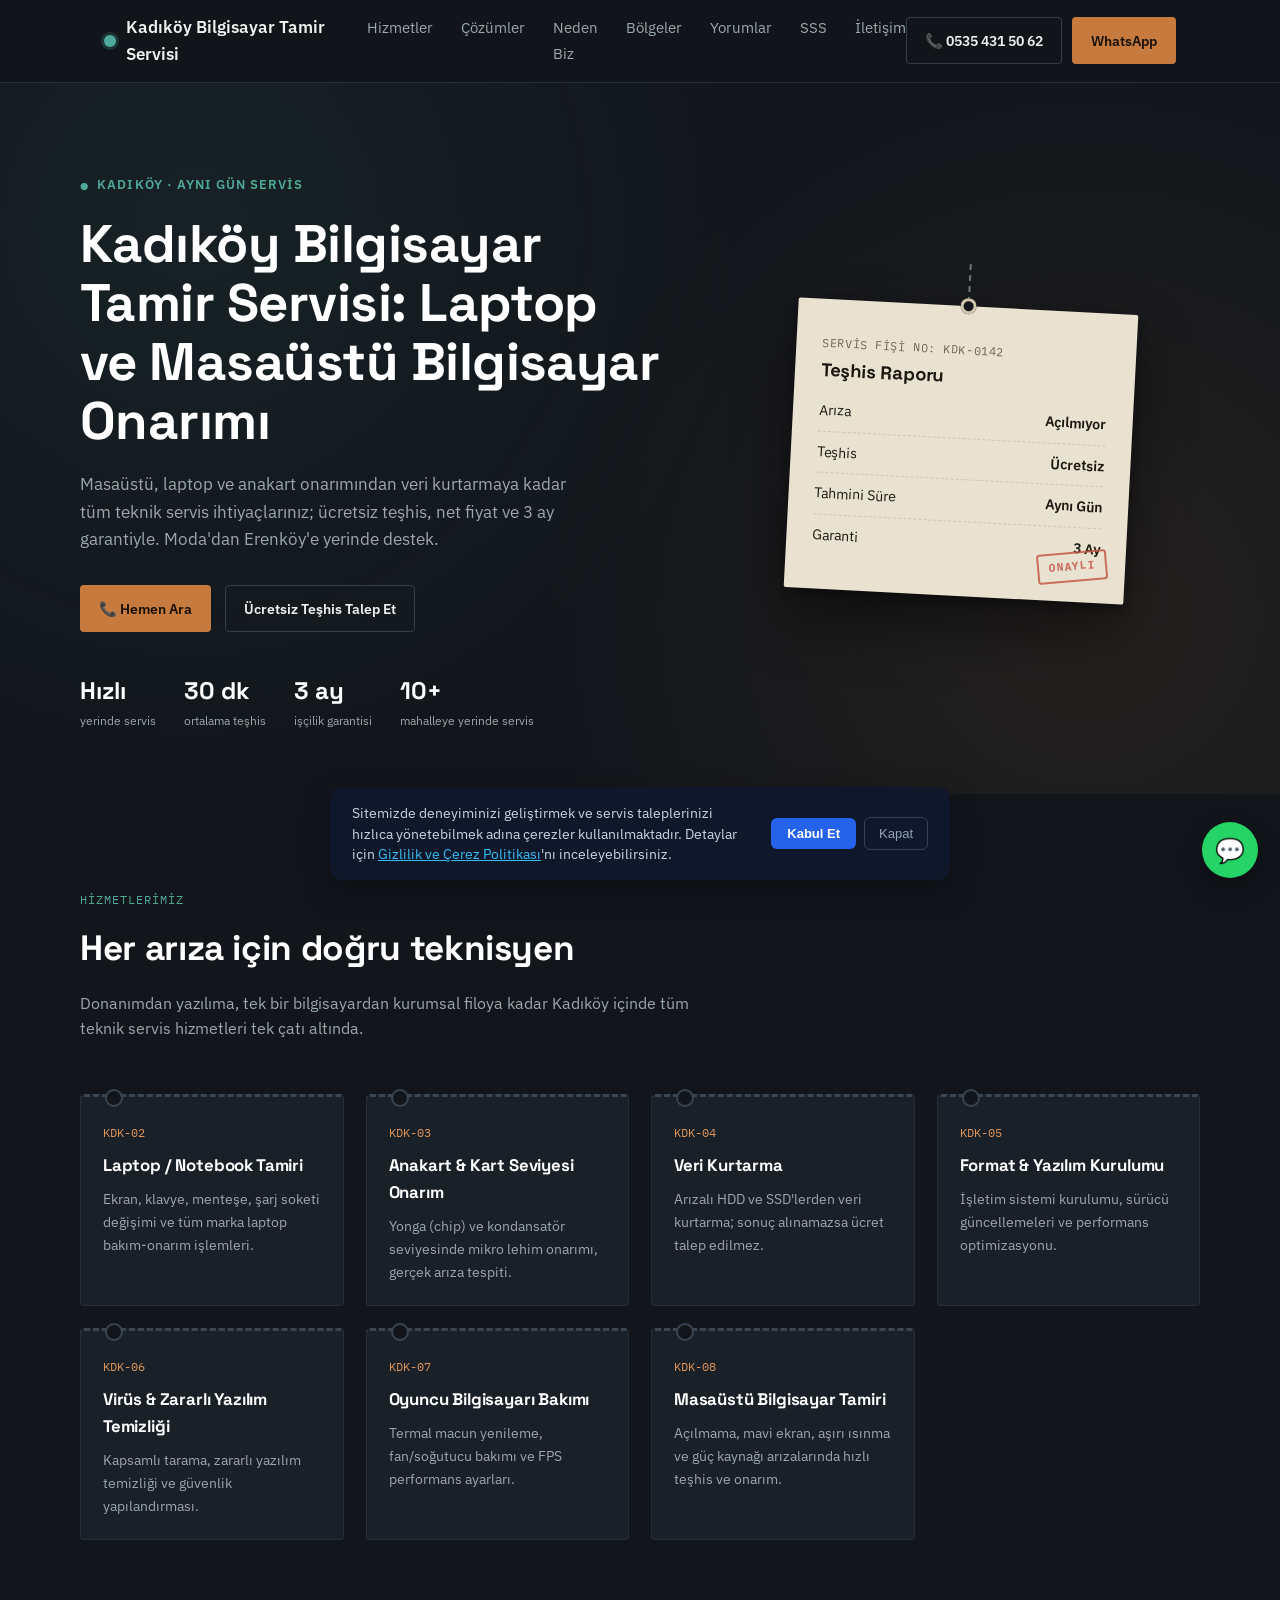
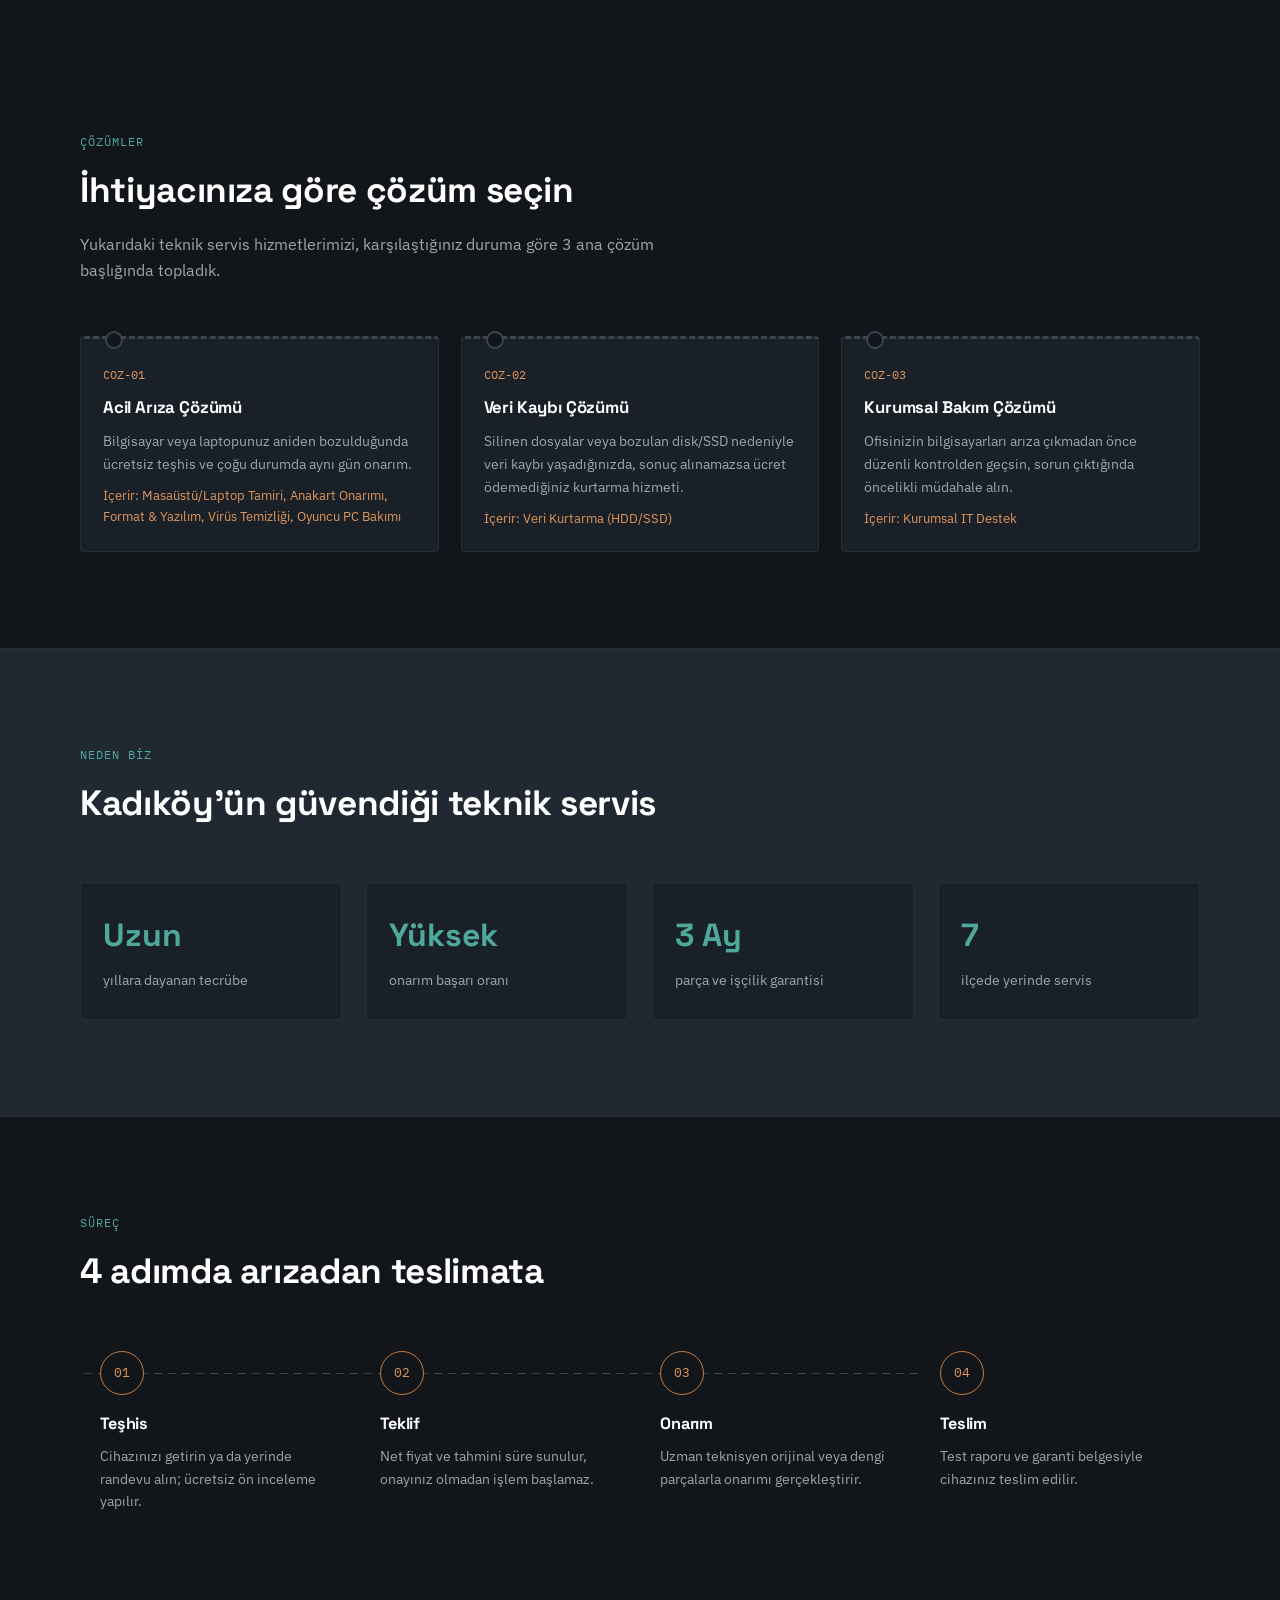
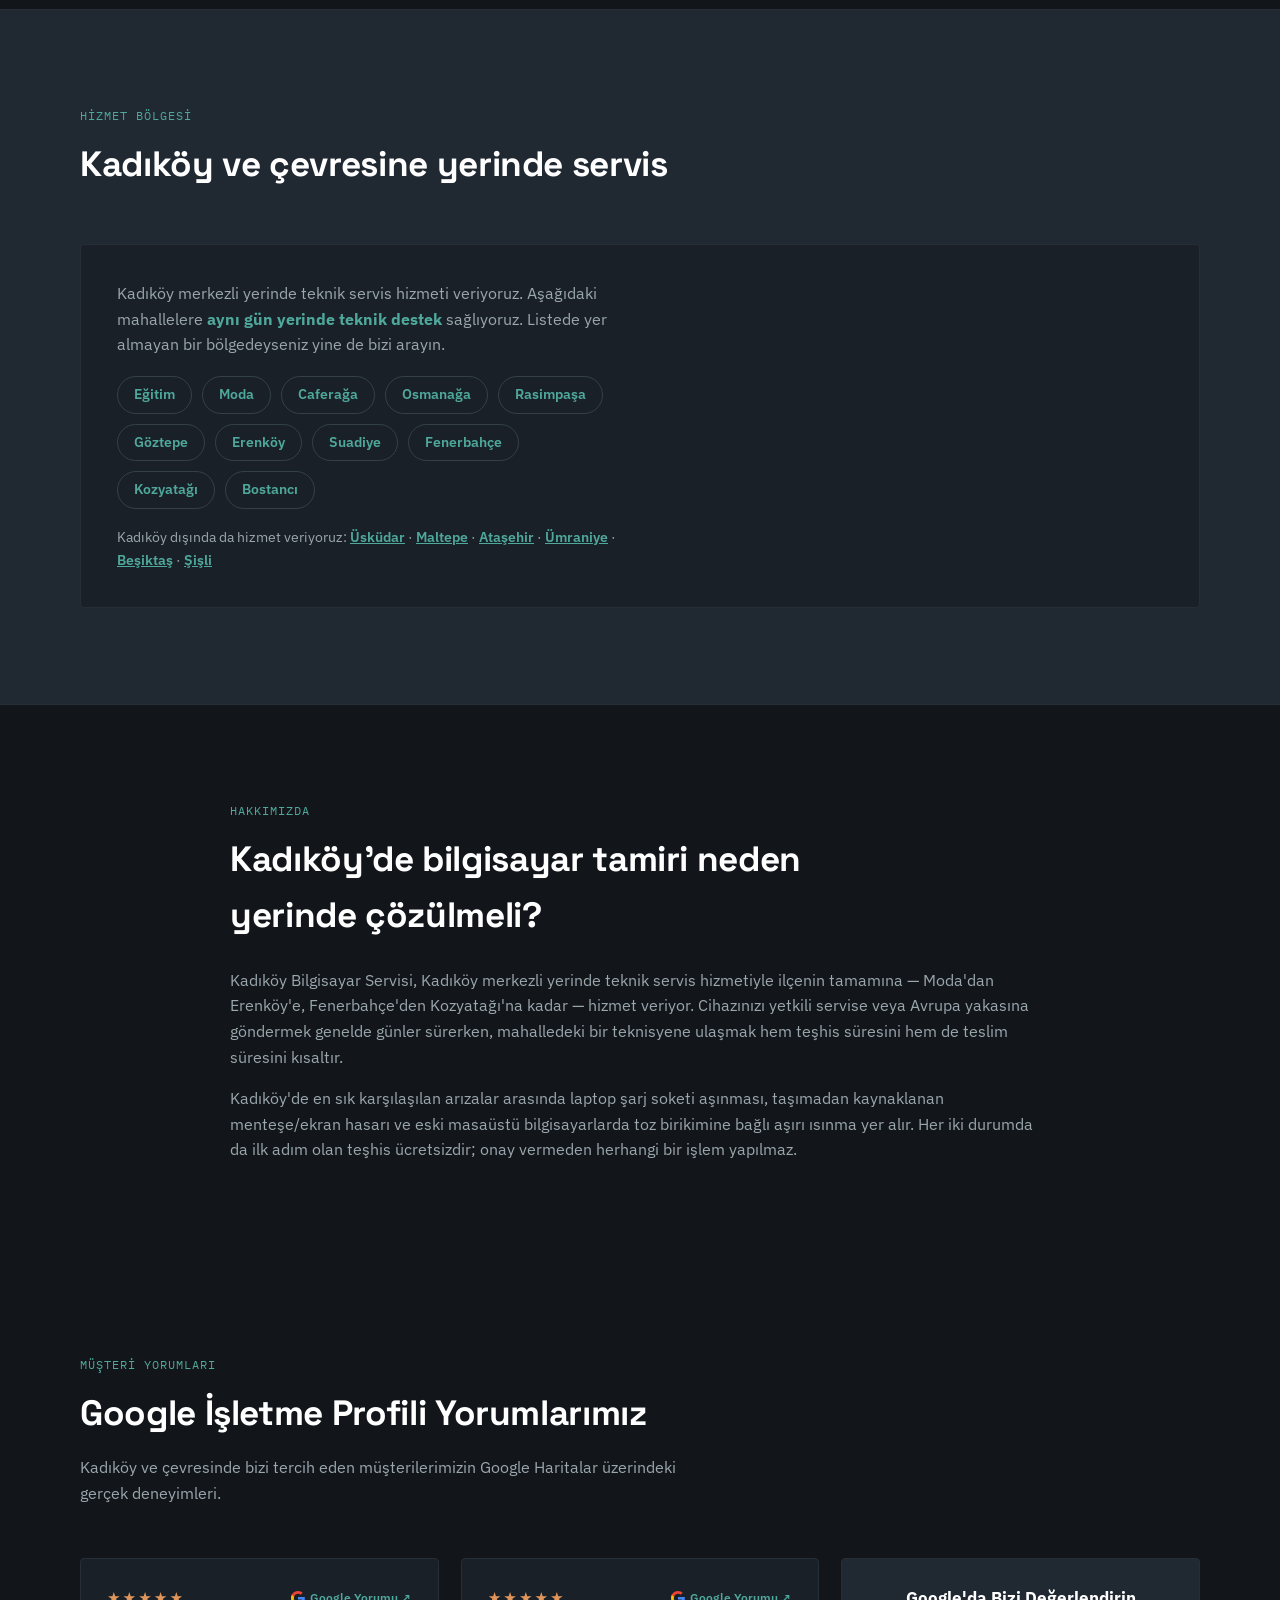
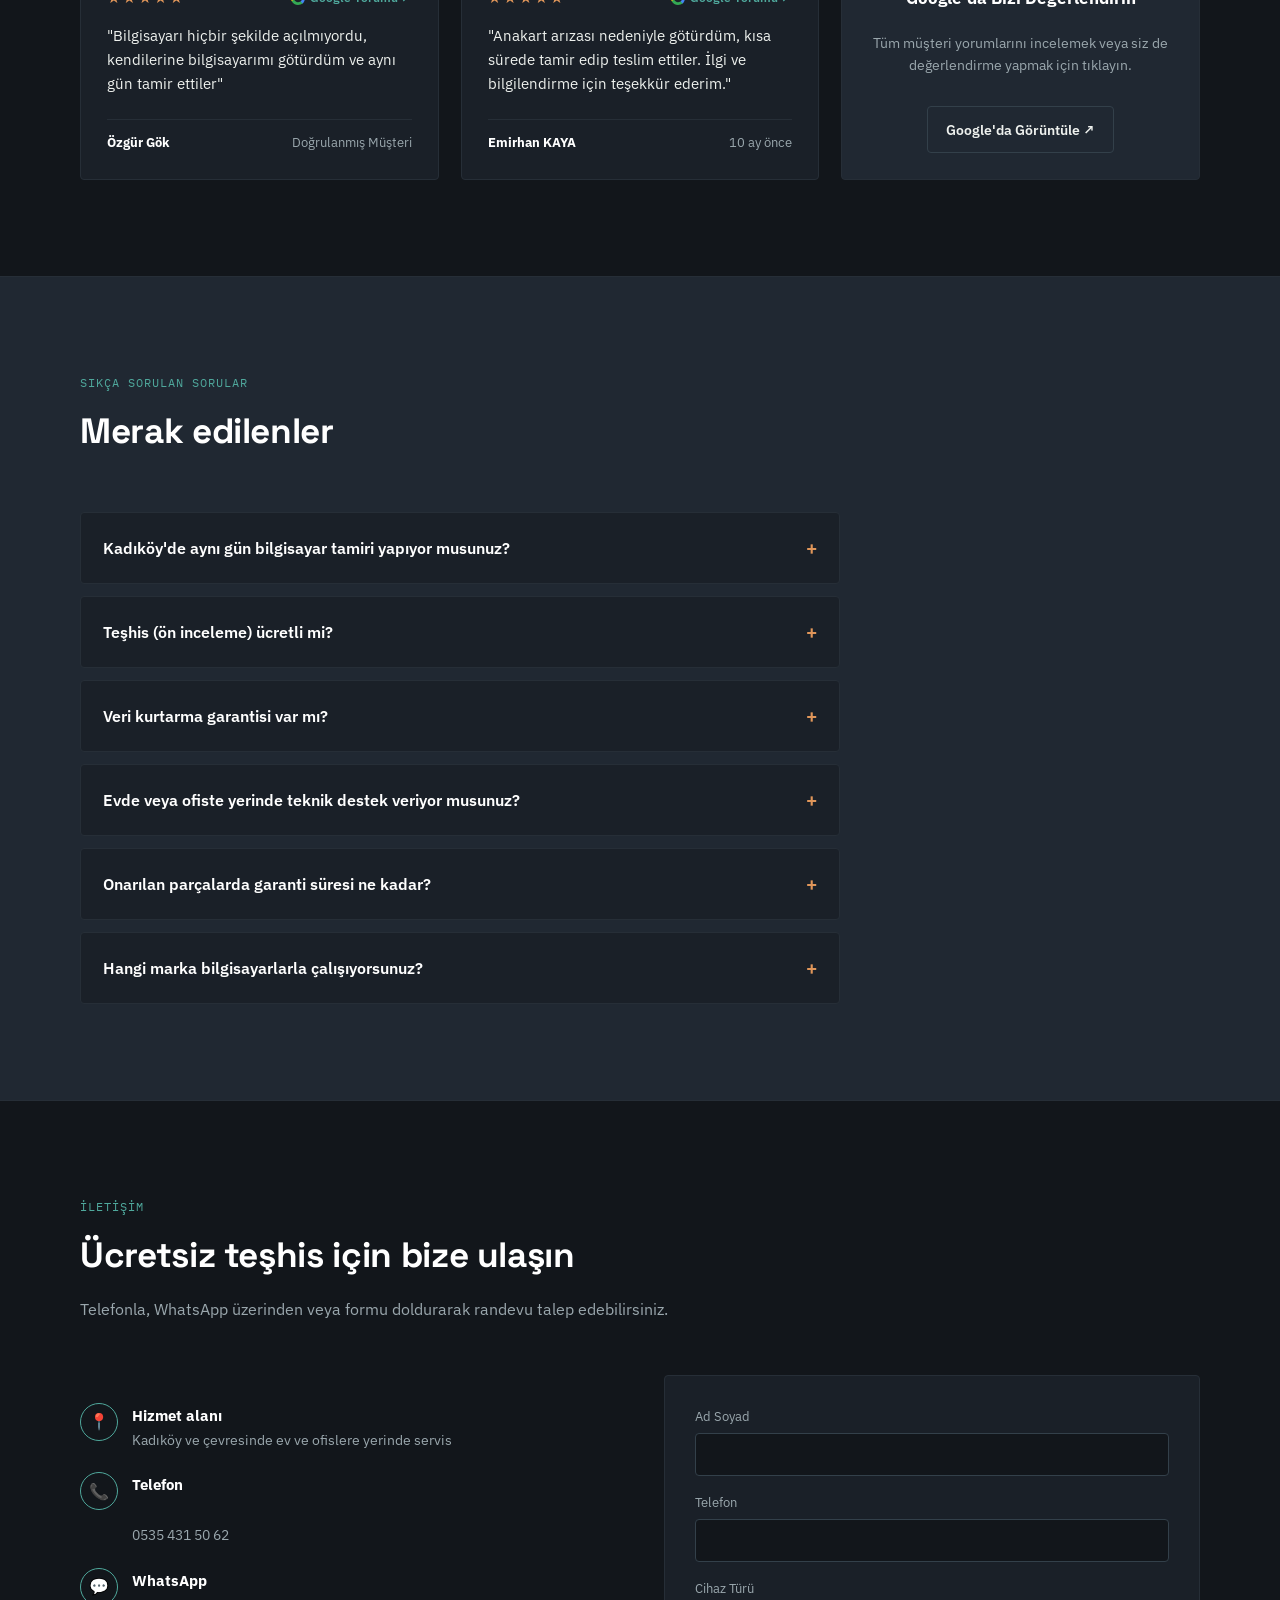
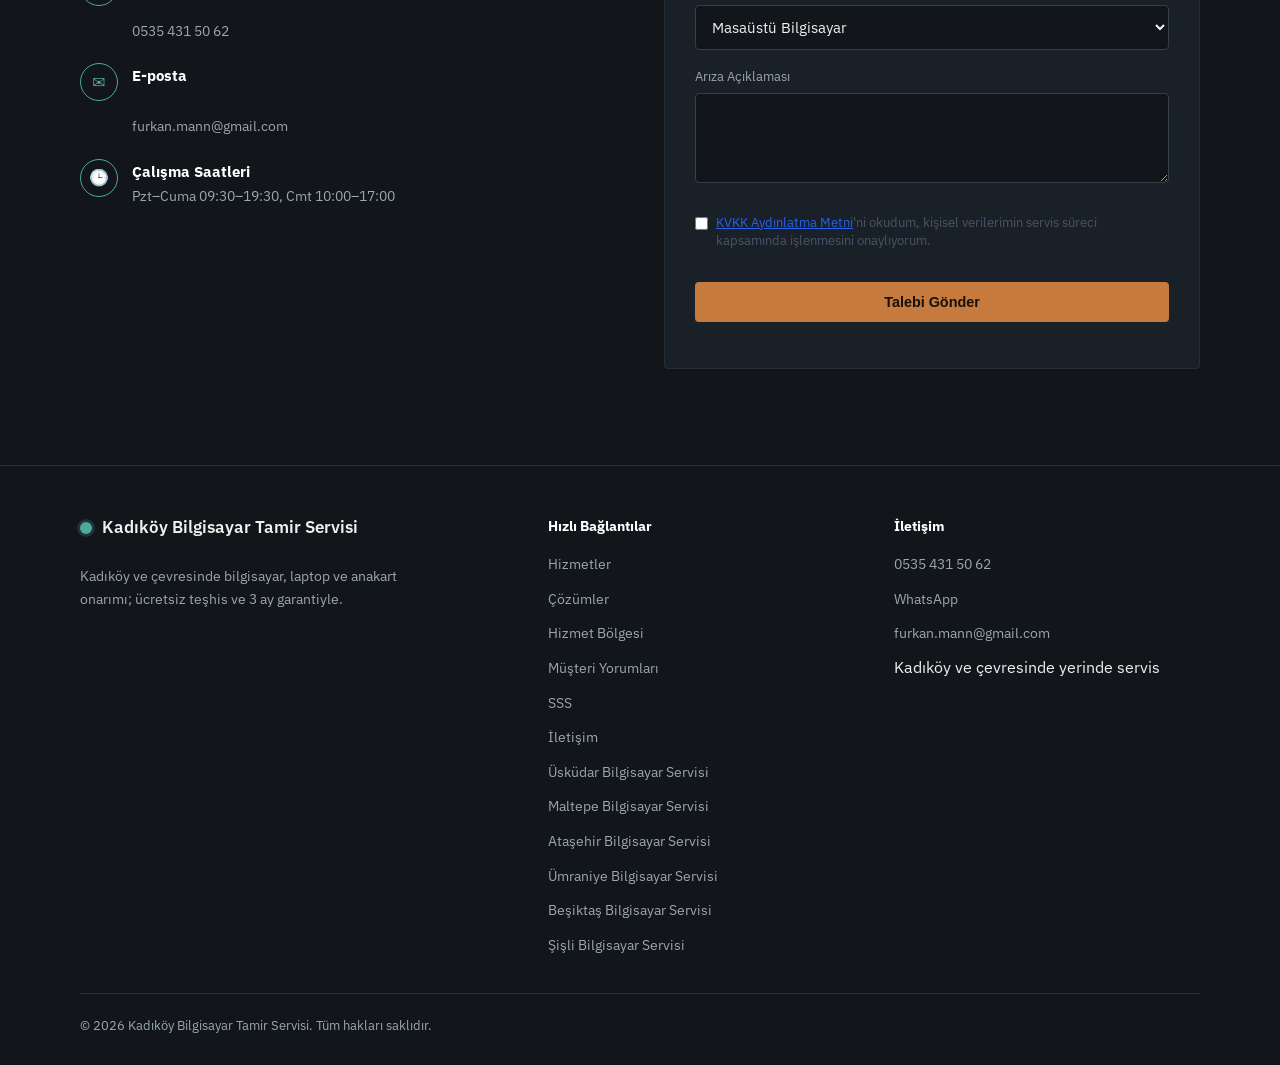
<file: index.html>
<!DOCTYPE html>
<html lang="tr">
<head>
<meta charset="UTF-8">
<meta name="viewport" content="width=device-width, initial-scale=1.0">
<title>Kadıköy Bilgisayar Tamir Servisi | Laptop ve Masaüstü Bilgisayar Onarımı</title>
<meta name="description" content="Kadıköy bilgisayar tamir servisi olarak laptop, masaüstü bilgisayar, anakart ve veri kurtarma hizmetlerini ev ve ofislere yerinde sunuyoruz. Ücretsiz teşhis, net fiyat ve 3 ay işçilik garantisi.">
<meta name="keywords" content="kadıköy bilgisayar servisi, kadıköy bilgisayar tamiri, kadıköy laptop tamiri, kadıköy notebook tamiri, kadıköy anakart tamiri, kadıköy veri kurtarma, kadıköy bilgisayar bakımı, kadıköy yerinde bilgisayar servisi, moda bilgisayar tamircisi, göztepe bilgisayar servisi">
<meta name="author" content="Kadıköy Bilgisayar Servisi">
<meta name="robots" content="index, follow, max-image-preview:large">
<link rel="canonical" href="https://bilgisayarservisi.site/">
<meta property="og:type" content="website">
<meta property="og:title" content="Kadıköy Bilgisayar Tamir Servisi | Laptop ve Masaüstü Bilgisayar Onarımı">
<meta property="og:description" content="Kadıköy'de bilgisayar, laptop ve anakart tamiri. Ücretsiz teşhis, aynı gün teslim, 3 ay garanti.">
<meta property="og:url" content="https://bilgisayarservisi.site/">
<meta property="og:locale" content="tr_TR">
<meta property="og:image" content="https://bilgisayarservisi.site/assets/og-image.png">
<meta property="og:image:width" content="1200">
<meta property="og:image:height" content="630">
<meta property="og:image:alt" content="Kadıköy Bilgisayar Servisi — Aynı gün bilgisayar ve laptop tamiri">
<meta name="twitter:image" content="https://bilgisayarservisi.site/assets/og-image.png">
<meta property="og:site_name" content="Kadıköy Bilgisayar Servisi">
<meta name="twitter:card" content="summary_large_image">
<meta name="twitter:title" content="Kadıköy Bilgisayar Tamir Servisi | Laptop ve Masaüstü Bilgisayar Onarımı">
<meta name="twitter:description" content="Ücretsiz teşhis, aynı gün teslim, 3 ay garanti. Kadıköy ve çevresine yerinde servis.">
<link rel="icon" href="data:image/svg+xml,%3Csvg xmlns='http://www.w3.org/2000/svg' viewBox='0 0 100 100'%3E%3Crect width='100' height='100' rx='20' fill='%2312161b'/%3E%3Ccircle cx='50' cy='42' r='20' fill='none' stroke='%23c67a3d' stroke-width='6'/%3E%3Cline x1='50' y1='62' x2='50' y2='80' stroke='%234fa89c' stroke-width='6'/%3E%3C/svg%3E">

<link rel="dns-prefetch" href="https://formsubmit.co">
<!-- Performans Optimizasyonu: Google Fonts Oluşturma Engelleme (Render-Blocking) Çözümü -->
<link rel="preconnect" href="https://fonts.googleapis.com">
<link rel="preconnect" href="https://fonts.gstatic.com" crossorigin>
<link rel="preload" href="https://fonts.googleapis.com/css2?family=IBM+Plex+Mono:wght@500&family=IBM+Plex+Sans:wght@400;600&family=Space+Grotesk:wght@600;700&display=swap" as="style" onload="this.onload=null;this.rel='stylesheet'">
<noscript>
    <link href="https://fonts.googleapis.com/css2?family=IBM+Plex+Mono:wght@500&family=IBM+Plex+Sans:wght@400;600&family=Space+Grotesk:wght@600;700&display=swap" rel="stylesheet">
</noscript>

<script type="application/ld+json">
{"@context":"https://schema.org","@type":"LocalBusiness","name":"Kadıköy Bilgisayar Tamir Servisi","alternateName":"Kadıköy Bilgisayar Tamiri","url":"https://bilgisayarservisi.site/","telephone":"+905354315062","email":"furkan.mann@gmail.com","priceRange":"₺₺","image":"https://bilgisayarservisi.site/assets/og-image.png","openingHoursSpecification":[{"@type":"OpeningHoursSpecification","dayOfWeek":["Monday","Tuesday","Wednesday","Thursday","Friday"],"opens":"09:30","closes":"19:30"},{"@type":"OpeningHoursSpecification","dayOfWeek":["Saturday"],"opens":"10:00","closes":"17:00"}],"areaServed":[{"@type":"Place","name":"Eğitim"},{"@type":"Place","name":"Üsküdar"},{"@type":"Place","name":"Maltepe"},{"@type":"Place","name":"Ataşehir"},{"@type":"Place","name":"Ümraniye"},{"@type":"Place","name":"Beşiktaş"},{"@type":"Place","name":"Şişli"},{"@type":"Place","name":"Moda"},{"@type":"Place","name":"Caferağa"},{"@type":"Place","name":"Osmanağa"},{"@type":"Place","name":"Rasimpaşa"},{"@type":"Place","name":"Göztepe"},{"@type":"Place","name":"Erenköy"},{"@type":"Place","name":"Suadiye"},{"@type":"Place","name":"Fenerbahçe"},{"@type":"Place","name":"Kozyatağı"},{"@type":"Place","name":"Bostancı"}]}
</script>

<script type="application/ld+json">
{"@context":"https://schema.org","@type":"FAQPage","mainEntity":[{"@type":"Question","name":"Kadıköy'de aynı gün bilgisayar tamiri yapıyor musunuz?","acceptedAnswer":{"@type":"Answer","text":"Evet. Arıza teşhisi genellikle 30 dakika içinde tamamlanır; parça stoktaysa çoğu laptop ve masaüstü onarımı aynı gün içinde teslim edilir. Anakart seviyesi tamir ve parça temini gereken durumlarda süre değişebilir."}},{"@type":"Question","name":"Teşhis (ön inceleme) ücretli mi?","acceptedAnswer":{"@type":"Answer","text":"İlk teşhis ücretsizdir. Arızayı tespit ettikten sonra net fiyat teklifi sunulur, onay vermeden herhangi bir işlem yapılmaz."}},{"@type":"Question","name":"Veri kurtarma garantisi var mı?","acceptedAnswer":{"@type":"Answer","text":"Bozuk disk veya SSD üzerinden veri kurtarma başarı oranı arızanın türüne göre değişir. Ön inceleme sonrası kurtarılabilecek veri hakkında net bilgi verilir; veri kurtarılamazsa kurtarma ücreti alınmaz."}},{"@type":"Question","name":"Evde veya ofiste yerinde teknik destek veriyor musunuz?","acceptedAnswer":{"@type":"Answer","text":"Evet, Kadıköy, Üsküdar, Maltepe, Ataşehir, Ümraniye, Beşiktaş ve Şişli'nin çeşitli mahallelerine yerinde teknik destek sağlanmaktadır; İstanbul'un iki yakasında da hizmet veriyoruz."}},{"@type":"Question","name":"Onarılan parçalarda garanti süresi ne kadar?","acceptedAnswer":{"@type":"Answer","text":"Değişen parçalar ve yapılan işçilik 3 ay garanti kapsamındadır. Garanti belgesi teslimat sırasında verilir."}},{"@type":"Question","name":"Hangi marka bilgisayarlarla çalışıyorsunuz?","acceptedAnswer":{"@type":"Answer","text":"Apple (MacBook), Asus, Lenovo, HP, Dell, Casper, Monster, MSI ve Acer dahil olmak üzere hemen hemen tüm marka masaüstü ve laptop modellerine servis verilmektedir."}}]}
</script>

<style>
:root{--graphite:#12161b;--panel:#1a2028;--panel-2:#202832;--paper:#e9e2d0;--paper-line:#cfc6ab;--copper:#c67a3d;--copper-bright:#e0965a;--teal:#4fa89c;--text:#eef1ee;--text-muted:#9aa7ad;--ink:#1b1710;--danger:#c65a4a;--radius:4px;--max:1120px}
*{box-sizing:border-box;margin:0;padding:0}html{scroll-behavior:smooth}
body{background:var(--graphite);color:var(--text);font-family:'IBM Plex Sans',system-ui,sans-serif;line-height:1.6;-webkit-font-smoothing:antialiased}
@media (prefers-reduced-motion:reduce){html{scroll-behavior:auto}*{animation-duration:.001ms!important;transition-duration:.001ms!important}}
h1,h2,h3,.mono{font-family:'Space Grotesk',sans-serif;letter-spacing:-.01em}.label,.tag-serial,.stamp,.price{font-family:'IBM Plex Mono',monospace}
a{color:inherit}img{max-width:100%;display:block}section{padding:96px 24px}.wrap{max-width:var(--max);margin:0 auto}
:focus-visible{outline:3px solid var(--teal);outline-offset:3px}
header.site-header{position:sticky;top:0;z-index:50;background:rgba(18,22,27,.92);backdrop-filter:blur(8px);border-bottom:1px solid #262e37}
.nav{max-width:var(--max);margin:0 auto;display:flex;align-items:center;justify-content:space-between;padding:14px 24px}
.logo{display:flex;align-items:center;gap:10px;font-size:1.05rem;font-weight:600;color:var(--text);text-decoration:none}
.logo .dot{width:12px;height:12px;border-radius:50%;background:var(--teal);box-shadow:0 0 0 3px rgba(79,168,156,.2);flex-shrink:0}
.nav-links{display:flex;gap:28px;list-style:none}.nav-links a{font-size:.92rem;color:var(--text-muted);text-decoration:none;transition:color .15s ease}
.nav-links a:hover{color:var(--copper-bright)}.mobile-cta-item{display:none}.nav-cta{display:flex;gap:10px;align-items:center}
.btn{display:inline-flex;align-items:center;gap:8px;padding:11px 18px;border-radius:var(--radius);font-size:.9rem;font-weight:600;text-decoration:none;border:1px solid transparent;cursor:pointer;transition:transform .15s ease,box-shadow .15s ease,background .15s ease;white-space:nowrap}
.btn:hover{transform:translateY(-1px)}.btn-primary{background:var(--copper);color:#181008}
.btn-primary:hover{background:var(--copper-bright);box-shadow:0 6px 18px rgba(198,122,61,.35)}.btn-ghost{border-color:#33404a;color:var(--text)}
.btn-ghost:hover{border-color:var(--teal);color:var(--teal)}.btn-block{width:100%;justify-content:center}
.nav-toggle{display:none;background:none;border:1px solid #33404a;border-radius:var(--radius);color:var(--text);width:40px;height:40px;font-size:1.2rem}
.hero{padding:88px 24px 64px;position:relative;overflow:hidden;background:radial-gradient(circle at 15% 20%,rgba(79,168,156,.08),transparent 45%),radial-gradient(circle at 85% 75%,rgba(198,122,61,.10),transparent 45%)}
.hero-grid{max-width:var(--max);margin:0 auto;display:grid;grid-template-columns:1.1fr .9fr;gap:56px;align-items:center}
.eyebrow{display:inline-flex;align-items:center;gap:8px;color:var(--teal);font-size:.8rem;letter-spacing:.08em;text-transform:uppercase;margin-bottom:18px;font-weight:600}
.eyebrow::before{content:"●";font-size:.6rem}h1{font-size:clamp(2.1rem,4.2vw,3.3rem);line-height:1.12;font-weight:700;color:#fff;margin-bottom:20px}
h1 .accent{color:var(--copper-bright)}.hero p.lead{color:var(--text-muted);font-size:1.08rem;max-width:520px;margin-bottom:32px}
.hero-actions{display:flex;gap:14px;flex-wrap:wrap;margin-bottom:40px}.trust-row{display:flex;gap:28px;flex-wrap:wrap}.trust-item{display:flex;flex-direction:column}
.trust-item strong{font-family:'Space Grotesk';font-size:1.5rem;color:#fff}.trust-item span{font-size:.78rem;color:var(--text-muted)}
.ticket-stub{position:relative;justify-self:center;background:var(--paper);color:var(--ink);width:min(340px,100%);padding:30px 26px 34px;border-radius:2px;transform:rotate(3deg);box-shadow:0 30px 60px rgba(0,0,0,.45),0 4px 10px rgba(0,0,0,.3)}
.ticket-stub::before{content:"";position:absolute;left:50%;top:-42px;transform:translateX(-50%);width:2px;height:44px;background:repeating-linear-gradient(180deg,#6b7680 0 6px,transparent 6px 11px)}
.ticket-hole{position:absolute;left:50%;top:-8px;transform:translateX(-50%);width:16px;height:16px;border-radius:50%;background:var(--graphite);box-shadow:inset 0 0 0 3px var(--paper-line)}
.ticket-stub .tag-serial{font-size:.72rem;letter-spacing:.05em;color:#6b6250;margin-bottom:14px}.ticket-stub h3{font-size:1.15rem;margin-bottom:6px;color:var(--ink)}
.ticket-stub .ticket-row{display:flex;justify-content:space-between;padding:9px 0;border-bottom:1px dashed var(--paper-line);font-size:.88rem}
.ticket-stub .ticket-row:last-of-type{border-bottom:none}.ticket-stub .ticket-row span:last-child{font-weight:600}
.stamp{position:absolute;right:18px;bottom:20px;border:2px solid var(--danger);color:var(--danger);padding:4px 10px;border-radius:3px;font-size:.7rem;font-weight:700;letter-spacing:.06em;transform:rotate(-8deg);opacity:.85}
.section-head{max-width:640px;margin-bottom:52px}.section-head .label{color:var(--teal);font-size:.78rem;letter-spacing:.08em;text-transform:uppercase;display:block;margin-bottom:10px}
.section-head h2{font-size:clamp(1.6rem,3vw,2.2rem);color:#fff;margin-bottom:14px}.section-head p{color:var(--text-muted)}
.services-grid{display:grid;grid-template-columns:repeat(auto-fit,minmax(250px,1fr));gap:22px}
.service-tag{position:relative;background:var(--panel);border:1px solid #262e37;border-top:3px dashed #3a4552;border-radius:var(--radius);padding:26px 22px 22px;transition:transform .18s ease,border-color .18s ease}
.service-tag:hover{transform:translateY(-4px) rotate(-.4deg);border-top-color:var(--copper)}.service-tag::before{content:"";position:absolute;top:-8px;left:24px;width:14px;height:14px;border-radius:50%;background:var(--graphite);border:2px solid #3a4552}
.service-tag .tag-serial{color:var(--copper-bright);font-size:.75rem;margin-bottom:10px;display:block}.service-tag h3{font-size:1.05rem;color:#fff;margin-bottom:8px}
.service-tag p{color:var(--text-muted);font-size:.9rem}.why-grid{display:grid;grid-template-columns:repeat(4,1fr);gap:24px}
.why-card{background:var(--panel);border:1px solid #262e37;border-radius:var(--radius);padding:26px 22px;text-align:left}
.why-card strong{font-family:'Space Grotesk';font-size:2rem;color:var(--teal);display:block;margin-bottom:6px}.why-card span{color:var(--text-muted);font-size:.88rem}
.process-row{display:grid;grid-template-columns:repeat(4,1fr);gap:0;position:relative}.process-step{padding:0 20px;position:relative}
.process-step:not(:last-child)::after{content:"";position:absolute;top:22px;right:-4px;width:100%;height:1px;background:repeating-linear-gradient(90deg,#3a4552 0 8px,transparent 8px 14px)}
.process-num{font-family:'IBM Plex Mono';font-size:.8rem;color:var(--copper-bright);width:44px;height:44px;border:1px solid var(--copper);border-radius:50%;display:flex;align-items:center;justify-content:center;margin-bottom:16px;background:var(--graphite);position:relative;z-index:1}
.process-step h3{font-size:1.02rem;color:#fff;margin-bottom:8px}.process-step p{color:var(--text-muted);font-size:.88rem}
.areas-panel{background:var(--panel);border:1px solid #262e37;border-radius:var(--radius);padding:36px;display:grid;grid-template-columns:1fr 1fr;gap:40px;align-items:center}
.area-chip-list{display:flex;flex-wrap:wrap;gap:10px}.area-chip{border:1px solid #33404a;border-radius:99px;padding:7px 16px;font-size:.85rem;color:var(--text-muted)}
.area-chip strong{color:var(--teal);font-weight:600}.testi-grid{display:grid;grid-template-columns:repeat(auto-fit,minmax(300px,1fr));gap:22px}
.testi-card{background:var(--panel);border:1px solid #262e37;border-radius:var(--radius);padding:26px;display:flex;flex-direction:column;gap:14px;text-decoration:none;transition:transform .18s ease,border-color .18s ease}
.testi-card:hover{transform:translateY(-3px);border-color:#3a4552}.stars{color:var(--copper-bright);letter-spacing:2px;font-size:.95rem}
.testi-card p.quote{color:var(--text);font-size:.94rem;flex-grow:1}.testi-who{display:flex;justify-content:space-between;align-items:center;font-size:.84rem;color:var(--text-muted);border-top:1px solid #262e37;padding-top:12px}
.faq-list{display:flex;flex-direction:column;gap:12px;max-width:760px}.faq-item{background:var(--panel);border:1px solid #262e37;border-radius:var(--radius);overflow:hidden}
.faq-q{width:100%;text-align:left;background:none;border:none;color:#fff;padding:20px 22px;font-size:1rem;font-weight:600;cursor:pointer;display:flex;justify-content:space-between;align-items:center;gap:16px;font-family:'IBM Plex Sans'}
.faq-q .plus{font-family:'IBM Plex Mono';color:var(--copper-bright);font-size:1.2rem;transition:transform .2s ease;flex-shrink:0}
.faq-item[data-open="true"] .faq-q .plus{transform:rotate(45deg)}.faq-a{max-height:0;overflow:hidden;transition:max-height .25s ease}.faq-a p{padding:0 22px 20px;color:var(--text-muted);font-size:.92rem}
.contact-grid{display:grid;grid-template-columns:1fr 1fr;gap:48px;align-items:start}.contact-info-list{display:flex;flex-direction:column;gap:20px;margin:28px 0}.contact-info-item{display:flex;gap:14px}
.contact-icon{width:38px;height:38px;border-radius:50%;border:1px solid var(--teal);color:var(--teal);display:flex;align-items:center;justify-content:center;flex-shrink:0;font-size:1rem}
.contact-info-item strong{display:block;color:#fff;font-size:.95rem}.contact-info-item span,.contact-info-item a{color:var(--text-muted);font-size:.9rem;text-decoration:none}
.map-frame{border:1px solid #262e37;border-radius:var(--radius);overflow:hidden;height:280px}.map-frame iframe{width:100%;height:100%;border:0;filter:grayscale(.3) invert(.92) contrast(.9)}
form.contact-form{background:var(--panel);border:1px solid #262e37;border-radius:var(--radius);padding:30px;display:flex;flex-direction:column;gap:16px}
.form-row{display:flex;flex-direction:column;gap:6px}.form-row label{font-size:.82rem;color:var(--text-muted)}.form-row input,.form-row select,.form-row textarea{background:var(--graphite);border:1px solid #33404a;border-radius:var(--radius);padding:11px 12px;color:var(--text);font-family:inherit;font-size:.92rem}
.form-row textarea{resize:vertical;min-height:90px}.form-note{font-size:.78rem;color:var(--text-muted)}
footer{border-top:1px solid #262e37;padding:48px 24px 28px}.footer-grid{display:grid;grid-template-columns:1.4fr 1fr 1fr;gap:40px;margin-bottom:36px}
.footer-grid h4{color:#fff;font-size:.9rem;margin-bottom:14px}.footer-grid ul{list-style:none;display:flex;flex-direction:column;gap:9px}.footer-grid ul a{color:var(--text-muted);text-decoration:none;font-size:.88rem}
.footer-grid ul a:hover{color:var(--teal)}.footer-bottom{display:flex;justify-content:space-between;align-items:center;flex-wrap:wrap;gap:12px;border-top:1px solid #262e37;padding-top:22px;font-size:.8rem;color:var(--text-muted)}
.float-wa{position:fixed;bottom:22px;right:22px;z-index:60;width:56px;height:56px;border-radius:50%;background:#25D366;color:#0b1a10;display:flex;align-items:center;justify-content:center;box-shadow:0 10px 24px rgba(0,0,0,.4);text-decoration:none;font-size:1.5rem}
.custom-cookie-banner{position:fixed;bottom:20px;left:50%;transform:translateX(-50%);width:92%;max-width:620px;background:#0f172a;color:#f8fafc;padding:16px 22px;border-radius:12px;box-shadow:0 12px 30px rgba(0,0,0,.35);z-index:99999;font-family:inherit;font-size:13.5px;display:none;box-sizing:border-box}
.custom-cookie-content{display:flex;align-items:center;justify-content:space-between;gap:16px;flex-wrap:wrap}.custom-cookie-content p{margin:0;flex:1 1 280px;line-height:1.5;color:#cbd5e1}.custom-cookie-content a{color:#38bdf8;text-decoration:underline;cursor:pointer}
.custom-cookie-actions{display:flex;gap:8px;align-items:center}.btn-cookie-agree{background:#2563eb;color:#fff;border:none;padding:8px 16px;border-radius:6px;font-size:13px;font-weight:600;cursor:pointer;transition:background .2s ease}
.btn-cookie-agree:hover{background:#1d4ed8}.btn-cookie-dismiss{background:transparent;color:#94a3b8;border:1px solid #334155;padding:8px 14px;border-radius:6px;font-size:13px;cursor:pointer;transition:all .2s ease}.btn-cookie-dismiss:hover{color:#fff;border-color:#64748b}
.custom-legal-modal{position:fixed;inset:0;z-index:100000;display:none;align-items:center;justify-content:center;padding:16px;box-sizing:border-box}.custom-legal-overlay{position:absolute;inset:0;background:rgba(15,23,42,.7);backdrop-filter:blur(4px)}
.custom-legal-card{position:relative;background:#fff;color:#1e293b;width:100%;max-width:650px;max-height:85vh;border-radius:14px;display:flex;flex-direction:column;box-shadow:0 25px 50px -12px rgba(0,0,0,.25);z-index:1;overflow:hidden}
.custom-legal-header{display:flex;justify-content:space-between;align-items:center;padding:16px 24px;border-bottom:1px solid #e2e8f0;background:#f8fafc}.custom-legal-header h3{margin:0;font-size:17px;font-weight:700;color:#0f172a}
.custom-legal-close{background:none;border:none;font-size:26px;line-height:1;color:#64748b;cursor:pointer;padding:4px}.custom-legal-close:hover{color:#0f172a}.custom-legal-body{padding:24px;overflow-y:auto;font-size:14px;line-height:1.65;color:#334155}
.custom-legal-body h4{margin:16px 0 6px 0;font-size:15px;color:#0f172a}.custom-legal-body ul{margin:8px 0;padding-left:20px}.custom-legal-body li{margin-bottom:4px}
.kvkk-form-checkbox{margin:15px 0;font-size:13px;display:flex;align-items:flex-start;gap:8px;text-align:left}.kvkk-form-checkbox input{margin-top:3px;cursor:pointer;accent-color:#2563eb}.kvkk-form-checkbox label{color:#475569;line-height:1.45;cursor:pointer}.kvkk-form-checkbox a{color:#2563eb;text-decoration:underline}
@media (max-width:900px){.hero-grid{grid-template-columns:1fr}.ticket-stub{margin-top:24px}.why-grid{grid-template-columns:repeat(2,1fr)}.process-row{grid-template-columns:1fr;gap:32px}.process-step::after{display:none}.areas-panel{grid-template-columns:1fr}.testi-grid{grid-template-columns:1fr}.contact-grid{grid-template-columns:1fr}.footer-grid{grid-template-columns:1fr;gap:26px}}
@media (max-width:700px){.nav-links{display:none}.nav-toggle{display:block}.nav-cta{display:none}.mobile-cta-item{display:block;margin-top:6px}section{padding:64px 20px}}
</style>
</head>
<body>
<header class="site-header">
  <nav class="nav">
    <a href="#anasayfa" class="logo"><span class="dot"></span> Kadıköy Bilgisayar Tamir Servisi</a>
    <ul class="nav-links">
      <li><a href="#hizmetler">Hizmetler</a></li>
      <li><a href="#cozumler">Çözümler</a></li>
      <li><a href="#neden-biz">Neden Biz</a></li>
      <li><a href="#bolgeler">Bölgeler</a></li>
      <li><a href="#yorumlar">Yorumlar</a></li>
      <li><a href="#sss">SSS</a></li>
      <li><a href="#iletisim">İletişim</a></li>
      <li class="mobile-cta-item"><a href="tel:+905354315062" class="btn btn-ghost btn-block">📞 0535 431 50 62</a></li>
      <li class="mobile-cta-item"><a href="https://wa.me/905354315062" class="btn btn-primary btn-block">WhatsApp</a></li>
    </ul>
    <div class="nav-cta">
      <a href="tel:+905354315062" class="btn btn-ghost">📞 0535 431 50 62</a>
      <a href="https://wa.me/905354315062" class="btn btn-primary">WhatsApp</a>
    </div>
    <button class="nav-toggle" id="navToggle" aria-label="Menüyü aç">☰</button>
  </nav>
</header>

<section class="hero" id="anasayfa">
  <div class="hero-grid">
    <div>
      <span class="eyebrow">Kadıköy · Aynı Gün Servis</span>
      <h1>Kadıköy Bilgisayar Tamir Servisi: Laptop ve Masaüstü Bilgisayar Onarımı</h1>
      <p class="lead">Masaüstü, laptop ve anakart onarımından veri kurtarmaya kadar tüm teknik servis ihtiyaçlarınız; ücretsiz teşhis, net fiyat ve 3 ay garantiyle. Moda'dan Erenköy'e yerinde destek.</p>
      <div class="hero-actions">
        <a href="tel:+905354315062" class="btn btn-primary">📞 Hemen Ara</a>
        <a href="#iletisim" class="btn btn-ghost">Ücretsiz Teşhis Talep Et</a>
      </div>
      <div class="trust-row">
        <div class="trust-item"><strong>Hızlı</strong><span>yerinde servis</span></div>
        <div class="trust-item"><strong>30 dk</strong><span>ortalama teşhis</span></div>
        <div class="trust-item"><strong>3 ay</strong><span>işçilik garantisi</span></div>
        <div class="trust-item"><strong>10+</strong><span>mahalleye yerinde servis</span></div>
      </div>
    </div>
    <div class="ticket-stub">
      <div class="ticket-hole"></div>
      <span class="tag-serial">SERVİS FİŞİ NO: KDK-0142</span>
      <h3>Teşhis Raporu</h3>
      <div class="ticket-row"><span>Arıza</span><span>Açılmıyor</span></div>
      <div class="ticket-row"><span>Teşhis</span><span>Ücretsiz</span></div>
      <div class="ticket-row"><span>Tahmini Süre</span><span>Aynı Gün</span></div>
      <div class="ticket-row"><span>Garanti</span><span>3 Ay</span></div>
      <span class="stamp">ONAYLI</span>
    </div>
  </div>
</section>

<section id="hizmetler">
  <div class="wrap">
    <div class="section-head">
      <span class="label">Hizmetlerimiz</span>
      <h2>Her arıza için doğru teknisyen</h2>
      <p>Donanımdan yazılıma, tek bir bilgisayardan kurumsal filoya kadar Kadıköy içinde tüm teknik servis hizmetleri tek çatı altında.</p>
    </div>
    <div class="services-grid">
      <article class="service-tag">
        <span class="tag-serial">KDK-02</span>
        <h3>Laptop / Notebook Tamiri</h3>
        <p>Ekran, klavye, menteşe, şarj soketi değişimi ve tüm marka laptop bakım-onarım işlemleri.</p>
      </article>
      <article class="service-tag">
        <span class="tag-serial">KDK-03</span>
        <h3>Anakart & Kart Seviyesi Onarım</h3>
        <p>Yonga (chip) ve kondansatör seviyesinde mikro lehim onarımı, gerçek arıza tespiti.</p>
      </article>
      <article class="service-tag">
        <span class="tag-serial">KDK-04</span>
        <h3>Veri Kurtarma</h3>
        <p>Arızalı HDD ve SSD'lerden veri kurtarma; sonuç alınamazsa ücret talep edilmez.</p>
      </article>
      <article class="service-tag">
        <span class="tag-serial">KDK-05</span>
        <h3>Format & Yazılım Kurulumu</h3>
        <p>İşletim sistemi kurulumu, sürücü güncellemeleri ve performans optimizasyonu.</p>
      </article>
      <article class="service-tag">
        <span class="tag-serial">KDK-06</span>
        <h3>Virüs & Zararlı Yazılım Temizliği</h3>
        <p>Kapsamlı tarama, zararlı yazılım temizliği ve güvenlik yapılandırması.</p>
      </article>
      <article class="service-tag">
        <span class="tag-serial">KDK-07</span>
        <h3>Oyuncu Bilgisayarı Bakımı</h3>
        <p>Termal macun yenileme, fan/soğutucu bakımı ve FPS performans ayarları.</p>
      </article>
      <article class="service-tag">
        <span class="tag-serial">KDK-08</span>
        <h3>Masaüstü Bilgisayar Tamiri</h3>
        <p>Açılmama, mavi ekran, aşırı ısınma ve güç kaynağı arızalarında hızlı teşhis ve onarım.</p>
      </article>
    </div>
  </div>
</section>

<section id="cozumler">
  <div class="wrap">
    <div class="section-head">
      <span class="label">Çözümler</span>
      <h2>İhtiyacınıza göre çözüm seçin</h2>
      <p>Yukarıdaki teknik servis hizmetlerimizi, karşılaştığınız duruma göre 3 ana çözüm başlığında topladık.</p>
    </div>
    <div class="services-grid">
      <article class="service-tag">
        <span class="tag-serial">COZ-01</span>
        <h3>Acil Arıza Çözümü</h3>
        <p>Bilgisayar veya laptopunuz aniden bozulduğunda ücretsiz teşhis ve çoğu durumda aynı gün onarım.</p>
        <p style="margin-top:10px; font-size:0.82rem; color:var(--copper-bright);">İçerir: Masaüstü/Laptop Tamiri, Anakart Onarımı, Format &amp; Yazılım, Virüs Temizliği, Oyuncu PC Bakımı</p>
      </article>
      <article class="service-tag">
        <span class="tag-serial">COZ-02</span>
        <h3>Veri Kaybı Çözümü</h3>
        <p>Silinen dosyalar veya bozulan disk/SSD nedeniyle veri kaybı yaşadığınızda, sonuç alınamazsa ücret ödemediğiniz kurtarma hizmeti.</p>
        <p style="margin-top:10px; font-size:0.82rem; color:var(--copper-bright);">İçerir: Veri Kurtarma (HDD/SSD)</p>
      </article>
      <article class="service-tag">
        <span class="tag-serial">COZ-03</span>
        <h3>Kurumsal Bakım Çözümü</h3>
        <p>Ofisinizin bilgisayarları arıza çıkmadan önce düzenli kontrolden geçsin, sorun çıktığında öncelikli müdahale alın.</p>
        <p style="margin-top:10px; font-size:0.82rem; color:var(--copper-bright);">İçerir: Kurumsal IT Destek</p>
      </article>
    </div>
  </div>
</section>

<section id="neden-biz" style="background:var(--panel-2); border-top:1px solid #262e37; border-bottom:1px solid #262e37;">
  <div class="wrap">
    <div class="section-head">
      <span class="label">Neden Biz</span>
      <h2>Kadıköy'ün güvendiği teknik servis</h2>
    </div>
    <div class="why-grid">
      <div class="why-card"><strong>Uzun</strong><span>yıllara dayanan tecrübe</span></div>
      <div class="why-card"><strong>Yüksek</strong><span>onarım başarı oranı</span></div>
      <div class="why-card"><strong>3 Ay</strong><span>parça ve işçilik garantisi</span></div>
      <div class="why-card"><strong>7</strong><span>ilçede yerinde servis</span></div>
    </div>
  </div>
</section>

<section>
  <div class="wrap">
    <div class="section-head">
      <span class="label">Süreç</span>
      <h2>4 adımda arızadan teslimata</h2>
    </div>
    <div class="process-row">
      <div class="process-step">
        <div class="process-num">01</div>
        <h3>Teşhis</h3>
        <p>Cihazınızı getirin ya da yerinde randevu alın; ücretsiz ön inceleme yapılır.</p>
      </div>
      <div class="process-step">
        <div class="process-num">02</div>
        <h3>Teklif</h3>
        <p>Net fiyat ve tahmini süre sunulur, onayınız olmadan işlem başlamaz.</p>
      </div>
      <div class="process-step">
        <div class="process-num">03</div>
        <h3>Onarım</h3>
        <p>Uzman teknisyen orijinal veya dengi parçalarla onarımı gerçekleştirir.</p>
      </div>
      <div class="process-step">
        <div class="process-num">04</div>
        <h3>Teslim</h3>
        <p>Test raporu ve garanti belgesiyle cihazınız teslim edilir.</p>
      </div>
    </div>
  </div>
</section>

<section id="bolgeler" style="background:var(--panel-2); border-top:1px solid #262e37; border-bottom:1px solid #262e37;">
  <div class="wrap">
    <div class="section-head">
      <span class="label">Hizmet Bölgesi</span>
      <h2>Kadıköy ve çevresine yerinde servis</h2>
    </div>
    <div class="areas-panel">
      <div>
        <p style="color:var(--text-muted); margin-bottom:18px;">Kadıköy merkezli yerinde teknik servis hizmeti veriyoruz. Aşağıdaki mahallelere <strong style="color:var(--teal);">aynı gün yerinde teknik destek</strong> sağlıyoruz. Listede yer almayan bir bölgedeyseniz yine de bizi arayın.</p>
        <div class="area-chip-list">
          <span class="area-chip"><strong>Eğitim</strong></span>
          <span class="area-chip"><strong>Moda</strong></span>
          <span class="area-chip"><strong>Caferağa</strong></span>
          <span class="area-chip"><strong>Osmanağa</strong></span>
          <span class="area-chip"><strong>Rasimpaşa</strong></span>
          <span class="area-chip"><strong>Göztepe</strong></span>
          <span class="area-chip"><strong>Erenköy</strong></span>
          <span class="area-chip"><strong>Suadiye</strong></span>
          <span class="area-chip"><strong>Fenerbahçe</strong></span>
          <span class="area-chip"><strong>Kozyatağı</strong></span>
          <span class="area-chip"><strong>Bostancı</strong></span>
        </div>
        <p style="color:var(--text-muted); margin-top:16px; font-size:0.9rem;">Kadıköy dışında da hizmet veriyoruz: <a href="uskudar-bilgisayar-servisi.html" style="color:var(--teal); font-weight:600;">Üsküdar</a> · <a href="maltepe-bilgisayar-servisi.html" style="color:var(--teal); font-weight:600;">Maltepe</a> · <a href="atasehir-bilgisayar-servisi.html" style="color:var(--teal); font-weight:600;">Ataşehir</a> · <a href="umraniye-bilgisayar-servisi.html" style="color:var(--teal); font-weight:600;">Ümraniye</a> · <a href="besiktas-bilgisayar-servisi.html" style="color:var(--teal); font-weight:600;">Beşiktaş</a> · <a href="sisli-bilgisayar-servisi.html" style="color:var(--teal); font-weight:600;">Şişli</a></p>
      </div>
    </div>
  </div>
</section>

<section aria-labelledby="hakkimizda-baslik">
  <div class="wrap" style="max-width:820px;">
    <div class="section-head" style="margin-bottom:24px;">
      <span class="label">Hakkımızda</span>
      <h2 id="hakkimizda-baslik">Kadıköy'de bilgisayar tamiri neden yerinde çözülmeli?</h2>
    </div>
    <p style="color:var(--text-muted); margin-bottom:16px;">Kadıköy Bilgisayar Servisi, Kadıköy merkezli yerinde teknik servis hizmetiyle ilçenin tamamına — Moda'dan Erenköy'e, Fenerbahçe'den Kozyatağı'na kadar — hizmet veriyor. Cihazınızı yetkili servise veya Avrupa yakasına göndermek genelde günler sürerken, mahalledeki bir teknisyene ulaşmak hem teşhis süresini hem de teslim süresini kısaltır.</p>
    <p style="color:var(--text-muted);">Kadıköy'de en sık karşılaşılan arızalar arasında laptop şarj soketi aşınması, taşımadan kaynaklanan menteşe/ekran hasarı ve eski masaüstü bilgisayarlarda toz birikimine bağlı aşırı ısınma yer alır. Her iki durumda da ilk adım olan teşhis ücretsizdir; onay vermeden herhangi bir işlem yapılmaz.</p>
  </div>
</section>

<section id="yorumlar">
  <div class="wrap">
    <div class="section-head">
      <span class="label">Müşteri Yorumları</span>
      <h2>Google İşletme Profili Yorumlarımız</h2>
      <p>Kadıköy ve çevresinde bizi tercih eden müşterilerimizin Google Haritalar üzerindeki gerçek deneyimleri.</p>
    </div>
    <div class="testi-grid">
      <a href="https://maps.google.com/?q=Kad%C4%B1k%C3%B6y+bilgisayar+tamir+servisi" target="_blank" rel="noopener" class="testi-card">
        <div style="display:flex; justify-content:space-between; align-items:center;">
          <span class="stars">★★★★★</span>
          <span style="font-size:0.75rem; color:var(--teal); display:inline-flex; align-items:center; gap:5px; font-weight:600;">
            <svg width="14" height="14" viewBox="0 0 24 24"><path fill="#4285F4" d="M23.745 12.27c0-.7-.06-1.4-.19-2.07H12v4.51h6.6c-.29 1.52-1.14 2.8-2.4 3.67v3.05h3.88c2.27-2.09 3.665-5.17 3.665-9.16z"/><path fill="#34A853" d="M12 24c3.24 0 5.95-1.08 7.93-2.91l-3.88-3.05c-1.08.72-2.45 1.16-4.05 1.16-3.12 0-5.77-2.1-6.72-4.94H1.24v3.15C3.26 21.36 7.34 24 12 24z"/><path fill="#FBBC05" d="M5.28 14.26c-.25-.72-.38-1.49-.38-2.26s.13-1.54.38-2.26V6.59H1.24C.45 8.16 0 9.97 0 12s.45 3.84 1.24 5.41l4.04-3.15z"/><path fill="#EA4335" d="M12 4.75c1.77 0 3.35.61 4.6 1.8l3.42-3.42C17.95 1.19 15.24 0 12 0 7.34 0 3.26 2.64 1.24 6.59l4.04 3.15c.95-2.84 3.6-4.94 6.72-4.94z"/></svg>
            Google Yorumu ↗
          </span>
        </div>
        <p class="quote">"Bilgisayarı hiçbir şekilde açılmıyordu, kendilerine bilgisayarımı götürdüm ve aynı gün tamir ettiler"</p>
        <div class="testi-who"><strong style="color:#fff;">Özgür Gök</strong><span>Doğrulanmış Müşteri</span></div>
      </a>
      <a href="https://maps.google.com/?q=Kad%C4%B1k%C3%B6y+bilgisayar+tamir+servisi" target="_blank" rel="noopener" class="testi-card">
        <div style="display:flex; justify-content:space-between; align-items:center;">
          <span class="stars">★★★★★</span>
          <span style="font-size:0.75rem; color:var(--teal); display:inline-flex; align-items:center; gap:5px; font-weight:600;">
            <svg width="14" height="14" viewBox="0 0 24 24"><path fill="#4285F4" d="M23.745 12.27c0-.7-.06-1.4-.19-2.07H12v4.51h6.6c-.29 1.52-1.14 2.8-2.4 3.67v3.05h3.88c2.27-2.09 3.665-5.17 3.665-9.16z"/><path fill="#34A853" d="M12 24c3.24 0 5.95-1.08 7.93-2.91l-3.88-3.05c-1.08.72-2.45 1.16-4.05 1.16-3.12 0-5.77-2.1-6.72-4.94H1.24v3.15C3.26 21.36 7.34 24 12 24z"/><path fill="#FBBC05" d="M5.28 14.26c-.25-.72-.38-1.49-.38-2.26s.13-1.54.38-2.26V6.59H1.24C.45 8.16 0 9.97 0 12s.45 3.84 1.24 5.41l4.04-3.15z"/><path fill="#EA4335" d="M12 4.75c1.77 0 3.35.61 4.6 1.8l3.42-3.42C17.95 1.19 15.24 0 12 0 7.34 0 3.26 2.64 1.24 6.59l4.04 3.15c.95-2.84 3.6-4.94 6.72-4.94z"/></svg>
            Google Yorumu ↗
          </span>
        </div>
        <p class="quote">"Anakart arızası nedeniyle götürdüm, kısa sürede tamir edip teslim ettiler. İlgi ve bilgilendirme için teşekkür ederim."</p>
        <div class="testi-who"><strong style="color:#fff;">Emirhan KAYA</strong><span>10 ay önce</span></div>
      </a>
      <div class="testi-card" style="align-items:center; justify-content:center; text-align:center; background:var(--panel-2);">
        <strong style="color:#fff; font-size:1.05rem; margin-bottom:6px;">Google'da Bizi Değerlendirin</strong>
        <span style="color:var(--text-muted); font-size:0.86rem; margin-bottom:16px;">Tüm müşteri yorumlarını incelemek veya siz de değerlendirme yapmak için tıklayın.</span>
        <a href="https://maps.google.com/?q=Kad%C4%B1k%C3%B6y+bilgisayar+tamir+servisi" target="_blank" rel="noopener" class="btn btn-ghost" style="align-self:center;">Google'da Görüntüle ↗</a>
      </div>
    </div>
  </div>
</section>

<section id="sss" style="background:var(--panel-2); border-top:1px solid #262e37; border-bottom:1px solid #262e37;">
  <div class="wrap">
    <div class="section-head">
      <span class="label">Sıkça Sorulan Sorular</span>
      <h2>Merak edilenler</h2>
    </div>
    <div class="faq-list" id="faqList">
      <div class="faq-item" data-open="false">
        <button class="faq-q">Kadıköy'de aynı gün bilgisayar tamiri yapıyor musunuz? <span class="plus">+</span></button>
        <div class="faq-a"><p>Evet. Arıza teşhisi genellikle 30 dakika içinde tamamlanır; parça stoktaysa çoğu laptop ve masaüstü onarımı aynı gün içinde teslim edilir. Anakart seviyesi tamir ve parça temini gereken durumlarda süre değişebilir.</p></div>
      </div>
      <div class="faq-item" data-open="false">
        <button class="faq-q">Teşhis (ön inceleme) ücretli mi? <span class="plus">+</span></button>
        <div class="faq-a"><p>İlk teşhis ücretsizdir. Arızayı tespit ettikten sonra net fiyat teklifi sunulur, onay vermeden herhangi bir işlem yapılmaz.</p></div>
      </div>
      <div class="faq-item" data-open="false">
        <button class="faq-q">Veri kurtarma garantisi var mı? <span class="plus">+</span></button>
        <div class="faq-a"><p>Bozuk disk veya SSD üzerinden veri kurtarma başarı oranı arızanın türüne göre değişir. Ön inceleme sonrası kurtarılabilecek veri hakkında net bilgi verilir; veri kurtarılamazsa kurtarma ücreti alınmaz.</p></div>
      </div>
      <div class="faq-item" data-open="false">
        <button class="faq-q">Evde veya ofiste yerinde teknik destek veriyor musunuz? <span class="plus">+</span></button>
        <div class="faq-a"><p>Evet, Kadıköy, Üsküdar, Maltepe, Ataşehir, Ümraniye, Beşiktaş ve Şişli'nin çeşitli mahallelerine yerinde teknik destek sağlanmaktadır; İstanbul'un iki yakasında da hizmet veriyoruz.</p></div>
      </div>
      <div class="faq-item" data-open="false">
        <button class="faq-q">Onarılan parçalarda garanti süresi ne kadar? <span class="plus">+</span></button>
        <div class="faq-a"><p>Değişen parçalar ve yapılan işçilik 3 ay garanti kapsamındadır. Garanti belgesi teslimat sırasında verilir.</p></div>
      </div>
      <div class="faq-item" data-open="false">
        <button class="faq-q">Hangi marka bilgisayarlarla çalışıyorsunuz? <span class="plus">+</span></button>
        <div class="faq-a"><p>Apple (MacBook), Asus, Lenovo, HP, Dell, Casper, Monster, MSI ve Acer dahil olmak üzere hemen hemen tüm marka masaüstü ve laptop modellerine servis verilmektedir.</p></div>
      </div>
    </div>
  </div>
</section>

<section id="iletisim">
  <div class="wrap">
    <div class="section-head">
      <span class="label">İletişim</span>
      <h2>Ücretsiz teşhis için bize ulaşın</h2>
      <p>Telefonla, WhatsApp üzerinden veya formu doldurarak randevu talep edebilirsiniz.</p>
    </div>
    <div class="contact-grid">
      <div>
        <div class="contact-info-list">
          <div class="contact-info-item"><div class="contact-icon">📍</div><div><strong>Hizmet alanı</strong><span>Kadıköy ve çevresinde ev ve ofislere yerinde servis</span></div></div>
          <div class="contact-info-item"><div class="contact-icon">📞</div><div><strong>Telefon</strong><br><a href="tel:+905354315062">0535 431 50 62</a></div></div>
          <div class="contact-info-item"><div class="contact-icon">💬</div><div><strong>WhatsApp</strong><br><a href="https://wa.me/905354315062">0535 431 50 62</a></div></div>
          <div class="contact-info-item"><div class="contact-icon">✉️</div><div><strong>E-posta</strong><br><a href="mailto:furkan.mann@gmail.com">furkan.mann@gmail.com</a></div></div>
          <div class="contact-info-item"><div class="contact-icon">🕒</div><div><strong>Çalışma Saatleri</strong><span>Pzt–Cuma 09:30–19:30, Cmt 10:00–17:00</span></div></div>
        </div>
      </div>
      <form class="contact-form" id="contactForm">
        <div class="form-row"><label for="ad">Ad Soyad</label><input type="text" id="ad" name="Ad Soyad" required></div>
        <div class="form-row"><label for="tel">Telefon</label><input type="tel" id="tel" name="Telefon" required></div>
        <div class="form-row">
          <label for="cihaz">Cihaz Türü</label>
          <select id="cihaz" name="Cihaz Türü">
            <option>Masaüstü Bilgisayar</option>
            <option>Laptop / Notebook</option>
            <option>Diğer</option>
          </select>
        </div>
        <div class="form-row"><label for="mesaj">Arıza Açıklaması</label><textarea id="mesaj" name="Arıza Açıklaması" required></textarea></div>
        <input type="hidden" name="_subject" value="Yeni Servis Talebi - Kadıköy Bilgisayar Servisi">
        <input type="hidden" name="_captcha" value="false">
        <input type="hidden" name="_template" value="table">
        <button type="submit" class="btn btn-primary btn-block" id="contactSubmitBtn">Talebi Gönder</button>
        <p id="contactFormStatus" class="form-note" role="status" aria-live="polite"></p>
      </form>
    </div>
  </div>
</section>

<footer>
  <div class="wrap">
    <div class="footer-grid">
      <div>
        <a href="#anasayfa" class="logo" style="margin-bottom:14px; display:inline-flex;"><span class="dot"></span> Kadıköy Bilgisayar Tamir Servisi</a>
        <p style="color:var(--text-muted); font-size:0.88rem; max-width:320px; margin-top:10px;">Kadıköy ve çevresinde bilgisayar, laptop ve anakart onarımı; ücretsiz teşhis ve 3 ay garantiyle.</p>
      </div>
      <div>
        <h4>Hızlı Bağlantılar</h4>
        <ul>
          <li><a href="#hizmetler">Hizmetler</a></li>
          <li><a href="#cozumler">Çözümler</a></li>
          <li><a href="#bolgeler">Hizmet Bölgesi</a></li>
          <li><a href="#yorumlar">Müşteri Yorumları</a></li>
          <li><a href="#sss">SSS</a></li>
          <li><a href="#iletisim">İletişim</a></li>
          <li><a href="uskudar-bilgisayar-servisi.html">Üsküdar Bilgisayar Servisi</a></li>
          <li><a href="maltepe-bilgisayar-servisi.html">Maltepe Bilgisayar Servisi</a></li>
          <li><a href="atasehir-bilgisayar-servisi.html">Ataşehir Bilgisayar Servisi</a></li>
          <li><a href="umraniye-bilgisayar-servisi.html">Ümraniye Bilgisayar Servisi</a></li>
          <li><a href="besiktas-bilgisayar-servisi.html">Beşiktaş Bilgisayar Servisi</a></li>
          <li><a href="sisli-bilgisayar-servisi.html">Şişli Bilgisayar Servisi</a></li>
        </ul>
      </div>
      <div>
        <h4>İletişim</h4>
        <ul>
          <li><a href="tel:+905354315062">0535 431 50 62</a></li>
          <li><a href="https://wa.me/905354315062">WhatsApp</a></li>
          <li><a href="mailto:furkan.mann@gmail.com">furkan.mann@gmail.com</a></li>
          <li><span>Kadıköy ve çevresinde yerinde servis</span></li>
        </ul>
      </div>
    </div>
    <div class="footer-bottom">
      <span>© <span id="year"></span> Kadıköy Bilgisayar Tamir Servisi. Tüm hakları saklıdır.</span>
    </div>
  </div>
</footer>

<a href="https://wa.me/905354315062" class="float-wa" aria-label="WhatsApp ile yaz">💬</a>

<div id="cookieBanner" class="custom-cookie-banner">
  <div class="custom-cookie-content">
    <p>Sitemizde deneyiminizi geliştirmek ve servis taleplerinizi hızlıca yönetebilmek adına çerezler kullanılmaktadır. Detaylar için <a onclick="openLegalModal('privacy')">Gizlilik ve Çerez Politikası</a>'nı inceleyebilirsiniz.</p>
    <div class="custom-cookie-actions">
      <button type="button" class="btn-cookie-agree" onclick="acceptCookies()">Kabul Et</button>
      <button type="button" class="btn-cookie-dismiss" onclick="closeCookieBanner()">Kapat</button>
    </div>
  </div>
</div>

<div id="legalModal" class="custom-legal-modal">
  <div class="custom-legal-overlay" onclick="closeLegalModal()"></div>
  <div class="custom-legal-card">
    <div class="custom-legal-header">
      <h3 id="legalModalTitle">Aydınlatma Metni</h3>
      <button type="button" class="custom-legal-close" onclick="closeLegalModal()">&times;</button>
    </div>
    <div id="legalModalBody" class="custom-legal-body"></div>
  </div>
</div>

<script>
document.getElementById('year').textContent = new Date().getFullYear();
const navToggle=document.getElementById('navToggle'),navLinks=document.querySelector('.nav-links');
navToggle.addEventListener('click',()=>{const e='flex'===navLinks.style.display;navLinks.style.display=e?'none':'flex',navLinks.style.cssText+='flex-direction:column; position:absolute; top:64px; left:0; right:0; background:#12161b; padding:20px 24px; border-bottom:1px solid #262e37;'});
document.querySelectorAll('.faq-item').forEach(e=>{const t=e.querySelector('.faq-q'),a=e.querySelector('.faq-a');t.addEventListener('click',()=>{const t='true'===e.getAttribute('data-open');document.querySelectorAll('.faq-item').forEach(e=>{e.setAttribute('data-open','false'),e.querySelector('.faq-a').style.maxHeight=null}),t||(e.setAttribute('data-open','true'),a.style.maxHeight=a.scrollHeight+'px')})});
const CONTACT_EMAIL="furkan.mann@gmail.com",contactForm=document.getElementById('contactForm'),contactStatus=document.getElementById('contactFormStatus'),contactBtn=document.getElementById('contactSubmitBtn');
contactForm.addEventListener('submit',async e=>{e.preventDefault(),contactBtn.disabled=!0,contactBtn.textContent='Gönderiliyor…',contactStatus.textContent='',contactStatus.style.color='';const t=new FormData(contactForm),a=Object.fromEntries(t.entries());try{const e=await fetch(`https://formsubmit.co/ajax/${CONTACT_EMAIL}`,{method:'POST',headers:{'Content-Type':'application/json',Accept:'application/json'},body:JSON.stringify(a)});if(!e.ok)throw new Error('FormSubmit hata kodu döndürdü: '+e.status);contactStatus.style.color='var(--teal)',contactStatus.textContent='Talebiniz alındı, en kısa sürede size dönüş yapacağız.',contactForm.reset()}catch(e){contactStatus.style.color='var(--danger)',contactStatus.innerHTML='Talep gönderilemedi. Lütfen doğrudan <a href="tel:+905354315062" style="color:var(--danger); text-decoration:underline;">0535 431 50 62</a> numaralı telefondan ya da <a href="https://wa.me/905354315062" style="color:var(--danger); text-decoration:underline;">WhatsApp</a>\'tan ulaşın.'}finally{contactBtn.disabled=!1,contactBtn.textContent='Talebi Gönder'}});
const legalDocs={kvkk:'<h4>1. Veri Sorumlusu</h4><p>6698 sayılı Kişisel Verilerin Korunması Kanunu ("KVKK") uyarınca, <strong>Kadıköy Bilgisayar Tamir Servisi (bilgisayarservisi.site)</strong> olarak tarafımıza iletmiş olduğunuz kişisel verileriniz veri sorumlusu sıfatıyla korunmaktadır.</p><h4>2. İşlenen Kişisel Veriler ve İşlenme Amaçları</h4><p>İletişim ve arıza formu vasıtasıyla paylaştığınız Ad-Soyad, Telefon Numarası, Arıza Detayı ve Adres bilgileriniz;</p><ul><li>Teknik servis arıza teşhisinin yapılması ve fiyat teklifinin iletilmesi,</li><li>Yerinde teknik destek randevusunun oluşturulması ve servis takibi,</li><li>Onarım sonrası garanti ve müşteri memnuniyeti süreçlerinin yürütülmesi</li></ul><p>amaçlarıyla sınırlı ve ölçülü olarak işlenmektedir.</p><h4>3. Verilerin Aktarılması</h4><p>Kişisel verileriniz kanunen yetkili resmi kurum ve kuruluşlar haricinde hiçbir üçüncü taraf kişi, kurum veya reklam ağı ile paylaşılmaz ve yurt dışına aktarılmaz.</p><h4>4. KVKK Kapsamındaki Haklarınız</h4><p>KVKK\'nın 11. maddesi uyarınca; verilerinizin işlenip işlenmediğini öğrenme, silinmesini veya düzeltilmesini talep etme hakkına sahipsiniz. Taleplerinizi <strong>furkan.mann@gmail.com</strong> adresine iletebilirsiniz.</p>',privacy:'<h4>1. Gizlilik Politikası</h4><p>Kadıköy Bilgisayar Servisi olarak kullanıcılarımızın gizliliğine saygı duyuyoruz. Form üzerinden sağlanan iletişim bilgileri yalnızca teknik servis hizmetinin icrası için kullanılır.</p><h4>2. Çerez (Cookie) Kullanımı</h4><p>Web sitemizde sayfa performansını izlemek, kullanıcı tercihlerini hatırlamak ve site güvenliğini sağlamak amacıyla teknik ve analitik çerezler kullanılmaktadır.</p><h4>3. Çerezleri Kontrol Etme</h4><p>Tarayıcınızın ayarlarından dilediğiniz zaman çerezleri silebilir veya çerez kullanımını engelleyebilirsiniz.</p>'};
function openLegalModal(e){const t=document.getElementById('legalModal'),a=document.getElementById('legalModalTitle'),n=document.getElementById('legalModalBody');t&&a&&n&&('kvkk'===e?(a.textContent='KVKK Aydınlatma Metni',n.innerHTML=legalDocs.kvkk):(a.textContent='Gizlilik ve Çerez Politikası',n.innerHTML=legalDocs.privacy),t.style.display='flex')}
function closeLegalModal(){const e=document.getElementById('legalModal');e&&(e.style.display='none')}
function acceptCookies(){try{localStorage.setItem('cookie_consent_status','accepted')}catch(e){}closeCookieBanner()}
function closeCookieBanner(){const e=document.getElementById('cookieBanner');e&&(e.style.display='none')}
document.addEventListener('DOMContentLoaded',()=>{try{if(!localStorage.getItem('cookie_consent_status')){const e=document.getElementById('cookieBanner');e&&setTimeout(()=>{e.style.display='block'},600)}}catch(e){}document.addEventListener('keydown',e=>{'Escape'===e.key&&closeLegalModal()});const e=document.querySelector('form');if(e&&!document.getElementById('kvkkConsentBox')){const t=e.querySelector('button[type="submit"], input[type="submit"]');if(t){const a=document.createElement('div');a.className='kvkk-form-checkbox',a.innerHTML='<input type="checkbox" id="kvkkConsentBox" name="kvkk_consent" required> <label for="kvkkConsentBox"><a href="javascript:void(0)" onclick="openLegalModal(\'kvkk\')">KVKK Aydınlatma Metni</a>\'ni okudum, kişisel verilerimin servis süreci kapsamında işlenmesini onaylıyorum.</label>',t.parentNode.insertBefore(a,t)}}});
</script>
</body>
</html>
</file>
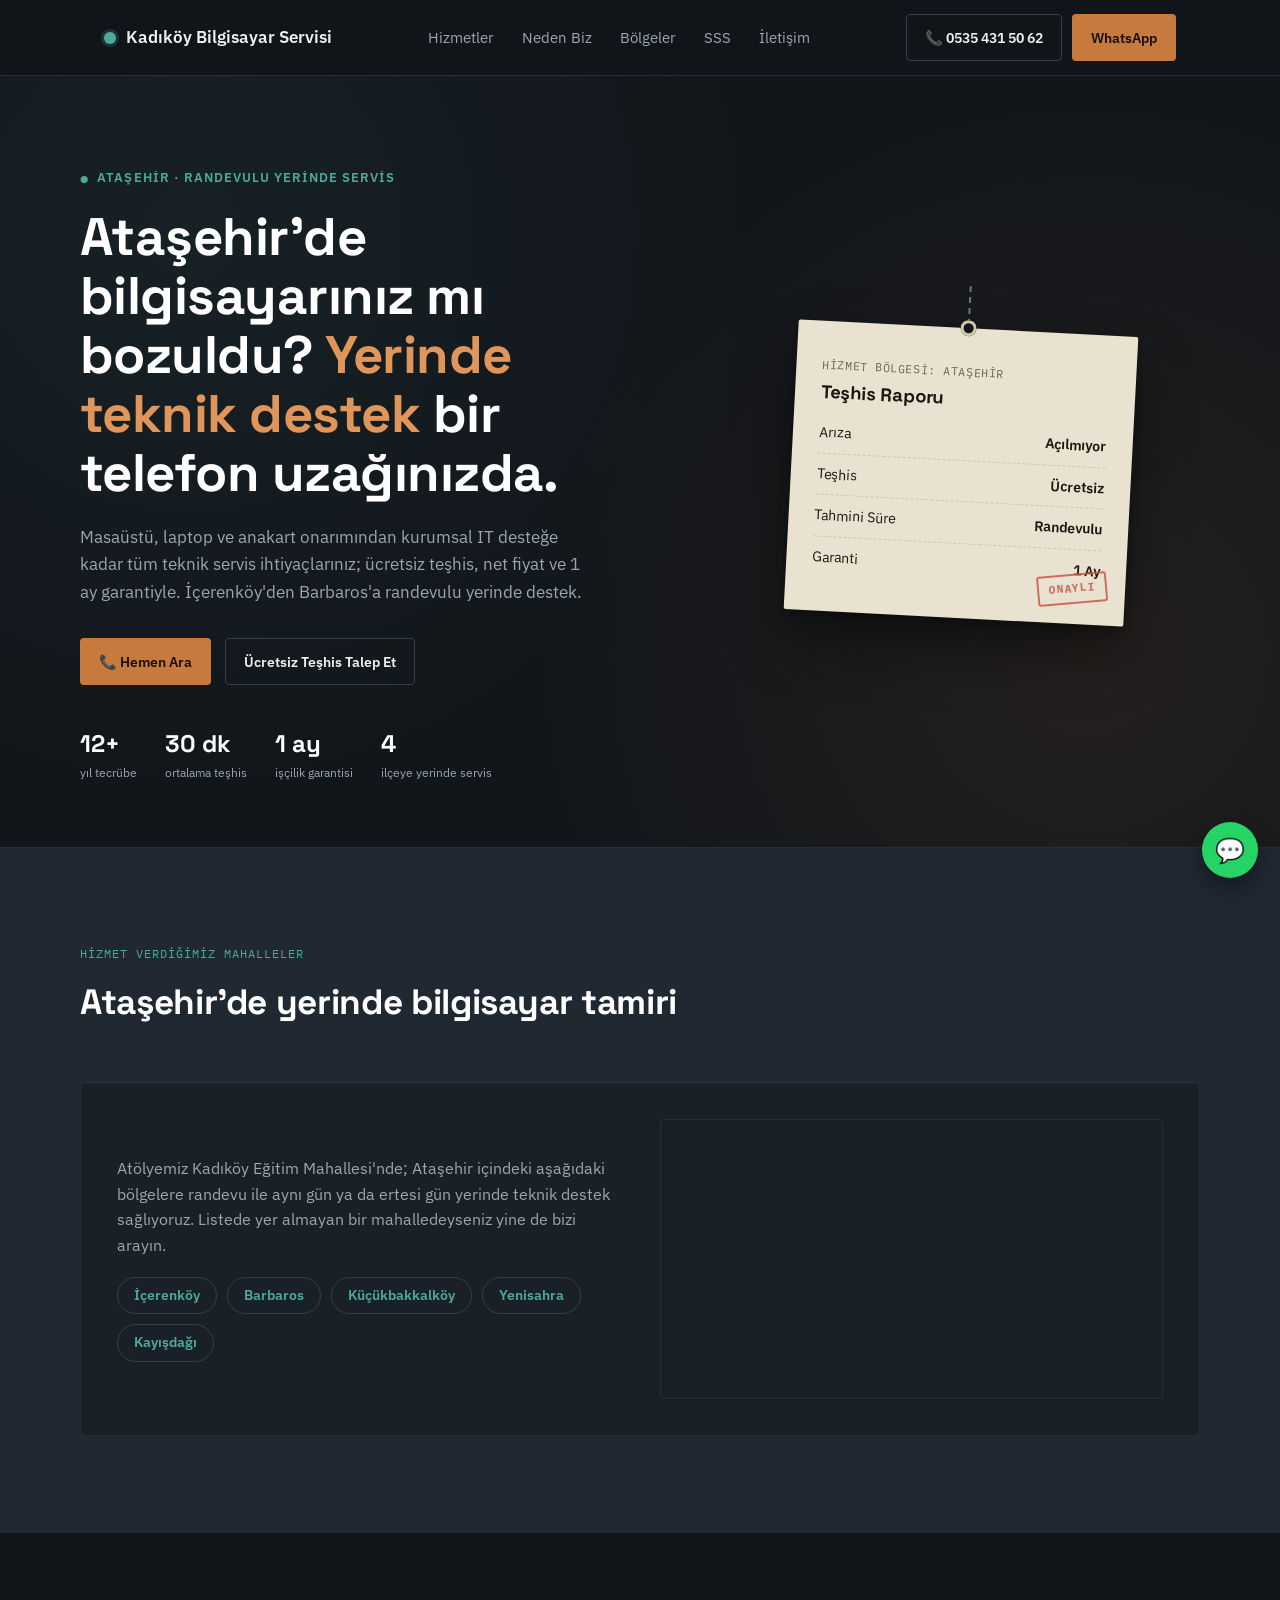
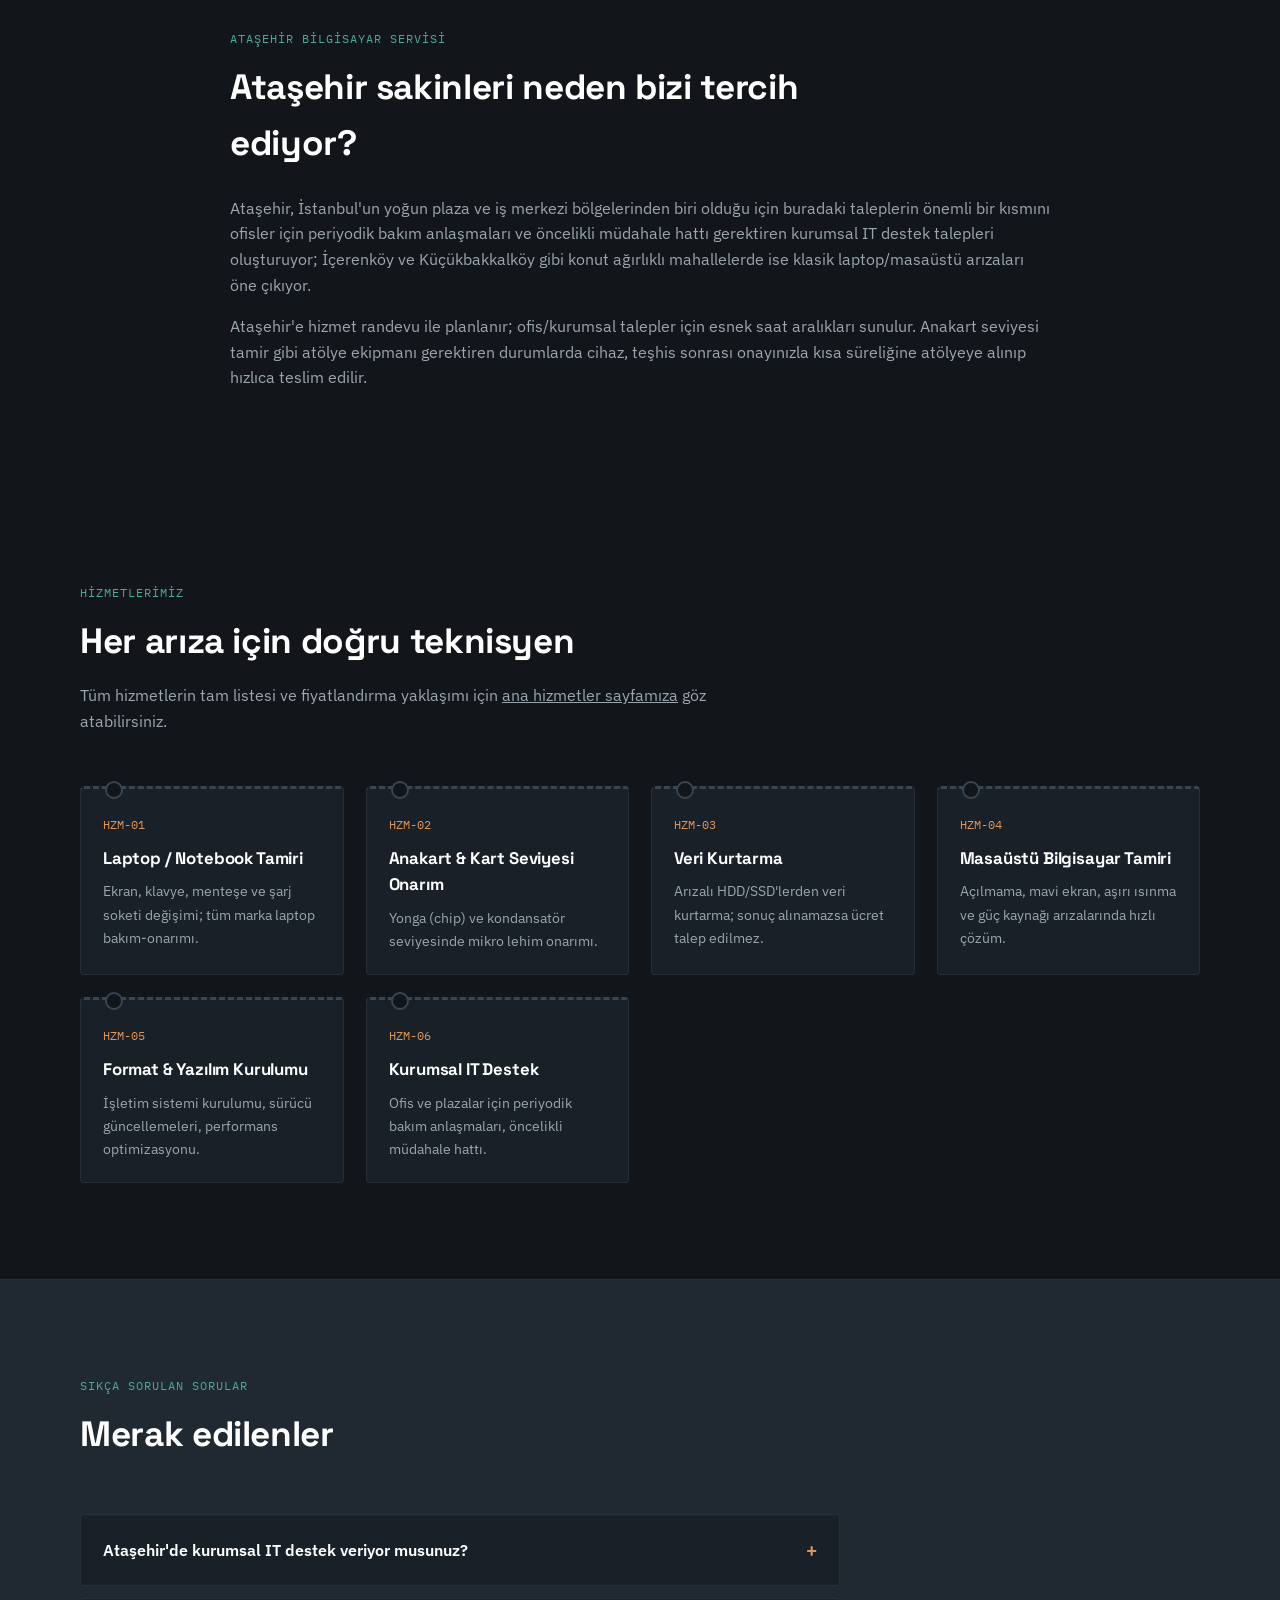
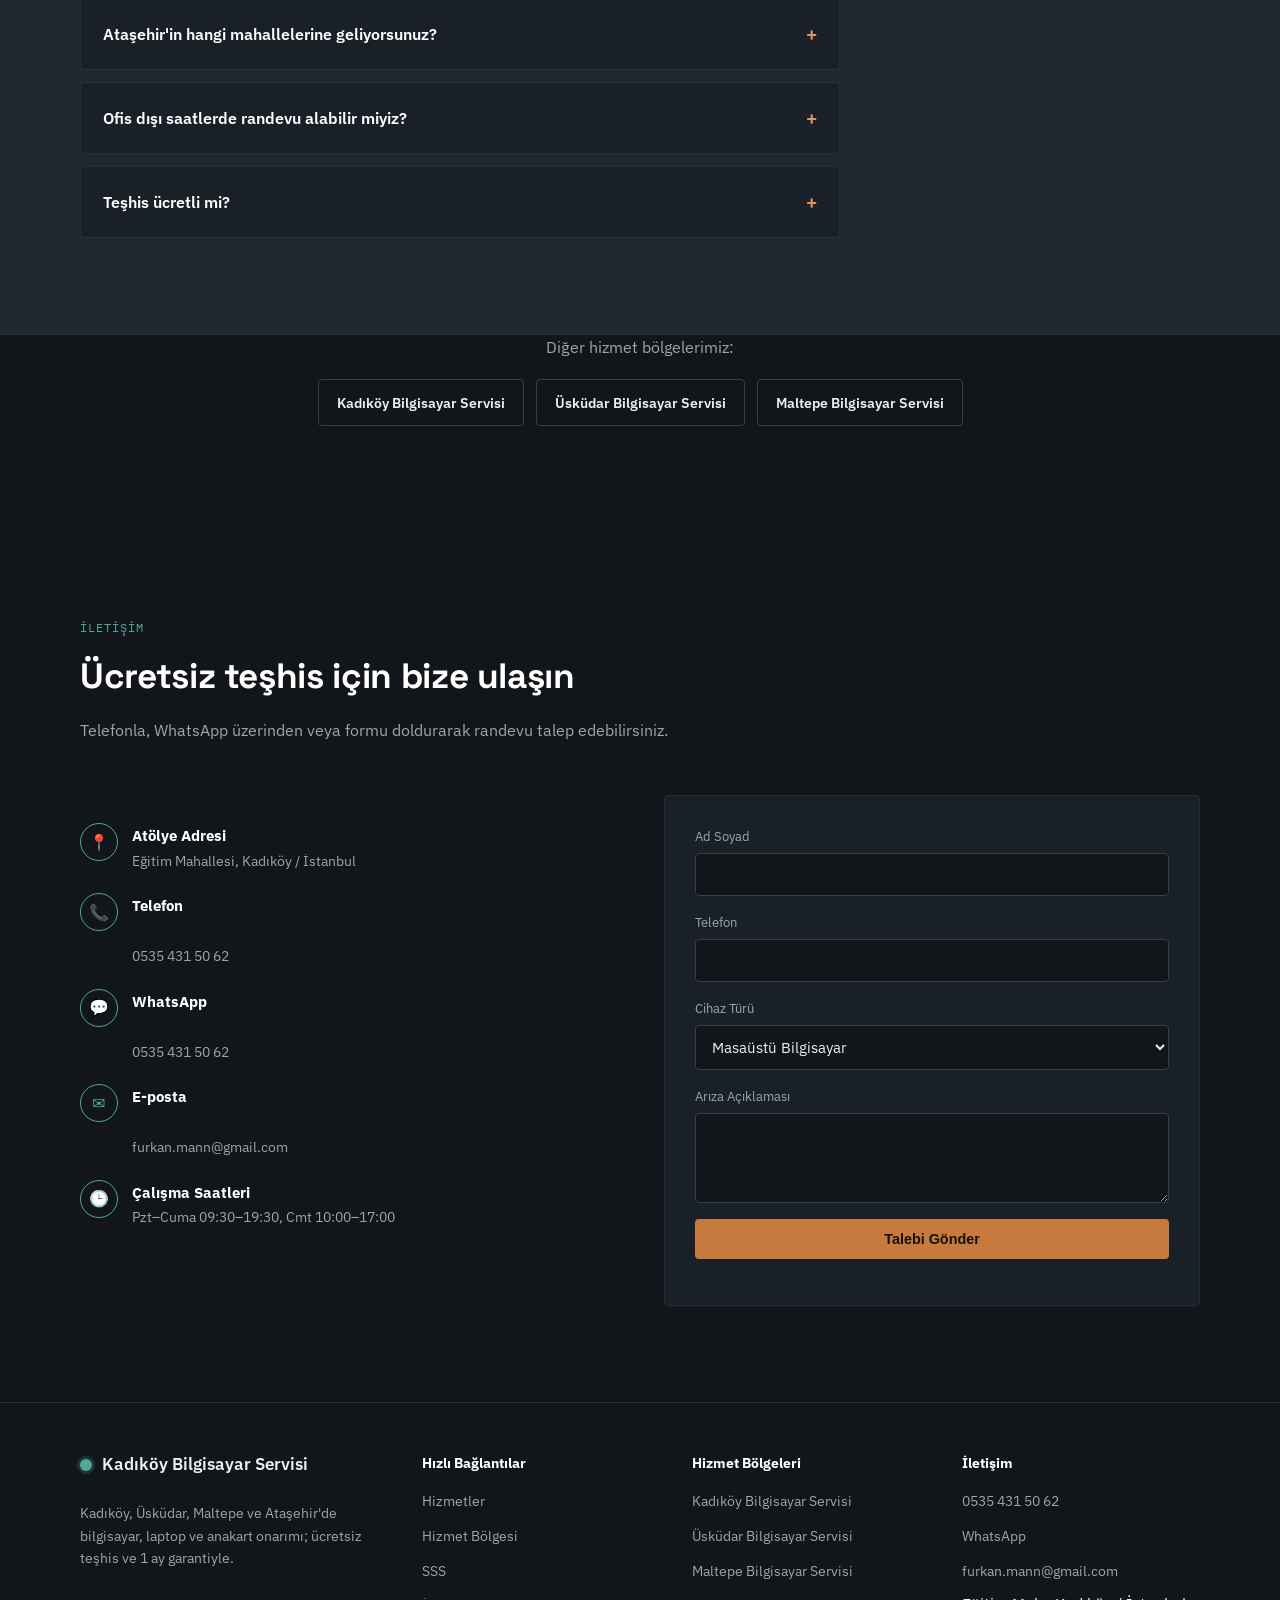
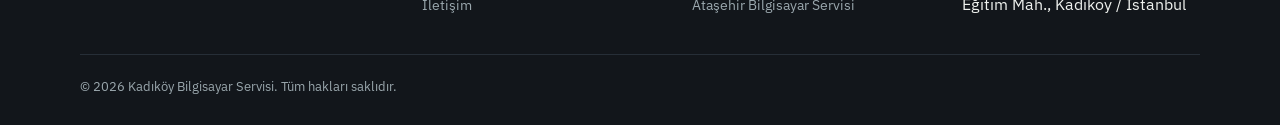
<file: atasehir-bilgisayar-servisi.html>
<!DOCTYPE html>
<html lang="tr">
<head>
<meta charset="UTF-8">
<meta name="viewport" content="width=device-width, initial-scale=1.0">

<title>Ataşehir Bilgisayar Servisi | Yerinde Laptop ve Bilgisayar Tamiri</title>
<meta name="description" content="Ataşehir'de yerinde bilgisayar, laptop ve anakart tamiri; kurumsal IT destek. Ücretsiz teşhis, net fiyat, 1 ay garanti. İçerenköy, Barbaros, Küçükbakkalköy'e randevulu servis.">
<meta name="keywords" content="ataşehir bilgisayar servisi, ataşehir bilgisayar tamiri, ataşehir laptop tamiri, içerenköy bilgisayar tamiri, barbaros bilgisayar servisi, ataşehir kurumsal it destek, ataşehir veri kurtarma">
<meta name="author" content="Kadıköy Bilgisayar Servisi">
<meta name="robots" content="index, follow, max-image-preview:large">
<link rel="canonical" href="https://bilgisayarservisi.site/atasehir-bilgisayar-servisi.html">

<meta name="geo.region" content="TR-34">
<meta name="geo.placename" content="Ataşehir, İstanbul">
<meta name="geo.position" content="40.9923;29.1244">
<meta name="ICBM" content="40.9923, 29.1244">

<meta property="og:type" content="website">
<meta property="og:title" content="Ataşehir Bilgisayar Servisi | Yerinde Laptop ve Bilgisayar Tamiri">
<meta property="og:description" content="Ataşehir'de yerinde bilgisayar, laptop ve anakart tamiri; kurumsal IT destek. Ücretsiz teşhis, net fiyat, 1 ay garanti. İçerenköy, Barbaros, Küçükbakkalköy'e randevulu servis.">
<meta property="og:url" content="https://bilgisayarservisi.site/atasehir-bilgisayar-servisi.html">
<meta property="og:locale" content="tr_TR">
<meta property="og:image" content="https://bilgisayarservisi.site/assets/og-image.png">
<meta property="og:image:width" content="1200">
<meta property="og:image:height" content="630">
<meta property="og:image:alt" content="Kadıköy Bilgisayar Servisi — Ataşehir bilgisayar ve laptop tamiri">
<meta name="twitter:image" content="https://bilgisayarservisi.site/assets/og-image.png">
<meta property="og:site_name" content="Kadıköy Bilgisayar Servisi">
<meta name="twitter:card" content="summary_large_image">
<meta name="twitter:title" content="Ataşehir Bilgisayar Servisi | Yerinde Laptop ve Bilgisayar Tamiri">
<meta name="twitter:description" content="Ataşehir'de yerinde bilgisayar, laptop ve anakart tamiri; kurumsal IT destek. Ücretsiz teşhis, net fiyat, 1 ay garanti. İçerenköy, Barbaros, Küçükbakkalköy'e randevulu servis.">

<link rel="icon" href="data:image/svg+xml,%3Csvg xmlns='http://www.w3.org/2000/svg' viewBox='0 0 100 100'%3E%3Crect width='100' height='100' rx='20' fill='%2312161b'/%3E%3Ccircle cx='50' cy='42' r='20' fill='none' stroke='%23c67a3d' stroke-width='6'/%3E%3Cline x1='50' y1='62' x2='50' y2='80' stroke='%234fa89c' stroke-width='6'/%3E%3C/svg%3E">

<link rel="preconnect" href="https://fonts.googleapis.com">
<link rel="preconnect" href="https://fonts.gstatic.com" crossorigin>
<link href="https://fonts.googleapis.com/css2?family=Space+Grotesk:wght@500;600;700&family=IBM+Plex+Sans:wght@400;500;600&family=IBM+Plex+Mono:wght@500;600&display=swap" rel="stylesheet">

<script type="application/ld+json">
{
  "@context": "https://schema.org",
  "@type": "ElectronicsStore",
  "name": "Kadıköy Bilgisayar Servisi — Ataşehir Hizmet Bölgesi",
  "alternateName": "Ataşehir Bilgisayar Servisi",
  "url": "https://bilgisayarservisi.site/atasehir-bilgisayar-servisi.html",
  "telephone": "+905354315062",
  "email": "furkan.mann@gmail.com",
  "priceRange": "₺₺",
  "image": "https://bilgisayarservisi.site/assets/og-image.png",
  "address": {
    "@type": "PostalAddress",
    "addressLocality": "Kadıköy",
    "addressRegion": "İstanbul",
    "postalCode": "34722",
    "addressCountry": "TR"
  },
  "geo": {
    "@type": "GeoCoordinates",
    "latitude": 40.9923,
    "longitude": 29.1244
  },
  "openingHoursSpecification": [
    {
      "@type": "OpeningHoursSpecification",
      "dayOfWeek": [
        "Monday",
        "Tuesday",
        "Wednesday",
        "Thursday",
        "Friday"
      ],
      "opens": "09:30",
      "closes": "19:30"
    },
    {
      "@type": "OpeningHoursSpecification",
      "dayOfWeek": [
        "Saturday"
      ],
      "opens": "10:00",
      "closes": "17:00"
    }
  ],
  "areaServed": [
    {
      "@type": "City",
      "name": "Ataşehir",
      "containedInPlace": {
        "@type": "AdministrativeArea",
        "name": "İstanbul"
      }
    },
    {
      "@type": "Place",
      "name": "İçerenköy, Ataşehir"
    },
    {
      "@type": "Place",
      "name": "Barbaros, Ataşehir"
    },
    {
      "@type": "Place",
      "name": "Küçükbakkalköy, Ataşehir"
    },
    {
      "@type": "Place",
      "name": "Yenisahra, Ataşehir"
    },
    {
      "@type": "Place",
      "name": "Kayışdağı, Ataşehir"
    }
  ],
  "sameAs": [
    "https://www.instagram.com/KULLANICI_ADI",
    "https://wa.me/905354315062"
  ]
}
</script>
<script type="application/ld+json">
{
  "@context": "https://schema.org",
  "@type": "FAQPage",
  "mainEntity": [
    {
      "@type": "Question",
      "name": "Ataşehir'de kurumsal IT destek veriyor musunuz?",
      "acceptedAnswer": {
        "@type": "Answer",
        "text": "Evet, özellikle Ataşehir'deki plaza ve ofisler için periyodik bakım anlaşmaları ve öncelikli müdahale hattı sunuyoruz."
      }
    },
    {
      "@type": "Question",
      "name": "Ataşehir'in hangi mahallelerine geliyorsunuz?",
      "acceptedAnswer": {
        "@type": "Answer",
        "text": "İçerenköy, Barbaros, Küçükbakkalköy, Yenisahra ve Kayışdağı başta olmak üzere Ataşehir geneline randevulu yerinde servis veriyoruz."
      }
    },
    {
      "@type": "Question",
      "name": "Ofis dışı saatlerde randevu alabilir miyiz?",
      "acceptedAnswer": {
        "@type": "Answer",
        "text": "Evet, kurumsal taleplerde çalışma saatleri dışında ya da hafta sonu için de randevu planlanabilir; telefonla veya WhatsApp üzerinden konuşabiliriz."
      }
    },
    {
      "@type": "Question",
      "name": "Teşhis ücretli mi?",
      "acceptedAnswer": {
        "@type": "Answer",
        "text": "Hayır, ilk teşhis her zaman ücretsizdir. Arızayı tespit ettikten sonra net fiyat teklifi sunulur, onayınız olmadan işlem başlamaz."
      }
    }
  ]
}
</script>
<script type="application/ld+json">
{
  "@context": "https://schema.org",
  "@type": "BreadcrumbList",
  "itemListElement": [
    {
      "@type": "ListItem",
      "position": 1,
      "name": "Anasayfa",
      "item": "https://bilgisayarservisi.site/"
    },
    {
      "@type": "ListItem",
      "position": 2,
      "name": "Ataşehir Bilgisayar Servisi",
      "item": "https://bilgisayarservisi.site/atasehir-bilgisayar-servisi.html"
    }
  ]
}
</script>

<link rel="stylesheet" href="/assets/style.css">
</head>
<body>

<!-- ============ HEADER ============ -->
<header class="site-header">
  <nav class="nav">
    <a href="/" class="logo"><span class="dot"></span> Kadıköy Bilgisayar Servisi</a>
    <ul class="nav-links">
      <li><a href="/#hizmetler">Hizmetler</a></li>
      <li><a href="/#neden-biz">Neden Biz</a></li>
      <li><a href="/#bolgeler">Bölgeler</a></li>
      <li><a href="#sss">SSS</a></li>
      <li><a href="#iletisim">İletişim</a></li>
      <li class="mobile-cta-item"><a href="tel:+905354315062" class="btn btn-ghost btn-block">📞 0535 431 50 62</a></li>
      <li class="mobile-cta-item"><a href="https://wa.me/905354315062" class="btn btn-primary btn-block">WhatsApp</a></li>
    </ul>
    <div class="nav-cta">
      <a href="tel:+905354315062" class="btn btn-ghost">📞 0535 431 50 62</a>
      <a href="https://wa.me/905354315062" class="btn btn-primary">WhatsApp</a>
    </div>
    <button class="nav-toggle" id="navToggle" aria-label="Menüyü aç">☰</button>
  </nav>
</header>

<!-- ============ HERO ============ -->
<section class="hero" id="anasayfa">
  <div class="hero-grid">
    <div>
      <span class="eyebrow">Ataşehir · Randevulu Yerinde Servis</span>
      <h1>Ataşehir'de bilgisayarınız mı bozuldu? <span class="accent">Yerinde teknik destek</span> bir telefon uzağınızda.</h1>
      <p class="lead">Masaüstü, laptop ve anakart onarımından kurumsal IT desteğe kadar tüm teknik servis ihtiyaçlarınız; ücretsiz teşhis, net fiyat ve 1 ay garantiyle. İçerenköy'den Barbaros'a randevulu yerinde destek.</p>
      <div class="hero-actions">
        <a href="tel:+905354315062" class="btn btn-primary">📞 Hemen Ara</a>
        <a href="#iletisim" class="btn btn-ghost">Ücretsiz Teşhis Talep Et</a>
      </div>
      <div class="trust-row">
        <div class="trust-item"><strong>12+</strong><span>yıl tecrübe</span></div>
        <div class="trust-item"><strong>30 dk</strong><span>ortalama teşhis</span></div>
        <div class="trust-item"><strong>1 ay</strong><span>işçilik garantisi</span></div>
        <div class="trust-item"><strong>4</strong><span>ilçeye yerinde servis</span></div>
      </div>
    </div>
    <div class="ticket-stub">
      <div class="ticket-hole"></div>
      <span class="tag-serial">HİZMET BÖLGESİ: ATAŞEHİR</span>
      <h3>Teşhis Raporu</h3>
      <div class="ticket-row"><span>Arıza</span><span>Açılmıyor</span></div>
      <div class="ticket-row"><span>Teşhis</span><span>Ücretsiz</span></div>
      <div class="ticket-row"><span>Tahmini Süre</span><span>Randevulu</span></div>
      <div class="ticket-row"><span>Garanti</span><span>1 Ay</span></div>
      <span class="stamp">ONAYLI</span>
    </div>
  </div>
</section>

<!-- ============ AREAS SERVED ============ -->
<section id="bolgeler" style="background:var(--panel-2); border-top:1px solid #262e37; border-bottom:1px solid #262e37;">
  <div class="wrap">
    <div class="section-head">
      <span class="label">Hizmet Verdiğimiz Mahalleler</span>
      <h2>Ataşehir'de yerinde bilgisayar tamiri</h2>
    </div>
    <div class="areas-panel">
      <div>
        <p style="color:var(--text-muted); margin-bottom:18px;">Atölyemiz Kadıköy Eğitim Mahallesi'nde; Ataşehir içindeki aşağıdaki bölgelere randevu ile aynı gün ya da ertesi gün yerinde teknik destek sağlıyoruz. Listede yer almayan bir mahalledeyseniz yine de bizi arayın.</p>
        <div class="area-chip-list">
          <span class="area-chip"><strong>İçerenköy</strong></span>
          <span class="area-chip"><strong>Barbaros</strong></span>
          <span class="area-chip"><strong>Küçükbakkalköy</strong></span>
          <span class="area-chip"><strong>Yenisahra</strong></span>
          <span class="area-chip"><strong>Kayışdağı</strong></span>
        </div>
      </div>
      <div class="map-frame">
        <iframe title="Ataşehir hizmet bölgesi haritası" loading="lazy" src="https://www.google.com/maps?q=Ata%C5%9Fehir%2C%20%C4%B0stanbul&output=embed"></iframe>
      </div>
    </div>
  </div>
</section>

<!-- ============ HAKKIMIZDA / TOPICAL İÇERİK ============ -->
<section aria-labelledby="hakkimizda-baslik">
  <div class="wrap" style="max-width:820px;">
    <div class="section-head" style="margin-bottom:24px;">
      <span class="label">Ataşehir Bilgisayar Servisi</span>
      <h2 id="hakkimizda-baslik">Ataşehir sakinleri neden bizi tercih ediyor?</h2>
    </div>
    <p style="color:var(--text-muted); margin-bottom:16px;">Ataşehir, İstanbul'un yoğun plaza ve iş merkezi bölgelerinden biri olduğu için buradaki taleplerin önemli bir kısmını ofisler için periyodik bakım anlaşmaları ve öncelikli müdahale hattı gerektiren kurumsal IT destek talepleri oluşturuyor; İçerenköy ve Küçükbakkalköy gibi konut ağırlıklı mahallelerde ise klasik laptop/masaüstü arızaları öne çıkıyor.</p>
    <p style="color:var(--text-muted);">Ataşehir'e hizmet randevu ile planlanır; ofis/kurumsal talepler için esnek saat aralıkları sunulur. Anakart seviyesi tamir gibi atölye ekipmanı gerektiren durumlarda cihaz, teşhis sonrası onayınızla kısa süreliğine atölyeye alınıp hızlıca teslim edilir.</p>
  </div>
</section>

<!-- ============ SERVICES ============ -->
<section id="hizmetler">
  <div class="wrap">
    <div class="section-head">
      <span class="label">Hizmetlerimiz</span>
      <h2>Her arıza için doğru teknisyen</h2>
      <p>Tüm hizmetlerin tam listesi ve fiyatlandırma yaklaşımı için <a href="/#hizmetler">ana hizmetler sayfamıza</a> göz atabilirsiniz.</p>
    </div>
    <div class="services-grid">
      <article class="service-tag"><span class="tag-serial">HZM-01</span><h3>Laptop / Notebook Tamiri</h3><p>Ekran, klavye, menteşe ve şarj soketi değişimi; tüm marka laptop bakım-onarımı.</p></article>
      <article class="service-tag"><span class="tag-serial">HZM-02</span><h3>Anakart & Kart Seviyesi Onarım</h3><p>Yonga (chip) ve kondansatör seviyesinde mikro lehim onarımı.</p></article>
      <article class="service-tag"><span class="tag-serial">HZM-03</span><h3>Veri Kurtarma</h3><p>Arızalı HDD/SSD'lerden veri kurtarma; sonuç alınamazsa ücret talep edilmez.</p></article>
      <article class="service-tag"><span class="tag-serial">HZM-04</span><h3>Masaüstü Bilgisayar Tamiri</h3><p>Açılmama, mavi ekran, aşırı ısınma ve güç kaynağı arızalarında hızlı çözüm.</p></article>
      <article class="service-tag"><span class="tag-serial">HZM-05</span><h3>Format & Yazılım Kurulumu</h3><p>İşletim sistemi kurulumu, sürücü güncellemeleri, performans optimizasyonu.</p></article>
      <article class="service-tag"><span class="tag-serial">HZM-06</span><h3>Kurumsal IT Destek</h3><p>Ofis ve plazalar için periyodik bakım anlaşmaları, öncelikli müdahale hattı.</p></article>
    </div>
  </div>
</section>

<!-- ============ FAQ ============ -->
<section id="sss" style="background:var(--panel-2); border-top:1px solid #262e37; border-bottom:1px solid #262e37;">
  <div class="wrap">
    <div class="section-head">
      <span class="label">Sıkça Sorulan Sorular</span>
      <h2>Merak edilenler</h2>
    </div>
    <div class="faq-list" id="faqList">
      <div class="faq-item" data-open="false"><button class="faq-q">Ataşehir'de kurumsal IT destek veriyor musunuz? <span class="plus">+</span></button><div class="faq-a"><p>Evet, özellikle Ataşehir'deki plaza ve ofisler için periyodik bakım anlaşmaları ve öncelikli müdahale hattı sunuyoruz.</p></div></div>
      <div class="faq-item" data-open="false"><button class="faq-q">Ataşehir'in hangi mahallelerine geliyorsunuz? <span class="plus">+</span></button><div class="faq-a"><p>İçerenköy, Barbaros, Küçükbakkalköy, Yenisahra ve Kayışdağı başta olmak üzere Ataşehir geneline randevulu yerinde servis veriyoruz.</p></div></div>
      <div class="faq-item" data-open="false"><button class="faq-q">Ofis dışı saatlerde randevu alabilir miyiz? <span class="plus">+</span></button><div class="faq-a"><p>Evet, kurumsal taleplerde çalışma saatleri dışında ya da hafta sonu için de randevu planlanabilir; telefonla veya WhatsApp üzerinden konuşabiliriz.</p></div></div>
      <div class="faq-item" data-open="false"><button class="faq-q">Teşhis ücretli mi? <span class="plus">+</span></button><div class="faq-a"><p>Hayır, ilk teşhis her zaman ücretsizdir. Arızayı tespit ettikten sonra net fiyat teklifi sunulur, onayınız olmadan işlem başlamaz.</p></div></div>
    </div>
  </div>
</section>

<!-- ============ DİĞER BÖLGELER ============ -->
<section style="padding-top:0;">
  <div class="wrap" style="max-width:820px; text-align:center;">
    <p style="color:var(--text-muted); margin-bottom:18px;">Diğer hizmet bölgelerimiz:</p>
    <div style="display:flex; gap:12px; flex-wrap:wrap; justify-content:center;">
      <a href="/" class="btn btn-ghost">Kadıköy Bilgisayar Servisi</a>
      <a href="/uskudar-bilgisayar-servisi.html" class="btn btn-ghost">Üsküdar Bilgisayar Servisi</a>
      <a href="/maltepe-bilgisayar-servisi.html" class="btn btn-ghost">Maltepe Bilgisayar Servisi</a>
    </div>
  </div>
</section>

<!-- ============ CONTACT ============ -->
<section id="iletisim">
  <div class="wrap">
    <div class="section-head">
      <span class="label">İletişim</span>
      <h2>Ücretsiz teşhis için bize ulaşın</h2>
      <p>Telefonla, WhatsApp üzerinden veya formu doldurarak randevu talep edebilirsiniz.</p>
    </div>
    <div class="contact-grid">
      <div>
        <div class="contact-info-list">
          <div class="contact-info-item">
            <div class="contact-icon">📍</div>
            <div><strong>Atölye Adresi</strong><span>Eğitim Mahallesi, Kadıköy / İstanbul</span></div>
          </div>
          <div class="contact-info-item">
            <div class="contact-icon">📞</div>
            <div><strong>Telefon</strong><br><a href="tel:+905354315062">0535 431 50 62</a></div>
          </div>
          <div class="contact-info-item">
            <div class="contact-icon">💬</div>
            <div><strong>WhatsApp</strong><br><a href="https://wa.me/905354315062">0535 431 50 62</a></div>
          </div>
          <div class="contact-info-item">
            <div class="contact-icon">✉️</div>
            <div><strong>E-posta</strong><br><a href="mailto:furkan.mann@gmail.com">furkan.mann@gmail.com</a></div>
          </div>
          <div class="contact-info-item">
            <div class="contact-icon">🕒</div>
            <div><strong>Çalışma Saatleri</strong><span>Pzt–Cuma 09:30–19:30, Cmt 10:00–17:00</span></div>
          </div>
        </div>
      </div>

      <form class="contact-form" id="contactForm">
        <div class="form-row">
          <label for="ad">Ad Soyad</label>
          <input type="text" id="ad" name="Ad Soyad" required>
        </div>
        <div class="form-row">
          <label for="tel">Telefon</label>
          <input type="tel" id="tel" name="Telefon" required>
        </div>
        <div class="form-row">
          <label for="cihaz">Cihaz Türü</label>
          <select id="cihaz" name="Cihaz Türü">
            <option>Masaüstü Bilgisayar</option>
            <option>Laptop / Notebook</option>
            <option>Diğer</option>
          </select>
        </div>
        <div class="form-row">
          <label for="mesaj">Arıza Açıklaması</label>
          <textarea id="mesaj" name="Arıza Açıklaması" required></textarea>
        </div>
        <input type="hidden" name="_subject" value="Yeni Servis Talebi - Kadıköy Bilgisayar Servisi">
        <input type="hidden" name="_captcha" value="false">
        <input type="hidden" name="_template" value="table">
        <button type="submit" class="btn btn-primary btn-block" id="contactSubmitBtn">Talebi Gönder</button>
        <p id="contactFormStatus" class="form-note" role="status" aria-live="polite"></p>
      </form>
    </div>
  </div>
</section>

<!-- ============ FOOTER ============ -->
<footer>
  <div class="wrap">
    <div class="footer-grid">
      <div>
        <a href="/#anasayfa" class="logo" style="margin-bottom:14px; display:inline-flex;"><span class="dot"></span> Kadıköy Bilgisayar Servisi</a>
        <p style="color:var(--text-muted); font-size:0.88rem; max-width:320px; margin-top:10px;">Kadıköy, Üsküdar, Maltepe ve Ataşehir'de bilgisayar, laptop ve anakart onarımı; ücretsiz teşhis ve 1 ay garantiyle.</p>
      </div>
      <div>
        <h4>Hızlı Bağlantılar</h4>
        <ul>
          <li><a href="/#hizmetler">Hizmetler</a></li>
          <li><a href="/#bolgeler">Hizmet Bölgesi</a></li>
          <li><a href="#sss">SSS</a></li>
          <li><a href="#iletisim">İletişim</a></li>
        </ul>
      </div>
      <div>
        <h4>Hizmet Bölgeleri</h4>
        <ul>
          <li><a href="/">Kadıköy Bilgisayar Servisi</a></li>
          <li><a href="/uskudar-bilgisayar-servisi.html">Üsküdar Bilgisayar Servisi</a></li>
          <li><a href="/maltepe-bilgisayar-servisi.html">Maltepe Bilgisayar Servisi</a></li>
          <li><a href="/atasehir-bilgisayar-servisi.html">Ataşehir Bilgisayar Servisi</a></li>
        </ul>
      </div>
      <div>
        <h4>İletişim</h4>
        <ul>
          <li><a href="tel:+905354315062">0535 431 50 62</a></li>
          <li><a href="https://wa.me/905354315062">WhatsApp</a></li>
          <li><a href="mailto:furkan.mann@gmail.com">furkan.mann@gmail.com</a></li>
          <li><span>Eğitim Mah., Kadıköy / İstanbul</span></li>
        </ul>
      </div>
    </div>
    <div class="footer-bottom">
      <span>© <span id="year"></span> Kadıköy Bilgisayar Servisi. Tüm hakları saklıdır.</span>
    </div>
  </div>
</footer>

<a href="https://wa.me/905354315062" class="float-wa" aria-label="WhatsApp ile yaz">💬</a>

<script>
  document.getElementById('year').textContent = new Date().getFullYear();
  const navToggle = document.getElementById('navToggle');
  const navLinks = document.querySelector('.nav-links');
  navToggle.addEventListener('click', () => {
    const open = navLinks.style.display === 'flex';
    navLinks.style.display = open ? 'none' : 'flex';
    navLinks.style.cssText += 'flex-direction:column; position:absolute; top:64px; left:0; right:0; background:#12161b; padding:20px 24px; border-bottom:1px solid #262e37;';
  });
  document.querySelectorAll('.faq-item').forEach(item => {
    const btn = item.querySelector('.faq-q');
    const answer = item.querySelector('.faq-a');
    btn.addEventListener('click', () => {
      const isOpen = item.getAttribute('data-open') === 'true';
      document.querySelectorAll('.faq-item').forEach(i => {
        i.setAttribute('data-open', 'false');
        i.querySelector('.faq-a').style.maxHeight = null;
      });
      if(!isOpen){
        item.setAttribute('data-open', 'true');
        answer.style.maxHeight = answer.scrollHeight + 'px';
      }
    });
  });
  const CONTACT_EMAIL = "furkan.mann@gmail.com";
  const contactForm = document.getElementById('contactForm');
  const contactStatus = document.getElementById('contactFormStatus');
  const contactBtn = document.getElementById('contactSubmitBtn');
  contactForm.addEventListener('submit', async (e) => {
    e.preventDefault();
    contactBtn.disabled = true;
    contactBtn.textContent = 'Gönderiliyor…';
    contactStatus.textContent = '';
    contactStatus.style.color = '';
    const formData = new FormData(contactForm);
    const payload = Object.fromEntries(formData.entries());
    try {
      const response = await fetch(`https://formsubmit.co/ajax/${CONTACT_EMAIL}`, {
        method: 'POST',
        headers: { 'Content-Type': 'application/json', 'Accept': 'application/json' },
        body: JSON.stringify(payload)
      });
      if(response.ok){
        contactStatus.style.color = 'var(--teal)';
        contactStatus.textContent = 'Talebiniz alındı, en kısa sürede size dönüş yapacağız.';
        contactForm.reset();
      } else {
        throw new Error('FormSubmit hata kodu döndürdü: ' + response.status);
      }
    } catch (err) {
      contactStatus.style.color = 'var(--danger)';
      contactStatus.innerHTML = 'Talep gönderilemedi. Lütfen doğrudan <a href="tel:+905354315062" style="color:var(--danger); text-decoration:underline;">0535 431 50 62</a> numaralı telefondan ya da <a href="https://wa.me/905354315062" style="color:var(--danger); text-decoration:underline;">WhatsApp</a>\'tan ulaşın.';
    } finally {
      contactBtn.disabled = false;
      contactBtn.textContent = 'Talebi Gönder';
    }
  });
</script>

</body>
</html>
</file>
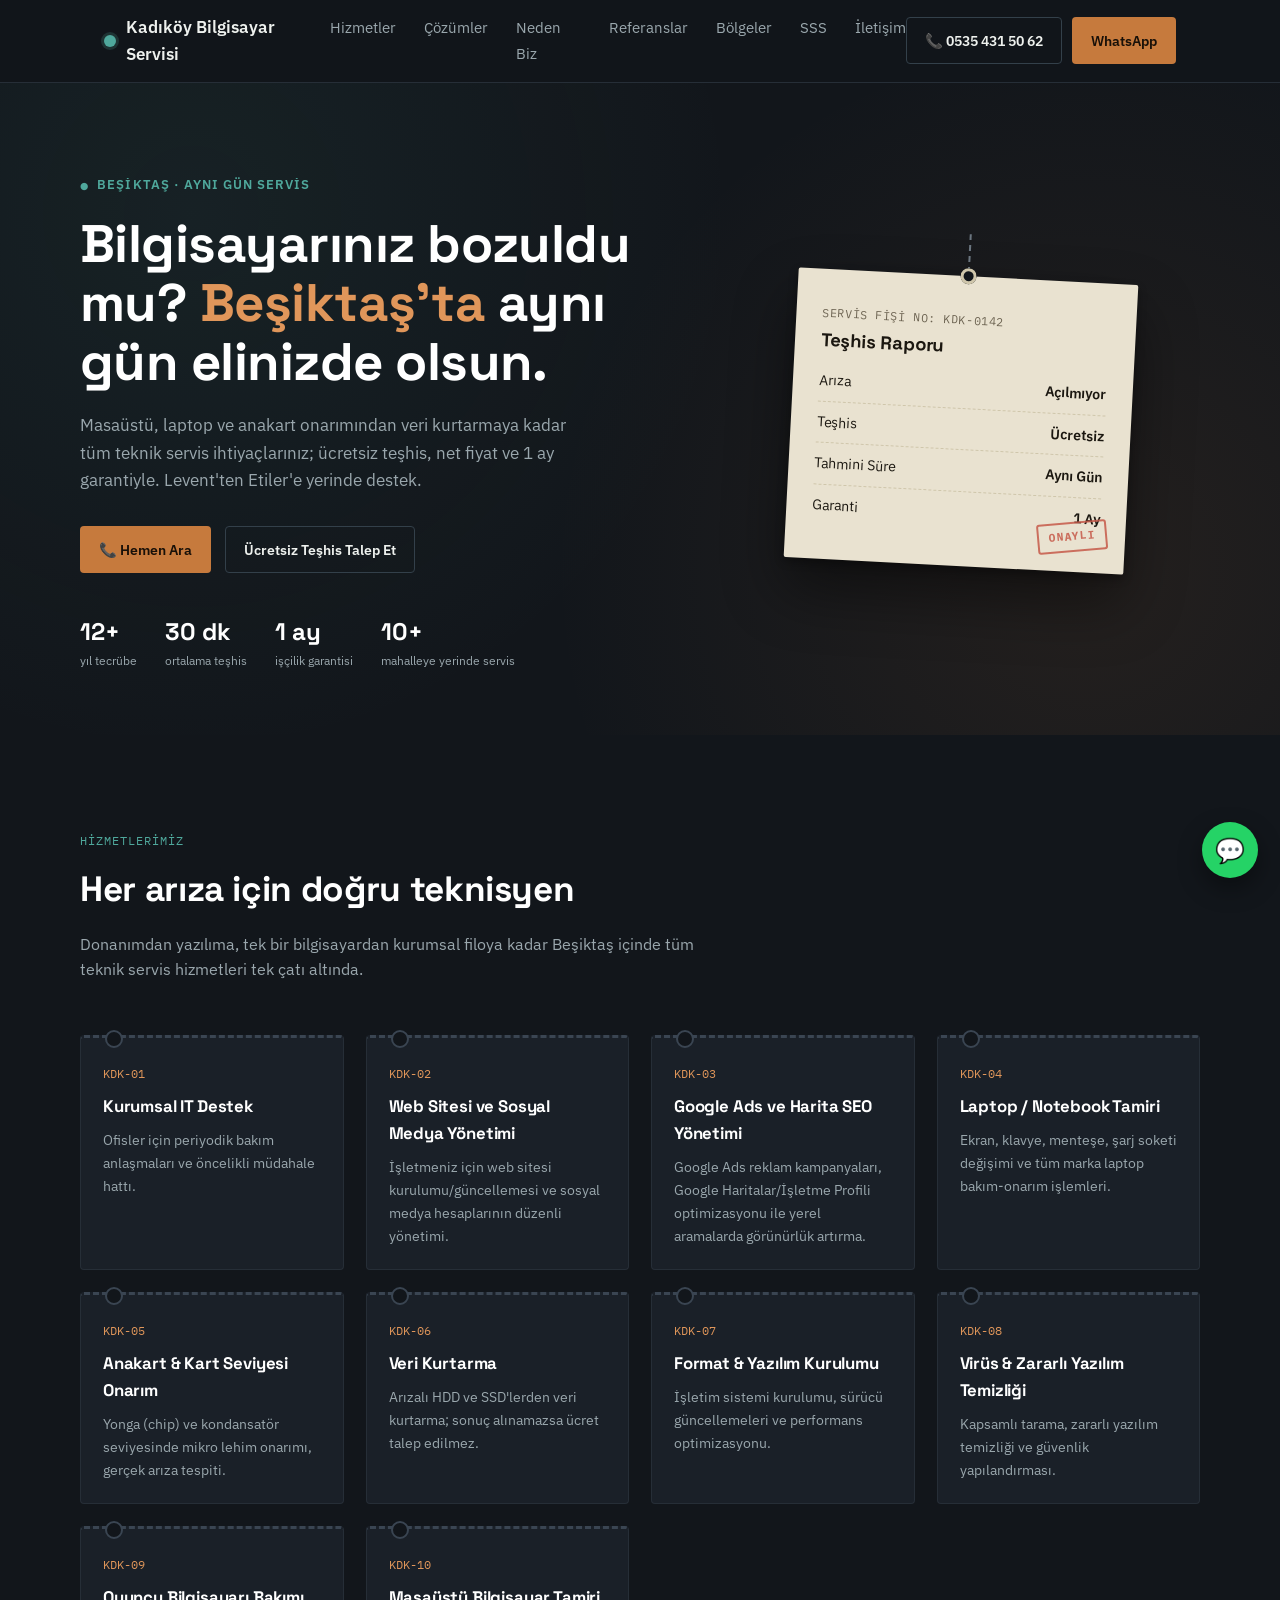
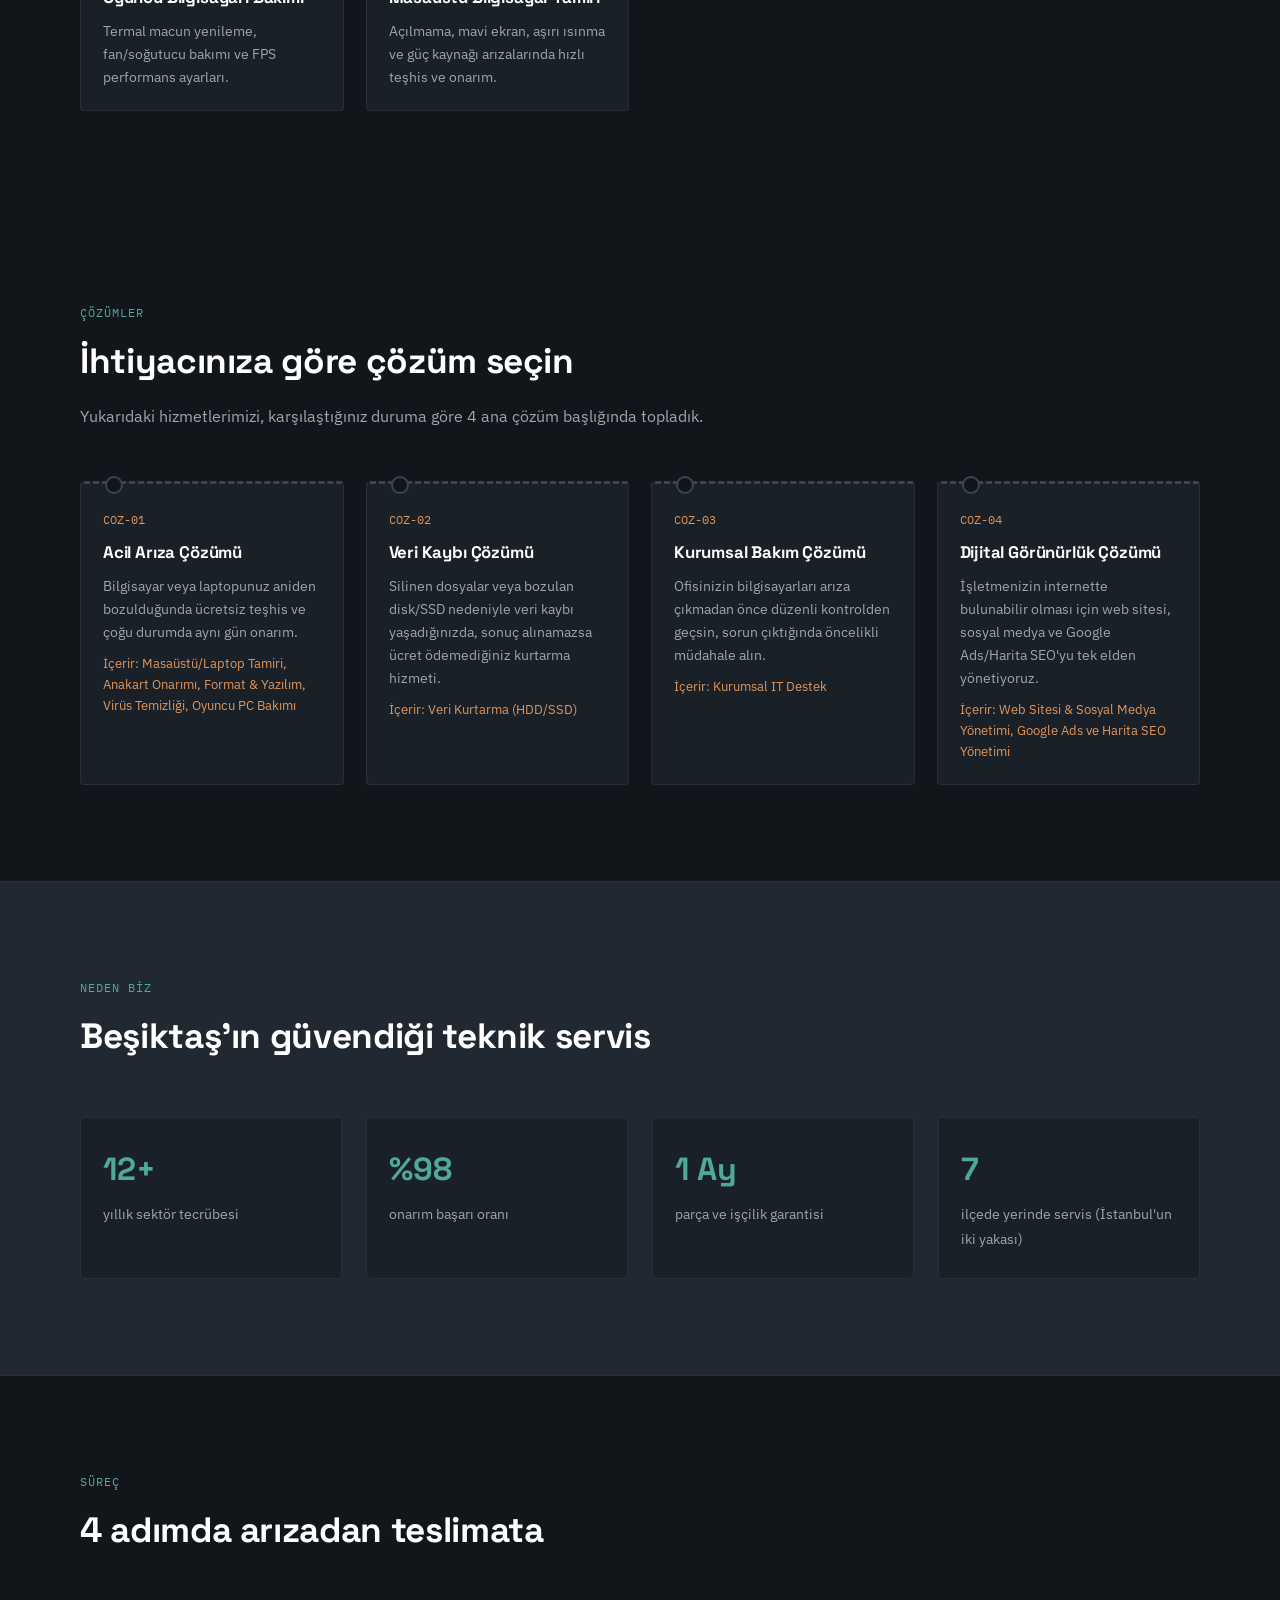
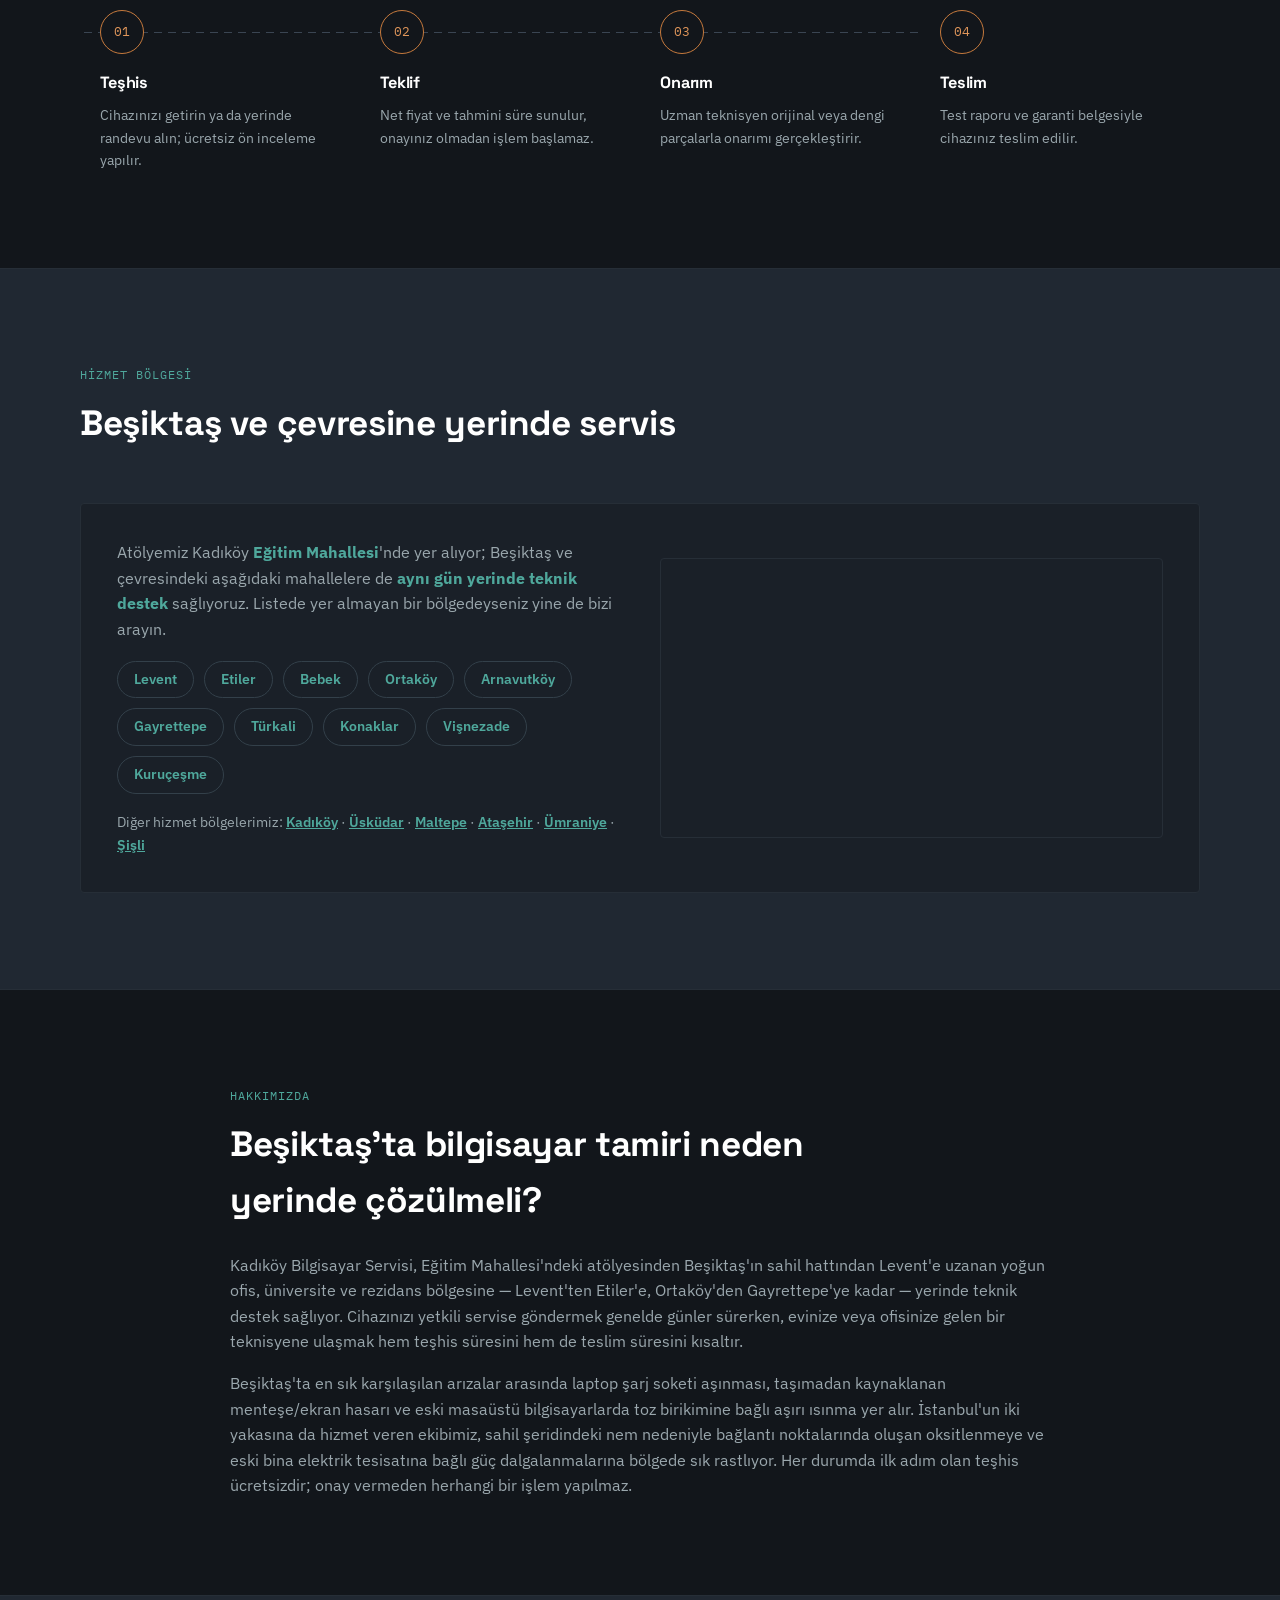
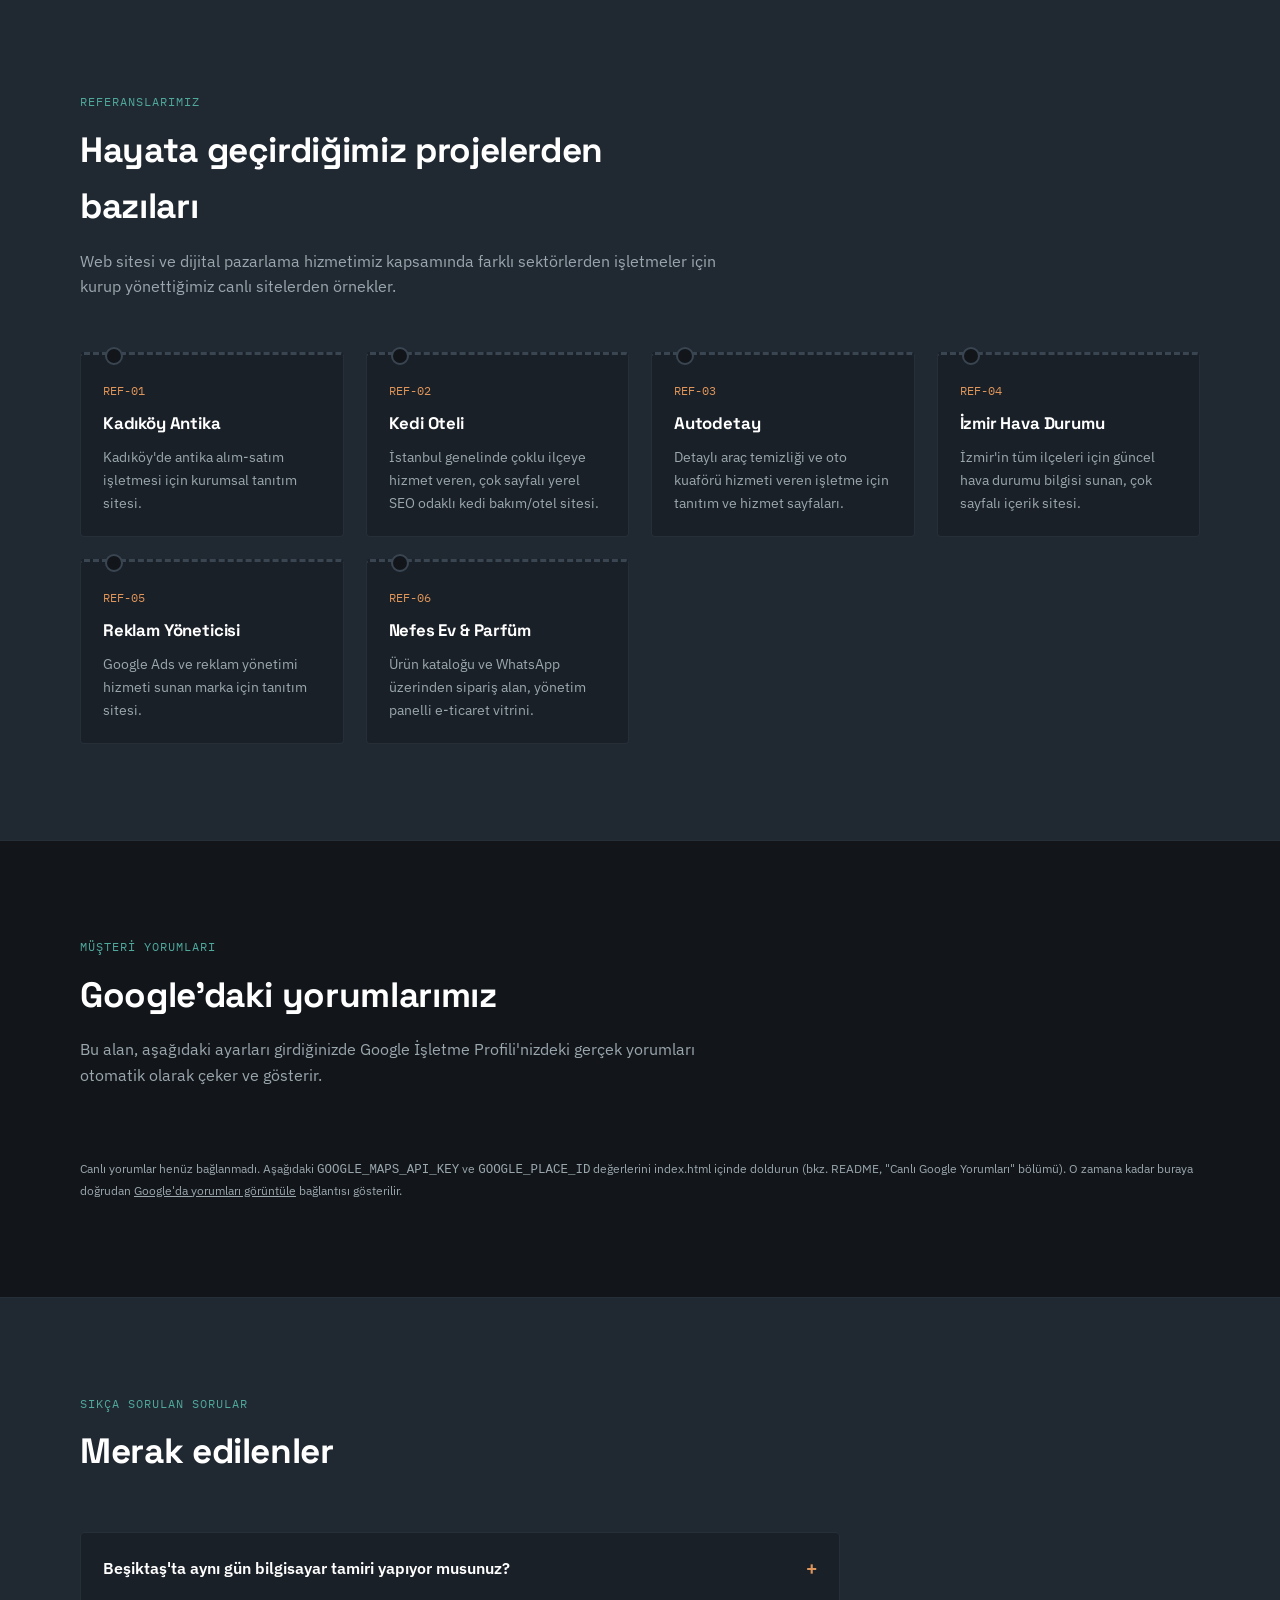
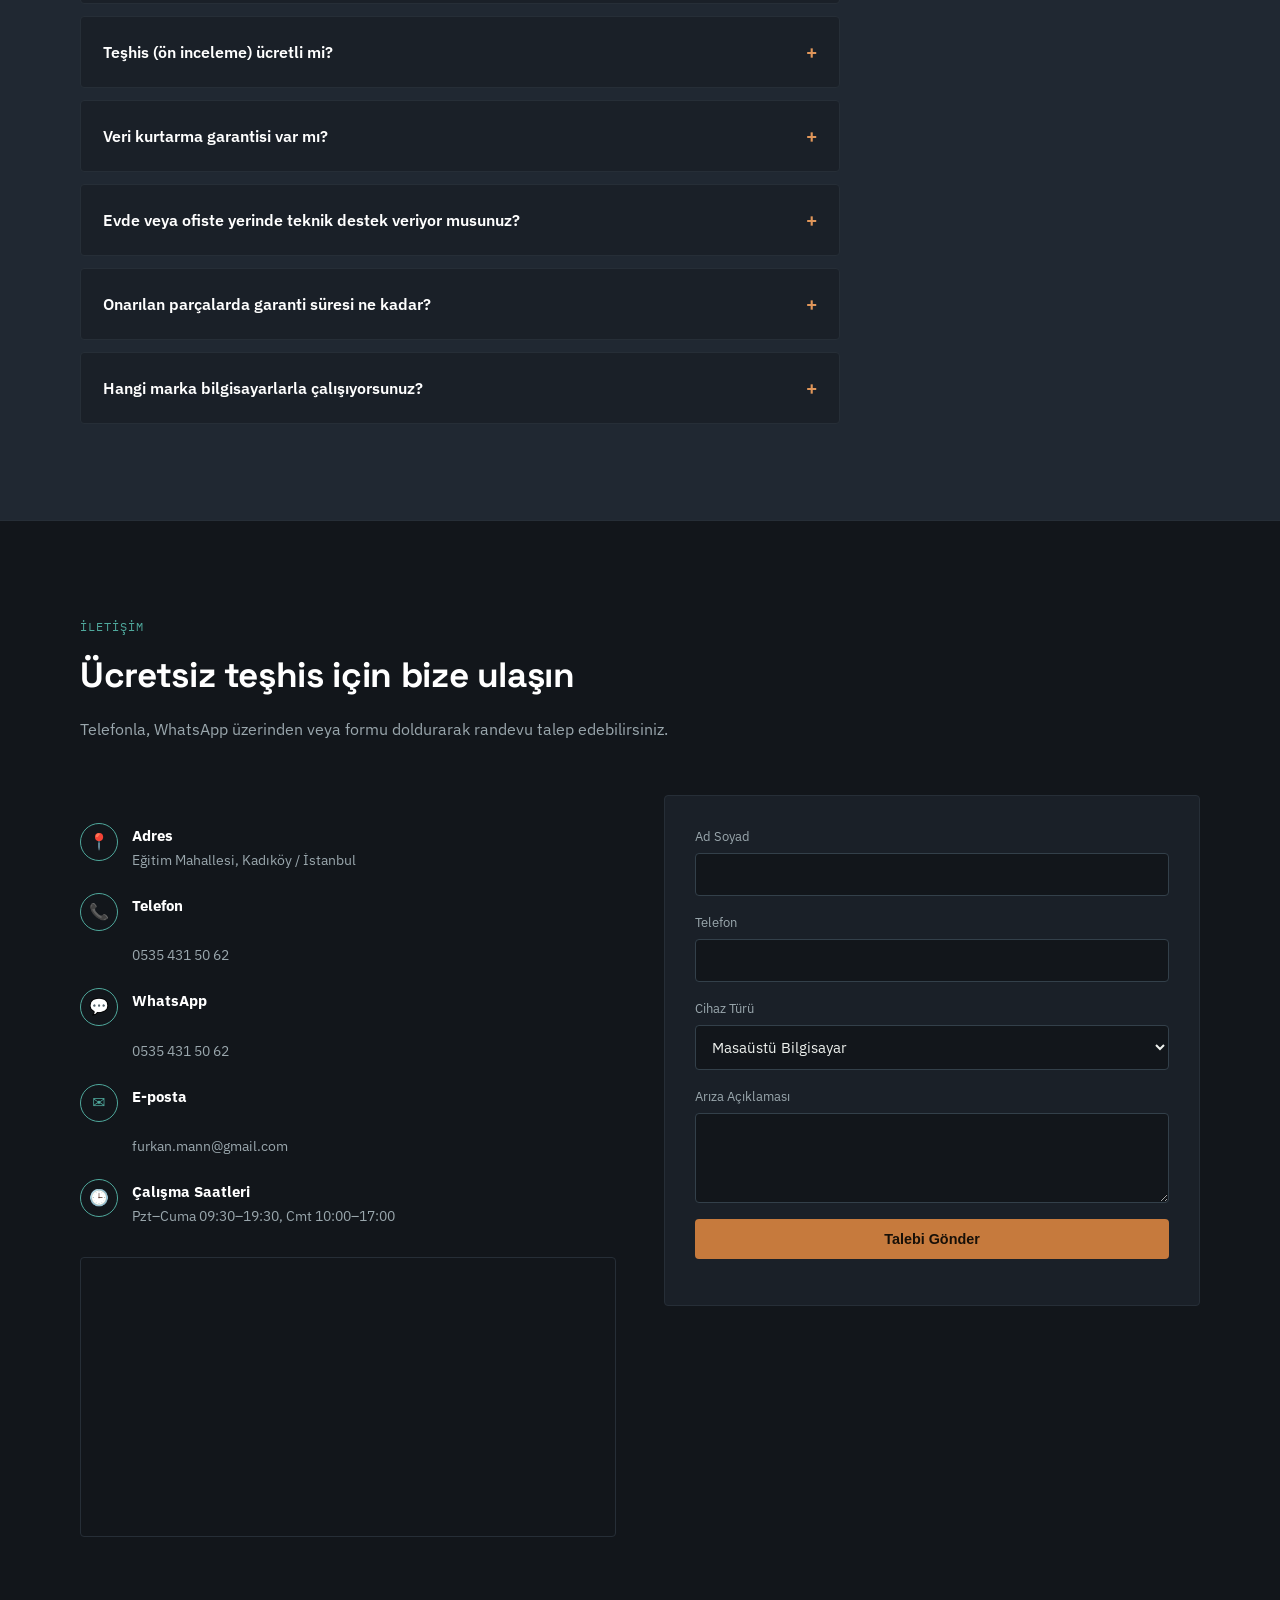
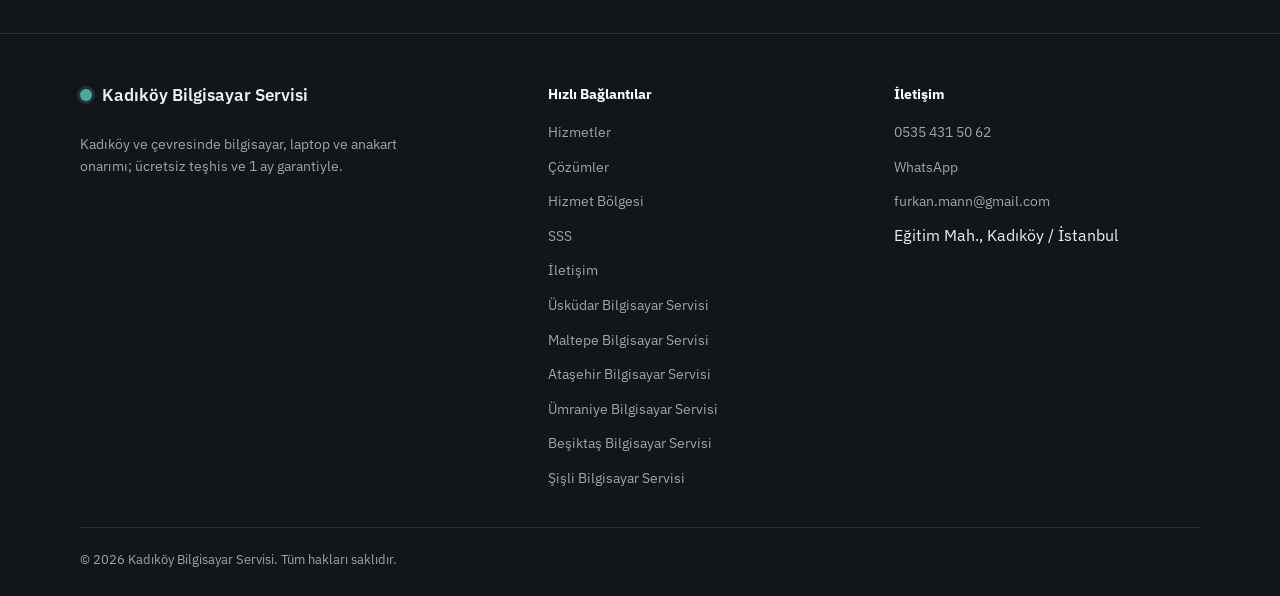
<file: besiktas-bilgisayar-servisi.html>
<!DOCTYPE html>
<html lang="tr">
<head>
<meta charset="UTF-8">
<meta name="viewport" content="width=device-width, initial-scale=1.0">

<!-- ============ TEMEL SEO ============ -->
<title>Beşiktaş Bilgisayar Servisi | Aynı Gün Bilgisayar ve Laptop Tamiri</title>
<meta name="description" content="Beşiktaş'ta bilgisayar, laptop ve anakart tamiri. Ücretsiz teşhis, aynı gün teslim, 1 ay garanti. Beşiktaş ve çevresine yerinde servis. Hemen arayın.">
<meta name="keywords" content="beşiktaş bilgisayar servisi, beşiktaş bilgisayar tamiri, beşiktaş laptop tamiri, beşiktaş notebook tamiri, beşiktaş veri kurtarma, kadıköy bilgisayar servisi, google ads yönetimi, harita seo">
<meta name="author" content="Kadıköy Bilgisayar Servisi">
<meta name="robots" content="index, follow, max-image-preview:large">
<link rel="canonical" href="https://bilgisayarservisi.site/besiktas-bilgisayar-servisi.html">

<!-- Coğrafi / yerel SEO etiketleri -->
<meta name="geo.region" content="TR-34">
<meta name="geo.placename" content="Kadıköy, İstanbul">
<meta name="geo.position" content="40.9827;29.0270">
<meta name="ICBM" content="40.9827, 29.0270">

<!-- ============ SOSYAL PAYLAŞIM (Open Graph / Twitter) ============ -->
<meta property="og:type" content="website">
<meta property="og:title" content="Beşiktaş Bilgisayar Servisi | Aynı Gün Bilgisayar ve Laptop Tamiri">
<meta property="og:description" content="Beşiktaş'ta bilgisayar, laptop ve anakart tamiri. Ücretsiz teşhis, aynı gün teslim, 1 ay garanti.">
<meta property="og:url" content="https://bilgisayarservisi.site/besiktas-bilgisayar-servisi.html">
<meta property="og:locale" content="tr_TR">
<meta property="og:image" content="https://bilgisayarservisi.site/assets/og-image.png">
<meta property="og:image:width" content="1200">
<meta property="og:image:height" content="630">
<meta property="og:image:alt" content="Kadıköy Bilgisayar Servisi — Aynı gün bilgisayar ve laptop tamiri">
<meta name="twitter:image" content="https://bilgisayarservisi.site/assets/og-image.png">
<meta property="og:site_name" content="Kadıköy Bilgisayar Servisi">
<meta name="twitter:card" content="summary_large_image">
<meta name="twitter:title" content="Beşiktaş Bilgisayar Servisi | Aynı Gün Bilgisayar ve Laptop Tamiri">
<meta name="twitter:description" content="Ücretsiz teşhis, aynı gün teslim, 1 ay garanti. Beşiktaş ve çevresine yerinde servis.">

<!-- ============ FAVICON (basit, harici dosya gerektirmeyen inline SVG) ============ -->
<link rel="icon" href="data:image/svg+xml,%3Csvg xmlns='http://www.w3.org/2000/svg' viewBox='0 0 100 100'%3E%3Crect width='100' height='100' rx='20' fill='%2312161b'/%3E%3Ccircle cx='50' cy='42' r='20' fill='none' stroke='%23c67a3d' stroke-width='6'/%3E%3Cline x1='50' y1='62' x2='50' y2='80' stroke='%234fa89c' stroke-width='6'/%3E%3C/svg%3E">

<!-- ============ FONTLAR ============ -->
<link rel="preconnect" href="https://fonts.googleapis.com">
<link rel="preconnect" href="https://fonts.gstatic.com" crossorigin>
<link href="https://fonts.googleapis.com/css2?family=Space+Grotesk:wght@500;600;700&family=IBM+Plex+Sans:wght@400;500;600&family=IBM+Plex+Mono:wght@500;600&display=swap" rel="stylesheet">

<!-- ============ YAPILANDIRILMIŞ VERİ (Schema.org) — SEO + GEO (AI arama motorları) ============ -->
<script type="application/ld+json">
{
  "@context": "https://schema.org",
  "@type": "ElectronicsStore",
  "name": "Kadıköy Bilgisayar Servisi",
  "alternateName": "Kadıköy Bilgisayar Tamiri",
  "url": "https://bilgisayarservisi.site/besiktas-bilgisayar-servisi.html",
  "telephone": "+905354315062",
  "email": "furkan.mann@gmail.com",
  "priceRange": "₺₺",
  "image": "https://bilgisayarservisi.site/assets/og-image.png",
  "address": {
    "@type": "PostalAddress",
    "addressLocality": "Kadıköy",
    "addressRegion": "İstanbul",
    "postalCode": "34722",
    "addressCountry": "TR"
  },
  "geo": {
    "@type": "GeoCoordinates",
    "latitude": 40.9827,
    "longitude": 29.0270
  },
  "openingHoursSpecification": [
    {
      "@type": "OpeningHoursSpecification",
      "dayOfWeek": ["Monday","Tuesday","Wednesday","Thursday","Friday"],
      "opens": "09:30",
      "closes": "19:30"
    },
    {
      "@type": "OpeningHoursSpecification",
      "dayOfWeek": ["Saturday"],
      "opens": "10:00",
      "closes": "17:00"
    }
  ],
  "areaServed": [
    {"@type": "Place", "name": "Eğitim"},
    {"@type": "Place", "name": "Üsküdar"},
    {"@type": "Place", "name": "Maltepe"},
    {"@type": "Place", "name": "Ataşehir"},
    {"@type": "Place", "name": "Ümraniye"},
    {"@type": "Place", "name": "Beşiktaş"},
    {"@type": "Place", "name": "Şişli"},
    {"@type": "Place", "name": "Moda"},
    {"@type": "Place", "name": "Caferağa"},
    {"@type": "Place", "name": "Osmanağa"},
    {"@type": "Place", "name": "Rasimpaşa"},
    {"@type": "Place", "name": "Göztepe"},
    {"@type": "Place", "name": "Erenköy"},
    {"@type": "Place", "name": "Suadiye"},
    {"@type": "Place", "name": "Fenerbahçe"},
    {"@type": "Place", "name": "Kozyatağı"},
    {"@type": "Place", "name": "Bostancı"}
  ],
  "sameAs": [
    "https://www.instagram.com/KULLANICI_ADI",
    "https://wa.me/905354315062"
  ]
}
</script>

<script type="application/ld+json">
{
  "@context": "https://schema.org",
  "@type": "FAQPage",
  "mainEntity": [
    {
      "@type": "Question",
      "name": "Beşiktaş'ta aynı gün bilgisayar tamiri yapıyor musunuz?",
      "acceptedAnswer": {
        "@type": "Answer",
        "text": "Evet. Beşiktaş'ta arıza teşhisi genellikle 30 dakika içinde tamamlanır; parça stoktaysa çoğu laptop ve masaüstü onarımı aynı gün içinde teslim edilir. Anakart seviyesi tamir ve parça temini gereken durumlarda süre değişebilir."
      }
    },
    {
      "@type": "Question",
      "name": "Teşhis (ön inceleme) ücretli mi?",
      "acceptedAnswer": {
        "@type": "Answer",
        "text": "İlk teşhis ücretsizdir. Arızayı tespit ettikten sonra net fiyat teklifi sunulur, onay vermeden herhangi bir işlem yapılmaz."
      }
    },
    {
      "@type": "Question",
      "name": "Veri kurtarma garantisi var mı?",
      "acceptedAnswer": {
        "@type": "Answer",
        "text": "Bozuk disk veya SSD üzerinden veri kurtarma başarı oranı arızanın türüne göre değişir. Ön inceleme sonrası kurtarılabilecek veri hakkında net bilgi verilir; veri kurtarılamazsa kurtarma ücreti alınmaz."
      }
    },
    {
      "@type": "Question",
      "name": "Evde veya ofiste yerinde teknik destek veriyor musunuz?",
      "acceptedAnswer": {
        "@type": "Answer",
        "text": "Evet, Kadıköy, Üsküdar, Maltepe, Ataşehir, Ümraniye, Beşiktaş ve Şişli'nin çeşitli mahallelerine yerinde teknik destek sağlanmaktadır; İstanbul'un iki yakasında da hizmet veriyoruz."
      }
    },
    {
      "@type": "Question",
      "name": "Onarılan parçalarda garanti süresi ne kadar?",
      "acceptedAnswer": {
        "@type": "Answer",
        "text": "Değişen parçalar ve yapılan işçilik 1 ay garanti kapsamındadır. Garanti belgesi teslimat sırasında verilir."
      }
    },
    {
      "@type": "Question",
      "name": "Hangi marka bilgisayarlarla çalışıyorsunuz?",
      "acceptedAnswer": {
        "@type": "Answer",
        "text": "Apple (MacBook), Asus, Lenovo, HP, Dell, Casper, Monster, MSI ve Acer dahil olmak üzere hemen hemen tüm marka masaüstü ve laptop modellerine servis verilmektedir."
      }
    }
  ]
}
</script>

<style>
  :root{
    --graphite: #12161b;
    --panel: #1a2028;
    --panel-2: #202832;
    --paper: #e9e2d0;
    --paper-line: #cfc6ab;
    --copper: #c67a3d;
    --copper-bright: #e0965a;
    --teal: #4fa89c;
    --text: #eef1ee;
    --text-muted: #9aa7ad;
    --ink: #1b1710;
    --danger: #c65a4a;
    --radius: 4px;
    --max: 1120px;
  }

  *{box-sizing:border-box; margin:0; padding:0;}
  html{scroll-behavior:smooth;}

  body{
    background:var(--graphite);
    color:var(--text);
    font-family:'IBM Plex Sans', system-ui, sans-serif;
    line-height:1.6;
    -webkit-font-smoothing:antialiased;
  }

  @media (prefers-reduced-motion: reduce){
    html{scroll-behavior:auto;}
    *{animation-duration:0.001ms !important; transition-duration:0.001ms !important;}
  }

  h1,h2,h3,.mono{font-family:'Space Grotesk', sans-serif; letter-spacing:-0.01em;}
  .label, .tag-serial, .stamp, .price{font-family:'IBM Plex Mono', monospace;}

  a{color:inherit;}
  img{max-width:100%; display:block;}
  section{padding:96px 24px;}
  .wrap{max-width:var(--max); margin:0 auto;}

  :focus-visible{outline:3px solid var(--teal); outline-offset:3px;}

  /* ============ NAV ============ */
  header.site-header{
    position:sticky; top:0; z-index:50;
    background:rgba(18,22,27,0.92);
    backdrop-filter:blur(8px);
    border-bottom:1px solid #262e37;
  }
  .nav{
    max-width:var(--max); margin:0 auto;
    display:flex; align-items:center; justify-content:space-between;
    padding:14px 24px;
  }
  .logo{
    display:flex; align-items:center; gap:10px;
    font-size:1.05rem; font-weight:600; color:var(--text);
    text-decoration:none;
  }
  .logo .dot{
    width:12px; height:12px; border-radius:50%;
    background:var(--teal);
    box-shadow:0 0 0 3px rgba(79,168,156,0.2);
    flex-shrink:0;
  }
  .nav-links{display:flex; gap:28px; list-style:none;}
  .nav-links li{list-style:none;}
  .nav-links a{
    font-size:0.92rem; color:var(--text-muted); text-decoration:none;
    transition:color .15s ease;
  }
  .nav-links a:hover{color:var(--copper-bright);}
  .mobile-cta-item{display:none;}
  .nav-cta{
    display:flex; gap:10px; align-items:center;
  }
  .btn{
    display:inline-flex; align-items:center; gap:8px;
    padding:11px 18px; border-radius:var(--radius);
    font-size:0.9rem; font-weight:600; text-decoration:none;
    border:1px solid transparent; cursor:pointer;
    transition:transform .15s ease, box-shadow .15s ease, background .15s ease;
    white-space:nowrap;
  }
  .btn:hover{transform:translateY(-1px);}
  .btn-primary{background:var(--copper); color:#181008;}
  .btn-primary:hover{background:var(--copper-bright); box-shadow:0 6px 18px rgba(198,122,61,0.35);}
  .btn-ghost{border-color:#33404a; color:var(--text);}
  .btn-ghost:hover{border-color:var(--teal); color:var(--teal);}
  .btn-block{width:100%; justify-content:center;}

  .nav-toggle{display:none; background:none; border:1px solid #33404a; border-radius:var(--radius); color:var(--text); width:40px; height:40px; font-size:1.2rem;}

  /* ============ HERO ============ */
  .hero{
    padding:88px 24px 64px;
    position:relative;
    overflow:hidden;
    background:
      radial-gradient(circle at 15% 20%, rgba(79,168,156,0.08), transparent 45%),
      radial-gradient(circle at 85% 75%, rgba(198,122,61,0.10), transparent 45%);
  }
  .hero-grid{
    max-width:var(--max); margin:0 auto;
    display:grid; grid-template-columns:1.1fr 0.9fr; gap:56px; align-items:center;
  }
  .eyebrow{
    display:inline-flex; align-items:center; gap:8px;
    color:var(--teal); font-size:0.8rem; letter-spacing:0.08em; text-transform:uppercase;
    margin-bottom:18px; font-weight:600;
  }
  .eyebrow::before{content:"●"; font-size:0.6rem;}
  h1{font-size:clamp(2.1rem, 4.2vw, 3.3rem); line-height:1.12; font-weight:700; color:#fff; margin-bottom:20px;}
  h1 .accent{color:var(--copper-bright);}
  .hero p.lead{color:var(--text-muted); font-size:1.08rem; max-width:520px; margin-bottom:32px;}
  .hero-actions{display:flex; gap:14px; flex-wrap:wrap; margin-bottom:40px;}
  .trust-row{display:flex; gap:28px; flex-wrap:wrap;}
  .trust-item{display:flex; flex-direction:column;}
  .trust-item strong{font-family:'Space Grotesk'; font-size:1.5rem; color:#fff;}
  .trust-item span{font-size:0.78rem; color:var(--text-muted);}

  /* Signature element: hanging repair ticket */
  .ticket-stub{
    position:relative;
    justify-self:center;
    background:var(--paper);
    color:var(--ink);
    width:min(340px, 100%);
    padding:30px 26px 34px;
    border-radius:2px;
    transform:rotate(3deg);
    box-shadow:0 30px 60px rgba(0,0,0,0.45), 0 4px 10px rgba(0,0,0,0.3);
  }
  .ticket-stub::before{
    content:"";
    position:absolute; left:50%; top:-42px; transform:translateX(-50%);
    width:2px; height:44px;
    background:repeating-linear-gradient(180deg, #6b7680 0 6px, transparent 6px 11px);
  }
  .ticket-hole{
    position:absolute; left:50%; top:-8px; transform:translateX(-50%);
    width:16px; height:16px; border-radius:50%;
    background:var(--graphite);
    box-shadow:inset 0 0 0 3px var(--paper-line);
  }
  .ticket-stub .tag-serial{font-size:0.72rem; letter-spacing:0.05em; color:#6b6250; margin-bottom:14px;}
  .ticket-stub h3{font-size:1.15rem; margin-bottom:6px; color:var(--ink);}
  .ticket-stub .ticket-row{
    display:flex; justify-content:space-between; padding:9px 0; border-bottom:1px dashed var(--paper-line);
    font-size:0.88rem;
  }
  .ticket-stub .ticket-row:last-of-type{border-bottom:none;}
  .ticket-stub .ticket-row span:last-child{font-weight:600;}
  .stamp{
    position:absolute; right:18px; bottom:20px;
    border:2px solid var(--danger); color:var(--danger);
    padding:4px 10px; border-radius:3px;
    font-size:0.7rem; font-weight:700; letter-spacing:0.06em;
    transform:rotate(-8deg);
    opacity:0.85;
  }

  /* ============ SECTION HEADERS ============ */
  .section-head{max-width:640px; margin-bottom:52px;}
  .section-head .label{color:var(--teal); font-size:0.78rem; letter-spacing:0.08em; text-transform:uppercase; display:block; margin-bottom:10px;}
  .section-head h2{font-size:clamp(1.6rem, 3vw, 2.2rem); color:#fff; margin-bottom:14px;}
  .section-head p{color:var(--text-muted);}

  /* ============ SERVICES — repair tag cards ============ */
  .services-grid{
    display:grid; grid-template-columns:repeat(auto-fit, minmax(250px, 1fr)); gap:22px;
  }
  .service-tag{
    position:relative;
    background:var(--panel);
    border:1px solid #262e37;
    border-top:3px dashed #3a4552;
    border-radius:var(--radius);
    padding:26px 22px 22px;
    transition:transform .18s ease, border-color .18s ease;
  }
  .service-tag:hover{transform:translateY(-4px) rotate(-0.4deg); border-top-color:var(--copper);}
  .service-tag::before{
    content:"";
    position:absolute; top:-8px; left:24px;
    width:14px; height:14px; border-radius:50%;
    background:var(--graphite); border:2px solid #3a4552;
  }
  .service-tag .tag-serial{color:var(--copper-bright); font-size:0.75rem; margin-bottom:10px; display:block;}
  .service-tag h3{font-size:1.05rem; color:#fff; margin-bottom:8px;}
  .service-tag p{color:var(--text-muted); font-size:0.9rem;}

  /* ============ WHY US / STATS ============ */
  .why-grid{display:grid; grid-template-columns:repeat(4, 1fr); gap:24px;}
  .why-card{
    background:var(--panel); border:1px solid #262e37; border-radius:var(--radius);
    padding:26px 22px; text-align:left;
  }
  .why-card strong{font-family:'Space Grotesk'; font-size:2rem; color:var(--teal); display:block; margin-bottom:6px;}
  .why-card span{color:var(--text-muted); font-size:0.88rem;}

  /* ============ PROCESS ============ */
  .process-row{
    display:grid; grid-template-columns:repeat(4, 1fr); gap:0;
    position:relative;
  }
  .process-step{
    padding:0 20px; position:relative;
  }
  .process-step:not(:last-child)::after{
    content:"";
    position:absolute; top:22px; right:-4px; width:100%; height:1px;
    background:repeating-linear-gradient(90deg, #3a4552 0 8px, transparent 8px 14px);
  }
  .process-num{
    font-family:'IBM Plex Mono'; font-size:0.8rem; color:var(--copper-bright);
    width:44px; height:44px; border:1px solid var(--copper); border-radius:50%;
    display:flex; align-items:center; justify-content:center; margin-bottom:16px;
    background:var(--graphite); position:relative; z-index:1;
  }
  .process-step h3{font-size:1.02rem; color:#fff; margin-bottom:8px;}
  .process-step p{color:var(--text-muted); font-size:0.88rem;}

  /* ============ AREAS SERVED ============ */
  .areas-panel{
    background:var(--panel); border:1px solid #262e37; border-radius:var(--radius);
    padding:36px; display:grid; grid-template-columns:1fr 1fr; gap:40px; align-items:center;
  }
  .area-chip-list{display:flex; flex-wrap:wrap; gap:10px;}
  .area-chip{
    border:1px solid #33404a; border-radius:99px; padding:7px 16px;
    font-size:0.85rem; color:var(--text-muted);
  }
  .area-chip strong{color:var(--teal); font-weight:600;}

  /* ============ TESTIMONIALS ============ */
  .testi-grid{display:grid; grid-template-columns:repeat(3, 1fr); gap:22px;}
  .testi-card{
    background:var(--panel); border:1px solid #262e37; border-radius:var(--radius);
    padding:26px; display:flex; flex-direction:column; gap:14px;
  }
  .stars{color:var(--copper-bright); letter-spacing:2px; font-size:0.95rem;}
  .testi-card p.quote{color:var(--text); font-size:0.94rem;}
  .testi-who{display:flex; justify-content:space-between; font-size:0.82rem; color:var(--text-muted); border-top:1px solid #262e37; padding-top:12px;}

  /* ============ FAQ ============ */
  .faq-list{display:flex; flex-direction:column; gap:12px; max-width:760px;}
  .faq-item{background:var(--panel); border:1px solid #262e37; border-radius:var(--radius); overflow:hidden;}
  .faq-q{
    width:100%; text-align:left; background:none; border:none; color:#fff;
    padding:20px 22px; font-size:1rem; font-weight:600; cursor:pointer;
    display:flex; justify-content:space-between; align-items:center; gap:16px;
    font-family:'IBM Plex Sans';
  }
  .faq-q .plus{font-family:'IBM Plex Mono'; color:var(--copper-bright); font-size:1.2rem; transition:transform .2s ease; flex-shrink:0;}
  .faq-item[data-open="true"] .faq-q .plus{transform:rotate(45deg);}
  .faq-a{max-height:0; overflow:hidden; transition:max-height .25s ease;}
  .faq-a p{padding:0 22px 20px; color:var(--text-muted); font-size:0.92rem;}

  /* ============ CONTACT ============ */
  .contact-grid{display:grid; grid-template-columns:1fr 1fr; gap:48px; align-items:start;}
  .contact-info-list{display:flex; flex-direction:column; gap:20px; margin:28px 0;}
  .contact-info-item{display:flex; gap:14px;}
  .contact-icon{
    width:38px; height:38px; border-radius:50%; border:1px solid var(--teal); color:var(--teal);
    display:flex; align-items:center; justify-content:center; flex-shrink:0; font-size:1rem;
  }
  .contact-info-item strong{display:block; color:#fff; font-size:0.95rem;}
  .contact-info-item span, .contact-info-item a{color:var(--text-muted); font-size:0.9rem; text-decoration:none;}
  .map-frame{
    border:1px solid #262e37; border-radius:var(--radius); overflow:hidden; height:280px;
  }
  .map-frame iframe{width:100%; height:100%; border:0; filter:grayscale(0.3) invert(0.92) contrast(0.9);}

  form.contact-form{
    background:var(--panel); border:1px solid #262e37; border-radius:var(--radius); padding:30px;
    display:flex; flex-direction:column; gap:16px;
  }
  .form-row{display:flex; flex-direction:column; gap:6px;}
  .form-row label{font-size:0.82rem; color:var(--text-muted);}
  .form-row input, .form-row select, .form-row textarea{
    background:var(--graphite); border:1px solid #33404a; border-radius:var(--radius);
    padding:11px 12px; color:var(--text); font-family:inherit; font-size:0.92rem;
  }
  .form-row textarea{resize:vertical; min-height:90px;}
  .form-note{font-size:0.78rem; color:var(--text-muted);}

  /* ============ FOOTER ============ */
  footer{border-top:1px solid #262e37; padding:48px 24px 28px;}
  .footer-grid{display:grid; grid-template-columns:1.4fr 1fr 1fr; gap:40px; margin-bottom:36px;}
  .footer-grid h4{color:#fff; font-size:0.9rem; margin-bottom:14px;}
  .footer-grid ul{list-style:none; display:flex; flex-direction:column; gap:9px;}
  .footer-grid ul a{color:var(--text-muted); text-decoration:none; font-size:0.88rem;}
  .footer-grid ul a:hover{color:var(--teal);}
  .footer-bottom{
    display:flex; justify-content:space-between; align-items:center; flex-wrap:wrap; gap:12px;
    border-top:1px solid #262e37; padding-top:22px; font-size:0.8rem; color:var(--text-muted);
  }

  /* ============ FLOATING WHATSAPP ============ */
  .float-wa{
    position:fixed; bottom:22px; right:22px; z-index:60;
    width:56px; height:56px; border-radius:50%;
    background:#25D366; color:#0b1a10;
    display:flex; align-items:center; justify-content:center;
    box-shadow:0 10px 24px rgba(0,0,0,0.4);
    text-decoration:none; font-size:1.5rem;
  }

  /* ============ RESPONSIVE ============ */
  @media (max-width: 900px){
    .hero-grid{grid-template-columns:1fr;}
    .ticket-stub{margin-top:24px;}
    .why-grid{grid-template-columns:repeat(2,1fr);}
    .process-row{grid-template-columns:1fr; gap:32px;}
    .process-step::after{display:none;}
    .areas-panel{grid-template-columns:1fr;}
    .testi-grid{grid-template-columns:1fr;}
    .contact-grid{grid-template-columns:1fr;}
    .footer-grid{grid-template-columns:1fr; gap:26px;}
  }
  @media (max-width: 700px){
    .nav-links{display:none;}
    .nav-toggle{display:block;}
    .nav-cta{display:none;}
    .mobile-cta-item{display:block; margin-top:6px;}
    section{padding:64px 20px;}
  }
</style>
</head>
<body>

<!-- ============ HEADER ============ -->
<header class="site-header">
  <nav class="nav">
    <a href="#anasayfa" class="logo"><span class="dot"></span> Kadıköy Bilgisayar Servisi</a>
    <ul class="nav-links">
      <li><a href="#hizmetler">Hizmetler</a></li>
      <li><a href="#cozumler">Çözümler</a></li>
      <li><a href="#neden-biz">Neden Biz</a></li>
      <li><a href="#referanslar">Referanslar</a></li>
      <li><a href="#bolgeler">Bölgeler</a></li>
      <li><a href="#sss">SSS</a></li>
      <li><a href="#iletisim">İletişim</a></li>
      <li class="mobile-cta-item"><a href="tel:+905354315062" class="btn btn-ghost btn-block">📞 0535 431 50 62</a></li>
      <li class="mobile-cta-item"><a href="https://wa.me/905354315062" class="btn btn-primary btn-block">WhatsApp</a></li>
    </ul>
    <div class="nav-cta">
      <a href="tel:+905354315062" class="btn btn-ghost">📞 0535 431 50 62</a>
      <a href="https://wa.me/905354315062" class="btn btn-primary">WhatsApp</a>
    </div>
    <button class="nav-toggle" id="navToggle" aria-label="Menüyü aç">☰</button>
  </nav>
</header>

<!-- ============ HERO ============ -->
<section class="hero" id="anasayfa">
  <div class="hero-grid">
    <div>
      <span class="eyebrow">Beşiktaş · Aynı Gün Servis</span>
      <h1>Bilgisayarınız bozuldu mu? <span class="accent">Beşiktaş'ta</span> aynı gün elinizde olsun.</h1>
      <p class="lead">Masaüstü, laptop ve anakart onarımından veri kurtarmaya kadar tüm teknik servis ihtiyaçlarınız; ücretsiz teşhis, net fiyat ve 1 ay garantiyle. Levent'ten Etiler'e yerinde destek.</p>
      <div class="hero-actions">
        <a href="tel:+905354315062" class="btn btn-primary">📞 Hemen Ara</a>
        <a href="#iletisim" class="btn btn-ghost">Ücretsiz Teşhis Talep Et</a>
      </div>
      <div class="trust-row">
        <div class="trust-item"><strong>12+</strong><span>yıl tecrübe</span></div>
        <div class="trust-item"><strong>30 dk</strong><span>ortalama teşhis</span></div>
        <div class="trust-item"><strong>1 ay</strong><span>işçilik garantisi</span></div>
        <div class="trust-item"><strong>10+</strong><span>mahalleye yerinde servis</span></div>
      </div>
    </div>

    <div class="ticket-stub">
      <div class="ticket-hole"></div>
      <span class="tag-serial">SERVİS FİŞİ NO: KDK-0142</span>
      <h3>Teşhis Raporu</h3>
      <div class="ticket-row"><span>Arıza</span><span>Açılmıyor</span></div>
      <div class="ticket-row"><span>Teşhis</span><span>Ücretsiz</span></div>
      <div class="ticket-row"><span>Tahmini Süre</span><span>Aynı Gün</span></div>
      <div class="ticket-row"><span>Garanti</span><span>1 Ay</span></div>
      <span class="stamp">ONAYLI</span>
    </div>
  </div>
</section>

<!-- ============ SERVICES ============ -->
<section id="hizmetler">
  <div class="wrap">
    <div class="section-head">
      <span class="label">Hizmetlerimiz</span>
      <h2>Her arıza için doğru teknisyen</h2>
      <p>Donanımdan yazılıma, tek bir bilgisayardan kurumsal filoya kadar Beşiktaş içinde tüm teknik servis hizmetleri tek çatı altında.</p>
    </div>
    <div class="services-grid">
      <article class="service-tag">
        <span class="tag-serial">KDK-01</span>
        <h3>Kurumsal IT Destek</h3>
        <p>Ofisler için periyodik bakım anlaşmaları ve öncelikli müdahale hattı.</p>
      </article>
      <article class="service-tag">
        <span class="tag-serial">KDK-02</span>
        <h3>Web Sitesi ve Sosyal Medya Yönetimi</h3>
        <p>İşletmeniz için web sitesi kurulumu/güncellemesi ve sosyal medya hesaplarının düzenli yönetimi.</p>
      </article>
      <article class="service-tag">
        <span class="tag-serial">KDK-03</span>
        <h3>Google Ads ve Harita SEO Yönetimi</h3>
        <p>Google Ads reklam kampanyaları, Google Haritalar/İşletme Profili optimizasyonu ile yerel aramalarda görünürlük artırma.</p>
      </article>
      <article class="service-tag">
        <span class="tag-serial">KDK-04</span>
        <h3>Laptop / Notebook Tamiri</h3>
        <p>Ekran, klavye, menteşe, şarj soketi değişimi ve tüm marka laptop bakım-onarım işlemleri.</p>
      </article>
      <article class="service-tag">
        <span class="tag-serial">KDK-05</span>
        <h3>Anakart & Kart Seviyesi Onarım</h3>
        <p>Yonga (chip) ve kondansatör seviyesinde mikro lehim onarımı, gerçek arıza tespiti.</p>
      </article>
      <article class="service-tag">
        <span class="tag-serial">KDK-06</span>
        <h3>Veri Kurtarma</h3>
        <p>Arızalı HDD ve SSD'lerden veri kurtarma; sonuç alınamazsa ücret talep edilmez.</p>
      </article>
      <article class="service-tag">
        <span class="tag-serial">KDK-07</span>
        <h3>Format & Yazılım Kurulumu</h3>
        <p>İşletim sistemi kurulumu, sürücü güncellemeleri ve performans optimizasyonu.</p>
      </article>
      <article class="service-tag">
        <span class="tag-serial">KDK-08</span>
        <h3>Virüs & Zararlı Yazılım Temizliği</h3>
        <p>Kapsamlı tarama, zararlı yazılım temizliği ve güvenlik yapılandırması.</p>
      </article>
      <article class="service-tag">
        <span class="tag-serial">KDK-09</span>
        <h3>Oyuncu Bilgisayarı Bakımı</h3>
        <p>Termal macun yenileme, fan/soğutucu bakımı ve FPS performans ayarları.</p>
      </article>
      <article class="service-tag">
        <span class="tag-serial">KDK-10</span>
        <h3>Masaüstü Bilgisayar Tamiri</h3>
        <p>Açılmama, mavi ekran, aşırı ısınma ve güç kaynağı arızalarında hızlı teşhis ve onarım.</p>
      </article>
    </div>
  </div>
</section>

<!-- ============ ÇÖZÜMLER ============ -->
<section id="cozumler">
  <div class="wrap">
    <div class="section-head">
      <span class="label">Çözümler</span>
      <h2>İhtiyacınıza göre çözüm seçin</h2>
      <p>Yukarıdaki hizmetlerimizi, karşılaştığınız duruma göre 4 ana çözüm başlığında topladık.</p>
    </div>
    <div class="services-grid">
      <article class="service-tag">
        <span class="tag-serial">COZ-01</span>
        <h3>Acil Arıza Çözümü</h3>
        <p>Bilgisayar veya laptopunuz aniden bozulduğunda ücretsiz teşhis ve çoğu durumda aynı gün onarım.</p>
        <p style="margin-top:10px; font-size:0.82rem; color:var(--copper-bright);">İçerir: Masaüstü/Laptop Tamiri, Anakart Onarımı, Format &amp; Yazılım, Virüs Temizliği, Oyuncu PC Bakımı</p>
      </article>
      <article class="service-tag">
        <span class="tag-serial">COZ-02</span>
        <h3>Veri Kaybı Çözümü</h3>
        <p>Silinen dosyalar veya bozulan disk/SSD nedeniyle veri kaybı yaşadığınızda, sonuç alınamazsa ücret ödemediğiniz kurtarma hizmeti.</p>
        <p style="margin-top:10px; font-size:0.82rem; color:var(--copper-bright);">İçerir: Veri Kurtarma (HDD/SSD)</p>
      </article>
      <article class="service-tag">
        <span class="tag-serial">COZ-03</span>
        <h3>Kurumsal Bakım Çözümü</h3>
        <p>Ofisinizin bilgisayarları arıza çıkmadan önce düzenli kontrolden geçsin, sorun çıktığında öncelikli müdahale alın.</p>
        <p style="margin-top:10px; font-size:0.82rem; color:var(--copper-bright);">İçerir: Kurumsal IT Destek</p>
      </article>
      <article class="service-tag">
        <span class="tag-serial">COZ-04</span>
        <h3>Dijital Görünürlük Çözümü</h3>
        <p>İşletmenizin internette bulunabilir olması için web sitesi, sosyal medya ve Google Ads/Harita SEO'yu tek elden yönetiyoruz.</p>
        <p style="margin-top:10px; font-size:0.82rem; color:var(--copper-bright);">İçerir: Web Sitesi &amp; Sosyal Medya Yönetimi, Google Ads ve Harita SEO Yönetimi</p>
      </article>
    </div>
  </div>
</section>

<!-- ============ WHY US ============ -->
<section id="neden-biz" style="background:var(--panel-2); border-top:1px solid #262e37; border-bottom:1px solid #262e37;">
  <div class="wrap">
    <div class="section-head">
      <span class="label">Neden Biz</span>
      <h2>Beşiktaş'ın güvendiği teknik servis</h2>
    </div>
    <div class="why-grid">
      <div class="why-card"><strong>12+</strong><span>yıllık sektör tecrübesi</span></div>
      <div class="why-card"><strong>%98</strong><span>onarım başarı oranı</span></div>
      <div class="why-card"><strong>1 Ay</strong><span>parça ve işçilik garantisi</span></div>
      <div class="why-card"><strong>7</strong><span>ilçede yerinde servis (İstanbul'un iki yakası)</span></div>
    </div>
  </div>
</section>

<!-- ============ PROCESS ============ -->
<section>
  <div class="wrap">
    <div class="section-head">
      <span class="label">Süreç</span>
      <h2>4 adımda arızadan teslimata</h2>
    </div>
    <div class="process-row">
      <div class="process-step">
        <div class="process-num">01</div>
        <h3>Teşhis</h3>
        <p>Cihazınızı getirin ya da yerinde randevu alın; ücretsiz ön inceleme yapılır.</p>
      </div>
      <div class="process-step">
        <div class="process-num">02</div>
        <h3>Teklif</h3>
        <p>Net fiyat ve tahmini süre sunulur, onayınız olmadan işlem başlamaz.</p>
      </div>
      <div class="process-step">
        <div class="process-num">03</div>
        <h3>Onarım</h3>
        <p>Uzman teknisyen orijinal veya dengi parçalarla onarımı gerçekleştirir.</p>
      </div>
      <div class="process-step">
        <div class="process-num">04</div>
        <h3>Teslim</h3>
        <p>Test raporu ve garanti belgesiyle cihazınız teslim edilir.</p>
      </div>
    </div>
  </div>
</section>

<!-- ============ AREAS SERVED ============ -->
<section id="bolgeler" style="background:var(--panel-2); border-top:1px solid #262e37; border-bottom:1px solid #262e37;">
  <div class="wrap">
    <div class="section-head">
      <span class="label">Hizmet Bölgesi</span>
      <h2>Beşiktaş ve çevresine yerinde servis</h2>
    </div>
    <div class="areas-panel">
      <div>
        <p style="color:var(--text-muted); margin-bottom:18px;">Atölyemiz Kadıköy <strong style="color:var(--teal);">Eğitim Mahallesi</strong>'nde yer alıyor; Beşiktaş ve çevresindeki aşağıdaki mahallelere de <strong style="color:var(--teal);">aynı gün yerinde teknik destek</strong> sağlıyoruz. Listede yer almayan bir bölgedeyseniz yine de bizi arayın.</p>
        <div class="area-chip-list">
          <span class="area-chip"><strong>Levent</strong></span>
          <span class="area-chip"><strong>Etiler</strong></span>
          <span class="area-chip"><strong>Bebek</strong></span>
          <span class="area-chip"><strong>Ortaköy</strong></span>
          <span class="area-chip"><strong>Arnavutköy</strong></span>
          <span class="area-chip"><strong>Gayrettepe</strong></span>
          <span class="area-chip"><strong>Türkali</strong></span>
          <span class="area-chip"><strong>Konaklar</strong></span>
          <span class="area-chip"><strong>Vişnezade</strong></span>
          <span class="area-chip"><strong>Kuruçeşme</strong></span>
        </div>
        <p style="color:var(--text-muted); margin-top:16px; font-size:0.9rem;">Diğer hizmet bölgelerimiz: <a href="index.html" style="color:var(--teal); font-weight:600;">Kadıköy</a> · <a href="uskudar-bilgisayar-servisi.html" style="color:var(--teal); font-weight:600;">Üsküdar</a> · <a href="maltepe-bilgisayar-servisi.html" style="color:var(--teal); font-weight:600;">Maltepe</a> · <a href="atasehir-bilgisayar-servisi.html" style="color:var(--teal); font-weight:600;">Ataşehir</a> · <a href="umraniye-bilgisayar-servisi.html" style="color:var(--teal); font-weight:600;">Ümraniye</a> · <a href="sisli-bilgisayar-servisi.html" style="color:var(--teal); font-weight:600;">Şişli</a></p>
      </div>
      <div class="map-frame">
        <iframe title="Beşiktaş hizmet bölgesi haritası" loading="lazy" src="https://www.google.com/maps?q=E%C4%9Fitim%20Mahallesi%2C%20Kad%C4%B1k%C3%B6y%2C%20%C4%B0stanbul&output=embed"></iframe>
      </div>
    </div>
  </div>
</section>

<!-- ============ HAKKIMIZDA / TOPICAL İÇERİK ============ -->
<section aria-labelledby="hakkimizda-baslik">
  <div class="wrap" style="max-width:820px;">
    <div class="section-head" style="margin-bottom:24px;">
      <span class="label">Hakkımızda</span>
      <h2 id="hakkimizda-baslik">Beşiktaş'ta bilgisayar tamiri neden yerinde çözülmeli?</h2>
    </div>
    <p style="color:var(--text-muted); margin-bottom:16px;">Kadıköy Bilgisayar Servisi, Eğitim Mahallesi'ndeki atölyesinden Beşiktaş'ın sahil hattından Levent'e uzanan yoğun ofis, üniversite ve rezidans bölgesine — Levent'ten Etiler'e, Ortaköy'den Gayrettepe'ye kadar — yerinde teknik destek sağlıyor. Cihazınızı yetkili servise göndermek genelde günler sürerken, evinize veya ofisinize gelen bir teknisyene ulaşmak hem teşhis süresini hem de teslim süresini kısaltır.</p>
    <p style="color:var(--text-muted);">Beşiktaş'ta en sık karşılaşılan arızalar arasında laptop şarj soketi aşınması, taşımadan kaynaklanan menteşe/ekran hasarı ve eski masaüstü bilgisayarlarda toz birikimine bağlı aşırı ısınma yer alır. İstanbul'un iki yakasına da hizmet veren ekibimiz, sahil şeridindeki nem nedeniyle bağlantı noktalarında oluşan oksitlenmeye ve eski bina elektrik tesisatına bağlı güç dalgalanmalarına bölgede sık rastlıyor. Her durumda ilk adım olan teşhis ücretsizdir; onay vermeden herhangi bir işlem yapılmaz.</p>
  </div>
</section>

<!-- ============ REFERANSLAR / PORTFÖY ============ -->
<section id="referanslar" style="background:var(--panel-2); border-top:1px solid #262e37; border-bottom:1px solid #262e37;">
  <div class="wrap">
    <div class="section-head">
      <span class="label">Referanslarımız</span>
      <h2>Hayata geçirdiğimiz projelerden bazıları</h2>
      <p>Web sitesi ve dijital pazarlama hizmetimiz kapsamında farklı sektörlerden işletmeler için kurup yönettiğimiz canlı sitelerden örnekler.</p>
    </div>
    <div class="services-grid">
      <a class="service-tag" href="https://www.kadikoyantika.com.tr/" target="_blank" rel="noopener" style="text-decoration:none; display:block;">
        <span class="tag-serial">REF-01</span>
        <h3>Kadıköy Antika</h3>
        <p>Kadıköy'de antika alım-satım işletmesi için kurumsal tanıtım sitesi.</p>
      </a>
      <a class="service-tag" href="https://www.kedioteli.net/" target="_blank" rel="noopener" style="text-decoration:none; display:block;">
        <span class="tag-serial">REF-02</span>
        <h3>Kedi Oteli</h3>
        <p>İstanbul genelinde çoklu ilçeye hizmet veren, çok sayfalı yerel SEO odaklı kedi bakım/otel sitesi.</p>
      </a>
      <a class="service-tag" href="https://autodetay.com.tr/" target="_blank" rel="noopener" style="text-decoration:none; display:block;">
        <span class="tag-serial">REF-03</span>
        <h3>Autodetay</h3>
        <p>Detaylı araç temizliği ve oto kuaförü hizmeti veren işletme için tanıtım ve hizmet sayfaları.</p>
      </a>
      <a class="service-tag" href="https://www.izmirhavadurumu.com/" target="_blank" rel="noopener" style="text-decoration:none; display:block;">
        <span class="tag-serial">REF-04</span>
        <h3>İzmir Hava Durumu</h3>
        <p>İzmir'in tüm ilçeleri için güncel hava durumu bilgisi sunan, çok sayfalı içerik sitesi.</p>
      </a>
      <a class="service-tag" href="https://reklamyoneticisi.com/" target="_blank" rel="noopener" style="text-decoration:none; display:block;">
        <span class="tag-serial">REF-05</span>
        <h3>Reklam Yöneticisi</h3>
        <p>Google Ads ve reklam yönetimi hizmeti sunan marka için tanıtım sitesi.</p>
      </a>
      <a class="service-tag" href="https://www.gunespariltisi.com.tr/" target="_blank" rel="noopener" style="text-decoration:none; display:block;">
        <span class="tag-serial">REF-06</span>
        <h3>Nefes Ev & Parfüm</h3>
        <p>Ürün kataloğu ve WhatsApp üzerinden sipariş alan, yönetim panelli e-ticaret vitrini.</p>
      </a>
    </div>
  </div>
</section>

<!-- ============ GOOGLE REVIEWS (canlı / otomatik) ============ -->
<section id="yorumlar">
  <div class="wrap">
    <div class="section-head">
      <span class="label">Müşteri Yorumları</span>
      <h2 id="reviewsHeading">Google'daki yorumlarımız</h2>
      <p>Bu alan, aşağıdaki ayarları girdiğinizde Google İşletme Profili'nizdeki gerçek yorumları otomatik olarak çeker ve gösterir.</p>
    </div>

    <div id="googleReviews" class="testi-grid">
      <!-- JS ile doldurulur -->
    </div>

    <p id="reviewsFallback" class="form-note" style="margin-top:18px; display:none;">
      Canlı yorumlar henüz bağlanmadı. Aşağıdaki <code>GOOGLE_MAPS_API_KEY</code> ve <code>GOOGLE_PLACE_ID</code> değerlerini index.html içinde doldurun (bkz. README, "Canlı Google Yorumları" bölümü).
      O zamana kadar buraya doğrudan
      <a href="https://search.google.com/local/writereview?placeid=GOOGLE_PLACE_ID" target="_blank" rel="noopener">Google'da yorumları görüntüle</a> bağlantısı gösterilir.
    </p>
  </div>
</section>

<script>
  // ============ CANLI GOOGLE YORUMLARI ============
  // 1) Google Cloud Console'dan bir API anahtarı oluşturun (Places API'yi etkinleştirin).
  // 2) API anahtarını GitHub Pages alan adınıza (HTTP referrer) kısıtlayın.
  // 3) İşletmenizin Place ID'sini şuradan bulun: https://developers.google.com/maps/documentation/places/web-service/place-id
  // Detaylı adımlar README.md içinde "Canlı Google Yorumları" bölümündedir.
  const GOOGLE_MAPS_API_KEY = "BURAYA_API_ANAHTARINIZI_YAZIN";
  const GOOGLE_PLACE_ID = "BURAYA_PLACE_ID_YAZIN";

  function renderReviews(reviews, rating, total, url){
    const grid = document.getElementById('googleReviews');
    const heading = document.getElementById('reviewsHeading');
    if(rating && total){
      heading.textContent = `Google'da ${rating}/5 (${total} yorum)`;
    }
    grid.innerHTML = reviews.slice(0,6).map(r => `
      <div class="testi-card">
        <span class="stars">${'★'.repeat(Math.round(r.rating))}${'☆'.repeat(5-Math.round(r.rating))}</span>
        <p class="quote">"${(r.text || '').slice(0,220)}${(r.text||'').length>220 ? '…' : ''}"</p>
        <div class="testi-who"><span>${r.author_name || 'Google Kullanıcısı'}</span><span>${r.relative_time_description || ''}</span></div>
      </div>
    `).join('') + `
      <div class="testi-card" style="align-items:center; justify-content:center; text-align:center;">
        <span style="color:var(--text-muted); font-size:0.9rem;">Tüm yorumları görmek için</span>
        <a href="${url}" target="_blank" rel="noopener" class="btn btn-ghost" style="align-self:center;">Google'da Görüntüle</a>
      </div>`;
  }

  function loadGoogleReviews(){
    const fallback = document.getElementById('reviewsFallback');
    if(!GOOGLE_MAPS_API_KEY || GOOGLE_MAPS_API_KEY.includes('BURAYA') || !GOOGLE_PLACE_ID || GOOGLE_PLACE_ID.includes('BURAYA')){
      fallback.style.display = 'block';
      return;
    }
    const script = document.createElement('script');
    script.src = `https://maps.googleapis.com/maps/api/js?key=${GOOGLE_MAPS_API_KEY}&libraries=places&callback=initGooglePlaces`;
    script.async = true;
    window.initGooglePlaces = function(){
      const service = new google.maps.places.PlacesService(document.createElement('div'));
      service.getDetails({ placeId: GOOGLE_PLACE_ID, fields: ['reviews','rating','user_ratings_total','url'] }, (place, status) => {
        if(status === google.maps.places.PlacesServiceStatus.OK && place && place.reviews && place.reviews.length){
          renderReviews(place.reviews, place.rating, place.user_ratings_total, place.url);
        } else {
          fallback.style.display = 'block';
        }
      });
    };
    script.onerror = () => { fallback.style.display = 'block'; };
    document.head.appendChild(script);
  }

  loadGoogleReviews();
</script>

<!-- ============ FAQ ============ -->
<section id="sss" style="background:var(--panel-2); border-top:1px solid #262e37; border-bottom:1px solid #262e37;">
  <div class="wrap">
    <div class="section-head">
      <span class="label">Sıkça Sorulan Sorular</span>
      <h2>Merak edilenler</h2>
    </div>
    <div class="faq-list" id="faqList">
      <div class="faq-item" data-open="false">
        <button class="faq-q">Beşiktaş'ta aynı gün bilgisayar tamiri yapıyor musunuz? <span class="plus">+</span></button>
        <div class="faq-a"><p>Evet. Arıza teşhisi genellikle 30 dakika içinde tamamlanır; parça stoktaysa çoğu laptop ve masaüstü onarımı aynı gün içinde teslim edilir. Anakart seviyesi tamir ve parça temini gereken durumlarda süre değişebilir.</p></div>
      </div>
      <div class="faq-item" data-open="false">
        <button class="faq-q">Teşhis (ön inceleme) ücretli mi? <span class="plus">+</span></button>
        <div class="faq-a"><p>İlk teşhis ücretsizdir. Arızayı tespit ettikten sonra net fiyat teklifi sunulur, onay vermeden herhangi bir işlem yapılmaz.</p></div>
      </div>
      <div class="faq-item" data-open="false">
        <button class="faq-q">Veri kurtarma garantisi var mı? <span class="plus">+</span></button>
        <div class="faq-a"><p>Bozuk disk veya SSD üzerinden veri kurtarma başarı oranı arızanın türüne göre değişir. Ön inceleme sonrası kurtarılabilecek veri hakkında net bilgi verilir; veri kurtarılamazsa kurtarma ücreti alınmaz.</p></div>
      </div>
      <div class="faq-item" data-open="false">
        <button class="faq-q">Evde veya ofiste yerinde teknik destek veriyor musunuz? <span class="plus">+</span></button>
        <div class="faq-a"><p>Evet, Kadıköy, Üsküdar, Maltepe, Ataşehir, Ümraniye, Beşiktaş ve Şişli'nin çeşitli mahallelerine yerinde teknik destek sağlanmaktadır; İstanbul'un iki yakasında da hizmet veriyoruz.</p></div>
      </div>
      <div class="faq-item" data-open="false">
        <button class="faq-q">Onarılan parçalarda garanti süresi ne kadar? <span class="plus">+</span></button>
        <div class="faq-a"><p>Değişen parçalar ve yapılan işçilik 1 ay garanti kapsamındadır. Garanti belgesi teslimat sırasında verilir.</p></div>
      </div>
      <div class="faq-item" data-open="false">
        <button class="faq-q">Hangi marka bilgisayarlarla çalışıyorsunuz? <span class="plus">+</span></button>
        <div class="faq-a"><p>Apple (MacBook), Asus, Lenovo, HP, Dell, Casper, Monster, MSI ve Acer dahil olmak üzere hemen hemen tüm marka masaüstü ve laptop modellerine servis verilmektedir.</p></div>
      </div>
    </div>
  </div>
</section>

<!-- ============ CONTACT ============ -->
<section id="iletisim">
  <div class="wrap">
    <div class="section-head">
      <span class="label">İletişim</span>
      <h2>Ücretsiz teşhis için bize ulaşın</h2>
      <p>Telefonla, WhatsApp üzerinden veya formu doldurarak randevu talep edebilirsiniz.</p>
    </div>
    <div class="contact-grid">
      <div>
        <div class="contact-info-list">
          <div class="contact-info-item">
            <div class="contact-icon">📍</div>
            <div>
              <strong>Adres</strong>
              <span>Eğitim Mahallesi, Kadıköy / İstanbul</span>
            </div>
          </div>
          <div class="contact-info-item">
            <div class="contact-icon">📞</div>
            <div><strong>Telefon</strong><br><a href="tel:+905354315062">0535 431 50 62</a></div>
          </div>
          <div class="contact-info-item">
            <div class="contact-icon">💬</div>
            <div><strong>WhatsApp</strong><br><a href="https://wa.me/905354315062">0535 431 50 62</a></div>
          </div>
          <div class="contact-info-item">
            <div class="contact-icon">✉️</div>
            <div><strong>E-posta</strong><br><a href="mailto:furkan.mann@gmail.com">furkan.mann@gmail.com</a></div>
          </div>
          <div class="contact-info-item">
            <div class="contact-icon">🕒</div>
            <div><strong>Çalışma Saatleri</strong><span>Pzt–Cuma 09:30–19:30, Cmt 10:00–17:00</span></div>
          </div>
        </div>
        <div class="map-frame">
          <iframe title="Kadıköy Bilgisayar Servisi konumu" loading="lazy" src="https://www.google.com/maps?q=E%C4%9Fitim%20Mahallesi%2C%20Kad%C4%B1k%C3%B6y%2C%20%C4%B0stanbul&output=embed"></iframe>
        </div>
      </div>

      <form class="contact-form" id="contactForm">
        <div class="form-row">
          <label for="ad">Ad Soyad</label>
          <input type="text" id="ad" name="Ad Soyad" required>
        </div>
        <div class="form-row">
          <label for="tel">Telefon</label>
          <input type="tel" id="tel" name="Telefon" required>
        </div>
        <div class="form-row">
          <label for="cihaz">Cihaz Türü</label>
          <select id="cihaz" name="Cihaz Türü">
            <option>Masaüstü Bilgisayar</option>
            <option>Laptop / Notebook</option>
            <option>Diğer</option>
          </select>
        </div>
        <div class="form-row">
          <label for="mesaj">Arıza Açıklaması</label>
          <textarea id="mesaj" name="Arıza Açıklaması" required></textarea>
        </div>
        <input type="hidden" name="_subject" value="Yeni Servis Talebi - Kadıköy Bilgisayar Servisi">
        <input type="hidden" name="_captcha" value="false">
        <input type="hidden" name="_template" value="table">
        <button type="submit" class="btn btn-primary btn-block" id="contactSubmitBtn">Talebi Gönder</button>
        <p id="contactFormStatus" class="form-note" role="status" aria-live="polite"></p>
      </form>
    </div>
  </div>
</section>

<!-- ============ FOOTER ============ -->
<footer>
  <div class="wrap">
    <div class="footer-grid">
      <div>
        <a href="#anasayfa" class="logo" style="margin-bottom:14px; display:inline-flex;"><span class="dot"></span> Kadıköy Bilgisayar Servisi</a>
        <p style="color:var(--text-muted); font-size:0.88rem; max-width:320px; margin-top:10px;">Kadıköy ve çevresinde bilgisayar, laptop ve anakart onarımı; ücretsiz teşhis ve 1 ay garantiyle.</p>
      </div>
      <div>
        <h4>Hızlı Bağlantılar</h4>
        <ul>
          <li><a href="#hizmetler">Hizmetler</a></li>
          <li><a href="#cozumler">Çözümler</a></li>
          <li><a href="#bolgeler">Hizmet Bölgesi</a></li>
          <li><a href="#sss">SSS</a></li>
          <li><a href="#iletisim">İletişim</a></li>
          <li><a href="uskudar-bilgisayar-servisi.html">Üsküdar Bilgisayar Servisi</a></li>
          <li><a href="maltepe-bilgisayar-servisi.html">Maltepe Bilgisayar Servisi</a></li>
          <li><a href="atasehir-bilgisayar-servisi.html">Ataşehir Bilgisayar Servisi</a></li>
          <li><a href="umraniye-bilgisayar-servisi.html">Ümraniye Bilgisayar Servisi</a></li>
          <li><a href="besiktas-bilgisayar-servisi.html">Beşiktaş Bilgisayar Servisi</a></li>
          <li><a href="sisli-bilgisayar-servisi.html">Şişli Bilgisayar Servisi</a></li>
        </ul>
      </div>
      <div>
        <h4>İletişim</h4>
        <ul>
          <li><a href="tel:+905354315062">0535 431 50 62</a></li>
          <li><a href="https://wa.me/905354315062">WhatsApp</a></li>
          <li><a href="mailto:furkan.mann@gmail.com">furkan.mann@gmail.com</a></li>
          <li><span>Eğitim Mah., Kadıköy / İstanbul</span></li>
        </ul>
      </div>
    </div>
    <div class="footer-bottom">
      <span>© <span id="year"></span> Kadıköy Bilgisayar Servisi. Tüm hakları saklıdır.</span>
    </div>
  </div>
</footer>

<a href="https://wa.me/905354315062" class="float-wa" aria-label="WhatsApp ile yaz">💬</a>

<script>
  document.getElementById('year').textContent = new Date().getFullYear();

  // Mobile nav toggle
  const navToggle = document.getElementById('navToggle');
  const navLinks = document.querySelector('.nav-links');
  navToggle.addEventListener('click', () => {
    const open = navLinks.style.display === 'flex';
    navLinks.style.display = open ? 'none' : 'flex';
    navLinks.style.cssText += 'flex-direction:column; position:absolute; top:64px; left:0; right:0; background:#12161b; padding:20px 24px; border-bottom:1px solid #262e37;';
  });

  // FAQ accordion
  document.querySelectorAll('.faq-item').forEach(item => {
    const btn = item.querySelector('.faq-q');
    const answer = item.querySelector('.faq-a');
    btn.addEventListener('click', () => {
      const isOpen = item.getAttribute('data-open') === 'true';
      document.querySelectorAll('.faq-item').forEach(i => {
        i.setAttribute('data-open', 'false');
        i.querySelector('.faq-a').style.maxHeight = null;
      });
      if(!isOpen){
        item.setAttribute('data-open', 'true');
        answer.style.maxHeight = answer.scrollHeight + 'px';
      }
    });
  });

  // Servis formu — AJAX ile gönderim (sayfa yenilenmeden, anlık geri bildirimle)
  const CONTACT_EMAIL = "furkan.mann@gmail.com";
  const contactForm = document.getElementById('contactForm');
  const contactStatus = document.getElementById('contactFormStatus');
  const contactBtn = document.getElementById('contactSubmitBtn');

  contactForm.addEventListener('submit', async (e) => {
    e.preventDefault();
    contactBtn.disabled = true;
    contactBtn.textContent = 'Gönderiliyor…';
    contactStatus.textContent = '';
    contactStatus.style.color = '';

    const formData = new FormData(contactForm);
    const payload = Object.fromEntries(formData.entries());

    try {
      const response = await fetch(`https://formsubmit.co/ajax/${CONTACT_EMAIL}`, {
        method: 'POST',
        headers: { 'Content-Type': 'application/json', 'Accept': 'application/json' },
        body: JSON.stringify(payload)
      });

      if(response.ok){
        contactStatus.style.color = 'var(--teal)';
        contactStatus.textContent = 'Talebiniz alındı, en kısa sürede size dönüş yapacağız.';
        contactForm.reset();
      } else {
        throw new Error('FormSubmit hata kodu döndürdü: ' + response.status);
      }
    } catch (err) {
      contactStatus.style.color = 'var(--danger)';
      contactStatus.innerHTML = 'Talep gönderilemedi. Lütfen doğrudan <a href="tel:+905354315062" style="color:var(--danger); text-decoration:underline;">0535 431 50 62</a> numaralı telefondan ya da <a href="https://wa.me/905354315062" style="color:var(--danger); text-decoration:underline;">WhatsApp</a>\'tan ulaşın.';
    } finally {
      contactBtn.disabled = false;
      contactBtn.textContent = 'Talebi Gönder';
    }
  });
</script>

</body>
</html>
</file>
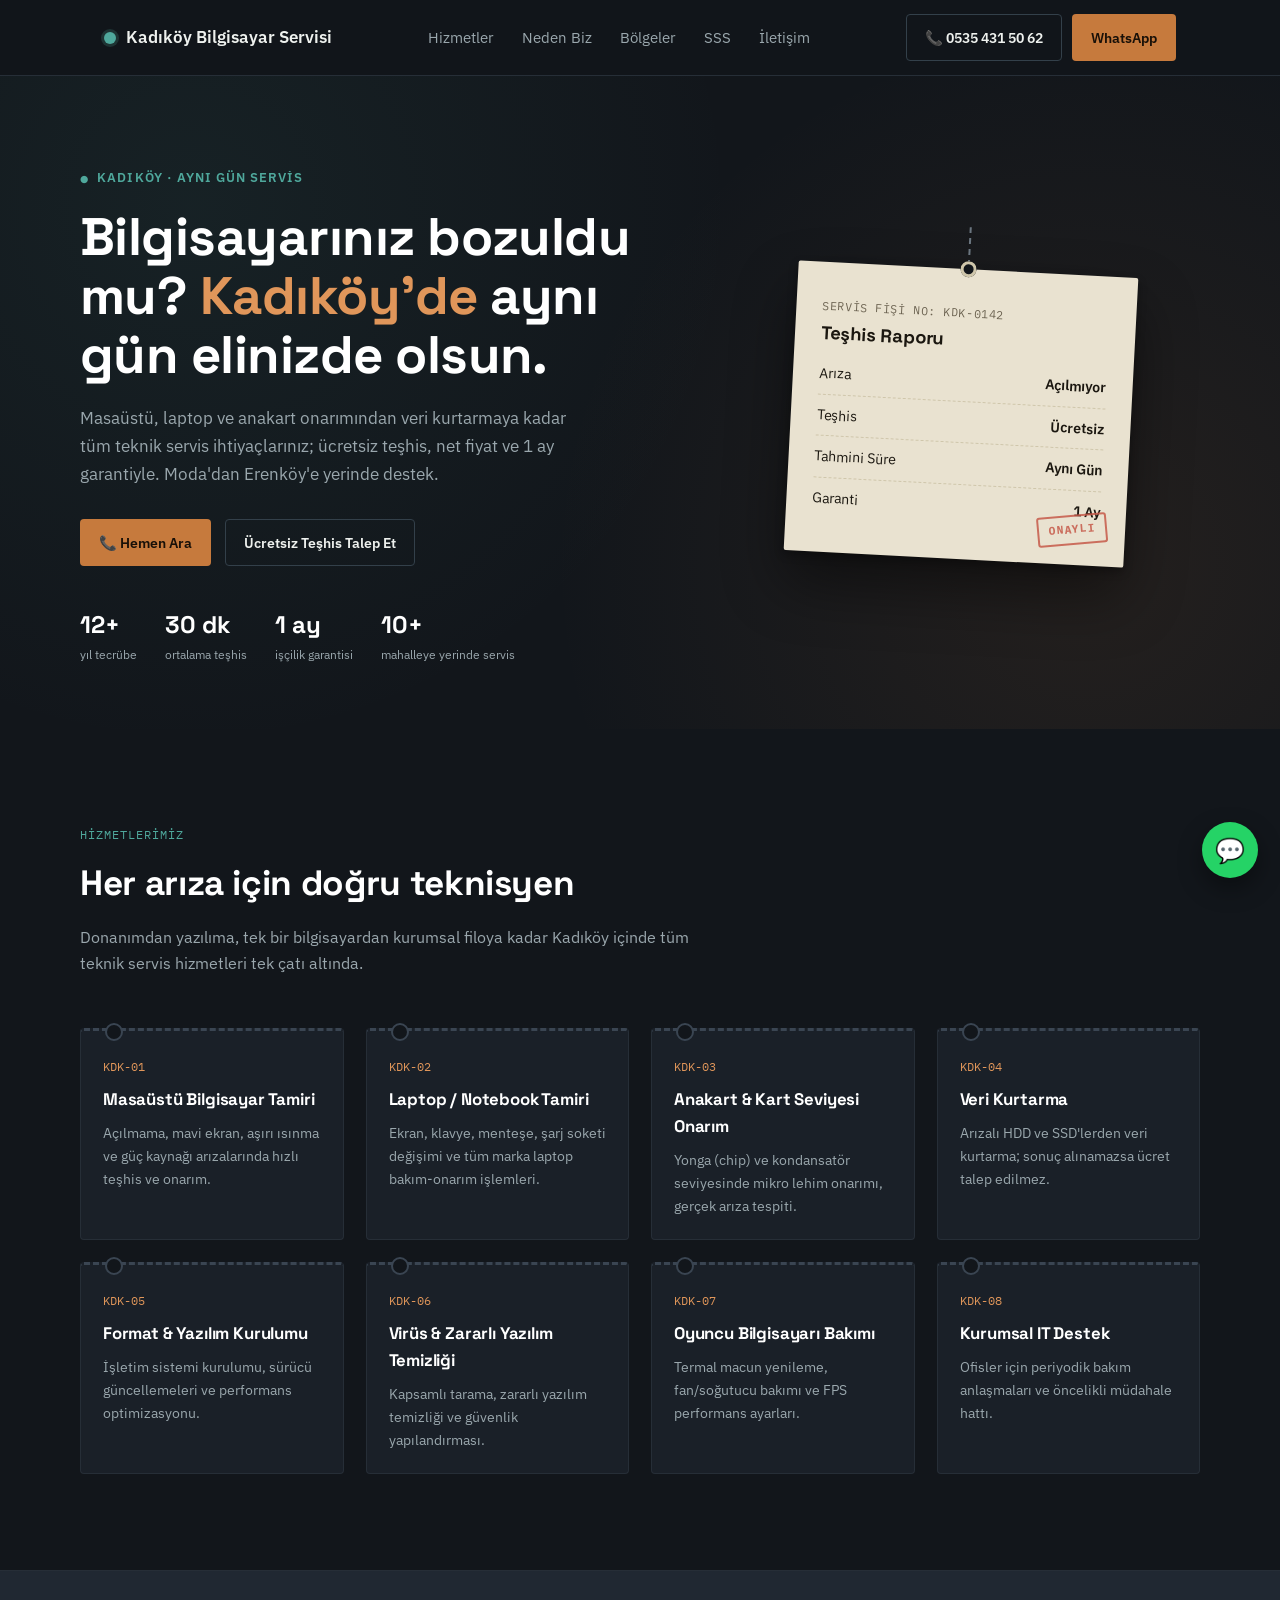
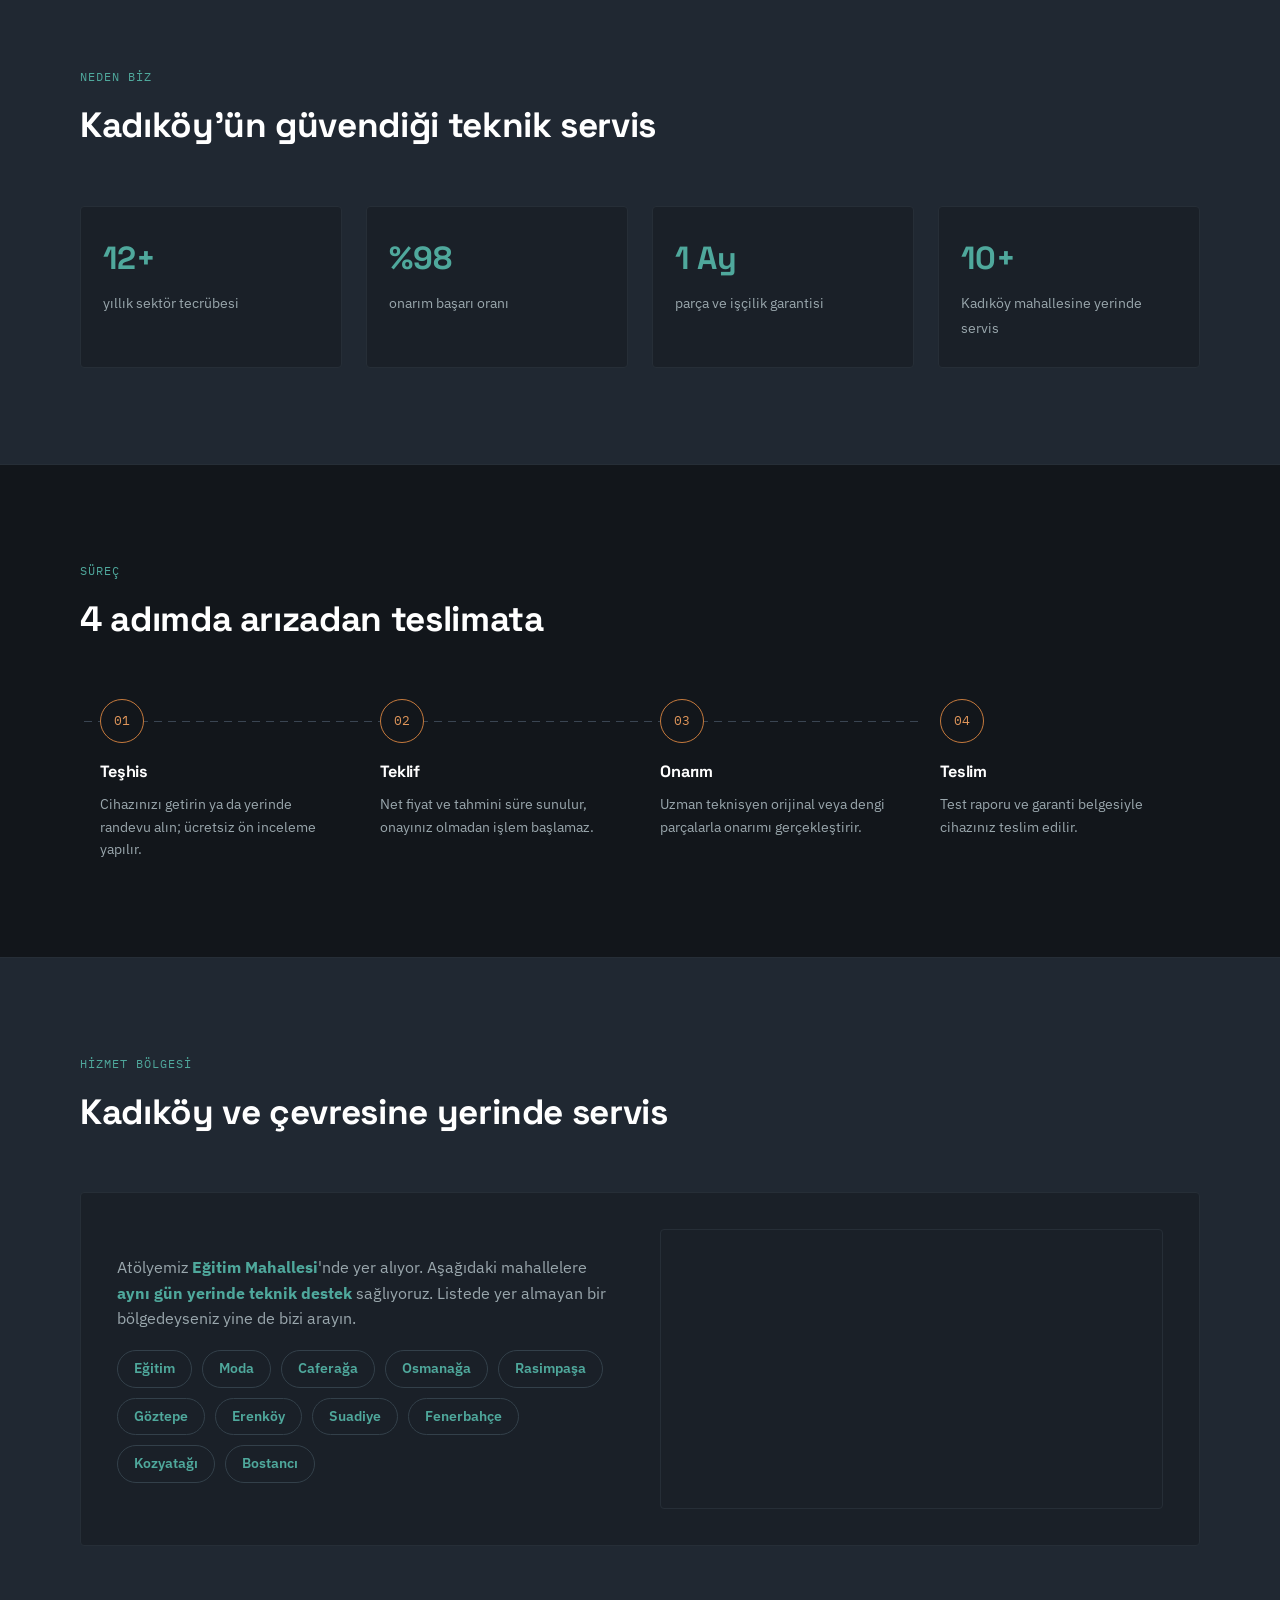
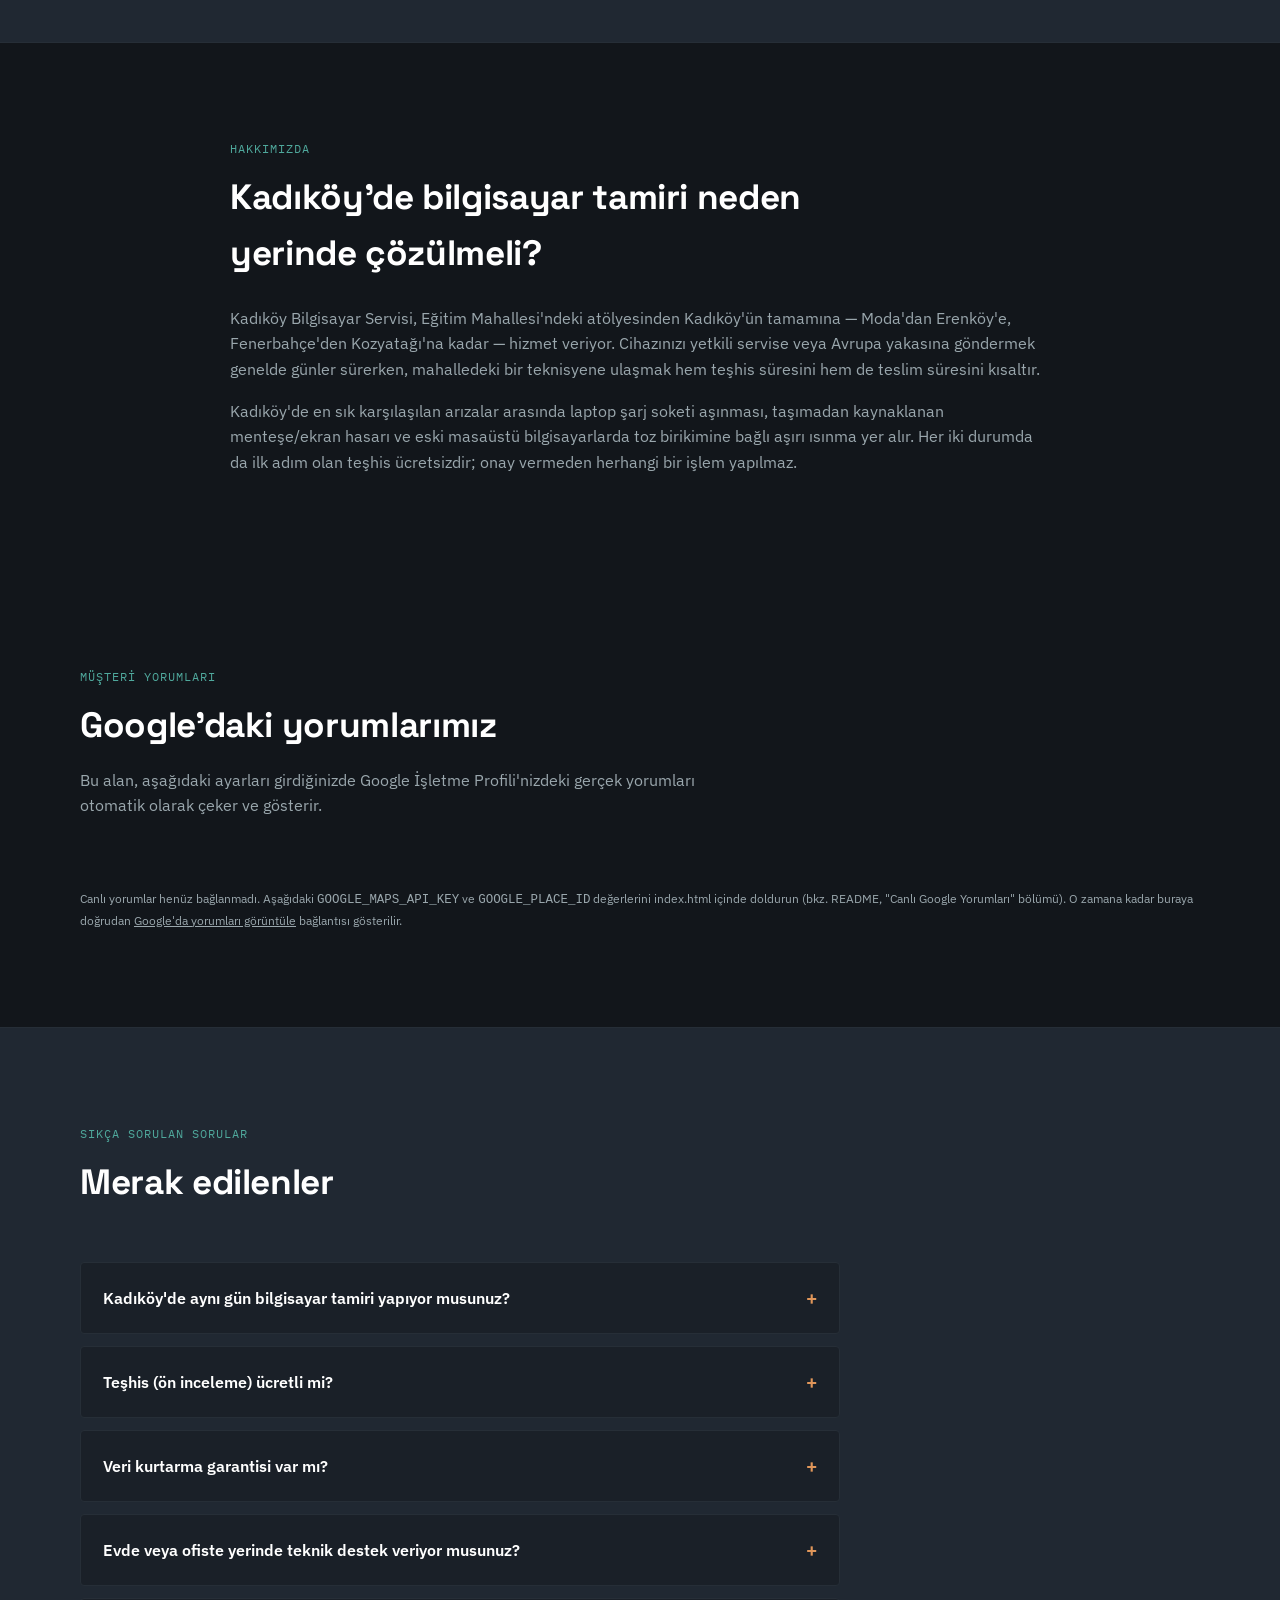
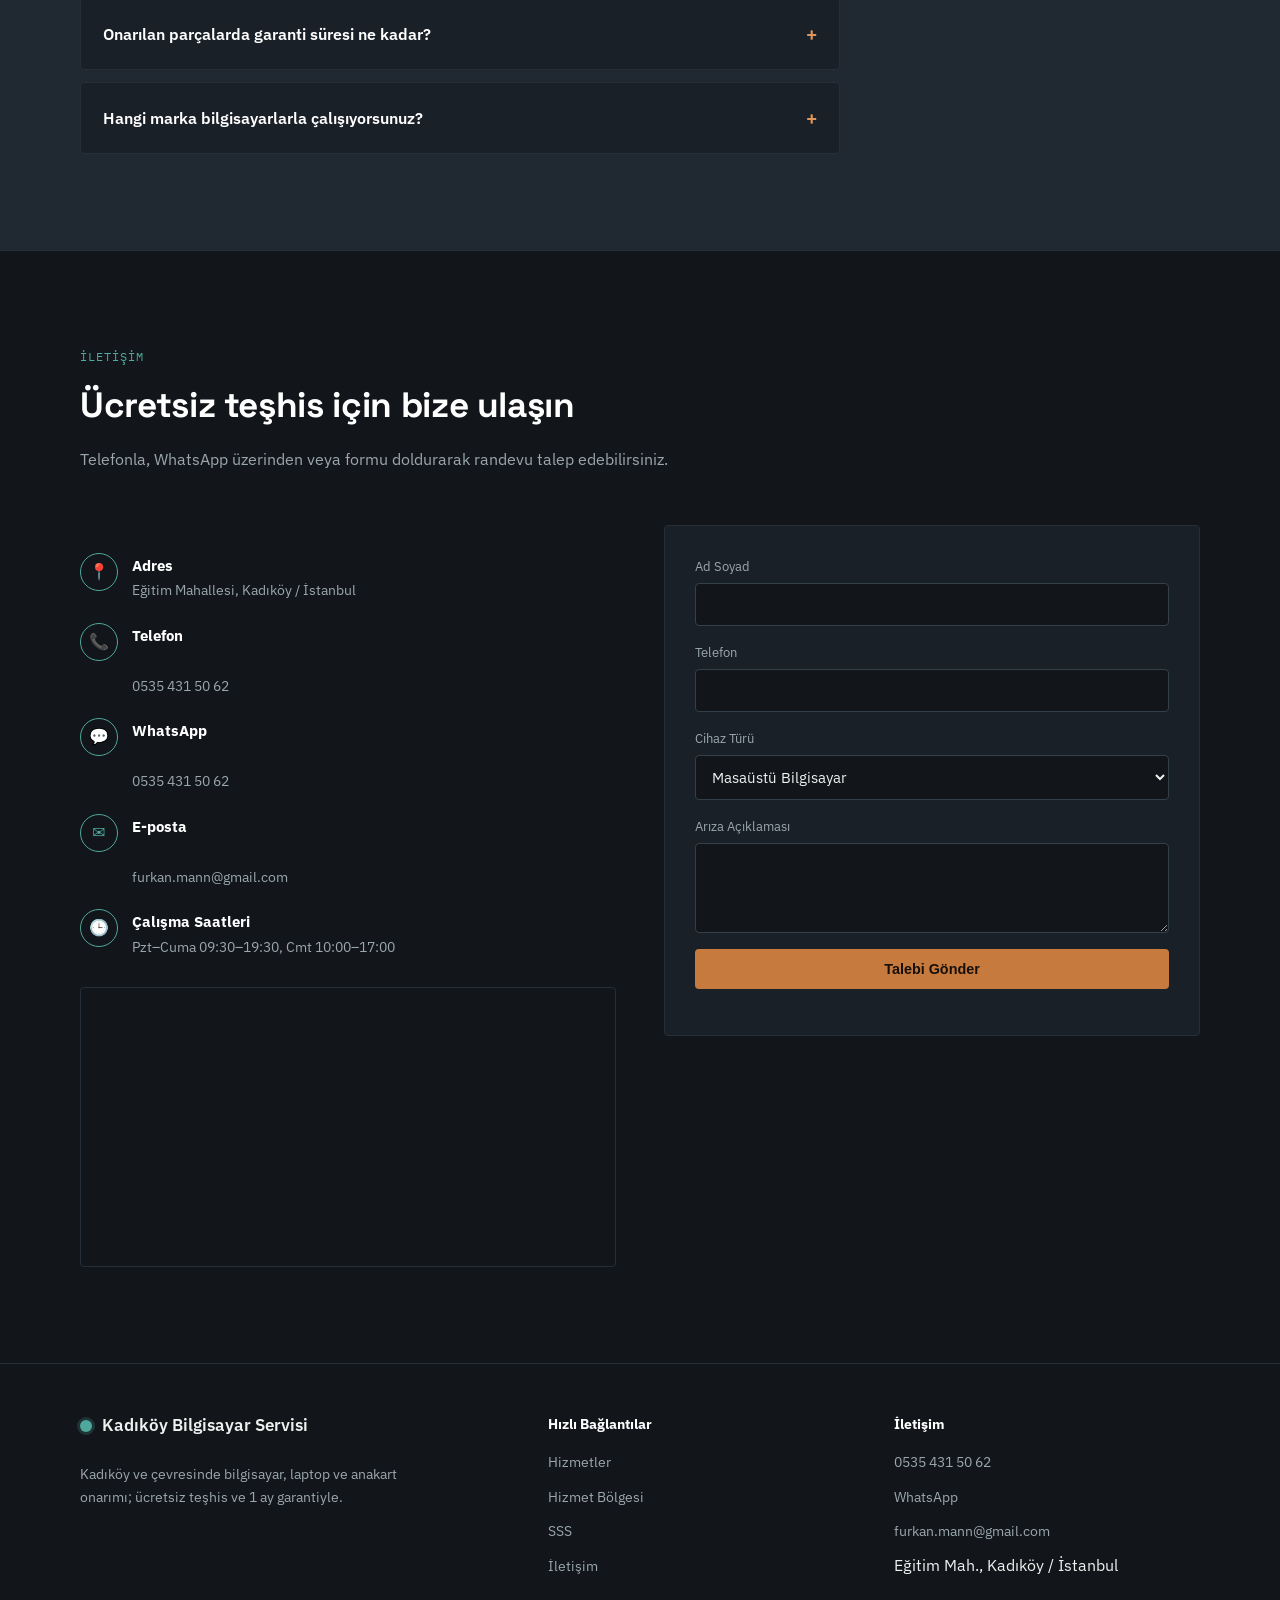
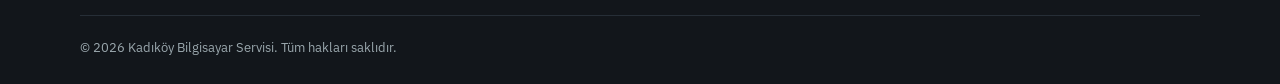
<file: index (12).html>
<!DOCTYPE html>
<html lang="tr">
<head>
<meta charset="UTF-8">
<meta name="viewport" content="width=device-width, initial-scale=1.0">

<!-- ============ TEMEL SEO ============ -->
<title>Kadıköy Bilgisayar Servisi | Aynı Gün Bilgisayar ve Laptop Tamiri</title>
<meta name="description" content="Kadıköy'de bilgisayar, laptop ve anakart tamiri. Ücretsiz teşhis, aynı gün teslim, 1 ay garanti. Moda, Caferağa, Göztepe, Erenköy'e yerinde servis. Hemen arayın.">
<meta name="keywords" content="kadıköy bilgisayar servisi, kadıköy bilgisayar tamiri, kadıköy laptop tamiri, kadıköy notebook tamiri, kadıköy veri kurtarma, moda bilgisayar tamircisi, göztepe bilgisayar servisi">
<meta name="author" content="Kadıköy Bilgisayar Servisi">
<meta name="robots" content="index, follow, max-image-preview:large">
<link rel="canonical" href="https://bilgisayarservisi.site/">

<!-- Coğrafi / yerel SEO etiketleri -->
<meta name="geo.region" content="TR-34">
<meta name="geo.placename" content="Kadıköy, İstanbul">
<meta name="geo.position" content="40.9827;29.0270">
<meta name="ICBM" content="40.9827, 29.0270">

<!-- ============ SOSYAL PAYLAŞIM (Open Graph / Twitter) ============ -->
<meta property="og:type" content="website">
<meta property="og:title" content="Kadıköy Bilgisayar Servisi | Aynı Gün Bilgisayar ve Laptop Tamiri">
<meta property="og:description" content="Kadıköy'de bilgisayar, laptop ve anakart tamiri. Ücretsiz teşhis, aynı gün teslim, 1 ay garanti.">
<meta property="og:url" content="https://bilgisayarservisi.site/">
<meta property="og:locale" content="tr_TR">
<meta property="og:site_name" content="Kadıköy Bilgisayar Servisi">
<meta name="twitter:card" content="summary">
<meta name="twitter:title" content="Kadıköy Bilgisayar Servisi | Aynı Gün Bilgisayar ve Laptop Tamiri">
<meta name="twitter:description" content="Ücretsiz teşhis, aynı gün teslim, 1 ay garanti. Kadıköy ve çevresine yerinde servis.">

<!-- ============ FAVICON (basit, harici dosya gerektirmeyen inline SVG) ============ -->
<link rel="icon" href="data:image/svg+xml,%3Csvg xmlns='http://www.w3.org/2000/svg' viewBox='0 0 100 100'%3E%3Crect width='100' height='100' rx='20' fill='%2312161b'/%3E%3Ccircle cx='50' cy='42' r='20' fill='none' stroke='%23c67a3d' stroke-width='6'/%3E%3Cline x1='50' y1='62' x2='50' y2='80' stroke='%234fa89c' stroke-width='6'/%3E%3C/svg%3E">

<!-- ============ FONTLAR ============ -->
<link rel="preconnect" href="https://fonts.googleapis.com">
<link rel="preconnect" href="https://fonts.gstatic.com" crossorigin>
<link href="https://fonts.googleapis.com/css2?family=Space+Grotesk:wght@500;600;700&family=IBM+Plex+Sans:wght@400;500;600&family=IBM+Plex+Mono:wght@500;600&display=swap" rel="stylesheet">

<!-- ============ YAPILANDIRILMIŞ VERİ (Schema.org) — SEO + GEO (AI arama motorları) ============ -->
<script type="application/ld+json">
{
  "@context": "https://schema.org",
  "@type": "ElectronicsStore",
  "name": "Kadıköy Bilgisayar Servisi",
  "alternateName": "Kadıköy Bilgisayar Tamiri",
  "url": "https://bilgisayarservisi.site/",
  "telephone": "+905354315062",
  "email": "furkan.mann@gmail.com",
  "priceRange": "₺₺",
  "address": {
    "@type": "PostalAddress",
    "addressLocality": "Kadıköy",
    "addressRegion": "İstanbul",
    "postalCode": "34722",
    "addressCountry": "TR"
  },
  "geo": {
    "@type": "GeoCoordinates",
    "latitude": 40.9827,
    "longitude": 29.0270
  },
  "openingHoursSpecification": [
    {
      "@type": "OpeningHoursSpecification",
      "dayOfWeek": ["Monday","Tuesday","Wednesday","Thursday","Friday"],
      "opens": "09:30",
      "closes": "19:30"
    },
    {
      "@type": "OpeningHoursSpecification",
      "dayOfWeek": ["Saturday"],
      "opens": "10:00",
      "closes": "17:00"
    }
  ],
  "areaServed": [
    {"@type": "Place", "name": "Eğitim"},
    {"@type": "Place", "name": "Moda"},
    {"@type": "Place", "name": "Caferağa"},
    {"@type": "Place", "name": "Osmanağa"},
    {"@type": "Place", "name": "Rasimpaşa"},
    {"@type": "Place", "name": "Göztepe"},
    {"@type": "Place", "name": "Erenköy"},
    {"@type": "Place", "name": "Suadiye"},
    {"@type": "Place", "name": "Fenerbahçe"},
    {"@type": "Place", "name": "Kozyatağı"},
    {"@type": "Place", "name": "Bostancı"}
  ],
  "sameAs": [
    "https://www.instagram.com/KULLANICI_ADI",
    "https://wa.me/905354315062"
  ]
}
</script>

<script type="application/ld+json">
{
  "@context": "https://schema.org",
  "@type": "FAQPage",
  "mainEntity": [
    {
      "@type": "Question",
      "name": "Kadıköy'de aynı gün bilgisayar tamiri yapıyor musunuz?",
      "acceptedAnswer": {
        "@type": "Answer",
        "text": "Evet. Arıza teşhisi genellikle 30 dakika içinde tamamlanır; parça stoktaysa çoğu laptop ve masaüstü onarımı aynı gün içinde teslim edilir. Anakart seviyesi tamir ve parça temini gereken durumlarda süre değişebilir."
      }
    },
    {
      "@type": "Question",
      "name": "Teşhis (ön inceleme) ücretli mi?",
      "acceptedAnswer": {
        "@type": "Answer",
        "text": "İlk teşhis ücretsizdir. Arızayı tespit ettikten sonra net fiyat teklifi sunulur, onay vermeden herhangi bir işlem yapılmaz."
      }
    },
    {
      "@type": "Question",
      "name": "Veri kurtarma garantisi var mı?",
      "acceptedAnswer": {
        "@type": "Answer",
        "text": "Bozuk disk veya SSD üzerinden veri kurtarma başarı oranı arızanın türüne göre değişir. Ön inceleme sonrası kurtarılabilecek veri hakkında net bilgi verilir; veri kurtarılamazsa kurtarma ücreti alınmaz."
      }
    },
    {
      "@type": "Question",
      "name": "Evde veya ofiste yerinde teknik destek veriyor musunuz?",
      "acceptedAnswer": {
        "@type": "Answer",
        "text": "Evet, Kadıköy ve çevresindeki Moda, Göztepe, Erenköy, Suadiye, Fenerbahçe ve Kozyatağı bölgelerine yerinde teknik destek sağlanmaktadır."
      }
    },
    {
      "@type": "Question",
      "name": "Onarılan parçalarda garanti süresi ne kadar?",
      "acceptedAnswer": {
        "@type": "Answer",
        "text": "Değişen parçalar ve yapılan işçilik 1 ay garanti kapsamındadır. Garanti belgesi teslimat sırasında verilir."
      }
    },
    {
      "@type": "Question",
      "name": "Hangi marka bilgisayarlarla çalışıyorsunuz?",
      "acceptedAnswer": {
        "@type": "Answer",
        "text": "Apple (MacBook), Asus, Lenovo, HP, Dell, Casper, Monster, MSI ve Acer dahil olmak üzere hemen hemen tüm marka masaüstü ve laptop modellerine servis verilmektedir."
      }
    }
  ]
}
</script>

<style>
  :root{
    --graphite: #12161b;
    --panel: #1a2028;
    --panel-2: #202832;
    --paper: #e9e2d0;
    --paper-line: #cfc6ab;
    --copper: #c67a3d;
    --copper-bright: #e0965a;
    --teal: #4fa89c;
    --text: #eef1ee;
    --text-muted: #9aa7ad;
    --ink: #1b1710;
    --danger: #c65a4a;
    --radius: 4px;
    --max: 1120px;
  }

  *{box-sizing:border-box; margin:0; padding:0;}
  html{scroll-behavior:smooth;}

  body{
    background:var(--graphite);
    color:var(--text);
    font-family:'IBM Plex Sans', system-ui, sans-serif;
    line-height:1.6;
    -webkit-font-smoothing:antialiased;
  }

  @media (prefers-reduced-motion: reduce){
    html{scroll-behavior:auto;}
    *{animation-duration:0.001ms !important; transition-duration:0.001ms !important;}
  }

  h1,h2,h3,.mono{font-family:'Space Grotesk', sans-serif; letter-spacing:-0.01em;}
  .label, .tag-serial, .stamp, .price{font-family:'IBM Plex Mono', monospace;}

  a{color:inherit;}
  img{max-width:100%; display:block;}
  section{padding:96px 24px;}
  .wrap{max-width:var(--max); margin:0 auto;}

  :focus-visible{outline:3px solid var(--teal); outline-offset:3px;}

  /* ============ NAV ============ */
  header.site-header{
    position:sticky; top:0; z-index:50;
    background:rgba(18,22,27,0.92);
    backdrop-filter:blur(8px);
    border-bottom:1px solid #262e37;
  }
  .nav{
    max-width:var(--max); margin:0 auto;
    display:flex; align-items:center; justify-content:space-between;
    padding:14px 24px;
  }
  .logo{
    display:flex; align-items:center; gap:10px;
    font-size:1.05rem; font-weight:600; color:var(--text);
    text-decoration:none;
  }
  .logo .dot{
    width:12px; height:12px; border-radius:50%;
    background:var(--teal);
    box-shadow:0 0 0 3px rgba(79,168,156,0.2);
    flex-shrink:0;
  }
  .nav-links{display:flex; gap:28px; list-style:none;}
  .nav-links a{
    font-size:0.92rem; color:var(--text-muted); text-decoration:none;
    transition:color .15s ease;
  }
  .nav-links a:hover{color:var(--copper-bright);}
  .nav-cta{
    display:flex; gap:10px; align-items:center;
  }
  .btn{
    display:inline-flex; align-items:center; gap:8px;
    padding:11px 18px; border-radius:var(--radius);
    font-size:0.9rem; font-weight:600; text-decoration:none;
    border:1px solid transparent; cursor:pointer;
    transition:transform .15s ease, box-shadow .15s ease, background .15s ease;
    white-space:nowrap;
  }
  .btn:hover{transform:translateY(-1px);}
  .btn-primary{background:var(--copper); color:#181008;}
  .btn-primary:hover{background:var(--copper-bright); box-shadow:0 6px 18px rgba(198,122,61,0.35);}
  .btn-ghost{border-color:#33404a; color:var(--text);}
  .btn-ghost:hover{border-color:var(--teal); color:var(--teal);}
  .btn-block{width:100%; justify-content:center;}

  .nav-toggle{display:none; background:none; border:1px solid #33404a; border-radius:var(--radius); color:var(--text); width:40px; height:40px; font-size:1.2rem;}

  /* ============ HERO ============ */
  .hero{
    padding:88px 24px 64px;
    position:relative;
    overflow:hidden;
    background:
      radial-gradient(circle at 15% 20%, rgba(79,168,156,0.08), transparent 45%),
      radial-gradient(circle at 85% 75%, rgba(198,122,61,0.10), transparent 45%);
  }
  .hero-grid{
    max-width:var(--max); margin:0 auto;
    display:grid; grid-template-columns:1.1fr 0.9fr; gap:56px; align-items:center;
  }
  .eyebrow{
    display:inline-flex; align-items:center; gap:8px;
    color:var(--teal); font-size:0.8rem; letter-spacing:0.08em; text-transform:uppercase;
    margin-bottom:18px; font-weight:600;
  }
  .eyebrow::before{content:"●"; font-size:0.6rem;}
  h1{font-size:clamp(2.1rem, 4.2vw, 3.3rem); line-height:1.12; font-weight:700; color:#fff; margin-bottom:20px;}
  h1 .accent{color:var(--copper-bright);}
  .hero p.lead{color:var(--text-muted); font-size:1.08rem; max-width:520px; margin-bottom:32px;}
  .hero-actions{display:flex; gap:14px; flex-wrap:wrap; margin-bottom:40px;}
  .trust-row{display:flex; gap:28px; flex-wrap:wrap;}
  .trust-item{display:flex; flex-direction:column;}
  .trust-item strong{font-family:'Space Grotesk'; font-size:1.5rem; color:#fff;}
  .trust-item span{font-size:0.78rem; color:var(--text-muted);}

  /* Signature element: hanging repair ticket */
  .ticket-stub{
    position:relative;
    justify-self:center;
    background:var(--paper);
    color:var(--ink);
    width:min(340px, 100%);
    padding:30px 26px 34px;
    border-radius:2px;
    transform:rotate(3deg);
    box-shadow:0 30px 60px rgba(0,0,0,0.45), 0 4px 10px rgba(0,0,0,0.3);
  }
  .ticket-stub::before{
    content:"";
    position:absolute; left:50%; top:-42px; transform:translateX(-50%);
    width:2px; height:44px;
    background:repeating-linear-gradient(180deg, #6b7680 0 6px, transparent 6px 11px);
  }
  .ticket-hole{
    position:absolute; left:50%; top:-8px; transform:translateX(-50%);
    width:16px; height:16px; border-radius:50%;
    background:var(--graphite);
    box-shadow:inset 0 0 0 3px var(--paper-line);
  }
  .ticket-stub .tag-serial{font-size:0.72rem; letter-spacing:0.05em; color:#6b6250; margin-bottom:14px;}
  .ticket-stub h3{font-size:1.15rem; margin-bottom:6px; color:var(--ink);}
  .ticket-stub .ticket-row{
    display:flex; justify-content:space-between; padding:9px 0; border-bottom:1px dashed var(--paper-line);
    font-size:0.88rem;
  }
  .ticket-stub .ticket-row:last-of-type{border-bottom:none;}
  .ticket-stub .ticket-row span:last-child{font-weight:600;}
  .stamp{
    position:absolute; right:18px; bottom:20px;
    border:2px solid var(--danger); color:var(--danger);
    padding:4px 10px; border-radius:3px;
    font-size:0.7rem; font-weight:700; letter-spacing:0.06em;
    transform:rotate(-8deg);
    opacity:0.85;
  }

  /* ============ SECTION HEADERS ============ */
  .section-head{max-width:640px; margin-bottom:52px;}
  .section-head .label{color:var(--teal); font-size:0.78rem; letter-spacing:0.08em; text-transform:uppercase; display:block; margin-bottom:10px;}
  .section-head h2{font-size:clamp(1.6rem, 3vw, 2.2rem); color:#fff; margin-bottom:14px;}
  .section-head p{color:var(--text-muted);}

  /* ============ SERVICES — repair tag cards ============ */
  .services-grid{
    display:grid; grid-template-columns:repeat(auto-fit, minmax(250px, 1fr)); gap:22px;
  }
  .service-tag{
    position:relative;
    background:var(--panel);
    border:1px solid #262e37;
    border-top:3px dashed #3a4552;
    border-radius:var(--radius);
    padding:26px 22px 22px;
    transition:transform .18s ease, border-color .18s ease;
  }
  .service-tag:hover{transform:translateY(-4px) rotate(-0.4deg); border-top-color:var(--copper);}
  .service-tag::before{
    content:"";
    position:absolute; top:-8px; left:24px;
    width:14px; height:14px; border-radius:50%;
    background:var(--graphite); border:2px solid #3a4552;
  }
  .service-tag .tag-serial{color:var(--copper-bright); font-size:0.75rem; margin-bottom:10px; display:block;}
  .service-tag h3{font-size:1.05rem; color:#fff; margin-bottom:8px;}
  .service-tag p{color:var(--text-muted); font-size:0.9rem;}

  /* ============ WHY US / STATS ============ */
  .why-grid{display:grid; grid-template-columns:repeat(4, 1fr); gap:24px;}
  .why-card{
    background:var(--panel); border:1px solid #262e37; border-radius:var(--radius);
    padding:26px 22px; text-align:left;
  }
  .why-card strong{font-family:'Space Grotesk'; font-size:2rem; color:var(--teal); display:block; margin-bottom:6px;}
  .why-card span{color:var(--text-muted); font-size:0.88rem;}

  /* ============ PROCESS ============ */
  .process-row{
    display:grid; grid-template-columns:repeat(4, 1fr); gap:0;
    position:relative;
  }
  .process-step{
    padding:0 20px; position:relative;
  }
  .process-step:not(:last-child)::after{
    content:"";
    position:absolute; top:22px; right:-4px; width:100%; height:1px;
    background:repeating-linear-gradient(90deg, #3a4552 0 8px, transparent 8px 14px);
  }
  .process-num{
    font-family:'IBM Plex Mono'; font-size:0.8rem; color:var(--copper-bright);
    width:44px; height:44px; border:1px solid var(--copper); border-radius:50%;
    display:flex; align-items:center; justify-content:center; margin-bottom:16px;
    background:var(--graphite); position:relative; z-index:1;
  }
  .process-step h3{font-size:1.02rem; color:#fff; margin-bottom:8px;}
  .process-step p{color:var(--text-muted); font-size:0.88rem;}

  /* ============ AREAS SERVED ============ */
  .areas-panel{
    background:var(--panel); border:1px solid #262e37; border-radius:var(--radius);
    padding:36px; display:grid; grid-template-columns:1fr 1fr; gap:40px; align-items:center;
  }
  .area-chip-list{display:flex; flex-wrap:wrap; gap:10px;}
  .area-chip{
    border:1px solid #33404a; border-radius:99px; padding:7px 16px;
    font-size:0.85rem; color:var(--text-muted);
  }
  .area-chip strong{color:var(--teal); font-weight:600;}

  /* ============ TESTIMONIALS ============ */
  .testi-grid{display:grid; grid-template-columns:repeat(3, 1fr); gap:22px;}
  .testi-card{
    background:var(--panel); border:1px solid #262e37; border-radius:var(--radius);
    padding:26px; display:flex; flex-direction:column; gap:14px;
  }
  .stars{color:var(--copper-bright); letter-spacing:2px; font-size:0.95rem;}
  .testi-card p.quote{color:var(--text); font-size:0.94rem;}
  .testi-who{display:flex; justify-content:space-between; font-size:0.82rem; color:var(--text-muted); border-top:1px solid #262e37; padding-top:12px;}

  /* ============ FAQ ============ */
  .faq-list{display:flex; flex-direction:column; gap:12px; max-width:760px;}
  .faq-item{background:var(--panel); border:1px solid #262e37; border-radius:var(--radius); overflow:hidden;}
  .faq-q{
    width:100%; text-align:left; background:none; border:none; color:#fff;
    padding:20px 22px; font-size:1rem; font-weight:600; cursor:pointer;
    display:flex; justify-content:space-between; align-items:center; gap:16px;
    font-family:'IBM Plex Sans';
  }
  .faq-q .plus{font-family:'IBM Plex Mono'; color:var(--copper-bright); font-size:1.2rem; transition:transform .2s ease; flex-shrink:0;}
  .faq-item[data-open="true"] .faq-q .plus{transform:rotate(45deg);}
  .faq-a{max-height:0; overflow:hidden; transition:max-height .25s ease;}
  .faq-a p{padding:0 22px 20px; color:var(--text-muted); font-size:0.92rem;}

  /* ============ CONTACT ============ */
  .contact-grid{display:grid; grid-template-columns:1fr 1fr; gap:48px; align-items:start;}
  .contact-info-list{display:flex; flex-direction:column; gap:20px; margin:28px 0;}
  .contact-info-item{display:flex; gap:14px;}
  .contact-icon{
    width:38px; height:38px; border-radius:50%; border:1px solid var(--teal); color:var(--teal);
    display:flex; align-items:center; justify-content:center; flex-shrink:0; font-size:1rem;
  }
  .contact-info-item strong{display:block; color:#fff; font-size:0.95rem;}
  .contact-info-item span, .contact-info-item a{color:var(--text-muted); font-size:0.9rem; text-decoration:none;}
  .map-frame{
    border:1px solid #262e37; border-radius:var(--radius); overflow:hidden; height:280px;
  }
  .map-frame iframe{width:100%; height:100%; border:0; filter:grayscale(0.3) invert(0.92) contrast(0.9);}

  form.contact-form{
    background:var(--panel); border:1px solid #262e37; border-radius:var(--radius); padding:30px;
    display:flex; flex-direction:column; gap:16px;
  }
  .form-row{display:flex; flex-direction:column; gap:6px;}
  .form-row label{font-size:0.82rem; color:var(--text-muted);}
  .form-row input, .form-row select, .form-row textarea{
    background:var(--graphite); border:1px solid #33404a; border-radius:var(--radius);
    padding:11px 12px; color:var(--text); font-family:inherit; font-size:0.92rem;
  }
  .form-row textarea{resize:vertical; min-height:90px;}
  .form-note{font-size:0.78rem; color:var(--text-muted);}

  /* ============ FOOTER ============ */
  footer{border-top:1px solid #262e37; padding:48px 24px 28px;}
  .footer-grid{display:grid; grid-template-columns:1.4fr 1fr 1fr; gap:40px; margin-bottom:36px;}
  .footer-grid h4{color:#fff; font-size:0.9rem; margin-bottom:14px;}
  .footer-grid ul{list-style:none; display:flex; flex-direction:column; gap:9px;}
  .footer-grid ul a{color:var(--text-muted); text-decoration:none; font-size:0.88rem;}
  .footer-grid ul a:hover{color:var(--teal);}
  .footer-bottom{
    display:flex; justify-content:space-between; align-items:center; flex-wrap:wrap; gap:12px;
    border-top:1px solid #262e37; padding-top:22px; font-size:0.8rem; color:var(--text-muted);
  }

  /* ============ FLOATING WHATSAPP ============ */
  .float-wa{
    position:fixed; bottom:22px; right:22px; z-index:60;
    width:56px; height:56px; border-radius:50%;
    background:#25D366; color:#0b1a10;
    display:flex; align-items:center; justify-content:center;
    box-shadow:0 10px 24px rgba(0,0,0,0.4);
    text-decoration:none; font-size:1.5rem;
  }

  /* ============ RESPONSIVE ============ */
  @media (max-width: 900px){
    .hero-grid{grid-template-columns:1fr;}
    .ticket-stub{margin-top:24px;}
    .why-grid{grid-template-columns:repeat(2,1fr);}
    .process-row{grid-template-columns:1fr; gap:32px;}
    .process-step::after{display:none;}
    .areas-panel{grid-template-columns:1fr;}
    .testi-grid{grid-template-columns:1fr;}
    .contact-grid{grid-template-columns:1fr;}
    .footer-grid{grid-template-columns:1fr; gap:26px;}
  }
  @media (max-width: 700px){
    .nav-links{display:none;}
    .nav-toggle{display:block;}
    section{padding:64px 20px;}
  }
</style>
</head>
<body>

<!-- ============ HEADER ============ -->
<header class="site-header">
  <nav class="nav">
    <a href="#anasayfa" class="logo"><span class="dot"></span> Kadıköy Bilgisayar Servisi</a>
    <ul class="nav-links">
      <li><a href="#hizmetler">Hizmetler</a></li>
      <li><a href="#neden-biz">Neden Biz</a></li>
      <li><a href="#bolgeler">Bölgeler</a></li>
      <li><a href="#sss">SSS</a></li>
      <li><a href="#iletisim">İletişim</a></li>
    </ul>
    <div class="nav-cta">
      <a href="tel:+905354315062" class="btn btn-ghost">📞 0535 431 50 62</a>
      <a href="https://wa.me/905354315062" class="btn btn-primary">WhatsApp</a>
    </div>
    <button class="nav-toggle" id="navToggle" aria-label="Menüyü aç">☰</button>
  </nav>
</header>

<!-- ============ HERO ============ -->
<section class="hero" id="anasayfa">
  <div class="hero-grid">
    <div>
      <span class="eyebrow">Kadıköy · Aynı Gün Servis</span>
      <h1>Bilgisayarınız bozuldu mu? <span class="accent">Kadıköy'de</span> aynı gün elinizde olsun.</h1>
      <p class="lead">Masaüstü, laptop ve anakart onarımından veri kurtarmaya kadar tüm teknik servis ihtiyaçlarınız; ücretsiz teşhis, net fiyat ve 1 ay garantiyle. Moda'dan Erenköy'e yerinde destek.</p>
      <div class="hero-actions">
        <a href="tel:+905354315062" class="btn btn-primary">📞 Hemen Ara</a>
        <a href="#iletisim" class="btn btn-ghost">Ücretsiz Teşhis Talep Et</a>
      </div>
      <div class="trust-row">
        <div class="trust-item"><strong>12+</strong><span>yıl tecrübe</span></div>
        <div class="trust-item"><strong>30 dk</strong><span>ortalama teşhis</span></div>
        <div class="trust-item"><strong>1 ay</strong><span>işçilik garantisi</span></div>
        <div class="trust-item"><strong>10+</strong><span>mahalleye yerinde servis</span></div>
      </div>
    </div>

    <div class="ticket-stub">
      <div class="ticket-hole"></div>
      <span class="tag-serial">SERVİS FİŞİ NO: KDK-0142</span>
      <h3>Teşhis Raporu</h3>
      <div class="ticket-row"><span>Arıza</span><span>Açılmıyor</span></div>
      <div class="ticket-row"><span>Teşhis</span><span>Ücretsiz</span></div>
      <div class="ticket-row"><span>Tahmini Süre</span><span>Aynı Gün</span></div>
      <div class="ticket-row"><span>Garanti</span><span>1 Ay</span></div>
      <span class="stamp">ONAYLI</span>
    </div>
  </div>
</section>

<!-- ============ SERVICES ============ -->
<section id="hizmetler">
  <div class="wrap">
    <div class="section-head">
      <span class="label">Hizmetlerimiz</span>
      <h2>Her arıza için doğru teknisyen</h2>
      <p>Donanımdan yazılıma, tek bir bilgisayardan kurumsal filoya kadar Kadıköy içinde tüm teknik servis hizmetleri tek çatı altında.</p>
    </div>
    <div class="services-grid">
      <article class="service-tag">
        <span class="tag-serial">KDK-01</span>
        <h3>Masaüstü Bilgisayar Tamiri</h3>
        <p>Açılmama, mavi ekran, aşırı ısınma ve güç kaynağı arızalarında hızlı teşhis ve onarım.</p>
      </article>
      <article class="service-tag">
        <span class="tag-serial">KDK-02</span>
        <h3>Laptop / Notebook Tamiri</h3>
        <p>Ekran, klavye, menteşe, şarj soketi değişimi ve tüm marka laptop bakım-onarım işlemleri.</p>
      </article>
      <article class="service-tag">
        <span class="tag-serial">KDK-03</span>
        <h3>Anakart & Kart Seviyesi Onarım</h3>
        <p>Yonga (chip) ve kondansatör seviyesinde mikro lehim onarımı, gerçek arıza tespiti.</p>
      </article>
      <article class="service-tag">
        <span class="tag-serial">KDK-04</span>
        <h3>Veri Kurtarma</h3>
        <p>Arızalı HDD ve SSD'lerden veri kurtarma; sonuç alınamazsa ücret talep edilmez.</p>
      </article>
      <article class="service-tag">
        <span class="tag-serial">KDK-05</span>
        <h3>Format & Yazılım Kurulumu</h3>
        <p>İşletim sistemi kurulumu, sürücü güncellemeleri ve performans optimizasyonu.</p>
      </article>
      <article class="service-tag">
        <span class="tag-serial">KDK-06</span>
        <h3>Virüs & Zararlı Yazılım Temizliği</h3>
        <p>Kapsamlı tarama, zararlı yazılım temizliği ve güvenlik yapılandırması.</p>
      </article>
      <article class="service-tag">
        <span class="tag-serial">KDK-07</span>
        <h3>Oyuncu Bilgisayarı Bakımı</h3>
        <p>Termal macun yenileme, fan/soğutucu bakımı ve FPS performans ayarları.</p>
      </article>
      <article class="service-tag">
        <span class="tag-serial">KDK-08</span>
        <h3>Kurumsal IT Destek</h3>
        <p>Ofisler için periyodik bakım anlaşmaları ve öncelikli müdahale hattı.</p>
      </article>
    </div>
  </div>
</section>

<!-- ============ WHY US ============ -->
<section id="neden-biz" style="background:var(--panel-2); border-top:1px solid #262e37; border-bottom:1px solid #262e37;">
  <div class="wrap">
    <div class="section-head">
      <span class="label">Neden Biz</span>
      <h2>Kadıköy'ün güvendiği teknik servis</h2>
    </div>
    <div class="why-grid">
      <div class="why-card"><strong>12+</strong><span>yıllık sektör tecrübesi</span></div>
      <div class="why-card"><strong>%98</strong><span>onarım başarı oranı</span></div>
      <div class="why-card"><strong>1 Ay</strong><span>parça ve işçilik garantisi</span></div>
      <div class="why-card"><strong>10+</strong><span>Kadıköy mahallesine yerinde servis</span></div>
    </div>
  </div>
</section>

<!-- ============ PROCESS ============ -->
<section>
  <div class="wrap">
    <div class="section-head">
      <span class="label">Süreç</span>
      <h2>4 adımda arızadan teslimata</h2>
    </div>
    <div class="process-row">
      <div class="process-step">
        <div class="process-num">01</div>
        <h3>Teşhis</h3>
        <p>Cihazınızı getirin ya da yerinde randevu alın; ücretsiz ön inceleme yapılır.</p>
      </div>
      <div class="process-step">
        <div class="process-num">02</div>
        <h3>Teklif</h3>
        <p>Net fiyat ve tahmini süre sunulur, onayınız olmadan işlem başlamaz.</p>
      </div>
      <div class="process-step">
        <div class="process-num">03</div>
        <h3>Onarım</h3>
        <p>Uzman teknisyen orijinal veya dengi parçalarla onarımı gerçekleştirir.</p>
      </div>
      <div class="process-step">
        <div class="process-num">04</div>
        <h3>Teslim</h3>
        <p>Test raporu ve garanti belgesiyle cihazınız teslim edilir.</p>
      </div>
    </div>
  </div>
</section>

<!-- ============ AREAS SERVED ============ -->
<section id="bolgeler" style="background:var(--panel-2); border-top:1px solid #262e37; border-bottom:1px solid #262e37;">
  <div class="wrap">
    <div class="section-head">
      <span class="label">Hizmet Bölgesi</span>
      <h2>Kadıköy ve çevresine yerinde servis</h2>
    </div>
    <div class="areas-panel">
      <div>
        <p style="color:var(--text-muted); margin-bottom:18px;">Atölyemiz <strong style="color:var(--teal);">Eğitim Mahallesi</strong>'nde yer alıyor. Aşağıdaki mahallelere <strong style="color:var(--teal);">aynı gün yerinde teknik destek</strong> sağlıyoruz. Listede yer almayan bir bölgedeyseniz yine de bizi arayın.</p>
        <div class="area-chip-list">
          <span class="area-chip"><strong>Eğitim</strong></span>
          <span class="area-chip"><strong>Moda</strong></span>
          <span class="area-chip"><strong>Caferağa</strong></span>
          <span class="area-chip"><strong>Osmanağa</strong></span>
          <span class="area-chip"><strong>Rasimpaşa</strong></span>
          <span class="area-chip"><strong>Göztepe</strong></span>
          <span class="area-chip"><strong>Erenköy</strong></span>
          <span class="area-chip"><strong>Suadiye</strong></span>
          <span class="area-chip"><strong>Fenerbahçe</strong></span>
          <span class="area-chip"><strong>Kozyatağı</strong></span>
          <span class="area-chip"><strong>Bostancı</strong></span>
        </div>
      </div>
      <div class="map-frame">
        <iframe title="Kadıköy konum haritası" loading="lazy" src="https://www.google.com/maps?q=E%C4%9Fitim%20Mahallesi%2C%20Kad%C4%B1k%C3%B6y%2C%20%C4%B0stanbul&output=embed"></iframe>
      </div>
    </div>
  </div>
</section>

<!-- ============ HAKKIMIZDA / TOPICAL İÇERİK ============ -->
<section aria-labelledby="hakkimizda-baslik">
  <div class="wrap" style="max-width:820px;">
    <div class="section-head" style="margin-bottom:24px;">
      <span class="label">Hakkımızda</span>
      <h2 id="hakkimizda-baslik">Kadıköy'de bilgisayar tamiri neden yerinde çözülmeli?</h2>
    </div>
    <p style="color:var(--text-muted); margin-bottom:16px;">Kadıköy Bilgisayar Servisi, Eğitim Mahallesi'ndeki atölyesinden Kadıköy'ün tamamına — Moda'dan Erenköy'e, Fenerbahçe'den Kozyatağı'na kadar — hizmet veriyor. Cihazınızı yetkili servise veya Avrupa yakasına göndermek genelde günler sürerken, mahalledeki bir teknisyene ulaşmak hem teşhis süresini hem de teslim süresini kısaltır.</p>
    <p style="color:var(--text-muted);">Kadıköy'de en sık karşılaşılan arızalar arasında laptop şarj soketi aşınması, taşımadan kaynaklanan menteşe/ekran hasarı ve eski masaüstü bilgisayarlarda toz birikimine bağlı aşırı ısınma yer alır. Her iki durumda da ilk adım olan teşhis ücretsizdir; onay vermeden herhangi bir işlem yapılmaz.</p>
  </div>
</section>

<!-- ============ GOOGLE REVIEWS (canlı / otomatik) ============ -->
<section id="yorumlar">
  <div class="wrap">
    <div class="section-head">
      <span class="label">Müşteri Yorumları</span>
      <h2 id="reviewsHeading">Google'daki yorumlarımız</h2>
      <p>Bu alan, aşağıdaki ayarları girdiğinizde Google İşletme Profili'nizdeki gerçek yorumları otomatik olarak çeker ve gösterir.</p>
    </div>

    <div id="googleReviews" class="testi-grid">
      <!-- JS ile doldurulur -->
    </div>

    <p id="reviewsFallback" class="form-note" style="margin-top:18px; display:none;">
      Canlı yorumlar henüz bağlanmadı. Aşağıdaki <code>GOOGLE_MAPS_API_KEY</code> ve <code>GOOGLE_PLACE_ID</code> değerlerini index.html içinde doldurun (bkz. README, "Canlı Google Yorumları" bölümü).
      O zamana kadar buraya doğrudan
      <a href="https://search.google.com/local/writereview?placeid=GOOGLE_PLACE_ID" target="_blank" rel="noopener">Google'da yorumları görüntüle</a> bağlantısı gösterilir.
    </p>
  </div>
</section>

<script>
  // ============ CANLI GOOGLE YORUMLARI ============
  // 1) Google Cloud Console'dan bir API anahtarı oluşturun (Places API'yi etkinleştirin).
  // 2) API anahtarını GitHub Pages alan adınıza (HTTP referrer) kısıtlayın.
  // 3) İşletmenizin Place ID'sini şuradan bulun: https://developers.google.com/maps/documentation/places/web-service/place-id
  // Detaylı adımlar README.md içinde "Canlı Google Yorumları" bölümündedir.
  const GOOGLE_MAPS_API_KEY = "BURAYA_API_ANAHTARINIZI_YAZIN";
  const GOOGLE_PLACE_ID = "BURAYA_PLACE_ID_YAZIN";

  function renderReviews(reviews, rating, total, url){
    const grid = document.getElementById('googleReviews');
    const heading = document.getElementById('reviewsHeading');
    if(rating && total){
      heading.textContent = `Google'da ${rating}/5 (${total} yorum)`;
    }
    grid.innerHTML = reviews.slice(0,6).map(r => `
      <div class="testi-card">
        <span class="stars">${'★'.repeat(Math.round(r.rating))}${'☆'.repeat(5-Math.round(r.rating))}</span>
        <p class="quote">"${(r.text || '').slice(0,220)}${(r.text||'').length>220 ? '…' : ''}"</p>
        <div class="testi-who"><span>${r.author_name || 'Google Kullanıcısı'}</span><span>${r.relative_time_description || ''}</span></div>
      </div>
    `).join('') + `
      <div class="testi-card" style="align-items:center; justify-content:center; text-align:center;">
        <span style="color:var(--text-muted); font-size:0.9rem;">Tüm yorumları görmek için</span>
        <a href="${url}" target="_blank" rel="noopener" class="btn btn-ghost" style="align-self:center;">Google'da Görüntüle</a>
      </div>`;
  }

  function loadGoogleReviews(){
    const fallback = document.getElementById('reviewsFallback');
    if(!GOOGLE_MAPS_API_KEY || GOOGLE_MAPS_API_KEY.includes('BURAYA') || !GOOGLE_PLACE_ID || GOOGLE_PLACE_ID.includes('BURAYA')){
      fallback.style.display = 'block';
      return;
    }
    const script = document.createElement('script');
    script.src = `https://maps.googleapis.com/maps/api/js?key=${GOOGLE_MAPS_API_KEY}&libraries=places&callback=initGooglePlaces`;
    script.async = true;
    window.initGooglePlaces = function(){
      const service = new google.maps.places.PlacesService(document.createElement('div'));
      service.getDetails({ placeId: GOOGLE_PLACE_ID, fields: ['reviews','rating','user_ratings_total','url'] }, (place, status) => {
        if(status === google.maps.places.PlacesServiceStatus.OK && place && place.reviews && place.reviews.length){
          renderReviews(place.reviews, place.rating, place.user_ratings_total, place.url);
        } else {
          fallback.style.display = 'block';
        }
      });
    };
    script.onerror = () => { fallback.style.display = 'block'; };
    document.head.appendChild(script);
  }

  loadGoogleReviews();
</script>

<!-- ============ FAQ ============ -->
<section id="sss" style="background:var(--panel-2); border-top:1px solid #262e37; border-bottom:1px solid #262e37;">
  <div class="wrap">
    <div class="section-head">
      <span class="label">Sıkça Sorulan Sorular</span>
      <h2>Merak edilenler</h2>
    </div>
    <div class="faq-list" id="faqList">
      <div class="faq-item" data-open="false">
        <button class="faq-q">Kadıköy'de aynı gün bilgisayar tamiri yapıyor musunuz? <span class="plus">+</span></button>
        <div class="faq-a"><p>Evet. Arıza teşhisi genellikle 30 dakika içinde tamamlanır; parça stoktaysa çoğu laptop ve masaüstü onarımı aynı gün içinde teslim edilir. Anakart seviyesi tamir ve parça temini gereken durumlarda süre değişebilir.</p></div>
      </div>
      <div class="faq-item" data-open="false">
        <button class="faq-q">Teşhis (ön inceleme) ücretli mi? <span class="plus">+</span></button>
        <div class="faq-a"><p>İlk teşhis ücretsizdir. Arızayı tespit ettikten sonra net fiyat teklifi sunulur, onay vermeden herhangi bir işlem yapılmaz.</p></div>
      </div>
      <div class="faq-item" data-open="false">
        <button class="faq-q">Veri kurtarma garantisi var mı? <span class="plus">+</span></button>
        <div class="faq-a"><p>Bozuk disk veya SSD üzerinden veri kurtarma başarı oranı arızanın türüne göre değişir. Ön inceleme sonrası kurtarılabilecek veri hakkında net bilgi verilir; veri kurtarılamazsa kurtarma ücreti alınmaz.</p></div>
      </div>
      <div class="faq-item" data-open="false">
        <button class="faq-q">Evde veya ofiste yerinde teknik destek veriyor musunuz? <span class="plus">+</span></button>
        <div class="faq-a"><p>Evet, Kadıköy ve çevresindeki Moda, Göztepe, Erenköy, Suadiye, Fenerbahçe ve Kozyatağı bölgelerine yerinde teknik destek sağlanmaktadır.</p></div>
      </div>
      <div class="faq-item" data-open="false">
        <button class="faq-q">Onarılan parçalarda garanti süresi ne kadar? <span class="plus">+</span></button>
        <div class="faq-a"><p>Değişen parçalar ve yapılan işçilik 1 ay garanti kapsamındadır. Garanti belgesi teslimat sırasında verilir.</p></div>
      </div>
      <div class="faq-item" data-open="false">
        <button class="faq-q">Hangi marka bilgisayarlarla çalışıyorsunuz? <span class="plus">+</span></button>
        <div class="faq-a"><p>Apple (MacBook), Asus, Lenovo, HP, Dell, Casper, Monster, MSI ve Acer dahil olmak üzere hemen hemen tüm marka masaüstü ve laptop modellerine servis verilmektedir.</p></div>
      </div>
    </div>
  </div>
</section>

<!-- ============ CONTACT ============ -->
<section id="iletisim">
  <div class="wrap">
    <div class="section-head">
      <span class="label">İletişim</span>
      <h2>Ücretsiz teşhis için bize ulaşın</h2>
      <p>Telefonla, WhatsApp üzerinden veya formu doldurarak randevu talep edebilirsiniz.</p>
    </div>
    <div class="contact-grid">
      <div>
        <div class="contact-info-list">
          <div class="contact-info-item">
            <div class="contact-icon">📍</div>
            <div>
              <strong>Adres</strong>
              <span>Eğitim Mahallesi, Kadıköy / İstanbul</span>
            </div>
          </div>
          <div class="contact-info-item">
            <div class="contact-icon">📞</div>
            <div><strong>Telefon</strong><br><a href="tel:+905354315062">0535 431 50 62</a></div>
          </div>
          <div class="contact-info-item">
            <div class="contact-icon">💬</div>
            <div><strong>WhatsApp</strong><br><a href="https://wa.me/905354315062">0535 431 50 62</a></div>
          </div>
          <div class="contact-info-item">
            <div class="contact-icon">✉️</div>
            <div><strong>E-posta</strong><br><a href="mailto:furkan.mann@gmail.com">furkan.mann@gmail.com</a></div>
          </div>
          <div class="contact-info-item">
            <div class="contact-icon">🕒</div>
            <div><strong>Çalışma Saatleri</strong><span>Pzt–Cuma 09:30–19:30, Cmt 10:00–17:00</span></div>
          </div>
        </div>
        <div class="map-frame">
          <iframe title="Kadıköy Bilgisayar Servisi konumu" loading="lazy" src="https://www.google.com/maps?q=E%C4%9Fitim%20Mahallesi%2C%20Kad%C4%B1k%C3%B6y%2C%20%C4%B0stanbul&output=embed"></iframe>
        </div>
      </div>

      <form class="contact-form" id="contactForm">
        <div class="form-row">
          <label for="ad">Ad Soyad</label>
          <input type="text" id="ad" name="Ad Soyad" required>
        </div>
        <div class="form-row">
          <label for="tel">Telefon</label>
          <input type="tel" id="tel" name="Telefon" required>
        </div>
        <div class="form-row">
          <label for="cihaz">Cihaz Türü</label>
          <select id="cihaz" name="Cihaz Türü">
            <option>Masaüstü Bilgisayar</option>
            <option>Laptop / Notebook</option>
            <option>Diğer</option>
          </select>
        </div>
        <div class="form-row">
          <label for="mesaj">Arıza Açıklaması</label>
          <textarea id="mesaj" name="Arıza Açıklaması" required></textarea>
        </div>
        <input type="hidden" name="_subject" value="Yeni Servis Talebi - Kadıköy Bilgisayar Servisi">
        <input type="hidden" name="_captcha" value="false">
        <input type="hidden" name="_template" value="table">
        <button type="submit" class="btn btn-primary btn-block" id="contactSubmitBtn">Talebi Gönder</button>
        <p id="contactFormStatus" class="form-note" role="status" aria-live="polite"></p>
      </form>
    </div>
  </div>
</section>

<!-- ============ FOOTER ============ -->
<footer>
  <div class="wrap">
    <div class="footer-grid">
      <div>
        <a href="#anasayfa" class="logo" style="margin-bottom:14px; display:inline-flex;"><span class="dot"></span> Kadıköy Bilgisayar Servisi</a>
        <p style="color:var(--text-muted); font-size:0.88rem; max-width:320px; margin-top:10px;">Kadıköy ve çevresinde bilgisayar, laptop ve anakart onarımı; ücretsiz teşhis ve 1 ay garantiyle.</p>
      </div>
      <div>
        <h4>Hızlı Bağlantılar</h4>
        <ul>
          <li><a href="#hizmetler">Hizmetler</a></li>
          <li><a href="#bolgeler">Hizmet Bölgesi</a></li>
          <li><a href="#sss">SSS</a></li>
          <li><a href="#iletisim">İletişim</a></li>
        </ul>
      </div>
      <div>
        <h4>İletişim</h4>
        <ul>
          <li><a href="tel:+905354315062">0535 431 50 62</a></li>
          <li><a href="https://wa.me/905354315062">WhatsApp</a></li>
          <li><a href="mailto:furkan.mann@gmail.com">furkan.mann@gmail.com</a></li>
          <li><span>Eğitim Mah., Kadıköy / İstanbul</span></li>
        </ul>
      </div>
    </div>
    <div class="footer-bottom">
      <span>© <span id="year"></span> Kadıköy Bilgisayar Servisi. Tüm hakları saklıdır.</span>
    </div>
  </div>
</footer>

<a href="https://wa.me/905354315062" class="float-wa" aria-label="WhatsApp ile yaz">💬</a>

<script>
  document.getElementById('year').textContent = new Date().getFullYear();

  // Mobile nav toggle
  const navToggle = document.getElementById('navToggle');
  const navLinks = document.querySelector('.nav-links');
  navToggle.addEventListener('click', () => {
    const open = navLinks.style.display === 'flex';
    navLinks.style.display = open ? 'none' : 'flex';
    navLinks.style.cssText += 'flex-direction:column; position:absolute; top:64px; left:0; right:0; background:#12161b; padding:20px 24px; border-bottom:1px solid #262e37;';
  });

  // FAQ accordion
  document.querySelectorAll('.faq-item').forEach(item => {
    const btn = item.querySelector('.faq-q');
    const answer = item.querySelector('.faq-a');
    btn.addEventListener('click', () => {
      const isOpen = item.getAttribute('data-open') === 'true';
      document.querySelectorAll('.faq-item').forEach(i => {
        i.setAttribute('data-open', 'false');
        i.querySelector('.faq-a').style.maxHeight = null;
      });
      if(!isOpen){
        item.setAttribute('data-open', 'true');
        answer.style.maxHeight = answer.scrollHeight + 'px';
      }
    });
  });

  // Servis formu — AJAX ile gönderim (sayfa yenilenmeden, anlık geri bildirimle)
  const CONTACT_EMAIL = "furkan.mann@gmail.com";
  const contactForm = document.getElementById('contactForm');
  const contactStatus = document.getElementById('contactFormStatus');
  const contactBtn = document.getElementById('contactSubmitBtn');

  contactForm.addEventListener('submit', async (e) => {
    e.preventDefault();
    contactBtn.disabled = true;
    contactBtn.textContent = 'Gönderiliyor…';
    contactStatus.textContent = '';
    contactStatus.style.color = '';

    const formData = new FormData(contactForm);
    const payload = Object.fromEntries(formData.entries());

    try {
      const response = await fetch(`https://formsubmit.co/ajax/${CONTACT_EMAIL}`, {
        method: 'POST',
        headers: { 'Content-Type': 'application/json', 'Accept': 'application/json' },
        body: JSON.stringify(payload)
      });

      if(response.ok){
        contactStatus.style.color = 'var(--teal)';
        contactStatus.textContent = 'Talebiniz alındı, en kısa sürede size dönüş yapacağız.';
        contactForm.reset();
      } else {
        throw new Error('FormSubmit hata kodu döndürdü: ' + response.status);
      }
    } catch (err) {
      contactStatus.style.color = 'var(--danger)';
      contactStatus.innerHTML = 'Talep gönderilemedi. Lütfen doğrudan <a href="tel:+905354315062" style="color:var(--danger); text-decoration:underline;">0535 431 50 62</a> numaralı telefondan ya da <a href="https://wa.me/905354315062" style="color:var(--danger); text-decoration:underline;">WhatsApp</a>\'tan ulaşın.';
    } finally {
      contactBtn.disabled = false;
      contactBtn.textContent = 'Talebi Gönder';
    }
  });
</script>

</body>
</html>
</file>
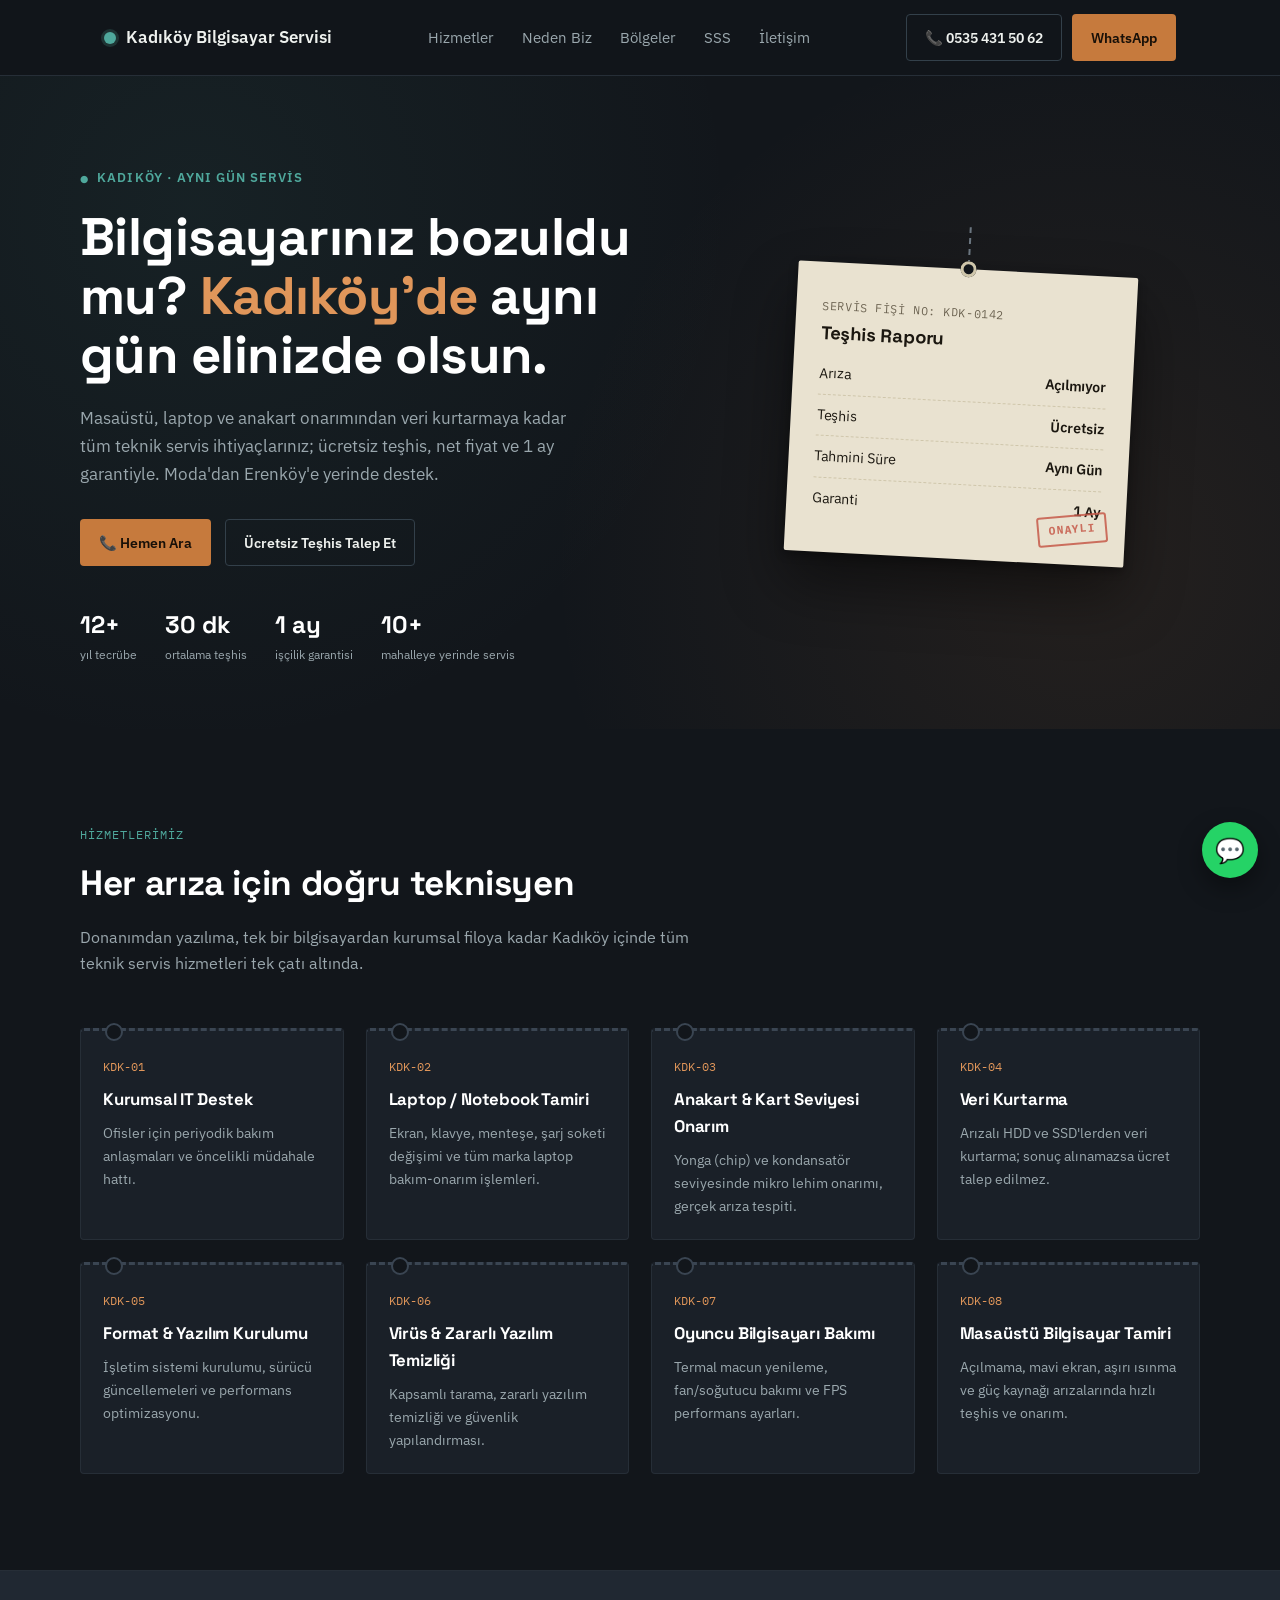
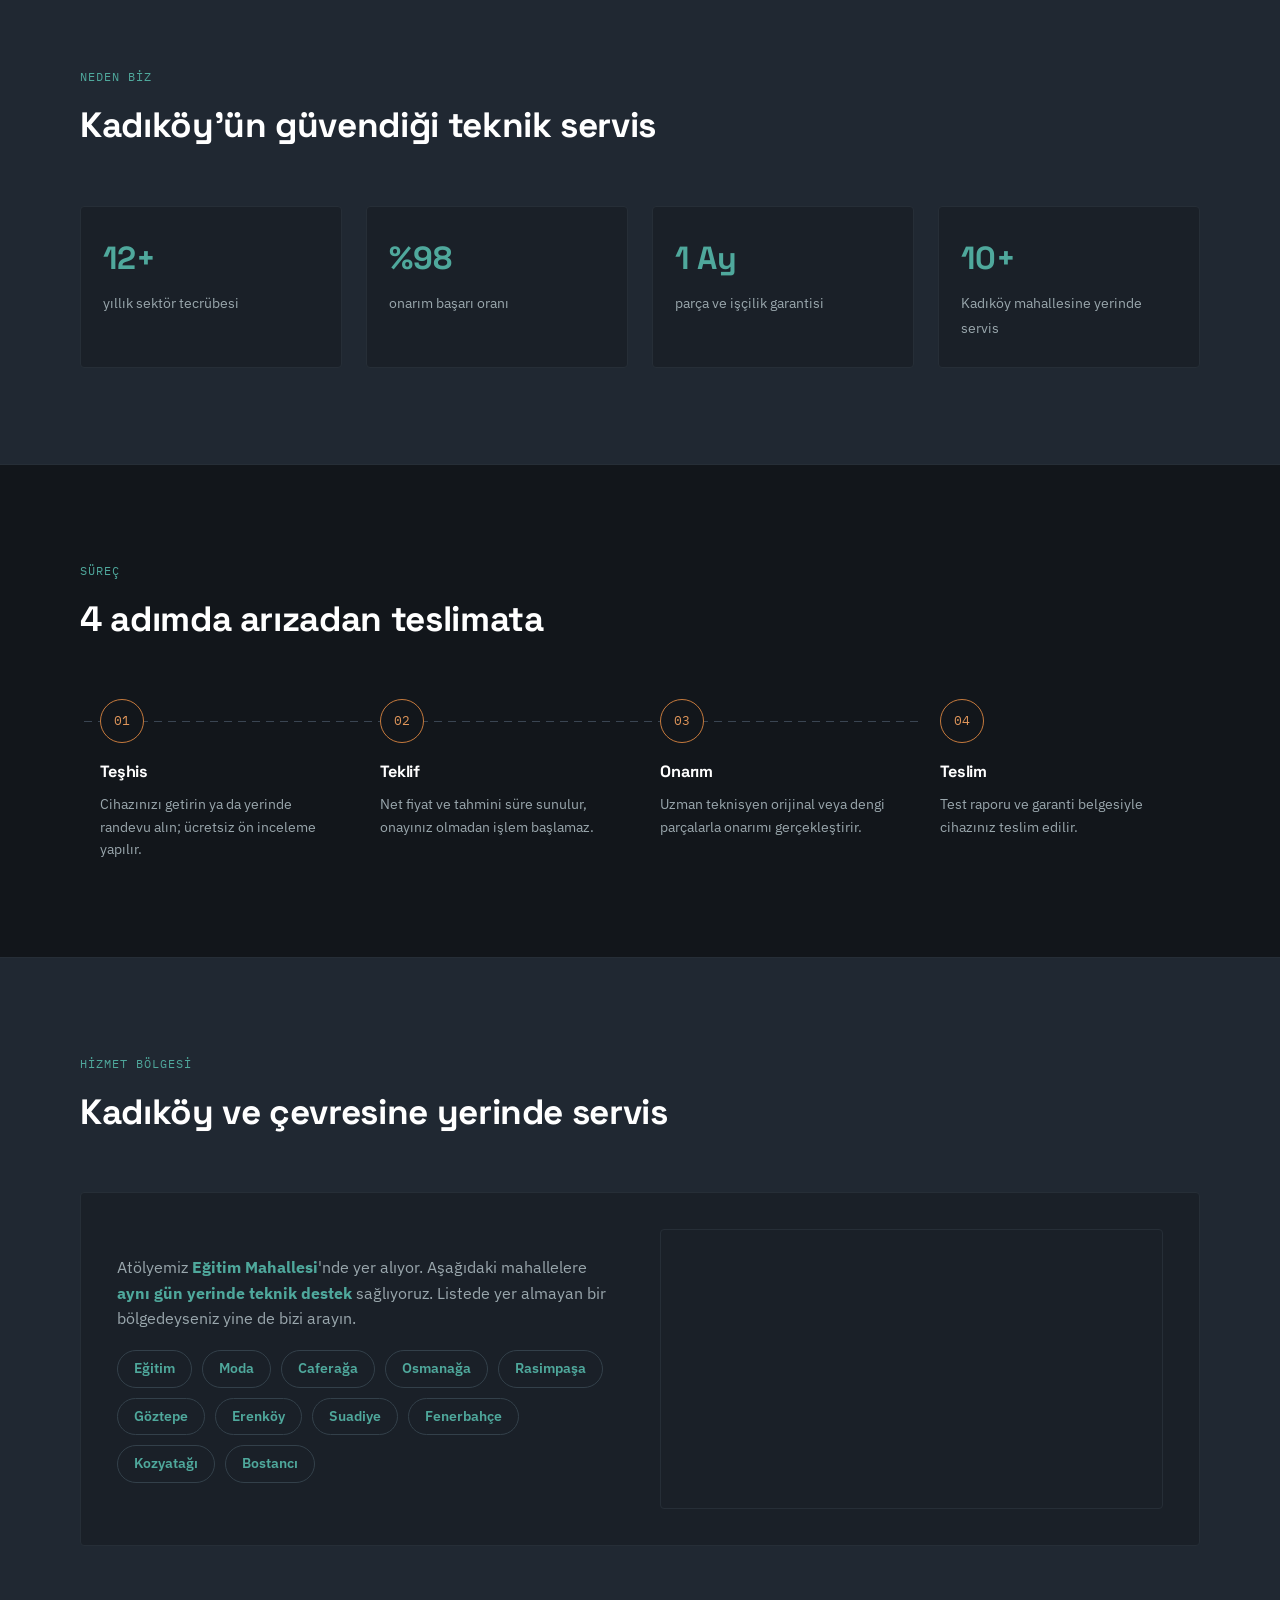
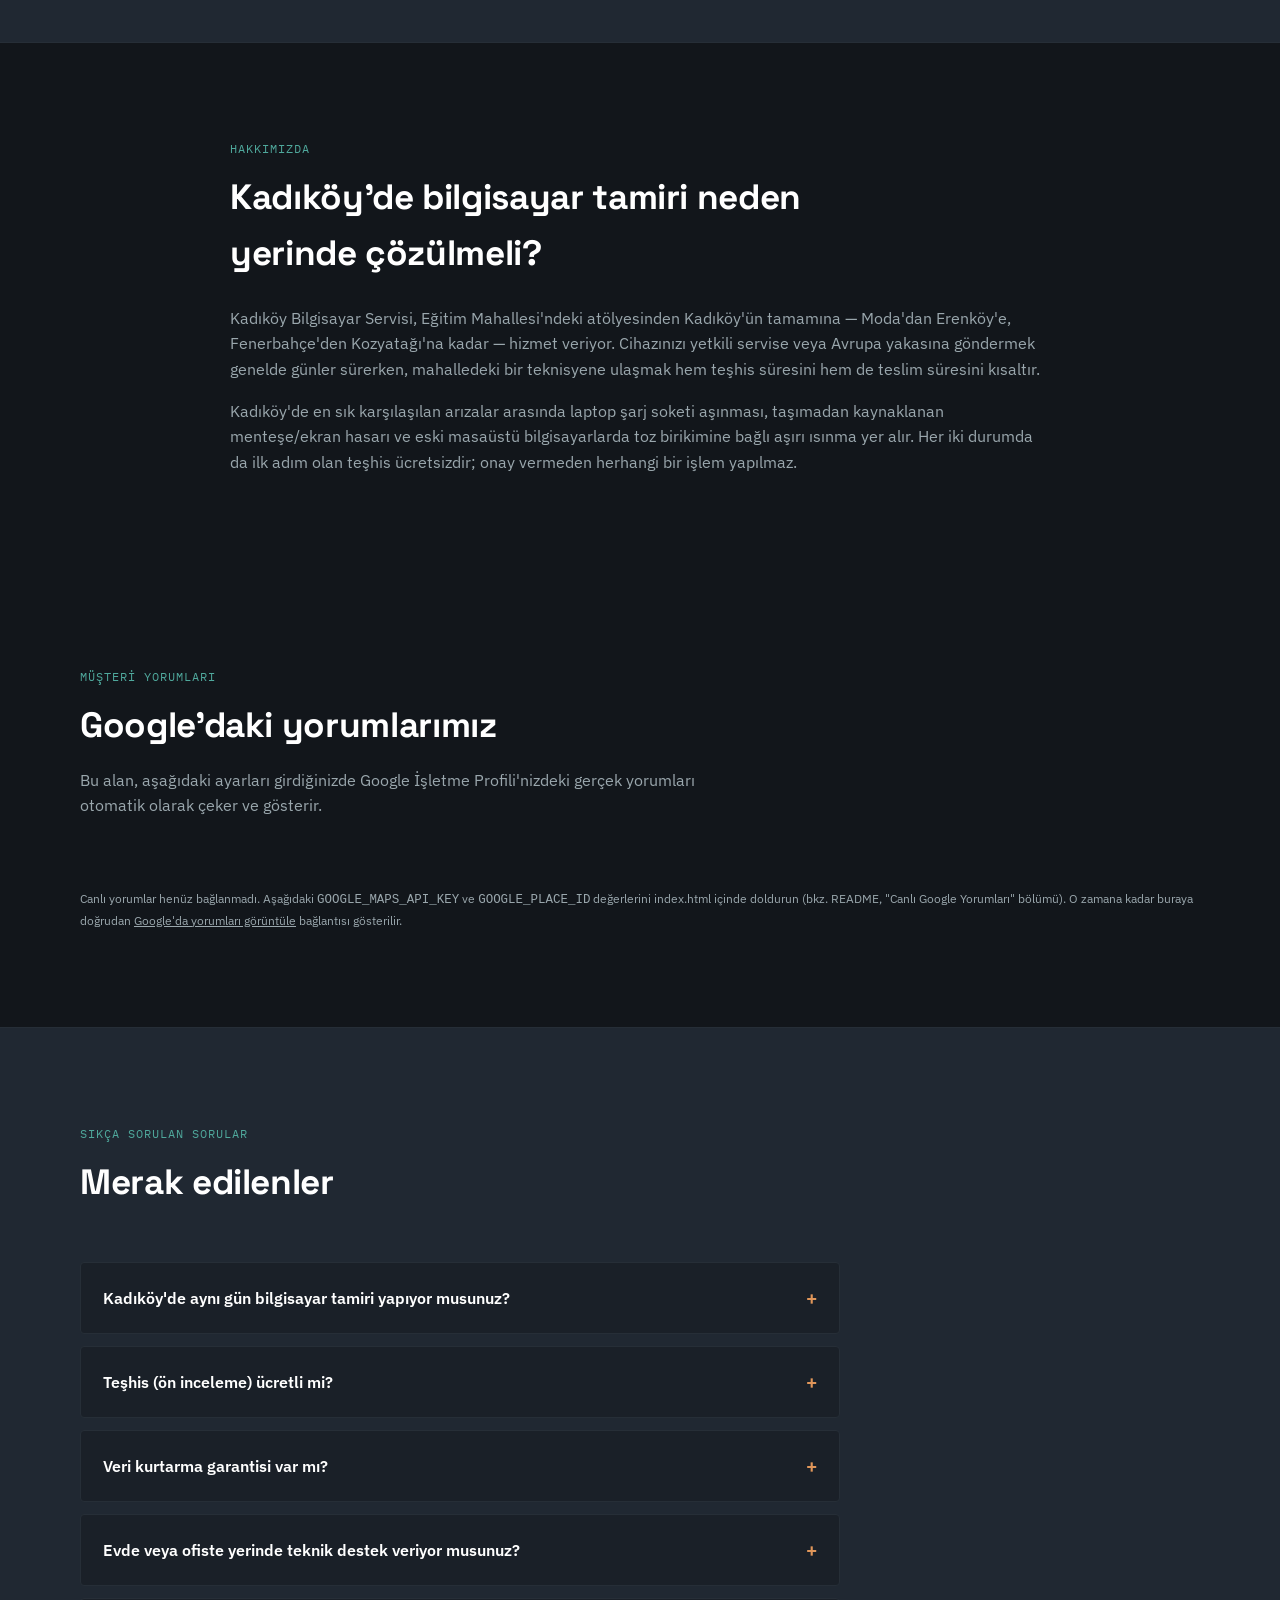
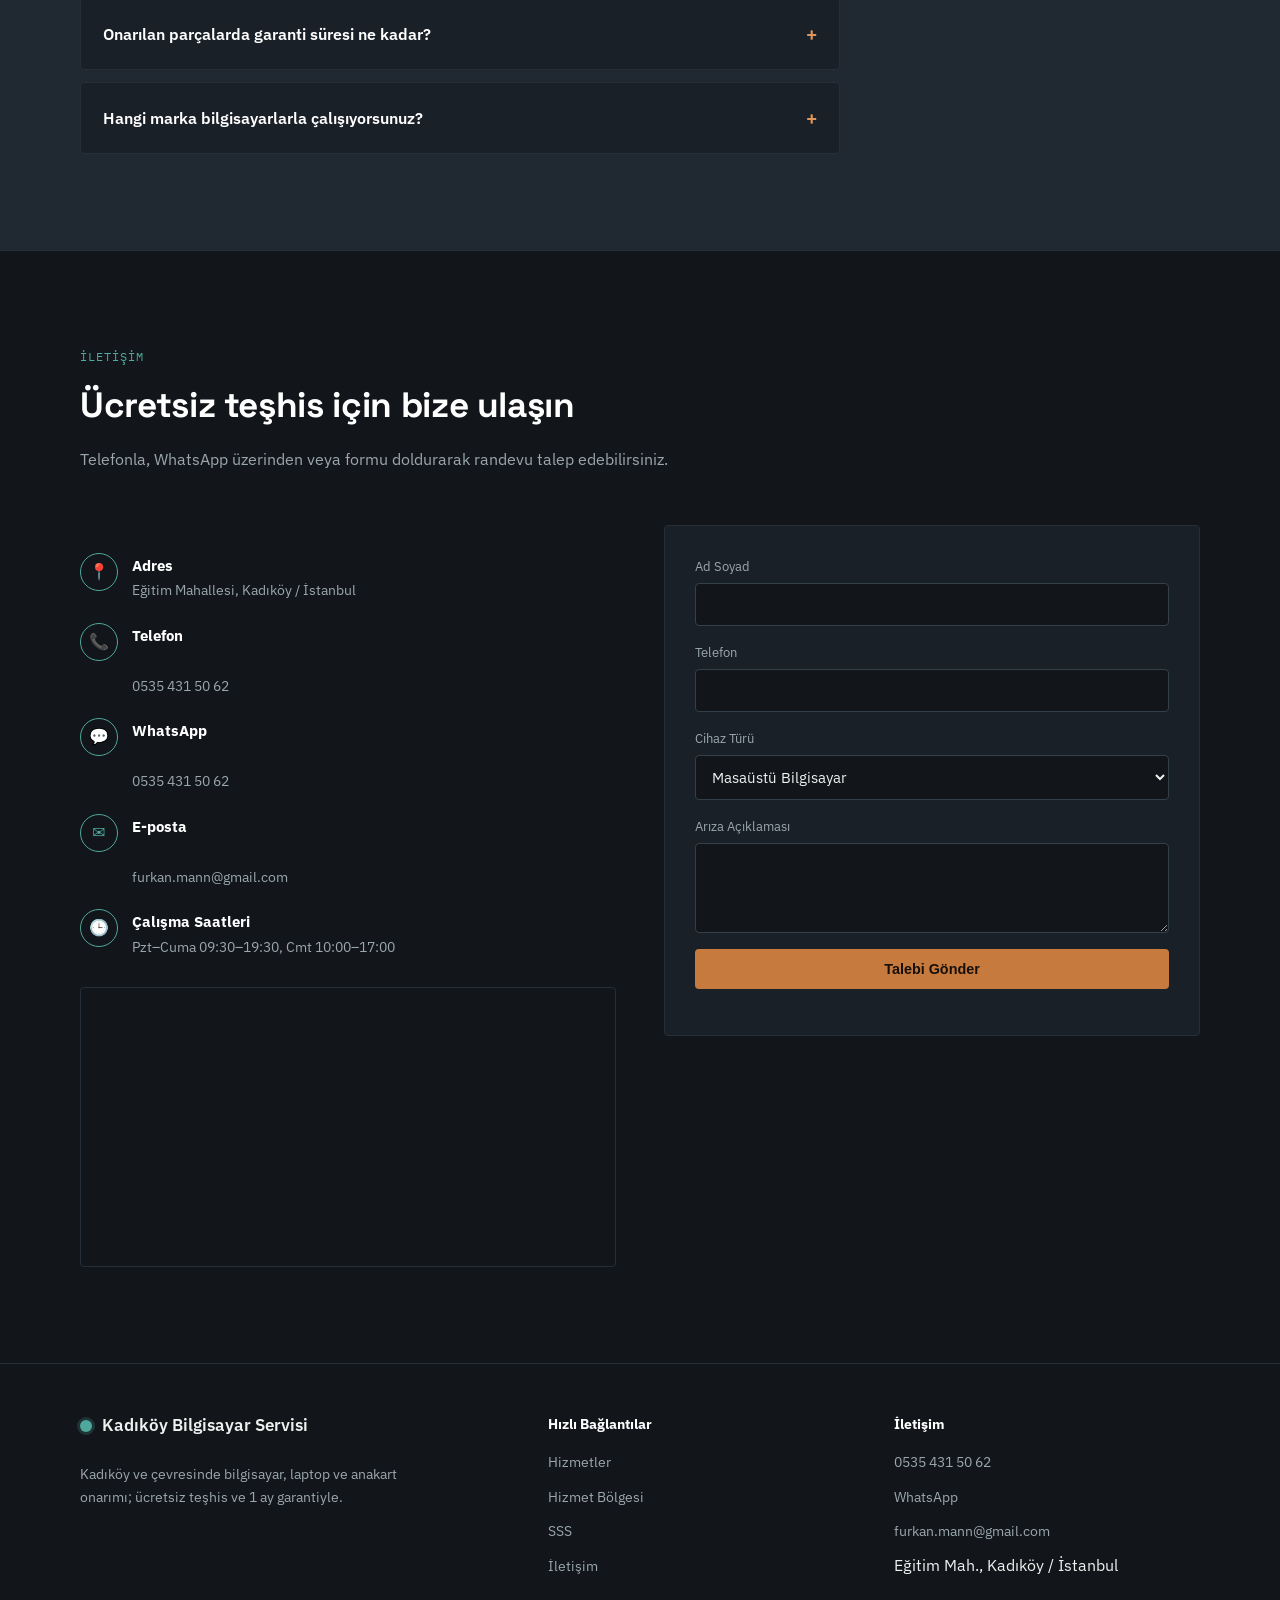
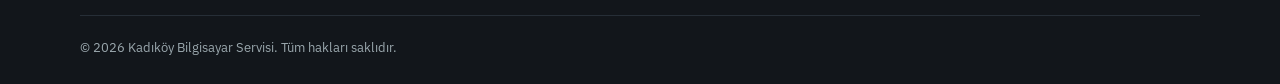
<file: index (14).html>
<!DOCTYPE html>
<html lang="tr">
<head>
<meta charset="UTF-8">
<meta name="viewport" content="width=device-width, initial-scale=1.0">

<!-- ============ TEMEL SEO ============ -->
<title>Kadıköy Bilgisayar Servisi | Aynı Gün Bilgisayar ve Laptop Tamiri</title>
<meta name="description" content="Kadıköy'de bilgisayar, laptop ve anakart tamiri. Ücretsiz teşhis, aynı gün teslim, 1 ay garanti. Moda, Caferağa, Göztepe, Erenköy'e yerinde servis. Hemen arayın.">
<meta name="keywords" content="kadıköy bilgisayar servisi, kadıköy bilgisayar tamiri, kadıköy laptop tamiri, kadıköy notebook tamiri, kadıköy veri kurtarma, moda bilgisayar tamircisi, göztepe bilgisayar servisi">
<meta name="author" content="Kadıköy Bilgisayar Servisi">
<meta name="robots" content="index, follow, max-image-preview:large">
<link rel="canonical" href="https://bilgisayarservisi.site/">

<!-- Coğrafi / yerel SEO etiketleri -->
<meta name="geo.region" content="TR-34">
<meta name="geo.placename" content="Kadıköy, İstanbul">
<meta name="geo.position" content="40.9827;29.0270">
<meta name="ICBM" content="40.9827, 29.0270">

<!-- ============ SOSYAL PAYLAŞIM (Open Graph / Twitter) ============ -->
<meta property="og:type" content="website">
<meta property="og:title" content="Kadıköy Bilgisayar Servisi | Aynı Gün Bilgisayar ve Laptop Tamiri">
<meta property="og:description" content="Kadıköy'de bilgisayar, laptop ve anakart tamiri. Ücretsiz teşhis, aynı gün teslim, 1 ay garanti.">
<meta property="og:url" content="https://bilgisayarservisi.site/">
<meta property="og:locale" content="tr_TR">
<meta property="og:image" content="https://bilgisayarservisi.site/assets/og-image.png">
<meta property="og:image:width" content="1200">
<meta property="og:image:height" content="630">
<meta property="og:image:alt" content="Kadıköy Bilgisayar Servisi — Aynı gün bilgisayar ve laptop tamiri">
<meta name="twitter:image" content="https://bilgisayarservisi.site/assets/og-image.png">
<meta property="og:site_name" content="Kadıköy Bilgisayar Servisi">
<meta name="twitter:card" content="summary_large_image">
<meta name="twitter:title" content="Kadıköy Bilgisayar Servisi | Aynı Gün Bilgisayar ve Laptop Tamiri">
<meta name="twitter:description" content="Ücretsiz teşhis, aynı gün teslim, 1 ay garanti. Kadıköy ve çevresine yerinde servis.">

<!-- ============ FAVICON (basit, harici dosya gerektirmeyen inline SVG) ============ -->
<link rel="icon" href="data:image/svg+xml,%3Csvg xmlns='http://www.w3.org/2000/svg' viewBox='0 0 100 100'%3E%3Crect width='100' height='100' rx='20' fill='%2312161b'/%3E%3Ccircle cx='50' cy='42' r='20' fill='none' stroke='%23c67a3d' stroke-width='6'/%3E%3Cline x1='50' y1='62' x2='50' y2='80' stroke='%234fa89c' stroke-width='6'/%3E%3C/svg%3E">

<!-- ============ FONTLAR ============ -->
<link rel="preconnect" href="https://fonts.googleapis.com">
<link rel="preconnect" href="https://fonts.gstatic.com" crossorigin>
<link href="https://fonts.googleapis.com/css2?family=Space+Grotesk:wght@500;600;700&family=IBM+Plex+Sans:wght@400;500;600&family=IBM+Plex+Mono:wght@500;600&display=swap" rel="stylesheet">

<!-- ============ YAPILANDIRILMIŞ VERİ (Schema.org) — SEO + GEO (AI arama motorları) ============ -->
<script type="application/ld+json">
{
  "@context": "https://schema.org",
  "@type": "ElectronicsStore",
  "name": "Kadıköy Bilgisayar Servisi",
  "alternateName": "Kadıköy Bilgisayar Tamiri",
  "url": "https://bilgisayarservisi.site/",
  "telephone": "+905354315062",
  "email": "furkan.mann@gmail.com",
  "priceRange": "₺₺",
  "image": "https://bilgisayarservisi.site/assets/og-image.png",
  "address": {
    "@type": "PostalAddress",
    "addressLocality": "Kadıköy",
    "addressRegion": "İstanbul",
    "postalCode": "34722",
    "addressCountry": "TR"
  },
  "geo": {
    "@type": "GeoCoordinates",
    "latitude": 40.9827,
    "longitude": 29.0270
  },
  "openingHoursSpecification": [
    {
      "@type": "OpeningHoursSpecification",
      "dayOfWeek": ["Monday","Tuesday","Wednesday","Thursday","Friday"],
      "opens": "09:30",
      "closes": "19:30"
    },
    {
      "@type": "OpeningHoursSpecification",
      "dayOfWeek": ["Saturday"],
      "opens": "10:00",
      "closes": "17:00"
    }
  ],
  "areaServed": [
    {"@type": "Place", "name": "Eğitim"},
    {"@type": "Place", "name": "Moda"},
    {"@type": "Place", "name": "Caferağa"},
    {"@type": "Place", "name": "Osmanağa"},
    {"@type": "Place", "name": "Rasimpaşa"},
    {"@type": "Place", "name": "Göztepe"},
    {"@type": "Place", "name": "Erenköy"},
    {"@type": "Place", "name": "Suadiye"},
    {"@type": "Place", "name": "Fenerbahçe"},
    {"@type": "Place", "name": "Kozyatağı"},
    {"@type": "Place", "name": "Bostancı"}
  ],
  "sameAs": [
    "https://www.instagram.com/KULLANICI_ADI",
    "https://wa.me/905354315062"
  ]
}
</script>

<script type="application/ld+json">
{
  "@context": "https://schema.org",
  "@type": "FAQPage",
  "mainEntity": [
    {
      "@type": "Question",
      "name": "Kadıköy'de aynı gün bilgisayar tamiri yapıyor musunuz?",
      "acceptedAnswer": {
        "@type": "Answer",
        "text": "Evet. Arıza teşhisi genellikle 30 dakika içinde tamamlanır; parça stoktaysa çoğu laptop ve masaüstü onarımı aynı gün içinde teslim edilir. Anakart seviyesi tamir ve parça temini gereken durumlarda süre değişebilir."
      }
    },
    {
      "@type": "Question",
      "name": "Teşhis (ön inceleme) ücretli mi?",
      "acceptedAnswer": {
        "@type": "Answer",
        "text": "İlk teşhis ücretsizdir. Arızayı tespit ettikten sonra net fiyat teklifi sunulur, onay vermeden herhangi bir işlem yapılmaz."
      }
    },
    {
      "@type": "Question",
      "name": "Veri kurtarma garantisi var mı?",
      "acceptedAnswer": {
        "@type": "Answer",
        "text": "Bozuk disk veya SSD üzerinden veri kurtarma başarı oranı arızanın türüne göre değişir. Ön inceleme sonrası kurtarılabilecek veri hakkında net bilgi verilir; veri kurtarılamazsa kurtarma ücreti alınmaz."
      }
    },
    {
      "@type": "Question",
      "name": "Evde veya ofiste yerinde teknik destek veriyor musunuz?",
      "acceptedAnswer": {
        "@type": "Answer",
        "text": "Evet, Kadıköy ve çevresindeki Moda, Göztepe, Erenköy, Suadiye, Fenerbahçe ve Kozyatağı bölgelerine yerinde teknik destek sağlanmaktadır."
      }
    },
    {
      "@type": "Question",
      "name": "Onarılan parçalarda garanti süresi ne kadar?",
      "acceptedAnswer": {
        "@type": "Answer",
        "text": "Değişen parçalar ve yapılan işçilik 1 ay garanti kapsamındadır. Garanti belgesi teslimat sırasında verilir."
      }
    },
    {
      "@type": "Question",
      "name": "Hangi marka bilgisayarlarla çalışıyorsunuz?",
      "acceptedAnswer": {
        "@type": "Answer",
        "text": "Apple (MacBook), Asus, Lenovo, HP, Dell, Casper, Monster, MSI ve Acer dahil olmak üzere hemen hemen tüm marka masaüstü ve laptop modellerine servis verilmektedir."
      }
    }
  ]
}
</script>

<style>
  :root{
    --graphite: #12161b;
    --panel: #1a2028;
    --panel-2: #202832;
    --paper: #e9e2d0;
    --paper-line: #cfc6ab;
    --copper: #c67a3d;
    --copper-bright: #e0965a;
    --teal: #4fa89c;
    --text: #eef1ee;
    --text-muted: #9aa7ad;
    --ink: #1b1710;
    --danger: #c65a4a;
    --radius: 4px;
    --max: 1120px;
  }

  *{box-sizing:border-box; margin:0; padding:0;}
  html{scroll-behavior:smooth;}

  body{
    background:var(--graphite);
    color:var(--text);
    font-family:'IBM Plex Sans', system-ui, sans-serif;
    line-height:1.6;
    -webkit-font-smoothing:antialiased;
  }

  @media (prefers-reduced-motion: reduce){
    html{scroll-behavior:auto;}
    *{animation-duration:0.001ms !important; transition-duration:0.001ms !important;}
  }

  h1,h2,h3,.mono{font-family:'Space Grotesk', sans-serif; letter-spacing:-0.01em;}
  .label, .tag-serial, .stamp, .price{font-family:'IBM Plex Mono', monospace;}

  a{color:inherit;}
  img{max-width:100%; display:block;}
  section{padding:96px 24px;}
  .wrap{max-width:var(--max); margin:0 auto;}

  :focus-visible{outline:3px solid var(--teal); outline-offset:3px;}

  /* ============ NAV ============ */
  header.site-header{
    position:sticky; top:0; z-index:50;
    background:rgba(18,22,27,0.92);
    backdrop-filter:blur(8px);
    border-bottom:1px solid #262e37;
  }
  .nav{
    max-width:var(--max); margin:0 auto;
    display:flex; align-items:center; justify-content:space-between;
    padding:14px 24px;
  }
  .logo{
    display:flex; align-items:center; gap:10px;
    font-size:1.05rem; font-weight:600; color:var(--text);
    text-decoration:none;
  }
  .logo .dot{
    width:12px; height:12px; border-radius:50%;
    background:var(--teal);
    box-shadow:0 0 0 3px rgba(79,168,156,0.2);
    flex-shrink:0;
  }
  .nav-links{display:flex; gap:28px; list-style:none;}
  .nav-links a{
    font-size:0.92rem; color:var(--text-muted); text-decoration:none;
    transition:color .15s ease;
  }
  .nav-links a:hover{color:var(--copper-bright);}
  .nav-cta{
    display:flex; gap:10px; align-items:center;
  }
  .btn{
    display:inline-flex; align-items:center; gap:8px;
    padding:11px 18px; border-radius:var(--radius);
    font-size:0.9rem; font-weight:600; text-decoration:none;
    border:1px solid transparent; cursor:pointer;
    transition:transform .15s ease, box-shadow .15s ease, background .15s ease;
    white-space:nowrap;
  }
  .btn:hover{transform:translateY(-1px);}
  .btn-primary{background:var(--copper); color:#181008;}
  .btn-primary:hover{background:var(--copper-bright); box-shadow:0 6px 18px rgba(198,122,61,0.35);}
  .btn-ghost{border-color:#33404a; color:var(--text);}
  .btn-ghost:hover{border-color:var(--teal); color:var(--teal);}
  .btn-block{width:100%; justify-content:center;}

  .nav-toggle{display:none; background:none; border:1px solid #33404a; border-radius:var(--radius); color:var(--text); width:40px; height:40px; font-size:1.2rem;}

  /* ============ HERO ============ */
  .hero{
    padding:88px 24px 64px;
    position:relative;
    overflow:hidden;
    background:
      radial-gradient(circle at 15% 20%, rgba(79,168,156,0.08), transparent 45%),
      radial-gradient(circle at 85% 75%, rgba(198,122,61,0.10), transparent 45%);
  }
  .hero-grid{
    max-width:var(--max); margin:0 auto;
    display:grid; grid-template-columns:1.1fr 0.9fr; gap:56px; align-items:center;
  }
  .eyebrow{
    display:inline-flex; align-items:center; gap:8px;
    color:var(--teal); font-size:0.8rem; letter-spacing:0.08em; text-transform:uppercase;
    margin-bottom:18px; font-weight:600;
  }
  .eyebrow::before{content:"●"; font-size:0.6rem;}
  h1{font-size:clamp(2.1rem, 4.2vw, 3.3rem); line-height:1.12; font-weight:700; color:#fff; margin-bottom:20px;}
  h1 .accent{color:var(--copper-bright);}
  .hero p.lead{color:var(--text-muted); font-size:1.08rem; max-width:520px; margin-bottom:32px;}
  .hero-actions{display:flex; gap:14px; flex-wrap:wrap; margin-bottom:40px;}
  .trust-row{display:flex; gap:28px; flex-wrap:wrap;}
  .trust-item{display:flex; flex-direction:column;}
  .trust-item strong{font-family:'Space Grotesk'; font-size:1.5rem; color:#fff;}
  .trust-item span{font-size:0.78rem; color:var(--text-muted);}

  /* Signature element: hanging repair ticket */
  .ticket-stub{
    position:relative;
    justify-self:center;
    background:var(--paper);
    color:var(--ink);
    width:min(340px, 100%);
    padding:30px 26px 34px;
    border-radius:2px;
    transform:rotate(3deg);
    box-shadow:0 30px 60px rgba(0,0,0,0.45), 0 4px 10px rgba(0,0,0,0.3);
  }
  .ticket-stub::before{
    content:"";
    position:absolute; left:50%; top:-42px; transform:translateX(-50%);
    width:2px; height:44px;
    background:repeating-linear-gradient(180deg, #6b7680 0 6px, transparent 6px 11px);
  }
  .ticket-hole{
    position:absolute; left:50%; top:-8px; transform:translateX(-50%);
    width:16px; height:16px; border-radius:50%;
    background:var(--graphite);
    box-shadow:inset 0 0 0 3px var(--paper-line);
  }
  .ticket-stub .tag-serial{font-size:0.72rem; letter-spacing:0.05em; color:#6b6250; margin-bottom:14px;}
  .ticket-stub h3{font-size:1.15rem; margin-bottom:6px; color:var(--ink);}
  .ticket-stub .ticket-row{
    display:flex; justify-content:space-between; padding:9px 0; border-bottom:1px dashed var(--paper-line);
    font-size:0.88rem;
  }
  .ticket-stub .ticket-row:last-of-type{border-bottom:none;}
  .ticket-stub .ticket-row span:last-child{font-weight:600;}
  .stamp{
    position:absolute; right:18px; bottom:20px;
    border:2px solid var(--danger); color:var(--danger);
    padding:4px 10px; border-radius:3px;
    font-size:0.7rem; font-weight:700; letter-spacing:0.06em;
    transform:rotate(-8deg);
    opacity:0.85;
  }

  /* ============ SECTION HEADERS ============ */
  .section-head{max-width:640px; margin-bottom:52px;}
  .section-head .label{color:var(--teal); font-size:0.78rem; letter-spacing:0.08em; text-transform:uppercase; display:block; margin-bottom:10px;}
  .section-head h2{font-size:clamp(1.6rem, 3vw, 2.2rem); color:#fff; margin-bottom:14px;}
  .section-head p{color:var(--text-muted);}

  /* ============ SERVICES — repair tag cards ============ */
  .services-grid{
    display:grid; grid-template-columns:repeat(auto-fit, minmax(250px, 1fr)); gap:22px;
  }
  .service-tag{
    position:relative;
    background:var(--panel);
    border:1px solid #262e37;
    border-top:3px dashed #3a4552;
    border-radius:var(--radius);
    padding:26px 22px 22px;
    transition:transform .18s ease, border-color .18s ease;
  }
  .service-tag:hover{transform:translateY(-4px) rotate(-0.4deg); border-top-color:var(--copper);}
  .service-tag::before{
    content:"";
    position:absolute; top:-8px; left:24px;
    width:14px; height:14px; border-radius:50%;
    background:var(--graphite); border:2px solid #3a4552;
  }
  .service-tag .tag-serial{color:var(--copper-bright); font-size:0.75rem; margin-bottom:10px; display:block;}
  .service-tag h3{font-size:1.05rem; color:#fff; margin-bottom:8px;}
  .service-tag p{color:var(--text-muted); font-size:0.9rem;}

  /* ============ WHY US / STATS ============ */
  .why-grid{display:grid; grid-template-columns:repeat(4, 1fr); gap:24px;}
  .why-card{
    background:var(--panel); border:1px solid #262e37; border-radius:var(--radius);
    padding:26px 22px; text-align:left;
  }
  .why-card strong{font-family:'Space Grotesk'; font-size:2rem; color:var(--teal); display:block; margin-bottom:6px;}
  .why-card span{color:var(--text-muted); font-size:0.88rem;}

  /* ============ PROCESS ============ */
  .process-row{
    display:grid; grid-template-columns:repeat(4, 1fr); gap:0;
    position:relative;
  }
  .process-step{
    padding:0 20px; position:relative;
  }
  .process-step:not(:last-child)::after{
    content:"";
    position:absolute; top:22px; right:-4px; width:100%; height:1px;
    background:repeating-linear-gradient(90deg, #3a4552 0 8px, transparent 8px 14px);
  }
  .process-num{
    font-family:'IBM Plex Mono'; font-size:0.8rem; color:var(--copper-bright);
    width:44px; height:44px; border:1px solid var(--copper); border-radius:50%;
    display:flex; align-items:center; justify-content:center; margin-bottom:16px;
    background:var(--graphite); position:relative; z-index:1;
  }
  .process-step h3{font-size:1.02rem; color:#fff; margin-bottom:8px;}
  .process-step p{color:var(--text-muted); font-size:0.88rem;}

  /* ============ AREAS SERVED ============ */
  .areas-panel{
    background:var(--panel); border:1px solid #262e37; border-radius:var(--radius);
    padding:36px; display:grid; grid-template-columns:1fr 1fr; gap:40px; align-items:center;
  }
  .area-chip-list{display:flex; flex-wrap:wrap; gap:10px;}
  .area-chip{
    border:1px solid #33404a; border-radius:99px; padding:7px 16px;
    font-size:0.85rem; color:var(--text-muted);
  }
  .area-chip strong{color:var(--teal); font-weight:600;}

  /* ============ TESTIMONIALS ============ */
  .testi-grid{display:grid; grid-template-columns:repeat(3, 1fr); gap:22px;}
  .testi-card{
    background:var(--panel); border:1px solid #262e37; border-radius:var(--radius);
    padding:26px; display:flex; flex-direction:column; gap:14px;
  }
  .stars{color:var(--copper-bright); letter-spacing:2px; font-size:0.95rem;}
  .testi-card p.quote{color:var(--text); font-size:0.94rem;}
  .testi-who{display:flex; justify-content:space-between; font-size:0.82rem; color:var(--text-muted); border-top:1px solid #262e37; padding-top:12px;}

  /* ============ FAQ ============ */
  .faq-list{display:flex; flex-direction:column; gap:12px; max-width:760px;}
  .faq-item{background:var(--panel); border:1px solid #262e37; border-radius:var(--radius); overflow:hidden;}
  .faq-q{
    width:100%; text-align:left; background:none; border:none; color:#fff;
    padding:20px 22px; font-size:1rem; font-weight:600; cursor:pointer;
    display:flex; justify-content:space-between; align-items:center; gap:16px;
    font-family:'IBM Plex Sans';
  }
  .faq-q .plus{font-family:'IBM Plex Mono'; color:var(--copper-bright); font-size:1.2rem; transition:transform .2s ease; flex-shrink:0;}
  .faq-item[data-open="true"] .faq-q .plus{transform:rotate(45deg);}
  .faq-a{max-height:0; overflow:hidden; transition:max-height .25s ease;}
  .faq-a p{padding:0 22px 20px; color:var(--text-muted); font-size:0.92rem;}

  /* ============ CONTACT ============ */
  .contact-grid{display:grid; grid-template-columns:1fr 1fr; gap:48px; align-items:start;}
  .contact-info-list{display:flex; flex-direction:column; gap:20px; margin:28px 0;}
  .contact-info-item{display:flex; gap:14px;}
  .contact-icon{
    width:38px; height:38px; border-radius:50%; border:1px solid var(--teal); color:var(--teal);
    display:flex; align-items:center; justify-content:center; flex-shrink:0; font-size:1rem;
  }
  .contact-info-item strong{display:block; color:#fff; font-size:0.95rem;}
  .contact-info-item span, .contact-info-item a{color:var(--text-muted); font-size:0.9rem; text-decoration:none;}
  .map-frame{
    border:1px solid #262e37; border-radius:var(--radius); overflow:hidden; height:280px;
  }
  .map-frame iframe{width:100%; height:100%; border:0; filter:grayscale(0.3) invert(0.92) contrast(0.9);}

  form.contact-form{
    background:var(--panel); border:1px solid #262e37; border-radius:var(--radius); padding:30px;
    display:flex; flex-direction:column; gap:16px;
  }
  .form-row{display:flex; flex-direction:column; gap:6px;}
  .form-row label{font-size:0.82rem; color:var(--text-muted);}
  .form-row input, .form-row select, .form-row textarea{
    background:var(--graphite); border:1px solid #33404a; border-radius:var(--radius);
    padding:11px 12px; color:var(--text); font-family:inherit; font-size:0.92rem;
  }
  .form-row textarea{resize:vertical; min-height:90px;}
  .form-note{font-size:0.78rem; color:var(--text-muted);}

  /* ============ FOOTER ============ */
  footer{border-top:1px solid #262e37; padding:48px 24px 28px;}
  .footer-grid{display:grid; grid-template-columns:1.4fr 1fr 1fr; gap:40px; margin-bottom:36px;}
  .footer-grid h4{color:#fff; font-size:0.9rem; margin-bottom:14px;}
  .footer-grid ul{list-style:none; display:flex; flex-direction:column; gap:9px;}
  .footer-grid ul a{color:var(--text-muted); text-decoration:none; font-size:0.88rem;}
  .footer-grid ul a:hover{color:var(--teal);}
  .footer-bottom{
    display:flex; justify-content:space-between; align-items:center; flex-wrap:wrap; gap:12px;
    border-top:1px solid #262e37; padding-top:22px; font-size:0.8rem; color:var(--text-muted);
  }

  /* ============ FLOATING WHATSAPP ============ */
  .float-wa{
    position:fixed; bottom:22px; right:22px; z-index:60;
    width:56px; height:56px; border-radius:50%;
    background:#25D366; color:#0b1a10;
    display:flex; align-items:center; justify-content:center;
    box-shadow:0 10px 24px rgba(0,0,0,0.4);
    text-decoration:none; font-size:1.5rem;
  }

  /* ============ RESPONSIVE ============ */
  @media (max-width: 900px){
    .hero-grid{grid-template-columns:1fr;}
    .ticket-stub{margin-top:24px;}
    .why-grid{grid-template-columns:repeat(2,1fr);}
    .process-row{grid-template-columns:1fr; gap:32px;}
    .process-step::after{display:none;}
    .areas-panel{grid-template-columns:1fr;}
    .testi-grid{grid-template-columns:1fr;}
    .contact-grid{grid-template-columns:1fr;}
    .footer-grid{grid-template-columns:1fr; gap:26px;}
  }
  @media (max-width: 700px){
    .nav-links{display:none;}
    .nav-toggle{display:block;}
    section{padding:64px 20px;}
  }
</style>
</head>
<body>

<!-- ============ HEADER ============ -->
<header class="site-header">
  <nav class="nav">
    <a href="#anasayfa" class="logo"><span class="dot"></span> Kadıköy Bilgisayar Servisi</a>
    <ul class="nav-links">
      <li><a href="#hizmetler">Hizmetler</a></li>
      <li><a href="#neden-biz">Neden Biz</a></li>
      <li><a href="#bolgeler">Bölgeler</a></li>
      <li><a href="#sss">SSS</a></li>
      <li><a href="#iletisim">İletişim</a></li>
    </ul>
    <div class="nav-cta">
      <a href="tel:+905354315062" class="btn btn-ghost">📞 0535 431 50 62</a>
      <a href="https://wa.me/905354315062" class="btn btn-primary">WhatsApp</a>
    </div>
    <button class="nav-toggle" id="navToggle" aria-label="Menüyü aç">☰</button>
  </nav>
</header>

<!-- ============ HERO ============ -->
<section class="hero" id="anasayfa">
  <div class="hero-grid">
    <div>
      <span class="eyebrow">Kadıköy · Aynı Gün Servis</span>
      <h1>Bilgisayarınız bozuldu mu? <span class="accent">Kadıköy'de</span> aynı gün elinizde olsun.</h1>
      <p class="lead">Masaüstü, laptop ve anakart onarımından veri kurtarmaya kadar tüm teknik servis ihtiyaçlarınız; ücretsiz teşhis, net fiyat ve 1 ay garantiyle. Moda'dan Erenköy'e yerinde destek.</p>
      <div class="hero-actions">
        <a href="tel:+905354315062" class="btn btn-primary">📞 Hemen Ara</a>
        <a href="#iletisim" class="btn btn-ghost">Ücretsiz Teşhis Talep Et</a>
      </div>
      <div class="trust-row">
        <div class="trust-item"><strong>12+</strong><span>yıl tecrübe</span></div>
        <div class="trust-item"><strong>30 dk</strong><span>ortalama teşhis</span></div>
        <div class="trust-item"><strong>1 ay</strong><span>işçilik garantisi</span></div>
        <div class="trust-item"><strong>10+</strong><span>mahalleye yerinde servis</span></div>
      </div>
    </div>

    <div class="ticket-stub">
      <div class="ticket-hole"></div>
      <span class="tag-serial">SERVİS FİŞİ NO: KDK-0142</span>
      <h3>Teşhis Raporu</h3>
      <div class="ticket-row"><span>Arıza</span><span>Açılmıyor</span></div>
      <div class="ticket-row"><span>Teşhis</span><span>Ücretsiz</span></div>
      <div class="ticket-row"><span>Tahmini Süre</span><span>Aynı Gün</span></div>
      <div class="ticket-row"><span>Garanti</span><span>1 Ay</span></div>
      <span class="stamp">ONAYLI</span>
    </div>
  </div>
</section>

<!-- ============ SERVICES ============ -->
<section id="hizmetler">
  <div class="wrap">
    <div class="section-head">
      <span class="label">Hizmetlerimiz</span>
      <h2>Her arıza için doğru teknisyen</h2>
      <p>Donanımdan yazılıma, tek bir bilgisayardan kurumsal filoya kadar Kadıköy içinde tüm teknik servis hizmetleri tek çatı altında.</p>
    </div>
    <div class="services-grid">
      <article class="service-tag">
        <span class="tag-serial">KDK-01</span>
        <h3>Kurumsal IT Destek</h3>
        <p>Ofisler için periyodik bakım anlaşmaları ve öncelikli müdahale hattı.</p>
      </article>
      <article class="service-tag">
        <span class="tag-serial">KDK-02</span>
        <h3>Laptop / Notebook Tamiri</h3>
        <p>Ekran, klavye, menteşe, şarj soketi değişimi ve tüm marka laptop bakım-onarım işlemleri.</p>
      </article>
      <article class="service-tag">
        <span class="tag-serial">KDK-03</span>
        <h3>Anakart & Kart Seviyesi Onarım</h3>
        <p>Yonga (chip) ve kondansatör seviyesinde mikro lehim onarımı, gerçek arıza tespiti.</p>
      </article>
      <article class="service-tag">
        <span class="tag-serial">KDK-04</span>
        <h3>Veri Kurtarma</h3>
        <p>Arızalı HDD ve SSD'lerden veri kurtarma; sonuç alınamazsa ücret talep edilmez.</p>
      </article>
      <article class="service-tag">
        <span class="tag-serial">KDK-05</span>
        <h3>Format & Yazılım Kurulumu</h3>
        <p>İşletim sistemi kurulumu, sürücü güncellemeleri ve performans optimizasyonu.</p>
      </article>
      <article class="service-tag">
        <span class="tag-serial">KDK-06</span>
        <h3>Virüs & Zararlı Yazılım Temizliği</h3>
        <p>Kapsamlı tarama, zararlı yazılım temizliği ve güvenlik yapılandırması.</p>
      </article>
      <article class="service-tag">
        <span class="tag-serial">KDK-07</span>
        <h3>Oyuncu Bilgisayarı Bakımı</h3>
        <p>Termal macun yenileme, fan/soğutucu bakımı ve FPS performans ayarları.</p>
      </article>
      <article class="service-tag">
        <span class="tag-serial">KDK-08</span>
        <h3>Masaüstü Bilgisayar Tamiri</h3>
        <p>Açılmama, mavi ekran, aşırı ısınma ve güç kaynağı arızalarında hızlı teşhis ve onarım.</p>
      </article>
    </div>
  </div>
</section>

<!-- ============ WHY US ============ -->
<section id="neden-biz" style="background:var(--panel-2); border-top:1px solid #262e37; border-bottom:1px solid #262e37;">
  <div class="wrap">
    <div class="section-head">
      <span class="label">Neden Biz</span>
      <h2>Kadıköy'ün güvendiği teknik servis</h2>
    </div>
    <div class="why-grid">
      <div class="why-card"><strong>12+</strong><span>yıllık sektör tecrübesi</span></div>
      <div class="why-card"><strong>%98</strong><span>onarım başarı oranı</span></div>
      <div class="why-card"><strong>1 Ay</strong><span>parça ve işçilik garantisi</span></div>
      <div class="why-card"><strong>10+</strong><span>Kadıköy mahallesine yerinde servis</span></div>
    </div>
  </div>
</section>

<!-- ============ PROCESS ============ -->
<section>
  <div class="wrap">
    <div class="section-head">
      <span class="label">Süreç</span>
      <h2>4 adımda arızadan teslimata</h2>
    </div>
    <div class="process-row">
      <div class="process-step">
        <div class="process-num">01</div>
        <h3>Teşhis</h3>
        <p>Cihazınızı getirin ya da yerinde randevu alın; ücretsiz ön inceleme yapılır.</p>
      </div>
      <div class="process-step">
        <div class="process-num">02</div>
        <h3>Teklif</h3>
        <p>Net fiyat ve tahmini süre sunulur, onayınız olmadan işlem başlamaz.</p>
      </div>
      <div class="process-step">
        <div class="process-num">03</div>
        <h3>Onarım</h3>
        <p>Uzman teknisyen orijinal veya dengi parçalarla onarımı gerçekleştirir.</p>
      </div>
      <div class="process-step">
        <div class="process-num">04</div>
        <h3>Teslim</h3>
        <p>Test raporu ve garanti belgesiyle cihazınız teslim edilir.</p>
      </div>
    </div>
  </div>
</section>

<!-- ============ AREAS SERVED ============ -->
<section id="bolgeler" style="background:var(--panel-2); border-top:1px solid #262e37; border-bottom:1px solid #262e37;">
  <div class="wrap">
    <div class="section-head">
      <span class="label">Hizmet Bölgesi</span>
      <h2>Kadıköy ve çevresine yerinde servis</h2>
    </div>
    <div class="areas-panel">
      <div>
        <p style="color:var(--text-muted); margin-bottom:18px;">Atölyemiz <strong style="color:var(--teal);">Eğitim Mahallesi</strong>'nde yer alıyor. Aşağıdaki mahallelere <strong style="color:var(--teal);">aynı gün yerinde teknik destek</strong> sağlıyoruz. Listede yer almayan bir bölgedeyseniz yine de bizi arayın.</p>
        <div class="area-chip-list">
          <span class="area-chip"><strong>Eğitim</strong></span>
          <span class="area-chip"><strong>Moda</strong></span>
          <span class="area-chip"><strong>Caferağa</strong></span>
          <span class="area-chip"><strong>Osmanağa</strong></span>
          <span class="area-chip"><strong>Rasimpaşa</strong></span>
          <span class="area-chip"><strong>Göztepe</strong></span>
          <span class="area-chip"><strong>Erenköy</strong></span>
          <span class="area-chip"><strong>Suadiye</strong></span>
          <span class="area-chip"><strong>Fenerbahçe</strong></span>
          <span class="area-chip"><strong>Kozyatağı</strong></span>
          <span class="area-chip"><strong>Bostancı</strong></span>
        </div>
      </div>
      <div class="map-frame">
        <iframe title="Kadıköy konum haritası" loading="lazy" src="https://www.google.com/maps?q=E%C4%9Fitim%20Mahallesi%2C%20Kad%C4%B1k%C3%B6y%2C%20%C4%B0stanbul&output=embed"></iframe>
      </div>
    </div>
  </div>
</section>

<!-- ============ HAKKIMIZDA / TOPICAL İÇERİK ============ -->
<section aria-labelledby="hakkimizda-baslik">
  <div class="wrap" style="max-width:820px;">
    <div class="section-head" style="margin-bottom:24px;">
      <span class="label">Hakkımızda</span>
      <h2 id="hakkimizda-baslik">Kadıköy'de bilgisayar tamiri neden yerinde çözülmeli?</h2>
    </div>
    <p style="color:var(--text-muted); margin-bottom:16px;">Kadıköy Bilgisayar Servisi, Eğitim Mahallesi'ndeki atölyesinden Kadıköy'ün tamamına — Moda'dan Erenköy'e, Fenerbahçe'den Kozyatağı'na kadar — hizmet veriyor. Cihazınızı yetkili servise veya Avrupa yakasına göndermek genelde günler sürerken, mahalledeki bir teknisyene ulaşmak hem teşhis süresini hem de teslim süresini kısaltır.</p>
    <p style="color:var(--text-muted);">Kadıköy'de en sık karşılaşılan arızalar arasında laptop şarj soketi aşınması, taşımadan kaynaklanan menteşe/ekran hasarı ve eski masaüstü bilgisayarlarda toz birikimine bağlı aşırı ısınma yer alır. Her iki durumda da ilk adım olan teşhis ücretsizdir; onay vermeden herhangi bir işlem yapılmaz.</p>
  </div>
</section>

<!-- ============ GOOGLE REVIEWS (canlı / otomatik) ============ -->
<section id="yorumlar">
  <div class="wrap">
    <div class="section-head">
      <span class="label">Müşteri Yorumları</span>
      <h2 id="reviewsHeading">Google'daki yorumlarımız</h2>
      <p>Bu alan, aşağıdaki ayarları girdiğinizde Google İşletme Profili'nizdeki gerçek yorumları otomatik olarak çeker ve gösterir.</p>
    </div>

    <div id="googleReviews" class="testi-grid">
      <!-- JS ile doldurulur -->
    </div>

    <p id="reviewsFallback" class="form-note" style="margin-top:18px; display:none;">
      Canlı yorumlar henüz bağlanmadı. Aşağıdaki <code>GOOGLE_MAPS_API_KEY</code> ve <code>GOOGLE_PLACE_ID</code> değerlerini index.html içinde doldurun (bkz. README, "Canlı Google Yorumları" bölümü).
      O zamana kadar buraya doğrudan
      <a href="https://search.google.com/local/writereview?placeid=GOOGLE_PLACE_ID" target="_blank" rel="noopener">Google'da yorumları görüntüle</a> bağlantısı gösterilir.
    </p>
  </div>
</section>

<script>
  // ============ CANLI GOOGLE YORUMLARI ============
  // 1) Google Cloud Console'dan bir API anahtarı oluşturun (Places API'yi etkinleştirin).
  // 2) API anahtarını GitHub Pages alan adınıza (HTTP referrer) kısıtlayın.
  // 3) İşletmenizin Place ID'sini şuradan bulun: https://developers.google.com/maps/documentation/places/web-service/place-id
  // Detaylı adımlar README.md içinde "Canlı Google Yorumları" bölümündedir.
  const GOOGLE_MAPS_API_KEY = "BURAYA_API_ANAHTARINIZI_YAZIN";
  const GOOGLE_PLACE_ID = "BURAYA_PLACE_ID_YAZIN";

  function renderReviews(reviews, rating, total, url){
    const grid = document.getElementById('googleReviews');
    const heading = document.getElementById('reviewsHeading');
    if(rating && total){
      heading.textContent = `Google'da ${rating}/5 (${total} yorum)`;
    }
    grid.innerHTML = reviews.slice(0,6).map(r => `
      <div class="testi-card">
        <span class="stars">${'★'.repeat(Math.round(r.rating))}${'☆'.repeat(5-Math.round(r.rating))}</span>
        <p class="quote">"${(r.text || '').slice(0,220)}${(r.text||'').length>220 ? '…' : ''}"</p>
        <div class="testi-who"><span>${r.author_name || 'Google Kullanıcısı'}</span><span>${r.relative_time_description || ''}</span></div>
      </div>
    `).join('') + `
      <div class="testi-card" style="align-items:center; justify-content:center; text-align:center;">
        <span style="color:var(--text-muted); font-size:0.9rem;">Tüm yorumları görmek için</span>
        <a href="${url}" target="_blank" rel="noopener" class="btn btn-ghost" style="align-self:center;">Google'da Görüntüle</a>
      </div>`;
  }

  function loadGoogleReviews(){
    const fallback = document.getElementById('reviewsFallback');
    if(!GOOGLE_MAPS_API_KEY || GOOGLE_MAPS_API_KEY.includes('BURAYA') || !GOOGLE_PLACE_ID || GOOGLE_PLACE_ID.includes('BURAYA')){
      fallback.style.display = 'block';
      return;
    }
    const script = document.createElement('script');
    script.src = `https://maps.googleapis.com/maps/api/js?key=${GOOGLE_MAPS_API_KEY}&libraries=places&callback=initGooglePlaces`;
    script.async = true;
    window.initGooglePlaces = function(){
      const service = new google.maps.places.PlacesService(document.createElement('div'));
      service.getDetails({ placeId: GOOGLE_PLACE_ID, fields: ['reviews','rating','user_ratings_total','url'] }, (place, status) => {
        if(status === google.maps.places.PlacesServiceStatus.OK && place && place.reviews && place.reviews.length){
          renderReviews(place.reviews, place.rating, place.user_ratings_total, place.url);
        } else {
          fallback.style.display = 'block';
        }
      });
    };
    script.onerror = () => { fallback.style.display = 'block'; };
    document.head.appendChild(script);
  }

  loadGoogleReviews();
</script>

<!-- ============ FAQ ============ -->
<section id="sss" style="background:var(--panel-2); border-top:1px solid #262e37; border-bottom:1px solid #262e37;">
  <div class="wrap">
    <div class="section-head">
      <span class="label">Sıkça Sorulan Sorular</span>
      <h2>Merak edilenler</h2>
    </div>
    <div class="faq-list" id="faqList">
      <div class="faq-item" data-open="false">
        <button class="faq-q">Kadıköy'de aynı gün bilgisayar tamiri yapıyor musunuz? <span class="plus">+</span></button>
        <div class="faq-a"><p>Evet. Arıza teşhisi genellikle 30 dakika içinde tamamlanır; parça stoktaysa çoğu laptop ve masaüstü onarımı aynı gün içinde teslim edilir. Anakart seviyesi tamir ve parça temini gereken durumlarda süre değişebilir.</p></div>
      </div>
      <div class="faq-item" data-open="false">
        <button class="faq-q">Teşhis (ön inceleme) ücretli mi? <span class="plus">+</span></button>
        <div class="faq-a"><p>İlk teşhis ücretsizdir. Arızayı tespit ettikten sonra net fiyat teklifi sunulur, onay vermeden herhangi bir işlem yapılmaz.</p></div>
      </div>
      <div class="faq-item" data-open="false">
        <button class="faq-q">Veri kurtarma garantisi var mı? <span class="plus">+</span></button>
        <div class="faq-a"><p>Bozuk disk veya SSD üzerinden veri kurtarma başarı oranı arızanın türüne göre değişir. Ön inceleme sonrası kurtarılabilecek veri hakkında net bilgi verilir; veri kurtarılamazsa kurtarma ücreti alınmaz.</p></div>
      </div>
      <div class="faq-item" data-open="false">
        <button class="faq-q">Evde veya ofiste yerinde teknik destek veriyor musunuz? <span class="plus">+</span></button>
        <div class="faq-a"><p>Evet, Kadıköy ve çevresindeki Moda, Göztepe, Erenköy, Suadiye, Fenerbahçe ve Kozyatağı bölgelerine yerinde teknik destek sağlanmaktadır.</p></div>
      </div>
      <div class="faq-item" data-open="false">
        <button class="faq-q">Onarılan parçalarda garanti süresi ne kadar? <span class="plus">+</span></button>
        <div class="faq-a"><p>Değişen parçalar ve yapılan işçilik 1 ay garanti kapsamındadır. Garanti belgesi teslimat sırasında verilir.</p></div>
      </div>
      <div class="faq-item" data-open="false">
        <button class="faq-q">Hangi marka bilgisayarlarla çalışıyorsunuz? <span class="plus">+</span></button>
        <div class="faq-a"><p>Apple (MacBook), Asus, Lenovo, HP, Dell, Casper, Monster, MSI ve Acer dahil olmak üzere hemen hemen tüm marka masaüstü ve laptop modellerine servis verilmektedir.</p></div>
      </div>
    </div>
  </div>
</section>

<!-- ============ CONTACT ============ -->
<section id="iletisim">
  <div class="wrap">
    <div class="section-head">
      <span class="label">İletişim</span>
      <h2>Ücretsiz teşhis için bize ulaşın</h2>
      <p>Telefonla, WhatsApp üzerinden veya formu doldurarak randevu talep edebilirsiniz.</p>
    </div>
    <div class="contact-grid">
      <div>
        <div class="contact-info-list">
          <div class="contact-info-item">
            <div class="contact-icon">📍</div>
            <div>
              <strong>Adres</strong>
              <span>Eğitim Mahallesi, Kadıköy / İstanbul</span>
            </div>
          </div>
          <div class="contact-info-item">
            <div class="contact-icon">📞</div>
            <div><strong>Telefon</strong><br><a href="tel:+905354315062">0535 431 50 62</a></div>
          </div>
          <div class="contact-info-item">
            <div class="contact-icon">💬</div>
            <div><strong>WhatsApp</strong><br><a href="https://wa.me/905354315062">0535 431 50 62</a></div>
          </div>
          <div class="contact-info-item">
            <div class="contact-icon">✉️</div>
            <div><strong>E-posta</strong><br><a href="mailto:furkan.mann@gmail.com">furkan.mann@gmail.com</a></div>
          </div>
          <div class="contact-info-item">
            <div class="contact-icon">🕒</div>
            <div><strong>Çalışma Saatleri</strong><span>Pzt–Cuma 09:30–19:30, Cmt 10:00–17:00</span></div>
          </div>
        </div>
        <div class="map-frame">
          <iframe title="Kadıköy Bilgisayar Servisi konumu" loading="lazy" src="https://www.google.com/maps?q=E%C4%9Fitim%20Mahallesi%2C%20Kad%C4%B1k%C3%B6y%2C%20%C4%B0stanbul&output=embed"></iframe>
        </div>
      </div>

      <form class="contact-form" id="contactForm">
        <div class="form-row">
          <label for="ad">Ad Soyad</label>
          <input type="text" id="ad" name="Ad Soyad" required>
        </div>
        <div class="form-row">
          <label for="tel">Telefon</label>
          <input type="tel" id="tel" name="Telefon" required>
        </div>
        <div class="form-row">
          <label for="cihaz">Cihaz Türü</label>
          <select id="cihaz" name="Cihaz Türü">
            <option>Masaüstü Bilgisayar</option>
            <option>Laptop / Notebook</option>
            <option>Diğer</option>
          </select>
        </div>
        <div class="form-row">
          <label for="mesaj">Arıza Açıklaması</label>
          <textarea id="mesaj" name="Arıza Açıklaması" required></textarea>
        </div>
        <input type="hidden" name="_subject" value="Yeni Servis Talebi - Kadıköy Bilgisayar Servisi">
        <input type="hidden" name="_captcha" value="false">
        <input type="hidden" name="_template" value="table">
        <button type="submit" class="btn btn-primary btn-block" id="contactSubmitBtn">Talebi Gönder</button>
        <p id="contactFormStatus" class="form-note" role="status" aria-live="polite"></p>
      </form>
    </div>
  </div>
</section>

<!-- ============ FOOTER ============ -->
<footer>
  <div class="wrap">
    <div class="footer-grid">
      <div>
        <a href="#anasayfa" class="logo" style="margin-bottom:14px; display:inline-flex;"><span class="dot"></span> Kadıköy Bilgisayar Servisi</a>
        <p style="color:var(--text-muted); font-size:0.88rem; max-width:320px; margin-top:10px;">Kadıköy ve çevresinde bilgisayar, laptop ve anakart onarımı; ücretsiz teşhis ve 1 ay garantiyle.</p>
      </div>
      <div>
        <h4>Hızlı Bağlantılar</h4>
        <ul>
          <li><a href="#hizmetler">Hizmetler</a></li>
          <li><a href="#bolgeler">Hizmet Bölgesi</a></li>
          <li><a href="#sss">SSS</a></li>
          <li><a href="#iletisim">İletişim</a></li>
        </ul>
      </div>
      <div>
        <h4>İletişim</h4>
        <ul>
          <li><a href="tel:+905354315062">0535 431 50 62</a></li>
          <li><a href="https://wa.me/905354315062">WhatsApp</a></li>
          <li><a href="mailto:furkan.mann@gmail.com">furkan.mann@gmail.com</a></li>
          <li><span>Eğitim Mah., Kadıköy / İstanbul</span></li>
        </ul>
      </div>
    </div>
    <div class="footer-bottom">
      <span>© <span id="year"></span> Kadıköy Bilgisayar Servisi. Tüm hakları saklıdır.</span>
    </div>
  </div>
</footer>

<a href="https://wa.me/905354315062" class="float-wa" aria-label="WhatsApp ile yaz">💬</a>

<script>
  document.getElementById('year').textContent = new Date().getFullYear();

  // Mobile nav toggle
  const navToggle = document.getElementById('navToggle');
  const navLinks = document.querySelector('.nav-links');
  navToggle.addEventListener('click', () => {
    const open = navLinks.style.display === 'flex';
    navLinks.style.display = open ? 'none' : 'flex';
    navLinks.style.cssText += 'flex-direction:column; position:absolute; top:64px; left:0; right:0; background:#12161b; padding:20px 24px; border-bottom:1px solid #262e37;';
  });

  // FAQ accordion
  document.querySelectorAll('.faq-item').forEach(item => {
    const btn = item.querySelector('.faq-q');
    const answer = item.querySelector('.faq-a');
    btn.addEventListener('click', () => {
      const isOpen = item.getAttribute('data-open') === 'true';
      document.querySelectorAll('.faq-item').forEach(i => {
        i.setAttribute('data-open', 'false');
        i.querySelector('.faq-a').style.maxHeight = null;
      });
      if(!isOpen){
        item.setAttribute('data-open', 'true');
        answer.style.maxHeight = answer.scrollHeight + 'px';
      }
    });
  });

  // Servis formu — AJAX ile gönderim (sayfa yenilenmeden, anlık geri bildirimle)
  const CONTACT_EMAIL = "furkan.mann@gmail.com";
  const contactForm = document.getElementById('contactForm');
  const contactStatus = document.getElementById('contactFormStatus');
  const contactBtn = document.getElementById('contactSubmitBtn');

  contactForm.addEventListener('submit', async (e) => {
    e.preventDefault();
    contactBtn.disabled = true;
    contactBtn.textContent = 'Gönderiliyor…';
    contactStatus.textContent = '';
    contactStatus.style.color = '';

    const formData = new FormData(contactForm);
    const payload = Object.fromEntries(formData.entries());

    try {
      const response = await fetch(`https://formsubmit.co/ajax/${CONTACT_EMAIL}`, {
        method: 'POST',
        headers: { 'Content-Type': 'application/json', 'Accept': 'application/json' },
        body: JSON.stringify(payload)
      });

      if(response.ok){
        contactStatus.style.color = 'var(--teal)';
        contactStatus.textContent = 'Talebiniz alındı, en kısa sürede size dönüş yapacağız.';
        contactForm.reset();
      } else {
        throw new Error('FormSubmit hata kodu döndürdü: ' + response.status);
      }
    } catch (err) {
      contactStatus.style.color = 'var(--danger)';
      contactStatus.innerHTML = 'Talep gönderilemedi. Lütfen doğrudan <a href="tel:+905354315062" style="color:var(--danger); text-decoration:underline;">0535 431 50 62</a> numaralı telefondan ya da <a href="https://wa.me/905354315062" style="color:var(--danger); text-decoration:underline;">WhatsApp</a>\'tan ulaşın.';
    } finally {
      contactBtn.disabled = false;
      contactBtn.textContent = 'Talebi Gönder';
    }
  });
</script>

</body>
</html>
</file>
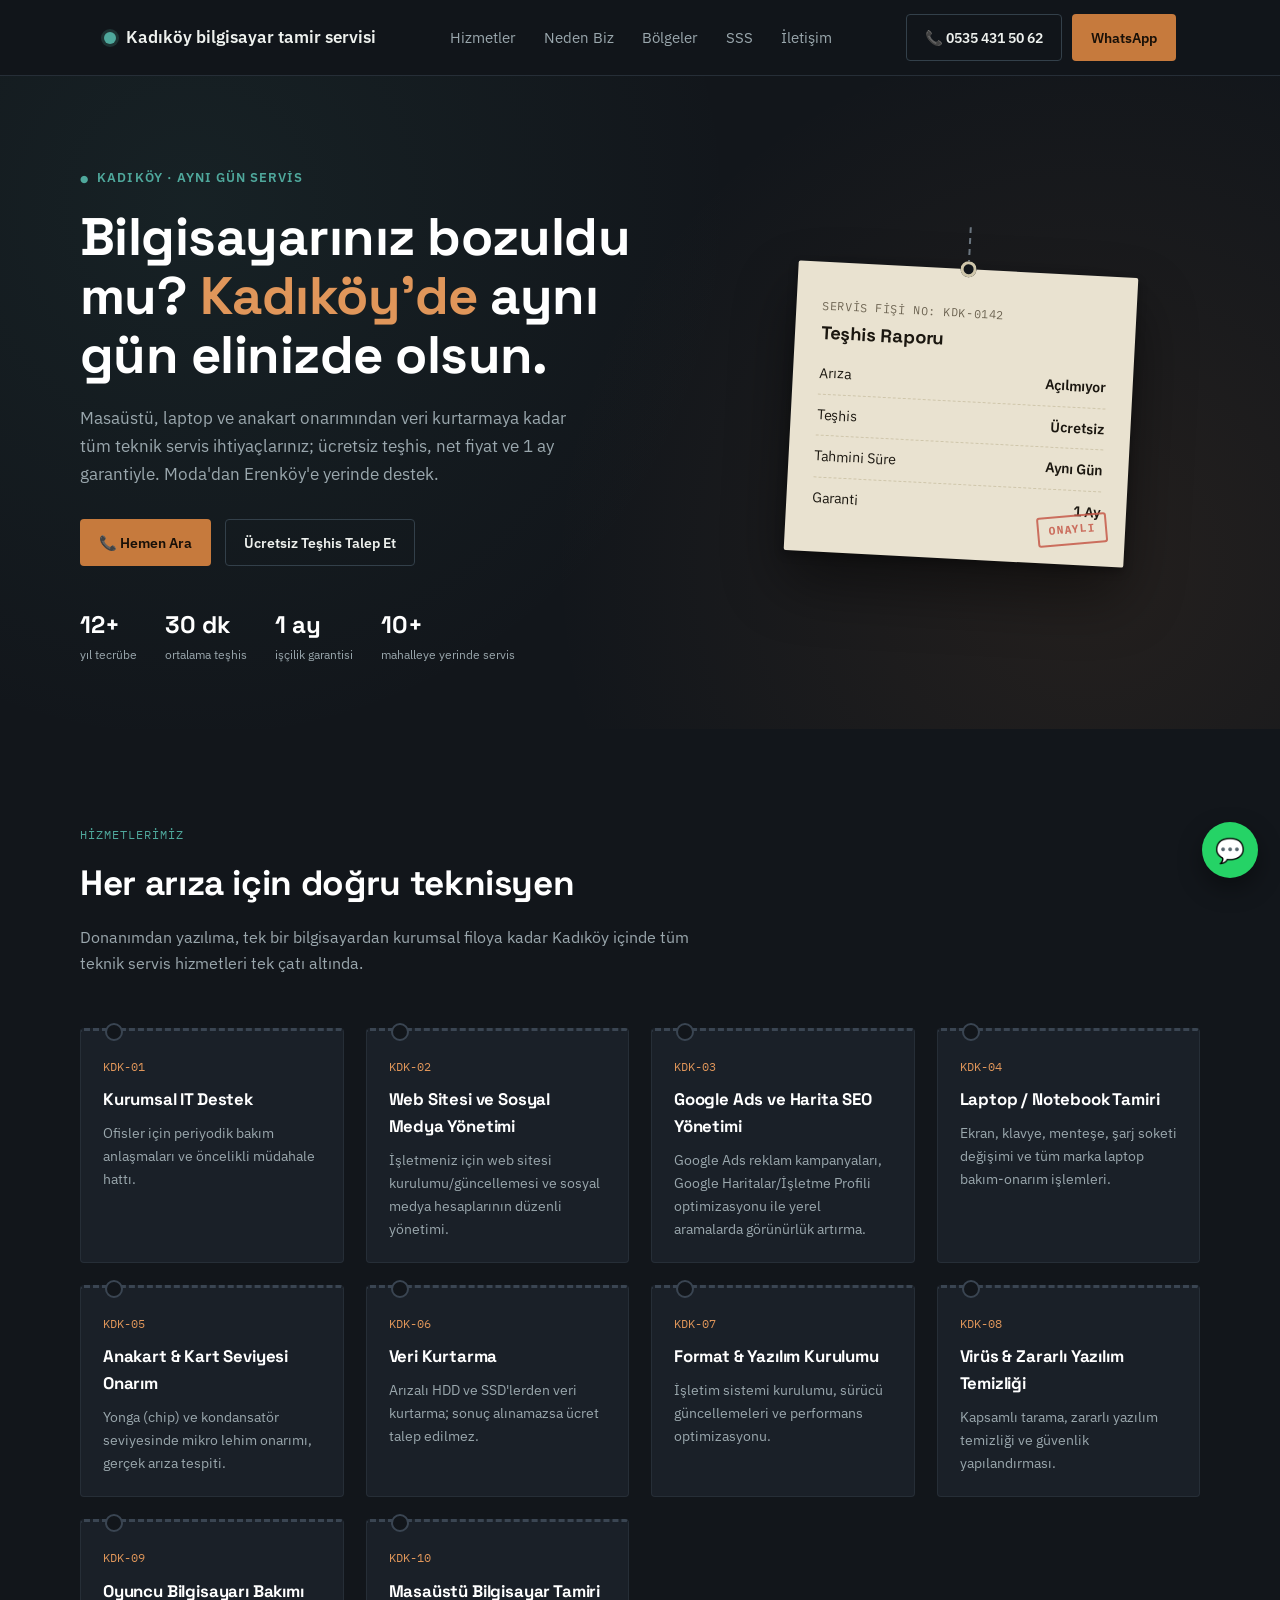
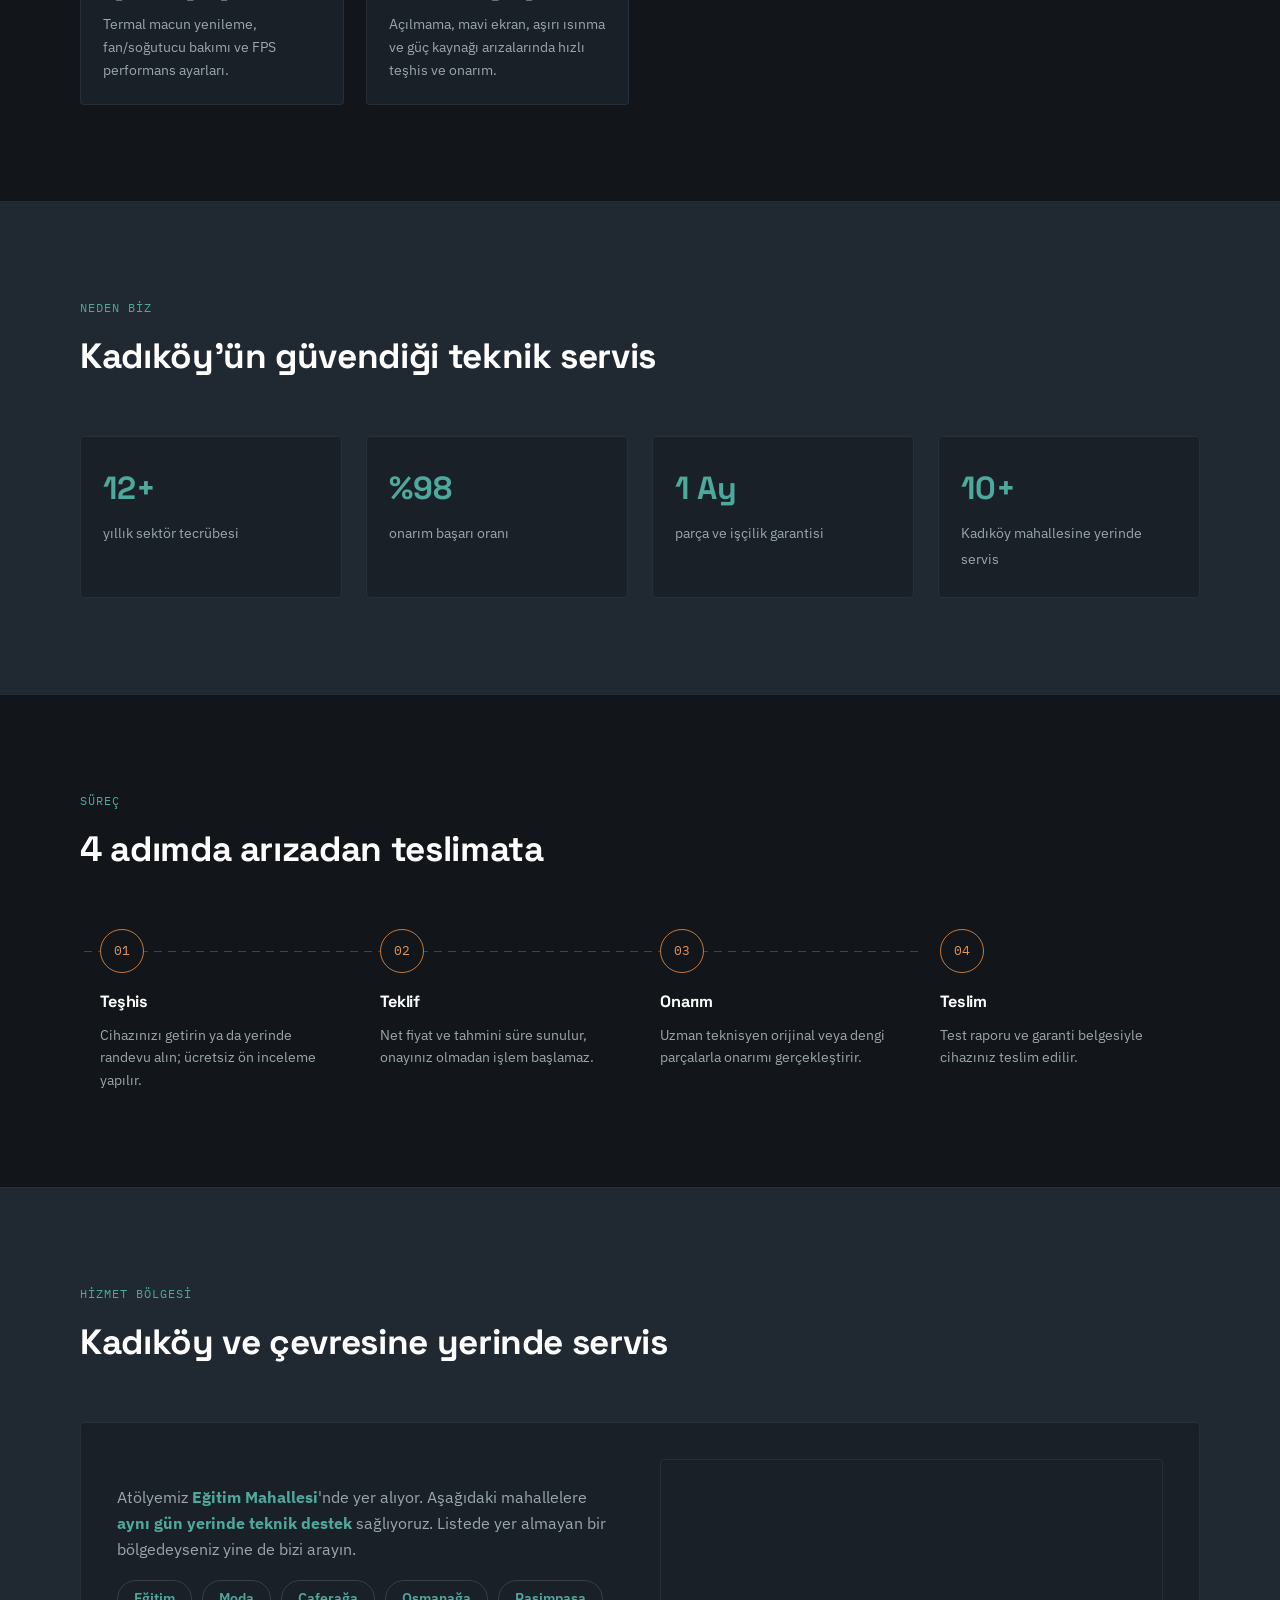
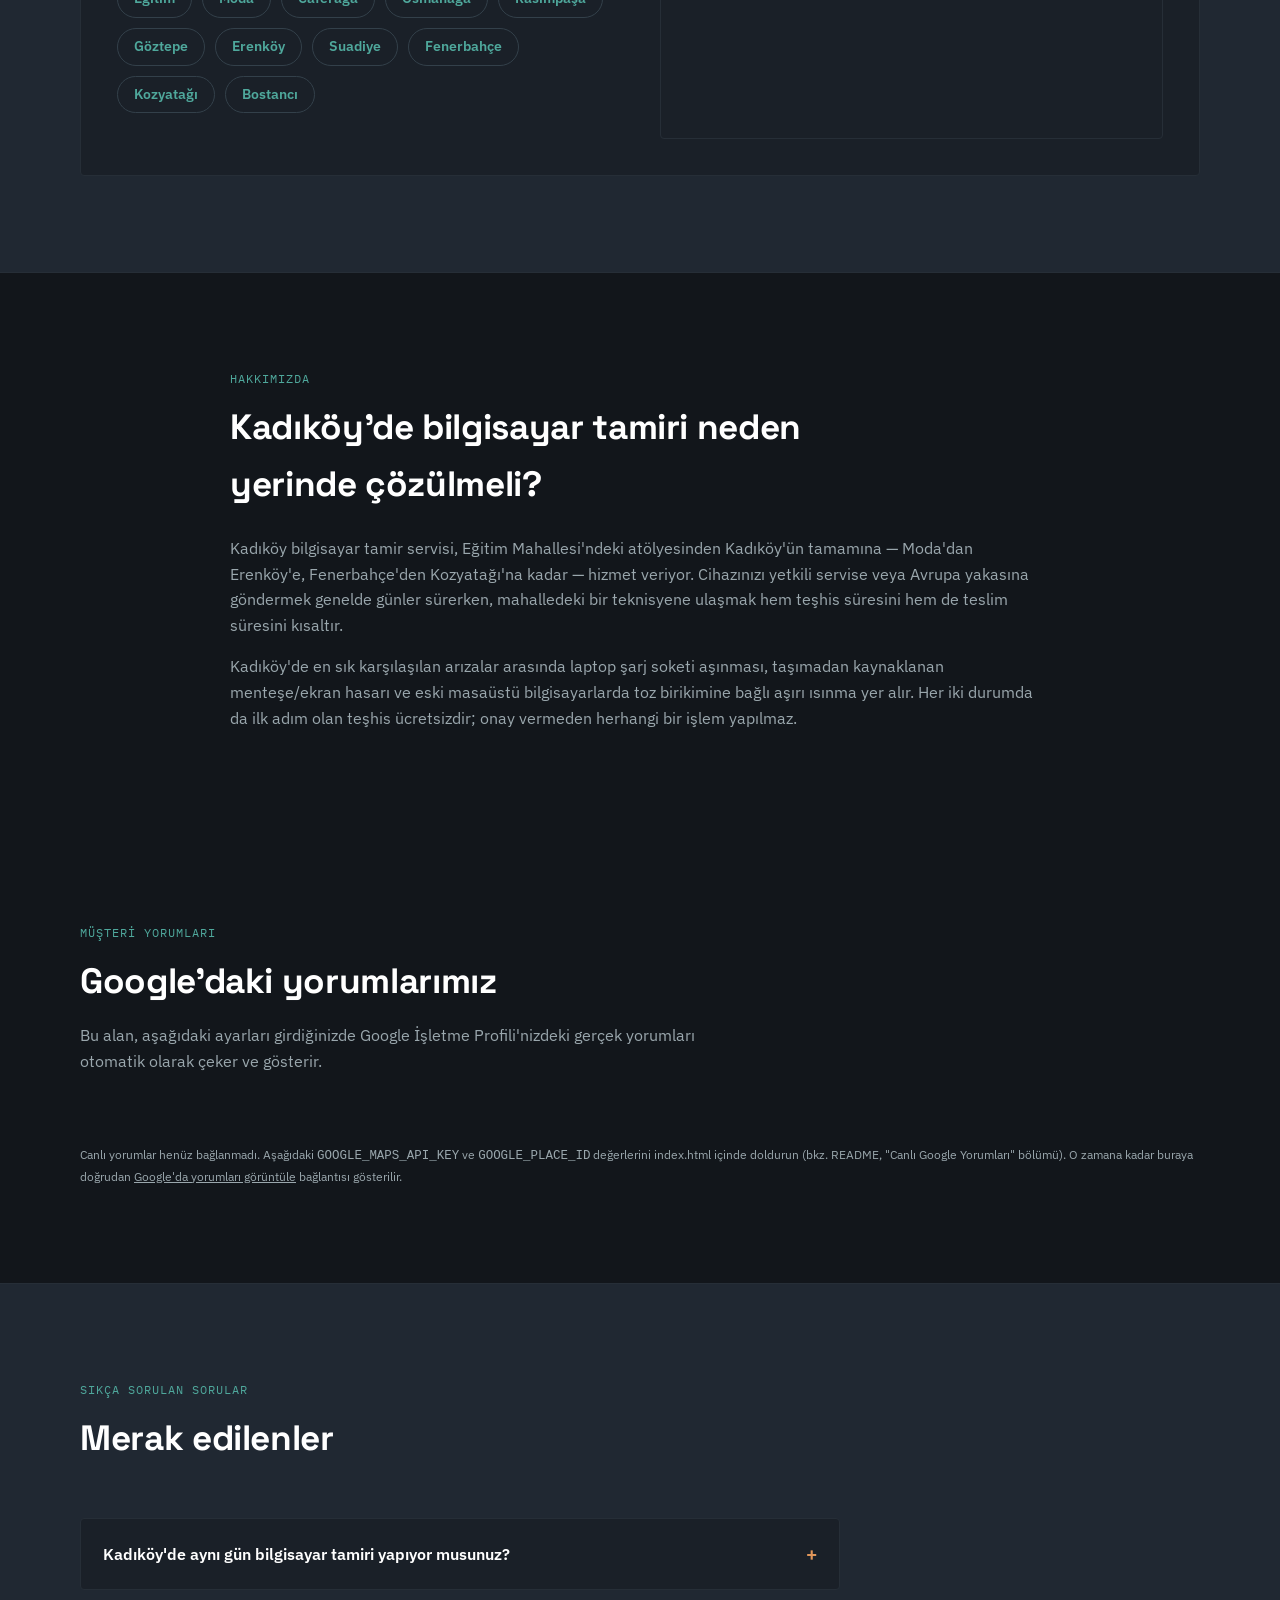
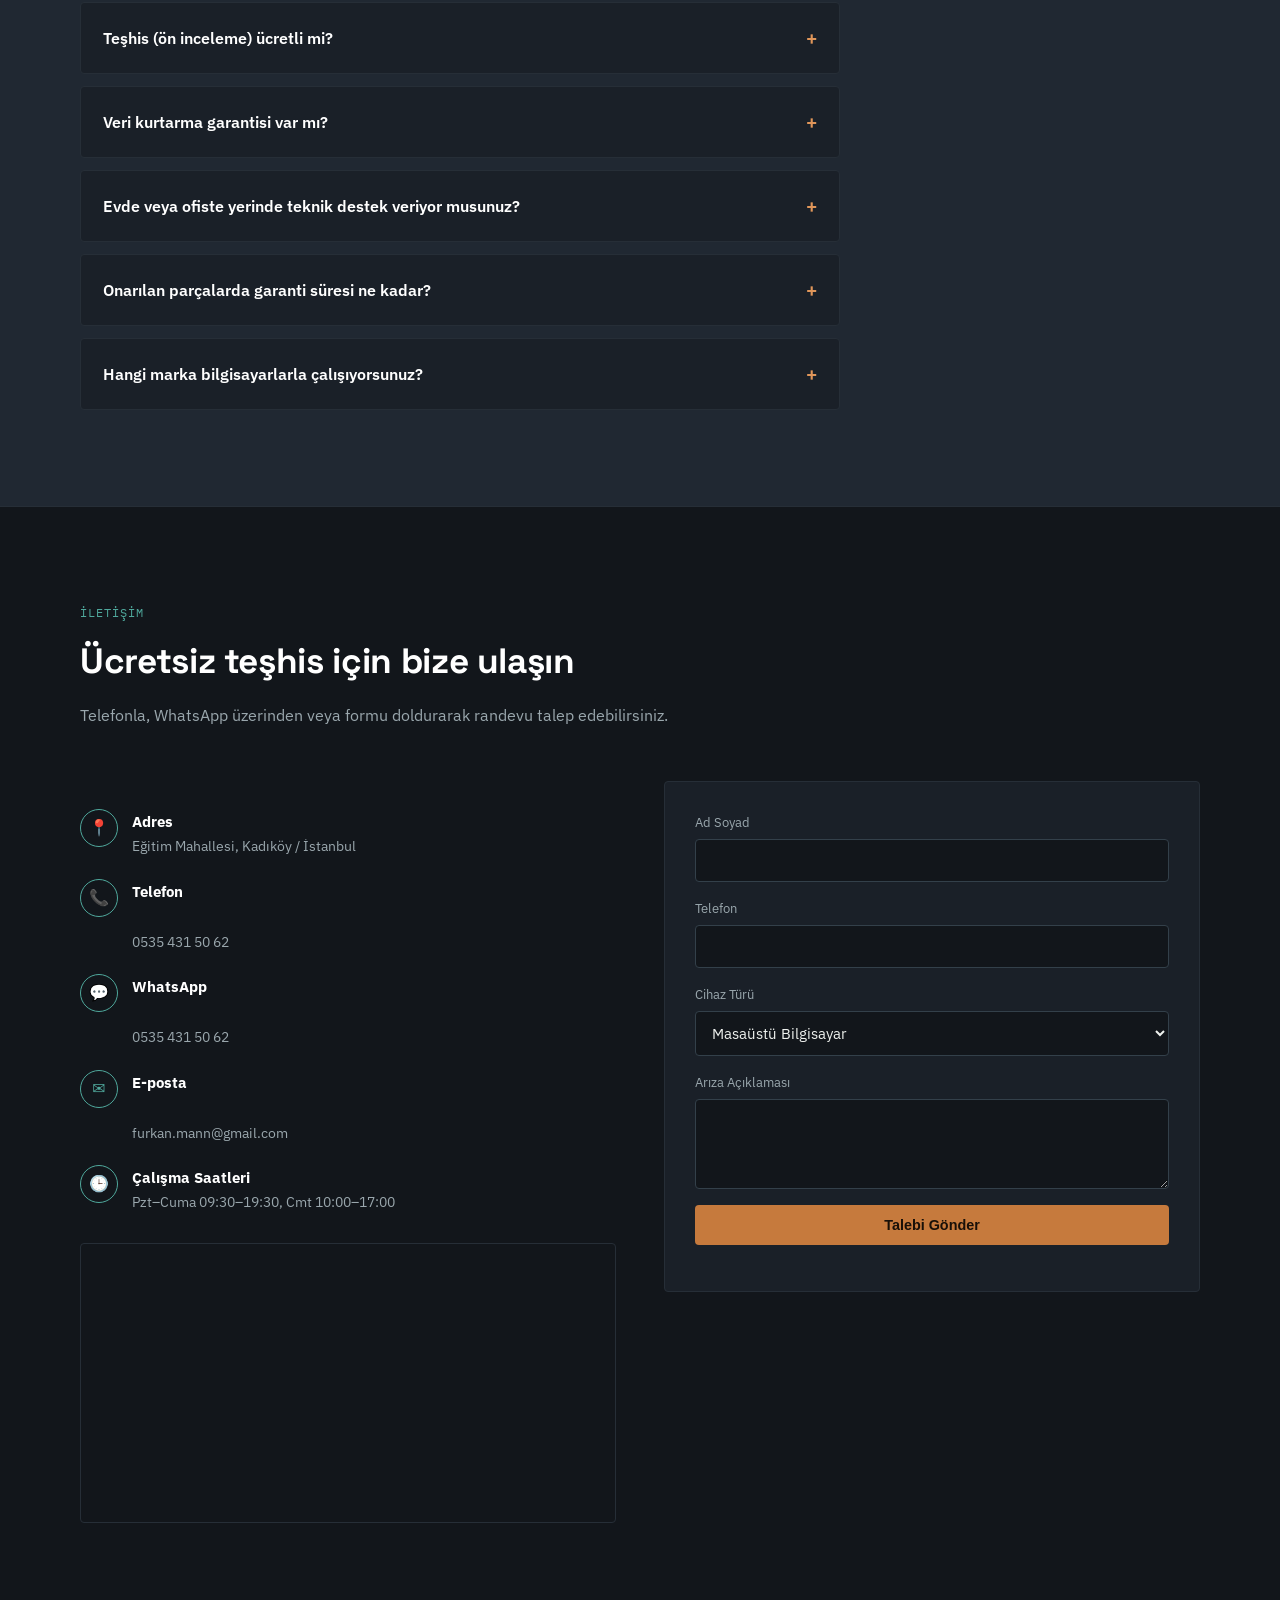
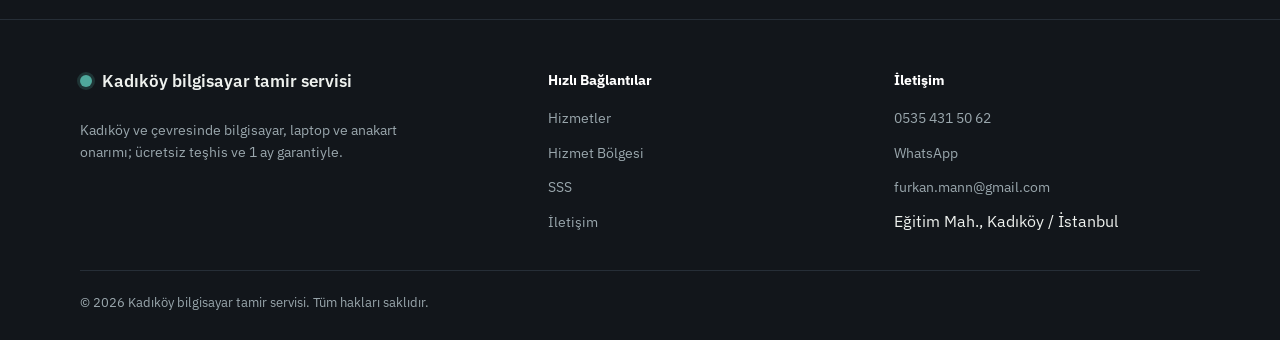
<file: index (27).html>
<!DOCTYPE html>
<html lang="tr">
<head>
<meta charset="UTF-8">
<meta name="viewport" content="width=device-width, initial-scale=1.0">

<!-- ============ TEMEL SEO ============ -->
<title>Kadıköy bilgisayar tamir servisi | Aynı Gün Bilgisayar ve Laptop Tamiri</title>
<meta name="description" content="Kadıköy'de bilgisayar, laptop ve anakart tamiri. Ücretsiz teşhis, aynı gün teslim, 1 ay garanti. Moda, Caferağa, Göztepe, Erenköy'e yerinde servis. Hemen arayın.">
<meta name="keywords" content="Kadıköy bilgisayar tamir servisi, kadıköy bilgisayar tamiri, kadıköy laptop tamiri, kadıköy notebook tamiri, kadıköy veri kurtarma, moda bilgisayar tamircisi, göztepe bilgisayar servisi, kadıköy web sitesi tasarımı, kadıköy sosyal medya yönetimi, google ads yönetimi, harita seo, google işletme profili optimizasyonu">
<meta name="author" content="Kadıköy bilgisayar tamir servisi">
<meta name="robots" content="index, follow, max-image-preview:large">
<link rel="canonical" href="https://bilgisayarservisi.site/">

<!-- Coğrafi / yerel SEO etiketleri -->
<meta name="geo.region" content="TR-34">
<meta name="geo.placename" content="Kadıköy, İstanbul">
<meta name="geo.position" content="40.9827;29.0270">
<meta name="ICBM" content="40.9827, 29.0270">

<!-- ============ SOSYAL PAYLAŞIM (Open Graph / Twitter) ============ -->
<meta property="og:type" content="website">
<meta property="og:title" content="Kadıköy bilgisayar tamir servisi | Aynı Gün Bilgisayar ve Laptop Tamiri">
<meta property="og:description" content="Kadıköy'de bilgisayar, laptop ve anakart tamiri. Ücretsiz teşhis, aynı gün teslim, 1 ay garanti.">
<meta property="og:url" content="https://bilgisayarservisi.site/">
<meta property="og:locale" content="tr_TR">
<meta property="og:image" content="https://bilgisayarservisi.site/assets/og-image.png">
<meta property="og:image:width" content="1200">
<meta property="og:image:height" content="630">
<meta property="og:image:alt" content="Kadıköy bilgisayar tamir servisi — Aynı gün bilgisayar ve laptop tamiri">
<meta name="twitter:image" content="https://bilgisayarservisi.site/assets/og-image.png">
<meta property="og:site_name" content="Kadıköy bilgisayar tamir servisi">
<meta name="twitter:card" content="summary_large_image">
<meta name="twitter:title" content="Kadıköy bilgisayar tamir servisi | Aynı Gün Bilgisayar ve Laptop Tamiri">
<meta name="twitter:description" content="Ücretsiz teşhis, aynı gün teslim, 1 ay garanti. Kadıköy ve çevresine yerinde servis.">

<!-- ============ FAVICON (basit, harici dosya gerektirmeyen inline SVG) ============ -->
<link rel="icon" href="data:image/svg+xml,%3Csvg xmlns='http://www.w3.org/2000/svg' viewBox='0 0 100 100'%3E%3Crect width='100' height='100' rx='20' fill='%2312161b'/%3E%3Ccircle cx='50' cy='42' r='20' fill='none' stroke='%23c67a3d' stroke-width='6'/%3E%3Cline x1='50' y1='62' x2='50' y2='80' stroke='%234fa89c' stroke-width='6'/%3E%3C/svg%3E">

<!-- ============ FONTLAR ============ -->
<link rel="preconnect" href="https://fonts.googleapis.com">
<link rel="preconnect" href="https://fonts.gstatic.com" crossorigin>
<link href="https://fonts.googleapis.com/css2?family=Space+Grotesk:wght@500;600;700&family=IBM+Plex+Sans:wght@400;500;600&family=IBM+Plex+Mono:wght@500;600&display=swap" rel="stylesheet">

<!-- ============ YAPILANDIRILMIŞ VERİ (Schema.org) — SEO + GEO (AI arama motorları) ============ -->
<script type="application/ld+json">
{
  "@context": "https://schema.org",
  "@type": "ElectronicsStore",
  "name": "Kadıköy bilgisayar tamir servisi",
  "alternateName": "Kadıköy Bilgisayar Tamiri",
  "url": "https://bilgisayarservisi.site/",
  "telephone": "+905354315062",
  "email": "furkan.mann@gmail.com",
  "priceRange": "₺₺",
  "image": "https://bilgisayarservisi.site/assets/og-image.png",
  "address": {
    "@type": "PostalAddress",
    "addressLocality": "Kadıköy",
    "addressRegion": "İstanbul",
    "postalCode": "34722",
    "addressCountry": "TR"
  },
  "geo": {
    "@type": "GeoCoordinates",
    "latitude": 40.9827,
    "longitude": 29.0270
  },
  "openingHoursSpecification": [
    {
      "@type": "OpeningHoursSpecification",
      "dayOfWeek": ["Monday","Tuesday","Wednesday","Thursday","Friday"],
      "opens": "09:30",
      "closes": "19:30"
    },
    {
      "@type": "OpeningHoursSpecification",
      "dayOfWeek": ["Saturday"],
      "opens": "10:00",
      "closes": "17:00"
    }
  ],
  "areaServed": [
    {"@type": "Place", "name": "Eğitim"},
    {"@type": "Place", "name": "Moda"},
    {"@type": "Place", "name": "Caferağa"},
    {"@type": "Place", "name": "Osmanağa"},
    {"@type": "Place", "name": "Rasimpaşa"},
    {"@type": "Place", "name": "Göztepe"},
    {"@type": "Place", "name": "Erenköy"},
    {"@type": "Place", "name": "Suadiye"},
    {"@type": "Place", "name": "Fenerbahçe"},
    {"@type": "Place", "name": "Kozyatağı"},
    {"@type": "Place", "name": "Bostancı"}
  ],
  "sameAs": [
    "https://www.instagram.com/KULLANICI_ADI",
    "https://wa.me/905354315062"
  ]
}
</script>

<script type="application/ld+json">
{
  "@context": "https://schema.org",
  "@type": "FAQPage",
  "mainEntity": [
    {
      "@type": "Question",
      "name": "Kadıköy'de aynı gün bilgisayar tamiri yapıyor musunuz?",
      "acceptedAnswer": {
        "@type": "Answer",
        "text": "Evet. Arıza teşhisi genellikle 30 dakika içinde tamamlanır; parça stoktaysa çoğu laptop ve masaüstü onarımı aynı gün içinde teslim edilir. Anakart seviyesi tamir ve parça temini gereken durumlarda süre değişebilir."
      }
    },
    {
      "@type": "Question",
      "name": "Teşhis (ön inceleme) ücretli mi?",
      "acceptedAnswer": {
        "@type": "Answer",
        "text": "İlk teşhis ücretsizdir. Arızayı tespit ettikten sonra net fiyat teklifi sunulur, onay vermeden herhangi bir işlem yapılmaz."
      }
    },
    {
      "@type": "Question",
      "name": "Veri kurtarma garantisi var mı?",
      "acceptedAnswer": {
        "@type": "Answer",
        "text": "Bozuk disk veya SSD üzerinden veri kurtarma başarı oranı arızanın türüne göre değişir. Ön inceleme sonrası kurtarılabilecek veri hakkında net bilgi verilir; veri kurtarılamazsa kurtarma ücreti alınmaz."
      }
    },
    {
      "@type": "Question",
      "name": "Evde veya ofiste yerinde teknik destek veriyor musunuz?",
      "acceptedAnswer": {
        "@type": "Answer",
        "text": "Evet, Kadıköy ve çevresindeki Moda, Göztepe, Erenköy, Suadiye, Fenerbahçe ve Kozyatağı bölgelerine yerinde teknik destek sağlanmaktadır."
      }
    },
    {
      "@type": "Question",
      "name": "Onarılan parçalarda garanti süresi ne kadar?",
      "acceptedAnswer": {
        "@type": "Answer",
        "text": "Değişen parçalar ve yapılan işçilik 1 ay garanti kapsamındadır. Garanti belgesi teslimat sırasında verilir."
      }
    },
    {
      "@type": "Question",
      "name": "Hangi marka bilgisayarlarla çalışıyorsunuz?",
      "acceptedAnswer": {
        "@type": "Answer",
        "text": "Apple (MacBook), Asus, Lenovo, HP, Dell, Casper, Monster, MSI ve Acer dahil olmak üzere hemen hemen tüm marka masaüstü ve laptop modellerine servis verilmektedir."
      }
    }
  ]
}
</script>

<style>
  :root{
    --graphite: #12161b;
    --panel: #1a2028;
    --panel-2: #202832;
    --paper: #e9e2d0;
    --paper-line: #cfc6ab;
    --copper: #c67a3d;
    --copper-bright: #e0965a;
    --teal: #4fa89c;
    --text: #eef1ee;
    --text-muted: #9aa7ad;
    --ink: #1b1710;
    --danger: #c65a4a;
    --radius: 4px;
    --max: 1120px;
  }

  *{box-sizing:border-box; margin:0; padding:0;}
  html{scroll-behavior:smooth;}

  body{
    background:var(--graphite);
    color:var(--text);
    font-family:'IBM Plex Sans', system-ui, sans-serif;
    line-height:1.6;
    -webkit-font-smoothing:antialiased;
  }

  @media (prefers-reduced-motion: reduce){
    html{scroll-behavior:auto;}
    *{animation-duration:0.001ms !important; transition-duration:0.001ms !important;}
  }

  h1,h2,h3,.mono{font-family:'Space Grotesk', sans-serif; letter-spacing:-0.01em;}
  .label, .tag-serial, .stamp, .price{font-family:'IBM Plex Mono', monospace;}

  a{color:inherit;}
  img{max-width:100%; display:block;}
  section{padding:96px 24px;}
  .wrap{max-width:var(--max); margin:0 auto;}

  :focus-visible{outline:3px solid var(--teal); outline-offset:3px;}

  /* ============ NAV ============ */
  header.site-header{
    position:sticky; top:0; z-index:50;
    background:rgba(18,22,27,0.92);
    backdrop-filter:blur(8px);
    border-bottom:1px solid #262e37;
  }
  .nav{
    max-width:var(--max); margin:0 auto;
    display:flex; align-items:center; justify-content:space-between;
    padding:14px 24px;
  }
  .logo{
    display:flex; align-items:center; gap:10px;
    font-size:1.05rem; font-weight:600; color:var(--text);
    text-decoration:none;
  }
  .logo .dot{
    width:12px; height:12px; border-radius:50%;
    background:var(--teal);
    box-shadow:0 0 0 3px rgba(79,168,156,0.2);
    flex-shrink:0;
  }
  .nav-links{display:flex; gap:28px; list-style:none;}
  .nav-links li{list-style:none;}
  .nav-links a{
    font-size:0.92rem; color:var(--text-muted); text-decoration:none;
    transition:color .15s ease;
  }
  .nav-links a:hover{color:var(--copper-bright);}
  .mobile-cta-item{display:none;}
  .nav-cta{
    display:flex; gap:10px; align-items:center;
  }
  .btn{
    display:inline-flex; align-items:center; gap:8px;
    padding:11px 18px; border-radius:var(--radius);
    font-size:0.9rem; font-weight:600; text-decoration:none;
    border:1px solid transparent; cursor:pointer;
    transition:transform .15s ease, box-shadow .15s ease, background .15s ease;
    white-space:nowrap;
  }
  .btn:hover{transform:translateY(-1px);}
  .btn-primary{background:var(--copper); color:#181008;}
  .btn-primary:hover{background:var(--copper-bright); box-shadow:0 6px 18px rgba(198,122,61,0.35);}
  .btn-ghost{border-color:#33404a; color:var(--text);}
  .btn-ghost:hover{border-color:var(--teal); color:var(--teal);}
  .btn-block{width:100%; justify-content:center;}

  .nav-toggle{display:none; background:none; border:1px solid #33404a; border-radius:var(--radius); color:var(--text); width:40px; height:40px; font-size:1.2rem;}

  /* ============ HERO ============ */
  .hero{
    padding:88px 24px 64px;
    position:relative;
    overflow:hidden;
    background:
      radial-gradient(circle at 15% 20%, rgba(79,168,156,0.08), transparent 45%),
      radial-gradient(circle at 85% 75%, rgba(198,122,61,0.10), transparent 45%);
  }
  .hero-grid{
    max-width:var(--max); margin:0 auto;
    display:grid; grid-template-columns:1.1fr 0.9fr; gap:56px; align-items:center;
  }
  .eyebrow{
    display:inline-flex; align-items:center; gap:8px;
    color:var(--teal); font-size:0.8rem; letter-spacing:0.08em; text-transform:uppercase;
    margin-bottom:18px; font-weight:600;
  }
  .eyebrow::before{content:"●"; font-size:0.6rem;}
  h1{font-size:clamp(2.1rem, 4.2vw, 3.3rem); line-height:1.12; font-weight:700; color:#fff; margin-bottom:20px;}
  h1 .accent{color:var(--copper-bright);}
  .hero p.lead{color:var(--text-muted); font-size:1.08rem; max-width:520px; margin-bottom:32px;}
  .hero-actions{display:flex; gap:14px; flex-wrap:wrap; margin-bottom:40px;}
  .trust-row{display:flex; gap:28px; flex-wrap:wrap;}
  .trust-item{display:flex; flex-direction:column;}
  .trust-item strong{font-family:'Space Grotesk'; font-size:1.5rem; color:#fff;}
  .trust-item span{font-size:0.78rem; color:var(--text-muted);}

  /* Signature element: hanging repair ticket */
  .ticket-stub{
    position:relative;
    justify-self:center;
    background:var(--paper);
    color:var(--ink);
    width:min(340px, 100%);
    padding:30px 26px 34px;
    border-radius:2px;
    transform:rotate(3deg);
    box-shadow:0 30px 60px rgba(0,0,0,0.45), 0 4px 10px rgba(0,0,0,0.3);
  }
  .ticket-stub::before{
    content:"";
    position:absolute; left:50%; top:-42px; transform:translateX(-50%);
    width:2px; height:44px;
    background:repeating-linear-gradient(180deg, #6b7680 0 6px, transparent 6px 11px);
  }
  .ticket-hole{
    position:absolute; left:50%; top:-8px; transform:translateX(-50%);
    width:16px; height:16px; border-radius:50%;
    background:var(--graphite);
    box-shadow:inset 0 0 0 3px var(--paper-line);
  }
  .ticket-stub .tag-serial{font-size:0.72rem; letter-spacing:0.05em; color:#6b6250; margin-bottom:14px;}
  .ticket-stub h3{font-size:1.15rem; margin-bottom:6px; color:var(--ink);}
  .ticket-stub .ticket-row{
    display:flex; justify-content:space-between; padding:9px 0; border-bottom:1px dashed var(--paper-line);
    font-size:0.88rem;
  }
  .ticket-stub .ticket-row:last-of-type{border-bottom:none;}
  .ticket-stub .ticket-row span:last-child{font-weight:600;}
  .stamp{
    position:absolute; right:18px; bottom:20px;
    border:2px solid var(--danger); color:var(--danger);
    padding:4px 10px; border-radius:3px;
    font-size:0.7rem; font-weight:700; letter-spacing:0.06em;
    transform:rotate(-8deg);
    opacity:0.85;
  }

  /* ============ SECTION HEADERS ============ */
  .section-head{max-width:640px; margin-bottom:52px;}
  .section-head .label{color:var(--teal); font-size:0.78rem; letter-spacing:0.08em; text-transform:uppercase; display:block; margin-bottom:10px;}
  .section-head h2{font-size:clamp(1.6rem, 3vw, 2.2rem); color:#fff; margin-bottom:14px;}
  .section-head p{color:var(--text-muted);}

  /* ============ SERVICES — repair tag cards ============ */
  .services-grid{
    display:grid; grid-template-columns:repeat(auto-fit, minmax(250px, 1fr)); gap:22px;
  }
  .service-tag{
    position:relative;
    background:var(--panel);
    border:1px solid #262e37;
    border-top:3px dashed #3a4552;
    border-radius:var(--radius);
    padding:26px 22px 22px;
    transition:transform .18s ease, border-color .18s ease;
  }
  .service-tag:hover{transform:translateY(-4px) rotate(-0.4deg); border-top-color:var(--copper);}
  .service-tag::before{
    content:"";
    position:absolute; top:-8px; left:24px;
    width:14px; height:14px; border-radius:50%;
    background:var(--graphite); border:2px solid #3a4552;
  }
  .service-tag .tag-serial{color:var(--copper-bright); font-size:0.75rem; margin-bottom:10px; display:block;}
  .service-tag h3{font-size:1.05rem; color:#fff; margin-bottom:8px;}
  .service-tag p{color:var(--text-muted); font-size:0.9rem;}

  /* ============ WHY US / STATS ============ */
  .why-grid{display:grid; grid-template-columns:repeat(4, 1fr); gap:24px;}
  .why-card{
    background:var(--panel); border:1px solid #262e37; border-radius:var(--radius);
    padding:26px 22px; text-align:left;
  }
  .why-card strong{font-family:'Space Grotesk'; font-size:2rem; color:var(--teal); display:block; margin-bottom:6px;}
  .why-card span{color:var(--text-muted); font-size:0.88rem;}

  /* ============ PROCESS ============ */
  .process-row{
    display:grid; grid-template-columns:repeat(4, 1fr); gap:0;
    position:relative;
  }
  .process-step{
    padding:0 20px; position:relative;
  }
  .process-step:not(:last-child)::after{
    content:"";
    position:absolute; top:22px; right:-4px; width:100%; height:1px;
    background:repeating-linear-gradient(90deg, #3a4552 0 8px, transparent 8px 14px);
  }
  .process-num{
    font-family:'IBM Plex Mono'; font-size:0.8rem; color:var(--copper-bright);
    width:44px; height:44px; border:1px solid var(--copper); border-radius:50%;
    display:flex; align-items:center; justify-content:center; margin-bottom:16px;
    background:var(--graphite); position:relative; z-index:1;
  }
  .process-step h3{font-size:1.02rem; color:#fff; margin-bottom:8px;}
  .process-step p{color:var(--text-muted); font-size:0.88rem;}

  /* ============ AREAS SERVED ============ */
  .areas-panel{
    background:var(--panel); border:1px solid #262e37; border-radius:var(--radius);
    padding:36px; display:grid; grid-template-columns:1fr 1fr; gap:40px; align-items:center;
  }
  .area-chip-list{display:flex; flex-wrap:wrap; gap:10px;}
  .area-chip{
    border:1px solid #33404a; border-radius:99px; padding:7px 16px;
    font-size:0.85rem; color:var(--text-muted);
  }
  .area-chip strong{color:var(--teal); font-weight:600;}

  /* ============ TESTIMONIALS ============ */
  .testi-grid{display:grid; grid-template-columns:repeat(3, 1fr); gap:22px;}
  .testi-card{
    background:var(--panel); border:1px solid #262e37; border-radius:var(--radius);
    padding:26px; display:flex; flex-direction:column; gap:14px;
  }
  .stars{color:var(--copper-bright); letter-spacing:2px; font-size:0.95rem;}
  .testi-card p.quote{color:var(--text); font-size:0.94rem;}
  .testi-who{display:flex; justify-content:space-between; font-size:0.82rem; color:var(--text-muted); border-top:1px solid #262e37; padding-top:12px;}

  /* ============ FAQ ============ */
  .faq-list{display:flex; flex-direction:column; gap:12px; max-width:760px;}
  .faq-item{background:var(--panel); border:1px solid #262e37; border-radius:var(--radius); overflow:hidden;}
  .faq-q{
    width:100%; text-align:left; background:none; border:none; color:#fff;
    padding:20px 22px; font-size:1rem; font-weight:600; cursor:pointer;
    display:flex; justify-content:space-between; align-items:center; gap:16px;
    font-family:'IBM Plex Sans';
  }
  .faq-q .plus{font-family:'IBM Plex Mono'; color:var(--copper-bright); font-size:1.2rem; transition:transform .2s ease; flex-shrink:0;}
  .faq-item[data-open="true"] .faq-q .plus{transform:rotate(45deg);}
  .faq-a{max-height:0; overflow:hidden; transition:max-height .25s ease;}
  .faq-a p{padding:0 22px 20px; color:var(--text-muted); font-size:0.92rem;}

  /* ============ CONTACT ============ */
  .contact-grid{display:grid; grid-template-columns:1fr 1fr; gap:48px; align-items:start;}
  .contact-info-list{display:flex; flex-direction:column; gap:20px; margin:28px 0;}
  .contact-info-item{display:flex; gap:14px;}
  .contact-icon{
    width:38px; height:38px; border-radius:50%; border:1px solid var(--teal); color:var(--teal);
    display:flex; align-items:center; justify-content:center; flex-shrink:0; font-size:1rem;
  }
  .contact-info-item strong{display:block; color:#fff; font-size:0.95rem;}
  .contact-info-item span, .contact-info-item a{color:var(--text-muted); font-size:0.9rem; text-decoration:none;}
  .map-frame{
    border:1px solid #262e37; border-radius:var(--radius); overflow:hidden; height:280px;
  }
  .map-frame iframe{width:100%; height:100%; border:0; filter:grayscale(0.3) invert(0.92) contrast(0.9);}

  form.contact-form{
    background:var(--panel); border:1px solid #262e37; border-radius:var(--radius); padding:30px;
    display:flex; flex-direction:column; gap:16px;
  }
  .form-row{display:flex; flex-direction:column; gap:6px;}
  .form-row label{font-size:0.82rem; color:var(--text-muted);}
  .form-row input, .form-row select, .form-row textarea{
    background:var(--graphite); border:1px solid #33404a; border-radius:var(--radius);
    padding:11px 12px; color:var(--text); font-family:inherit; font-size:0.92rem;
  }
  .form-row textarea{resize:vertical; min-height:90px;}
  .form-note{font-size:0.78rem; color:var(--text-muted);}

  /* ============ FOOTER ============ */
  footer{border-top:1px solid #262e37; padding:48px 24px 28px;}
  .footer-grid{display:grid; grid-template-columns:1.4fr 1fr 1fr; gap:40px; margin-bottom:36px;}
  .footer-grid h4{color:#fff; font-size:0.9rem; margin-bottom:14px;}
  .footer-grid ul{list-style:none; display:flex; flex-direction:column; gap:9px;}
  .footer-grid ul a{color:var(--text-muted); text-decoration:none; font-size:0.88rem;}
  .footer-grid ul a:hover{color:var(--teal);}
  .footer-bottom{
    display:flex; justify-content:space-between; align-items:center; flex-wrap:wrap; gap:12px;
    border-top:1px solid #262e37; padding-top:22px; font-size:0.8rem; color:var(--text-muted);
  }

  /* ============ FLOATING WHATSAPP ============ */
  .float-wa{
    position:fixed; bottom:22px; right:22px; z-index:60;
    width:56px; height:56px; border-radius:50%;
    background:#25D366; color:#0b1a10;
    display:flex; align-items:center; justify-content:center;
    box-shadow:0 10px 24px rgba(0,0,0,0.4);
    text-decoration:none; font-size:1.5rem;
  }

  /* ============ RESPONSIVE ============ */
  @media (max-width: 900px){
    .hero-grid{grid-template-columns:1fr;}
    .ticket-stub{margin-top:24px;}
    .why-grid{grid-template-columns:repeat(2,1fr);}
    .process-row{grid-template-columns:1fr; gap:32px;}
    .process-step::after{display:none;}
    .areas-panel{grid-template-columns:1fr;}
    .testi-grid{grid-template-columns:1fr;}
    .contact-grid{grid-template-columns:1fr;}
    .footer-grid{grid-template-columns:1fr; gap:26px;}
  }
  @media (max-width: 700px){
    .nav-links{display:none;}
    .nav-toggle{display:block;}
    .nav-cta{display:none;}
    .mobile-cta-item{display:block; margin-top:6px;}
    section{padding:64px 20px;}
  }
</style>
</head>
<body>

<!-- ============ HEADER ============ -->
<header class="site-header">
  <nav class="nav">
    <a href="#anasayfa" class="logo"><span class="dot"></span> Kadıköy bilgisayar tamir servisi</a>
    <ul class="nav-links">
      <li><a href="#hizmetler">Hizmetler</a></li>
      <li><a href="#neden-biz">Neden Biz</a></li>
      <li><a href="#bolgeler">Bölgeler</a></li>
      <li><a href="#sss">SSS</a></li>
      <li><a href="#iletisim">İletişim</a></li>
      <li class="mobile-cta-item"><a href="tel:+905354315062" class="btn btn-ghost btn-block">📞 0535 431 50 62</a></li>
      <li class="mobile-cta-item"><a href="https://wa.me/905354315062" class="btn btn-primary btn-block">WhatsApp</a></li>
    </ul>
    <div class="nav-cta">
      <a href="tel:+905354315062" class="btn btn-ghost">📞 0535 431 50 62</a>
      <a href="https://wa.me/905354315062" class="btn btn-primary">WhatsApp</a>
    </div>
    <button class="nav-toggle" id="navToggle" aria-label="Menüyü aç">☰</button>
  </nav>
</header>

<!-- ============ HERO ============ -->
<section class="hero" id="anasayfa">
  <div class="hero-grid">
    <div>
      <span class="eyebrow">Kadıköy · Aynı Gün Servis</span>
      <h1>Bilgisayarınız bozuldu mu? <span class="accent">Kadıköy'de</span> aynı gün elinizde olsun.</h1>
      <p class="lead">Masaüstü, laptop ve anakart onarımından veri kurtarmaya kadar tüm teknik servis ihtiyaçlarınız; ücretsiz teşhis, net fiyat ve 1 ay garantiyle. Moda'dan Erenköy'e yerinde destek.</p>
      <div class="hero-actions">
        <a href="tel:+905354315062" class="btn btn-primary">📞 Hemen Ara</a>
        <a href="#iletisim" class="btn btn-ghost">Ücretsiz Teşhis Talep Et</a>
      </div>
      <div class="trust-row">
        <div class="trust-item"><strong>12+</strong><span>yıl tecrübe</span></div>
        <div class="trust-item"><strong>30 dk</strong><span>ortalama teşhis</span></div>
        <div class="trust-item"><strong>1 ay</strong><span>işçilik garantisi</span></div>
        <div class="trust-item"><strong>10+</strong><span>mahalleye yerinde servis</span></div>
      </div>
    </div>

    <div class="ticket-stub">
      <div class="ticket-hole"></div>
      <span class="tag-serial">SERVİS FİŞİ NO: KDK-0142</span>
      <h3>Teşhis Raporu</h3>
      <div class="ticket-row"><span>Arıza</span><span>Açılmıyor</span></div>
      <div class="ticket-row"><span>Teşhis</span><span>Ücretsiz</span></div>
      <div class="ticket-row"><span>Tahmini Süre</span><span>Aynı Gün</span></div>
      <div class="ticket-row"><span>Garanti</span><span>1 Ay</span></div>
      <span class="stamp">ONAYLI</span>
    </div>
  </div>
</section>

<!-- ============ SERVICES ============ -->
<section id="hizmetler">
  <div class="wrap">
    <div class="section-head">
      <span class="label">Hizmetlerimiz</span>
      <h2>Her arıza için doğru teknisyen</h2>
      <p>Donanımdan yazılıma, tek bir bilgisayardan kurumsal filoya kadar Kadıköy içinde tüm teknik servis hizmetleri tek çatı altında.</p>
    </div>
    <div class="services-grid">
      <article class="service-tag">
        <span class="tag-serial">KDK-01</span>
        <h3>Kurumsal IT Destek</h3>
        <p>Ofisler için periyodik bakım anlaşmaları ve öncelikli müdahale hattı.</p>
      </article>
      <article class="service-tag">
        <span class="tag-serial">KDK-02</span>
        <h3>Web Sitesi ve Sosyal Medya Yönetimi</h3>
        <p>İşletmeniz için web sitesi kurulumu/güncellemesi ve sosyal medya hesaplarının düzenli yönetimi.</p>
      </article>
      <article class="service-tag">
        <span class="tag-serial">KDK-03</span>
        <h3>Google Ads ve Harita SEO Yönetimi</h3>
        <p>Google Ads reklam kampanyaları, Google Haritalar/İşletme Profili optimizasyonu ile yerel aramalarda görünürlük artırma.</p>
      </article>
      <article class="service-tag">
        <span class="tag-serial">KDK-04</span>
        <h3>Laptop / Notebook Tamiri</h3>
        <p>Ekran, klavye, menteşe, şarj soketi değişimi ve tüm marka laptop bakım-onarım işlemleri.</p>
      </article>
      <article class="service-tag">
        <span class="tag-serial">KDK-05</span>
        <h3>Anakart & Kart Seviyesi Onarım</h3>
        <p>Yonga (chip) ve kondansatör seviyesinde mikro lehim onarımı, gerçek arıza tespiti.</p>
      </article>
      <article class="service-tag">
        <span class="tag-serial">KDK-06</span>
        <h3>Veri Kurtarma</h3>
        <p>Arızalı HDD ve SSD'lerden veri kurtarma; sonuç alınamazsa ücret talep edilmez.</p>
      </article>
      <article class="service-tag">
        <span class="tag-serial">KDK-07</span>
        <h3>Format & Yazılım Kurulumu</h3>
        <p>İşletim sistemi kurulumu, sürücü güncellemeleri ve performans optimizasyonu.</p>
      </article>
      <article class="service-tag">
        <span class="tag-serial">KDK-08</span>
        <h3>Virüs & Zararlı Yazılım Temizliği</h3>
        <p>Kapsamlı tarama, zararlı yazılım temizliği ve güvenlik yapılandırması.</p>
      </article>
      <article class="service-tag">
        <span class="tag-serial">KDK-09</span>
        <h3>Oyuncu Bilgisayarı Bakımı</h3>
        <p>Termal macun yenileme, fan/soğutucu bakımı ve FPS performans ayarları.</p>
      </article>
      <article class="service-tag">
        <span class="tag-serial">KDK-10</span>
        <h3>Masaüstü Bilgisayar Tamiri</h3>
        <p>Açılmama, mavi ekran, aşırı ısınma ve güç kaynağı arızalarında hızlı teşhis ve onarım.</p>
      </article>
    </div>
  </div>
</section>

<!-- ============ WHY US ============ -->
<section id="neden-biz" style="background:var(--panel-2); border-top:1px solid #262e37; border-bottom:1px solid #262e37;">
  <div class="wrap">
    <div class="section-head">
      <span class="label">Neden Biz</span>
      <h2>Kadıköy'ün güvendiği teknik servis</h2>
    </div>
    <div class="why-grid">
      <div class="why-card"><strong>12+</strong><span>yıllık sektör tecrübesi</span></div>
      <div class="why-card"><strong>%98</strong><span>onarım başarı oranı</span></div>
      <div class="why-card"><strong>1 Ay</strong><span>parça ve işçilik garantisi</span></div>
      <div class="why-card"><strong>10+</strong><span>Kadıköy mahallesine yerinde servis</span></div>
    </div>
  </div>
</section>

<!-- ============ PROCESS ============ -->
<section>
  <div class="wrap">
    <div class="section-head">
      <span class="label">Süreç</span>
      <h2>4 adımda arızadan teslimata</h2>
    </div>
    <div class="process-row">
      <div class="process-step">
        <div class="process-num">01</div>
        <h3>Teşhis</h3>
        <p>Cihazınızı getirin ya da yerinde randevu alın; ücretsiz ön inceleme yapılır.</p>
      </div>
      <div class="process-step">
        <div class="process-num">02</div>
        <h3>Teklif</h3>
        <p>Net fiyat ve tahmini süre sunulur, onayınız olmadan işlem başlamaz.</p>
      </div>
      <div class="process-step">
        <div class="process-num">03</div>
        <h3>Onarım</h3>
        <p>Uzman teknisyen orijinal veya dengi parçalarla onarımı gerçekleştirir.</p>
      </div>
      <div class="process-step">
        <div class="process-num">04</div>
        <h3>Teslim</h3>
        <p>Test raporu ve garanti belgesiyle cihazınız teslim edilir.</p>
      </div>
    </div>
  </div>
</section>

<!-- ============ AREAS SERVED ============ -->
<section id="bolgeler" style="background:var(--panel-2); border-top:1px solid #262e37; border-bottom:1px solid #262e37;">
  <div class="wrap">
    <div class="section-head">
      <span class="label">Hizmet Bölgesi</span>
      <h2>Kadıköy ve çevresine yerinde servis</h2>
    </div>
    <div class="areas-panel">
      <div>
        <p style="color:var(--text-muted); margin-bottom:18px;">Atölyemiz <strong style="color:var(--teal);">Eğitim Mahallesi</strong>'nde yer alıyor. Aşağıdaki mahallelere <strong style="color:var(--teal);">aynı gün yerinde teknik destek</strong> sağlıyoruz. Listede yer almayan bir bölgedeyseniz yine de bizi arayın.</p>
        <div class="area-chip-list">
          <span class="area-chip"><strong>Eğitim</strong></span>
          <span class="area-chip"><strong>Moda</strong></span>
          <span class="area-chip"><strong>Caferağa</strong></span>
          <span class="area-chip"><strong>Osmanağa</strong></span>
          <span class="area-chip"><strong>Rasimpaşa</strong></span>
          <span class="area-chip"><strong>Göztepe</strong></span>
          <span class="area-chip"><strong>Erenköy</strong></span>
          <span class="area-chip"><strong>Suadiye</strong></span>
          <span class="area-chip"><strong>Fenerbahçe</strong></span>
          <span class="area-chip"><strong>Kozyatağı</strong></span>
          <span class="area-chip"><strong>Bostancı</strong></span>
        </div>
      </div>
      <div class="map-frame">
        <iframe title="Kadıköy konum haritası" loading="lazy" src="https://www.google.com/maps?q=E%C4%9Fitim%20Mahallesi%2C%20Kad%C4%B1k%C3%B6y%2C%20%C4%B0stanbul&output=embed"></iframe>
      </div>
    </div>
  </div>
</section>

<!-- ============ HAKKIMIZDA / TOPICAL İÇERİK ============ -->
<section aria-labelledby="hakkimizda-baslik">
  <div class="wrap" style="max-width:820px;">
    <div class="section-head" style="margin-bottom:24px;">
      <span class="label">Hakkımızda</span>
      <h2 id="hakkimizda-baslik">Kadıköy'de bilgisayar tamiri neden yerinde çözülmeli?</h2>
    </div>
    <p style="color:var(--text-muted); margin-bottom:16px;">Kadıköy bilgisayar tamir servisi, Eğitim Mahallesi'ndeki atölyesinden Kadıköy'ün tamamına — Moda'dan Erenköy'e, Fenerbahçe'den Kozyatağı'na kadar — hizmet veriyor. Cihazınızı yetkili servise veya Avrupa yakasına göndermek genelde günler sürerken, mahalledeki bir teknisyene ulaşmak hem teşhis süresini hem de teslim süresini kısaltır.</p>
    <p style="color:var(--text-muted);">Kadıköy'de en sık karşılaşılan arızalar arasında laptop şarj soketi aşınması, taşımadan kaynaklanan menteşe/ekran hasarı ve eski masaüstü bilgisayarlarda toz birikimine bağlı aşırı ısınma yer alır. Her iki durumda da ilk adım olan teşhis ücretsizdir; onay vermeden herhangi bir işlem yapılmaz.</p>
  </div>
</section>

<!-- ============ GOOGLE REVIEWS (canlı / otomatik) ============ -->
<section id="yorumlar">
  <div class="wrap">
    <div class="section-head">
      <span class="label">Müşteri Yorumları</span>
      <h2 id="reviewsHeading">Google'daki yorumlarımız</h2>
      <p>Bu alan, aşağıdaki ayarları girdiğinizde Google İşletme Profili'nizdeki gerçek yorumları otomatik olarak çeker ve gösterir.</p>
    </div>

    <div id="googleReviews" class="testi-grid">
      <!-- JS ile doldurulur -->
    </div>

    <p id="reviewsFallback" class="form-note" style="margin-top:18px; display:none;">
      Canlı yorumlar henüz bağlanmadı. Aşağıdaki <code>GOOGLE_MAPS_API_KEY</code> ve <code>GOOGLE_PLACE_ID</code> değerlerini index.html içinde doldurun (bkz. README, "Canlı Google Yorumları" bölümü).
      O zamana kadar buraya doğrudan
      <a href="https://search.google.com/local/writereview?placeid=GOOGLE_PLACE_ID" target="_blank" rel="noopener">Google'da yorumları görüntüle</a> bağlantısı gösterilir.
    </p>
  </div>
</section>

<script>
  // ============ CANLI GOOGLE YORUMLARI ============
  // 1) Google Cloud Console'dan bir API anahtarı oluşturun (Places API'yi etkinleştirin).
  // 2) API anahtarını GitHub Pages alan adınıza (HTTP referrer) kısıtlayın.
  // 3) İşletmenizin Place ID'sini şuradan bulun: https://developers.google.com/maps/documentation/places/web-service/place-id
  // Detaylı adımlar README.md içinde "Canlı Google Yorumları" bölümündedir.
  const GOOGLE_MAPS_API_KEY = "BURAYA_API_ANAHTARINIZI_YAZIN";
  const GOOGLE_PLACE_ID = "BURAYA_PLACE_ID_YAZIN";

  function renderReviews(reviews, rating, total, url){
    const grid = document.getElementById('googleReviews');
    const heading = document.getElementById('reviewsHeading');
    if(rating && total){
      heading.textContent = `Google'da ${rating}/5 (${total} yorum)`;
    }
    grid.innerHTML = reviews.slice(0,6).map(r => `
      <div class="testi-card">
        <span class="stars">${'★'.repeat(Math.round(r.rating))}${'☆'.repeat(5-Math.round(r.rating))}</span>
        <p class="quote">"${(r.text || '').slice(0,220)}${(r.text||'').length>220 ? '…' : ''}"</p>
        <div class="testi-who"><span>${r.author_name || 'Google Kullanıcısı'}</span><span>${r.relative_time_description || ''}</span></div>
      </div>
    `).join('') + `
      <div class="testi-card" style="align-items:center; justify-content:center; text-align:center;">
        <span style="color:var(--text-muted); font-size:0.9rem;">Tüm yorumları görmek için</span>
        <a href="${url}" target="_blank" rel="noopener" class="btn btn-ghost" style="align-self:center;">Google'da Görüntüle</a>
      </div>`;
  }

  function loadGoogleReviews(){
    const fallback = document.getElementById('reviewsFallback');
    if(!GOOGLE_MAPS_API_KEY || GOOGLE_MAPS_API_KEY.includes('BURAYA') || !GOOGLE_PLACE_ID || GOOGLE_PLACE_ID.includes('BURAYA')){
      fallback.style.display = 'block';
      return;
    }
    const script = document.createElement('script');
    script.src = `https://maps.googleapis.com/maps/api/js?key=${GOOGLE_MAPS_API_KEY}&libraries=places&callback=initGooglePlaces`;
    script.async = true;
    window.initGooglePlaces = function(){
      const service = new google.maps.places.PlacesService(document.createElement('div'));
      service.getDetails({ placeId: GOOGLE_PLACE_ID, fields: ['reviews','rating','user_ratings_total','url'] }, (place, status) => {
        if(status === google.maps.places.PlacesServiceStatus.OK && place && place.reviews && place.reviews.length){
          renderReviews(place.reviews, place.rating, place.user_ratings_total, place.url);
        } else {
          fallback.style.display = 'block';
        }
      });
    };
    script.onerror = () => { fallback.style.display = 'block'; };
    document.head.appendChild(script);
  }

  loadGoogleReviews();
</script>

<!-- ============ FAQ ============ -->
<section id="sss" style="background:var(--panel-2); border-top:1px solid #262e37; border-bottom:1px solid #262e37;">
  <div class="wrap">
    <div class="section-head">
      <span class="label">Sıkça Sorulan Sorular</span>
      <h2>Merak edilenler</h2>
    </div>
    <div class="faq-list" id="faqList">
      <div class="faq-item" data-open="false">
        <button class="faq-q">Kadıköy'de aynı gün bilgisayar tamiri yapıyor musunuz? <span class="plus">+</span></button>
        <div class="faq-a"><p>Evet. Arıza teşhisi genellikle 30 dakika içinde tamamlanır; parça stoktaysa çoğu laptop ve masaüstü onarımı aynı gün içinde teslim edilir. Anakart seviyesi tamir ve parça temini gereken durumlarda süre değişebilir.</p></div>
      </div>
      <div class="faq-item" data-open="false">
        <button class="faq-q">Teşhis (ön inceleme) ücretli mi? <span class="plus">+</span></button>
        <div class="faq-a"><p>İlk teşhis ücretsizdir. Arızayı tespit ettikten sonra net fiyat teklifi sunulur, onay vermeden herhangi bir işlem yapılmaz.</p></div>
      </div>
      <div class="faq-item" data-open="false">
        <button class="faq-q">Veri kurtarma garantisi var mı? <span class="plus">+</span></button>
        <div class="faq-a"><p>Bozuk disk veya SSD üzerinden veri kurtarma başarı oranı arızanın türüne göre değişir. Ön inceleme sonrası kurtarılabilecek veri hakkında net bilgi verilir; veri kurtarılamazsa kurtarma ücreti alınmaz.</p></div>
      </div>
      <div class="faq-item" data-open="false">
        <button class="faq-q">Evde veya ofiste yerinde teknik destek veriyor musunuz? <span class="plus">+</span></button>
        <div class="faq-a"><p>Evet, Kadıköy ve çevresindeki Moda, Göztepe, Erenköy, Suadiye, Fenerbahçe ve Kozyatağı bölgelerine yerinde teknik destek sağlanmaktadır.</p></div>
      </div>
      <div class="faq-item" data-open="false">
        <button class="faq-q">Onarılan parçalarda garanti süresi ne kadar? <span class="plus">+</span></button>
        <div class="faq-a"><p>Değişen parçalar ve yapılan işçilik 1 ay garanti kapsamındadır. Garanti belgesi teslimat sırasında verilir.</p></div>
      </div>
      <div class="faq-item" data-open="false">
        <button class="faq-q">Hangi marka bilgisayarlarla çalışıyorsunuz? <span class="plus">+</span></button>
        <div class="faq-a"><p>Apple (MacBook), Asus, Lenovo, HP, Dell, Casper, Monster, MSI ve Acer dahil olmak üzere hemen hemen tüm marka masaüstü ve laptop modellerine servis verilmektedir.</p></div>
      </div>
    </div>
  </div>
</section>

<!-- ============ CONTACT ============ -->
<section id="iletisim">
  <div class="wrap">
    <div class="section-head">
      <span class="label">İletişim</span>
      <h2>Ücretsiz teşhis için bize ulaşın</h2>
      <p>Telefonla, WhatsApp üzerinden veya formu doldurarak randevu talep edebilirsiniz.</p>
    </div>
    <div class="contact-grid">
      <div>
        <div class="contact-info-list">
          <div class="contact-info-item">
            <div class="contact-icon">📍</div>
            <div>
              <strong>Adres</strong>
              <span>Eğitim Mahallesi, Kadıköy / İstanbul</span>
            </div>
          </div>
          <div class="contact-info-item">
            <div class="contact-icon">📞</div>
            <div><strong>Telefon</strong><br><a href="tel:+905354315062">0535 431 50 62</a></div>
          </div>
          <div class="contact-info-item">
            <div class="contact-icon">💬</div>
            <div><strong>WhatsApp</strong><br><a href="https://wa.me/905354315062">0535 431 50 62</a></div>
          </div>
          <div class="contact-info-item">
            <div class="contact-icon">✉️</div>
            <div><strong>E-posta</strong><br><a href="mailto:furkan.mann@gmail.com">furkan.mann@gmail.com</a></div>
          </div>
          <div class="contact-info-item">
            <div class="contact-icon">🕒</div>
            <div><strong>Çalışma Saatleri</strong><span>Pzt–Cuma 09:30–19:30, Cmt 10:00–17:00</span></div>
          </div>
        </div>
        <div class="map-frame">
          <iframe title="Kadıköy bilgisayar tamir servisi konumu" loading="lazy" src="https://www.google.com/maps?q=E%C4%9Fitim%20Mahallesi%2C%20Kad%C4%B1k%C3%B6y%2C%20%C4%B0stanbul&output=embed"></iframe>
        </div>
      </div>

      <form class="contact-form" id="contactForm">
        <div class="form-row">
          <label for="ad">Ad Soyad</label>
          <input type="text" id="ad" name="Ad Soyad" required>
        </div>
        <div class="form-row">
          <label for="tel">Telefon</label>
          <input type="tel" id="tel" name="Telefon" required>
        </div>
        <div class="form-row">
          <label for="cihaz">Cihaz Türü</label>
          <select id="cihaz" name="Cihaz Türü">
            <option>Masaüstü Bilgisayar</option>
            <option>Laptop / Notebook</option>
            <option>Diğer</option>
          </select>
        </div>
        <div class="form-row">
          <label for="mesaj">Arıza Açıklaması</label>
          <textarea id="mesaj" name="Arıza Açıklaması" required></textarea>
        </div>
        <input type="hidden" name="_subject" value="Yeni Servis Talebi - Kadıköy bilgisayar tamir servisi">
        <input type="hidden" name="_captcha" value="false">
        <input type="hidden" name="_template" value="table">
        <button type="submit" class="btn btn-primary btn-block" id="contactSubmitBtn">Talebi Gönder</button>
        <p id="contactFormStatus" class="form-note" role="status" aria-live="polite"></p>
      </form>
    </div>
  </div>
</section>

<!-- ============ FOOTER ============ -->
<footer>
  <div class="wrap">
    <div class="footer-grid">
      <div>
        <a href="#anasayfa" class="logo" style="margin-bottom:14px; display:inline-flex;"><span class="dot"></span> Kadıköy bilgisayar tamir servisi</a>
        <p style="color:var(--text-muted); font-size:0.88rem; max-width:320px; margin-top:10px;">Kadıköy ve çevresinde bilgisayar, laptop ve anakart onarımı; ücretsiz teşhis ve 1 ay garantiyle.</p>
      </div>
      <div>
        <h4>Hızlı Bağlantılar</h4>
        <ul>
          <li><a href="#hizmetler">Hizmetler</a></li>
          <li><a href="#bolgeler">Hizmet Bölgesi</a></li>
          <li><a href="#sss">SSS</a></li>
          <li><a href="#iletisim">İletişim</a></li>
        </ul>
      </div>
      <div>
        <h4>İletişim</h4>
        <ul>
          <li><a href="tel:+905354315062">0535 431 50 62</a></li>
          <li><a href="https://wa.me/905354315062">WhatsApp</a></li>
          <li><a href="mailto:furkan.mann@gmail.com">furkan.mann@gmail.com</a></li>
          <li><span>Eğitim Mah., Kadıköy / İstanbul</span></li>
        </ul>
      </div>
    </div>
    <div class="footer-bottom">
      <span>© <span id="year"></span> Kadıköy bilgisayar tamir servisi. Tüm hakları saklıdır.</span>
    </div>
  </div>
</footer>

<a href="https://wa.me/905354315062" class="float-wa" aria-label="WhatsApp ile yaz">💬</a>

<script>
  document.getElementById('year').textContent = new Date().getFullYear();

  // Mobile nav toggle
  const navToggle = document.getElementById('navToggle');
  const navLinks = document.querySelector('.nav-links');
  navToggle.addEventListener('click', () => {
    const open = navLinks.style.display === 'flex';
    navLinks.style.display = open ? 'none' : 'flex';
    navLinks.style.cssText += 'flex-direction:column; position:absolute; top:64px; left:0; right:0; background:#12161b; padding:20px 24px; border-bottom:1px solid #262e37;';
  });

  // FAQ accordion
  document.querySelectorAll('.faq-item').forEach(item => {
    const btn = item.querySelector('.faq-q');
    const answer = item.querySelector('.faq-a');
    btn.addEventListener('click', () => {
      const isOpen = item.getAttribute('data-open') === 'true';
      document.querySelectorAll('.faq-item').forEach(i => {
        i.setAttribute('data-open', 'false');
        i.querySelector('.faq-a').style.maxHeight = null;
      });
      if(!isOpen){
        item.setAttribute('data-open', 'true');
        answer.style.maxHeight = answer.scrollHeight + 'px';
      }
    });
  });

  // Servis formu — AJAX ile gönderim (sayfa yenilenmeden, anlık geri bildirimle)
  const CONTACT_EMAIL = "furkan.mann@gmail.com";
  const contactForm = document.getElementById('contactForm');
  const contactStatus = document.getElementById('contactFormStatus');
  const contactBtn = document.getElementById('contactSubmitBtn');

  contactForm.addEventListener('submit', async (e) => {
    e.preventDefault();
    contactBtn.disabled = true;
    contactBtn.textContent = 'Gönderiliyor…';
    contactStatus.textContent = '';
    contactStatus.style.color = '';

    const formData = new FormData(contactForm);
    const payload = Object.fromEntries(formData.entries());

    try {
      const response = await fetch(`https://formsubmit.co/ajax/${CONTACT_EMAIL}`, {
        method: 'POST',
        headers: { 'Content-Type': 'application/json', 'Accept': 'application/json' },
        body: JSON.stringify(payload)
      });

      if(response.ok){
        contactStatus.style.color = 'var(--teal)';
        contactStatus.textContent = 'Talebiniz alındı, en kısa sürede size dönüş yapacağız.';
        contactForm.reset();
      } else {
        throw new Error('FormSubmit hata kodu döndürdü: ' + response.status);
      }
    } catch (err) {
      contactStatus.style.color = 'var(--danger)';
      contactStatus.innerHTML = 'Talep gönderilemedi. Lütfen doğrudan <a href="tel:+905354315062" style="color:var(--danger); text-decoration:underline;">0535 431 50 62</a> numaralı telefondan ya da <a href="https://wa.me/905354315062" style="color:var(--danger); text-decoration:underline;">WhatsApp</a>\'tan ulaşın.';
    } finally {
      contactBtn.disabled = false;
      contactBtn.textContent = 'Talebi Gönder';
    }
  });
</script>

</body>
</html>
</file>
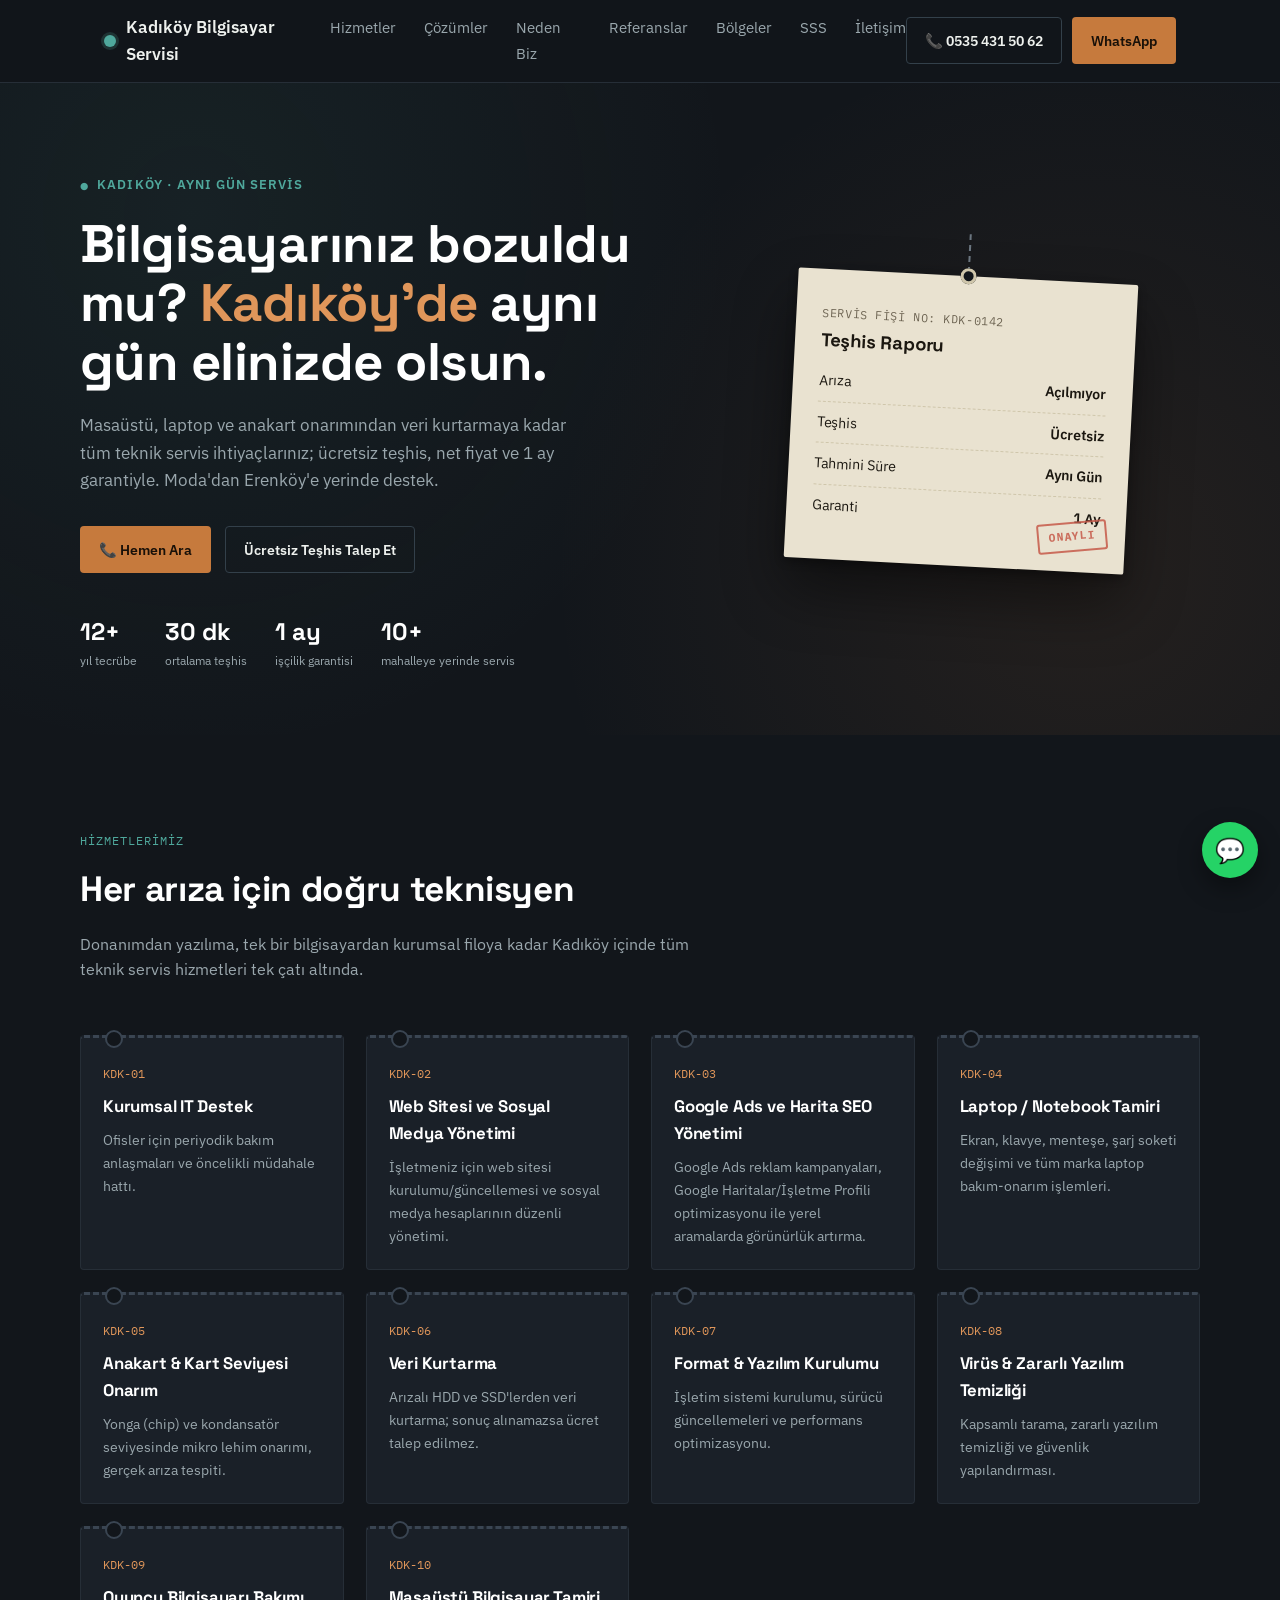
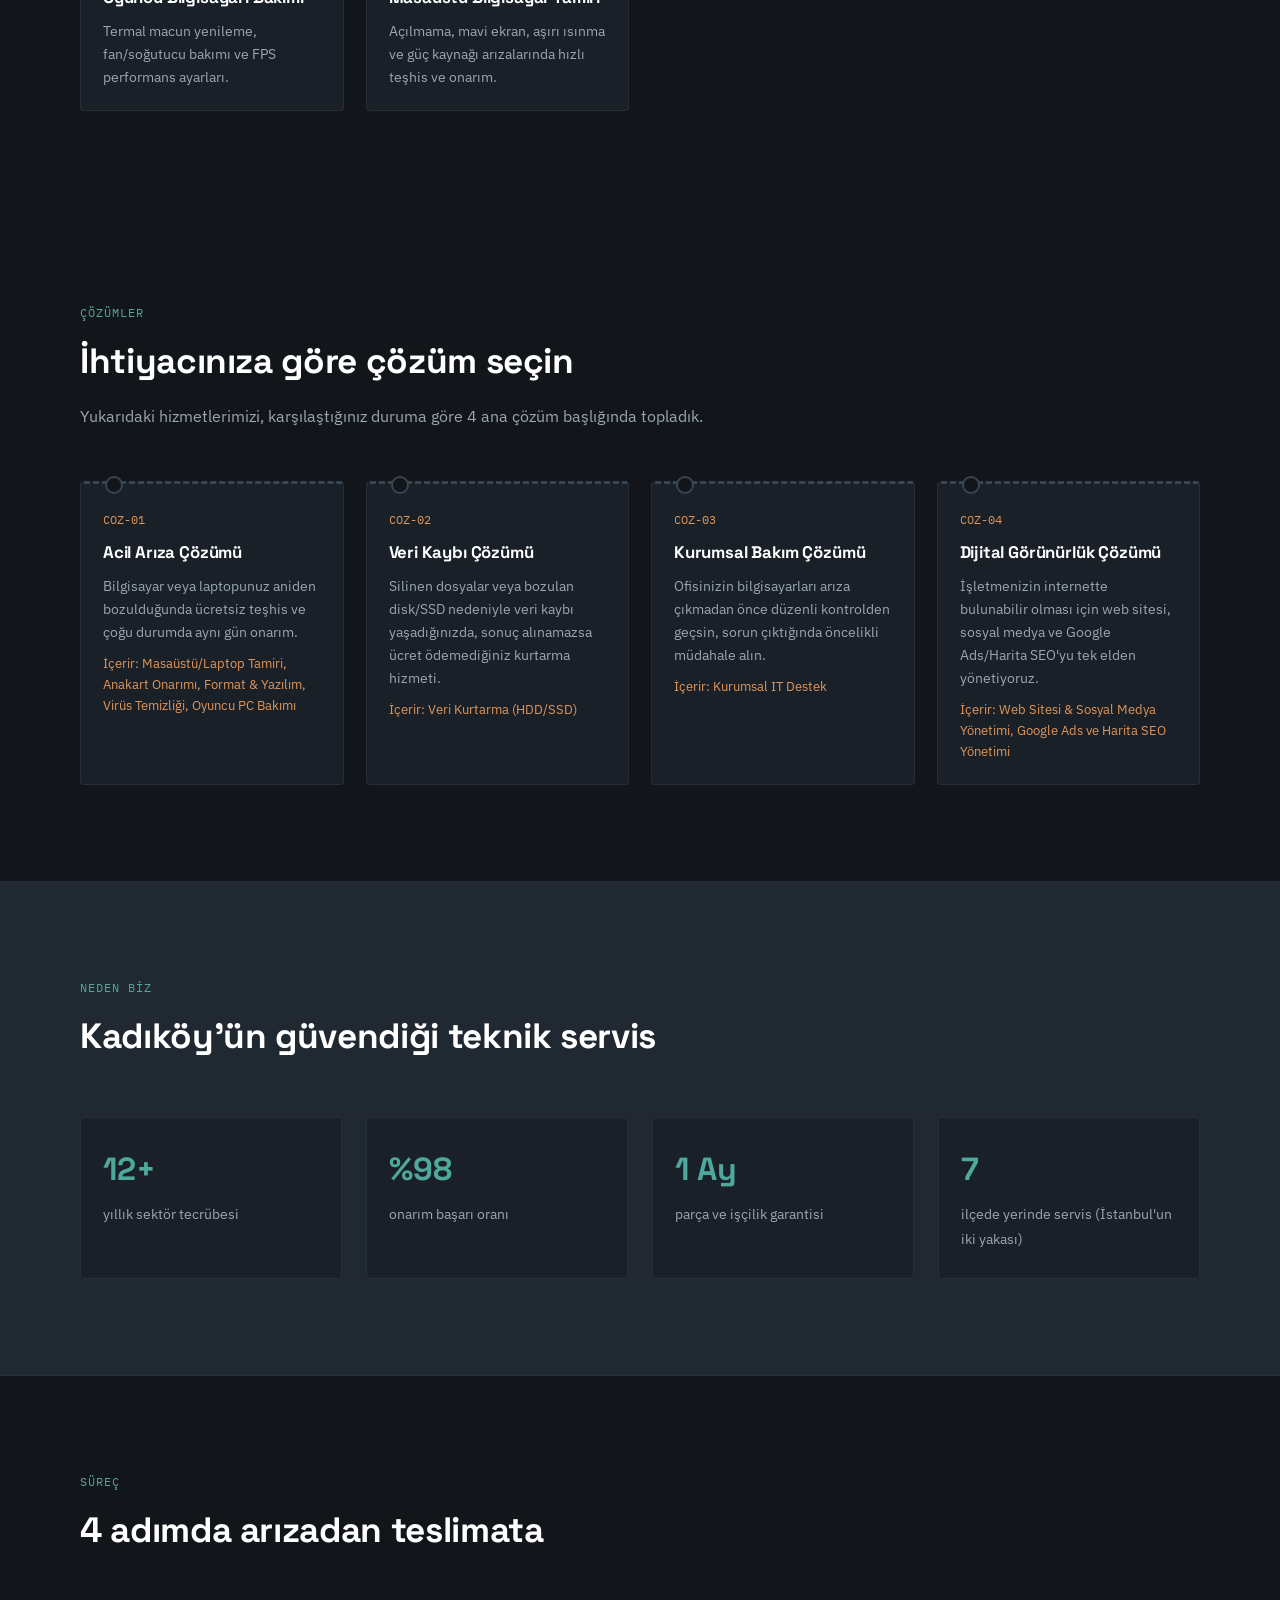
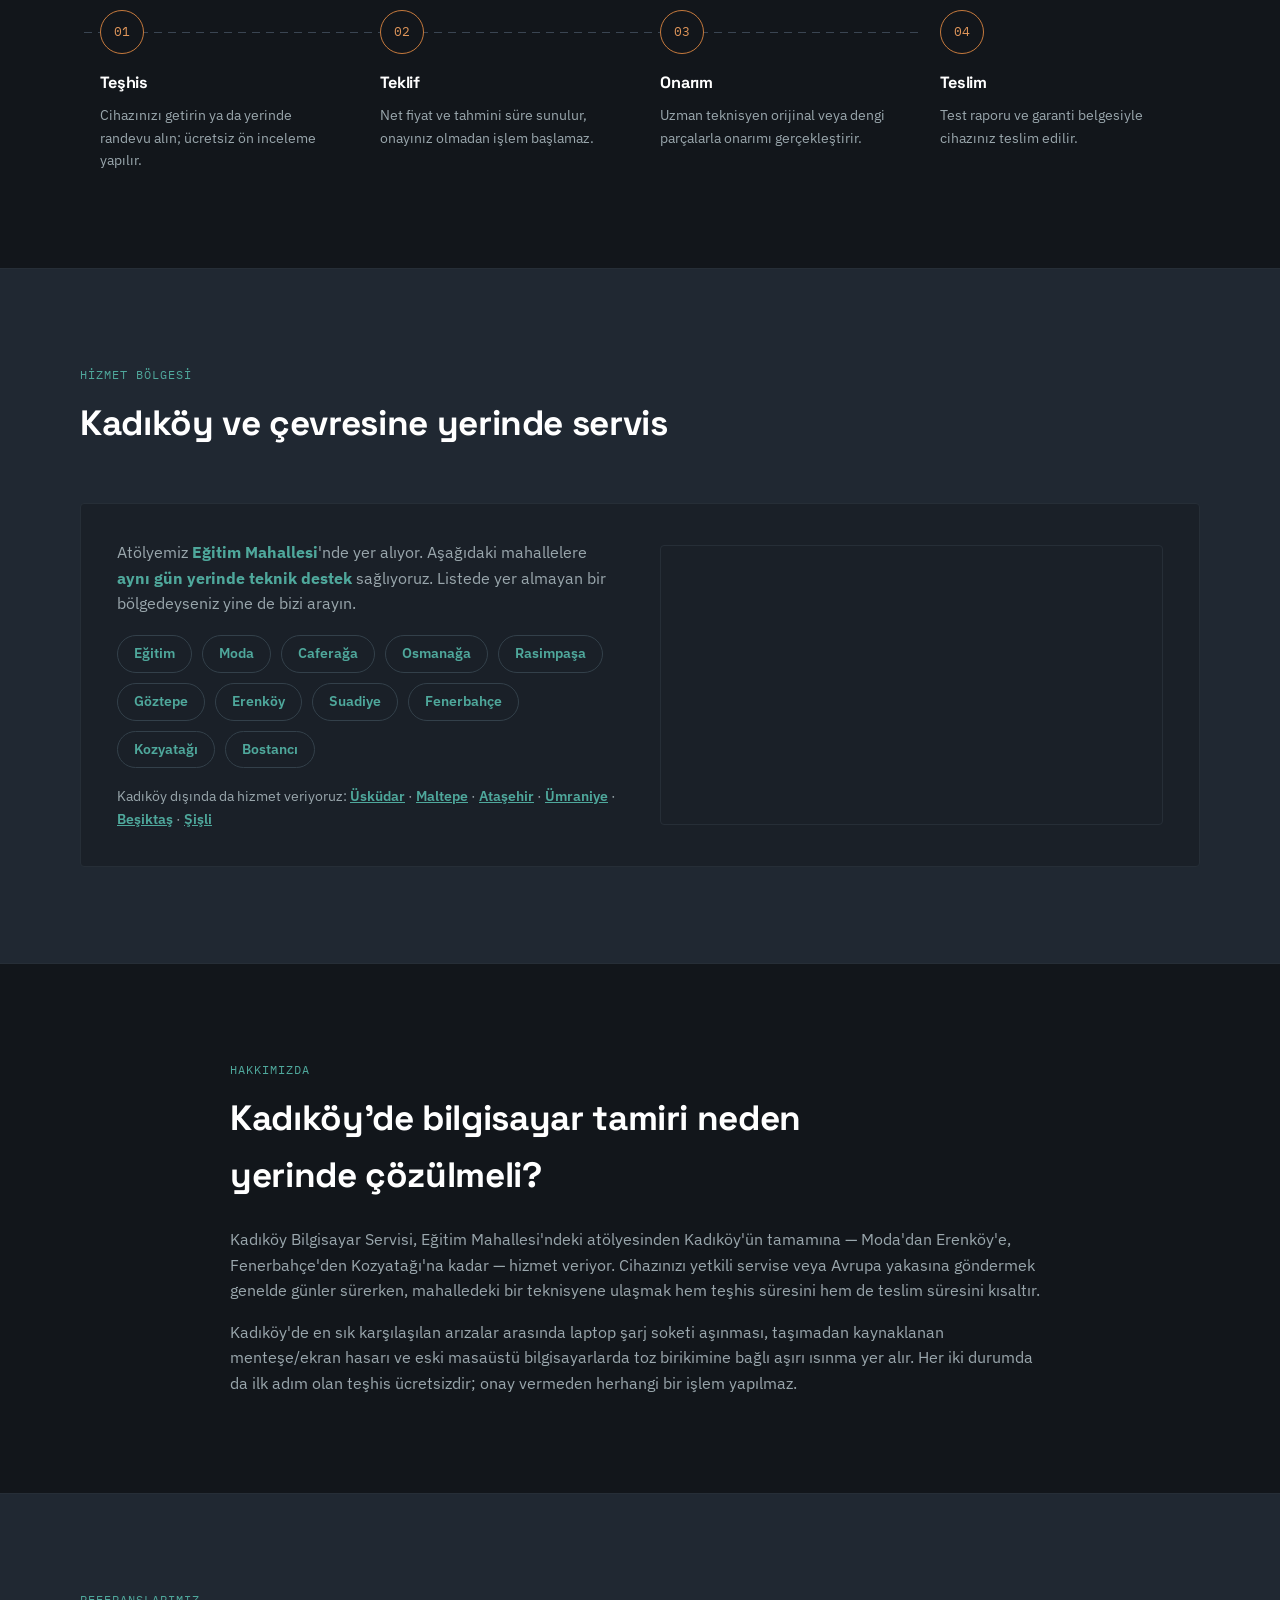
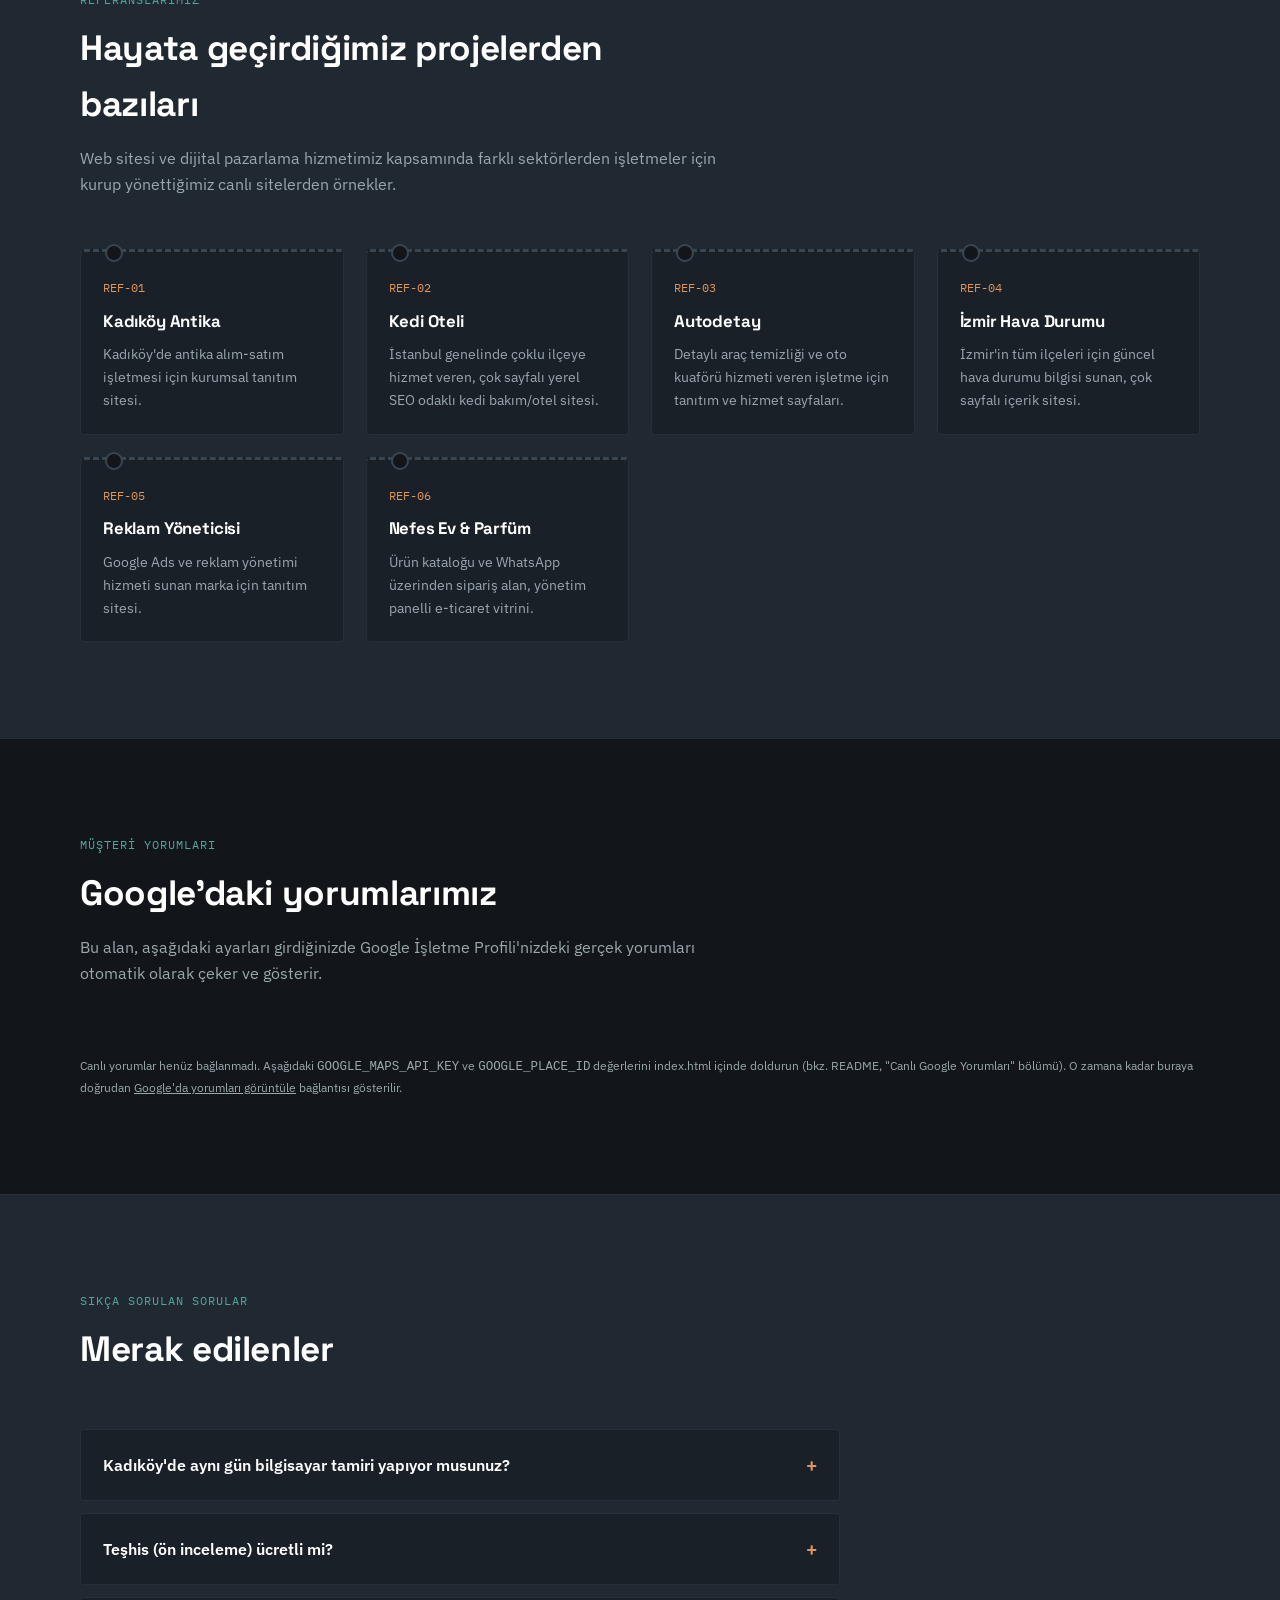
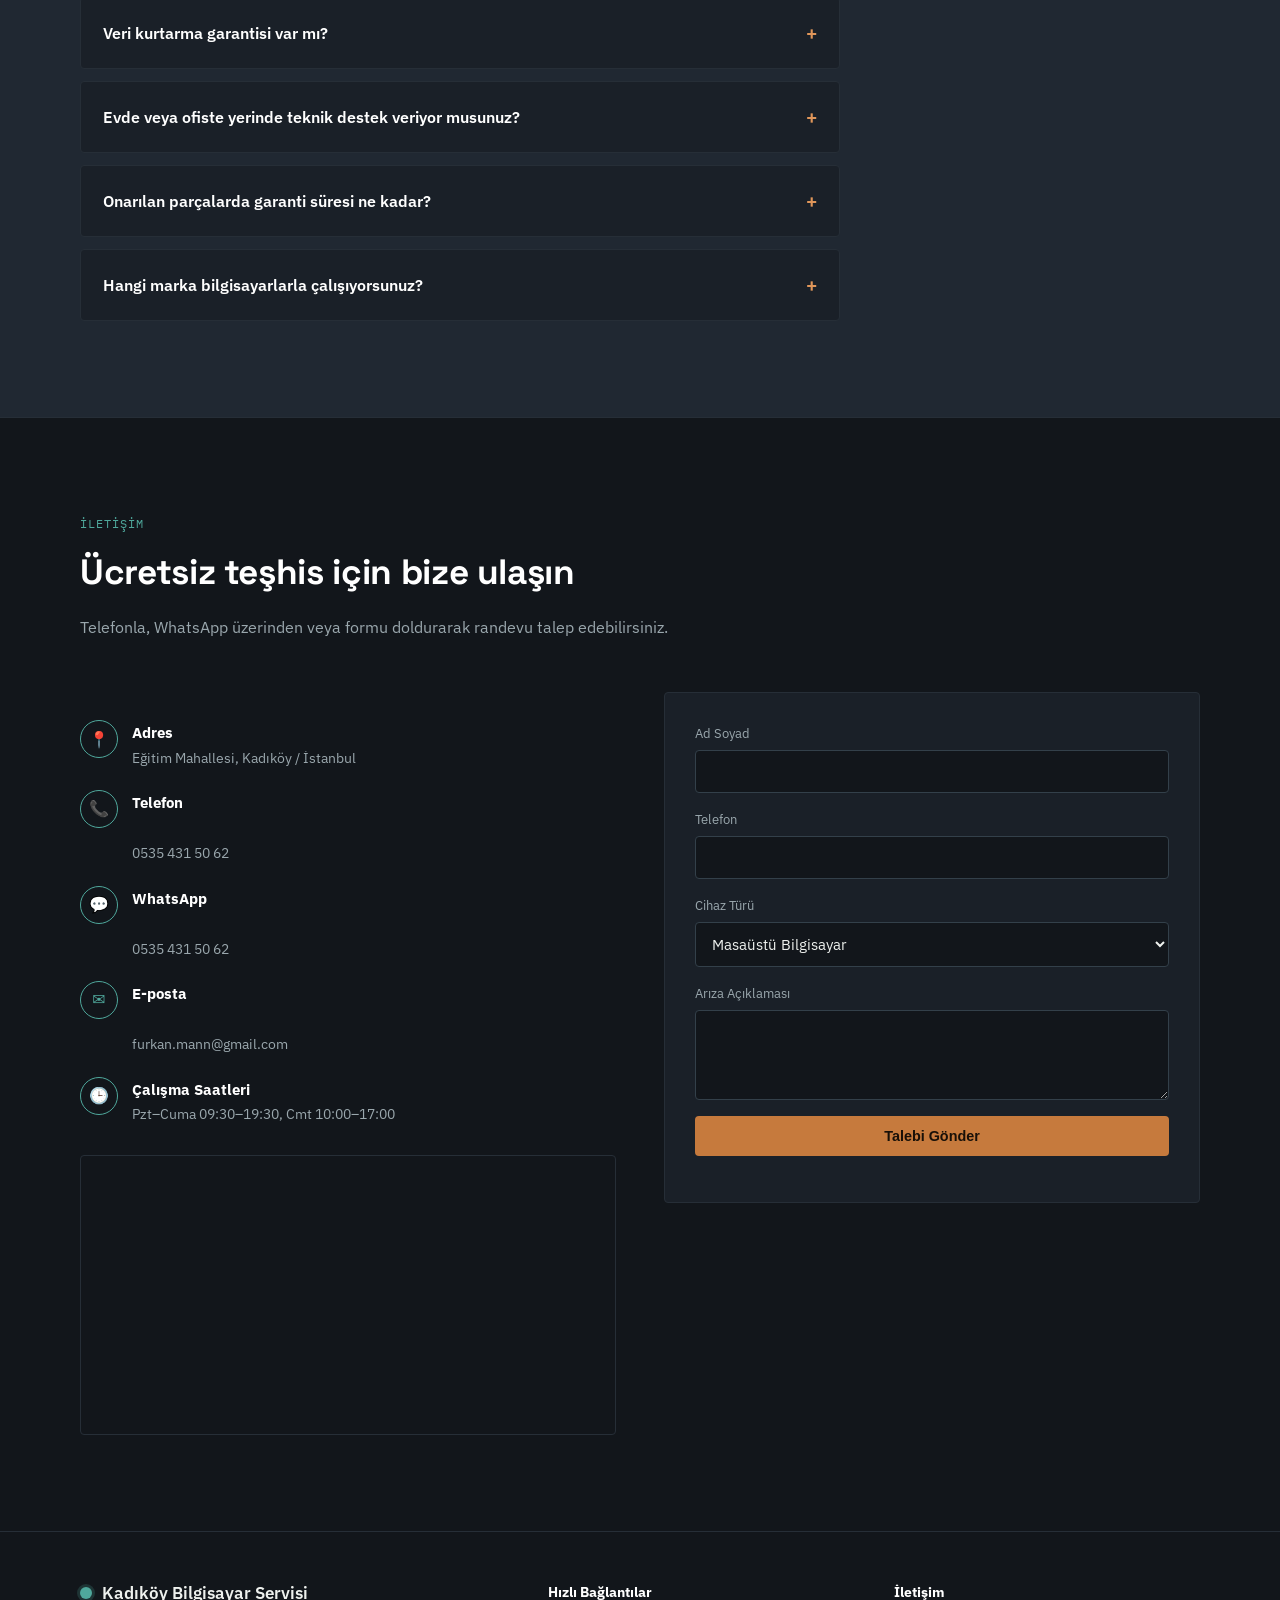
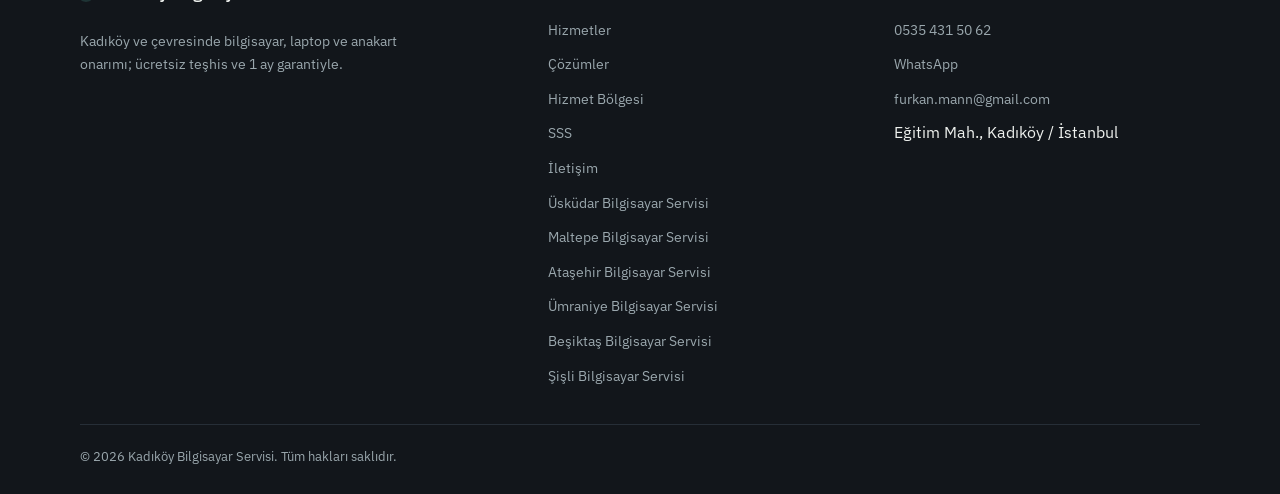
<file: index (29).html>
<!DOCTYPE html>
<html lang="tr">
<head>
<meta charset="UTF-8">
<meta name="viewport" content="width=device-width, initial-scale=1.0">

<!-- ============ TEMEL SEO ============ -->
<title>Kadıköy Bilgisayar Servisi | Aynı Gün Bilgisayar ve Laptop Tamiri</title>
<meta name="description" content="Kadıköy'de bilgisayar, laptop ve anakart tamiri. Ücretsiz teşhis, aynı gün teslim, 1 ay garanti. Moda, Caferağa, Göztepe, Erenköy'e yerinde servis. Hemen arayın.">
<meta name="keywords" content="kadıköy bilgisayar servisi, kadıköy bilgisayar tamiri, kadıköy laptop tamiri, kadıköy notebook tamiri, kadıköy veri kurtarma, moda bilgisayar tamircisi, göztepe bilgisayar servisi, kadıköy web sitesi tasarımı, kadıköy sosyal medya yönetimi, google ads yönetimi, harita seo, google işletme profili optimizasyonu">
<meta name="author" content="Kadıköy Bilgisayar Servisi">
<meta name="robots" content="index, follow, max-image-preview:large">
<link rel="canonical" href="https://bilgisayarservisi.site/">

<!-- Coğrafi / yerel SEO etiketleri -->
<meta name="geo.region" content="TR-34">
<meta name="geo.placename" content="Kadıköy, İstanbul">
<meta name="geo.position" content="40.9827;29.0270">
<meta name="ICBM" content="40.9827, 29.0270">

<!-- ============ SOSYAL PAYLAŞIM (Open Graph / Twitter) ============ -->
<meta property="og:type" content="website">
<meta property="og:title" content="Kadıköy Bilgisayar Servisi | Aynı Gün Bilgisayar ve Laptop Tamiri">
<meta property="og:description" content="Kadıköy'de bilgisayar, laptop ve anakart tamiri. Ücretsiz teşhis, aynı gün teslim, 1 ay garanti.">
<meta property="og:url" content="https://bilgisayarservisi.site/">
<meta property="og:locale" content="tr_TR">
<meta property="og:image" content="https://bilgisayarservisi.site/assets/og-image.png">
<meta property="og:image:width" content="1200">
<meta property="og:image:height" content="630">
<meta property="og:image:alt" content="Kadıköy Bilgisayar Servisi — Aynı gün bilgisayar ve laptop tamiri">
<meta name="twitter:image" content="https://bilgisayarservisi.site/assets/og-image.png">
<meta property="og:site_name" content="Kadıköy Bilgisayar Servisi">
<meta name="twitter:card" content="summary_large_image">
<meta name="twitter:title" content="Kadıköy Bilgisayar Servisi | Aynı Gün Bilgisayar ve Laptop Tamiri">
<meta name="twitter:description" content="Ücretsiz teşhis, aynı gün teslim, 1 ay garanti. Kadıköy ve çevresine yerinde servis.">

<!-- ============ FAVICON (basit, harici dosya gerektirmeyen inline SVG) ============ -->
<link rel="icon" href="data:image/svg+xml,%3Csvg xmlns='http://www.w3.org/2000/svg' viewBox='0 0 100 100'%3E%3Crect width='100' height='100' rx='20' fill='%2312161b'/%3E%3Ccircle cx='50' cy='42' r='20' fill='none' stroke='%23c67a3d' stroke-width='6'/%3E%3Cline x1='50' y1='62' x2='50' y2='80' stroke='%234fa89c' stroke-width='6'/%3E%3C/svg%3E">

<!-- ============ FONTLAR ============ -->
<link rel="preconnect" href="https://fonts.googleapis.com">
<link rel="preconnect" href="https://fonts.gstatic.com" crossorigin>
<link href="https://fonts.googleapis.com/css2?family=Space+Grotesk:wght@500;600;700&family=IBM+Plex+Sans:wght@400;500;600&family=IBM+Plex+Mono:wght@500;600&display=swap" rel="stylesheet">

<!-- ============ YAPILANDIRILMIŞ VERİ (Schema.org) — SEO + GEO (AI arama motorları) ============ -->
<script type="application/ld+json">
{
  "@context": "https://schema.org",
  "@type": "ElectronicsStore",
  "name": "Kadıköy Bilgisayar Servisi",
  "alternateName": "Kadıköy Bilgisayar Tamiri",
  "url": "https://bilgisayarservisi.site/",
  "telephone": "+905354315062",
  "email": "furkan.mann@gmail.com",
  "priceRange": "₺₺",
  "image": "https://bilgisayarservisi.site/assets/og-image.png",
  "address": {
    "@type": "PostalAddress",
    "addressLocality": "Kadıköy",
    "addressRegion": "İstanbul",
    "postalCode": "34722",
    "addressCountry": "TR"
  },
  "geo": {
    "@type": "GeoCoordinates",
    "latitude": 40.9827,
    "longitude": 29.0270
  },
  "openingHoursSpecification": [
    {
      "@type": "OpeningHoursSpecification",
      "dayOfWeek": ["Monday","Tuesday","Wednesday","Thursday","Friday"],
      "opens": "09:30",
      "closes": "19:30"
    },
    {
      "@type": "OpeningHoursSpecification",
      "dayOfWeek": ["Saturday"],
      "opens": "10:00",
      "closes": "17:00"
    }
  ],
  "areaServed": [
    {"@type": "Place", "name": "Eğitim"},
    {"@type": "Place", "name": "Üsküdar"},
    {"@type": "Place", "name": "Maltepe"},
    {"@type": "Place", "name": "Ataşehir"},
    {"@type": "Place", "name": "Ümraniye"},
    {"@type": "Place", "name": "Beşiktaş"},
    {"@type": "Place", "name": "Şişli"},
    {"@type": "Place", "name": "Moda"},
    {"@type": "Place", "name": "Caferağa"},
    {"@type": "Place", "name": "Osmanağa"},
    {"@type": "Place", "name": "Rasimpaşa"},
    {"@type": "Place", "name": "Göztepe"},
    {"@type": "Place", "name": "Erenköy"},
    {"@type": "Place", "name": "Suadiye"},
    {"@type": "Place", "name": "Fenerbahçe"},
    {"@type": "Place", "name": "Kozyatağı"},
    {"@type": "Place", "name": "Bostancı"}
  ],
  "sameAs": [
    "https://www.instagram.com/KULLANICI_ADI",
    "https://wa.me/905354315062"
  ]
}
</script>

<script type="application/ld+json">
{
  "@context": "https://schema.org",
  "@type": "FAQPage",
  "mainEntity": [
    {
      "@type": "Question",
      "name": "Kadıköy'de aynı gün bilgisayar tamiri yapıyor musunuz?",
      "acceptedAnswer": {
        "@type": "Answer",
        "text": "Evet. Arıza teşhisi genellikle 30 dakika içinde tamamlanır; parça stoktaysa çoğu laptop ve masaüstü onarımı aynı gün içinde teslim edilir. Anakart seviyesi tamir ve parça temini gereken durumlarda süre değişebilir."
      }
    },
    {
      "@type": "Question",
      "name": "Teşhis (ön inceleme) ücretli mi?",
      "acceptedAnswer": {
        "@type": "Answer",
        "text": "İlk teşhis ücretsizdir. Arızayı tespit ettikten sonra net fiyat teklifi sunulur, onay vermeden herhangi bir işlem yapılmaz."
      }
    },
    {
      "@type": "Question",
      "name": "Veri kurtarma garantisi var mı?",
      "acceptedAnswer": {
        "@type": "Answer",
        "text": "Bozuk disk veya SSD üzerinden veri kurtarma başarı oranı arızanın türüne göre değişir. Ön inceleme sonrası kurtarılabilecek veri hakkında net bilgi verilir; veri kurtarılamazsa kurtarma ücreti alınmaz."
      }
    },
    {
      "@type": "Question",
      "name": "Evde veya ofiste yerinde teknik destek veriyor musunuz?",
      "acceptedAnswer": {
        "@type": "Answer",
        "text": "Evet, Kadıköy, Üsküdar, Maltepe, Ataşehir, Ümraniye, Beşiktaş ve Şişli'nin çeşitli mahallelerine yerinde teknik destek sağlanmaktadır; İstanbul'un iki yakasında da hizmet veriyoruz."
      }
    },
    {
      "@type": "Question",
      "name": "Onarılan parçalarda garanti süresi ne kadar?",
      "acceptedAnswer": {
        "@type": "Answer",
        "text": "Değişen parçalar ve yapılan işçilik 1 ay garanti kapsamındadır. Garanti belgesi teslimat sırasında verilir."
      }
    },
    {
      "@type": "Question",
      "name": "Hangi marka bilgisayarlarla çalışıyorsunuz?",
      "acceptedAnswer": {
        "@type": "Answer",
        "text": "Apple (MacBook), Asus, Lenovo, HP, Dell, Casper, Monster, MSI ve Acer dahil olmak üzere hemen hemen tüm marka masaüstü ve laptop modellerine servis verilmektedir."
      }
    }
  ]
}
</script>

<style>
  :root{
    --graphite: #12161b;
    --panel: #1a2028;
    --panel-2: #202832;
    --paper: #e9e2d0;
    --paper-line: #cfc6ab;
    --copper: #c67a3d;
    --copper-bright: #e0965a;
    --teal: #4fa89c;
    --text: #eef1ee;
    --text-muted: #9aa7ad;
    --ink: #1b1710;
    --danger: #c65a4a;
    --radius: 4px;
    --max: 1120px;
  }

  *{box-sizing:border-box; margin:0; padding:0;}
  html{scroll-behavior:smooth;}

  body{
    background:var(--graphite);
    color:var(--text);
    font-family:'IBM Plex Sans', system-ui, sans-serif;
    line-height:1.6;
    -webkit-font-smoothing:antialiased;
  }

  @media (prefers-reduced-motion: reduce){
    html{scroll-behavior:auto;}
    *{animation-duration:0.001ms !important; transition-duration:0.001ms !important;}
  }

  h1,h2,h3,.mono{font-family:'Space Grotesk', sans-serif; letter-spacing:-0.01em;}
  .label, .tag-serial, .stamp, .price{font-family:'IBM Plex Mono', monospace;}

  a{color:inherit;}
  img{max-width:100%; display:block;}
  section{padding:96px 24px;}
  .wrap{max-width:var(--max); margin:0 auto;}

  :focus-visible{outline:3px solid var(--teal); outline-offset:3px;}

  /* ============ NAV ============ */
  header.site-header{
    position:sticky; top:0; z-index:50;
    background:rgba(18,22,27,0.92);
    backdrop-filter:blur(8px);
    border-bottom:1px solid #262e37;
  }
  .nav{
    max-width:var(--max); margin:0 auto;
    display:flex; align-items:center; justify-content:space-between;
    padding:14px 24px;
  }
  .logo{
    display:flex; align-items:center; gap:10px;
    font-size:1.05rem; font-weight:600; color:var(--text);
    text-decoration:none;
  }
  .logo .dot{
    width:12px; height:12px; border-radius:50%;
    background:var(--teal);
    box-shadow:0 0 0 3px rgba(79,168,156,0.2);
    flex-shrink:0;
  }
  .nav-links{display:flex; gap:28px; list-style:none;}
  .nav-links li{list-style:none;}
  .nav-links a{
    font-size:0.92rem; color:var(--text-muted); text-decoration:none;
    transition:color .15s ease;
  }
  .nav-links a:hover{color:var(--copper-bright);}
  .mobile-cta-item{display:none;}
  .nav-cta{
    display:flex; gap:10px; align-items:center;
  }
  .btn{
    display:inline-flex; align-items:center; gap:8px;
    padding:11px 18px; border-radius:var(--radius);
    font-size:0.9rem; font-weight:600; text-decoration:none;
    border:1px solid transparent; cursor:pointer;
    transition:transform .15s ease, box-shadow .15s ease, background .15s ease;
    white-space:nowrap;
  }
  .btn:hover{transform:translateY(-1px);}
  .btn-primary{background:var(--copper); color:#181008;}
  .btn-primary:hover{background:var(--copper-bright); box-shadow:0 6px 18px rgba(198,122,61,0.35);}
  .btn-ghost{border-color:#33404a; color:var(--text);}
  .btn-ghost:hover{border-color:var(--teal); color:var(--teal);}
  .btn-block{width:100%; justify-content:center;}

  .nav-toggle{display:none; background:none; border:1px solid #33404a; border-radius:var(--radius); color:var(--text); width:40px; height:40px; font-size:1.2rem;}

  /* ============ HERO ============ */
  .hero{
    padding:88px 24px 64px;
    position:relative;
    overflow:hidden;
    background:
      radial-gradient(circle at 15% 20%, rgba(79,168,156,0.08), transparent 45%),
      radial-gradient(circle at 85% 75%, rgba(198,122,61,0.10), transparent 45%);
  }
  .hero-grid{
    max-width:var(--max); margin:0 auto;
    display:grid; grid-template-columns:1.1fr 0.9fr; gap:56px; align-items:center;
  }
  .eyebrow{
    display:inline-flex; align-items:center; gap:8px;
    color:var(--teal); font-size:0.8rem; letter-spacing:0.08em; text-transform:uppercase;
    margin-bottom:18px; font-weight:600;
  }
  .eyebrow::before{content:"●"; font-size:0.6rem;}
  h1{font-size:clamp(2.1rem, 4.2vw, 3.3rem); line-height:1.12; font-weight:700; color:#fff; margin-bottom:20px;}
  h1 .accent{color:var(--copper-bright);}
  .hero p.lead{color:var(--text-muted); font-size:1.08rem; max-width:520px; margin-bottom:32px;}
  .hero-actions{display:flex; gap:14px; flex-wrap:wrap; margin-bottom:40px;}
  .trust-row{display:flex; gap:28px; flex-wrap:wrap;}
  .trust-item{display:flex; flex-direction:column;}
  .trust-item strong{font-family:'Space Grotesk'; font-size:1.5rem; color:#fff;}
  .trust-item span{font-size:0.78rem; color:var(--text-muted);}

  /* Signature element: hanging repair ticket */
  .ticket-stub{
    position:relative;
    justify-self:center;
    background:var(--paper);
    color:var(--ink);
    width:min(340px, 100%);
    padding:30px 26px 34px;
    border-radius:2px;
    transform:rotate(3deg);
    box-shadow:0 30px 60px rgba(0,0,0,0.45), 0 4px 10px rgba(0,0,0,0.3);
  }
  .ticket-stub::before{
    content:"";
    position:absolute; left:50%; top:-42px; transform:translateX(-50%);
    width:2px; height:44px;
    background:repeating-linear-gradient(180deg, #6b7680 0 6px, transparent 6px 11px);
  }
  .ticket-hole{
    position:absolute; left:50%; top:-8px; transform:translateX(-50%);
    width:16px; height:16px; border-radius:50%;
    background:var(--graphite);
    box-shadow:inset 0 0 0 3px var(--paper-line);
  }
  .ticket-stub .tag-serial{font-size:0.72rem; letter-spacing:0.05em; color:#6b6250; margin-bottom:14px;}
  .ticket-stub h3{font-size:1.15rem; margin-bottom:6px; color:var(--ink);}
  .ticket-stub .ticket-row{
    display:flex; justify-content:space-between; padding:9px 0; border-bottom:1px dashed var(--paper-line);
    font-size:0.88rem;
  }
  .ticket-stub .ticket-row:last-of-type{border-bottom:none;}
  .ticket-stub .ticket-row span:last-child{font-weight:600;}
  .stamp{
    position:absolute; right:18px; bottom:20px;
    border:2px solid var(--danger); color:var(--danger);
    padding:4px 10px; border-radius:3px;
    font-size:0.7rem; font-weight:700; letter-spacing:0.06em;
    transform:rotate(-8deg);
    opacity:0.85;
  }

  /* ============ SECTION HEADERS ============ */
  .section-head{max-width:640px; margin-bottom:52px;}
  .section-head .label{color:var(--teal); font-size:0.78rem; letter-spacing:0.08em; text-transform:uppercase; display:block; margin-bottom:10px;}
  .section-head h2{font-size:clamp(1.6rem, 3vw, 2.2rem); color:#fff; margin-bottom:14px;}
  .section-head p{color:var(--text-muted);}

  /* ============ SERVICES — repair tag cards ============ */
  .services-grid{
    display:grid; grid-template-columns:repeat(auto-fit, minmax(250px, 1fr)); gap:22px;
  }
  .service-tag{
    position:relative;
    background:var(--panel);
    border:1px solid #262e37;
    border-top:3px dashed #3a4552;
    border-radius:var(--radius);
    padding:26px 22px 22px;
    transition:transform .18s ease, border-color .18s ease;
  }
  .service-tag:hover{transform:translateY(-4px) rotate(-0.4deg); border-top-color:var(--copper);}
  .service-tag::before{
    content:"";
    position:absolute; top:-8px; left:24px;
    width:14px; height:14px; border-radius:50%;
    background:var(--graphite); border:2px solid #3a4552;
  }
  .service-tag .tag-serial{color:var(--copper-bright); font-size:0.75rem; margin-bottom:10px; display:block;}
  .service-tag h3{font-size:1.05rem; color:#fff; margin-bottom:8px;}
  .service-tag p{color:var(--text-muted); font-size:0.9rem;}

  /* ============ WHY US / STATS ============ */
  .why-grid{display:grid; grid-template-columns:repeat(4, 1fr); gap:24px;}
  .why-card{
    background:var(--panel); border:1px solid #262e37; border-radius:var(--radius);
    padding:26px 22px; text-align:left;
  }
  .why-card strong{font-family:'Space Grotesk'; font-size:2rem; color:var(--teal); display:block; margin-bottom:6px;}
  .why-card span{color:var(--text-muted); font-size:0.88rem;}

  /* ============ PROCESS ============ */
  .process-row{
    display:grid; grid-template-columns:repeat(4, 1fr); gap:0;
    position:relative;
  }
  .process-step{
    padding:0 20px; position:relative;
  }
  .process-step:not(:last-child)::after{
    content:"";
    position:absolute; top:22px; right:-4px; width:100%; height:1px;
    background:repeating-linear-gradient(90deg, #3a4552 0 8px, transparent 8px 14px);
  }
  .process-num{
    font-family:'IBM Plex Mono'; font-size:0.8rem; color:var(--copper-bright);
    width:44px; height:44px; border:1px solid var(--copper); border-radius:50%;
    display:flex; align-items:center; justify-content:center; margin-bottom:16px;
    background:var(--graphite); position:relative; z-index:1;
  }
  .process-step h3{font-size:1.02rem; color:#fff; margin-bottom:8px;}
  .process-step p{color:var(--text-muted); font-size:0.88rem;}

  /* ============ AREAS SERVED ============ */
  .areas-panel{
    background:var(--panel); border:1px solid #262e37; border-radius:var(--radius);
    padding:36px; display:grid; grid-template-columns:1fr 1fr; gap:40px; align-items:center;
  }
  .area-chip-list{display:flex; flex-wrap:wrap; gap:10px;}
  .area-chip{
    border:1px solid #33404a; border-radius:99px; padding:7px 16px;
    font-size:0.85rem; color:var(--text-muted);
  }
  .area-chip strong{color:var(--teal); font-weight:600;}

  /* ============ TESTIMONIALS ============ */
  .testi-grid{display:grid; grid-template-columns:repeat(3, 1fr); gap:22px;}
  .testi-card{
    background:var(--panel); border:1px solid #262e37; border-radius:var(--radius);
    padding:26px; display:flex; flex-direction:column; gap:14px;
  }
  .stars{color:var(--copper-bright); letter-spacing:2px; font-size:0.95rem;}
  .testi-card p.quote{color:var(--text); font-size:0.94rem;}
  .testi-who{display:flex; justify-content:space-between; font-size:0.82rem; color:var(--text-muted); border-top:1px solid #262e37; padding-top:12px;}

  /* ============ FAQ ============ */
  .faq-list{display:flex; flex-direction:column; gap:12px; max-width:760px;}
  .faq-item{background:var(--panel); border:1px solid #262e37; border-radius:var(--radius); overflow:hidden;}
  .faq-q{
    width:100%; text-align:left; background:none; border:none; color:#fff;
    padding:20px 22px; font-size:1rem; font-weight:600; cursor:pointer;
    display:flex; justify-content:space-between; align-items:center; gap:16px;
    font-family:'IBM Plex Sans';
  }
  .faq-q .plus{font-family:'IBM Plex Mono'; color:var(--copper-bright); font-size:1.2rem; transition:transform .2s ease; flex-shrink:0;}
  .faq-item[data-open="true"] .faq-q .plus{transform:rotate(45deg);}
  .faq-a{max-height:0; overflow:hidden; transition:max-height .25s ease;}
  .faq-a p{padding:0 22px 20px; color:var(--text-muted); font-size:0.92rem;}

  /* ============ CONTACT ============ */
  .contact-grid{display:grid; grid-template-columns:1fr 1fr; gap:48px; align-items:start;}
  .contact-info-list{display:flex; flex-direction:column; gap:20px; margin:28px 0;}
  .contact-info-item{display:flex; gap:14px;}
  .contact-icon{
    width:38px; height:38px; border-radius:50%; border:1px solid var(--teal); color:var(--teal);
    display:flex; align-items:center; justify-content:center; flex-shrink:0; font-size:1rem;
  }
  .contact-info-item strong{display:block; color:#fff; font-size:0.95rem;}
  .contact-info-item span, .contact-info-item a{color:var(--text-muted); font-size:0.9rem; text-decoration:none;}
  .map-frame{
    border:1px solid #262e37; border-radius:var(--radius); overflow:hidden; height:280px;
  }
  .map-frame iframe{width:100%; height:100%; border:0; filter:grayscale(0.3) invert(0.92) contrast(0.9);}

  form.contact-form{
    background:var(--panel); border:1px solid #262e37; border-radius:var(--radius); padding:30px;
    display:flex; flex-direction:column; gap:16px;
  }
  .form-row{display:flex; flex-direction:column; gap:6px;}
  .form-row label{font-size:0.82rem; color:var(--text-muted);}
  .form-row input, .form-row select, .form-row textarea{
    background:var(--graphite); border:1px solid #33404a; border-radius:var(--radius);
    padding:11px 12px; color:var(--text); font-family:inherit; font-size:0.92rem;
  }
  .form-row textarea{resize:vertical; min-height:90px;}
  .form-note{font-size:0.78rem; color:var(--text-muted);}

  /* ============ FOOTER ============ */
  footer{border-top:1px solid #262e37; padding:48px 24px 28px;}
  .footer-grid{display:grid; grid-template-columns:1.4fr 1fr 1fr; gap:40px; margin-bottom:36px;}
  .footer-grid h4{color:#fff; font-size:0.9rem; margin-bottom:14px;}
  .footer-grid ul{list-style:none; display:flex; flex-direction:column; gap:9px;}
  .footer-grid ul a{color:var(--text-muted); text-decoration:none; font-size:0.88rem;}
  .footer-grid ul a:hover{color:var(--teal);}
  .footer-bottom{
    display:flex; justify-content:space-between; align-items:center; flex-wrap:wrap; gap:12px;
    border-top:1px solid #262e37; padding-top:22px; font-size:0.8rem; color:var(--text-muted);
  }

  /* ============ FLOATING WHATSAPP ============ */
  .float-wa{
    position:fixed; bottom:22px; right:22px; z-index:60;
    width:56px; height:56px; border-radius:50%;
    background:#25D366; color:#0b1a10;
    display:flex; align-items:center; justify-content:center;
    box-shadow:0 10px 24px rgba(0,0,0,0.4);
    text-decoration:none; font-size:1.5rem;
  }

  /* ============ RESPONSIVE ============ */
  @media (max-width: 900px){
    .hero-grid{grid-template-columns:1fr;}
    .ticket-stub{margin-top:24px;}
    .why-grid{grid-template-columns:repeat(2,1fr);}
    .process-row{grid-template-columns:1fr; gap:32px;}
    .process-step::after{display:none;}
    .areas-panel{grid-template-columns:1fr;}
    .testi-grid{grid-template-columns:1fr;}
    .contact-grid{grid-template-columns:1fr;}
    .footer-grid{grid-template-columns:1fr; gap:26px;}
  }
  @media (max-width: 700px){
    .nav-links{display:none;}
    .nav-toggle{display:block;}
    .nav-cta{display:none;}
    .mobile-cta-item{display:block; margin-top:6px;}
    section{padding:64px 20px;}
  }
</style>
</head>
<body>

<!-- ============ HEADER ============ -->
<header class="site-header">
  <nav class="nav">
    <a href="#anasayfa" class="logo"><span class="dot"></span> Kadıköy Bilgisayar Servisi</a>
    <ul class="nav-links">
      <li><a href="#hizmetler">Hizmetler</a></li>
      <li><a href="#cozumler">Çözümler</a></li>
      <li><a href="#neden-biz">Neden Biz</a></li>
      <li><a href="#referanslar">Referanslar</a></li>
      <li><a href="#bolgeler">Bölgeler</a></li>
      <li><a href="#sss">SSS</a></li>
      <li><a href="#iletisim">İletişim</a></li>
      <li class="mobile-cta-item"><a href="tel:+905354315062" class="btn btn-ghost btn-block">📞 0535 431 50 62</a></li>
      <li class="mobile-cta-item"><a href="https://wa.me/905354315062" class="btn btn-primary btn-block">WhatsApp</a></li>
    </ul>
    <div class="nav-cta">
      <a href="tel:+905354315062" class="btn btn-ghost">📞 0535 431 50 62</a>
      <a href="https://wa.me/905354315062" class="btn btn-primary">WhatsApp</a>
    </div>
    <button class="nav-toggle" id="navToggle" aria-label="Menüyü aç">☰</button>
  </nav>
</header>

<!-- ============ HERO ============ -->
<section class="hero" id="anasayfa">
  <div class="hero-grid">
    <div>
      <span class="eyebrow">Kadıköy · Aynı Gün Servis</span>
      <h1>Bilgisayarınız bozuldu mu? <span class="accent">Kadıköy'de</span> aynı gün elinizde olsun.</h1>
      <p class="lead">Masaüstü, laptop ve anakart onarımından veri kurtarmaya kadar tüm teknik servis ihtiyaçlarınız; ücretsiz teşhis, net fiyat ve 1 ay garantiyle. Moda'dan Erenköy'e yerinde destek.</p>
      <div class="hero-actions">
        <a href="tel:+905354315062" class="btn btn-primary">📞 Hemen Ara</a>
        <a href="#iletisim" class="btn btn-ghost">Ücretsiz Teşhis Talep Et</a>
      </div>
      <div class="trust-row">
        <div class="trust-item"><strong>12+</strong><span>yıl tecrübe</span></div>
        <div class="trust-item"><strong>30 dk</strong><span>ortalama teşhis</span></div>
        <div class="trust-item"><strong>1 ay</strong><span>işçilik garantisi</span></div>
        <div class="trust-item"><strong>10+</strong><span>mahalleye yerinde servis</span></div>
      </div>
    </div>

    <div class="ticket-stub">
      <div class="ticket-hole"></div>
      <span class="tag-serial">SERVİS FİŞİ NO: KDK-0142</span>
      <h3>Teşhis Raporu</h3>
      <div class="ticket-row"><span>Arıza</span><span>Açılmıyor</span></div>
      <div class="ticket-row"><span>Teşhis</span><span>Ücretsiz</span></div>
      <div class="ticket-row"><span>Tahmini Süre</span><span>Aynı Gün</span></div>
      <div class="ticket-row"><span>Garanti</span><span>1 Ay</span></div>
      <span class="stamp">ONAYLI</span>
    </div>
  </div>
</section>

<!-- ============ SERVICES ============ -->
<section id="hizmetler">
  <div class="wrap">
    <div class="section-head">
      <span class="label">Hizmetlerimiz</span>
      <h2>Her arıza için doğru teknisyen</h2>
      <p>Donanımdan yazılıma, tek bir bilgisayardan kurumsal filoya kadar Kadıköy içinde tüm teknik servis hizmetleri tek çatı altında.</p>
    </div>
    <div class="services-grid">
      <article class="service-tag">
        <span class="tag-serial">KDK-01</span>
        <h3>Kurumsal IT Destek</h3>
        <p>Ofisler için periyodik bakım anlaşmaları ve öncelikli müdahale hattı.</p>
      </article>
      <article class="service-tag">
        <span class="tag-serial">KDK-02</span>
        <h3>Web Sitesi ve Sosyal Medya Yönetimi</h3>
        <p>İşletmeniz için web sitesi kurulumu/güncellemesi ve sosyal medya hesaplarının düzenli yönetimi.</p>
      </article>
      <article class="service-tag">
        <span class="tag-serial">KDK-03</span>
        <h3>Google Ads ve Harita SEO Yönetimi</h3>
        <p>Google Ads reklam kampanyaları, Google Haritalar/İşletme Profili optimizasyonu ile yerel aramalarda görünürlük artırma.</p>
      </article>
      <article class="service-tag">
        <span class="tag-serial">KDK-04</span>
        <h3>Laptop / Notebook Tamiri</h3>
        <p>Ekran, klavye, menteşe, şarj soketi değişimi ve tüm marka laptop bakım-onarım işlemleri.</p>
      </article>
      <article class="service-tag">
        <span class="tag-serial">KDK-05</span>
        <h3>Anakart & Kart Seviyesi Onarım</h3>
        <p>Yonga (chip) ve kondansatör seviyesinde mikro lehim onarımı, gerçek arıza tespiti.</p>
      </article>
      <article class="service-tag">
        <span class="tag-serial">KDK-06</span>
        <h3>Veri Kurtarma</h3>
        <p>Arızalı HDD ve SSD'lerden veri kurtarma; sonuç alınamazsa ücret talep edilmez.</p>
      </article>
      <article class="service-tag">
        <span class="tag-serial">KDK-07</span>
        <h3>Format & Yazılım Kurulumu</h3>
        <p>İşletim sistemi kurulumu, sürücü güncellemeleri ve performans optimizasyonu.</p>
      </article>
      <article class="service-tag">
        <span class="tag-serial">KDK-08</span>
        <h3>Virüs & Zararlı Yazılım Temizliği</h3>
        <p>Kapsamlı tarama, zararlı yazılım temizliği ve güvenlik yapılandırması.</p>
      </article>
      <article class="service-tag">
        <span class="tag-serial">KDK-09</span>
        <h3>Oyuncu Bilgisayarı Bakımı</h3>
        <p>Termal macun yenileme, fan/soğutucu bakımı ve FPS performans ayarları.</p>
      </article>
      <article class="service-tag">
        <span class="tag-serial">KDK-10</span>
        <h3>Masaüstü Bilgisayar Tamiri</h3>
        <p>Açılmama, mavi ekran, aşırı ısınma ve güç kaynağı arızalarında hızlı teşhis ve onarım.</p>
      </article>
    </div>
  </div>
</section>

<!-- ============ ÇÖZÜMLER ============ -->
<section id="cozumler">
  <div class="wrap">
    <div class="section-head">
      <span class="label">Çözümler</span>
      <h2>İhtiyacınıza göre çözüm seçin</h2>
      <p>Yukarıdaki hizmetlerimizi, karşılaştığınız duruma göre 4 ana çözüm başlığında topladık.</p>
    </div>
    <div class="services-grid">
      <article class="service-tag">
        <span class="tag-serial">COZ-01</span>
        <h3>Acil Arıza Çözümü</h3>
        <p>Bilgisayar veya laptopunuz aniden bozulduğunda ücretsiz teşhis ve çoğu durumda aynı gün onarım.</p>
        <p style="margin-top:10px; font-size:0.82rem; color:var(--copper-bright);">İçerir: Masaüstü/Laptop Tamiri, Anakart Onarımı, Format &amp; Yazılım, Virüs Temizliği, Oyuncu PC Bakımı</p>
      </article>
      <article class="service-tag">
        <span class="tag-serial">COZ-02</span>
        <h3>Veri Kaybı Çözümü</h3>
        <p>Silinen dosyalar veya bozulan disk/SSD nedeniyle veri kaybı yaşadığınızda, sonuç alınamazsa ücret ödemediğiniz kurtarma hizmeti.</p>
        <p style="margin-top:10px; font-size:0.82rem; color:var(--copper-bright);">İçerir: Veri Kurtarma (HDD/SSD)</p>
      </article>
      <article class="service-tag">
        <span class="tag-serial">COZ-03</span>
        <h3>Kurumsal Bakım Çözümü</h3>
        <p>Ofisinizin bilgisayarları arıza çıkmadan önce düzenli kontrolden geçsin, sorun çıktığında öncelikli müdahale alın.</p>
        <p style="margin-top:10px; font-size:0.82rem; color:var(--copper-bright);">İçerir: Kurumsal IT Destek</p>
      </article>
      <article class="service-tag">
        <span class="tag-serial">COZ-04</span>
        <h3>Dijital Görünürlük Çözümü</h3>
        <p>İşletmenizin internette bulunabilir olması için web sitesi, sosyal medya ve Google Ads/Harita SEO'yu tek elden yönetiyoruz.</p>
        <p style="margin-top:10px; font-size:0.82rem; color:var(--copper-bright);">İçerir: Web Sitesi &amp; Sosyal Medya Yönetimi, Google Ads ve Harita SEO Yönetimi</p>
      </article>
    </div>
  </div>
</section>

<!-- ============ WHY US ============ -->
<section id="neden-biz" style="background:var(--panel-2); border-top:1px solid #262e37; border-bottom:1px solid #262e37;">
  <div class="wrap">
    <div class="section-head">
      <span class="label">Neden Biz</span>
      <h2>Kadıköy'ün güvendiği teknik servis</h2>
    </div>
    <div class="why-grid">
      <div class="why-card"><strong>12+</strong><span>yıllık sektör tecrübesi</span></div>
      <div class="why-card"><strong>%98</strong><span>onarım başarı oranı</span></div>
      <div class="why-card"><strong>1 Ay</strong><span>parça ve işçilik garantisi</span></div>
      <div class="why-card"><strong>7</strong><span>ilçede yerinde servis (İstanbul'un iki yakası)</span></div>
    </div>
  </div>
</section>

<!-- ============ PROCESS ============ -->
<section>
  <div class="wrap">
    <div class="section-head">
      <span class="label">Süreç</span>
      <h2>4 adımda arızadan teslimata</h2>
    </div>
    <div class="process-row">
      <div class="process-step">
        <div class="process-num">01</div>
        <h3>Teşhis</h3>
        <p>Cihazınızı getirin ya da yerinde randevu alın; ücretsiz ön inceleme yapılır.</p>
      </div>
      <div class="process-step">
        <div class="process-num">02</div>
        <h3>Teklif</h3>
        <p>Net fiyat ve tahmini süre sunulur, onayınız olmadan işlem başlamaz.</p>
      </div>
      <div class="process-step">
        <div class="process-num">03</div>
        <h3>Onarım</h3>
        <p>Uzman teknisyen orijinal veya dengi parçalarla onarımı gerçekleştirir.</p>
      </div>
      <div class="process-step">
        <div class="process-num">04</div>
        <h3>Teslim</h3>
        <p>Test raporu ve garanti belgesiyle cihazınız teslim edilir.</p>
      </div>
    </div>
  </div>
</section>

<!-- ============ AREAS SERVED ============ -->
<section id="bolgeler" style="background:var(--panel-2); border-top:1px solid #262e37; border-bottom:1px solid #262e37;">
  <div class="wrap">
    <div class="section-head">
      <span class="label">Hizmet Bölgesi</span>
      <h2>Kadıköy ve çevresine yerinde servis</h2>
    </div>
    <div class="areas-panel">
      <div>
        <p style="color:var(--text-muted); margin-bottom:18px;">Atölyemiz <strong style="color:var(--teal);">Eğitim Mahallesi</strong>'nde yer alıyor. Aşağıdaki mahallelere <strong style="color:var(--teal);">aynı gün yerinde teknik destek</strong> sağlıyoruz. Listede yer almayan bir bölgedeyseniz yine de bizi arayın.</p>
        <div class="area-chip-list">
          <span class="area-chip"><strong>Eğitim</strong></span>
          <span class="area-chip"><strong>Moda</strong></span>
          <span class="area-chip"><strong>Caferağa</strong></span>
          <span class="area-chip"><strong>Osmanağa</strong></span>
          <span class="area-chip"><strong>Rasimpaşa</strong></span>
          <span class="area-chip"><strong>Göztepe</strong></span>
          <span class="area-chip"><strong>Erenköy</strong></span>
          <span class="area-chip"><strong>Suadiye</strong></span>
          <span class="area-chip"><strong>Fenerbahçe</strong></span>
          <span class="area-chip"><strong>Kozyatağı</strong></span>
          <span class="area-chip"><strong>Bostancı</strong></span>
        </div>
        <p style="color:var(--text-muted); margin-top:16px; font-size:0.9rem;">Kadıköy dışında da hizmet veriyoruz: <a href="uskudar-bilgisayar-servisi.html" style="color:var(--teal); font-weight:600;">Üsküdar</a> · <a href="maltepe-bilgisayar-servisi.html" style="color:var(--teal); font-weight:600;">Maltepe</a> · <a href="atasehir-bilgisayar-servisi.html" style="color:var(--teal); font-weight:600;">Ataşehir</a> · <a href="umraniye-bilgisayar-servisi.html" style="color:var(--teal); font-weight:600;">Ümraniye</a> · <a href="besiktas-bilgisayar-servisi.html" style="color:var(--teal); font-weight:600;">Beşiktaş</a> · <a href="sisli-bilgisayar-servisi.html" style="color:var(--teal); font-weight:600;">Şişli</a></p>
      </div>
      <div class="map-frame">
        <iframe title="Kadıköy konum haritası" loading="lazy" src="https://www.google.com/maps?q=E%C4%9Fitim%20Mahallesi%2C%20Kad%C4%B1k%C3%B6y%2C%20%C4%B0stanbul&output=embed"></iframe>
      </div>
    </div>
  </div>
</section>

<!-- ============ HAKKIMIZDA / TOPICAL İÇERİK ============ -->
<section aria-labelledby="hakkimizda-baslik">
  <div class="wrap" style="max-width:820px;">
    <div class="section-head" style="margin-bottom:24px;">
      <span class="label">Hakkımızda</span>
      <h2 id="hakkimizda-baslik">Kadıköy'de bilgisayar tamiri neden yerinde çözülmeli?</h2>
    </div>
    <p style="color:var(--text-muted); margin-bottom:16px;">Kadıköy Bilgisayar Servisi, Eğitim Mahallesi'ndeki atölyesinden Kadıköy'ün tamamına — Moda'dan Erenköy'e, Fenerbahçe'den Kozyatağı'na kadar — hizmet veriyor. Cihazınızı yetkili servise veya Avrupa yakasına göndermek genelde günler sürerken, mahalledeki bir teknisyene ulaşmak hem teşhis süresini hem de teslim süresini kısaltır.</p>
    <p style="color:var(--text-muted);">Kadıköy'de en sık karşılaşılan arızalar arasında laptop şarj soketi aşınması, taşımadan kaynaklanan menteşe/ekran hasarı ve eski masaüstü bilgisayarlarda toz birikimine bağlı aşırı ısınma yer alır. Her iki durumda da ilk adım olan teşhis ücretsizdir; onay vermeden herhangi bir işlem yapılmaz.</p>
  </div>
</section>

<!-- ============ REFERANSLAR / PORTFÖY ============ -->
<section id="referanslar" style="background:var(--panel-2); border-top:1px solid #262e37; border-bottom:1px solid #262e37;">
  <div class="wrap">
    <div class="section-head">
      <span class="label">Referanslarımız</span>
      <h2>Hayata geçirdiğimiz projelerden bazıları</h2>
      <p>Web sitesi ve dijital pazarlama hizmetimiz kapsamında farklı sektörlerden işletmeler için kurup yönettiğimiz canlı sitelerden örnekler.</p>
    </div>
    <div class="services-grid">
      <a class="service-tag" href="https://www.kadikoyantika.com.tr/" target="_blank" rel="noopener" style="text-decoration:none; display:block;">
        <span class="tag-serial">REF-01</span>
        <h3>Kadıköy Antika</h3>
        <p>Kadıköy'de antika alım-satım işletmesi için kurumsal tanıtım sitesi.</p>
      </a>
      <a class="service-tag" href="https://www.kedioteli.net/" target="_blank" rel="noopener" style="text-decoration:none; display:block;">
        <span class="tag-serial">REF-02</span>
        <h3>Kedi Oteli</h3>
        <p>İstanbul genelinde çoklu ilçeye hizmet veren, çok sayfalı yerel SEO odaklı kedi bakım/otel sitesi.</p>
      </a>
      <a class="service-tag" href="https://autodetay.com.tr/" target="_blank" rel="noopener" style="text-decoration:none; display:block;">
        <span class="tag-serial">REF-03</span>
        <h3>Autodetay</h3>
        <p>Detaylı araç temizliği ve oto kuaförü hizmeti veren işletme için tanıtım ve hizmet sayfaları.</p>
      </a>
      <a class="service-tag" href="https://www.izmirhavadurumu.com/" target="_blank" rel="noopener" style="text-decoration:none; display:block;">
        <span class="tag-serial">REF-04</span>
        <h3>İzmir Hava Durumu</h3>
        <p>İzmir'in tüm ilçeleri için güncel hava durumu bilgisi sunan, çok sayfalı içerik sitesi.</p>
      </a>
      <a class="service-tag" href="https://reklamyoneticisi.com/" target="_blank" rel="noopener" style="text-decoration:none; display:block;">
        <span class="tag-serial">REF-05</span>
        <h3>Reklam Yöneticisi</h3>
        <p>Google Ads ve reklam yönetimi hizmeti sunan marka için tanıtım sitesi.</p>
      </a>
      <a class="service-tag" href="https://www.gunespariltisi.com.tr/" target="_blank" rel="noopener" style="text-decoration:none; display:block;">
        <span class="tag-serial">REF-06</span>
        <h3>Nefes Ev & Parfüm</h3>
        <p>Ürün kataloğu ve WhatsApp üzerinden sipariş alan, yönetim panelli e-ticaret vitrini.</p>
      </a>
    </div>
  </div>
</section>

<!-- ============ GOOGLE REVIEWS (canlı / otomatik) ============ -->
<section id="yorumlar">
  <div class="wrap">
    <div class="section-head">
      <span class="label">Müşteri Yorumları</span>
      <h2 id="reviewsHeading">Google'daki yorumlarımız</h2>
      <p>Bu alan, aşağıdaki ayarları girdiğinizde Google İşletme Profili'nizdeki gerçek yorumları otomatik olarak çeker ve gösterir.</p>
    </div>

    <div id="googleReviews" class="testi-grid">
      <!-- JS ile doldurulur -->
    </div>

    <p id="reviewsFallback" class="form-note" style="margin-top:18px; display:none;">
      Canlı yorumlar henüz bağlanmadı. Aşağıdaki <code>GOOGLE_MAPS_API_KEY</code> ve <code>GOOGLE_PLACE_ID</code> değerlerini index.html içinde doldurun (bkz. README, "Canlı Google Yorumları" bölümü).
      O zamana kadar buraya doğrudan
      <a href="https://search.google.com/local/writereview?placeid=GOOGLE_PLACE_ID" target="_blank" rel="noopener">Google'da yorumları görüntüle</a> bağlantısı gösterilir.
    </p>
  </div>
</section>

<script>
  // ============ CANLI GOOGLE YORUMLARI ============
  // 1) Google Cloud Console'dan bir API anahtarı oluşturun (Places API'yi etkinleştirin).
  // 2) API anahtarını GitHub Pages alan adınıza (HTTP referrer) kısıtlayın.
  // 3) İşletmenizin Place ID'sini şuradan bulun: https://developers.google.com/maps/documentation/places/web-service/place-id
  // Detaylı adımlar README.md içinde "Canlı Google Yorumları" bölümündedir.
  const GOOGLE_MAPS_API_KEY = "BURAYA_API_ANAHTARINIZI_YAZIN";
  const GOOGLE_PLACE_ID = "BURAYA_PLACE_ID_YAZIN";

  function renderReviews(reviews, rating, total, url){
    const grid = document.getElementById('googleReviews');
    const heading = document.getElementById('reviewsHeading');
    if(rating && total){
      heading.textContent = `Google'da ${rating}/5 (${total} yorum)`;
    }
    grid.innerHTML = reviews.slice(0,6).map(r => `
      <div class="testi-card">
        <span class="stars">${'★'.repeat(Math.round(r.rating))}${'☆'.repeat(5-Math.round(r.rating))}</span>
        <p class="quote">"${(r.text || '').slice(0,220)}${(r.text||'').length>220 ? '…' : ''}"</p>
        <div class="testi-who"><span>${r.author_name || 'Google Kullanıcısı'}</span><span>${r.relative_time_description || ''}</span></div>
      </div>
    `).join('') + `
      <div class="testi-card" style="align-items:center; justify-content:center; text-align:center;">
        <span style="color:var(--text-muted); font-size:0.9rem;">Tüm yorumları görmek için</span>
        <a href="${url}" target="_blank" rel="noopener" class="btn btn-ghost" style="align-self:center;">Google'da Görüntüle</a>
      </div>`;
  }

  function loadGoogleReviews(){
    const fallback = document.getElementById('reviewsFallback');
    if(!GOOGLE_MAPS_API_KEY || GOOGLE_MAPS_API_KEY.includes('BURAYA') || !GOOGLE_PLACE_ID || GOOGLE_PLACE_ID.includes('BURAYA')){
      fallback.style.display = 'block';
      return;
    }
    const script = document.createElement('script');
    script.src = `https://maps.googleapis.com/maps/api/js?key=${GOOGLE_MAPS_API_KEY}&libraries=places&callback=initGooglePlaces`;
    script.async = true;
    window.initGooglePlaces = function(){
      const service = new google.maps.places.PlacesService(document.createElement('div'));
      service.getDetails({ placeId: GOOGLE_PLACE_ID, fields: ['reviews','rating','user_ratings_total','url'] }, (place, status) => {
        if(status === google.maps.places.PlacesServiceStatus.OK && place && place.reviews && place.reviews.length){
          renderReviews(place.reviews, place.rating, place.user_ratings_total, place.url);
        } else {
          fallback.style.display = 'block';
        }
      });
    };
    script.onerror = () => { fallback.style.display = 'block'; };
    document.head.appendChild(script);
  }

  loadGoogleReviews();
</script>

<!-- ============ FAQ ============ -->
<section id="sss" style="background:var(--panel-2); border-top:1px solid #262e37; border-bottom:1px solid #262e37;">
  <div class="wrap">
    <div class="section-head">
      <span class="label">Sıkça Sorulan Sorular</span>
      <h2>Merak edilenler</h2>
    </div>
    <div class="faq-list" id="faqList">
      <div class="faq-item" data-open="false">
        <button class="faq-q">Kadıköy'de aynı gün bilgisayar tamiri yapıyor musunuz? <span class="plus">+</span></button>
        <div class="faq-a"><p>Evet. Arıza teşhisi genellikle 30 dakika içinde tamamlanır; parça stoktaysa çoğu laptop ve masaüstü onarımı aynı gün içinde teslim edilir. Anakart seviyesi tamir ve parça temini gereken durumlarda süre değişebilir.</p></div>
      </div>
      <div class="faq-item" data-open="false">
        <button class="faq-q">Teşhis (ön inceleme) ücretli mi? <span class="plus">+</span></button>
        <div class="faq-a"><p>İlk teşhis ücretsizdir. Arızayı tespit ettikten sonra net fiyat teklifi sunulur, onay vermeden herhangi bir işlem yapılmaz.</p></div>
      </div>
      <div class="faq-item" data-open="false">
        <button class="faq-q">Veri kurtarma garantisi var mı? <span class="plus">+</span></button>
        <div class="faq-a"><p>Bozuk disk veya SSD üzerinden veri kurtarma başarı oranı arızanın türüne göre değişir. Ön inceleme sonrası kurtarılabilecek veri hakkında net bilgi verilir; veri kurtarılamazsa kurtarma ücreti alınmaz.</p></div>
      </div>
      <div class="faq-item" data-open="false">
        <button class="faq-q">Evde veya ofiste yerinde teknik destek veriyor musunuz? <span class="plus">+</span></button>
        <div class="faq-a"><p>Evet, Kadıköy, Üsküdar, Maltepe, Ataşehir, Ümraniye, Beşiktaş ve Şişli'nin çeşitli mahallelerine yerinde teknik destek sağlanmaktadır; İstanbul'un iki yakasında da hizmet veriyoruz.</p></div>
      </div>
      <div class="faq-item" data-open="false">
        <button class="faq-q">Onarılan parçalarda garanti süresi ne kadar? <span class="plus">+</span></button>
        <div class="faq-a"><p>Değişen parçalar ve yapılan işçilik 1 ay garanti kapsamındadır. Garanti belgesi teslimat sırasında verilir.</p></div>
      </div>
      <div class="faq-item" data-open="false">
        <button class="faq-q">Hangi marka bilgisayarlarla çalışıyorsunuz? <span class="plus">+</span></button>
        <div class="faq-a"><p>Apple (MacBook), Asus, Lenovo, HP, Dell, Casper, Monster, MSI ve Acer dahil olmak üzere hemen hemen tüm marka masaüstü ve laptop modellerine servis verilmektedir.</p></div>
      </div>
    </div>
  </div>
</section>

<!-- ============ CONTACT ============ -->
<section id="iletisim">
  <div class="wrap">
    <div class="section-head">
      <span class="label">İletişim</span>
      <h2>Ücretsiz teşhis için bize ulaşın</h2>
      <p>Telefonla, WhatsApp üzerinden veya formu doldurarak randevu talep edebilirsiniz.</p>
    </div>
    <div class="contact-grid">
      <div>
        <div class="contact-info-list">
          <div class="contact-info-item">
            <div class="contact-icon">📍</div>
            <div>
              <strong>Adres</strong>
              <span>Eğitim Mahallesi, Kadıköy / İstanbul</span>
            </div>
          </div>
          <div class="contact-info-item">
            <div class="contact-icon">📞</div>
            <div><strong>Telefon</strong><br><a href="tel:+905354315062">0535 431 50 62</a></div>
          </div>
          <div class="contact-info-item">
            <div class="contact-icon">💬</div>
            <div><strong>WhatsApp</strong><br><a href="https://wa.me/905354315062">0535 431 50 62</a></div>
          </div>
          <div class="contact-info-item">
            <div class="contact-icon">✉️</div>
            <div><strong>E-posta</strong><br><a href="mailto:furkan.mann@gmail.com">furkan.mann@gmail.com</a></div>
          </div>
          <div class="contact-info-item">
            <div class="contact-icon">🕒</div>
            <div><strong>Çalışma Saatleri</strong><span>Pzt–Cuma 09:30–19:30, Cmt 10:00–17:00</span></div>
          </div>
        </div>
        <div class="map-frame">
          <iframe title="Kadıköy Bilgisayar Servisi konumu" loading="lazy" src="https://www.google.com/maps?q=E%C4%9Fitim%20Mahallesi%2C%20Kad%C4%B1k%C3%B6y%2C%20%C4%B0stanbul&output=embed"></iframe>
        </div>
      </div>

      <form class="contact-form" id="contactForm">
        <div class="form-row">
          <label for="ad">Ad Soyad</label>
          <input type="text" id="ad" name="Ad Soyad" required>
        </div>
        <div class="form-row">
          <label for="tel">Telefon</label>
          <input type="tel" id="tel" name="Telefon" required>
        </div>
        <div class="form-row">
          <label for="cihaz">Cihaz Türü</label>
          <select id="cihaz" name="Cihaz Türü">
            <option>Masaüstü Bilgisayar</option>
            <option>Laptop / Notebook</option>
            <option>Diğer</option>
          </select>
        </div>
        <div class="form-row">
          <label for="mesaj">Arıza Açıklaması</label>
          <textarea id="mesaj" name="Arıza Açıklaması" required></textarea>
        </div>
        <input type="hidden" name="_subject" value="Yeni Servis Talebi - Kadıköy Bilgisayar Servisi">
        <input type="hidden" name="_captcha" value="false">
        <input type="hidden" name="_template" value="table">
        <button type="submit" class="btn btn-primary btn-block" id="contactSubmitBtn">Talebi Gönder</button>
        <p id="contactFormStatus" class="form-note" role="status" aria-live="polite"></p>
      </form>
    </div>
  </div>
</section>

<!-- ============ FOOTER ============ -->
<footer>
  <div class="wrap">
    <div class="footer-grid">
      <div>
        <a href="#anasayfa" class="logo" style="margin-bottom:14px; display:inline-flex;"><span class="dot"></span> Kadıköy Bilgisayar Servisi</a>
        <p style="color:var(--text-muted); font-size:0.88rem; max-width:320px; margin-top:10px;">Kadıköy ve çevresinde bilgisayar, laptop ve anakart onarımı; ücretsiz teşhis ve 1 ay garantiyle.</p>
      </div>
      <div>
        <h4>Hızlı Bağlantılar</h4>
        <ul>
          <li><a href="#hizmetler">Hizmetler</a></li>
          <li><a href="#cozumler">Çözümler</a></li>
          <li><a href="#bolgeler">Hizmet Bölgesi</a></li>
          <li><a href="#sss">SSS</a></li>
          <li><a href="#iletisim">İletişim</a></li>
          <li><a href="uskudar-bilgisayar-servisi.html">Üsküdar Bilgisayar Servisi</a></li>
          <li><a href="maltepe-bilgisayar-servisi.html">Maltepe Bilgisayar Servisi</a></li>
          <li><a href="atasehir-bilgisayar-servisi.html">Ataşehir Bilgisayar Servisi</a></li>
          <li><a href="umraniye-bilgisayar-servisi.html">Ümraniye Bilgisayar Servisi</a></li>
          <li><a href="besiktas-bilgisayar-servisi.html">Beşiktaş Bilgisayar Servisi</a></li>
          <li><a href="sisli-bilgisayar-servisi.html">Şişli Bilgisayar Servisi</a></li>
        </ul>
      </div>
      <div>
        <h4>İletişim</h4>
        <ul>
          <li><a href="tel:+905354315062">0535 431 50 62</a></li>
          <li><a href="https://wa.me/905354315062">WhatsApp</a></li>
          <li><a href="mailto:furkan.mann@gmail.com">furkan.mann@gmail.com</a></li>
          <li><span>Eğitim Mah., Kadıköy / İstanbul</span></li>
        </ul>
      </div>
    </div>
    <div class="footer-bottom">
      <span>© <span id="year"></span> Kadıköy Bilgisayar Servisi. Tüm hakları saklıdır.</span>
    </div>
  </div>
</footer>

<a href="https://wa.me/905354315062" class="float-wa" aria-label="WhatsApp ile yaz">💬</a>

<script>
  document.getElementById('year').textContent = new Date().getFullYear();

  // Mobile nav toggle
  const navToggle = document.getElementById('navToggle');
  const navLinks = document.querySelector('.nav-links');
  navToggle.addEventListener('click', () => {
    const open = navLinks.style.display === 'flex';
    navLinks.style.display = open ? 'none' : 'flex';
    navLinks.style.cssText += 'flex-direction:column; position:absolute; top:64px; left:0; right:0; background:#12161b; padding:20px 24px; border-bottom:1px solid #262e37;';
  });

  // FAQ accordion
  document.querySelectorAll('.faq-item').forEach(item => {
    const btn = item.querySelector('.faq-q');
    const answer = item.querySelector('.faq-a');
    btn.addEventListener('click', () => {
      const isOpen = item.getAttribute('data-open') === 'true';
      document.querySelectorAll('.faq-item').forEach(i => {
        i.setAttribute('data-open', 'false');
        i.querySelector('.faq-a').style.maxHeight = null;
      });
      if(!isOpen){
        item.setAttribute('data-open', 'true');
        answer.style.maxHeight = answer.scrollHeight + 'px';
      }
    });
  });

  // Servis formu — AJAX ile gönderim (sayfa yenilenmeden, anlık geri bildirimle)
  const CONTACT_EMAIL = "furkan.mann@gmail.com";
  const contactForm = document.getElementById('contactForm');
  const contactStatus = document.getElementById('contactFormStatus');
  const contactBtn = document.getElementById('contactSubmitBtn');

  contactForm.addEventListener('submit', async (e) => {
    e.preventDefault();
    contactBtn.disabled = true;
    contactBtn.textContent = 'Gönderiliyor…';
    contactStatus.textContent = '';
    contactStatus.style.color = '';

    const formData = new FormData(contactForm);
    const payload = Object.fromEntries(formData.entries());

    try {
      const response = await fetch(`https://formsubmit.co/ajax/${CONTACT_EMAIL}`, {
        method: 'POST',
        headers: { 'Content-Type': 'application/json', 'Accept': 'application/json' },
        body: JSON.stringify(payload)
      });

      if(response.ok){
        contactStatus.style.color = 'var(--teal)';
        contactStatus.textContent = 'Talebiniz alındı, en kısa sürede size dönüş yapacağız.';
        contactForm.reset();
      } else {
        throw new Error('FormSubmit hata kodu döndürdü: ' + response.status);
      }
    } catch (err) {
      contactStatus.style.color = 'var(--danger)';
      contactStatus.innerHTML = 'Talep gönderilemedi. Lütfen doğrudan <a href="tel:+905354315062" style="color:var(--danger); text-decoration:underline;">0535 431 50 62</a> numaralı telefondan ya da <a href="https://wa.me/905354315062" style="color:var(--danger); text-decoration:underline;">WhatsApp</a>\'tan ulaşın.';
    } finally {
      contactBtn.disabled = false;
      contactBtn.textContent = 'Talebi Gönder';
    }
  });
</script>

</body>
</html>
</file>
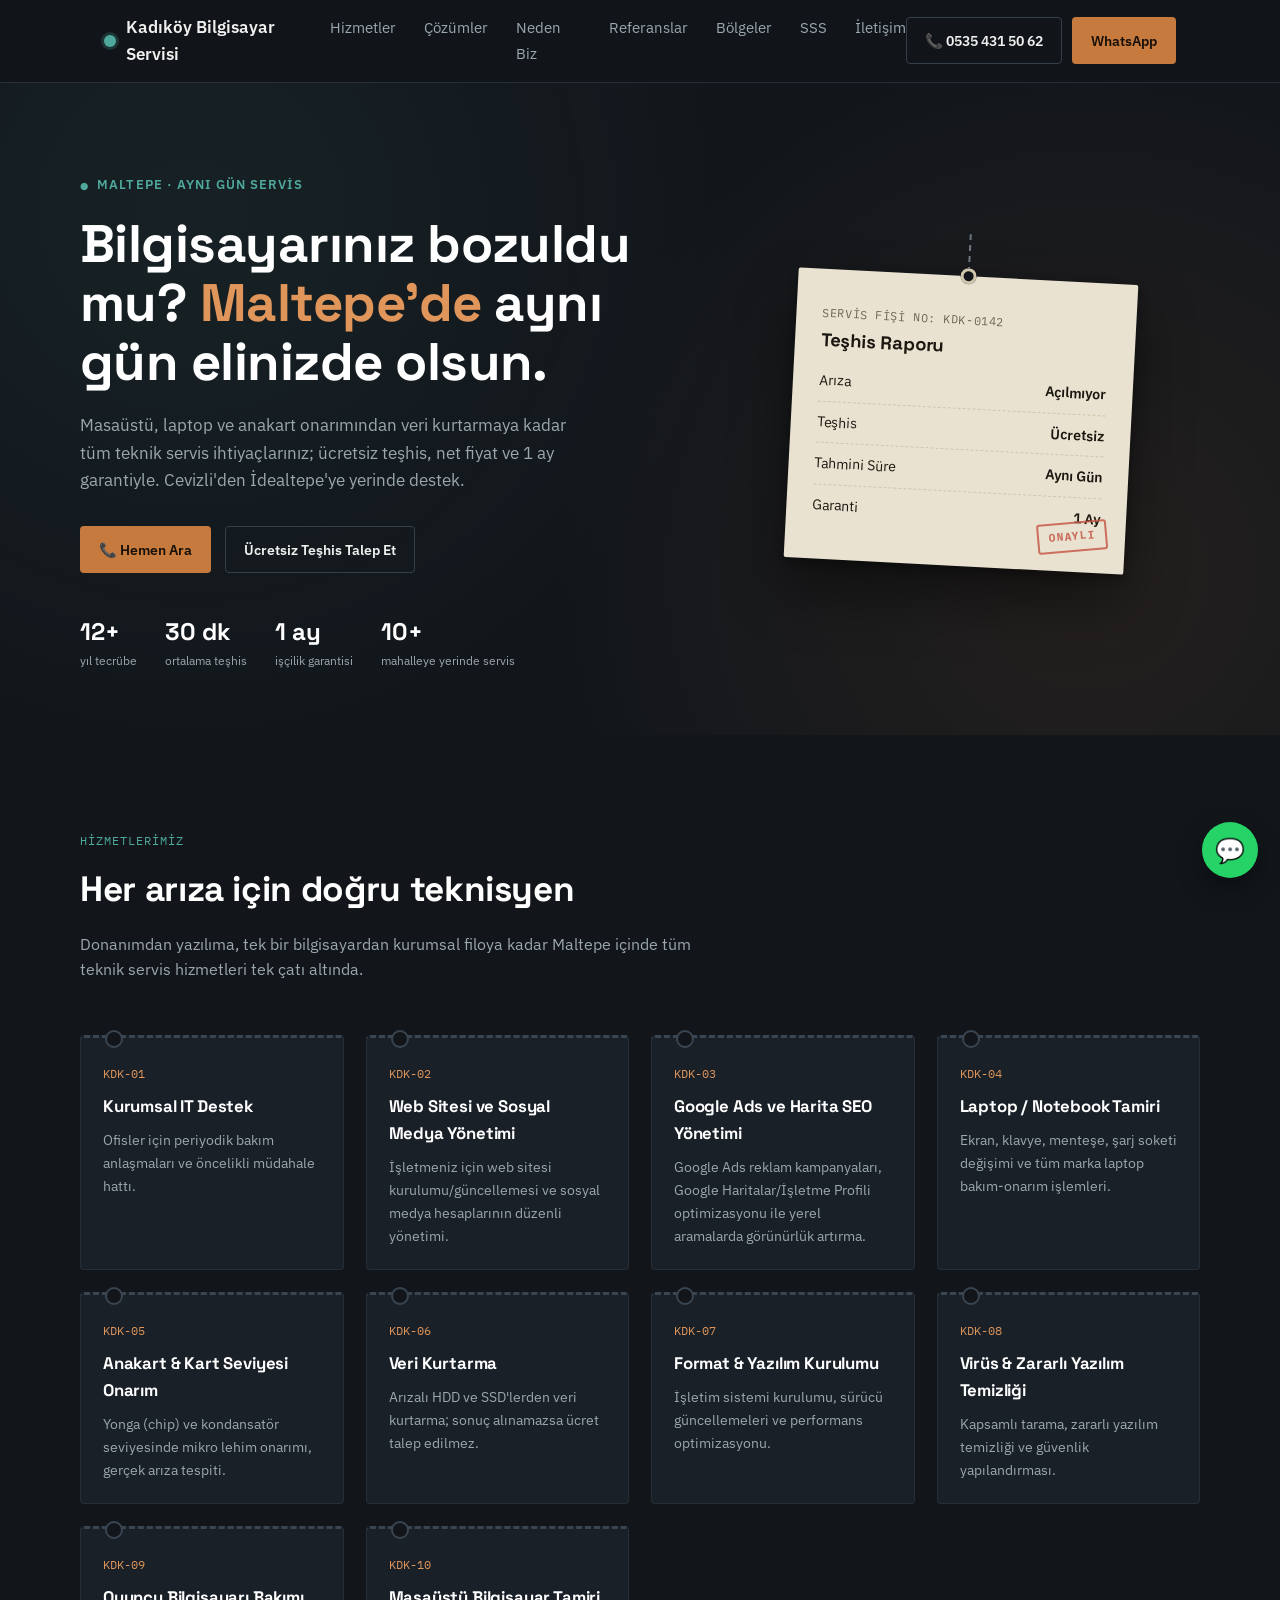
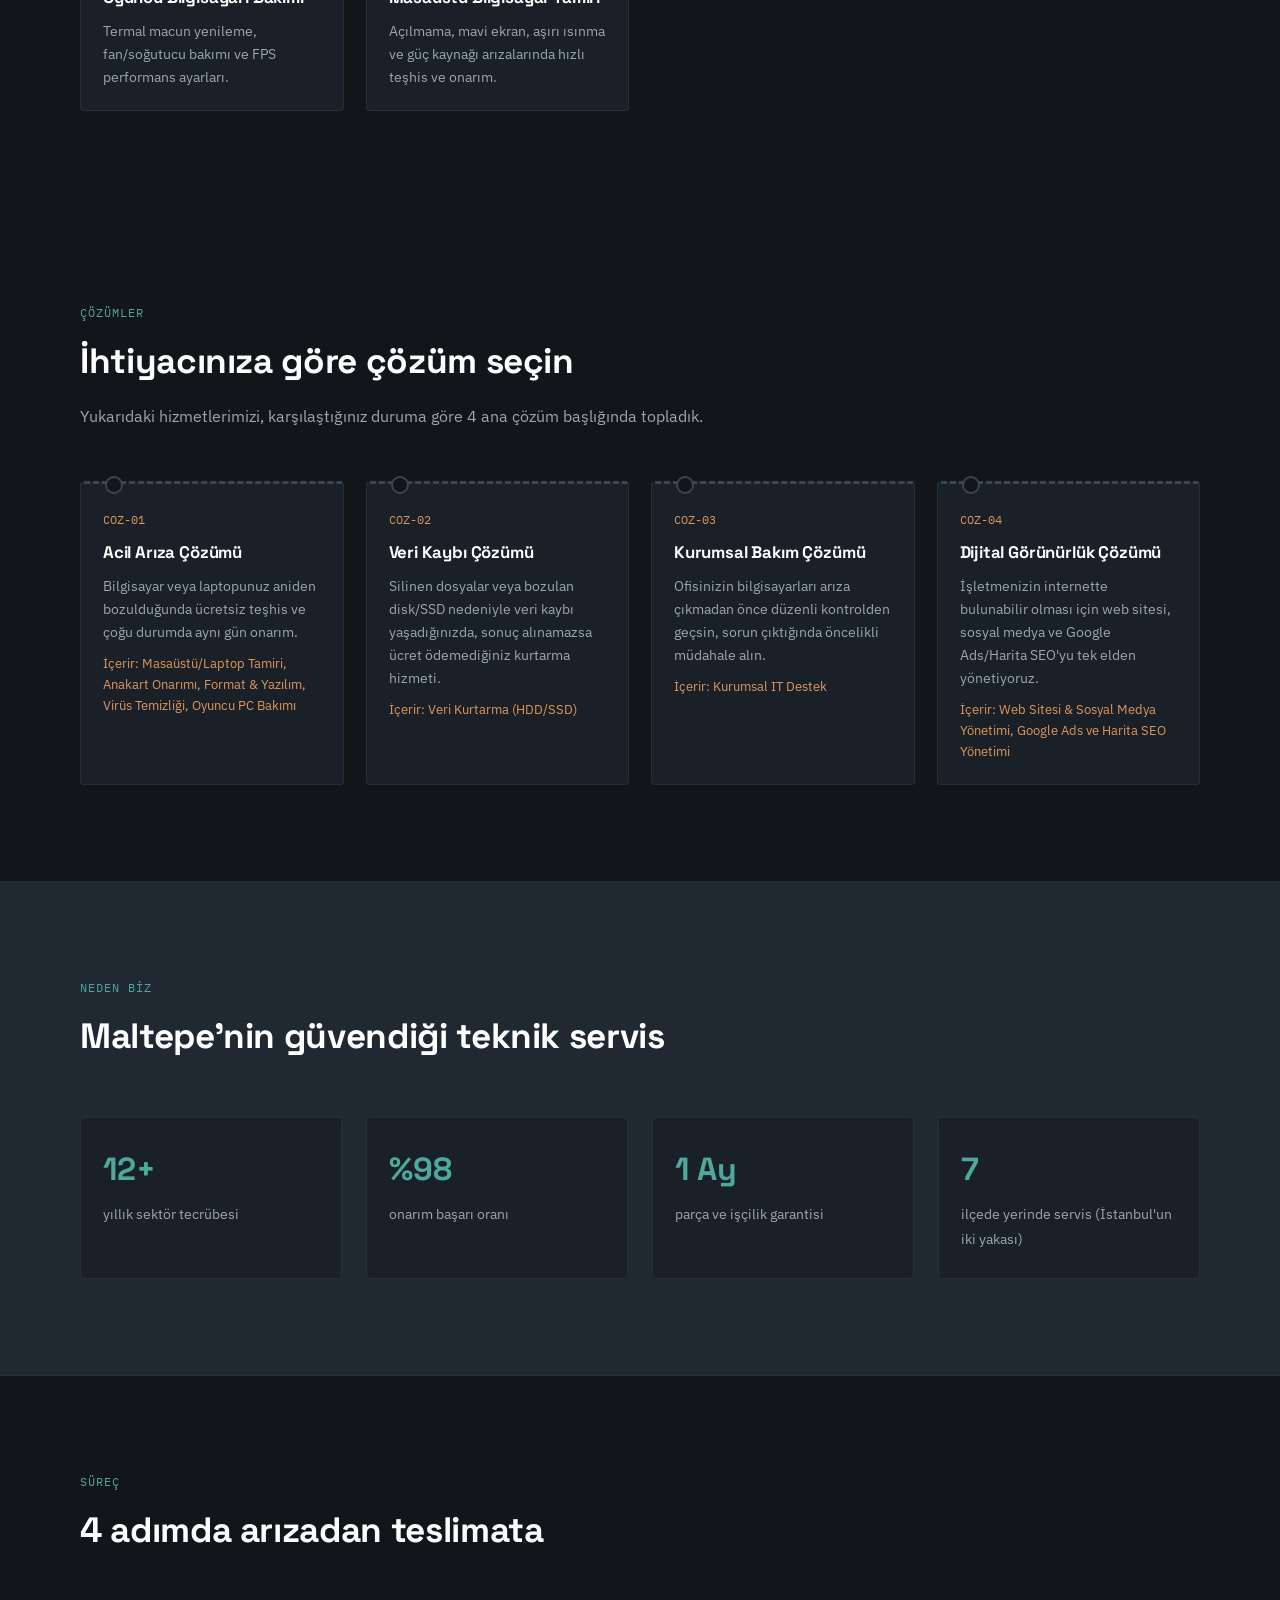
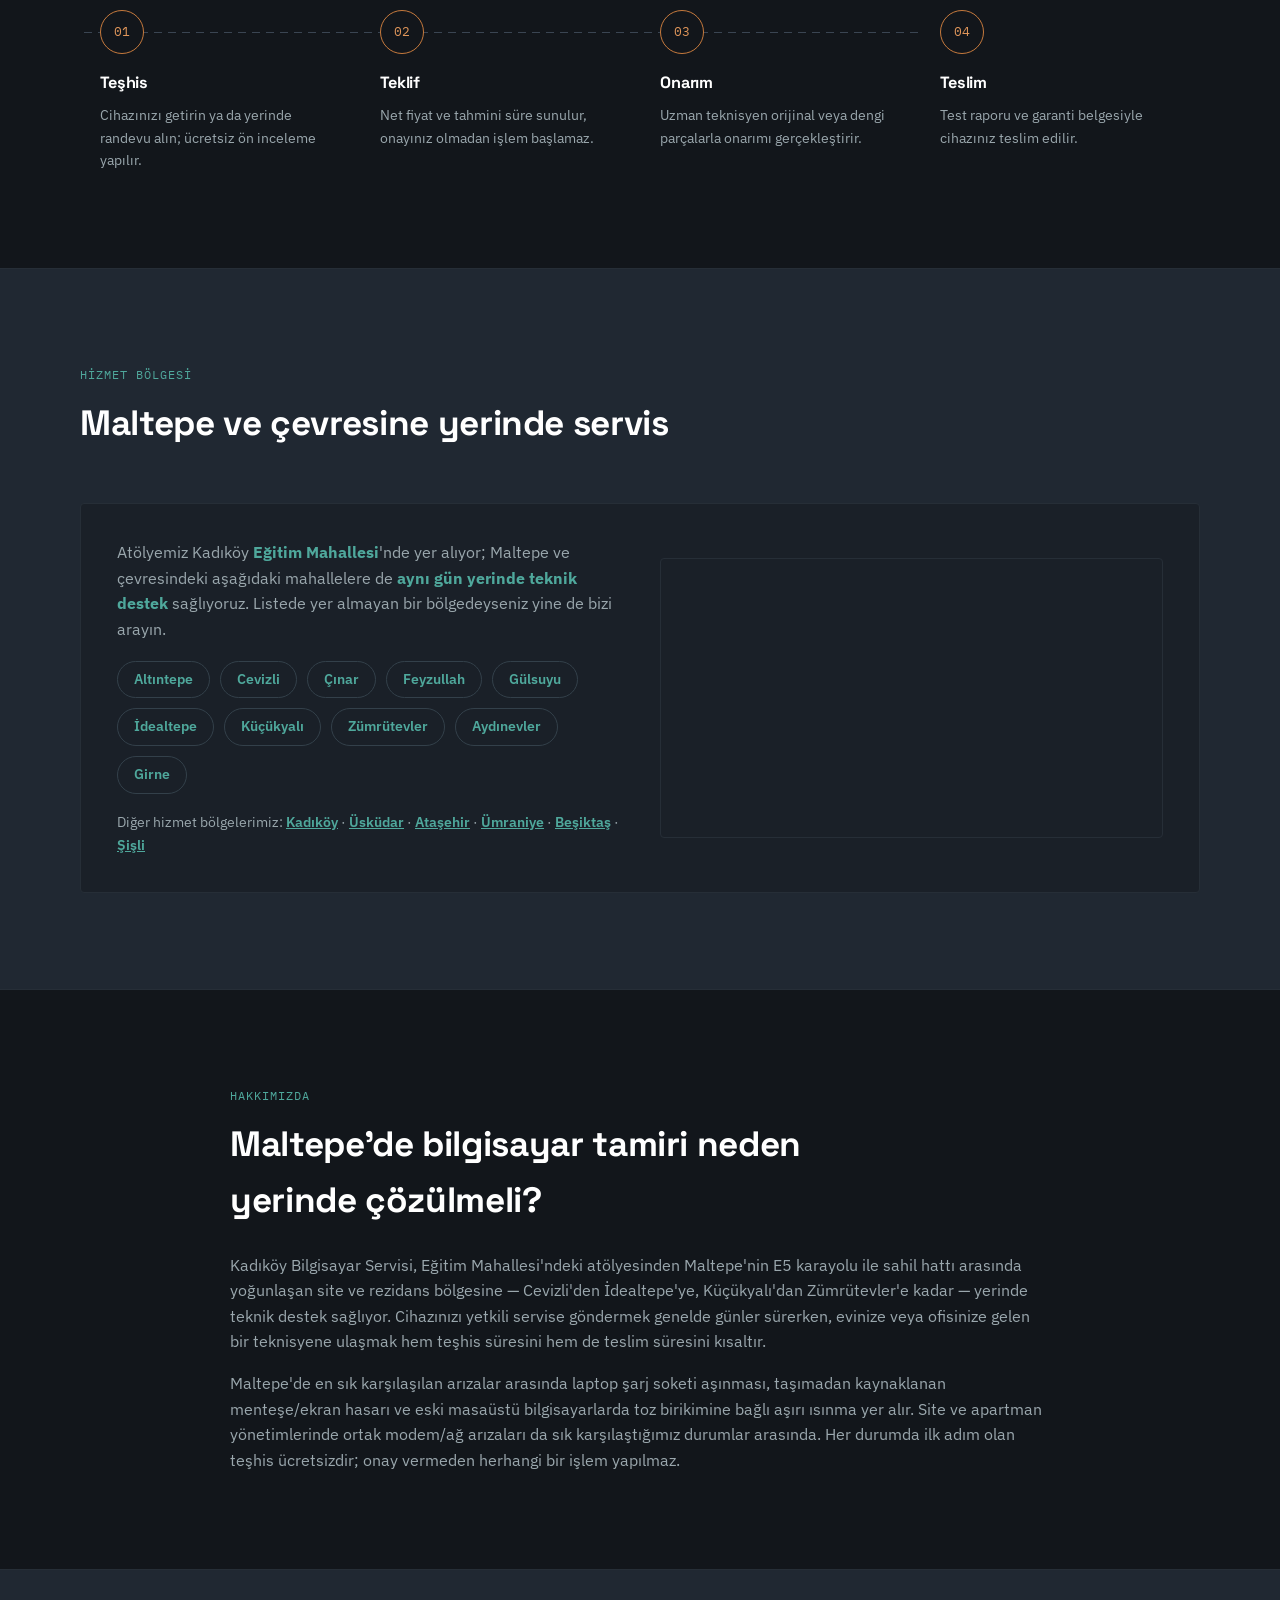
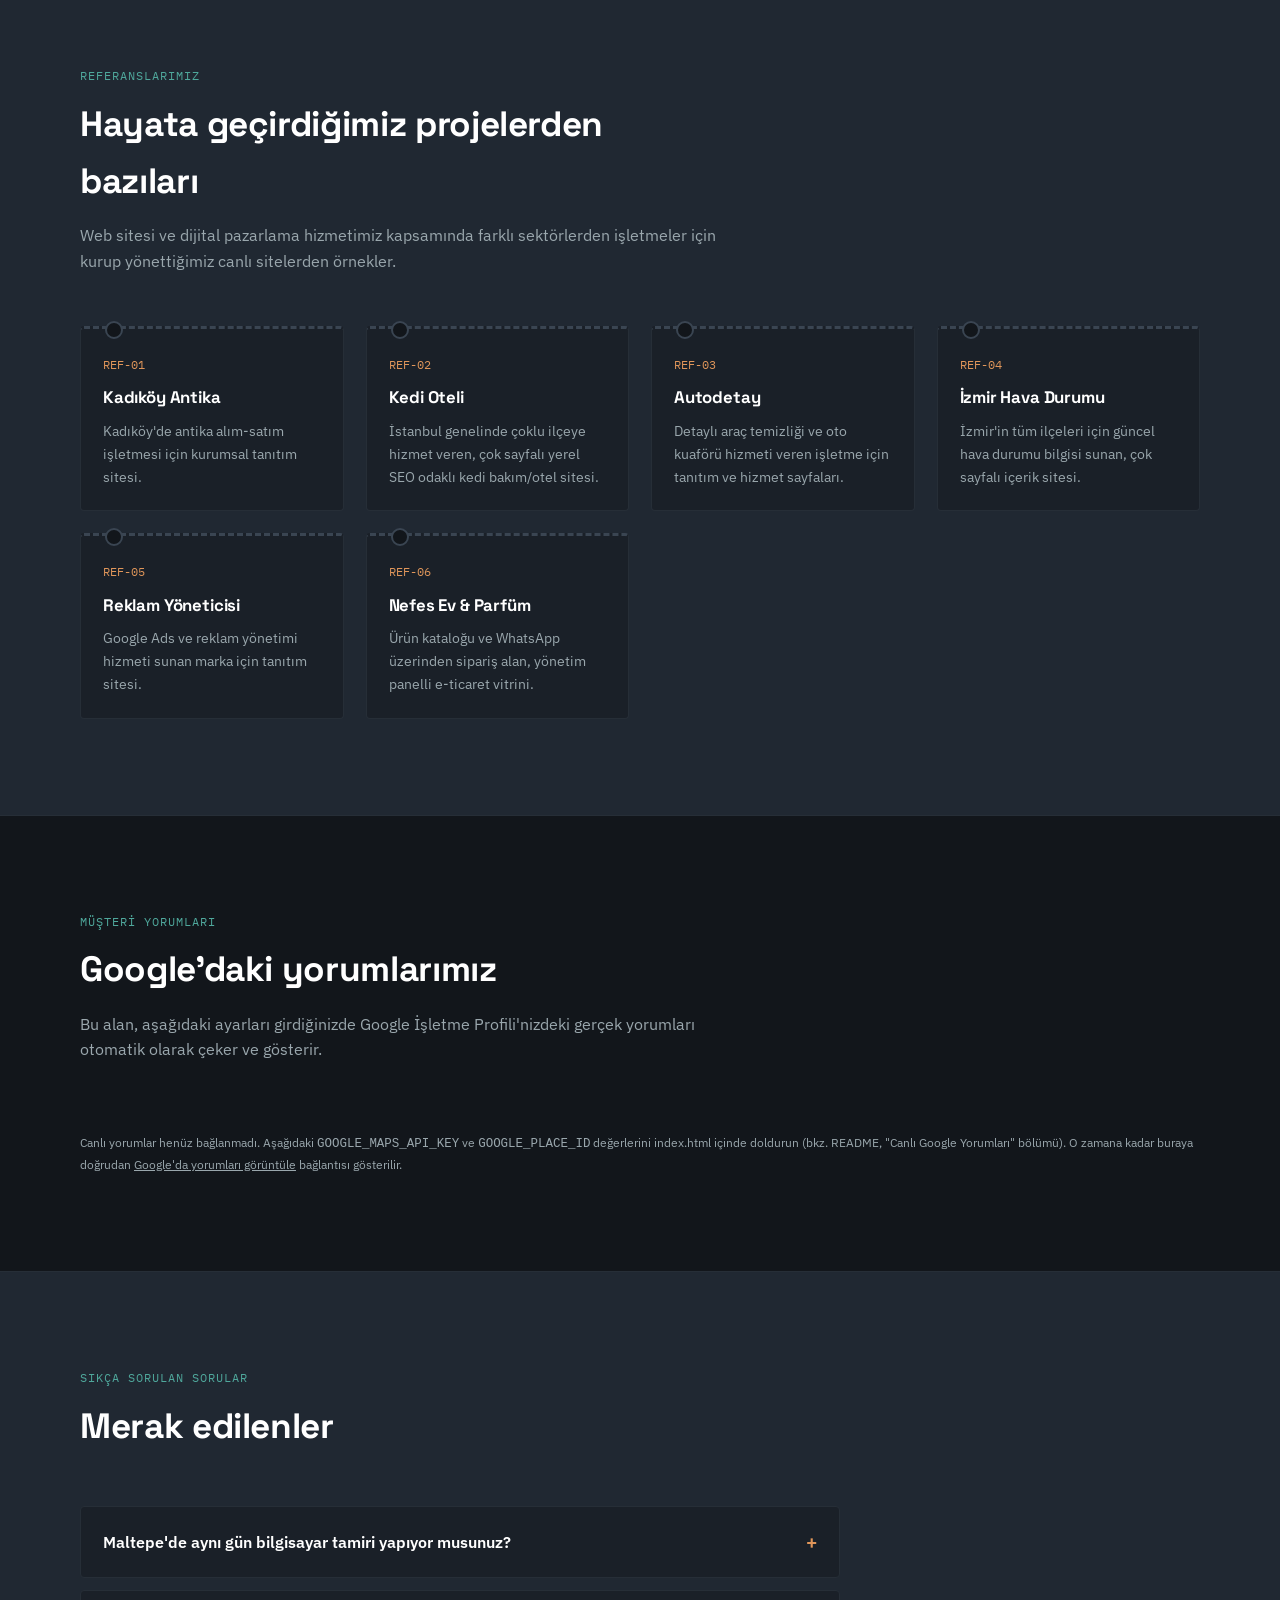
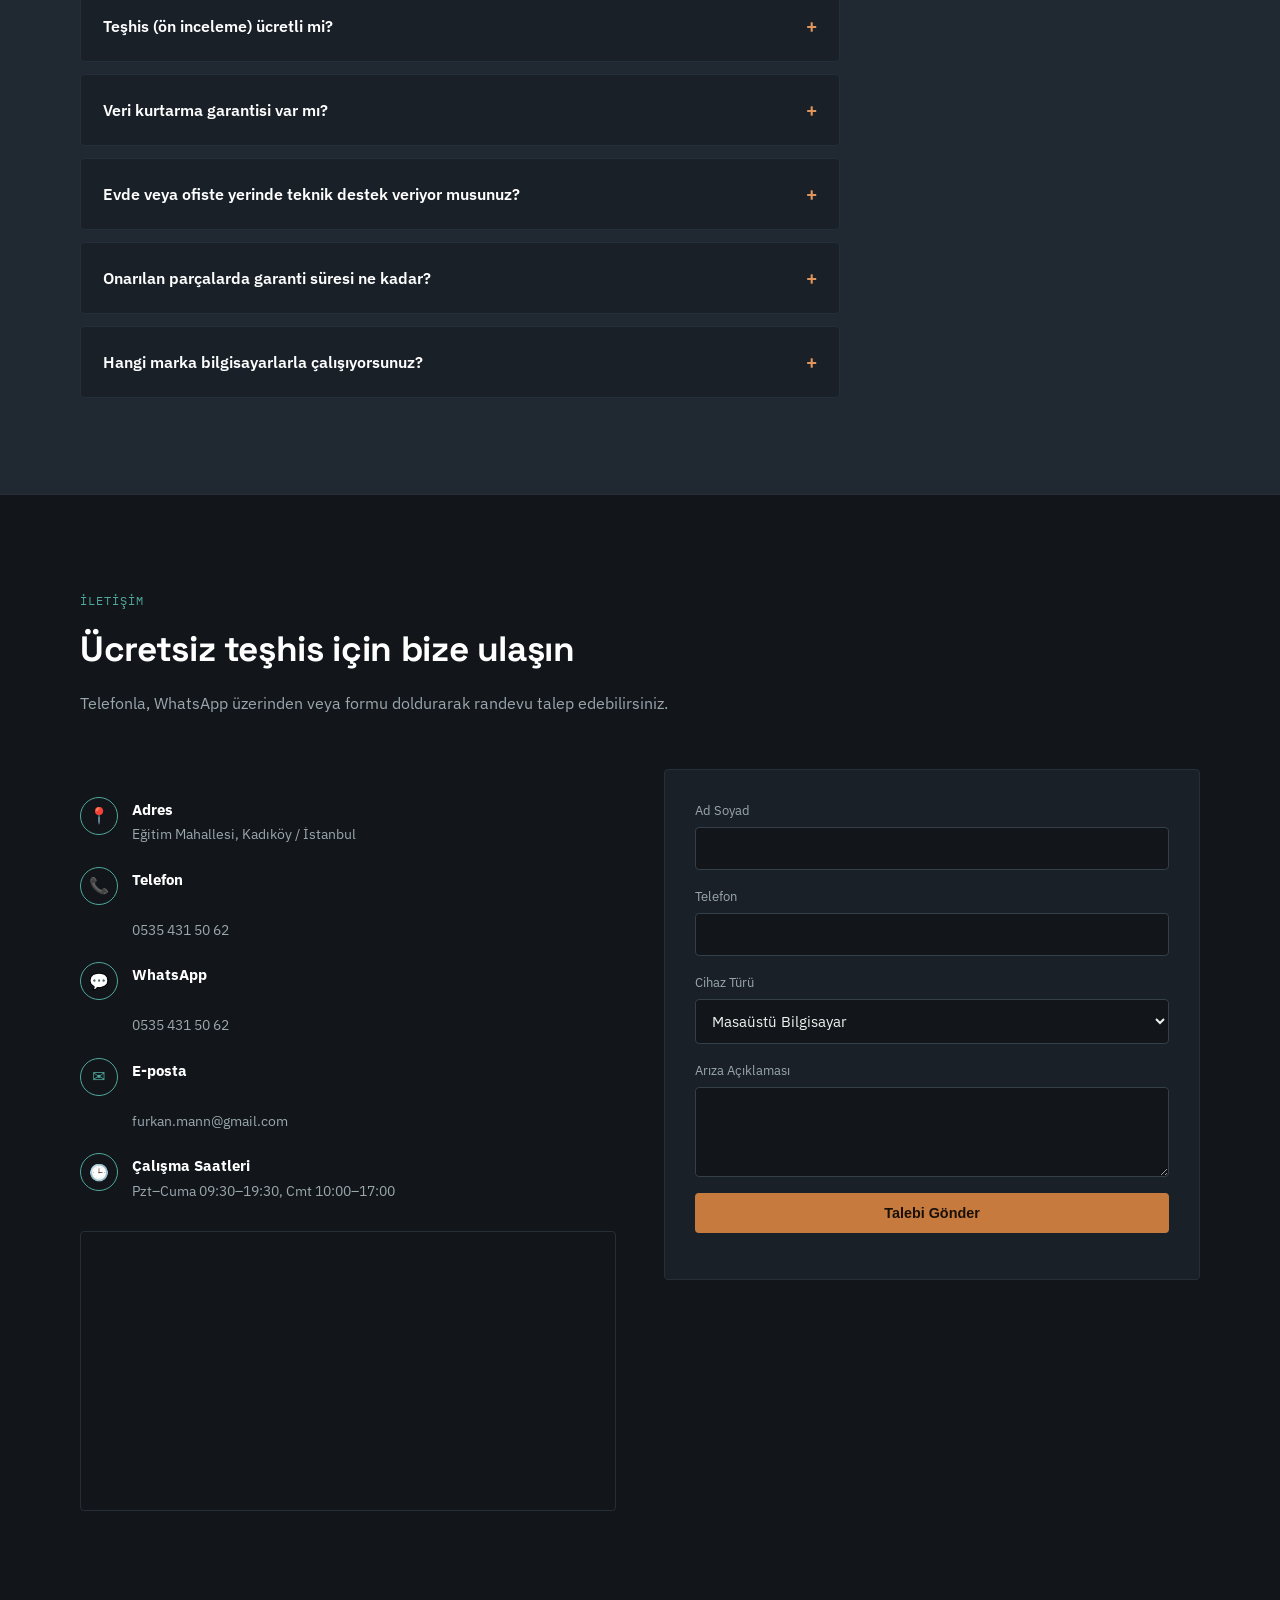
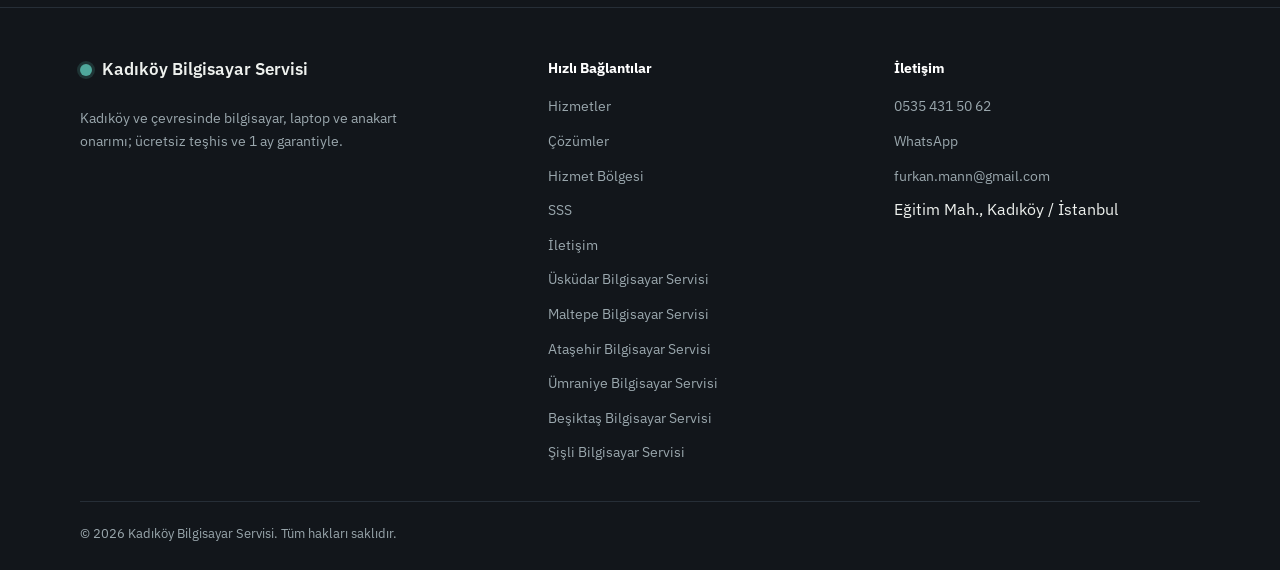
<file: maltepe-bilgisayar-servisi (1).html>
<!DOCTYPE html>
<html lang="tr">
<head>
<meta charset="UTF-8">
<meta name="viewport" content="width=device-width, initial-scale=1.0">

<!-- ============ TEMEL SEO ============ -->
<title>Maltepe Bilgisayar Servisi | Aynı Gün Bilgisayar ve Laptop Tamiri</title>
<meta name="description" content="Maltepe'de bilgisayar, laptop ve anakart tamiri. Ücretsiz teşhis, aynı gün teslim, 1 ay garanti. Maltepe ve çevresine yerinde servis. Hemen arayın.">
<meta name="keywords" content="maltepe bilgisayar servisi, maltepe bilgisayar tamiri, maltepe laptop tamiri, maltepe notebook tamiri, maltepe veri kurtarma, kadıköy bilgisayar servisi, google ads yönetimi, harita seo">
<meta name="author" content="Kadıköy Bilgisayar Servisi">
<meta name="robots" content="index, follow, max-image-preview:large">
<link rel="canonical" href="https://bilgisayarservisi.site/maltepe-bilgisayar-servisi.html">

<!-- Coğrafi / yerel SEO etiketleri -->
<meta name="geo.region" content="TR-34">
<meta name="geo.placename" content="Kadıköy, İstanbul">
<meta name="geo.position" content="40.9827;29.0270">
<meta name="ICBM" content="40.9827, 29.0270">

<!-- ============ SOSYAL PAYLAŞIM (Open Graph / Twitter) ============ -->
<meta property="og:type" content="website">
<meta property="og:title" content="Maltepe Bilgisayar Servisi | Aynı Gün Bilgisayar ve Laptop Tamiri">
<meta property="og:description" content="Maltepe'de bilgisayar, laptop ve anakart tamiri. Ücretsiz teşhis, aynı gün teslim, 1 ay garanti.">
<meta property="og:url" content="https://bilgisayarservisi.site/maltepe-bilgisayar-servisi.html">
<meta property="og:locale" content="tr_TR">
<meta property="og:image" content="https://bilgisayarservisi.site/assets/og-image.png">
<meta property="og:image:width" content="1200">
<meta property="og:image:height" content="630">
<meta property="og:image:alt" content="Kadıköy Bilgisayar Servisi — Aynı gün bilgisayar ve laptop tamiri">
<meta name="twitter:image" content="https://bilgisayarservisi.site/assets/og-image.png">
<meta property="og:site_name" content="Kadıköy Bilgisayar Servisi">
<meta name="twitter:card" content="summary_large_image">
<meta name="twitter:title" content="Maltepe Bilgisayar Servisi | Aynı Gün Bilgisayar ve Laptop Tamiri">
<meta name="twitter:description" content="Ücretsiz teşhis, aynı gün teslim, 1 ay garanti. Maltepe ve çevresine yerinde servis.">

<!-- ============ FAVICON (basit, harici dosya gerektirmeyen inline SVG) ============ -->
<link rel="icon" href="data:image/svg+xml,%3Csvg xmlns='http://www.w3.org/2000/svg' viewBox='0 0 100 100'%3E%3Crect width='100' height='100' rx='20' fill='%2312161b'/%3E%3Ccircle cx='50' cy='42' r='20' fill='none' stroke='%23c67a3d' stroke-width='6'/%3E%3Cline x1='50' y1='62' x2='50' y2='80' stroke='%234fa89c' stroke-width='6'/%3E%3C/svg%3E">

<!-- ============ FONTLAR ============ -->
<link rel="preconnect" href="https://fonts.googleapis.com">
<link rel="preconnect" href="https://fonts.gstatic.com" crossorigin>
<link href="https://fonts.googleapis.com/css2?family=Space+Grotesk:wght@500;600;700&family=IBM+Plex+Sans:wght@400;500;600&family=IBM+Plex+Mono:wght@500;600&display=swap" rel="stylesheet">

<!-- ============ YAPILANDIRILMIŞ VERİ (Schema.org) — SEO + GEO (AI arama motorları) ============ -->
<script type="application/ld+json">
{
  "@context": "https://schema.org",
  "@type": "ElectronicsStore",
  "name": "Kadıköy Bilgisayar Servisi",
  "alternateName": "Kadıköy Bilgisayar Tamiri",
  "url": "https://bilgisayarservisi.site/maltepe-bilgisayar-servisi.html",
  "telephone": "+905354315062",
  "email": "furkan.mann@gmail.com",
  "priceRange": "₺₺",
  "image": "https://bilgisayarservisi.site/assets/og-image.png",
  "address": {
    "@type": "PostalAddress",
    "addressLocality": "Kadıköy",
    "addressRegion": "İstanbul",
    "postalCode": "34722",
    "addressCountry": "TR"
  },
  "geo": {
    "@type": "GeoCoordinates",
    "latitude": 40.9827,
    "longitude": 29.0270
  },
  "openingHoursSpecification": [
    {
      "@type": "OpeningHoursSpecification",
      "dayOfWeek": ["Monday","Tuesday","Wednesday","Thursday","Friday"],
      "opens": "09:30",
      "closes": "19:30"
    },
    {
      "@type": "OpeningHoursSpecification",
      "dayOfWeek": ["Saturday"],
      "opens": "10:00",
      "closes": "17:00"
    }
  ],
  "areaServed": [
    {"@type": "Place", "name": "Eğitim"},
    {"@type": "Place", "name": "Üsküdar"},
    {"@type": "Place", "name": "Maltepe"},
    {"@type": "Place", "name": "Ataşehir"},
    {"@type": "Place", "name": "Ümraniye"},
    {"@type": "Place", "name": "Beşiktaş"},
    {"@type": "Place", "name": "Şişli"},
    {"@type": "Place", "name": "Moda"},
    {"@type": "Place", "name": "Caferağa"},
    {"@type": "Place", "name": "Osmanağa"},
    {"@type": "Place", "name": "Rasimpaşa"},
    {"@type": "Place", "name": "Göztepe"},
    {"@type": "Place", "name": "Erenköy"},
    {"@type": "Place", "name": "Suadiye"},
    {"@type": "Place", "name": "Fenerbahçe"},
    {"@type": "Place", "name": "Kozyatağı"},
    {"@type": "Place", "name": "Bostancı"}
  ],
  "sameAs": [
    "https://www.instagram.com/KULLANICI_ADI",
    "https://wa.me/905354315062"
  ]
}
</script>

<script type="application/ld+json">
{
  "@context": "https://schema.org",
  "@type": "FAQPage",
  "mainEntity": [
    {
      "@type": "Question",
      "name": "Maltepe'de aynı gün bilgisayar tamiri yapıyor musunuz?",
      "acceptedAnswer": {
        "@type": "Answer",
        "text": "Evet. Maltepe'de arıza teşhisi genellikle 30 dakika içinde tamamlanır; parça stoktaysa çoğu laptop ve masaüstü onarımı aynı gün içinde teslim edilir. Anakart seviyesi tamir ve parça temini gereken durumlarda süre değişebilir."
      }
    },
    {
      "@type": "Question",
      "name": "Teşhis (ön inceleme) ücretli mi?",
      "acceptedAnswer": {
        "@type": "Answer",
        "text": "İlk teşhis ücretsizdir. Arızayı tespit ettikten sonra net fiyat teklifi sunulur, onay vermeden herhangi bir işlem yapılmaz."
      }
    },
    {
      "@type": "Question",
      "name": "Veri kurtarma garantisi var mı?",
      "acceptedAnswer": {
        "@type": "Answer",
        "text": "Bozuk disk veya SSD üzerinden veri kurtarma başarı oranı arızanın türüne göre değişir. Ön inceleme sonrası kurtarılabilecek veri hakkında net bilgi verilir; veri kurtarılamazsa kurtarma ücreti alınmaz."
      }
    },
    {
      "@type": "Question",
      "name": "Evde veya ofiste yerinde teknik destek veriyor musunuz?",
      "acceptedAnswer": {
        "@type": "Answer",
        "text": "Evet, Kadıköy, Üsküdar, Maltepe, Ataşehir, Ümraniye, Beşiktaş ve Şişli'nin çeşitli mahallelerine yerinde teknik destek sağlanmaktadır; İstanbul'un iki yakasında da hizmet veriyoruz."
      }
    },
    {
      "@type": "Question",
      "name": "Onarılan parçalarda garanti süresi ne kadar?",
      "acceptedAnswer": {
        "@type": "Answer",
        "text": "Değişen parçalar ve yapılan işçilik 1 ay garanti kapsamındadır. Garanti belgesi teslimat sırasında verilir."
      }
    },
    {
      "@type": "Question",
      "name": "Hangi marka bilgisayarlarla çalışıyorsunuz?",
      "acceptedAnswer": {
        "@type": "Answer",
        "text": "Apple (MacBook), Asus, Lenovo, HP, Dell, Casper, Monster, MSI ve Acer dahil olmak üzere hemen hemen tüm marka masaüstü ve laptop modellerine servis verilmektedir."
      }
    }
  ]
}
</script>

<style>
  :root{
    --graphite: #12161b;
    --panel: #1a2028;
    --panel-2: #202832;
    --paper: #e9e2d0;
    --paper-line: #cfc6ab;
    --copper: #c67a3d;
    --copper-bright: #e0965a;
    --teal: #4fa89c;
    --text: #eef1ee;
    --text-muted: #9aa7ad;
    --ink: #1b1710;
    --danger: #c65a4a;
    --radius: 4px;
    --max: 1120px;
  }

  *{box-sizing:border-box; margin:0; padding:0;}
  html{scroll-behavior:smooth;}

  body{
    background:var(--graphite);
    color:var(--text);
    font-family:'IBM Plex Sans', system-ui, sans-serif;
    line-height:1.6;
    -webkit-font-smoothing:antialiased;
  }

  @media (prefers-reduced-motion: reduce){
    html{scroll-behavior:auto;}
    *{animation-duration:0.001ms !important; transition-duration:0.001ms !important;}
  }

  h1,h2,h3,.mono{font-family:'Space Grotesk', sans-serif; letter-spacing:-0.01em;}
  .label, .tag-serial, .stamp, .price{font-family:'IBM Plex Mono', monospace;}

  a{color:inherit;}
  img{max-width:100%; display:block;}
  section{padding:96px 24px;}
  .wrap{max-width:var(--max); margin:0 auto;}

  :focus-visible{outline:3px solid var(--teal); outline-offset:3px;}

  /* ============ NAV ============ */
  header.site-header{
    position:sticky; top:0; z-index:50;
    background:rgba(18,22,27,0.92);
    backdrop-filter:blur(8px);
    border-bottom:1px solid #262e37;
  }
  .nav{
    max-width:var(--max); margin:0 auto;
    display:flex; align-items:center; justify-content:space-between;
    padding:14px 24px;
  }
  .logo{
    display:flex; align-items:center; gap:10px;
    font-size:1.05rem; font-weight:600; color:var(--text);
    text-decoration:none;
  }
  .logo .dot{
    width:12px; height:12px; border-radius:50%;
    background:var(--teal);
    box-shadow:0 0 0 3px rgba(79,168,156,0.2);
    flex-shrink:0;
  }
  .nav-links{display:flex; gap:28px; list-style:none;}
  .nav-links li{list-style:none;}
  .nav-links a{
    font-size:0.92rem; color:var(--text-muted); text-decoration:none;
    transition:color .15s ease;
  }
  .nav-links a:hover{color:var(--copper-bright);}
  .mobile-cta-item{display:none;}
  .nav-cta{
    display:flex; gap:10px; align-items:center;
  }
  .btn{
    display:inline-flex; align-items:center; gap:8px;
    padding:11px 18px; border-radius:var(--radius);
    font-size:0.9rem; font-weight:600; text-decoration:none;
    border:1px solid transparent; cursor:pointer;
    transition:transform .15s ease, box-shadow .15s ease, background .15s ease;
    white-space:nowrap;
  }
  .btn:hover{transform:translateY(-1px);}
  .btn-primary{background:var(--copper); color:#181008;}
  .btn-primary:hover{background:var(--copper-bright); box-shadow:0 6px 18px rgba(198,122,61,0.35);}
  .btn-ghost{border-color:#33404a; color:var(--text);}
  .btn-ghost:hover{border-color:var(--teal); color:var(--teal);}
  .btn-block{width:100%; justify-content:center;}

  .nav-toggle{display:none; background:none; border:1px solid #33404a; border-radius:var(--radius); color:var(--text); width:40px; height:40px; font-size:1.2rem;}

  /* ============ HERO ============ */
  .hero{
    padding:88px 24px 64px;
    position:relative;
    overflow:hidden;
    background:
      radial-gradient(circle at 15% 20%, rgba(79,168,156,0.08), transparent 45%),
      radial-gradient(circle at 85% 75%, rgba(198,122,61,0.10), transparent 45%);
  }
  .hero-grid{
    max-width:var(--max); margin:0 auto;
    display:grid; grid-template-columns:1.1fr 0.9fr; gap:56px; align-items:center;
  }
  .eyebrow{
    display:inline-flex; align-items:center; gap:8px;
    color:var(--teal); font-size:0.8rem; letter-spacing:0.08em; text-transform:uppercase;
    margin-bottom:18px; font-weight:600;
  }
  .eyebrow::before{content:"●"; font-size:0.6rem;}
  h1{font-size:clamp(2.1rem, 4.2vw, 3.3rem); line-height:1.12; font-weight:700; color:#fff; margin-bottom:20px;}
  h1 .accent{color:var(--copper-bright);}
  .hero p.lead{color:var(--text-muted); font-size:1.08rem; max-width:520px; margin-bottom:32px;}
  .hero-actions{display:flex; gap:14px; flex-wrap:wrap; margin-bottom:40px;}
  .trust-row{display:flex; gap:28px; flex-wrap:wrap;}
  .trust-item{display:flex; flex-direction:column;}
  .trust-item strong{font-family:'Space Grotesk'; font-size:1.5rem; color:#fff;}
  .trust-item span{font-size:0.78rem; color:var(--text-muted);}

  /* Signature element: hanging repair ticket */
  .ticket-stub{
    position:relative;
    justify-self:center;
    background:var(--paper);
    color:var(--ink);
    width:min(340px, 100%);
    padding:30px 26px 34px;
    border-radius:2px;
    transform:rotate(3deg);
    box-shadow:0 30px 60px rgba(0,0,0,0.45), 0 4px 10px rgba(0,0,0,0.3);
  }
  .ticket-stub::before{
    content:"";
    position:absolute; left:50%; top:-42px; transform:translateX(-50%);
    width:2px; height:44px;
    background:repeating-linear-gradient(180deg, #6b7680 0 6px, transparent 6px 11px);
  }
  .ticket-hole{
    position:absolute; left:50%; top:-8px; transform:translateX(-50%);
    width:16px; height:16px; border-radius:50%;
    background:var(--graphite);
    box-shadow:inset 0 0 0 3px var(--paper-line);
  }
  .ticket-stub .tag-serial{font-size:0.72rem; letter-spacing:0.05em; color:#6b6250; margin-bottom:14px;}
  .ticket-stub h3{font-size:1.15rem; margin-bottom:6px; color:var(--ink);}
  .ticket-stub .ticket-row{
    display:flex; justify-content:space-between; padding:9px 0; border-bottom:1px dashed var(--paper-line);
    font-size:0.88rem;
  }
  .ticket-stub .ticket-row:last-of-type{border-bottom:none;}
  .ticket-stub .ticket-row span:last-child{font-weight:600;}
  .stamp{
    position:absolute; right:18px; bottom:20px;
    border:2px solid var(--danger); color:var(--danger);
    padding:4px 10px; border-radius:3px;
    font-size:0.7rem; font-weight:700; letter-spacing:0.06em;
    transform:rotate(-8deg);
    opacity:0.85;
  }

  /* ============ SECTION HEADERS ============ */
  .section-head{max-width:640px; margin-bottom:52px;}
  .section-head .label{color:var(--teal); font-size:0.78rem; letter-spacing:0.08em; text-transform:uppercase; display:block; margin-bottom:10px;}
  .section-head h2{font-size:clamp(1.6rem, 3vw, 2.2rem); color:#fff; margin-bottom:14px;}
  .section-head p{color:var(--text-muted);}

  /* ============ SERVICES — repair tag cards ============ */
  .services-grid{
    display:grid; grid-template-columns:repeat(auto-fit, minmax(250px, 1fr)); gap:22px;
  }
  .service-tag{
    position:relative;
    background:var(--panel);
    border:1px solid #262e37;
    border-top:3px dashed #3a4552;
    border-radius:var(--radius);
    padding:26px 22px 22px;
    transition:transform .18s ease, border-color .18s ease;
  }
  .service-tag:hover{transform:translateY(-4px) rotate(-0.4deg); border-top-color:var(--copper);}
  .service-tag::before{
    content:"";
    position:absolute; top:-8px; left:24px;
    width:14px; height:14px; border-radius:50%;
    background:var(--graphite); border:2px solid #3a4552;
  }
  .service-tag .tag-serial{color:var(--copper-bright); font-size:0.75rem; margin-bottom:10px; display:block;}
  .service-tag h3{font-size:1.05rem; color:#fff; margin-bottom:8px;}
  .service-tag p{color:var(--text-muted); font-size:0.9rem;}

  /* ============ WHY US / STATS ============ */
  .why-grid{display:grid; grid-template-columns:repeat(4, 1fr); gap:24px;}
  .why-card{
    background:var(--panel); border:1px solid #262e37; border-radius:var(--radius);
    padding:26px 22px; text-align:left;
  }
  .why-card strong{font-family:'Space Grotesk'; font-size:2rem; color:var(--teal); display:block; margin-bottom:6px;}
  .why-card span{color:var(--text-muted); font-size:0.88rem;}

  /* ============ PROCESS ============ */
  .process-row{
    display:grid; grid-template-columns:repeat(4, 1fr); gap:0;
    position:relative;
  }
  .process-step{
    padding:0 20px; position:relative;
  }
  .process-step:not(:last-child)::after{
    content:"";
    position:absolute; top:22px; right:-4px; width:100%; height:1px;
    background:repeating-linear-gradient(90deg, #3a4552 0 8px, transparent 8px 14px);
  }
  .process-num{
    font-family:'IBM Plex Mono'; font-size:0.8rem; color:var(--copper-bright);
    width:44px; height:44px; border:1px solid var(--copper); border-radius:50%;
    display:flex; align-items:center; justify-content:center; margin-bottom:16px;
    background:var(--graphite); position:relative; z-index:1;
  }
  .process-step h3{font-size:1.02rem; color:#fff; margin-bottom:8px;}
  .process-step p{color:var(--text-muted); font-size:0.88rem;}

  /* ============ AREAS SERVED ============ */
  .areas-panel{
    background:var(--panel); border:1px solid #262e37; border-radius:var(--radius);
    padding:36px; display:grid; grid-template-columns:1fr 1fr; gap:40px; align-items:center;
  }
  .area-chip-list{display:flex; flex-wrap:wrap; gap:10px;}
  .area-chip{
    border:1px solid #33404a; border-radius:99px; padding:7px 16px;
    font-size:0.85rem; color:var(--text-muted);
  }
  .area-chip strong{color:var(--teal); font-weight:600;}

  /* ============ TESTIMONIALS ============ */
  .testi-grid{display:grid; grid-template-columns:repeat(3, 1fr); gap:22px;}
  .testi-card{
    background:var(--panel); border:1px solid #262e37; border-radius:var(--radius);
    padding:26px; display:flex; flex-direction:column; gap:14px;
  }
  .stars{color:var(--copper-bright); letter-spacing:2px; font-size:0.95rem;}
  .testi-card p.quote{color:var(--text); font-size:0.94rem;}
  .testi-who{display:flex; justify-content:space-between; font-size:0.82rem; color:var(--text-muted); border-top:1px solid #262e37; padding-top:12px;}

  /* ============ FAQ ============ */
  .faq-list{display:flex; flex-direction:column; gap:12px; max-width:760px;}
  .faq-item{background:var(--panel); border:1px solid #262e37; border-radius:var(--radius); overflow:hidden;}
  .faq-q{
    width:100%; text-align:left; background:none; border:none; color:#fff;
    padding:20px 22px; font-size:1rem; font-weight:600; cursor:pointer;
    display:flex; justify-content:space-between; align-items:center; gap:16px;
    font-family:'IBM Plex Sans';
  }
  .faq-q .plus{font-family:'IBM Plex Mono'; color:var(--copper-bright); font-size:1.2rem; transition:transform .2s ease; flex-shrink:0;}
  .faq-item[data-open="true"] .faq-q .plus{transform:rotate(45deg);}
  .faq-a{max-height:0; overflow:hidden; transition:max-height .25s ease;}
  .faq-a p{padding:0 22px 20px; color:var(--text-muted); font-size:0.92rem;}

  /* ============ CONTACT ============ */
  .contact-grid{display:grid; grid-template-columns:1fr 1fr; gap:48px; align-items:start;}
  .contact-info-list{display:flex; flex-direction:column; gap:20px; margin:28px 0;}
  .contact-info-item{display:flex; gap:14px;}
  .contact-icon{
    width:38px; height:38px; border-radius:50%; border:1px solid var(--teal); color:var(--teal);
    display:flex; align-items:center; justify-content:center; flex-shrink:0; font-size:1rem;
  }
  .contact-info-item strong{display:block; color:#fff; font-size:0.95rem;}
  .contact-info-item span, .contact-info-item a{color:var(--text-muted); font-size:0.9rem; text-decoration:none;}
  .map-frame{
    border:1px solid #262e37; border-radius:var(--radius); overflow:hidden; height:280px;
  }
  .map-frame iframe{width:100%; height:100%; border:0; filter:grayscale(0.3) invert(0.92) contrast(0.9);}

  form.contact-form{
    background:var(--panel); border:1px solid #262e37; border-radius:var(--radius); padding:30px;
    display:flex; flex-direction:column; gap:16px;
  }
  .form-row{display:flex; flex-direction:column; gap:6px;}
  .form-row label{font-size:0.82rem; color:var(--text-muted);}
  .form-row input, .form-row select, .form-row textarea{
    background:var(--graphite); border:1px solid #33404a; border-radius:var(--radius);
    padding:11px 12px; color:var(--text); font-family:inherit; font-size:0.92rem;
  }
  .form-row textarea{resize:vertical; min-height:90px;}
  .form-note{font-size:0.78rem; color:var(--text-muted);}

  /* ============ FOOTER ============ */
  footer{border-top:1px solid #262e37; padding:48px 24px 28px;}
  .footer-grid{display:grid; grid-template-columns:1.4fr 1fr 1fr; gap:40px; margin-bottom:36px;}
  .footer-grid h4{color:#fff; font-size:0.9rem; margin-bottom:14px;}
  .footer-grid ul{list-style:none; display:flex; flex-direction:column; gap:9px;}
  .footer-grid ul a{color:var(--text-muted); text-decoration:none; font-size:0.88rem;}
  .footer-grid ul a:hover{color:var(--teal);}
  .footer-bottom{
    display:flex; justify-content:space-between; align-items:center; flex-wrap:wrap; gap:12px;
    border-top:1px solid #262e37; padding-top:22px; font-size:0.8rem; color:var(--text-muted);
  }

  /* ============ FLOATING WHATSAPP ============ */
  .float-wa{
    position:fixed; bottom:22px; right:22px; z-index:60;
    width:56px; height:56px; border-radius:50%;
    background:#25D366; color:#0b1a10;
    display:flex; align-items:center; justify-content:center;
    box-shadow:0 10px 24px rgba(0,0,0,0.4);
    text-decoration:none; font-size:1.5rem;
  }

  /* ============ RESPONSIVE ============ */
  @media (max-width: 900px){
    .hero-grid{grid-template-columns:1fr;}
    .ticket-stub{margin-top:24px;}
    .why-grid{grid-template-columns:repeat(2,1fr);}
    .process-row{grid-template-columns:1fr; gap:32px;}
    .process-step::after{display:none;}
    .areas-panel{grid-template-columns:1fr;}
    .testi-grid{grid-template-columns:1fr;}
    .contact-grid{grid-template-columns:1fr;}
    .footer-grid{grid-template-columns:1fr; gap:26px;}
  }
  @media (max-width: 700px){
    .nav-links{display:none;}
    .nav-toggle{display:block;}
    .nav-cta{display:none;}
    .mobile-cta-item{display:block; margin-top:6px;}
    section{padding:64px 20px;}
  }
</style>
</head>
<body>

<!-- ============ HEADER ============ -->
<header class="site-header">
  <nav class="nav">
    <a href="#anasayfa" class="logo"><span class="dot"></span> Kadıköy Bilgisayar Servisi</a>
    <ul class="nav-links">
      <li><a href="#hizmetler">Hizmetler</a></li>
      <li><a href="#cozumler">Çözümler</a></li>
      <li><a href="#neden-biz">Neden Biz</a></li>
      <li><a href="#referanslar">Referanslar</a></li>
      <li><a href="#bolgeler">Bölgeler</a></li>
      <li><a href="#sss">SSS</a></li>
      <li><a href="#iletisim">İletişim</a></li>
      <li class="mobile-cta-item"><a href="tel:+905354315062" class="btn btn-ghost btn-block">📞 0535 431 50 62</a></li>
      <li class="mobile-cta-item"><a href="https://wa.me/905354315062" class="btn btn-primary btn-block">WhatsApp</a></li>
    </ul>
    <div class="nav-cta">
      <a href="tel:+905354315062" class="btn btn-ghost">📞 0535 431 50 62</a>
      <a href="https://wa.me/905354315062" class="btn btn-primary">WhatsApp</a>
    </div>
    <button class="nav-toggle" id="navToggle" aria-label="Menüyü aç">☰</button>
  </nav>
</header>

<!-- ============ HERO ============ -->
<section class="hero" id="anasayfa">
  <div class="hero-grid">
    <div>
      <span class="eyebrow">Maltepe · Aynı Gün Servis</span>
      <h1>Bilgisayarınız bozuldu mu? <span class="accent">Maltepe'de</span> aynı gün elinizde olsun.</h1>
      <p class="lead">Masaüstü, laptop ve anakart onarımından veri kurtarmaya kadar tüm teknik servis ihtiyaçlarınız; ücretsiz teşhis, net fiyat ve 1 ay garantiyle. Cevizli'den İdealtepe'ye yerinde destek.</p>
      <div class="hero-actions">
        <a href="tel:+905354315062" class="btn btn-primary">📞 Hemen Ara</a>
        <a href="#iletisim" class="btn btn-ghost">Ücretsiz Teşhis Talep Et</a>
      </div>
      <div class="trust-row">
        <div class="trust-item"><strong>12+</strong><span>yıl tecrübe</span></div>
        <div class="trust-item"><strong>30 dk</strong><span>ortalama teşhis</span></div>
        <div class="trust-item"><strong>1 ay</strong><span>işçilik garantisi</span></div>
        <div class="trust-item"><strong>10+</strong><span>mahalleye yerinde servis</span></div>
      </div>
    </div>

    <div class="ticket-stub">
      <div class="ticket-hole"></div>
      <span class="tag-serial">SERVİS FİŞİ NO: KDK-0142</span>
      <h3>Teşhis Raporu</h3>
      <div class="ticket-row"><span>Arıza</span><span>Açılmıyor</span></div>
      <div class="ticket-row"><span>Teşhis</span><span>Ücretsiz</span></div>
      <div class="ticket-row"><span>Tahmini Süre</span><span>Aynı Gün</span></div>
      <div class="ticket-row"><span>Garanti</span><span>1 Ay</span></div>
      <span class="stamp">ONAYLI</span>
    </div>
  </div>
</section>

<!-- ============ SERVICES ============ -->
<section id="hizmetler">
  <div class="wrap">
    <div class="section-head">
      <span class="label">Hizmetlerimiz</span>
      <h2>Her arıza için doğru teknisyen</h2>
      <p>Donanımdan yazılıma, tek bir bilgisayardan kurumsal filoya kadar Maltepe içinde tüm teknik servis hizmetleri tek çatı altında.</p>
    </div>
    <div class="services-grid">
      <article class="service-tag">
        <span class="tag-serial">KDK-01</span>
        <h3>Kurumsal IT Destek</h3>
        <p>Ofisler için periyodik bakım anlaşmaları ve öncelikli müdahale hattı.</p>
      </article>
      <article class="service-tag">
        <span class="tag-serial">KDK-02</span>
        <h3>Web Sitesi ve Sosyal Medya Yönetimi</h3>
        <p>İşletmeniz için web sitesi kurulumu/güncellemesi ve sosyal medya hesaplarının düzenli yönetimi.</p>
      </article>
      <article class="service-tag">
        <span class="tag-serial">KDK-03</span>
        <h3>Google Ads ve Harita SEO Yönetimi</h3>
        <p>Google Ads reklam kampanyaları, Google Haritalar/İşletme Profili optimizasyonu ile yerel aramalarda görünürlük artırma.</p>
      </article>
      <article class="service-tag">
        <span class="tag-serial">KDK-04</span>
        <h3>Laptop / Notebook Tamiri</h3>
        <p>Ekran, klavye, menteşe, şarj soketi değişimi ve tüm marka laptop bakım-onarım işlemleri.</p>
      </article>
      <article class="service-tag">
        <span class="tag-serial">KDK-05</span>
        <h3>Anakart & Kart Seviyesi Onarım</h3>
        <p>Yonga (chip) ve kondansatör seviyesinde mikro lehim onarımı, gerçek arıza tespiti.</p>
      </article>
      <article class="service-tag">
        <span class="tag-serial">KDK-06</span>
        <h3>Veri Kurtarma</h3>
        <p>Arızalı HDD ve SSD'lerden veri kurtarma; sonuç alınamazsa ücret talep edilmez.</p>
      </article>
      <article class="service-tag">
        <span class="tag-serial">KDK-07</span>
        <h3>Format & Yazılım Kurulumu</h3>
        <p>İşletim sistemi kurulumu, sürücü güncellemeleri ve performans optimizasyonu.</p>
      </article>
      <article class="service-tag">
        <span class="tag-serial">KDK-08</span>
        <h3>Virüs & Zararlı Yazılım Temizliği</h3>
        <p>Kapsamlı tarama, zararlı yazılım temizliği ve güvenlik yapılandırması.</p>
      </article>
      <article class="service-tag">
        <span class="tag-serial">KDK-09</span>
        <h3>Oyuncu Bilgisayarı Bakımı</h3>
        <p>Termal macun yenileme, fan/soğutucu bakımı ve FPS performans ayarları.</p>
      </article>
      <article class="service-tag">
        <span class="tag-serial">KDK-10</span>
        <h3>Masaüstü Bilgisayar Tamiri</h3>
        <p>Açılmama, mavi ekran, aşırı ısınma ve güç kaynağı arızalarında hızlı teşhis ve onarım.</p>
      </article>
    </div>
  </div>
</section>

<!-- ============ ÇÖZÜMLER ============ -->
<section id="cozumler">
  <div class="wrap">
    <div class="section-head">
      <span class="label">Çözümler</span>
      <h2>İhtiyacınıza göre çözüm seçin</h2>
      <p>Yukarıdaki hizmetlerimizi, karşılaştığınız duruma göre 4 ana çözüm başlığında topladık.</p>
    </div>
    <div class="services-grid">
      <article class="service-tag">
        <span class="tag-serial">COZ-01</span>
        <h3>Acil Arıza Çözümü</h3>
        <p>Bilgisayar veya laptopunuz aniden bozulduğunda ücretsiz teşhis ve çoğu durumda aynı gün onarım.</p>
        <p style="margin-top:10px; font-size:0.82rem; color:var(--copper-bright);">İçerir: Masaüstü/Laptop Tamiri, Anakart Onarımı, Format &amp; Yazılım, Virüs Temizliği, Oyuncu PC Bakımı</p>
      </article>
      <article class="service-tag">
        <span class="tag-serial">COZ-02</span>
        <h3>Veri Kaybı Çözümü</h3>
        <p>Silinen dosyalar veya bozulan disk/SSD nedeniyle veri kaybı yaşadığınızda, sonuç alınamazsa ücret ödemediğiniz kurtarma hizmeti.</p>
        <p style="margin-top:10px; font-size:0.82rem; color:var(--copper-bright);">İçerir: Veri Kurtarma (HDD/SSD)</p>
      </article>
      <article class="service-tag">
        <span class="tag-serial">COZ-03</span>
        <h3>Kurumsal Bakım Çözümü</h3>
        <p>Ofisinizin bilgisayarları arıza çıkmadan önce düzenli kontrolden geçsin, sorun çıktığında öncelikli müdahale alın.</p>
        <p style="margin-top:10px; font-size:0.82rem; color:var(--copper-bright);">İçerir: Kurumsal IT Destek</p>
      </article>
      <article class="service-tag">
        <span class="tag-serial">COZ-04</span>
        <h3>Dijital Görünürlük Çözümü</h3>
        <p>İşletmenizin internette bulunabilir olması için web sitesi, sosyal medya ve Google Ads/Harita SEO'yu tek elden yönetiyoruz.</p>
        <p style="margin-top:10px; font-size:0.82rem; color:var(--copper-bright);">İçerir: Web Sitesi &amp; Sosyal Medya Yönetimi, Google Ads ve Harita SEO Yönetimi</p>
      </article>
    </div>
  </div>
</section>

<!-- ============ WHY US ============ -->
<section id="neden-biz" style="background:var(--panel-2); border-top:1px solid #262e37; border-bottom:1px solid #262e37;">
  <div class="wrap">
    <div class="section-head">
      <span class="label">Neden Biz</span>
      <h2>Maltepe'nin güvendiği teknik servis</h2>
    </div>
    <div class="why-grid">
      <div class="why-card"><strong>12+</strong><span>yıllık sektör tecrübesi</span></div>
      <div class="why-card"><strong>%98</strong><span>onarım başarı oranı</span></div>
      <div class="why-card"><strong>1 Ay</strong><span>parça ve işçilik garantisi</span></div>
      <div class="why-card"><strong>7</strong><span>ilçede yerinde servis (İstanbul'un iki yakası)</span></div>
    </div>
  </div>
</section>

<!-- ============ PROCESS ============ -->
<section>
  <div class="wrap">
    <div class="section-head">
      <span class="label">Süreç</span>
      <h2>4 adımda arızadan teslimata</h2>
    </div>
    <div class="process-row">
      <div class="process-step">
        <div class="process-num">01</div>
        <h3>Teşhis</h3>
        <p>Cihazınızı getirin ya da yerinde randevu alın; ücretsiz ön inceleme yapılır.</p>
      </div>
      <div class="process-step">
        <div class="process-num">02</div>
        <h3>Teklif</h3>
        <p>Net fiyat ve tahmini süre sunulur, onayınız olmadan işlem başlamaz.</p>
      </div>
      <div class="process-step">
        <div class="process-num">03</div>
        <h3>Onarım</h3>
        <p>Uzman teknisyen orijinal veya dengi parçalarla onarımı gerçekleştirir.</p>
      </div>
      <div class="process-step">
        <div class="process-num">04</div>
        <h3>Teslim</h3>
        <p>Test raporu ve garanti belgesiyle cihazınız teslim edilir.</p>
      </div>
    </div>
  </div>
</section>

<!-- ============ AREAS SERVED ============ -->
<section id="bolgeler" style="background:var(--panel-2); border-top:1px solid #262e37; border-bottom:1px solid #262e37;">
  <div class="wrap">
    <div class="section-head">
      <span class="label">Hizmet Bölgesi</span>
      <h2>Maltepe ve çevresine yerinde servis</h2>
    </div>
    <div class="areas-panel">
      <div>
        <p style="color:var(--text-muted); margin-bottom:18px;">Atölyemiz Kadıköy <strong style="color:var(--teal);">Eğitim Mahallesi</strong>'nde yer alıyor; Maltepe ve çevresindeki aşağıdaki mahallelere de <strong style="color:var(--teal);">aynı gün yerinde teknik destek</strong> sağlıyoruz. Listede yer almayan bir bölgedeyseniz yine de bizi arayın.</p>
        <div class="area-chip-list">
          <span class="area-chip"><strong>Altıntepe</strong></span>
          <span class="area-chip"><strong>Cevizli</strong></span>
          <span class="area-chip"><strong>Çınar</strong></span>
          <span class="area-chip"><strong>Feyzullah</strong></span>
          <span class="area-chip"><strong>Gülsuyu</strong></span>
          <span class="area-chip"><strong>İdealtepe</strong></span>
          <span class="area-chip"><strong>Küçükyalı</strong></span>
          <span class="area-chip"><strong>Zümrütevler</strong></span>
          <span class="area-chip"><strong>Aydınevler</strong></span>
          <span class="area-chip"><strong>Girne</strong></span>
        </div>
        <p style="color:var(--text-muted); margin-top:16px; font-size:0.9rem;">Diğer hizmet bölgelerimiz: <a href="index.html" style="color:var(--teal); font-weight:600;">Kadıköy</a> · <a href="uskudar-bilgisayar-servisi.html" style="color:var(--teal); font-weight:600;">Üsküdar</a> · <a href="atasehir-bilgisayar-servisi.html" style="color:var(--teal); font-weight:600;">Ataşehir</a> · <a href="umraniye-bilgisayar-servisi.html" style="color:var(--teal); font-weight:600;">Ümraniye</a> · <a href="besiktas-bilgisayar-servisi.html" style="color:var(--teal); font-weight:600;">Beşiktaş</a> · <a href="sisli-bilgisayar-servisi.html" style="color:var(--teal); font-weight:600;">Şişli</a></p>
      </div>
      <div class="map-frame">
        <iframe title="Maltepe hizmet bölgesi haritası" loading="lazy" src="https://www.google.com/maps?q=E%C4%9Fitim%20Mahallesi%2C%20Kad%C4%B1k%C3%B6y%2C%20%C4%B0stanbul&output=embed"></iframe>
      </div>
    </div>
  </div>
</section>

<!-- ============ HAKKIMIZDA / TOPICAL İÇERİK ============ -->
<section aria-labelledby="hakkimizda-baslik">
  <div class="wrap" style="max-width:820px;">
    <div class="section-head" style="margin-bottom:24px;">
      <span class="label">Hakkımızda</span>
      <h2 id="hakkimizda-baslik">Maltepe'de bilgisayar tamiri neden yerinde çözülmeli?</h2>
    </div>
    <p style="color:var(--text-muted); margin-bottom:16px;">Kadıköy Bilgisayar Servisi, Eğitim Mahallesi'ndeki atölyesinden Maltepe'nin E5 karayolu ile sahil hattı arasında yoğunlaşan site ve rezidans bölgesine — Cevizli'den İdealtepe'ye, Küçükyalı'dan Zümrütevler'e kadar — yerinde teknik destek sağlıyor. Cihazınızı yetkili servise göndermek genelde günler sürerken, evinize veya ofisinize gelen bir teknisyene ulaşmak hem teşhis süresini hem de teslim süresini kısaltır.</p>
    <p style="color:var(--text-muted);">Maltepe'de en sık karşılaşılan arızalar arasında laptop şarj soketi aşınması, taşımadan kaynaklanan menteşe/ekran hasarı ve eski masaüstü bilgisayarlarda toz birikimine bağlı aşırı ısınma yer alır. Site ve apartman yönetimlerinde ortak modem/ağ arızaları da sık karşılaştığımız durumlar arasında. Her durumda ilk adım olan teşhis ücretsizdir; onay vermeden herhangi bir işlem yapılmaz.</p>
  </div>
</section>

<!-- ============ REFERANSLAR / PORTFÖY ============ -->
<section id="referanslar" style="background:var(--panel-2); border-top:1px solid #262e37; border-bottom:1px solid #262e37;">
  <div class="wrap">
    <div class="section-head">
      <span class="label">Referanslarımız</span>
      <h2>Hayata geçirdiğimiz projelerden bazıları</h2>
      <p>Web sitesi ve dijital pazarlama hizmetimiz kapsamında farklı sektörlerden işletmeler için kurup yönettiğimiz canlı sitelerden örnekler.</p>
    </div>
    <div class="services-grid">
      <a class="service-tag" href="https://www.kadikoyantika.com.tr/" target="_blank" rel="noopener" style="text-decoration:none; display:block;">
        <span class="tag-serial">REF-01</span>
        <h3>Kadıköy Antika</h3>
        <p>Kadıköy'de antika alım-satım işletmesi için kurumsal tanıtım sitesi.</p>
      </a>
      <a class="service-tag" href="https://www.kedioteli.net/" target="_blank" rel="noopener" style="text-decoration:none; display:block;">
        <span class="tag-serial">REF-02</span>
        <h3>Kedi Oteli</h3>
        <p>İstanbul genelinde çoklu ilçeye hizmet veren, çok sayfalı yerel SEO odaklı kedi bakım/otel sitesi.</p>
      </a>
      <a class="service-tag" href="https://autodetay.com.tr/" target="_blank" rel="noopener" style="text-decoration:none; display:block;">
        <span class="tag-serial">REF-03</span>
        <h3>Autodetay</h3>
        <p>Detaylı araç temizliği ve oto kuaförü hizmeti veren işletme için tanıtım ve hizmet sayfaları.</p>
      </a>
      <a class="service-tag" href="https://www.izmirhavadurumu.com/" target="_blank" rel="noopener" style="text-decoration:none; display:block;">
        <span class="tag-serial">REF-04</span>
        <h3>İzmir Hava Durumu</h3>
        <p>İzmir'in tüm ilçeleri için güncel hava durumu bilgisi sunan, çok sayfalı içerik sitesi.</p>
      </a>
      <a class="service-tag" href="https://reklamyoneticisi.com/" target="_blank" rel="noopener" style="text-decoration:none; display:block;">
        <span class="tag-serial">REF-05</span>
        <h3>Reklam Yöneticisi</h3>
        <p>Google Ads ve reklam yönetimi hizmeti sunan marka için tanıtım sitesi.</p>
      </a>
      <a class="service-tag" href="https://www.gunespariltisi.com.tr/" target="_blank" rel="noopener" style="text-decoration:none; display:block;">
        <span class="tag-serial">REF-06</span>
        <h3>Nefes Ev & Parfüm</h3>
        <p>Ürün kataloğu ve WhatsApp üzerinden sipariş alan, yönetim panelli e-ticaret vitrini.</p>
      </a>
    </div>
  </div>
</section>

<!-- ============ GOOGLE REVIEWS (canlı / otomatik) ============ -->
<section id="yorumlar">
  <div class="wrap">
    <div class="section-head">
      <span class="label">Müşteri Yorumları</span>
      <h2 id="reviewsHeading">Google'daki yorumlarımız</h2>
      <p>Bu alan, aşağıdaki ayarları girdiğinizde Google İşletme Profili'nizdeki gerçek yorumları otomatik olarak çeker ve gösterir.</p>
    </div>

    <div id="googleReviews" class="testi-grid">
      <!-- JS ile doldurulur -->
    </div>

    <p id="reviewsFallback" class="form-note" style="margin-top:18px; display:none;">
      Canlı yorumlar henüz bağlanmadı. Aşağıdaki <code>GOOGLE_MAPS_API_KEY</code> ve <code>GOOGLE_PLACE_ID</code> değerlerini index.html içinde doldurun (bkz. README, "Canlı Google Yorumları" bölümü).
      O zamana kadar buraya doğrudan
      <a href="https://search.google.com/local/writereview?placeid=GOOGLE_PLACE_ID" target="_blank" rel="noopener">Google'da yorumları görüntüle</a> bağlantısı gösterilir.
    </p>
  </div>
</section>

<script>
  // ============ CANLI GOOGLE YORUMLARI ============
  // 1) Google Cloud Console'dan bir API anahtarı oluşturun (Places API'yi etkinleştirin).
  // 2) API anahtarını GitHub Pages alan adınıza (HTTP referrer) kısıtlayın.
  // 3) İşletmenizin Place ID'sini şuradan bulun: https://developers.google.com/maps/documentation/places/web-service/place-id
  // Detaylı adımlar README.md içinde "Canlı Google Yorumları" bölümündedir.
  const GOOGLE_MAPS_API_KEY = "BURAYA_API_ANAHTARINIZI_YAZIN";
  const GOOGLE_PLACE_ID = "BURAYA_PLACE_ID_YAZIN";

  function renderReviews(reviews, rating, total, url){
    const grid = document.getElementById('googleReviews');
    const heading = document.getElementById('reviewsHeading');
    if(rating && total){
      heading.textContent = `Google'da ${rating}/5 (${total} yorum)`;
    }
    grid.innerHTML = reviews.slice(0,6).map(r => `
      <div class="testi-card">
        <span class="stars">${'★'.repeat(Math.round(r.rating))}${'☆'.repeat(5-Math.round(r.rating))}</span>
        <p class="quote">"${(r.text || '').slice(0,220)}${(r.text||'').length>220 ? '…' : ''}"</p>
        <div class="testi-who"><span>${r.author_name || 'Google Kullanıcısı'}</span><span>${r.relative_time_description || ''}</span></div>
      </div>
    `).join('') + `
      <div class="testi-card" style="align-items:center; justify-content:center; text-align:center;">
        <span style="color:var(--text-muted); font-size:0.9rem;">Tüm yorumları görmek için</span>
        <a href="${url}" target="_blank" rel="noopener" class="btn btn-ghost" style="align-self:center;">Google'da Görüntüle</a>
      </div>`;
  }

  function loadGoogleReviews(){
    const fallback = document.getElementById('reviewsFallback');
    if(!GOOGLE_MAPS_API_KEY || GOOGLE_MAPS_API_KEY.includes('BURAYA') || !GOOGLE_PLACE_ID || GOOGLE_PLACE_ID.includes('BURAYA')){
      fallback.style.display = 'block';
      return;
    }
    const script = document.createElement('script');
    script.src = `https://maps.googleapis.com/maps/api/js?key=${GOOGLE_MAPS_API_KEY}&libraries=places&callback=initGooglePlaces`;
    script.async = true;
    window.initGooglePlaces = function(){
      const service = new google.maps.places.PlacesService(document.createElement('div'));
      service.getDetails({ placeId: GOOGLE_PLACE_ID, fields: ['reviews','rating','user_ratings_total','url'] }, (place, status) => {
        if(status === google.maps.places.PlacesServiceStatus.OK && place && place.reviews && place.reviews.length){
          renderReviews(place.reviews, place.rating, place.user_ratings_total, place.url);
        } else {
          fallback.style.display = 'block';
        }
      });
    };
    script.onerror = () => { fallback.style.display = 'block'; };
    document.head.appendChild(script);
  }

  loadGoogleReviews();
</script>

<!-- ============ FAQ ============ -->
<section id="sss" style="background:var(--panel-2); border-top:1px solid #262e37; border-bottom:1px solid #262e37;">
  <div class="wrap">
    <div class="section-head">
      <span class="label">Sıkça Sorulan Sorular</span>
      <h2>Merak edilenler</h2>
    </div>
    <div class="faq-list" id="faqList">
      <div class="faq-item" data-open="false">
        <button class="faq-q">Maltepe'de aynı gün bilgisayar tamiri yapıyor musunuz? <span class="plus">+</span></button>
        <div class="faq-a"><p>Evet. Arıza teşhisi genellikle 30 dakika içinde tamamlanır; parça stoktaysa çoğu laptop ve masaüstü onarımı aynı gün içinde teslim edilir. Anakart seviyesi tamir ve parça temini gereken durumlarda süre değişebilir.</p></div>
      </div>
      <div class="faq-item" data-open="false">
        <button class="faq-q">Teşhis (ön inceleme) ücretli mi? <span class="plus">+</span></button>
        <div class="faq-a"><p>İlk teşhis ücretsizdir. Arızayı tespit ettikten sonra net fiyat teklifi sunulur, onay vermeden herhangi bir işlem yapılmaz.</p></div>
      </div>
      <div class="faq-item" data-open="false">
        <button class="faq-q">Veri kurtarma garantisi var mı? <span class="plus">+</span></button>
        <div class="faq-a"><p>Bozuk disk veya SSD üzerinden veri kurtarma başarı oranı arızanın türüne göre değişir. Ön inceleme sonrası kurtarılabilecek veri hakkında net bilgi verilir; veri kurtarılamazsa kurtarma ücreti alınmaz.</p></div>
      </div>
      <div class="faq-item" data-open="false">
        <button class="faq-q">Evde veya ofiste yerinde teknik destek veriyor musunuz? <span class="plus">+</span></button>
        <div class="faq-a"><p>Evet, Kadıköy, Üsküdar, Maltepe, Ataşehir, Ümraniye, Beşiktaş ve Şişli'nin çeşitli mahallelerine yerinde teknik destek sağlanmaktadır; İstanbul'un iki yakasında da hizmet veriyoruz.</p></div>
      </div>
      <div class="faq-item" data-open="false">
        <button class="faq-q">Onarılan parçalarda garanti süresi ne kadar? <span class="plus">+</span></button>
        <div class="faq-a"><p>Değişen parçalar ve yapılan işçilik 1 ay garanti kapsamındadır. Garanti belgesi teslimat sırasında verilir.</p></div>
      </div>
      <div class="faq-item" data-open="false">
        <button class="faq-q">Hangi marka bilgisayarlarla çalışıyorsunuz? <span class="plus">+</span></button>
        <div class="faq-a"><p>Apple (MacBook), Asus, Lenovo, HP, Dell, Casper, Monster, MSI ve Acer dahil olmak üzere hemen hemen tüm marka masaüstü ve laptop modellerine servis verilmektedir.</p></div>
      </div>
    </div>
  </div>
</section>

<!-- ============ CONTACT ============ -->
<section id="iletisim">
  <div class="wrap">
    <div class="section-head">
      <span class="label">İletişim</span>
      <h2>Ücretsiz teşhis için bize ulaşın</h2>
      <p>Telefonla, WhatsApp üzerinden veya formu doldurarak randevu talep edebilirsiniz.</p>
    </div>
    <div class="contact-grid">
      <div>
        <div class="contact-info-list">
          <div class="contact-info-item">
            <div class="contact-icon">📍</div>
            <div>
              <strong>Adres</strong>
              <span>Eğitim Mahallesi, Kadıköy / İstanbul</span>
            </div>
          </div>
          <div class="contact-info-item">
            <div class="contact-icon">📞</div>
            <div><strong>Telefon</strong><br><a href="tel:+905354315062">0535 431 50 62</a></div>
          </div>
          <div class="contact-info-item">
            <div class="contact-icon">💬</div>
            <div><strong>WhatsApp</strong><br><a href="https://wa.me/905354315062">0535 431 50 62</a></div>
          </div>
          <div class="contact-info-item">
            <div class="contact-icon">✉️</div>
            <div><strong>E-posta</strong><br><a href="mailto:furkan.mann@gmail.com">furkan.mann@gmail.com</a></div>
          </div>
          <div class="contact-info-item">
            <div class="contact-icon">🕒</div>
            <div><strong>Çalışma Saatleri</strong><span>Pzt–Cuma 09:30–19:30, Cmt 10:00–17:00</span></div>
          </div>
        </div>
        <div class="map-frame">
          <iframe title="Kadıköy Bilgisayar Servisi konumu" loading="lazy" src="https://www.google.com/maps?q=E%C4%9Fitim%20Mahallesi%2C%20Kad%C4%B1k%C3%B6y%2C%20%C4%B0stanbul&output=embed"></iframe>
        </div>
      </div>

      <form class="contact-form" id="contactForm">
        <div class="form-row">
          <label for="ad">Ad Soyad</label>
          <input type="text" id="ad" name="Ad Soyad" required>
        </div>
        <div class="form-row">
          <label for="tel">Telefon</label>
          <input type="tel" id="tel" name="Telefon" required>
        </div>
        <div class="form-row">
          <label for="cihaz">Cihaz Türü</label>
          <select id="cihaz" name="Cihaz Türü">
            <option>Masaüstü Bilgisayar</option>
            <option>Laptop / Notebook</option>
            <option>Diğer</option>
          </select>
        </div>
        <div class="form-row">
          <label for="mesaj">Arıza Açıklaması</label>
          <textarea id="mesaj" name="Arıza Açıklaması" required></textarea>
        </div>
        <input type="hidden" name="_subject" value="Yeni Servis Talebi - Kadıköy Bilgisayar Servisi">
        <input type="hidden" name="_captcha" value="false">
        <input type="hidden" name="_template" value="table">
        <button type="submit" class="btn btn-primary btn-block" id="contactSubmitBtn">Talebi Gönder</button>
        <p id="contactFormStatus" class="form-note" role="status" aria-live="polite"></p>
      </form>
    </div>
  </div>
</section>

<!-- ============ FOOTER ============ -->
<footer>
  <div class="wrap">
    <div class="footer-grid">
      <div>
        <a href="#anasayfa" class="logo" style="margin-bottom:14px; display:inline-flex;"><span class="dot"></span> Kadıköy Bilgisayar Servisi</a>
        <p style="color:var(--text-muted); font-size:0.88rem; max-width:320px; margin-top:10px;">Kadıköy ve çevresinde bilgisayar, laptop ve anakart onarımı; ücretsiz teşhis ve 1 ay garantiyle.</p>
      </div>
      <div>
        <h4>Hızlı Bağlantılar</h4>
        <ul>
          <li><a href="#hizmetler">Hizmetler</a></li>
          <li><a href="#cozumler">Çözümler</a></li>
          <li><a href="#bolgeler">Hizmet Bölgesi</a></li>
          <li><a href="#sss">SSS</a></li>
          <li><a href="#iletisim">İletişim</a></li>
          <li><a href="uskudar-bilgisayar-servisi.html">Üsküdar Bilgisayar Servisi</a></li>
          <li><a href="maltepe-bilgisayar-servisi.html">Maltepe Bilgisayar Servisi</a></li>
          <li><a href="atasehir-bilgisayar-servisi.html">Ataşehir Bilgisayar Servisi</a></li>
          <li><a href="umraniye-bilgisayar-servisi.html">Ümraniye Bilgisayar Servisi</a></li>
          <li><a href="besiktas-bilgisayar-servisi.html">Beşiktaş Bilgisayar Servisi</a></li>
          <li><a href="sisli-bilgisayar-servisi.html">Şişli Bilgisayar Servisi</a></li>
        </ul>
      </div>
      <div>
        <h4>İletişim</h4>
        <ul>
          <li><a href="tel:+905354315062">0535 431 50 62</a></li>
          <li><a href="https://wa.me/905354315062">WhatsApp</a></li>
          <li><a href="mailto:furkan.mann@gmail.com">furkan.mann@gmail.com</a></li>
          <li><span>Eğitim Mah., Kadıköy / İstanbul</span></li>
        </ul>
      </div>
    </div>
    <div class="footer-bottom">
      <span>© <span id="year"></span> Kadıköy Bilgisayar Servisi. Tüm hakları saklıdır.</span>
    </div>
  </div>
</footer>

<a href="https://wa.me/905354315062" class="float-wa" aria-label="WhatsApp ile yaz">💬</a>

<script>
  document.getElementById('year').textContent = new Date().getFullYear();

  // Mobile nav toggle
  const navToggle = document.getElementById('navToggle');
  const navLinks = document.querySelector('.nav-links');
  navToggle.addEventListener('click', () => {
    const open = navLinks.style.display === 'flex';
    navLinks.style.display = open ? 'none' : 'flex';
    navLinks.style.cssText += 'flex-direction:column; position:absolute; top:64px; left:0; right:0; background:#12161b; padding:20px 24px; border-bottom:1px solid #262e37;';
  });

  // FAQ accordion
  document.querySelectorAll('.faq-item').forEach(item => {
    const btn = item.querySelector('.faq-q');
    const answer = item.querySelector('.faq-a');
    btn.addEventListener('click', () => {
      const isOpen = item.getAttribute('data-open') === 'true';
      document.querySelectorAll('.faq-item').forEach(i => {
        i.setAttribute('data-open', 'false');
        i.querySelector('.faq-a').style.maxHeight = null;
      });
      if(!isOpen){
        item.setAttribute('data-open', 'true');
        answer.style.maxHeight = answer.scrollHeight + 'px';
      }
    });
  });

  // Servis formu — AJAX ile gönderim (sayfa yenilenmeden, anlık geri bildirimle)
  const CONTACT_EMAIL = "furkan.mann@gmail.com";
  const contactForm = document.getElementById('contactForm');
  const contactStatus = document.getElementById('contactFormStatus');
  const contactBtn = document.getElementById('contactSubmitBtn');

  contactForm.addEventListener('submit', async (e) => {
    e.preventDefault();
    contactBtn.disabled = true;
    contactBtn.textContent = 'Gönderiliyor…';
    contactStatus.textContent = '';
    contactStatus.style.color = '';

    const formData = new FormData(contactForm);
    const payload = Object.fromEntries(formData.entries());

    try {
      const response = await fetch(`https://formsubmit.co/ajax/${CONTACT_EMAIL}`, {
        method: 'POST',
        headers: { 'Content-Type': 'application/json', 'Accept': 'application/json' },
        body: JSON.stringify(payload)
      });

      if(response.ok){
        contactStatus.style.color = 'var(--teal)';
        contactStatus.textContent = 'Talebiniz alındı, en kısa sürede size dönüş yapacağız.';
        contactForm.reset();
      } else {
        throw new Error('FormSubmit hata kodu döndürdü: ' + response.status);
      }
    } catch (err) {
      contactStatus.style.color = 'var(--danger)';
      contactStatus.innerHTML = 'Talep gönderilemedi. Lütfen doğrudan <a href="tel:+905354315062" style="color:var(--danger); text-decoration:underline;">0535 431 50 62</a> numaralı telefondan ya da <a href="https://wa.me/905354315062" style="color:var(--danger); text-decoration:underline;">WhatsApp</a>\'tan ulaşın.';
    } finally {
      contactBtn.disabled = false;
      contactBtn.textContent = 'Talebi Gönder';
    }
  });
</script>

</body>
</html>
</file>
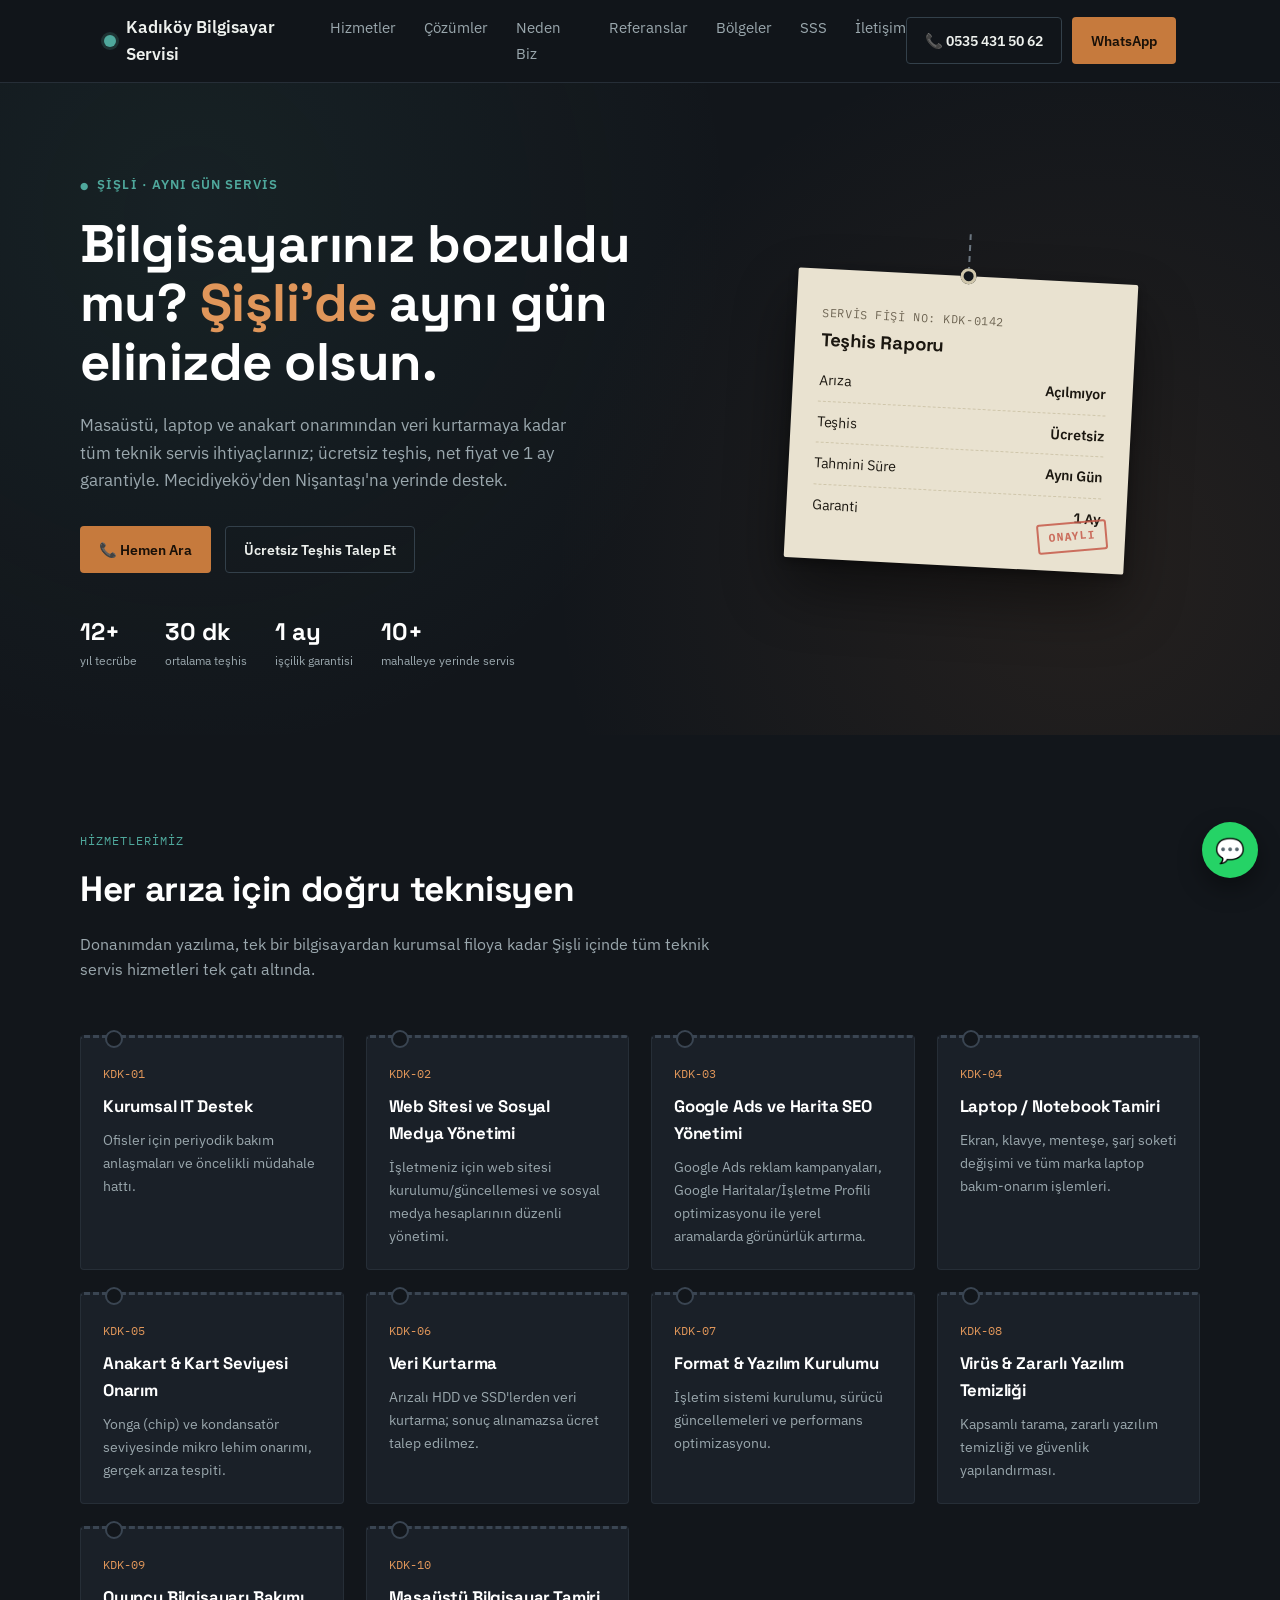
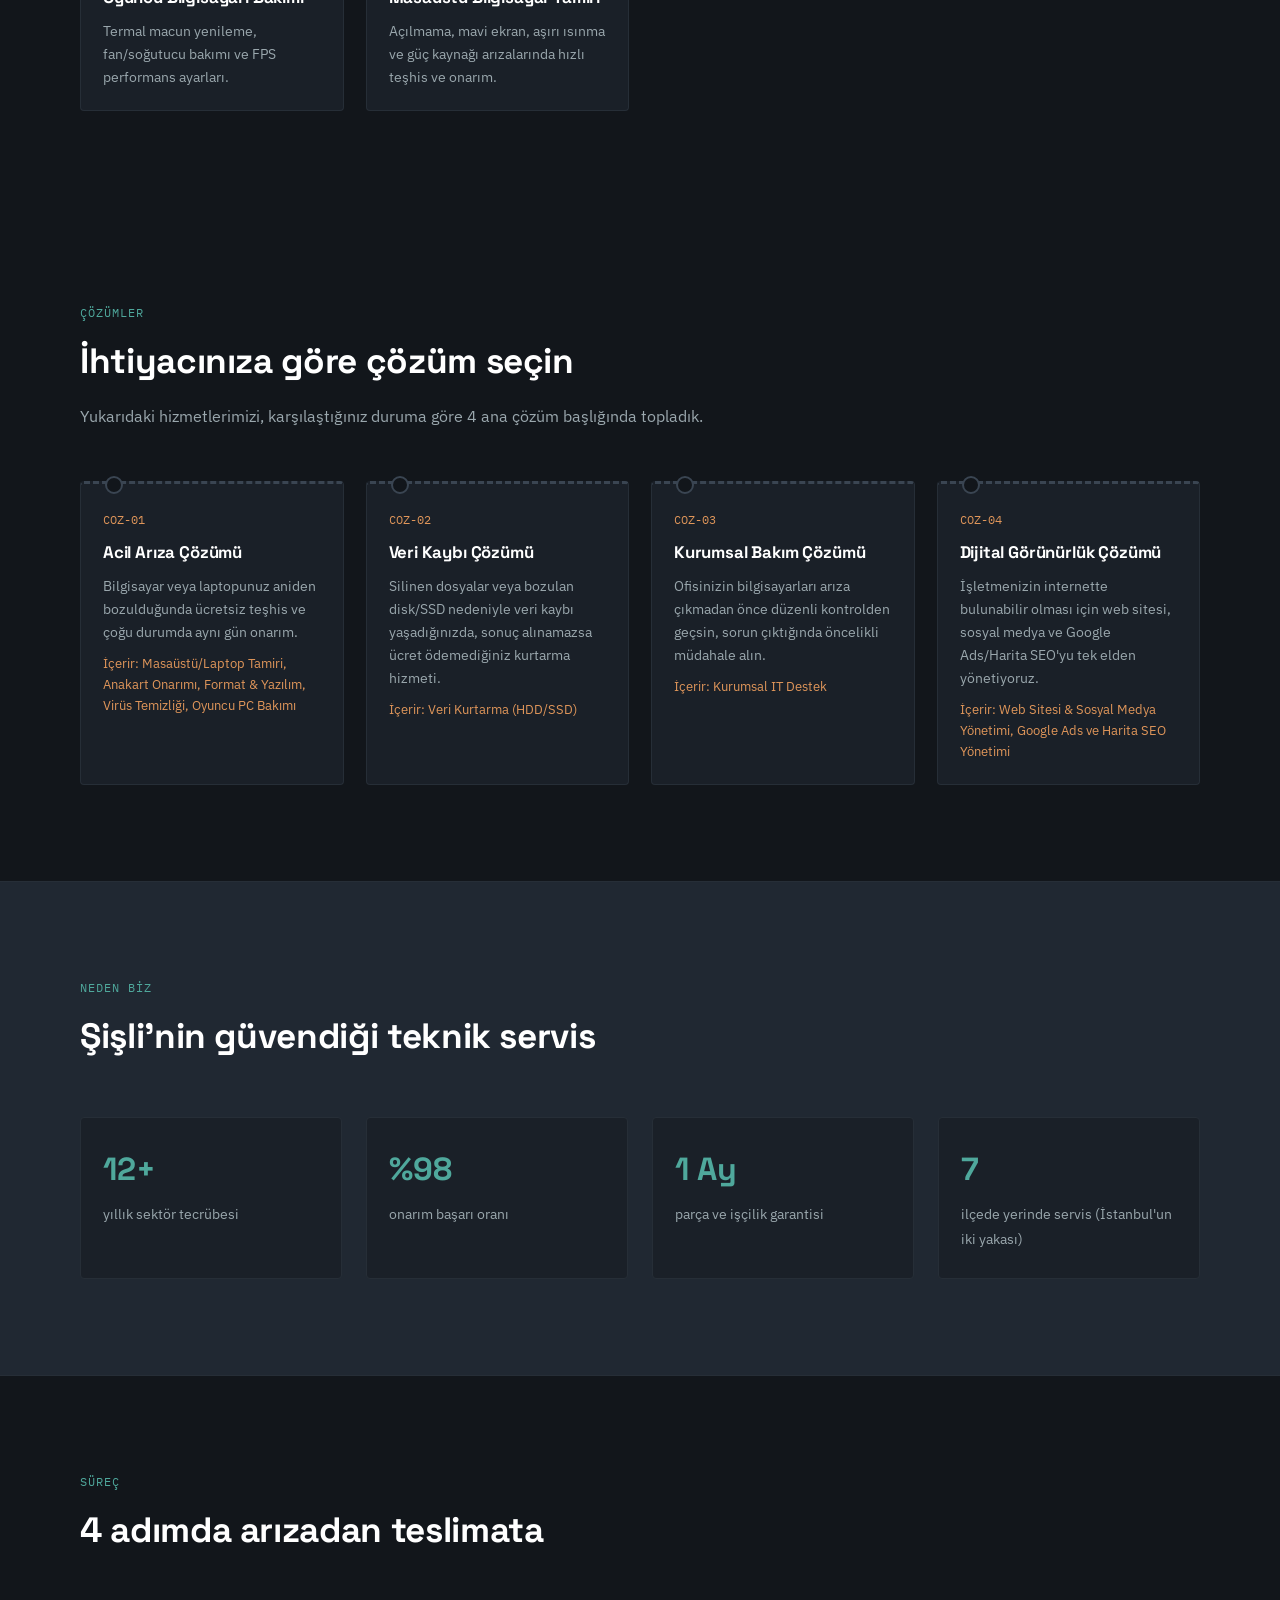
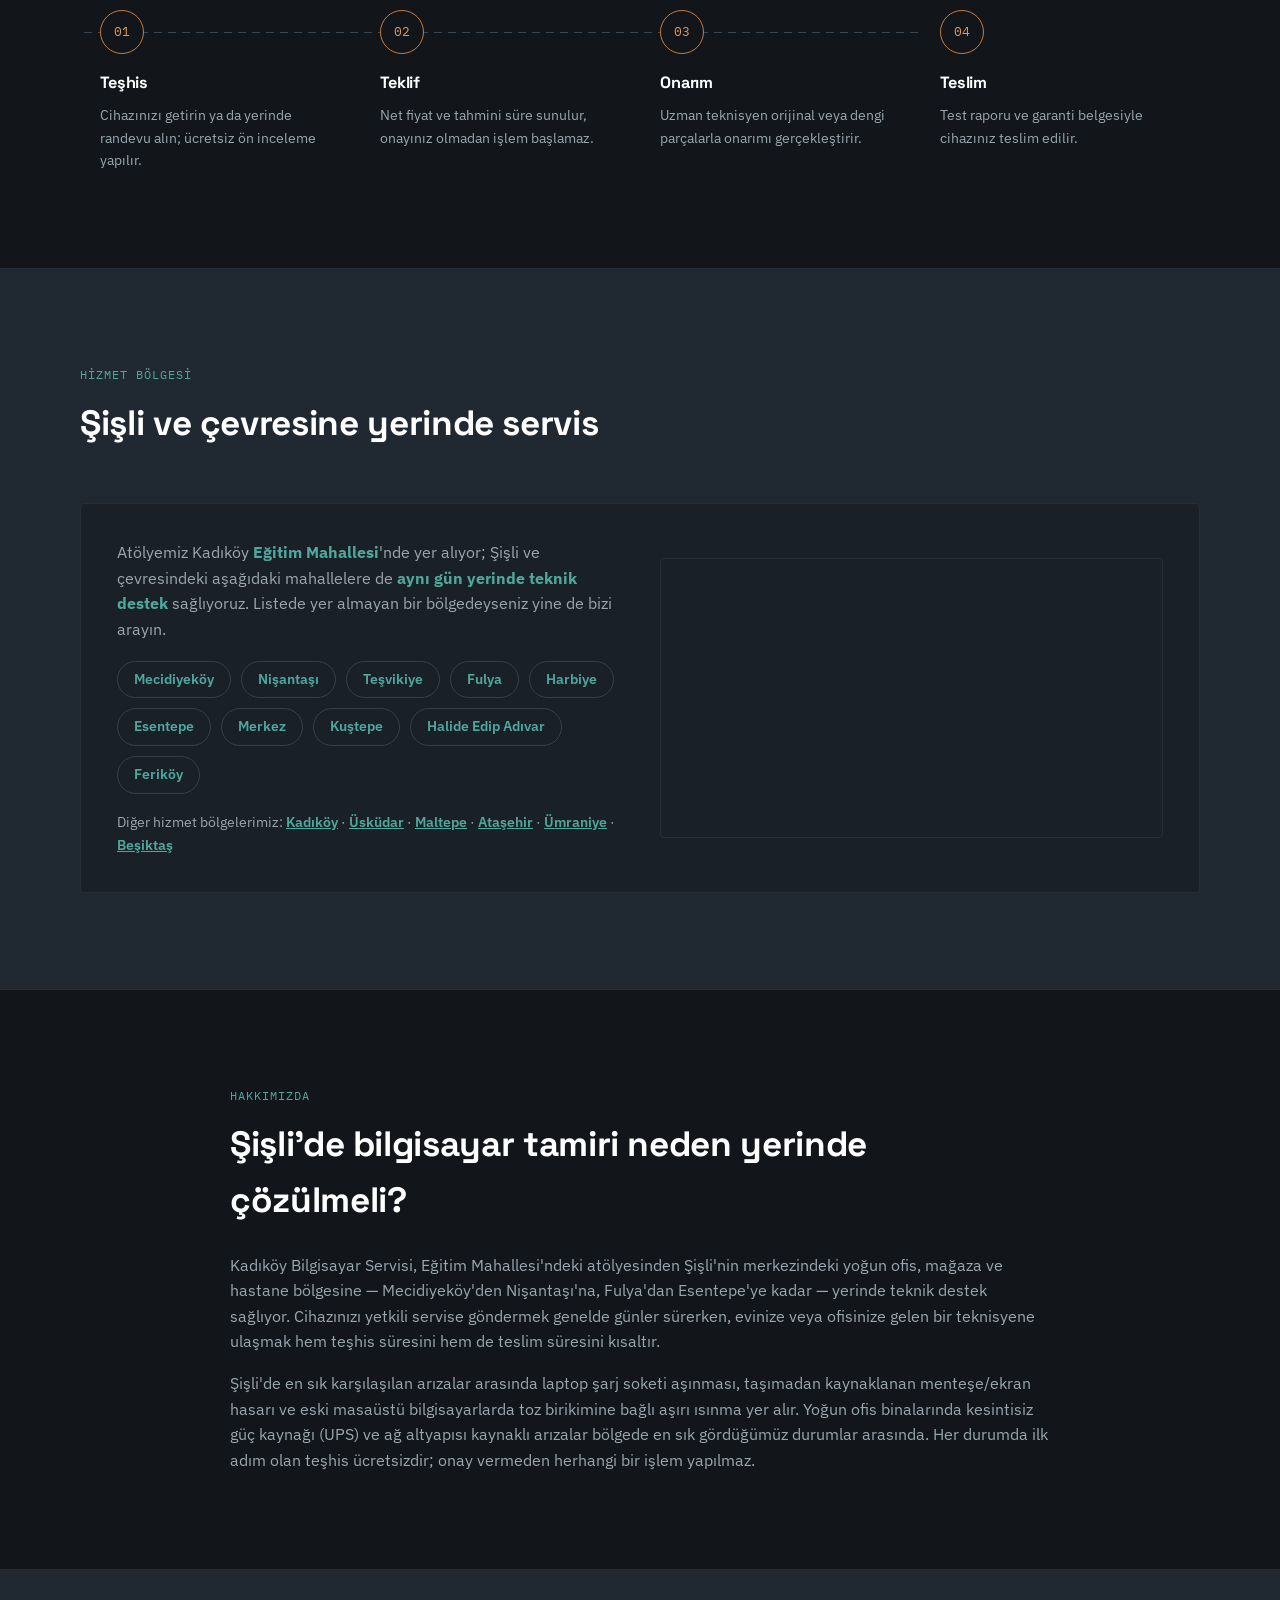
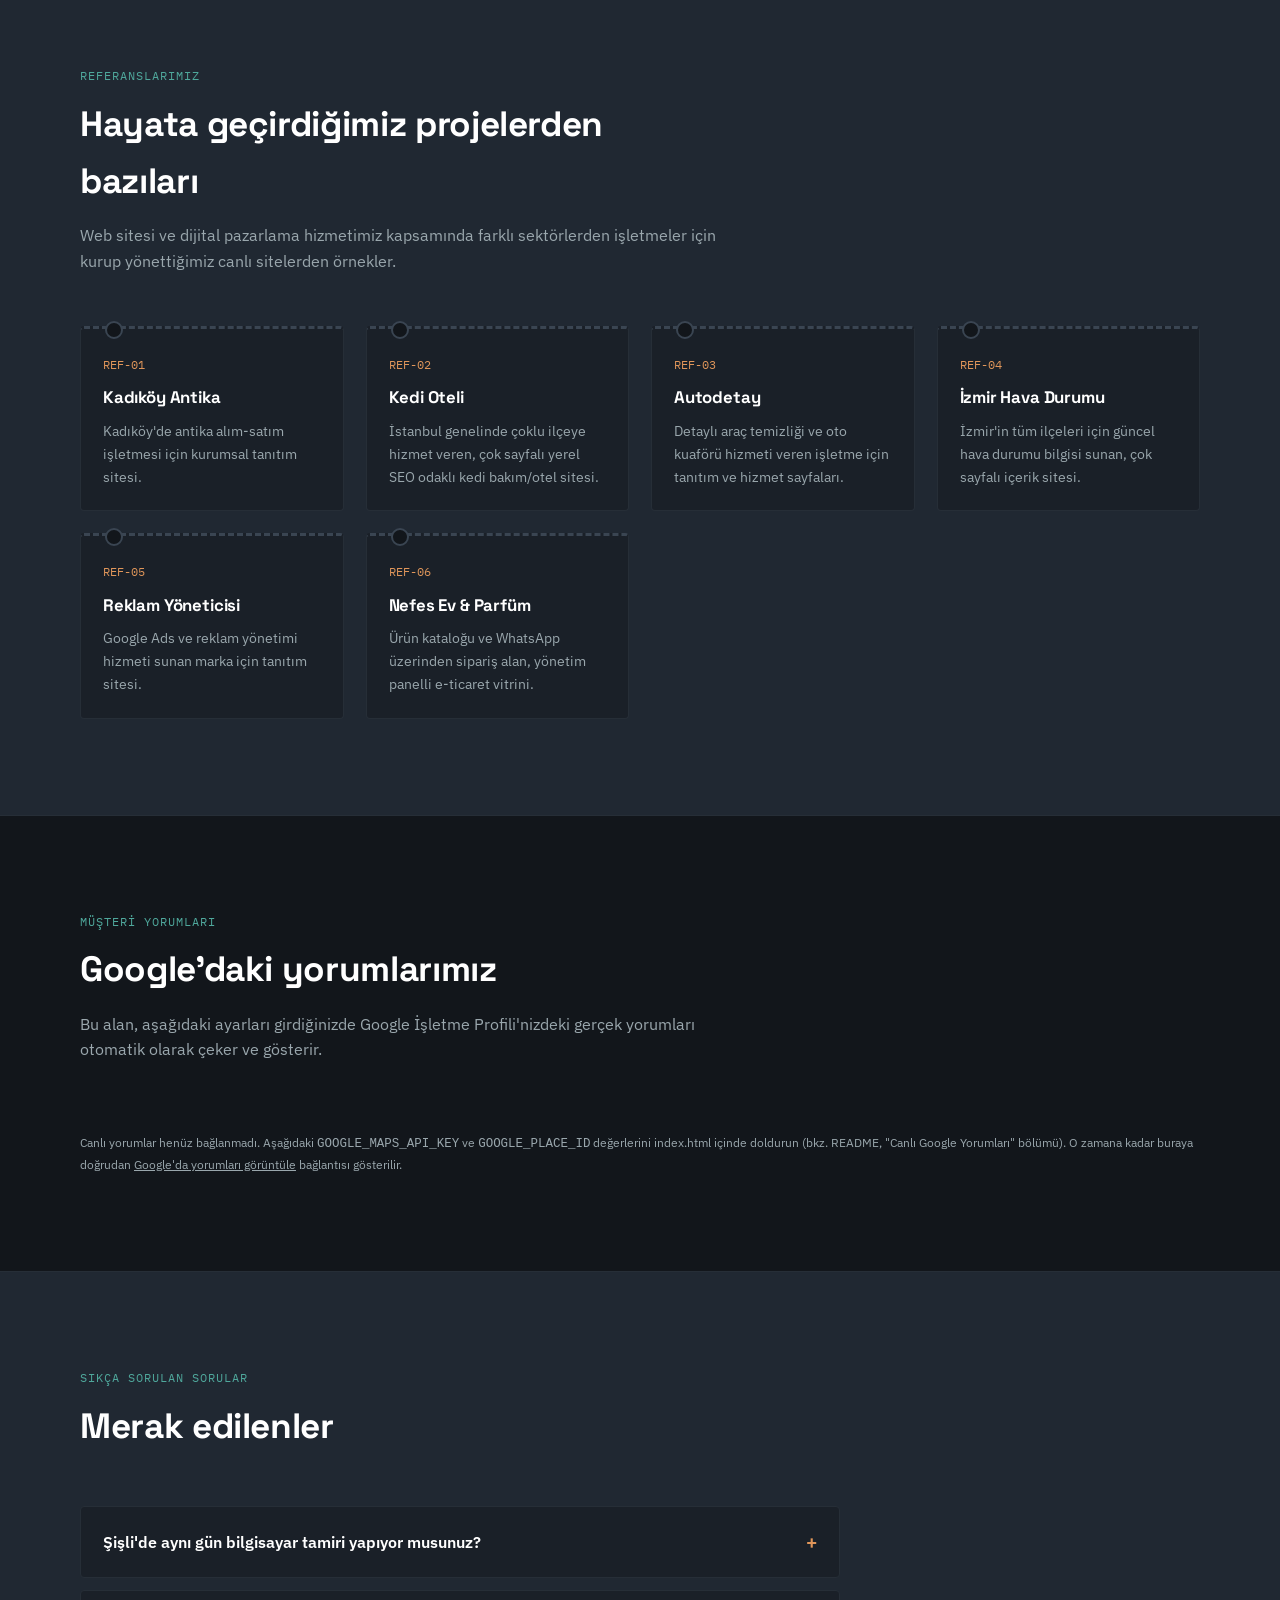
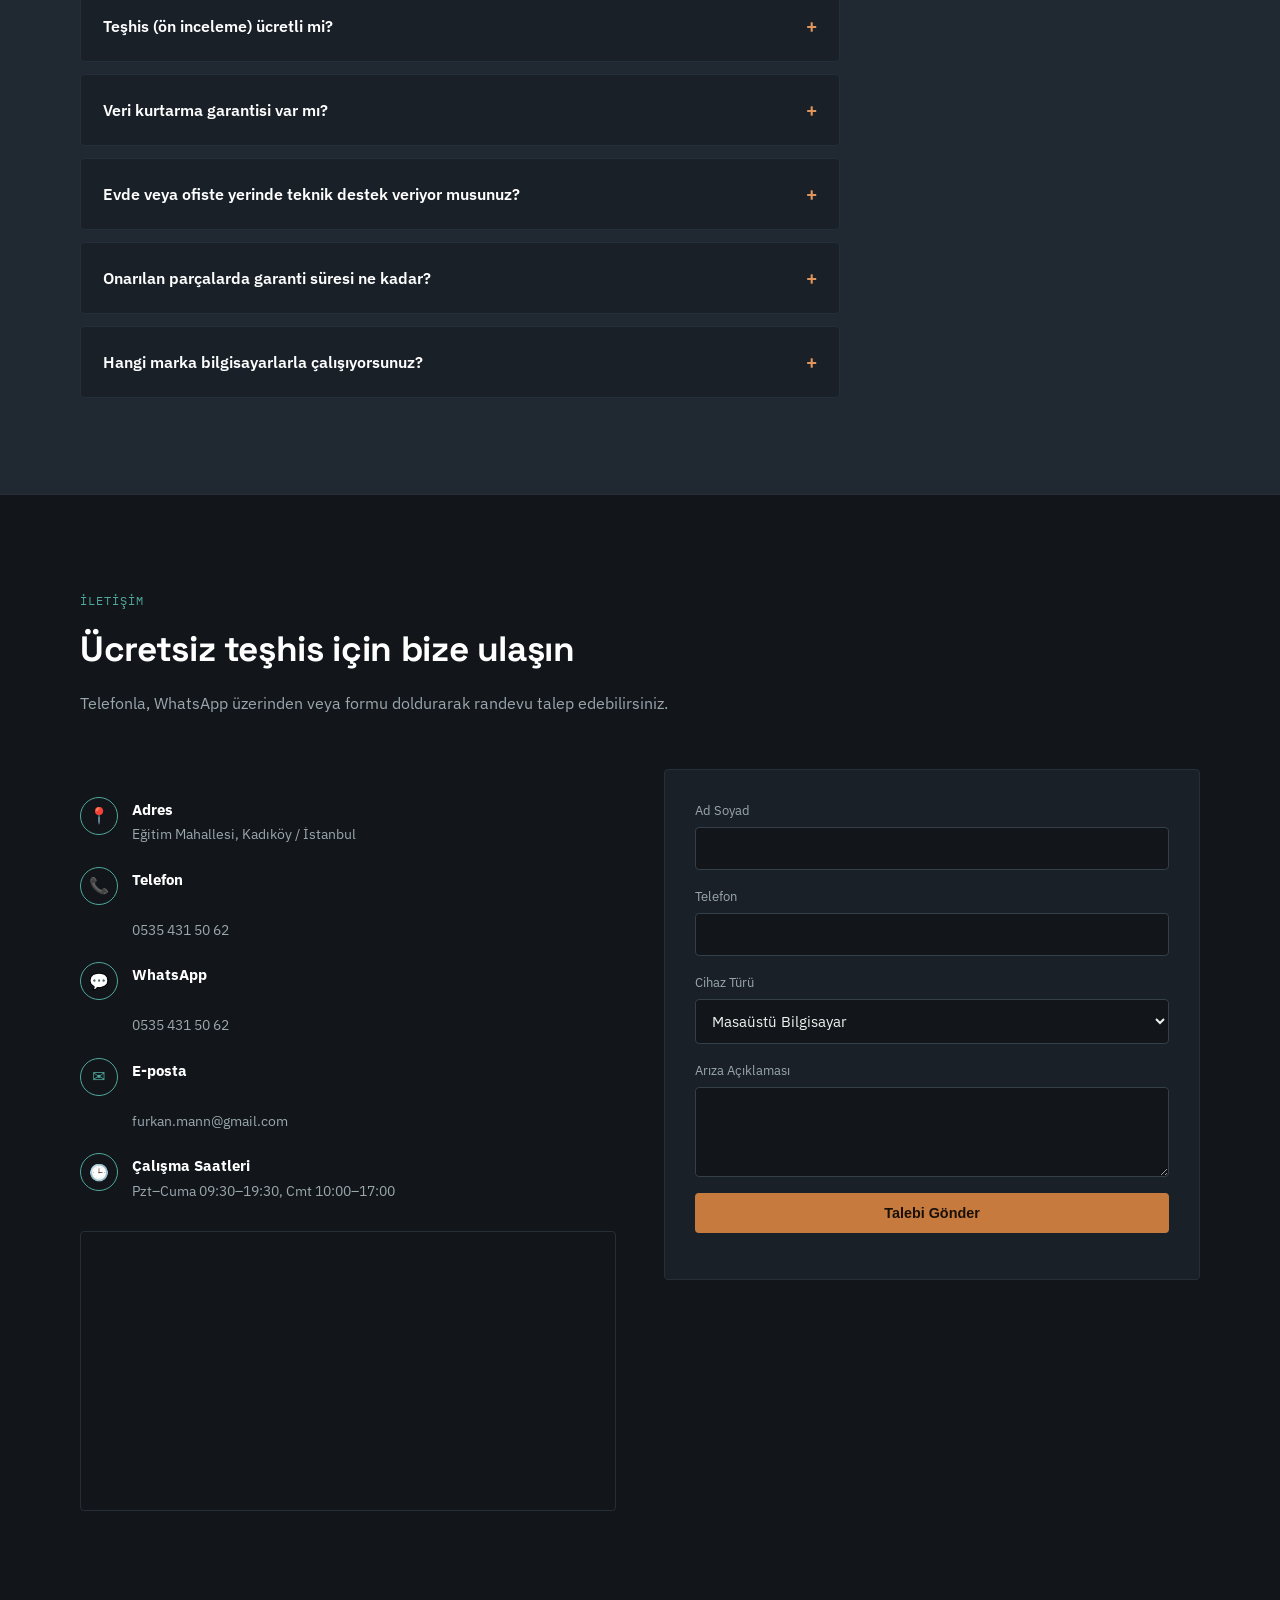
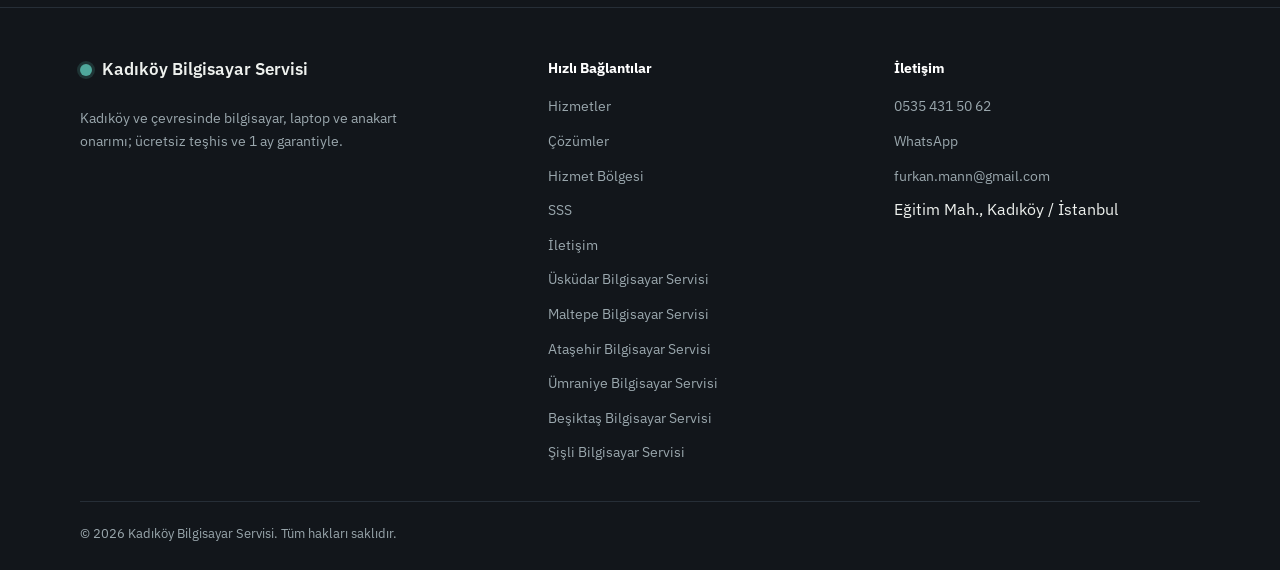
<file: sisli-bilgisayar-servisi.html>
<!DOCTYPE html>
<html lang="tr">
<head>
<meta charset="UTF-8">
<meta name="viewport" content="width=device-width, initial-scale=1.0">

<!-- ============ TEMEL SEO ============ -->
<title>Şişli Bilgisayar Servisi | Aynı Gün Bilgisayar ve Laptop Tamiri</title>
<meta name="description" content="Şişli'de bilgisayar, laptop ve anakart tamiri. Ücretsiz teşhis, aynı gün teslim, 1 ay garanti. Şişli ve çevresine yerinde servis. Hemen arayın.">
<meta name="keywords" content="şişli bilgisayar servisi, şişli bilgisayar tamiri, şişli laptop tamiri, şişli notebook tamiri, şişli veri kurtarma, kadıköy bilgisayar servisi, google ads yönetimi, harita seo">
<meta name="author" content="Kadıköy Bilgisayar Servisi">
<meta name="robots" content="index, follow, max-image-preview:large">
<link rel="canonical" href="https://bilgisayarservisi.site/sisli-bilgisayar-servisi.html">

<!-- Coğrafi / yerel SEO etiketleri -->
<meta name="geo.region" content="TR-34">
<meta name="geo.placename" content="Kadıköy, İstanbul">
<meta name="geo.position" content="40.9827;29.0270">
<meta name="ICBM" content="40.9827, 29.0270">

<!-- ============ SOSYAL PAYLAŞIM (Open Graph / Twitter) ============ -->
<meta property="og:type" content="website">
<meta property="og:title" content="Şişli Bilgisayar Servisi | Aynı Gün Bilgisayar ve Laptop Tamiri">
<meta property="og:description" content="Şişli'de bilgisayar, laptop ve anakart tamiri. Ücretsiz teşhis, aynı gün teslim, 1 ay garanti.">
<meta property="og:url" content="https://bilgisayarservisi.site/sisli-bilgisayar-servisi.html">
<meta property="og:locale" content="tr_TR">
<meta property="og:image" content="https://bilgisayarservisi.site/assets/og-image.png">
<meta property="og:image:width" content="1200">
<meta property="og:image:height" content="630">
<meta property="og:image:alt" content="Kadıköy Bilgisayar Servisi — Aynı gün bilgisayar ve laptop tamiri">
<meta name="twitter:image" content="https://bilgisayarservisi.site/assets/og-image.png">
<meta property="og:site_name" content="Kadıköy Bilgisayar Servisi">
<meta name="twitter:card" content="summary_large_image">
<meta name="twitter:title" content="Şişli Bilgisayar Servisi | Aynı Gün Bilgisayar ve Laptop Tamiri">
<meta name="twitter:description" content="Ücretsiz teşhis, aynı gün teslim, 1 ay garanti. Şişli ve çevresine yerinde servis.">

<!-- ============ FAVICON (basit, harici dosya gerektirmeyen inline SVG) ============ -->
<link rel="icon" href="data:image/svg+xml,%3Csvg xmlns='http://www.w3.org/2000/svg' viewBox='0 0 100 100'%3E%3Crect width='100' height='100' rx='20' fill='%2312161b'/%3E%3Ccircle cx='50' cy='42' r='20' fill='none' stroke='%23c67a3d' stroke-width='6'/%3E%3Cline x1='50' y1='62' x2='50' y2='80' stroke='%234fa89c' stroke-width='6'/%3E%3C/svg%3E">

<!-- ============ FONTLAR ============ -->
<link rel="preconnect" href="https://fonts.googleapis.com">
<link rel="preconnect" href="https://fonts.gstatic.com" crossorigin>
<link href="https://fonts.googleapis.com/css2?family=Space+Grotesk:wght@500;600;700&family=IBM+Plex+Sans:wght@400;500;600&family=IBM+Plex+Mono:wght@500;600&display=swap" rel="stylesheet">

<!-- ============ YAPILANDIRILMIŞ VERİ (Schema.org) — SEO + GEO (AI arama motorları) ============ -->
<script type="application/ld+json">
{
  "@context": "https://schema.org",
  "@type": "ElectronicsStore",
  "name": "Kadıköy Bilgisayar Servisi",
  "alternateName": "Kadıköy Bilgisayar Tamiri",
  "url": "https://bilgisayarservisi.site/sisli-bilgisayar-servisi.html",
  "telephone": "+905354315062",
  "email": "furkan.mann@gmail.com",
  "priceRange": "₺₺",
  "image": "https://bilgisayarservisi.site/assets/og-image.png",
  "address": {
    "@type": "PostalAddress",
    "addressLocality": "Kadıköy",
    "addressRegion": "İstanbul",
    "postalCode": "34722",
    "addressCountry": "TR"
  },
  "geo": {
    "@type": "GeoCoordinates",
    "latitude": 40.9827,
    "longitude": 29.0270
  },
  "openingHoursSpecification": [
    {
      "@type": "OpeningHoursSpecification",
      "dayOfWeek": ["Monday","Tuesday","Wednesday","Thursday","Friday"],
      "opens": "09:30",
      "closes": "19:30"
    },
    {
      "@type": "OpeningHoursSpecification",
      "dayOfWeek": ["Saturday"],
      "opens": "10:00",
      "closes": "17:00"
    }
  ],
  "areaServed": [
    {"@type": "Place", "name": "Eğitim"},
    {"@type": "Place", "name": "Üsküdar"},
    {"@type": "Place", "name": "Maltepe"},
    {"@type": "Place", "name": "Ataşehir"},
    {"@type": "Place", "name": "Ümraniye"},
    {"@type": "Place", "name": "Beşiktaş"},
    {"@type": "Place", "name": "Şişli"},
    {"@type": "Place", "name": "Moda"},
    {"@type": "Place", "name": "Caferağa"},
    {"@type": "Place", "name": "Osmanağa"},
    {"@type": "Place", "name": "Rasimpaşa"},
    {"@type": "Place", "name": "Göztepe"},
    {"@type": "Place", "name": "Erenköy"},
    {"@type": "Place", "name": "Suadiye"},
    {"@type": "Place", "name": "Fenerbahçe"},
    {"@type": "Place", "name": "Kozyatağı"},
    {"@type": "Place", "name": "Bostancı"}
  ],
  "sameAs": [
    "https://www.instagram.com/KULLANICI_ADI",
    "https://wa.me/905354315062"
  ]
}
</script>

<script type="application/ld+json">
{
  "@context": "https://schema.org",
  "@type": "FAQPage",
  "mainEntity": [
    {
      "@type": "Question",
      "name": "Şişli'de aynı gün bilgisayar tamiri yapıyor musunuz?",
      "acceptedAnswer": {
        "@type": "Answer",
        "text": "Evet. Şişli'de arıza teşhisi genellikle 30 dakika içinde tamamlanır; parça stoktaysa çoğu laptop ve masaüstü onarımı aynı gün içinde teslim edilir. Anakart seviyesi tamir ve parça temini gereken durumlarda süre değişebilir."
      }
    },
    {
      "@type": "Question",
      "name": "Teşhis (ön inceleme) ücretli mi?",
      "acceptedAnswer": {
        "@type": "Answer",
        "text": "İlk teşhis ücretsizdir. Arızayı tespit ettikten sonra net fiyat teklifi sunulur, onay vermeden herhangi bir işlem yapılmaz."
      }
    },
    {
      "@type": "Question",
      "name": "Veri kurtarma garantisi var mı?",
      "acceptedAnswer": {
        "@type": "Answer",
        "text": "Bozuk disk veya SSD üzerinden veri kurtarma başarı oranı arızanın türüne göre değişir. Ön inceleme sonrası kurtarılabilecek veri hakkında net bilgi verilir; veri kurtarılamazsa kurtarma ücreti alınmaz."
      }
    },
    {
      "@type": "Question",
      "name": "Evde veya ofiste yerinde teknik destek veriyor musunuz?",
      "acceptedAnswer": {
        "@type": "Answer",
        "text": "Evet, Kadıköy, Üsküdar, Maltepe, Ataşehir, Ümraniye, Beşiktaş ve Şişli'nin çeşitli mahallelerine yerinde teknik destek sağlanmaktadır; İstanbul'un iki yakasında da hizmet veriyoruz."
      }
    },
    {
      "@type": "Question",
      "name": "Onarılan parçalarda garanti süresi ne kadar?",
      "acceptedAnswer": {
        "@type": "Answer",
        "text": "Değişen parçalar ve yapılan işçilik 1 ay garanti kapsamındadır. Garanti belgesi teslimat sırasında verilir."
      }
    },
    {
      "@type": "Question",
      "name": "Hangi marka bilgisayarlarla çalışıyorsunuz?",
      "acceptedAnswer": {
        "@type": "Answer",
        "text": "Apple (MacBook), Asus, Lenovo, HP, Dell, Casper, Monster, MSI ve Acer dahil olmak üzere hemen hemen tüm marka masaüstü ve laptop modellerine servis verilmektedir."
      }
    }
  ]
}
</script>

<style>
  :root{
    --graphite: #12161b;
    --panel: #1a2028;
    --panel-2: #202832;
    --paper: #e9e2d0;
    --paper-line: #cfc6ab;
    --copper: #c67a3d;
    --copper-bright: #e0965a;
    --teal: #4fa89c;
    --text: #eef1ee;
    --text-muted: #9aa7ad;
    --ink: #1b1710;
    --danger: #c65a4a;
    --radius: 4px;
    --max: 1120px;
  }

  *{box-sizing:border-box; margin:0; padding:0;}
  html{scroll-behavior:smooth;}

  body{
    background:var(--graphite);
    color:var(--text);
    font-family:'IBM Plex Sans', system-ui, sans-serif;
    line-height:1.6;
    -webkit-font-smoothing:antialiased;
  }

  @media (prefers-reduced-motion: reduce){
    html{scroll-behavior:auto;}
    *{animation-duration:0.001ms !important; transition-duration:0.001ms !important;}
  }

  h1,h2,h3,.mono{font-family:'Space Grotesk', sans-serif; letter-spacing:-0.01em;}
  .label, .tag-serial, .stamp, .price{font-family:'IBM Plex Mono', monospace;}

  a{color:inherit;}
  img{max-width:100%; display:block;}
  section{padding:96px 24px;}
  .wrap{max-width:var(--max); margin:0 auto;}

  :focus-visible{outline:3px solid var(--teal); outline-offset:3px;}

  /* ============ NAV ============ */
  header.site-header{
    position:sticky; top:0; z-index:50;
    background:rgba(18,22,27,0.92);
    backdrop-filter:blur(8px);
    border-bottom:1px solid #262e37;
  }
  .nav{
    max-width:var(--max); margin:0 auto;
    display:flex; align-items:center; justify-content:space-between;
    padding:14px 24px;
  }
  .logo{
    display:flex; align-items:center; gap:10px;
    font-size:1.05rem; font-weight:600; color:var(--text);
    text-decoration:none;
  }
  .logo .dot{
    width:12px; height:12px; border-radius:50%;
    background:var(--teal);
    box-shadow:0 0 0 3px rgba(79,168,156,0.2);
    flex-shrink:0;
  }
  .nav-links{display:flex; gap:28px; list-style:none;}
  .nav-links li{list-style:none;}
  .nav-links a{
    font-size:0.92rem; color:var(--text-muted); text-decoration:none;
    transition:color .15s ease;
  }
  .nav-links a:hover{color:var(--copper-bright);}
  .mobile-cta-item{display:none;}
  .nav-cta{
    display:flex; gap:10px; align-items:center;
  }
  .btn{
    display:inline-flex; align-items:center; gap:8px;
    padding:11px 18px; border-radius:var(--radius);
    font-size:0.9rem; font-weight:600; text-decoration:none;
    border:1px solid transparent; cursor:pointer;
    transition:transform .15s ease, box-shadow .15s ease, background .15s ease;
    white-space:nowrap;
  }
  .btn:hover{transform:translateY(-1px);}
  .btn-primary{background:var(--copper); color:#181008;}
  .btn-primary:hover{background:var(--copper-bright); box-shadow:0 6px 18px rgba(198,122,61,0.35);}
  .btn-ghost{border-color:#33404a; color:var(--text);}
  .btn-ghost:hover{border-color:var(--teal); color:var(--teal);}
  .btn-block{width:100%; justify-content:center;}

  .nav-toggle{display:none; background:none; border:1px solid #33404a; border-radius:var(--radius); color:var(--text); width:40px; height:40px; font-size:1.2rem;}

  /* ============ HERO ============ */
  .hero{
    padding:88px 24px 64px;
    position:relative;
    overflow:hidden;
    background:
      radial-gradient(circle at 15% 20%, rgba(79,168,156,0.08), transparent 45%),
      radial-gradient(circle at 85% 75%, rgba(198,122,61,0.10), transparent 45%);
  }
  .hero-grid{
    max-width:var(--max); margin:0 auto;
    display:grid; grid-template-columns:1.1fr 0.9fr; gap:56px; align-items:center;
  }
  .eyebrow{
    display:inline-flex; align-items:center; gap:8px;
    color:var(--teal); font-size:0.8rem; letter-spacing:0.08em; text-transform:uppercase;
    margin-bottom:18px; font-weight:600;
  }
  .eyebrow::before{content:"●"; font-size:0.6rem;}
  h1{font-size:clamp(2.1rem, 4.2vw, 3.3rem); line-height:1.12; font-weight:700; color:#fff; margin-bottom:20px;}
  h1 .accent{color:var(--copper-bright);}
  .hero p.lead{color:var(--text-muted); font-size:1.08rem; max-width:520px; margin-bottom:32px;}
  .hero-actions{display:flex; gap:14px; flex-wrap:wrap; margin-bottom:40px;}
  .trust-row{display:flex; gap:28px; flex-wrap:wrap;}
  .trust-item{display:flex; flex-direction:column;}
  .trust-item strong{font-family:'Space Grotesk'; font-size:1.5rem; color:#fff;}
  .trust-item span{font-size:0.78rem; color:var(--text-muted);}

  /* Signature element: hanging repair ticket */
  .ticket-stub{
    position:relative;
    justify-self:center;
    background:var(--paper);
    color:var(--ink);
    width:min(340px, 100%);
    padding:30px 26px 34px;
    border-radius:2px;
    transform:rotate(3deg);
    box-shadow:0 30px 60px rgba(0,0,0,0.45), 0 4px 10px rgba(0,0,0,0.3);
  }
  .ticket-stub::before{
    content:"";
    position:absolute; left:50%; top:-42px; transform:translateX(-50%);
    width:2px; height:44px;
    background:repeating-linear-gradient(180deg, #6b7680 0 6px, transparent 6px 11px);
  }
  .ticket-hole{
    position:absolute; left:50%; top:-8px; transform:translateX(-50%);
    width:16px; height:16px; border-radius:50%;
    background:var(--graphite);
    box-shadow:inset 0 0 0 3px var(--paper-line);
  }
  .ticket-stub .tag-serial{font-size:0.72rem; letter-spacing:0.05em; color:#6b6250; margin-bottom:14px;}
  .ticket-stub h3{font-size:1.15rem; margin-bottom:6px; color:var(--ink);}
  .ticket-stub .ticket-row{
    display:flex; justify-content:space-between; padding:9px 0; border-bottom:1px dashed var(--paper-line);
    font-size:0.88rem;
  }
  .ticket-stub .ticket-row:last-of-type{border-bottom:none;}
  .ticket-stub .ticket-row span:last-child{font-weight:600;}
  .stamp{
    position:absolute; right:18px; bottom:20px;
    border:2px solid var(--danger); color:var(--danger);
    padding:4px 10px; border-radius:3px;
    font-size:0.7rem; font-weight:700; letter-spacing:0.06em;
    transform:rotate(-8deg);
    opacity:0.85;
  }

  /* ============ SECTION HEADERS ============ */
  .section-head{max-width:640px; margin-bottom:52px;}
  .section-head .label{color:var(--teal); font-size:0.78rem; letter-spacing:0.08em; text-transform:uppercase; display:block; margin-bottom:10px;}
  .section-head h2{font-size:clamp(1.6rem, 3vw, 2.2rem); color:#fff; margin-bottom:14px;}
  .section-head p{color:var(--text-muted);}

  /* ============ SERVICES — repair tag cards ============ */
  .services-grid{
    display:grid; grid-template-columns:repeat(auto-fit, minmax(250px, 1fr)); gap:22px;
  }
  .service-tag{
    position:relative;
    background:var(--panel);
    border:1px solid #262e37;
    border-top:3px dashed #3a4552;
    border-radius:var(--radius);
    padding:26px 22px 22px;
    transition:transform .18s ease, border-color .18s ease;
  }
  .service-tag:hover{transform:translateY(-4px) rotate(-0.4deg); border-top-color:var(--copper);}
  .service-tag::before{
    content:"";
    position:absolute; top:-8px; left:24px;
    width:14px; height:14px; border-radius:50%;
    background:var(--graphite); border:2px solid #3a4552;
  }
  .service-tag .tag-serial{color:var(--copper-bright); font-size:0.75rem; margin-bottom:10px; display:block;}
  .service-tag h3{font-size:1.05rem; color:#fff; margin-bottom:8px;}
  .service-tag p{color:var(--text-muted); font-size:0.9rem;}

  /* ============ WHY US / STATS ============ */
  .why-grid{display:grid; grid-template-columns:repeat(4, 1fr); gap:24px;}
  .why-card{
    background:var(--panel); border:1px solid #262e37; border-radius:var(--radius);
    padding:26px 22px; text-align:left;
  }
  .why-card strong{font-family:'Space Grotesk'; font-size:2rem; color:var(--teal); display:block; margin-bottom:6px;}
  .why-card span{color:var(--text-muted); font-size:0.88rem;}

  /* ============ PROCESS ============ */
  .process-row{
    display:grid; grid-template-columns:repeat(4, 1fr); gap:0;
    position:relative;
  }
  .process-step{
    padding:0 20px; position:relative;
  }
  .process-step:not(:last-child)::after{
    content:"";
    position:absolute; top:22px; right:-4px; width:100%; height:1px;
    background:repeating-linear-gradient(90deg, #3a4552 0 8px, transparent 8px 14px);
  }
  .process-num{
    font-family:'IBM Plex Mono'; font-size:0.8rem; color:var(--copper-bright);
    width:44px; height:44px; border:1px solid var(--copper); border-radius:50%;
    display:flex; align-items:center; justify-content:center; margin-bottom:16px;
    background:var(--graphite); position:relative; z-index:1;
  }
  .process-step h3{font-size:1.02rem; color:#fff; margin-bottom:8px;}
  .process-step p{color:var(--text-muted); font-size:0.88rem;}

  /* ============ AREAS SERVED ============ */
  .areas-panel{
    background:var(--panel); border:1px solid #262e37; border-radius:var(--radius);
    padding:36px; display:grid; grid-template-columns:1fr 1fr; gap:40px; align-items:center;
  }
  .area-chip-list{display:flex; flex-wrap:wrap; gap:10px;}
  .area-chip{
    border:1px solid #33404a; border-radius:99px; padding:7px 16px;
    font-size:0.85rem; color:var(--text-muted);
  }
  .area-chip strong{color:var(--teal); font-weight:600;}

  /* ============ TESTIMONIALS ============ */
  .testi-grid{display:grid; grid-template-columns:repeat(3, 1fr); gap:22px;}
  .testi-card{
    background:var(--panel); border:1px solid #262e37; border-radius:var(--radius);
    padding:26px; display:flex; flex-direction:column; gap:14px;
  }
  .stars{color:var(--copper-bright); letter-spacing:2px; font-size:0.95rem;}
  .testi-card p.quote{color:var(--text); font-size:0.94rem;}
  .testi-who{display:flex; justify-content:space-between; font-size:0.82rem; color:var(--text-muted); border-top:1px solid #262e37; padding-top:12px;}

  /* ============ FAQ ============ */
  .faq-list{display:flex; flex-direction:column; gap:12px; max-width:760px;}
  .faq-item{background:var(--panel); border:1px solid #262e37; border-radius:var(--radius); overflow:hidden;}
  .faq-q{
    width:100%; text-align:left; background:none; border:none; color:#fff;
    padding:20px 22px; font-size:1rem; font-weight:600; cursor:pointer;
    display:flex; justify-content:space-between; align-items:center; gap:16px;
    font-family:'IBM Plex Sans';
  }
  .faq-q .plus{font-family:'IBM Plex Mono'; color:var(--copper-bright); font-size:1.2rem; transition:transform .2s ease; flex-shrink:0;}
  .faq-item[data-open="true"] .faq-q .plus{transform:rotate(45deg);}
  .faq-a{max-height:0; overflow:hidden; transition:max-height .25s ease;}
  .faq-a p{padding:0 22px 20px; color:var(--text-muted); font-size:0.92rem;}

  /* ============ CONTACT ============ */
  .contact-grid{display:grid; grid-template-columns:1fr 1fr; gap:48px; align-items:start;}
  .contact-info-list{display:flex; flex-direction:column; gap:20px; margin:28px 0;}
  .contact-info-item{display:flex; gap:14px;}
  .contact-icon{
    width:38px; height:38px; border-radius:50%; border:1px solid var(--teal); color:var(--teal);
    display:flex; align-items:center; justify-content:center; flex-shrink:0; font-size:1rem;
  }
  .contact-info-item strong{display:block; color:#fff; font-size:0.95rem;}
  .contact-info-item span, .contact-info-item a{color:var(--text-muted); font-size:0.9rem; text-decoration:none;}
  .map-frame{
    border:1px solid #262e37; border-radius:var(--radius); overflow:hidden; height:280px;
  }
  .map-frame iframe{width:100%; height:100%; border:0; filter:grayscale(0.3) invert(0.92) contrast(0.9);}

  form.contact-form{
    background:var(--panel); border:1px solid #262e37; border-radius:var(--radius); padding:30px;
    display:flex; flex-direction:column; gap:16px;
  }
  .form-row{display:flex; flex-direction:column; gap:6px;}
  .form-row label{font-size:0.82rem; color:var(--text-muted);}
  .form-row input, .form-row select, .form-row textarea{
    background:var(--graphite); border:1px solid #33404a; border-radius:var(--radius);
    padding:11px 12px; color:var(--text); font-family:inherit; font-size:0.92rem;
  }
  .form-row textarea{resize:vertical; min-height:90px;}
  .form-note{font-size:0.78rem; color:var(--text-muted);}

  /* ============ FOOTER ============ */
  footer{border-top:1px solid #262e37; padding:48px 24px 28px;}
  .footer-grid{display:grid; grid-template-columns:1.4fr 1fr 1fr; gap:40px; margin-bottom:36px;}
  .footer-grid h4{color:#fff; font-size:0.9rem; margin-bottom:14px;}
  .footer-grid ul{list-style:none; display:flex; flex-direction:column; gap:9px;}
  .footer-grid ul a{color:var(--text-muted); text-decoration:none; font-size:0.88rem;}
  .footer-grid ul a:hover{color:var(--teal);}
  .footer-bottom{
    display:flex; justify-content:space-between; align-items:center; flex-wrap:wrap; gap:12px;
    border-top:1px solid #262e37; padding-top:22px; font-size:0.8rem; color:var(--text-muted);
  }

  /* ============ FLOATING WHATSAPP ============ */
  .float-wa{
    position:fixed; bottom:22px; right:22px; z-index:60;
    width:56px; height:56px; border-radius:50%;
    background:#25D366; color:#0b1a10;
    display:flex; align-items:center; justify-content:center;
    box-shadow:0 10px 24px rgba(0,0,0,0.4);
    text-decoration:none; font-size:1.5rem;
  }

  /* ============ RESPONSIVE ============ */
  @media (max-width: 900px){
    .hero-grid{grid-template-columns:1fr;}
    .ticket-stub{margin-top:24px;}
    .why-grid{grid-template-columns:repeat(2,1fr);}
    .process-row{grid-template-columns:1fr; gap:32px;}
    .process-step::after{display:none;}
    .areas-panel{grid-template-columns:1fr;}
    .testi-grid{grid-template-columns:1fr;}
    .contact-grid{grid-template-columns:1fr;}
    .footer-grid{grid-template-columns:1fr; gap:26px;}
  }
  @media (max-width: 700px){
    .nav-links{display:none;}
    .nav-toggle{display:block;}
    .nav-cta{display:none;}
    .mobile-cta-item{display:block; margin-top:6px;}
    section{padding:64px 20px;}
  }
</style>
</head>
<body>

<!-- ============ HEADER ============ -->
<header class="site-header">
  <nav class="nav">
    <a href="#anasayfa" class="logo"><span class="dot"></span> Kadıköy Bilgisayar Servisi</a>
    <ul class="nav-links">
      <li><a href="#hizmetler">Hizmetler</a></li>
      <li><a href="#cozumler">Çözümler</a></li>
      <li><a href="#neden-biz">Neden Biz</a></li>
      <li><a href="#referanslar">Referanslar</a></li>
      <li><a href="#bolgeler">Bölgeler</a></li>
      <li><a href="#sss">SSS</a></li>
      <li><a href="#iletisim">İletişim</a></li>
      <li class="mobile-cta-item"><a href="tel:+905354315062" class="btn btn-ghost btn-block">📞 0535 431 50 62</a></li>
      <li class="mobile-cta-item"><a href="https://wa.me/905354315062" class="btn btn-primary btn-block">WhatsApp</a></li>
    </ul>
    <div class="nav-cta">
      <a href="tel:+905354315062" class="btn btn-ghost">📞 0535 431 50 62</a>
      <a href="https://wa.me/905354315062" class="btn btn-primary">WhatsApp</a>
    </div>
    <button class="nav-toggle" id="navToggle" aria-label="Menüyü aç">☰</button>
  </nav>
</header>

<!-- ============ HERO ============ -->
<section class="hero" id="anasayfa">
  <div class="hero-grid">
    <div>
      <span class="eyebrow">Şişli · Aynı Gün Servis</span>
      <h1>Bilgisayarınız bozuldu mu? <span class="accent">Şişli'de</span> aynı gün elinizde olsun.</h1>
      <p class="lead">Masaüstü, laptop ve anakart onarımından veri kurtarmaya kadar tüm teknik servis ihtiyaçlarınız; ücretsiz teşhis, net fiyat ve 1 ay garantiyle. Mecidiyeköy'den Nişantaşı'na yerinde destek.</p>
      <div class="hero-actions">
        <a href="tel:+905354315062" class="btn btn-primary">📞 Hemen Ara</a>
        <a href="#iletisim" class="btn btn-ghost">Ücretsiz Teşhis Talep Et</a>
      </div>
      <div class="trust-row">
        <div class="trust-item"><strong>12+</strong><span>yıl tecrübe</span></div>
        <div class="trust-item"><strong>30 dk</strong><span>ortalama teşhis</span></div>
        <div class="trust-item"><strong>1 ay</strong><span>işçilik garantisi</span></div>
        <div class="trust-item"><strong>10+</strong><span>mahalleye yerinde servis</span></div>
      </div>
    </div>

    <div class="ticket-stub">
      <div class="ticket-hole"></div>
      <span class="tag-serial">SERVİS FİŞİ NO: KDK-0142</span>
      <h3>Teşhis Raporu</h3>
      <div class="ticket-row"><span>Arıza</span><span>Açılmıyor</span></div>
      <div class="ticket-row"><span>Teşhis</span><span>Ücretsiz</span></div>
      <div class="ticket-row"><span>Tahmini Süre</span><span>Aynı Gün</span></div>
      <div class="ticket-row"><span>Garanti</span><span>1 Ay</span></div>
      <span class="stamp">ONAYLI</span>
    </div>
  </div>
</section>

<!-- ============ SERVICES ============ -->
<section id="hizmetler">
  <div class="wrap">
    <div class="section-head">
      <span class="label">Hizmetlerimiz</span>
      <h2>Her arıza için doğru teknisyen</h2>
      <p>Donanımdan yazılıma, tek bir bilgisayardan kurumsal filoya kadar Şişli içinde tüm teknik servis hizmetleri tek çatı altında.</p>
    </div>
    <div class="services-grid">
      <article class="service-tag">
        <span class="tag-serial">KDK-01</span>
        <h3>Kurumsal IT Destek</h3>
        <p>Ofisler için periyodik bakım anlaşmaları ve öncelikli müdahale hattı.</p>
      </article>
      <article class="service-tag">
        <span class="tag-serial">KDK-02</span>
        <h3>Web Sitesi ve Sosyal Medya Yönetimi</h3>
        <p>İşletmeniz için web sitesi kurulumu/güncellemesi ve sosyal medya hesaplarının düzenli yönetimi.</p>
      </article>
      <article class="service-tag">
        <span class="tag-serial">KDK-03</span>
        <h3>Google Ads ve Harita SEO Yönetimi</h3>
        <p>Google Ads reklam kampanyaları, Google Haritalar/İşletme Profili optimizasyonu ile yerel aramalarda görünürlük artırma.</p>
      </article>
      <article class="service-tag">
        <span class="tag-serial">KDK-04</span>
        <h3>Laptop / Notebook Tamiri</h3>
        <p>Ekran, klavye, menteşe, şarj soketi değişimi ve tüm marka laptop bakım-onarım işlemleri.</p>
      </article>
      <article class="service-tag">
        <span class="tag-serial">KDK-05</span>
        <h3>Anakart & Kart Seviyesi Onarım</h3>
        <p>Yonga (chip) ve kondansatör seviyesinde mikro lehim onarımı, gerçek arıza tespiti.</p>
      </article>
      <article class="service-tag">
        <span class="tag-serial">KDK-06</span>
        <h3>Veri Kurtarma</h3>
        <p>Arızalı HDD ve SSD'lerden veri kurtarma; sonuç alınamazsa ücret talep edilmez.</p>
      </article>
      <article class="service-tag">
        <span class="tag-serial">KDK-07</span>
        <h3>Format & Yazılım Kurulumu</h3>
        <p>İşletim sistemi kurulumu, sürücü güncellemeleri ve performans optimizasyonu.</p>
      </article>
      <article class="service-tag">
        <span class="tag-serial">KDK-08</span>
        <h3>Virüs & Zararlı Yazılım Temizliği</h3>
        <p>Kapsamlı tarama, zararlı yazılım temizliği ve güvenlik yapılandırması.</p>
      </article>
      <article class="service-tag">
        <span class="tag-serial">KDK-09</span>
        <h3>Oyuncu Bilgisayarı Bakımı</h3>
        <p>Termal macun yenileme, fan/soğutucu bakımı ve FPS performans ayarları.</p>
      </article>
      <article class="service-tag">
        <span class="tag-serial">KDK-10</span>
        <h3>Masaüstü Bilgisayar Tamiri</h3>
        <p>Açılmama, mavi ekran, aşırı ısınma ve güç kaynağı arızalarında hızlı teşhis ve onarım.</p>
      </article>
    </div>
  </div>
</section>

<!-- ============ ÇÖZÜMLER ============ -->
<section id="cozumler">
  <div class="wrap">
    <div class="section-head">
      <span class="label">Çözümler</span>
      <h2>İhtiyacınıza göre çözüm seçin</h2>
      <p>Yukarıdaki hizmetlerimizi, karşılaştığınız duruma göre 4 ana çözüm başlığında topladık.</p>
    </div>
    <div class="services-grid">
      <article class="service-tag">
        <span class="tag-serial">COZ-01</span>
        <h3>Acil Arıza Çözümü</h3>
        <p>Bilgisayar veya laptopunuz aniden bozulduğunda ücretsiz teşhis ve çoğu durumda aynı gün onarım.</p>
        <p style="margin-top:10px; font-size:0.82rem; color:var(--copper-bright);">İçerir: Masaüstü/Laptop Tamiri, Anakart Onarımı, Format &amp; Yazılım, Virüs Temizliği, Oyuncu PC Bakımı</p>
      </article>
      <article class="service-tag">
        <span class="tag-serial">COZ-02</span>
        <h3>Veri Kaybı Çözümü</h3>
        <p>Silinen dosyalar veya bozulan disk/SSD nedeniyle veri kaybı yaşadığınızda, sonuç alınamazsa ücret ödemediğiniz kurtarma hizmeti.</p>
        <p style="margin-top:10px; font-size:0.82rem; color:var(--copper-bright);">İçerir: Veri Kurtarma (HDD/SSD)</p>
      </article>
      <article class="service-tag">
        <span class="tag-serial">COZ-03</span>
        <h3>Kurumsal Bakım Çözümü</h3>
        <p>Ofisinizin bilgisayarları arıza çıkmadan önce düzenli kontrolden geçsin, sorun çıktığında öncelikli müdahale alın.</p>
        <p style="margin-top:10px; font-size:0.82rem; color:var(--copper-bright);">İçerir: Kurumsal IT Destek</p>
      </article>
      <article class="service-tag">
        <span class="tag-serial">COZ-04</span>
        <h3>Dijital Görünürlük Çözümü</h3>
        <p>İşletmenizin internette bulunabilir olması için web sitesi, sosyal medya ve Google Ads/Harita SEO'yu tek elden yönetiyoruz.</p>
        <p style="margin-top:10px; font-size:0.82rem; color:var(--copper-bright);">İçerir: Web Sitesi &amp; Sosyal Medya Yönetimi, Google Ads ve Harita SEO Yönetimi</p>
      </article>
    </div>
  </div>
</section>

<!-- ============ WHY US ============ -->
<section id="neden-biz" style="background:var(--panel-2); border-top:1px solid #262e37; border-bottom:1px solid #262e37;">
  <div class="wrap">
    <div class="section-head">
      <span class="label">Neden Biz</span>
      <h2>Şişli'nin güvendiği teknik servis</h2>
    </div>
    <div class="why-grid">
      <div class="why-card"><strong>12+</strong><span>yıllık sektör tecrübesi</span></div>
      <div class="why-card"><strong>%98</strong><span>onarım başarı oranı</span></div>
      <div class="why-card"><strong>1 Ay</strong><span>parça ve işçilik garantisi</span></div>
      <div class="why-card"><strong>7</strong><span>ilçede yerinde servis (İstanbul'un iki yakası)</span></div>
    </div>
  </div>
</section>

<!-- ============ PROCESS ============ -->
<section>
  <div class="wrap">
    <div class="section-head">
      <span class="label">Süreç</span>
      <h2>4 adımda arızadan teslimata</h2>
    </div>
    <div class="process-row">
      <div class="process-step">
        <div class="process-num">01</div>
        <h3>Teşhis</h3>
        <p>Cihazınızı getirin ya da yerinde randevu alın; ücretsiz ön inceleme yapılır.</p>
      </div>
      <div class="process-step">
        <div class="process-num">02</div>
        <h3>Teklif</h3>
        <p>Net fiyat ve tahmini süre sunulur, onayınız olmadan işlem başlamaz.</p>
      </div>
      <div class="process-step">
        <div class="process-num">03</div>
        <h3>Onarım</h3>
        <p>Uzman teknisyen orijinal veya dengi parçalarla onarımı gerçekleştirir.</p>
      </div>
      <div class="process-step">
        <div class="process-num">04</div>
        <h3>Teslim</h3>
        <p>Test raporu ve garanti belgesiyle cihazınız teslim edilir.</p>
      </div>
    </div>
  </div>
</section>

<!-- ============ AREAS SERVED ============ -->
<section id="bolgeler" style="background:var(--panel-2); border-top:1px solid #262e37; border-bottom:1px solid #262e37;">
  <div class="wrap">
    <div class="section-head">
      <span class="label">Hizmet Bölgesi</span>
      <h2>Şişli ve çevresine yerinde servis</h2>
    </div>
    <div class="areas-panel">
      <div>
        <p style="color:var(--text-muted); margin-bottom:18px;">Atölyemiz Kadıköy <strong style="color:var(--teal);">Eğitim Mahallesi</strong>'nde yer alıyor; Şişli ve çevresindeki aşağıdaki mahallelere de <strong style="color:var(--teal);">aynı gün yerinde teknik destek</strong> sağlıyoruz. Listede yer almayan bir bölgedeyseniz yine de bizi arayın.</p>
        <div class="area-chip-list">
          <span class="area-chip"><strong>Mecidiyeköy</strong></span>
          <span class="area-chip"><strong>Nişantaşı</strong></span>
          <span class="area-chip"><strong>Teşvikiye</strong></span>
          <span class="area-chip"><strong>Fulya</strong></span>
          <span class="area-chip"><strong>Harbiye</strong></span>
          <span class="area-chip"><strong>Esentepe</strong></span>
          <span class="area-chip"><strong>Merkez</strong></span>
          <span class="area-chip"><strong>Kuştepe</strong></span>
          <span class="area-chip"><strong>Halide Edip Adıvar</strong></span>
          <span class="area-chip"><strong>Feriköy</strong></span>
        </div>
        <p style="color:var(--text-muted); margin-top:16px; font-size:0.9rem;">Diğer hizmet bölgelerimiz: <a href="index.html" style="color:var(--teal); font-weight:600;">Kadıköy</a> · <a href="uskudar-bilgisayar-servisi.html" style="color:var(--teal); font-weight:600;">Üsküdar</a> · <a href="maltepe-bilgisayar-servisi.html" style="color:var(--teal); font-weight:600;">Maltepe</a> · <a href="atasehir-bilgisayar-servisi.html" style="color:var(--teal); font-weight:600;">Ataşehir</a> · <a href="umraniye-bilgisayar-servisi.html" style="color:var(--teal); font-weight:600;">Ümraniye</a> · <a href="besiktas-bilgisayar-servisi.html" style="color:var(--teal); font-weight:600;">Beşiktaş</a></p>
      </div>
      <div class="map-frame">
        <iframe title="Şişli hizmet bölgesi haritası" loading="lazy" src="https://www.google.com/maps?q=E%C4%9Fitim%20Mahallesi%2C%20Kad%C4%B1k%C3%B6y%2C%20%C4%B0stanbul&output=embed"></iframe>
      </div>
    </div>
  </div>
</section>

<!-- ============ HAKKIMIZDA / TOPICAL İÇERİK ============ -->
<section aria-labelledby="hakkimizda-baslik">
  <div class="wrap" style="max-width:820px;">
    <div class="section-head" style="margin-bottom:24px;">
      <span class="label">Hakkımızda</span>
      <h2 id="hakkimizda-baslik">Şişli'de bilgisayar tamiri neden yerinde çözülmeli?</h2>
    </div>
    <p style="color:var(--text-muted); margin-bottom:16px;">Kadıköy Bilgisayar Servisi, Eğitim Mahallesi'ndeki atölyesinden Şişli'nin merkezindeki yoğun ofis, mağaza ve hastane bölgesine — Mecidiyeköy'den Nişantaşı'na, Fulya'dan Esentepe'ye kadar — yerinde teknik destek sağlıyor. Cihazınızı yetkili servise göndermek genelde günler sürerken, evinize veya ofisinize gelen bir teknisyene ulaşmak hem teşhis süresini hem de teslim süresini kısaltır.</p>
    <p style="color:var(--text-muted);">Şişli'de en sık karşılaşılan arızalar arasında laptop şarj soketi aşınması, taşımadan kaynaklanan menteşe/ekran hasarı ve eski masaüstü bilgisayarlarda toz birikimine bağlı aşırı ısınma yer alır. Yoğun ofis binalarında kesintisiz güç kaynağı (UPS) ve ağ altyapısı kaynaklı arızalar bölgede en sık gördüğümüz durumlar arasında. Her durumda ilk adım olan teşhis ücretsizdir; onay vermeden herhangi bir işlem yapılmaz.</p>
  </div>
</section>

<!-- ============ REFERANSLAR / PORTFÖY ============ -->
<section id="referanslar" style="background:var(--panel-2); border-top:1px solid #262e37; border-bottom:1px solid #262e37;">
  <div class="wrap">
    <div class="section-head">
      <span class="label">Referanslarımız</span>
      <h2>Hayata geçirdiğimiz projelerden bazıları</h2>
      <p>Web sitesi ve dijital pazarlama hizmetimiz kapsamında farklı sektörlerden işletmeler için kurup yönettiğimiz canlı sitelerden örnekler.</p>
    </div>
    <div class="services-grid">
      <a class="service-tag" href="https://www.kadikoyantika.com.tr/" target="_blank" rel="noopener" style="text-decoration:none; display:block;">
        <span class="tag-serial">REF-01</span>
        <h3>Kadıköy Antika</h3>
        <p>Kadıköy'de antika alım-satım işletmesi için kurumsal tanıtım sitesi.</p>
      </a>
      <a class="service-tag" href="https://www.kedioteli.net/" target="_blank" rel="noopener" style="text-decoration:none; display:block;">
        <span class="tag-serial">REF-02</span>
        <h3>Kedi Oteli</h3>
        <p>İstanbul genelinde çoklu ilçeye hizmet veren, çok sayfalı yerel SEO odaklı kedi bakım/otel sitesi.</p>
      </a>
      <a class="service-tag" href="https://autodetay.com.tr/" target="_blank" rel="noopener" style="text-decoration:none; display:block;">
        <span class="tag-serial">REF-03</span>
        <h3>Autodetay</h3>
        <p>Detaylı araç temizliği ve oto kuaförü hizmeti veren işletme için tanıtım ve hizmet sayfaları.</p>
      </a>
      <a class="service-tag" href="https://www.izmirhavadurumu.com/" target="_blank" rel="noopener" style="text-decoration:none; display:block;">
        <span class="tag-serial">REF-04</span>
        <h3>İzmir Hava Durumu</h3>
        <p>İzmir'in tüm ilçeleri için güncel hava durumu bilgisi sunan, çok sayfalı içerik sitesi.</p>
      </a>
      <a class="service-tag" href="https://reklamyoneticisi.com/" target="_blank" rel="noopener" style="text-decoration:none; display:block;">
        <span class="tag-serial">REF-05</span>
        <h3>Reklam Yöneticisi</h3>
        <p>Google Ads ve reklam yönetimi hizmeti sunan marka için tanıtım sitesi.</p>
      </a>
      <a class="service-tag" href="https://www.gunespariltisi.com.tr/" target="_blank" rel="noopener" style="text-decoration:none; display:block;">
        <span class="tag-serial">REF-06</span>
        <h3>Nefes Ev & Parfüm</h3>
        <p>Ürün kataloğu ve WhatsApp üzerinden sipariş alan, yönetim panelli e-ticaret vitrini.</p>
      </a>
    </div>
  </div>
</section>

<!-- ============ GOOGLE REVIEWS (canlı / otomatik) ============ -->
<section id="yorumlar">
  <div class="wrap">
    <div class="section-head">
      <span class="label">Müşteri Yorumları</span>
      <h2 id="reviewsHeading">Google'daki yorumlarımız</h2>
      <p>Bu alan, aşağıdaki ayarları girdiğinizde Google İşletme Profili'nizdeki gerçek yorumları otomatik olarak çeker ve gösterir.</p>
    </div>

    <div id="googleReviews" class="testi-grid">
      <!-- JS ile doldurulur -->
    </div>

    <p id="reviewsFallback" class="form-note" style="margin-top:18px; display:none;">
      Canlı yorumlar henüz bağlanmadı. Aşağıdaki <code>GOOGLE_MAPS_API_KEY</code> ve <code>GOOGLE_PLACE_ID</code> değerlerini index.html içinde doldurun (bkz. README, "Canlı Google Yorumları" bölümü).
      O zamana kadar buraya doğrudan
      <a href="https://search.google.com/local/writereview?placeid=GOOGLE_PLACE_ID" target="_blank" rel="noopener">Google'da yorumları görüntüle</a> bağlantısı gösterilir.
    </p>
  </div>
</section>

<script>
  // ============ CANLI GOOGLE YORUMLARI ============
  // 1) Google Cloud Console'dan bir API anahtarı oluşturun (Places API'yi etkinleştirin).
  // 2) API anahtarını GitHub Pages alan adınıza (HTTP referrer) kısıtlayın.
  // 3) İşletmenizin Place ID'sini şuradan bulun: https://developers.google.com/maps/documentation/places/web-service/place-id
  // Detaylı adımlar README.md içinde "Canlı Google Yorumları" bölümündedir.
  const GOOGLE_MAPS_API_KEY = "BURAYA_API_ANAHTARINIZI_YAZIN";
  const GOOGLE_PLACE_ID = "BURAYA_PLACE_ID_YAZIN";

  function renderReviews(reviews, rating, total, url){
    const grid = document.getElementById('googleReviews');
    const heading = document.getElementById('reviewsHeading');
    if(rating && total){
      heading.textContent = `Google'da ${rating}/5 (${total} yorum)`;
    }
    grid.innerHTML = reviews.slice(0,6).map(r => `
      <div class="testi-card">
        <span class="stars">${'★'.repeat(Math.round(r.rating))}${'☆'.repeat(5-Math.round(r.rating))}</span>
        <p class="quote">"${(r.text || '').slice(0,220)}${(r.text||'').length>220 ? '…' : ''}"</p>
        <div class="testi-who"><span>${r.author_name || 'Google Kullanıcısı'}</span><span>${r.relative_time_description || ''}</span></div>
      </div>
    `).join('') + `
      <div class="testi-card" style="align-items:center; justify-content:center; text-align:center;">
        <span style="color:var(--text-muted); font-size:0.9rem;">Tüm yorumları görmek için</span>
        <a href="${url}" target="_blank" rel="noopener" class="btn btn-ghost" style="align-self:center;">Google'da Görüntüle</a>
      </div>`;
  }

  function loadGoogleReviews(){
    const fallback = document.getElementById('reviewsFallback');
    if(!GOOGLE_MAPS_API_KEY || GOOGLE_MAPS_API_KEY.includes('BURAYA') || !GOOGLE_PLACE_ID || GOOGLE_PLACE_ID.includes('BURAYA')){
      fallback.style.display = 'block';
      return;
    }
    const script = document.createElement('script');
    script.src = `https://maps.googleapis.com/maps/api/js?key=${GOOGLE_MAPS_API_KEY}&libraries=places&callback=initGooglePlaces`;
    script.async = true;
    window.initGooglePlaces = function(){
      const service = new google.maps.places.PlacesService(document.createElement('div'));
      service.getDetails({ placeId: GOOGLE_PLACE_ID, fields: ['reviews','rating','user_ratings_total','url'] }, (place, status) => {
        if(status === google.maps.places.PlacesServiceStatus.OK && place && place.reviews && place.reviews.length){
          renderReviews(place.reviews, place.rating, place.user_ratings_total, place.url);
        } else {
          fallback.style.display = 'block';
        }
      });
    };
    script.onerror = () => { fallback.style.display = 'block'; };
    document.head.appendChild(script);
  }

  loadGoogleReviews();
</script>

<!-- ============ FAQ ============ -->
<section id="sss" style="background:var(--panel-2); border-top:1px solid #262e37; border-bottom:1px solid #262e37;">
  <div class="wrap">
    <div class="section-head">
      <span class="label">Sıkça Sorulan Sorular</span>
      <h2>Merak edilenler</h2>
    </div>
    <div class="faq-list" id="faqList">
      <div class="faq-item" data-open="false">
        <button class="faq-q">Şişli'de aynı gün bilgisayar tamiri yapıyor musunuz? <span class="plus">+</span></button>
        <div class="faq-a"><p>Evet. Arıza teşhisi genellikle 30 dakika içinde tamamlanır; parça stoktaysa çoğu laptop ve masaüstü onarımı aynı gün içinde teslim edilir. Anakart seviyesi tamir ve parça temini gereken durumlarda süre değişebilir.</p></div>
      </div>
      <div class="faq-item" data-open="false">
        <button class="faq-q">Teşhis (ön inceleme) ücretli mi? <span class="plus">+</span></button>
        <div class="faq-a"><p>İlk teşhis ücretsizdir. Arızayı tespit ettikten sonra net fiyat teklifi sunulur, onay vermeden herhangi bir işlem yapılmaz.</p></div>
      </div>
      <div class="faq-item" data-open="false">
        <button class="faq-q">Veri kurtarma garantisi var mı? <span class="plus">+</span></button>
        <div class="faq-a"><p>Bozuk disk veya SSD üzerinden veri kurtarma başarı oranı arızanın türüne göre değişir. Ön inceleme sonrası kurtarılabilecek veri hakkında net bilgi verilir; veri kurtarılamazsa kurtarma ücreti alınmaz.</p></div>
      </div>
      <div class="faq-item" data-open="false">
        <button class="faq-q">Evde veya ofiste yerinde teknik destek veriyor musunuz? <span class="plus">+</span></button>
        <div class="faq-a"><p>Evet, Kadıköy, Üsküdar, Maltepe, Ataşehir, Ümraniye, Beşiktaş ve Şişli'nin çeşitli mahallelerine yerinde teknik destek sağlanmaktadır; İstanbul'un iki yakasında da hizmet veriyoruz.</p></div>
      </div>
      <div class="faq-item" data-open="false">
        <button class="faq-q">Onarılan parçalarda garanti süresi ne kadar? <span class="plus">+</span></button>
        <div class="faq-a"><p>Değişen parçalar ve yapılan işçilik 1 ay garanti kapsamındadır. Garanti belgesi teslimat sırasında verilir.</p></div>
      </div>
      <div class="faq-item" data-open="false">
        <button class="faq-q">Hangi marka bilgisayarlarla çalışıyorsunuz? <span class="plus">+</span></button>
        <div class="faq-a"><p>Apple (MacBook), Asus, Lenovo, HP, Dell, Casper, Monster, MSI ve Acer dahil olmak üzere hemen hemen tüm marka masaüstü ve laptop modellerine servis verilmektedir.</p></div>
      </div>
    </div>
  </div>
</section>

<!-- ============ CONTACT ============ -->
<section id="iletisim">
  <div class="wrap">
    <div class="section-head">
      <span class="label">İletişim</span>
      <h2>Ücretsiz teşhis için bize ulaşın</h2>
      <p>Telefonla, WhatsApp üzerinden veya formu doldurarak randevu talep edebilirsiniz.</p>
    </div>
    <div class="contact-grid">
      <div>
        <div class="contact-info-list">
          <div class="contact-info-item">
            <div class="contact-icon">📍</div>
            <div>
              <strong>Adres</strong>
              <span>Eğitim Mahallesi, Kadıköy / İstanbul</span>
            </div>
          </div>
          <div class="contact-info-item">
            <div class="contact-icon">📞</div>
            <div><strong>Telefon</strong><br><a href="tel:+905354315062">0535 431 50 62</a></div>
          </div>
          <div class="contact-info-item">
            <div class="contact-icon">💬</div>
            <div><strong>WhatsApp</strong><br><a href="https://wa.me/905354315062">0535 431 50 62</a></div>
          </div>
          <div class="contact-info-item">
            <div class="contact-icon">✉️</div>
            <div><strong>E-posta</strong><br><a href="mailto:furkan.mann@gmail.com">furkan.mann@gmail.com</a></div>
          </div>
          <div class="contact-info-item">
            <div class="contact-icon">🕒</div>
            <div><strong>Çalışma Saatleri</strong><span>Pzt–Cuma 09:30–19:30, Cmt 10:00–17:00</span></div>
          </div>
        </div>
        <div class="map-frame">
          <iframe title="Kadıköy Bilgisayar Servisi konumu" loading="lazy" src="https://www.google.com/maps?q=E%C4%9Fitim%20Mahallesi%2C%20Kad%C4%B1k%C3%B6y%2C%20%C4%B0stanbul&output=embed"></iframe>
        </div>
      </div>

      <form class="contact-form" id="contactForm">
        <div class="form-row">
          <label for="ad">Ad Soyad</label>
          <input type="text" id="ad" name="Ad Soyad" required>
        </div>
        <div class="form-row">
          <label for="tel">Telefon</label>
          <input type="tel" id="tel" name="Telefon" required>
        </div>
        <div class="form-row">
          <label for="cihaz">Cihaz Türü</label>
          <select id="cihaz" name="Cihaz Türü">
            <option>Masaüstü Bilgisayar</option>
            <option>Laptop / Notebook</option>
            <option>Diğer</option>
          </select>
        </div>
        <div class="form-row">
          <label for="mesaj">Arıza Açıklaması</label>
          <textarea id="mesaj" name="Arıza Açıklaması" required></textarea>
        </div>
        <input type="hidden" name="_subject" value="Yeni Servis Talebi - Kadıköy Bilgisayar Servisi">
        <input type="hidden" name="_captcha" value="false">
        <input type="hidden" name="_template" value="table">
        <button type="submit" class="btn btn-primary btn-block" id="contactSubmitBtn">Talebi Gönder</button>
        <p id="contactFormStatus" class="form-note" role="status" aria-live="polite"></p>
      </form>
    </div>
  </div>
</section>

<!-- ============ FOOTER ============ -->
<footer>
  <div class="wrap">
    <div class="footer-grid">
      <div>
        <a href="#anasayfa" class="logo" style="margin-bottom:14px; display:inline-flex;"><span class="dot"></span> Kadıköy Bilgisayar Servisi</a>
        <p style="color:var(--text-muted); font-size:0.88rem; max-width:320px; margin-top:10px;">Kadıköy ve çevresinde bilgisayar, laptop ve anakart onarımı; ücretsiz teşhis ve 1 ay garantiyle.</p>
      </div>
      <div>
        <h4>Hızlı Bağlantılar</h4>
        <ul>
          <li><a href="#hizmetler">Hizmetler</a></li>
          <li><a href="#cozumler">Çözümler</a></li>
          <li><a href="#bolgeler">Hizmet Bölgesi</a></li>
          <li><a href="#sss">SSS</a></li>
          <li><a href="#iletisim">İletişim</a></li>
          <li><a href="uskudar-bilgisayar-servisi.html">Üsküdar Bilgisayar Servisi</a></li>
          <li><a href="maltepe-bilgisayar-servisi.html">Maltepe Bilgisayar Servisi</a></li>
          <li><a href="atasehir-bilgisayar-servisi.html">Ataşehir Bilgisayar Servisi</a></li>
          <li><a href="umraniye-bilgisayar-servisi.html">Ümraniye Bilgisayar Servisi</a></li>
          <li><a href="besiktas-bilgisayar-servisi.html">Beşiktaş Bilgisayar Servisi</a></li>
          <li><a href="sisli-bilgisayar-servisi.html">Şişli Bilgisayar Servisi</a></li>
        </ul>
      </div>
      <div>
        <h4>İletişim</h4>
        <ul>
          <li><a href="tel:+905354315062">0535 431 50 62</a></li>
          <li><a href="https://wa.me/905354315062">WhatsApp</a></li>
          <li><a href="mailto:furkan.mann@gmail.com">furkan.mann@gmail.com</a></li>
          <li><span>Eğitim Mah., Kadıköy / İstanbul</span></li>
        </ul>
      </div>
    </div>
    <div class="footer-bottom">
      <span>© <span id="year"></span> Kadıköy Bilgisayar Servisi. Tüm hakları saklıdır.</span>
    </div>
  </div>
</footer>

<a href="https://wa.me/905354315062" class="float-wa" aria-label="WhatsApp ile yaz">💬</a>

<script>
  document.getElementById('year').textContent = new Date().getFullYear();

  // Mobile nav toggle
  const navToggle = document.getElementById('navToggle');
  const navLinks = document.querySelector('.nav-links');
  navToggle.addEventListener('click', () => {
    const open = navLinks.style.display === 'flex';
    navLinks.style.display = open ? 'none' : 'flex';
    navLinks.style.cssText += 'flex-direction:column; position:absolute; top:64px; left:0; right:0; background:#12161b; padding:20px 24px; border-bottom:1px solid #262e37;';
  });

  // FAQ accordion
  document.querySelectorAll('.faq-item').forEach(item => {
    const btn = item.querySelector('.faq-q');
    const answer = item.querySelector('.faq-a');
    btn.addEventListener('click', () => {
      const isOpen = item.getAttribute('data-open') === 'true';
      document.querySelectorAll('.faq-item').forEach(i => {
        i.setAttribute('data-open', 'false');
        i.querySelector('.faq-a').style.maxHeight = null;
      });
      if(!isOpen){
        item.setAttribute('data-open', 'true');
        answer.style.maxHeight = answer.scrollHeight + 'px';
      }
    });
  });

  // Servis formu — AJAX ile gönderim (sayfa yenilenmeden, anlık geri bildirimle)
  const CONTACT_EMAIL = "furkan.mann@gmail.com";
  const contactForm = document.getElementById('contactForm');
  const contactStatus = document.getElementById('contactFormStatus');
  const contactBtn = document.getElementById('contactSubmitBtn');

  contactForm.addEventListener('submit', async (e) => {
    e.preventDefault();
    contactBtn.disabled = true;
    contactBtn.textContent = 'Gönderiliyor…';
    contactStatus.textContent = '';
    contactStatus.style.color = '';

    const formData = new FormData(contactForm);
    const payload = Object.fromEntries(formData.entries());

    try {
      const response = await fetch(`https://formsubmit.co/ajax/${CONTACT_EMAIL}`, {
        method: 'POST',
        headers: { 'Content-Type': 'application/json', 'Accept': 'application/json' },
        body: JSON.stringify(payload)
      });

      if(response.ok){
        contactStatus.style.color = 'var(--teal)';
        contactStatus.textContent = 'Talebiniz alındı, en kısa sürede size dönüş yapacağız.';
        contactForm.reset();
      } else {
        throw new Error('FormSubmit hata kodu döndürdü: ' + response.status);
      }
    } catch (err) {
      contactStatus.style.color = 'var(--danger)';
      contactStatus.innerHTML = 'Talep gönderilemedi. Lütfen doğrudan <a href="tel:+905354315062" style="color:var(--danger); text-decoration:underline;">0535 431 50 62</a> numaralı telefondan ya da <a href="https://wa.me/905354315062" style="color:var(--danger); text-decoration:underline;">WhatsApp</a>\'tan ulaşın.';
    } finally {
      contactBtn.disabled = false;
      contactBtn.textContent = 'Talebi Gönder';
    }
  });
</script>

</body>
</html>
</file>
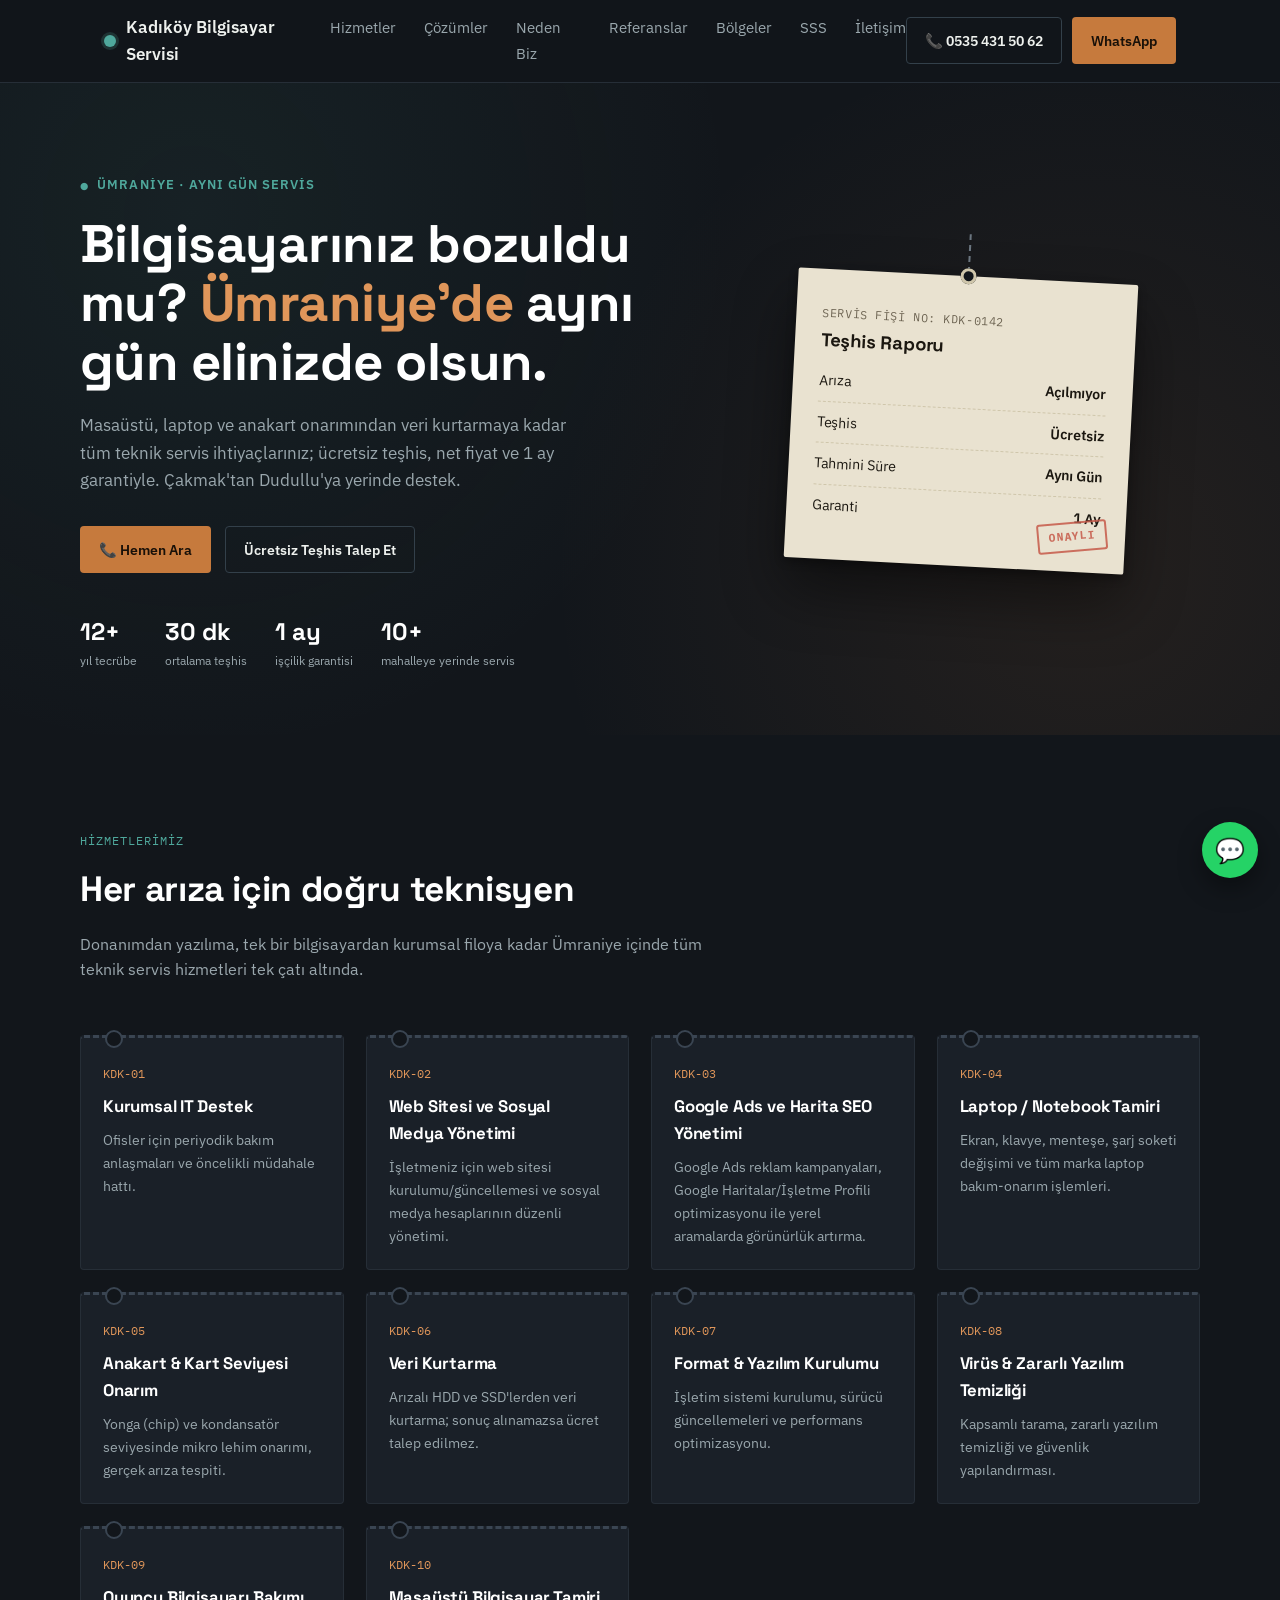
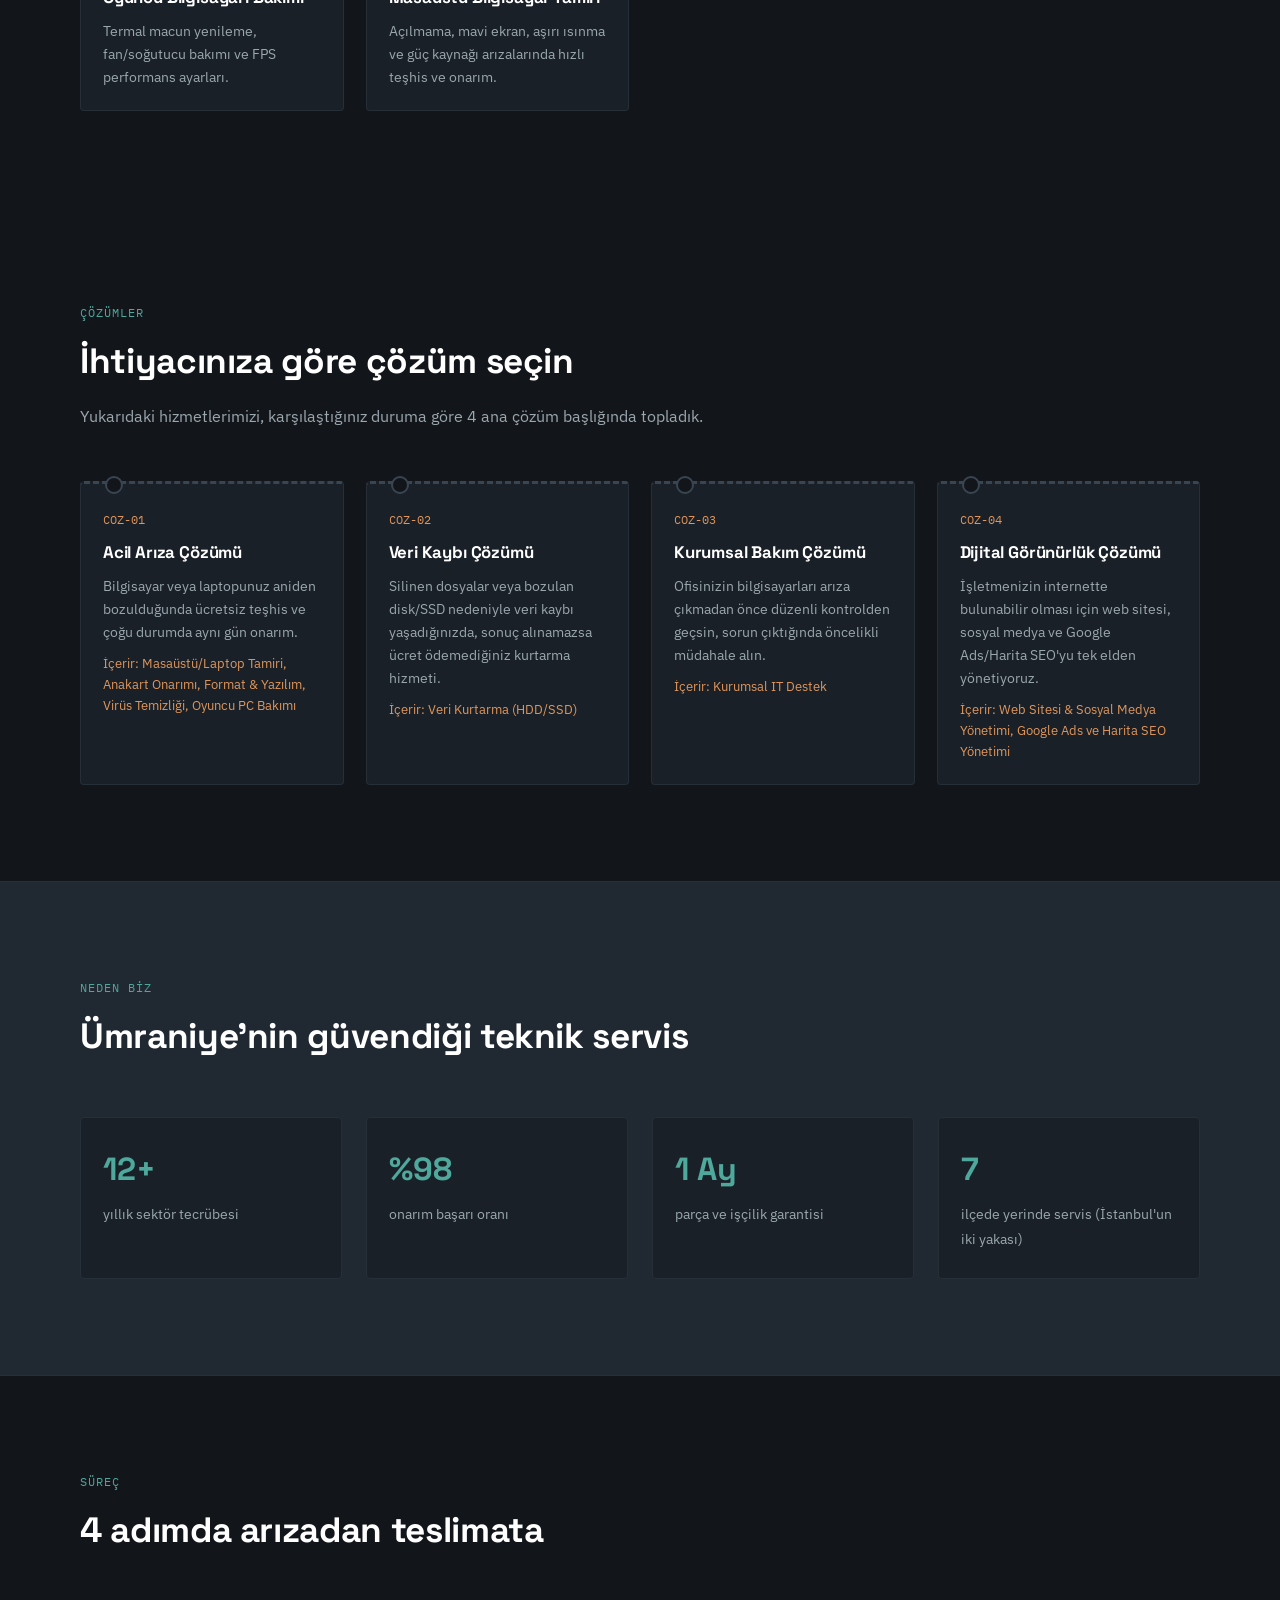
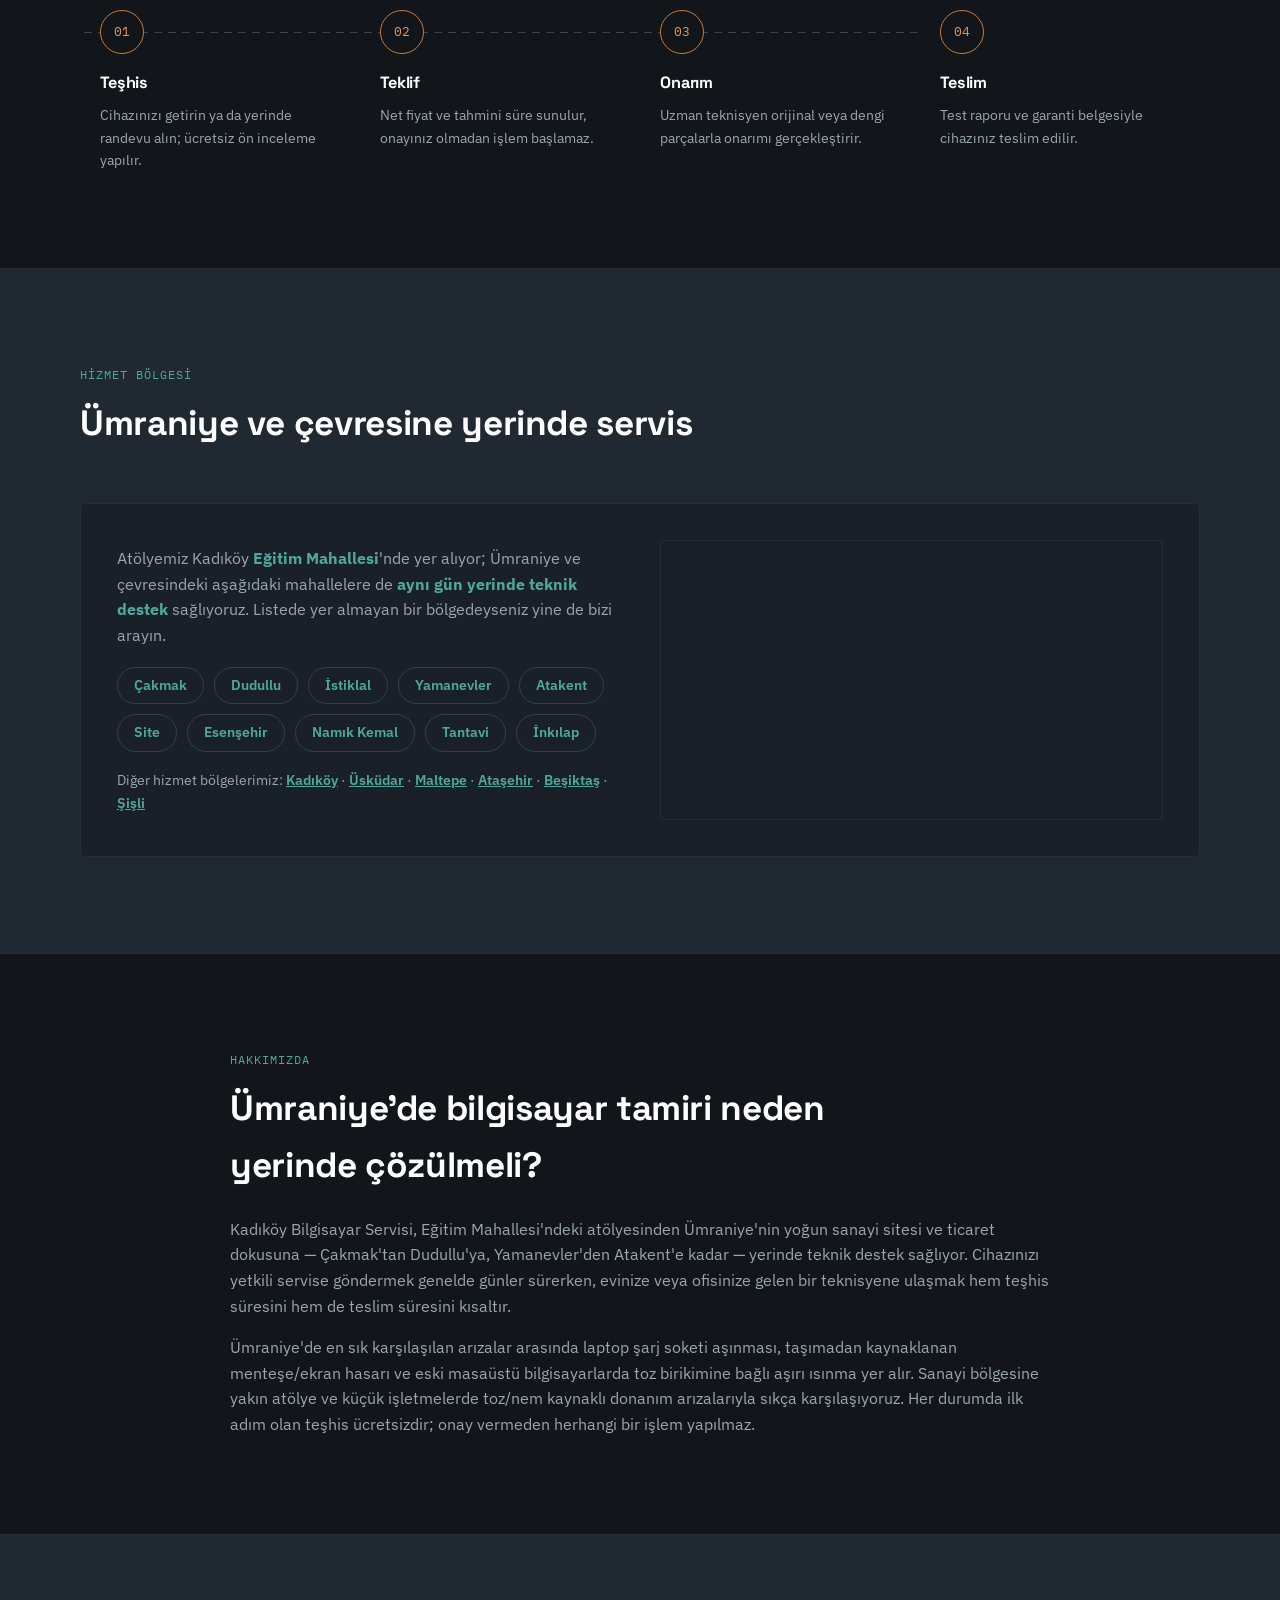
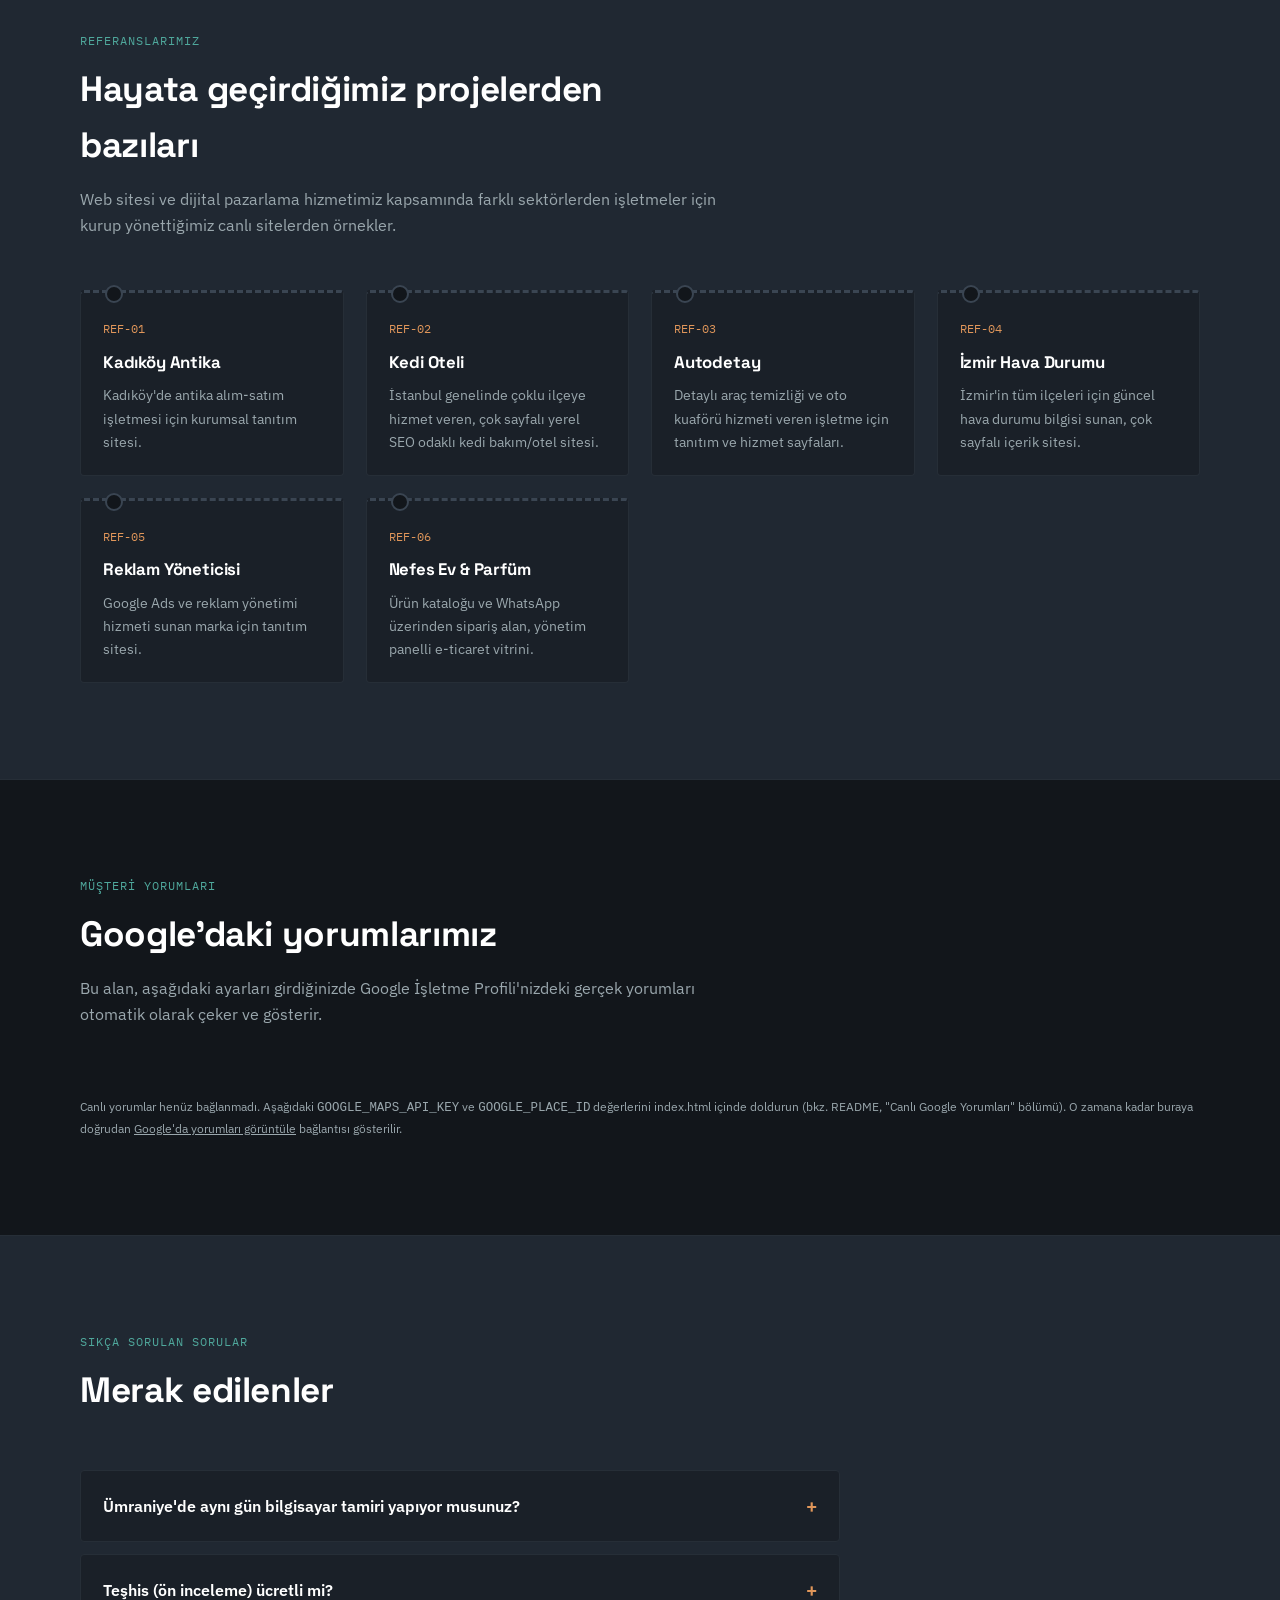
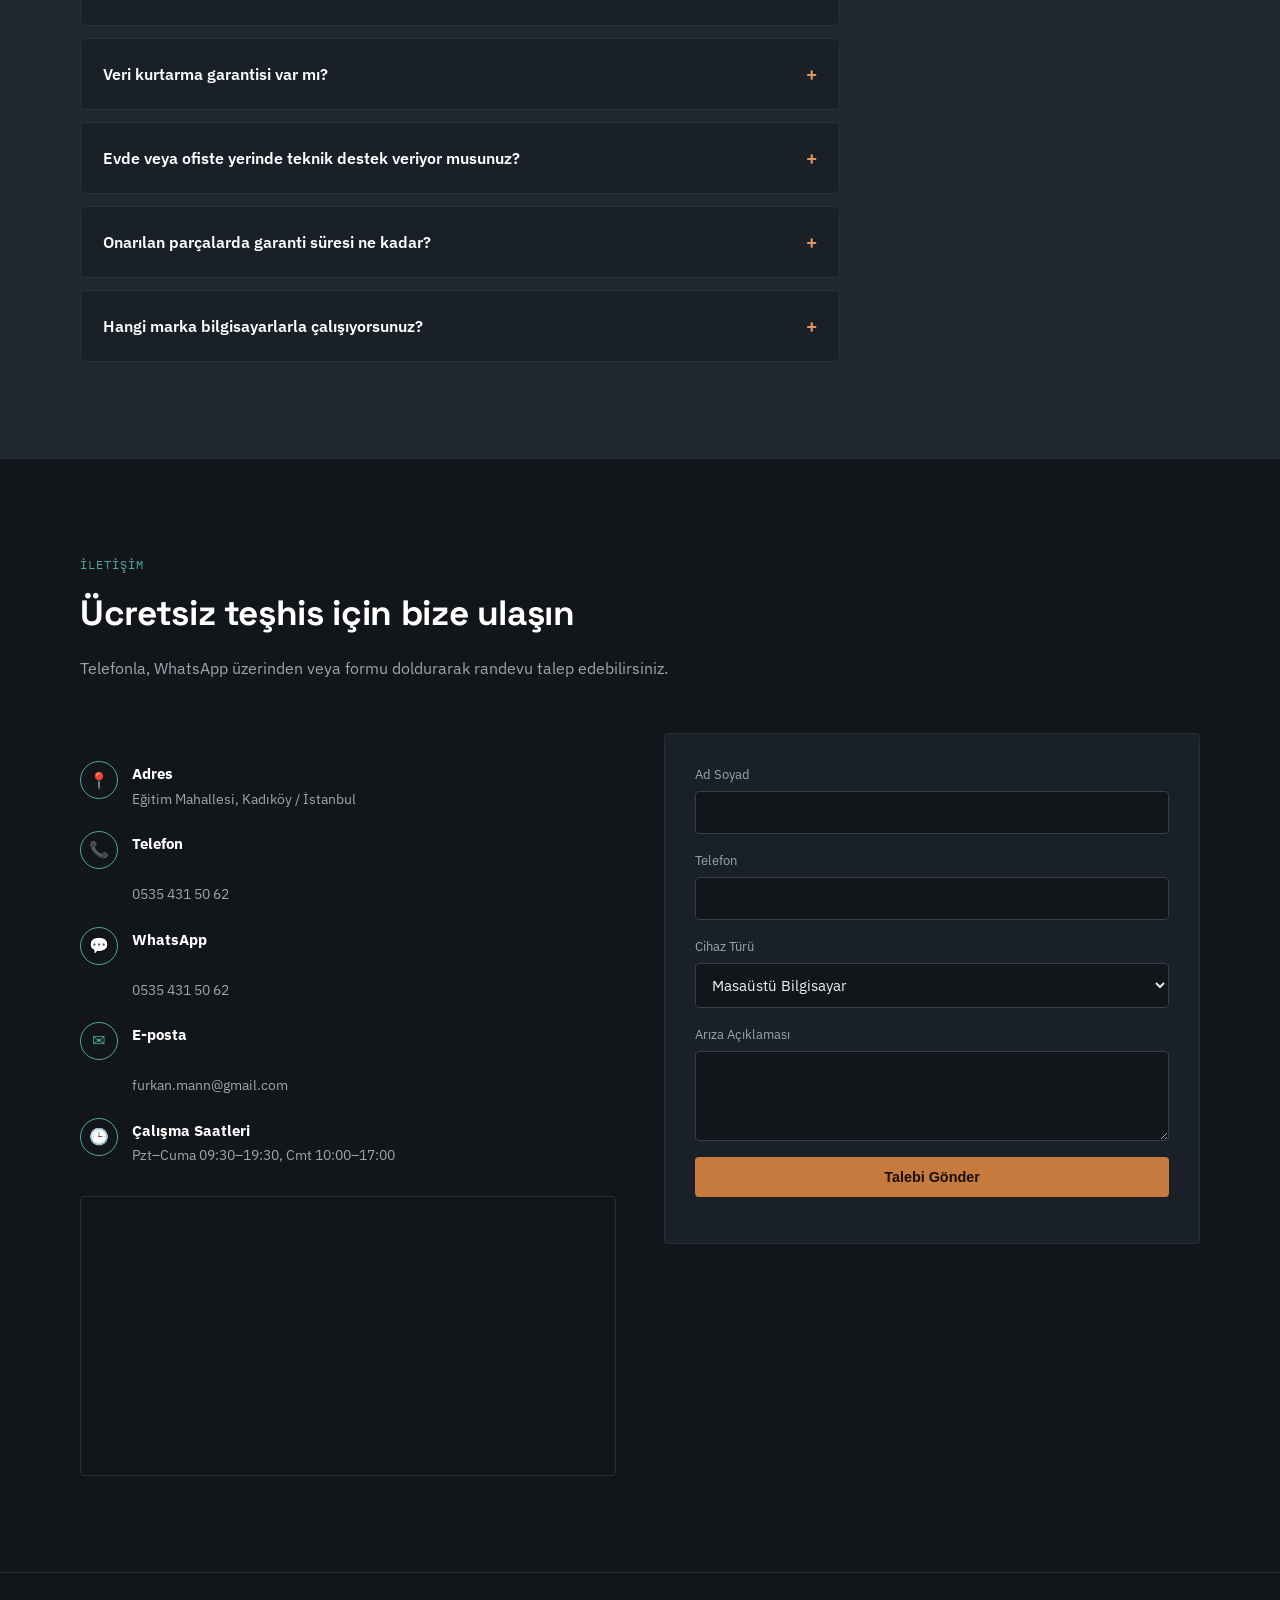
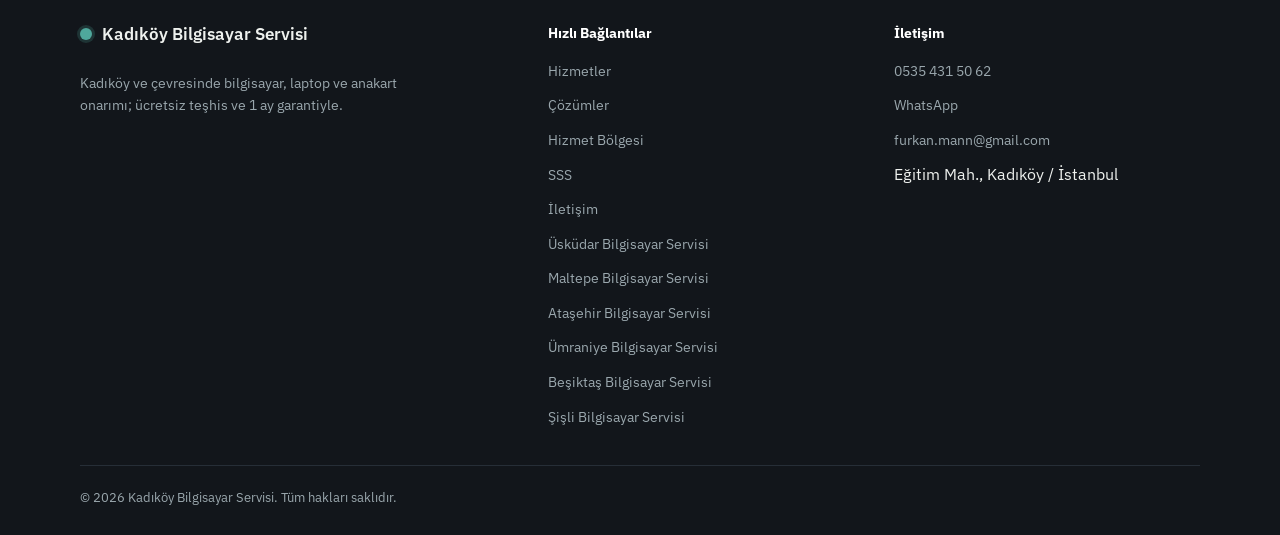
<file: umraniye-bilgisayar-servisi.html>
<!DOCTYPE html>
<html lang="tr">
<head>
<meta charset="UTF-8">
<meta name="viewport" content="width=device-width, initial-scale=1.0">

<!-- ============ TEMEL SEO ============ -->
<title>Ümraniye Bilgisayar Servisi | Aynı Gün Bilgisayar ve Laptop Tamiri</title>
<meta name="description" content="Ümraniye'de bilgisayar, laptop ve anakart tamiri. Ücretsiz teşhis, aynı gün teslim, 1 ay garanti. Ümraniye ve çevresine yerinde servis. Hemen arayın.">
<meta name="keywords" content="ümraniye bilgisayar servisi, ümraniye bilgisayar tamiri, ümraniye laptop tamiri, ümraniye notebook tamiri, ümraniye veri kurtarma, kadıköy bilgisayar servisi, google ads yönetimi, harita seo">
<meta name="author" content="Kadıköy Bilgisayar Servisi">
<meta name="robots" content="index, follow, max-image-preview:large">
<link rel="canonical" href="https://bilgisayarservisi.site/umraniye-bilgisayar-servisi.html">

<!-- Coğrafi / yerel SEO etiketleri -->
<meta name="geo.region" content="TR-34">
<meta name="geo.placename" content="Kadıköy, İstanbul">
<meta name="geo.position" content="40.9827;29.0270">
<meta name="ICBM" content="40.9827, 29.0270">

<!-- ============ SOSYAL PAYLAŞIM (Open Graph / Twitter) ============ -->
<meta property="og:type" content="website">
<meta property="og:title" content="Ümraniye Bilgisayar Servisi | Aynı Gün Bilgisayar ve Laptop Tamiri">
<meta property="og:description" content="Ümraniye'de bilgisayar, laptop ve anakart tamiri. Ücretsiz teşhis, aynı gün teslim, 1 ay garanti.">
<meta property="og:url" content="https://bilgisayarservisi.site/umraniye-bilgisayar-servisi.html">
<meta property="og:locale" content="tr_TR">
<meta property="og:image" content="https://bilgisayarservisi.site/assets/og-image.png">
<meta property="og:image:width" content="1200">
<meta property="og:image:height" content="630">
<meta property="og:image:alt" content="Kadıköy Bilgisayar Servisi — Aynı gün bilgisayar ve laptop tamiri">
<meta name="twitter:image" content="https://bilgisayarservisi.site/assets/og-image.png">
<meta property="og:site_name" content="Kadıköy Bilgisayar Servisi">
<meta name="twitter:card" content="summary_large_image">
<meta name="twitter:title" content="Ümraniye Bilgisayar Servisi | Aynı Gün Bilgisayar ve Laptop Tamiri">
<meta name="twitter:description" content="Ücretsiz teşhis, aynı gün teslim, 1 ay garanti. Ümraniye ve çevresine yerinde servis.">

<!-- ============ FAVICON (basit, harici dosya gerektirmeyen inline SVG) ============ -->
<link rel="icon" href="data:image/svg+xml,%3Csvg xmlns='http://www.w3.org/2000/svg' viewBox='0 0 100 100'%3E%3Crect width='100' height='100' rx='20' fill='%2312161b'/%3E%3Ccircle cx='50' cy='42' r='20' fill='none' stroke='%23c67a3d' stroke-width='6'/%3E%3Cline x1='50' y1='62' x2='50' y2='80' stroke='%234fa89c' stroke-width='6'/%3E%3C/svg%3E">

<!-- ============ FONTLAR ============ -->
<link rel="preconnect" href="https://fonts.googleapis.com">
<link rel="preconnect" href="https://fonts.gstatic.com" crossorigin>
<link href="https://fonts.googleapis.com/css2?family=Space+Grotesk:wght@500;600;700&family=IBM+Plex+Sans:wght@400;500;600&family=IBM+Plex+Mono:wght@500;600&display=swap" rel="stylesheet">

<!-- ============ YAPILANDIRILMIŞ VERİ (Schema.org) — SEO + GEO (AI arama motorları) ============ -->
<script type="application/ld+json">
{
  "@context": "https://schema.org",
  "@type": "ElectronicsStore",
  "name": "Kadıköy Bilgisayar Servisi",
  "alternateName": "Kadıköy Bilgisayar Tamiri",
  "url": "https://bilgisayarservisi.site/umraniye-bilgisayar-servisi.html",
  "telephone": "+905354315062",
  "email": "furkan.mann@gmail.com",
  "priceRange": "₺₺",
  "image": "https://bilgisayarservisi.site/assets/og-image.png",
  "address": {
    "@type": "PostalAddress",
    "addressLocality": "Kadıköy",
    "addressRegion": "İstanbul",
    "postalCode": "34722",
    "addressCountry": "TR"
  },
  "geo": {
    "@type": "GeoCoordinates",
    "latitude": 40.9827,
    "longitude": 29.0270
  },
  "openingHoursSpecification": [
    {
      "@type": "OpeningHoursSpecification",
      "dayOfWeek": ["Monday","Tuesday","Wednesday","Thursday","Friday"],
      "opens": "09:30",
      "closes": "19:30"
    },
    {
      "@type": "OpeningHoursSpecification",
      "dayOfWeek": ["Saturday"],
      "opens": "10:00",
      "closes": "17:00"
    }
  ],
  "areaServed": [
    {"@type": "Place", "name": "Eğitim"},
    {"@type": "Place", "name": "Üsküdar"},
    {"@type": "Place", "name": "Maltepe"},
    {"@type": "Place", "name": "Ataşehir"},
    {"@type": "Place", "name": "Ümraniye"},
    {"@type": "Place", "name": "Beşiktaş"},
    {"@type": "Place", "name": "Şişli"},
    {"@type": "Place", "name": "Moda"},
    {"@type": "Place", "name": "Caferağa"},
    {"@type": "Place", "name": "Osmanağa"},
    {"@type": "Place", "name": "Rasimpaşa"},
    {"@type": "Place", "name": "Göztepe"},
    {"@type": "Place", "name": "Erenköy"},
    {"@type": "Place", "name": "Suadiye"},
    {"@type": "Place", "name": "Fenerbahçe"},
    {"@type": "Place", "name": "Kozyatağı"},
    {"@type": "Place", "name": "Bostancı"}
  ],
  "sameAs": [
    "https://www.instagram.com/KULLANICI_ADI",
    "https://wa.me/905354315062"
  ]
}
</script>

<script type="application/ld+json">
{
  "@context": "https://schema.org",
  "@type": "FAQPage",
  "mainEntity": [
    {
      "@type": "Question",
      "name": "Ümraniye'de aynı gün bilgisayar tamiri yapıyor musunuz?",
      "acceptedAnswer": {
        "@type": "Answer",
        "text": "Evet. Ümraniye'de arıza teşhisi genellikle 30 dakika içinde tamamlanır; parça stoktaysa çoğu laptop ve masaüstü onarımı aynı gün içinde teslim edilir. Anakart seviyesi tamir ve parça temini gereken durumlarda süre değişebilir."
      }
    },
    {
      "@type": "Question",
      "name": "Teşhis (ön inceleme) ücretli mi?",
      "acceptedAnswer": {
        "@type": "Answer",
        "text": "İlk teşhis ücretsizdir. Arızayı tespit ettikten sonra net fiyat teklifi sunulur, onay vermeden herhangi bir işlem yapılmaz."
      }
    },
    {
      "@type": "Question",
      "name": "Veri kurtarma garantisi var mı?",
      "acceptedAnswer": {
        "@type": "Answer",
        "text": "Bozuk disk veya SSD üzerinden veri kurtarma başarı oranı arızanın türüne göre değişir. Ön inceleme sonrası kurtarılabilecek veri hakkında net bilgi verilir; veri kurtarılamazsa kurtarma ücreti alınmaz."
      }
    },
    {
      "@type": "Question",
      "name": "Evde veya ofiste yerinde teknik destek veriyor musunuz?",
      "acceptedAnswer": {
        "@type": "Answer",
        "text": "Evet, Kadıköy, Üsküdar, Maltepe, Ataşehir, Ümraniye, Beşiktaş ve Şişli'nin çeşitli mahallelerine yerinde teknik destek sağlanmaktadır; İstanbul'un iki yakasında da hizmet veriyoruz."
      }
    },
    {
      "@type": "Question",
      "name": "Onarılan parçalarda garanti süresi ne kadar?",
      "acceptedAnswer": {
        "@type": "Answer",
        "text": "Değişen parçalar ve yapılan işçilik 1 ay garanti kapsamındadır. Garanti belgesi teslimat sırasında verilir."
      }
    },
    {
      "@type": "Question",
      "name": "Hangi marka bilgisayarlarla çalışıyorsunuz?",
      "acceptedAnswer": {
        "@type": "Answer",
        "text": "Apple (MacBook), Asus, Lenovo, HP, Dell, Casper, Monster, MSI ve Acer dahil olmak üzere hemen hemen tüm marka masaüstü ve laptop modellerine servis verilmektedir."
      }
    }
  ]
}
</script>

<style>
  :root{
    --graphite: #12161b;
    --panel: #1a2028;
    --panel-2: #202832;
    --paper: #e9e2d0;
    --paper-line: #cfc6ab;
    --copper: #c67a3d;
    --copper-bright: #e0965a;
    --teal: #4fa89c;
    --text: #eef1ee;
    --text-muted: #9aa7ad;
    --ink: #1b1710;
    --danger: #c65a4a;
    --radius: 4px;
    --max: 1120px;
  }

  *{box-sizing:border-box; margin:0; padding:0;}
  html{scroll-behavior:smooth;}

  body{
    background:var(--graphite);
    color:var(--text);
    font-family:'IBM Plex Sans', system-ui, sans-serif;
    line-height:1.6;
    -webkit-font-smoothing:antialiased;
  }

  @media (prefers-reduced-motion: reduce){
    html{scroll-behavior:auto;}
    *{animation-duration:0.001ms !important; transition-duration:0.001ms !important;}
  }

  h1,h2,h3,.mono{font-family:'Space Grotesk', sans-serif; letter-spacing:-0.01em;}
  .label, .tag-serial, .stamp, .price{font-family:'IBM Plex Mono', monospace;}

  a{color:inherit;}
  img{max-width:100%; display:block;}
  section{padding:96px 24px;}
  .wrap{max-width:var(--max); margin:0 auto;}

  :focus-visible{outline:3px solid var(--teal); outline-offset:3px;}

  /* ============ NAV ============ */
  header.site-header{
    position:sticky; top:0; z-index:50;
    background:rgba(18,22,27,0.92);
    backdrop-filter:blur(8px);
    border-bottom:1px solid #262e37;
  }
  .nav{
    max-width:var(--max); margin:0 auto;
    display:flex; align-items:center; justify-content:space-between;
    padding:14px 24px;
  }
  .logo{
    display:flex; align-items:center; gap:10px;
    font-size:1.05rem; font-weight:600; color:var(--text);
    text-decoration:none;
  }
  .logo .dot{
    width:12px; height:12px; border-radius:50%;
    background:var(--teal);
    box-shadow:0 0 0 3px rgba(79,168,156,0.2);
    flex-shrink:0;
  }
  .nav-links{display:flex; gap:28px; list-style:none;}
  .nav-links li{list-style:none;}
  .nav-links a{
    font-size:0.92rem; color:var(--text-muted); text-decoration:none;
    transition:color .15s ease;
  }
  .nav-links a:hover{color:var(--copper-bright);}
  .mobile-cta-item{display:none;}
  .nav-cta{
    display:flex; gap:10px; align-items:center;
  }
  .btn{
    display:inline-flex; align-items:center; gap:8px;
    padding:11px 18px; border-radius:var(--radius);
    font-size:0.9rem; font-weight:600; text-decoration:none;
    border:1px solid transparent; cursor:pointer;
    transition:transform .15s ease, box-shadow .15s ease, background .15s ease;
    white-space:nowrap;
  }
  .btn:hover{transform:translateY(-1px);}
  .btn-primary{background:var(--copper); color:#181008;}
  .btn-primary:hover{background:var(--copper-bright); box-shadow:0 6px 18px rgba(198,122,61,0.35);}
  .btn-ghost{border-color:#33404a; color:var(--text);}
  .btn-ghost:hover{border-color:var(--teal); color:var(--teal);}
  .btn-block{width:100%; justify-content:center;}

  .nav-toggle{display:none; background:none; border:1px solid #33404a; border-radius:var(--radius); color:var(--text); width:40px; height:40px; font-size:1.2rem;}

  /* ============ HERO ============ */
  .hero{
    padding:88px 24px 64px;
    position:relative;
    overflow:hidden;
    background:
      radial-gradient(circle at 15% 20%, rgba(79,168,156,0.08), transparent 45%),
      radial-gradient(circle at 85% 75%, rgba(198,122,61,0.10), transparent 45%);
  }
  .hero-grid{
    max-width:var(--max); margin:0 auto;
    display:grid; grid-template-columns:1.1fr 0.9fr; gap:56px; align-items:center;
  }
  .eyebrow{
    display:inline-flex; align-items:center; gap:8px;
    color:var(--teal); font-size:0.8rem; letter-spacing:0.08em; text-transform:uppercase;
    margin-bottom:18px; font-weight:600;
  }
  .eyebrow::before{content:"●"; font-size:0.6rem;}
  h1{font-size:clamp(2.1rem, 4.2vw, 3.3rem); line-height:1.12; font-weight:700; color:#fff; margin-bottom:20px;}
  h1 .accent{color:var(--copper-bright);}
  .hero p.lead{color:var(--text-muted); font-size:1.08rem; max-width:520px; margin-bottom:32px;}
  .hero-actions{display:flex; gap:14px; flex-wrap:wrap; margin-bottom:40px;}
  .trust-row{display:flex; gap:28px; flex-wrap:wrap;}
  .trust-item{display:flex; flex-direction:column;}
  .trust-item strong{font-family:'Space Grotesk'; font-size:1.5rem; color:#fff;}
  .trust-item span{font-size:0.78rem; color:var(--text-muted);}

  /* Signature element: hanging repair ticket */
  .ticket-stub{
    position:relative;
    justify-self:center;
    background:var(--paper);
    color:var(--ink);
    width:min(340px, 100%);
    padding:30px 26px 34px;
    border-radius:2px;
    transform:rotate(3deg);
    box-shadow:0 30px 60px rgba(0,0,0,0.45), 0 4px 10px rgba(0,0,0,0.3);
  }
  .ticket-stub::before{
    content:"";
    position:absolute; left:50%; top:-42px; transform:translateX(-50%);
    width:2px; height:44px;
    background:repeating-linear-gradient(180deg, #6b7680 0 6px, transparent 6px 11px);
  }
  .ticket-hole{
    position:absolute; left:50%; top:-8px; transform:translateX(-50%);
    width:16px; height:16px; border-radius:50%;
    background:var(--graphite);
    box-shadow:inset 0 0 0 3px var(--paper-line);
  }
  .ticket-stub .tag-serial{font-size:0.72rem; letter-spacing:0.05em; color:#6b6250; margin-bottom:14px;}
  .ticket-stub h3{font-size:1.15rem; margin-bottom:6px; color:var(--ink);}
  .ticket-stub .ticket-row{
    display:flex; justify-content:space-between; padding:9px 0; border-bottom:1px dashed var(--paper-line);
    font-size:0.88rem;
  }
  .ticket-stub .ticket-row:last-of-type{border-bottom:none;}
  .ticket-stub .ticket-row span:last-child{font-weight:600;}
  .stamp{
    position:absolute; right:18px; bottom:20px;
    border:2px solid var(--danger); color:var(--danger);
    padding:4px 10px; border-radius:3px;
    font-size:0.7rem; font-weight:700; letter-spacing:0.06em;
    transform:rotate(-8deg);
    opacity:0.85;
  }

  /* ============ SECTION HEADERS ============ */
  .section-head{max-width:640px; margin-bottom:52px;}
  .section-head .label{color:var(--teal); font-size:0.78rem; letter-spacing:0.08em; text-transform:uppercase; display:block; margin-bottom:10px;}
  .section-head h2{font-size:clamp(1.6rem, 3vw, 2.2rem); color:#fff; margin-bottom:14px;}
  .section-head p{color:var(--text-muted);}

  /* ============ SERVICES — repair tag cards ============ */
  .services-grid{
    display:grid; grid-template-columns:repeat(auto-fit, minmax(250px, 1fr)); gap:22px;
  }
  .service-tag{
    position:relative;
    background:var(--panel);
    border:1px solid #262e37;
    border-top:3px dashed #3a4552;
    border-radius:var(--radius);
    padding:26px 22px 22px;
    transition:transform .18s ease, border-color .18s ease;
  }
  .service-tag:hover{transform:translateY(-4px) rotate(-0.4deg); border-top-color:var(--copper);}
  .service-tag::before{
    content:"";
    position:absolute; top:-8px; left:24px;
    width:14px; height:14px; border-radius:50%;
    background:var(--graphite); border:2px solid #3a4552;
  }
  .service-tag .tag-serial{color:var(--copper-bright); font-size:0.75rem; margin-bottom:10px; display:block;}
  .service-tag h3{font-size:1.05rem; color:#fff; margin-bottom:8px;}
  .service-tag p{color:var(--text-muted); font-size:0.9rem;}

  /* ============ WHY US / STATS ============ */
  .why-grid{display:grid; grid-template-columns:repeat(4, 1fr); gap:24px;}
  .why-card{
    background:var(--panel); border:1px solid #262e37; border-radius:var(--radius);
    padding:26px 22px; text-align:left;
  }
  .why-card strong{font-family:'Space Grotesk'; font-size:2rem; color:var(--teal); display:block; margin-bottom:6px;}
  .why-card span{color:var(--text-muted); font-size:0.88rem;}

  /* ============ PROCESS ============ */
  .process-row{
    display:grid; grid-template-columns:repeat(4, 1fr); gap:0;
    position:relative;
  }
  .process-step{
    padding:0 20px; position:relative;
  }
  .process-step:not(:last-child)::after{
    content:"";
    position:absolute; top:22px; right:-4px; width:100%; height:1px;
    background:repeating-linear-gradient(90deg, #3a4552 0 8px, transparent 8px 14px);
  }
  .process-num{
    font-family:'IBM Plex Mono'; font-size:0.8rem; color:var(--copper-bright);
    width:44px; height:44px; border:1px solid var(--copper); border-radius:50%;
    display:flex; align-items:center; justify-content:center; margin-bottom:16px;
    background:var(--graphite); position:relative; z-index:1;
  }
  .process-step h3{font-size:1.02rem; color:#fff; margin-bottom:8px;}
  .process-step p{color:var(--text-muted); font-size:0.88rem;}

  /* ============ AREAS SERVED ============ */
  .areas-panel{
    background:var(--panel); border:1px solid #262e37; border-radius:var(--radius);
    padding:36px; display:grid; grid-template-columns:1fr 1fr; gap:40px; align-items:center;
  }
  .area-chip-list{display:flex; flex-wrap:wrap; gap:10px;}
  .area-chip{
    border:1px solid #33404a; border-radius:99px; padding:7px 16px;
    font-size:0.85rem; color:var(--text-muted);
  }
  .area-chip strong{color:var(--teal); font-weight:600;}

  /* ============ TESTIMONIALS ============ */
  .testi-grid{display:grid; grid-template-columns:repeat(3, 1fr); gap:22px;}
  .testi-card{
    background:var(--panel); border:1px solid #262e37; border-radius:var(--radius);
    padding:26px; display:flex; flex-direction:column; gap:14px;
  }
  .stars{color:var(--copper-bright); letter-spacing:2px; font-size:0.95rem;}
  .testi-card p.quote{color:var(--text); font-size:0.94rem;}
  .testi-who{display:flex; justify-content:space-between; font-size:0.82rem; color:var(--text-muted); border-top:1px solid #262e37; padding-top:12px;}

  /* ============ FAQ ============ */
  .faq-list{display:flex; flex-direction:column; gap:12px; max-width:760px;}
  .faq-item{background:var(--panel); border:1px solid #262e37; border-radius:var(--radius); overflow:hidden;}
  .faq-q{
    width:100%; text-align:left; background:none; border:none; color:#fff;
    padding:20px 22px; font-size:1rem; font-weight:600; cursor:pointer;
    display:flex; justify-content:space-between; align-items:center; gap:16px;
    font-family:'IBM Plex Sans';
  }
  .faq-q .plus{font-family:'IBM Plex Mono'; color:var(--copper-bright); font-size:1.2rem; transition:transform .2s ease; flex-shrink:0;}
  .faq-item[data-open="true"] .faq-q .plus{transform:rotate(45deg);}
  .faq-a{max-height:0; overflow:hidden; transition:max-height .25s ease;}
  .faq-a p{padding:0 22px 20px; color:var(--text-muted); font-size:0.92rem;}

  /* ============ CONTACT ============ */
  .contact-grid{display:grid; grid-template-columns:1fr 1fr; gap:48px; align-items:start;}
  .contact-info-list{display:flex; flex-direction:column; gap:20px; margin:28px 0;}
  .contact-info-item{display:flex; gap:14px;}
  .contact-icon{
    width:38px; height:38px; border-radius:50%; border:1px solid var(--teal); color:var(--teal);
    display:flex; align-items:center; justify-content:center; flex-shrink:0; font-size:1rem;
  }
  .contact-info-item strong{display:block; color:#fff; font-size:0.95rem;}
  .contact-info-item span, .contact-info-item a{color:var(--text-muted); font-size:0.9rem; text-decoration:none;}
  .map-frame{
    border:1px solid #262e37; border-radius:var(--radius); overflow:hidden; height:280px;
  }
  .map-frame iframe{width:100%; height:100%; border:0; filter:grayscale(0.3) invert(0.92) contrast(0.9);}

  form.contact-form{
    background:var(--panel); border:1px solid #262e37; border-radius:var(--radius); padding:30px;
    display:flex; flex-direction:column; gap:16px;
  }
  .form-row{display:flex; flex-direction:column; gap:6px;}
  .form-row label{font-size:0.82rem; color:var(--text-muted);}
  .form-row input, .form-row select, .form-row textarea{
    background:var(--graphite); border:1px solid #33404a; border-radius:var(--radius);
    padding:11px 12px; color:var(--text); font-family:inherit; font-size:0.92rem;
  }
  .form-row textarea{resize:vertical; min-height:90px;}
  .form-note{font-size:0.78rem; color:var(--text-muted);}

  /* ============ FOOTER ============ */
  footer{border-top:1px solid #262e37; padding:48px 24px 28px;}
  .footer-grid{display:grid; grid-template-columns:1.4fr 1fr 1fr; gap:40px; margin-bottom:36px;}
  .footer-grid h4{color:#fff; font-size:0.9rem; margin-bottom:14px;}
  .footer-grid ul{list-style:none; display:flex; flex-direction:column; gap:9px;}
  .footer-grid ul a{color:var(--text-muted); text-decoration:none; font-size:0.88rem;}
  .footer-grid ul a:hover{color:var(--teal);}
  .footer-bottom{
    display:flex; justify-content:space-between; align-items:center; flex-wrap:wrap; gap:12px;
    border-top:1px solid #262e37; padding-top:22px; font-size:0.8rem; color:var(--text-muted);
  }

  /* ============ FLOATING WHATSAPP ============ */
  .float-wa{
    position:fixed; bottom:22px; right:22px; z-index:60;
    width:56px; height:56px; border-radius:50%;
    background:#25D366; color:#0b1a10;
    display:flex; align-items:center; justify-content:center;
    box-shadow:0 10px 24px rgba(0,0,0,0.4);
    text-decoration:none; font-size:1.5rem;
  }

  /* ============ RESPONSIVE ============ */
  @media (max-width: 900px){
    .hero-grid{grid-template-columns:1fr;}
    .ticket-stub{margin-top:24px;}
    .why-grid{grid-template-columns:repeat(2,1fr);}
    .process-row{grid-template-columns:1fr; gap:32px;}
    .process-step::after{display:none;}
    .areas-panel{grid-template-columns:1fr;}
    .testi-grid{grid-template-columns:1fr;}
    .contact-grid{grid-template-columns:1fr;}
    .footer-grid{grid-template-columns:1fr; gap:26px;}
  }
  @media (max-width: 700px){
    .nav-links{display:none;}
    .nav-toggle{display:block;}
    .nav-cta{display:none;}
    .mobile-cta-item{display:block; margin-top:6px;}
    section{padding:64px 20px;}
  }
</style>
</head>
<body>

<!-- ============ HEADER ============ -->
<header class="site-header">
  <nav class="nav">
    <a href="#anasayfa" class="logo"><span class="dot"></span> Kadıköy Bilgisayar Servisi</a>
    <ul class="nav-links">
      <li><a href="#hizmetler">Hizmetler</a></li>
      <li><a href="#cozumler">Çözümler</a></li>
      <li><a href="#neden-biz">Neden Biz</a></li>
      <li><a href="#referanslar">Referanslar</a></li>
      <li><a href="#bolgeler">Bölgeler</a></li>
      <li><a href="#sss">SSS</a></li>
      <li><a href="#iletisim">İletişim</a></li>
      <li class="mobile-cta-item"><a href="tel:+905354315062" class="btn btn-ghost btn-block">📞 0535 431 50 62</a></li>
      <li class="mobile-cta-item"><a href="https://wa.me/905354315062" class="btn btn-primary btn-block">WhatsApp</a></li>
    </ul>
    <div class="nav-cta">
      <a href="tel:+905354315062" class="btn btn-ghost">📞 0535 431 50 62</a>
      <a href="https://wa.me/905354315062" class="btn btn-primary">WhatsApp</a>
    </div>
    <button class="nav-toggle" id="navToggle" aria-label="Menüyü aç">☰</button>
  </nav>
</header>

<!-- ============ HERO ============ -->
<section class="hero" id="anasayfa">
  <div class="hero-grid">
    <div>
      <span class="eyebrow">Ümraniye · Aynı Gün Servis</span>
      <h1>Bilgisayarınız bozuldu mu? <span class="accent">Ümraniye'de</span> aynı gün elinizde olsun.</h1>
      <p class="lead">Masaüstü, laptop ve anakart onarımından veri kurtarmaya kadar tüm teknik servis ihtiyaçlarınız; ücretsiz teşhis, net fiyat ve 1 ay garantiyle. Çakmak'tan Dudullu'ya yerinde destek.</p>
      <div class="hero-actions">
        <a href="tel:+905354315062" class="btn btn-primary">📞 Hemen Ara</a>
        <a href="#iletisim" class="btn btn-ghost">Ücretsiz Teşhis Talep Et</a>
      </div>
      <div class="trust-row">
        <div class="trust-item"><strong>12+</strong><span>yıl tecrübe</span></div>
        <div class="trust-item"><strong>30 dk</strong><span>ortalama teşhis</span></div>
        <div class="trust-item"><strong>1 ay</strong><span>işçilik garantisi</span></div>
        <div class="trust-item"><strong>10+</strong><span>mahalleye yerinde servis</span></div>
      </div>
    </div>

    <div class="ticket-stub">
      <div class="ticket-hole"></div>
      <span class="tag-serial">SERVİS FİŞİ NO: KDK-0142</span>
      <h3>Teşhis Raporu</h3>
      <div class="ticket-row"><span>Arıza</span><span>Açılmıyor</span></div>
      <div class="ticket-row"><span>Teşhis</span><span>Ücretsiz</span></div>
      <div class="ticket-row"><span>Tahmini Süre</span><span>Aynı Gün</span></div>
      <div class="ticket-row"><span>Garanti</span><span>1 Ay</span></div>
      <span class="stamp">ONAYLI</span>
    </div>
  </div>
</section>

<!-- ============ SERVICES ============ -->
<section id="hizmetler">
  <div class="wrap">
    <div class="section-head">
      <span class="label">Hizmetlerimiz</span>
      <h2>Her arıza için doğru teknisyen</h2>
      <p>Donanımdan yazılıma, tek bir bilgisayardan kurumsal filoya kadar Ümraniye içinde tüm teknik servis hizmetleri tek çatı altında.</p>
    </div>
    <div class="services-grid">
      <article class="service-tag">
        <span class="tag-serial">KDK-01</span>
        <h3>Kurumsal IT Destek</h3>
        <p>Ofisler için periyodik bakım anlaşmaları ve öncelikli müdahale hattı.</p>
      </article>
      <article class="service-tag">
        <span class="tag-serial">KDK-02</span>
        <h3>Web Sitesi ve Sosyal Medya Yönetimi</h3>
        <p>İşletmeniz için web sitesi kurulumu/güncellemesi ve sosyal medya hesaplarının düzenli yönetimi.</p>
      </article>
      <article class="service-tag">
        <span class="tag-serial">KDK-03</span>
        <h3>Google Ads ve Harita SEO Yönetimi</h3>
        <p>Google Ads reklam kampanyaları, Google Haritalar/İşletme Profili optimizasyonu ile yerel aramalarda görünürlük artırma.</p>
      </article>
      <article class="service-tag">
        <span class="tag-serial">KDK-04</span>
        <h3>Laptop / Notebook Tamiri</h3>
        <p>Ekran, klavye, menteşe, şarj soketi değişimi ve tüm marka laptop bakım-onarım işlemleri.</p>
      </article>
      <article class="service-tag">
        <span class="tag-serial">KDK-05</span>
        <h3>Anakart & Kart Seviyesi Onarım</h3>
        <p>Yonga (chip) ve kondansatör seviyesinde mikro lehim onarımı, gerçek arıza tespiti.</p>
      </article>
      <article class="service-tag">
        <span class="tag-serial">KDK-06</span>
        <h3>Veri Kurtarma</h3>
        <p>Arızalı HDD ve SSD'lerden veri kurtarma; sonuç alınamazsa ücret talep edilmez.</p>
      </article>
      <article class="service-tag">
        <span class="tag-serial">KDK-07</span>
        <h3>Format & Yazılım Kurulumu</h3>
        <p>İşletim sistemi kurulumu, sürücü güncellemeleri ve performans optimizasyonu.</p>
      </article>
      <article class="service-tag">
        <span class="tag-serial">KDK-08</span>
        <h3>Virüs & Zararlı Yazılım Temizliği</h3>
        <p>Kapsamlı tarama, zararlı yazılım temizliği ve güvenlik yapılandırması.</p>
      </article>
      <article class="service-tag">
        <span class="tag-serial">KDK-09</span>
        <h3>Oyuncu Bilgisayarı Bakımı</h3>
        <p>Termal macun yenileme, fan/soğutucu bakımı ve FPS performans ayarları.</p>
      </article>
      <article class="service-tag">
        <span class="tag-serial">KDK-10</span>
        <h3>Masaüstü Bilgisayar Tamiri</h3>
        <p>Açılmama, mavi ekran, aşırı ısınma ve güç kaynağı arızalarında hızlı teşhis ve onarım.</p>
      </article>
    </div>
  </div>
</section>

<!-- ============ ÇÖZÜMLER ============ -->
<section id="cozumler">
  <div class="wrap">
    <div class="section-head">
      <span class="label">Çözümler</span>
      <h2>İhtiyacınıza göre çözüm seçin</h2>
      <p>Yukarıdaki hizmetlerimizi, karşılaştığınız duruma göre 4 ana çözüm başlığında topladık.</p>
    </div>
    <div class="services-grid">
      <article class="service-tag">
        <span class="tag-serial">COZ-01</span>
        <h3>Acil Arıza Çözümü</h3>
        <p>Bilgisayar veya laptopunuz aniden bozulduğunda ücretsiz teşhis ve çoğu durumda aynı gün onarım.</p>
        <p style="margin-top:10px; font-size:0.82rem; color:var(--copper-bright);">İçerir: Masaüstü/Laptop Tamiri, Anakart Onarımı, Format &amp; Yazılım, Virüs Temizliği, Oyuncu PC Bakımı</p>
      </article>
      <article class="service-tag">
        <span class="tag-serial">COZ-02</span>
        <h3>Veri Kaybı Çözümü</h3>
        <p>Silinen dosyalar veya bozulan disk/SSD nedeniyle veri kaybı yaşadığınızda, sonuç alınamazsa ücret ödemediğiniz kurtarma hizmeti.</p>
        <p style="margin-top:10px; font-size:0.82rem; color:var(--copper-bright);">İçerir: Veri Kurtarma (HDD/SSD)</p>
      </article>
      <article class="service-tag">
        <span class="tag-serial">COZ-03</span>
        <h3>Kurumsal Bakım Çözümü</h3>
        <p>Ofisinizin bilgisayarları arıza çıkmadan önce düzenli kontrolden geçsin, sorun çıktığında öncelikli müdahale alın.</p>
        <p style="margin-top:10px; font-size:0.82rem; color:var(--copper-bright);">İçerir: Kurumsal IT Destek</p>
      </article>
      <article class="service-tag">
        <span class="tag-serial">COZ-04</span>
        <h3>Dijital Görünürlük Çözümü</h3>
        <p>İşletmenizin internette bulunabilir olması için web sitesi, sosyal medya ve Google Ads/Harita SEO'yu tek elden yönetiyoruz.</p>
        <p style="margin-top:10px; font-size:0.82rem; color:var(--copper-bright);">İçerir: Web Sitesi &amp; Sosyal Medya Yönetimi, Google Ads ve Harita SEO Yönetimi</p>
      </article>
    </div>
  </div>
</section>

<!-- ============ WHY US ============ -->
<section id="neden-biz" style="background:var(--panel-2); border-top:1px solid #262e37; border-bottom:1px solid #262e37;">
  <div class="wrap">
    <div class="section-head">
      <span class="label">Neden Biz</span>
      <h2>Ümraniye'nin güvendiği teknik servis</h2>
    </div>
    <div class="why-grid">
      <div class="why-card"><strong>12+</strong><span>yıllık sektör tecrübesi</span></div>
      <div class="why-card"><strong>%98</strong><span>onarım başarı oranı</span></div>
      <div class="why-card"><strong>1 Ay</strong><span>parça ve işçilik garantisi</span></div>
      <div class="why-card"><strong>7</strong><span>ilçede yerinde servis (İstanbul'un iki yakası)</span></div>
    </div>
  </div>
</section>

<!-- ============ PROCESS ============ -->
<section>
  <div class="wrap">
    <div class="section-head">
      <span class="label">Süreç</span>
      <h2>4 adımda arızadan teslimata</h2>
    </div>
    <div class="process-row">
      <div class="process-step">
        <div class="process-num">01</div>
        <h3>Teşhis</h3>
        <p>Cihazınızı getirin ya da yerinde randevu alın; ücretsiz ön inceleme yapılır.</p>
      </div>
      <div class="process-step">
        <div class="process-num">02</div>
        <h3>Teklif</h3>
        <p>Net fiyat ve tahmini süre sunulur, onayınız olmadan işlem başlamaz.</p>
      </div>
      <div class="process-step">
        <div class="process-num">03</div>
        <h3>Onarım</h3>
        <p>Uzman teknisyen orijinal veya dengi parçalarla onarımı gerçekleştirir.</p>
      </div>
      <div class="process-step">
        <div class="process-num">04</div>
        <h3>Teslim</h3>
        <p>Test raporu ve garanti belgesiyle cihazınız teslim edilir.</p>
      </div>
    </div>
  </div>
</section>

<!-- ============ AREAS SERVED ============ -->
<section id="bolgeler" style="background:var(--panel-2); border-top:1px solid #262e37; border-bottom:1px solid #262e37;">
  <div class="wrap">
    <div class="section-head">
      <span class="label">Hizmet Bölgesi</span>
      <h2>Ümraniye ve çevresine yerinde servis</h2>
    </div>
    <div class="areas-panel">
      <div>
        <p style="color:var(--text-muted); margin-bottom:18px;">Atölyemiz Kadıköy <strong style="color:var(--teal);">Eğitim Mahallesi</strong>'nde yer alıyor; Ümraniye ve çevresindeki aşağıdaki mahallelere de <strong style="color:var(--teal);">aynı gün yerinde teknik destek</strong> sağlıyoruz. Listede yer almayan bir bölgedeyseniz yine de bizi arayın.</p>
        <div class="area-chip-list">
          <span class="area-chip"><strong>Çakmak</strong></span>
          <span class="area-chip"><strong>Dudullu</strong></span>
          <span class="area-chip"><strong>İstiklal</strong></span>
          <span class="area-chip"><strong>Yamanevler</strong></span>
          <span class="area-chip"><strong>Atakent</strong></span>
          <span class="area-chip"><strong>Site</strong></span>
          <span class="area-chip"><strong>Esenşehir</strong></span>
          <span class="area-chip"><strong>Namık Kemal</strong></span>
          <span class="area-chip"><strong>Tantavi</strong></span>
          <span class="area-chip"><strong>İnkılap</strong></span>
        </div>
        <p style="color:var(--text-muted); margin-top:16px; font-size:0.9rem;">Diğer hizmet bölgelerimiz: <a href="index.html" style="color:var(--teal); font-weight:600;">Kadıköy</a> · <a href="uskudar-bilgisayar-servisi.html" style="color:var(--teal); font-weight:600;">Üsküdar</a> · <a href="maltepe-bilgisayar-servisi.html" style="color:var(--teal); font-weight:600;">Maltepe</a> · <a href="atasehir-bilgisayar-servisi.html" style="color:var(--teal); font-weight:600;">Ataşehir</a> · <a href="besiktas-bilgisayar-servisi.html" style="color:var(--teal); font-weight:600;">Beşiktaş</a> · <a href="sisli-bilgisayar-servisi.html" style="color:var(--teal); font-weight:600;">Şişli</a></p>
      </div>
      <div class="map-frame">
        <iframe title="Ümraniye hizmet bölgesi haritası" loading="lazy" src="https://www.google.com/maps?q=E%C4%9Fitim%20Mahallesi%2C%20Kad%C4%B1k%C3%B6y%2C%20%C4%B0stanbul&output=embed"></iframe>
      </div>
    </div>
  </div>
</section>

<!-- ============ HAKKIMIZDA / TOPICAL İÇERİK ============ -->
<section aria-labelledby="hakkimizda-baslik">
  <div class="wrap" style="max-width:820px;">
    <div class="section-head" style="margin-bottom:24px;">
      <span class="label">Hakkımızda</span>
      <h2 id="hakkimizda-baslik">Ümraniye'de bilgisayar tamiri neden yerinde çözülmeli?</h2>
    </div>
    <p style="color:var(--text-muted); margin-bottom:16px;">Kadıköy Bilgisayar Servisi, Eğitim Mahallesi'ndeki atölyesinden Ümraniye'nin yoğun sanayi sitesi ve ticaret dokusuna — Çakmak'tan Dudullu'ya, Yamanevler'den Atakent'e kadar — yerinde teknik destek sağlıyor. Cihazınızı yetkili servise göndermek genelde günler sürerken, evinize veya ofisinize gelen bir teknisyene ulaşmak hem teşhis süresini hem de teslim süresini kısaltır.</p>
    <p style="color:var(--text-muted);">Ümraniye'de en sık karşılaşılan arızalar arasında laptop şarj soketi aşınması, taşımadan kaynaklanan menteşe/ekran hasarı ve eski masaüstü bilgisayarlarda toz birikimine bağlı aşırı ısınma yer alır. Sanayi bölgesine yakın atölye ve küçük işletmelerde toz/nem kaynaklı donanım arızalarıyla sıkça karşılaşıyoruz. Her durumda ilk adım olan teşhis ücretsizdir; onay vermeden herhangi bir işlem yapılmaz.</p>
  </div>
</section>

<!-- ============ REFERANSLAR / PORTFÖY ============ -->
<section id="referanslar" style="background:var(--panel-2); border-top:1px solid #262e37; border-bottom:1px solid #262e37;">
  <div class="wrap">
    <div class="section-head">
      <span class="label">Referanslarımız</span>
      <h2>Hayata geçirdiğimiz projelerden bazıları</h2>
      <p>Web sitesi ve dijital pazarlama hizmetimiz kapsamında farklı sektörlerden işletmeler için kurup yönettiğimiz canlı sitelerden örnekler.</p>
    </div>
    <div class="services-grid">
      <a class="service-tag" href="https://www.kadikoyantika.com.tr/" target="_blank" rel="noopener" style="text-decoration:none; display:block;">
        <span class="tag-serial">REF-01</span>
        <h3>Kadıköy Antika</h3>
        <p>Kadıköy'de antika alım-satım işletmesi için kurumsal tanıtım sitesi.</p>
      </a>
      <a class="service-tag" href="https://www.kedioteli.net/" target="_blank" rel="noopener" style="text-decoration:none; display:block;">
        <span class="tag-serial">REF-02</span>
        <h3>Kedi Oteli</h3>
        <p>İstanbul genelinde çoklu ilçeye hizmet veren, çok sayfalı yerel SEO odaklı kedi bakım/otel sitesi.</p>
      </a>
      <a class="service-tag" href="https://autodetay.com.tr/" target="_blank" rel="noopener" style="text-decoration:none; display:block;">
        <span class="tag-serial">REF-03</span>
        <h3>Autodetay</h3>
        <p>Detaylı araç temizliği ve oto kuaförü hizmeti veren işletme için tanıtım ve hizmet sayfaları.</p>
      </a>
      <a class="service-tag" href="https://www.izmirhavadurumu.com/" target="_blank" rel="noopener" style="text-decoration:none; display:block;">
        <span class="tag-serial">REF-04</span>
        <h3>İzmir Hava Durumu</h3>
        <p>İzmir'in tüm ilçeleri için güncel hava durumu bilgisi sunan, çok sayfalı içerik sitesi.</p>
      </a>
      <a class="service-tag" href="https://reklamyoneticisi.com/" target="_blank" rel="noopener" style="text-decoration:none; display:block;">
        <span class="tag-serial">REF-05</span>
        <h3>Reklam Yöneticisi</h3>
        <p>Google Ads ve reklam yönetimi hizmeti sunan marka için tanıtım sitesi.</p>
      </a>
      <a class="service-tag" href="https://www.gunespariltisi.com.tr/" target="_blank" rel="noopener" style="text-decoration:none; display:block;">
        <span class="tag-serial">REF-06</span>
        <h3>Nefes Ev & Parfüm</h3>
        <p>Ürün kataloğu ve WhatsApp üzerinden sipariş alan, yönetim panelli e-ticaret vitrini.</p>
      </a>
    </div>
  </div>
</section>

<!-- ============ GOOGLE REVIEWS (canlı / otomatik) ============ -->
<section id="yorumlar">
  <div class="wrap">
    <div class="section-head">
      <span class="label">Müşteri Yorumları</span>
      <h2 id="reviewsHeading">Google'daki yorumlarımız</h2>
      <p>Bu alan, aşağıdaki ayarları girdiğinizde Google İşletme Profili'nizdeki gerçek yorumları otomatik olarak çeker ve gösterir.</p>
    </div>

    <div id="googleReviews" class="testi-grid">
      <!-- JS ile doldurulur -->
    </div>

    <p id="reviewsFallback" class="form-note" style="margin-top:18px; display:none;">
      Canlı yorumlar henüz bağlanmadı. Aşağıdaki <code>GOOGLE_MAPS_API_KEY</code> ve <code>GOOGLE_PLACE_ID</code> değerlerini index.html içinde doldurun (bkz. README, "Canlı Google Yorumları" bölümü).
      O zamana kadar buraya doğrudan
      <a href="https://search.google.com/local/writereview?placeid=GOOGLE_PLACE_ID" target="_blank" rel="noopener">Google'da yorumları görüntüle</a> bağlantısı gösterilir.
    </p>
  </div>
</section>

<script>
  // ============ CANLI GOOGLE YORUMLARI ============
  // 1) Google Cloud Console'dan bir API anahtarı oluşturun (Places API'yi etkinleştirin).
  // 2) API anahtarını GitHub Pages alan adınıza (HTTP referrer) kısıtlayın.
  // 3) İşletmenizin Place ID'sini şuradan bulun: https://developers.google.com/maps/documentation/places/web-service/place-id
  // Detaylı adımlar README.md içinde "Canlı Google Yorumları" bölümündedir.
  const GOOGLE_MAPS_API_KEY = "BURAYA_API_ANAHTARINIZI_YAZIN";
  const GOOGLE_PLACE_ID = "BURAYA_PLACE_ID_YAZIN";

  function renderReviews(reviews, rating, total, url){
    const grid = document.getElementById('googleReviews');
    const heading = document.getElementById('reviewsHeading');
    if(rating && total){
      heading.textContent = `Google'da ${rating}/5 (${total} yorum)`;
    }
    grid.innerHTML = reviews.slice(0,6).map(r => `
      <div class="testi-card">
        <span class="stars">${'★'.repeat(Math.round(r.rating))}${'☆'.repeat(5-Math.round(r.rating))}</span>
        <p class="quote">"${(r.text || '').slice(0,220)}${(r.text||'').length>220 ? '…' : ''}"</p>
        <div class="testi-who"><span>${r.author_name || 'Google Kullanıcısı'}</span><span>${r.relative_time_description || ''}</span></div>
      </div>
    `).join('') + `
      <div class="testi-card" style="align-items:center; justify-content:center; text-align:center;">
        <span style="color:var(--text-muted); font-size:0.9rem;">Tüm yorumları görmek için</span>
        <a href="${url}" target="_blank" rel="noopener" class="btn btn-ghost" style="align-self:center;">Google'da Görüntüle</a>
      </div>`;
  }

  function loadGoogleReviews(){
    const fallback = document.getElementById('reviewsFallback');
    if(!GOOGLE_MAPS_API_KEY || GOOGLE_MAPS_API_KEY.includes('BURAYA') || !GOOGLE_PLACE_ID || GOOGLE_PLACE_ID.includes('BURAYA')){
      fallback.style.display = 'block';
      return;
    }
    const script = document.createElement('script');
    script.src = `https://maps.googleapis.com/maps/api/js?key=${GOOGLE_MAPS_API_KEY}&libraries=places&callback=initGooglePlaces`;
    script.async = true;
    window.initGooglePlaces = function(){
      const service = new google.maps.places.PlacesService(document.createElement('div'));
      service.getDetails({ placeId: GOOGLE_PLACE_ID, fields: ['reviews','rating','user_ratings_total','url'] }, (place, status) => {
        if(status === google.maps.places.PlacesServiceStatus.OK && place && place.reviews && place.reviews.length){
          renderReviews(place.reviews, place.rating, place.user_ratings_total, place.url);
        } else {
          fallback.style.display = 'block';
        }
      });
    };
    script.onerror = () => { fallback.style.display = 'block'; };
    document.head.appendChild(script);
  }

  loadGoogleReviews();
</script>

<!-- ============ FAQ ============ -->
<section id="sss" style="background:var(--panel-2); border-top:1px solid #262e37; border-bottom:1px solid #262e37;">
  <div class="wrap">
    <div class="section-head">
      <span class="label">Sıkça Sorulan Sorular</span>
      <h2>Merak edilenler</h2>
    </div>
    <div class="faq-list" id="faqList">
      <div class="faq-item" data-open="false">
        <button class="faq-q">Ümraniye'de aynı gün bilgisayar tamiri yapıyor musunuz? <span class="plus">+</span></button>
        <div class="faq-a"><p>Evet. Arıza teşhisi genellikle 30 dakika içinde tamamlanır; parça stoktaysa çoğu laptop ve masaüstü onarımı aynı gün içinde teslim edilir. Anakart seviyesi tamir ve parça temini gereken durumlarda süre değişebilir.</p></div>
      </div>
      <div class="faq-item" data-open="false">
        <button class="faq-q">Teşhis (ön inceleme) ücretli mi? <span class="plus">+</span></button>
        <div class="faq-a"><p>İlk teşhis ücretsizdir. Arızayı tespit ettikten sonra net fiyat teklifi sunulur, onay vermeden herhangi bir işlem yapılmaz.</p></div>
      </div>
      <div class="faq-item" data-open="false">
        <button class="faq-q">Veri kurtarma garantisi var mı? <span class="plus">+</span></button>
        <div class="faq-a"><p>Bozuk disk veya SSD üzerinden veri kurtarma başarı oranı arızanın türüne göre değişir. Ön inceleme sonrası kurtarılabilecek veri hakkında net bilgi verilir; veri kurtarılamazsa kurtarma ücreti alınmaz.</p></div>
      </div>
      <div class="faq-item" data-open="false">
        <button class="faq-q">Evde veya ofiste yerinde teknik destek veriyor musunuz? <span class="plus">+</span></button>
        <div class="faq-a"><p>Evet, Kadıköy, Üsküdar, Maltepe, Ataşehir, Ümraniye, Beşiktaş ve Şişli'nin çeşitli mahallelerine yerinde teknik destek sağlanmaktadır; İstanbul'un iki yakasında da hizmet veriyoruz.</p></div>
      </div>
      <div class="faq-item" data-open="false">
        <button class="faq-q">Onarılan parçalarda garanti süresi ne kadar? <span class="plus">+</span></button>
        <div class="faq-a"><p>Değişen parçalar ve yapılan işçilik 1 ay garanti kapsamındadır. Garanti belgesi teslimat sırasında verilir.</p></div>
      </div>
      <div class="faq-item" data-open="false">
        <button class="faq-q">Hangi marka bilgisayarlarla çalışıyorsunuz? <span class="plus">+</span></button>
        <div class="faq-a"><p>Apple (MacBook), Asus, Lenovo, HP, Dell, Casper, Monster, MSI ve Acer dahil olmak üzere hemen hemen tüm marka masaüstü ve laptop modellerine servis verilmektedir.</p></div>
      </div>
    </div>
  </div>
</section>

<!-- ============ CONTACT ============ -->
<section id="iletisim">
  <div class="wrap">
    <div class="section-head">
      <span class="label">İletişim</span>
      <h2>Ücretsiz teşhis için bize ulaşın</h2>
      <p>Telefonla, WhatsApp üzerinden veya formu doldurarak randevu talep edebilirsiniz.</p>
    </div>
    <div class="contact-grid">
      <div>
        <div class="contact-info-list">
          <div class="contact-info-item">
            <div class="contact-icon">📍</div>
            <div>
              <strong>Adres</strong>
              <span>Eğitim Mahallesi, Kadıköy / İstanbul</span>
            </div>
          </div>
          <div class="contact-info-item">
            <div class="contact-icon">📞</div>
            <div><strong>Telefon</strong><br><a href="tel:+905354315062">0535 431 50 62</a></div>
          </div>
          <div class="contact-info-item">
            <div class="contact-icon">💬</div>
            <div><strong>WhatsApp</strong><br><a href="https://wa.me/905354315062">0535 431 50 62</a></div>
          </div>
          <div class="contact-info-item">
            <div class="contact-icon">✉️</div>
            <div><strong>E-posta</strong><br><a href="mailto:furkan.mann@gmail.com">furkan.mann@gmail.com</a></div>
          </div>
          <div class="contact-info-item">
            <div class="contact-icon">🕒</div>
            <div><strong>Çalışma Saatleri</strong><span>Pzt–Cuma 09:30–19:30, Cmt 10:00–17:00</span></div>
          </div>
        </div>
        <div class="map-frame">
          <iframe title="Kadıköy Bilgisayar Servisi konumu" loading="lazy" src="https://www.google.com/maps?q=E%C4%9Fitim%20Mahallesi%2C%20Kad%C4%B1k%C3%B6y%2C%20%C4%B0stanbul&output=embed"></iframe>
        </div>
      </div>

      <form class="contact-form" id="contactForm">
        <div class="form-row">
          <label for="ad">Ad Soyad</label>
          <input type="text" id="ad" name="Ad Soyad" required>
        </div>
        <div class="form-row">
          <label for="tel">Telefon</label>
          <input type="tel" id="tel" name="Telefon" required>
        </div>
        <div class="form-row">
          <label for="cihaz">Cihaz Türü</label>
          <select id="cihaz" name="Cihaz Türü">
            <option>Masaüstü Bilgisayar</option>
            <option>Laptop / Notebook</option>
            <option>Diğer</option>
          </select>
        </div>
        <div class="form-row">
          <label for="mesaj">Arıza Açıklaması</label>
          <textarea id="mesaj" name="Arıza Açıklaması" required></textarea>
        </div>
        <input type="hidden" name="_subject" value="Yeni Servis Talebi - Kadıköy Bilgisayar Servisi">
        <input type="hidden" name="_captcha" value="false">
        <input type="hidden" name="_template" value="table">
        <button type="submit" class="btn btn-primary btn-block" id="contactSubmitBtn">Talebi Gönder</button>
        <p id="contactFormStatus" class="form-note" role="status" aria-live="polite"></p>
      </form>
    </div>
  </div>
</section>

<!-- ============ FOOTER ============ -->
<footer>
  <div class="wrap">
    <div class="footer-grid">
      <div>
        <a href="#anasayfa" class="logo" style="margin-bottom:14px; display:inline-flex;"><span class="dot"></span> Kadıköy Bilgisayar Servisi</a>
        <p style="color:var(--text-muted); font-size:0.88rem; max-width:320px; margin-top:10px;">Kadıköy ve çevresinde bilgisayar, laptop ve anakart onarımı; ücretsiz teşhis ve 1 ay garantiyle.</p>
      </div>
      <div>
        <h4>Hızlı Bağlantılar</h4>
        <ul>
          <li><a href="#hizmetler">Hizmetler</a></li>
          <li><a href="#cozumler">Çözümler</a></li>
          <li><a href="#bolgeler">Hizmet Bölgesi</a></li>
          <li><a href="#sss">SSS</a></li>
          <li><a href="#iletisim">İletişim</a></li>
          <li><a href="uskudar-bilgisayar-servisi.html">Üsküdar Bilgisayar Servisi</a></li>
          <li><a href="maltepe-bilgisayar-servisi.html">Maltepe Bilgisayar Servisi</a></li>
          <li><a href="atasehir-bilgisayar-servisi.html">Ataşehir Bilgisayar Servisi</a></li>
          <li><a href="umraniye-bilgisayar-servisi.html">Ümraniye Bilgisayar Servisi</a></li>
          <li><a href="besiktas-bilgisayar-servisi.html">Beşiktaş Bilgisayar Servisi</a></li>
          <li><a href="sisli-bilgisayar-servisi.html">Şişli Bilgisayar Servisi</a></li>
        </ul>
      </div>
      <div>
        <h4>İletişim</h4>
        <ul>
          <li><a href="tel:+905354315062">0535 431 50 62</a></li>
          <li><a href="https://wa.me/905354315062">WhatsApp</a></li>
          <li><a href="mailto:furkan.mann@gmail.com">furkan.mann@gmail.com</a></li>
          <li><span>Eğitim Mah., Kadıköy / İstanbul</span></li>
        </ul>
      </div>
    </div>
    <div class="footer-bottom">
      <span>© <span id="year"></span> Kadıköy Bilgisayar Servisi. Tüm hakları saklıdır.</span>
    </div>
  </div>
</footer>

<a href="https://wa.me/905354315062" class="float-wa" aria-label="WhatsApp ile yaz">💬</a>

<script>
  document.getElementById('year').textContent = new Date().getFullYear();

  // Mobile nav toggle
  const navToggle = document.getElementById('navToggle');
  const navLinks = document.querySelector('.nav-links');
  navToggle.addEventListener('click', () => {
    const open = navLinks.style.display === 'flex';
    navLinks.style.display = open ? 'none' : 'flex';
    navLinks.style.cssText += 'flex-direction:column; position:absolute; top:64px; left:0; right:0; background:#12161b; padding:20px 24px; border-bottom:1px solid #262e37;';
  });

  // FAQ accordion
  document.querySelectorAll('.faq-item').forEach(item => {
    const btn = item.querySelector('.faq-q');
    const answer = item.querySelector('.faq-a');
    btn.addEventListener('click', () => {
      const isOpen = item.getAttribute('data-open') === 'true';
      document.querySelectorAll('.faq-item').forEach(i => {
        i.setAttribute('data-open', 'false');
        i.querySelector('.faq-a').style.maxHeight = null;
      });
      if(!isOpen){
        item.setAttribute('data-open', 'true');
        answer.style.maxHeight = answer.scrollHeight + 'px';
      }
    });
  });

  // Servis formu — AJAX ile gönderim (sayfa yenilenmeden, anlık geri bildirimle)
  const CONTACT_EMAIL = "furkan.mann@gmail.com";
  const contactForm = document.getElementById('contactForm');
  const contactStatus = document.getElementById('contactFormStatus');
  const contactBtn = document.getElementById('contactSubmitBtn');

  contactForm.addEventListener('submit', async (e) => {
    e.preventDefault();
    contactBtn.disabled = true;
    contactBtn.textContent = 'Gönderiliyor…';
    contactStatus.textContent = '';
    contactStatus.style.color = '';

    const formData = new FormData(contactForm);
    const payload = Object.fromEntries(formData.entries());

    try {
      const response = await fetch(`https://formsubmit.co/ajax/${CONTACT_EMAIL}`, {
        method: 'POST',
        headers: { 'Content-Type': 'application/json', 'Accept': 'application/json' },
        body: JSON.stringify(payload)
      });

      if(response.ok){
        contactStatus.style.color = 'var(--teal)';
        contactStatus.textContent = 'Talebiniz alındı, en kısa sürede size dönüş yapacağız.';
        contactForm.reset();
      } else {
        throw new Error('FormSubmit hata kodu döndürdü: ' + response.status);
      }
    } catch (err) {
      contactStatus.style.color = 'var(--danger)';
      contactStatus.innerHTML = 'Talep gönderilemedi. Lütfen doğrudan <a href="tel:+905354315062" style="color:var(--danger); text-decoration:underline;">0535 431 50 62</a> numaralı telefondan ya da <a href="https://wa.me/905354315062" style="color:var(--danger); text-decoration:underline;">WhatsApp</a>\'tan ulaşın.';
    } finally {
      contactBtn.disabled = false;
      contactBtn.textContent = 'Talebi Gönder';
    }
  });
</script>

</body>
</html>
</file>
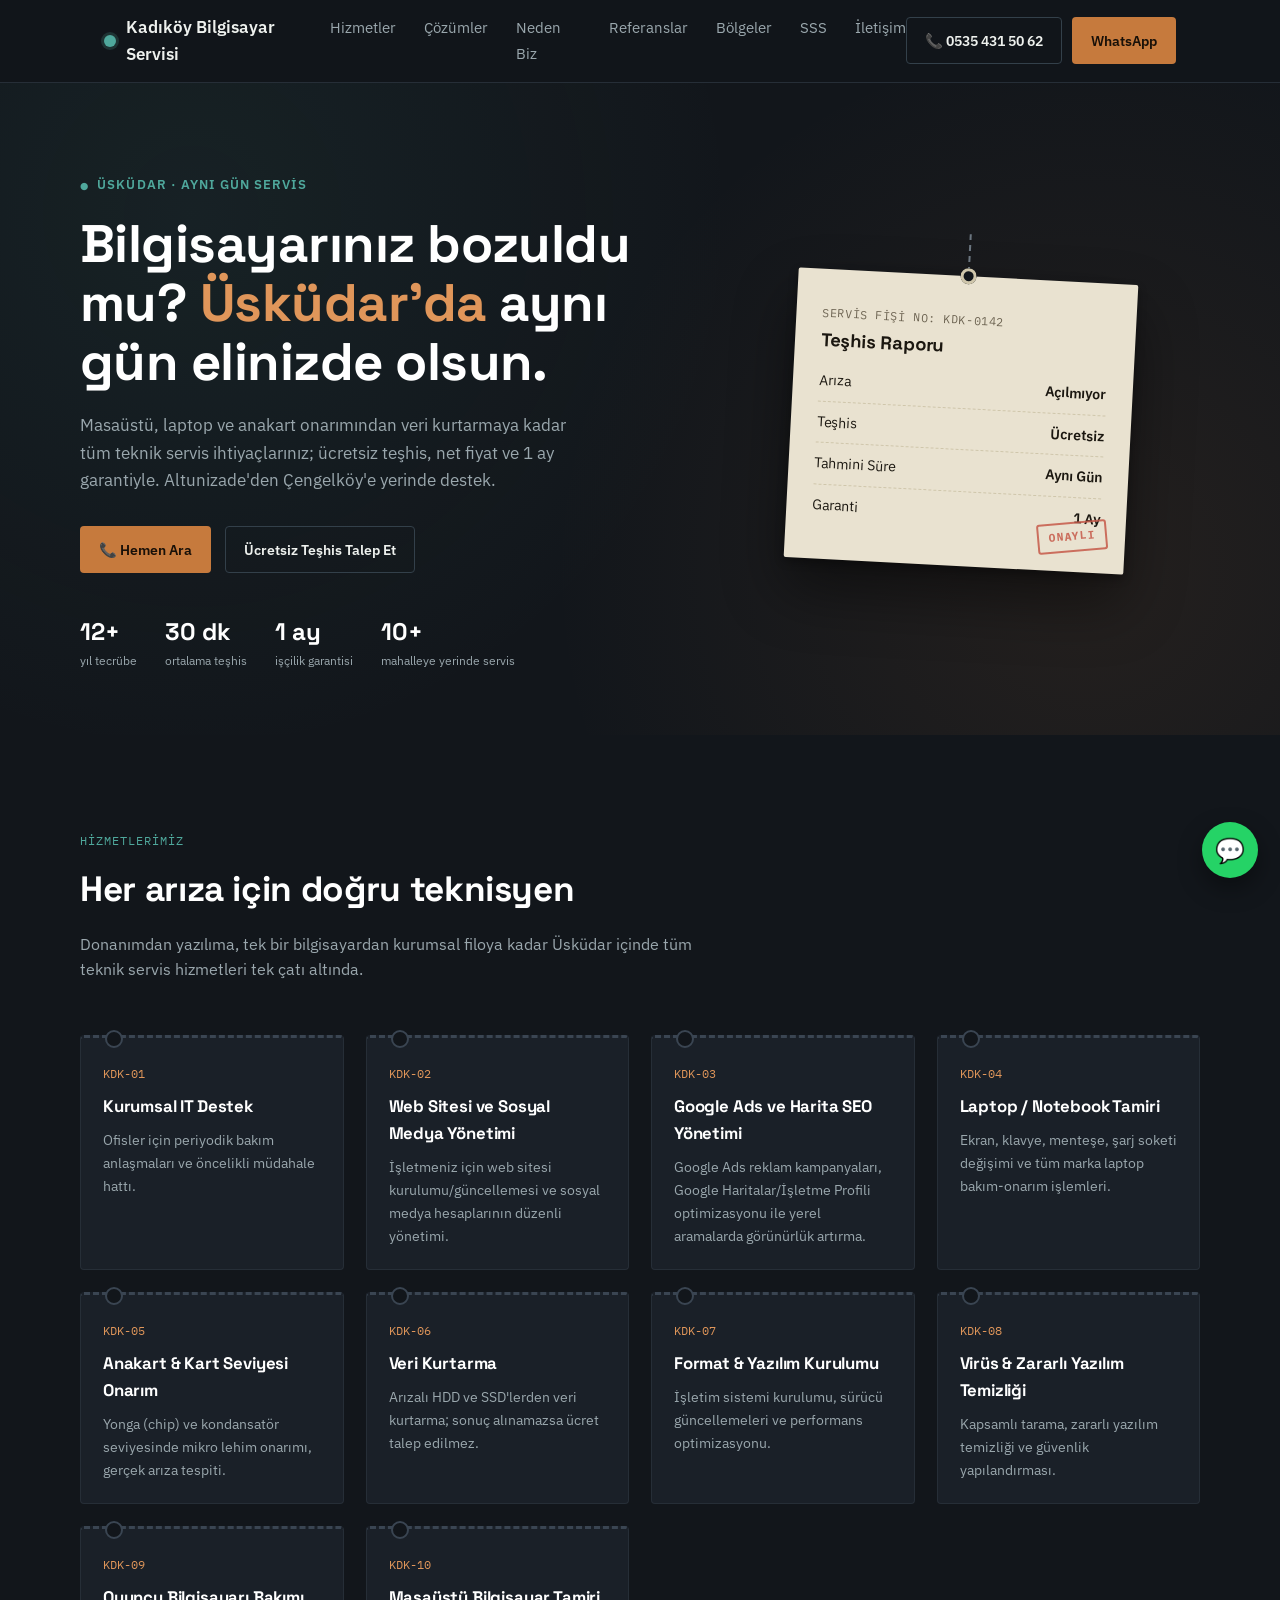
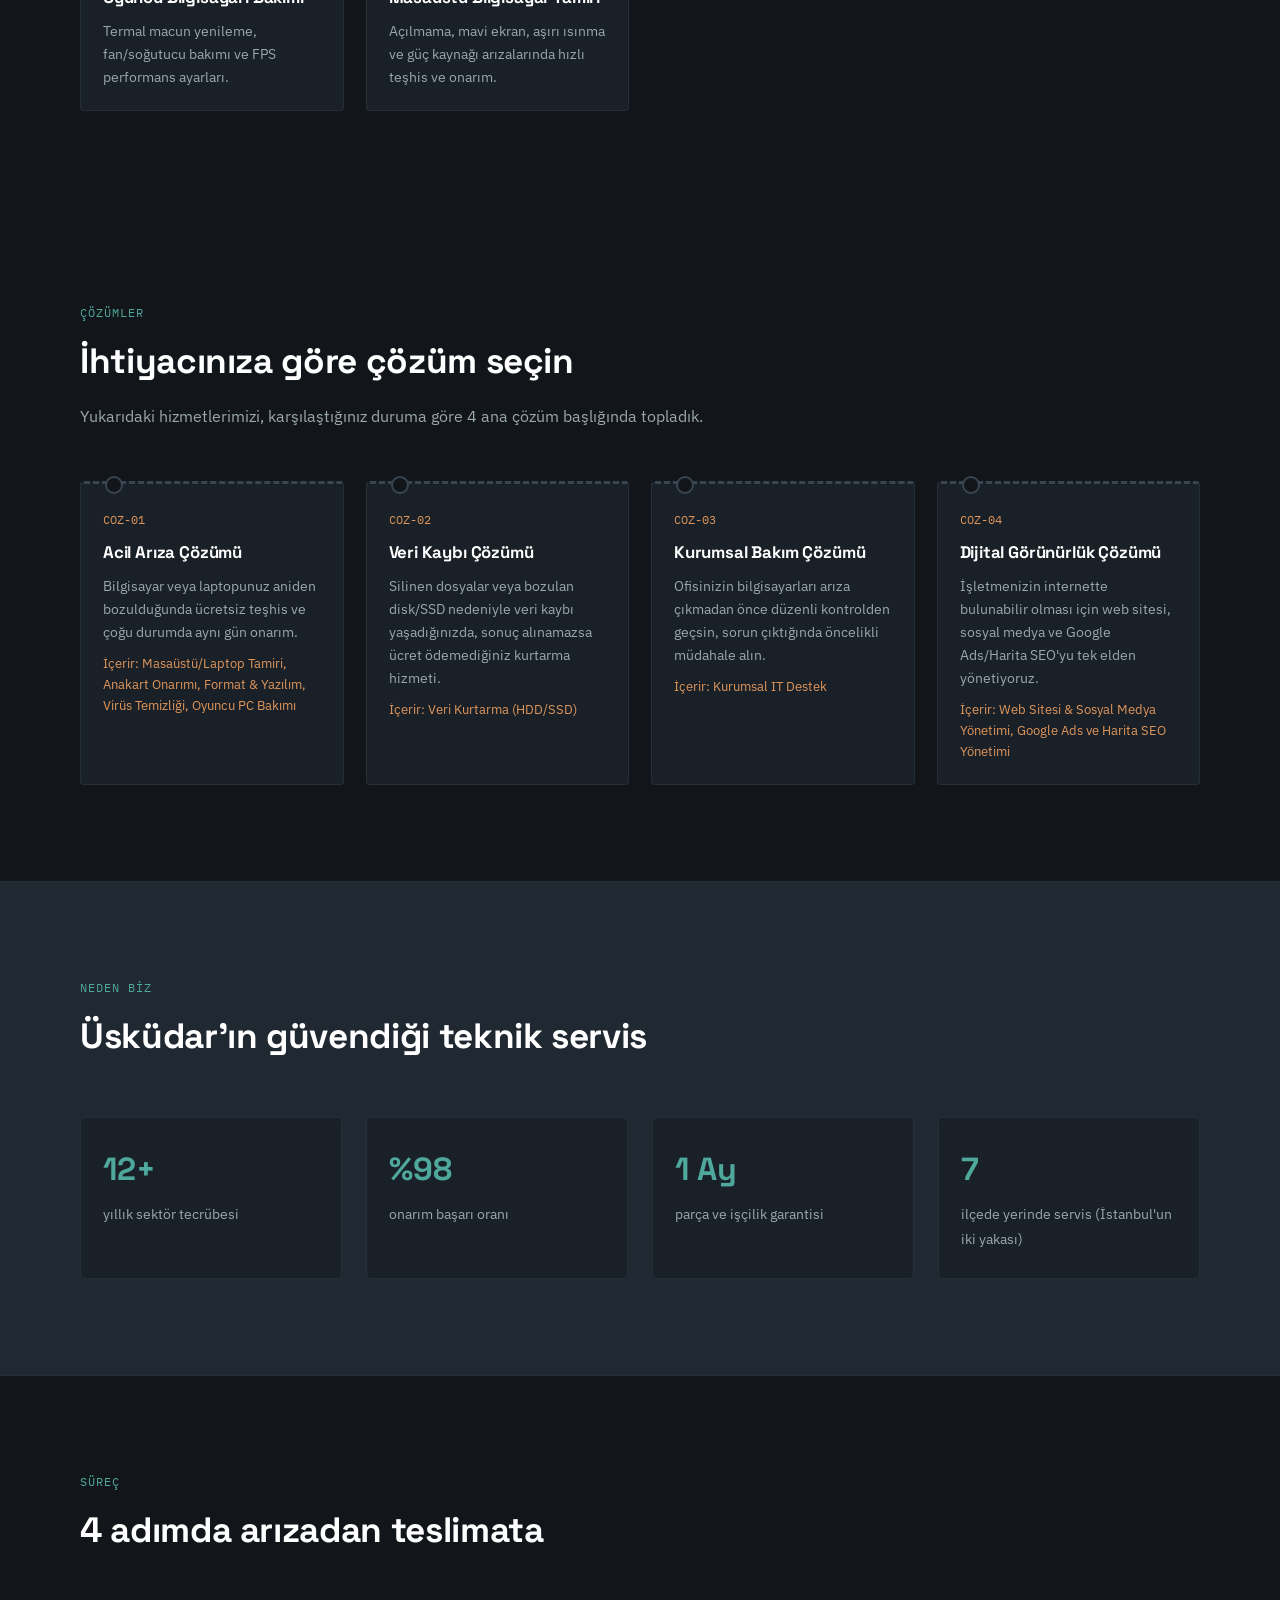
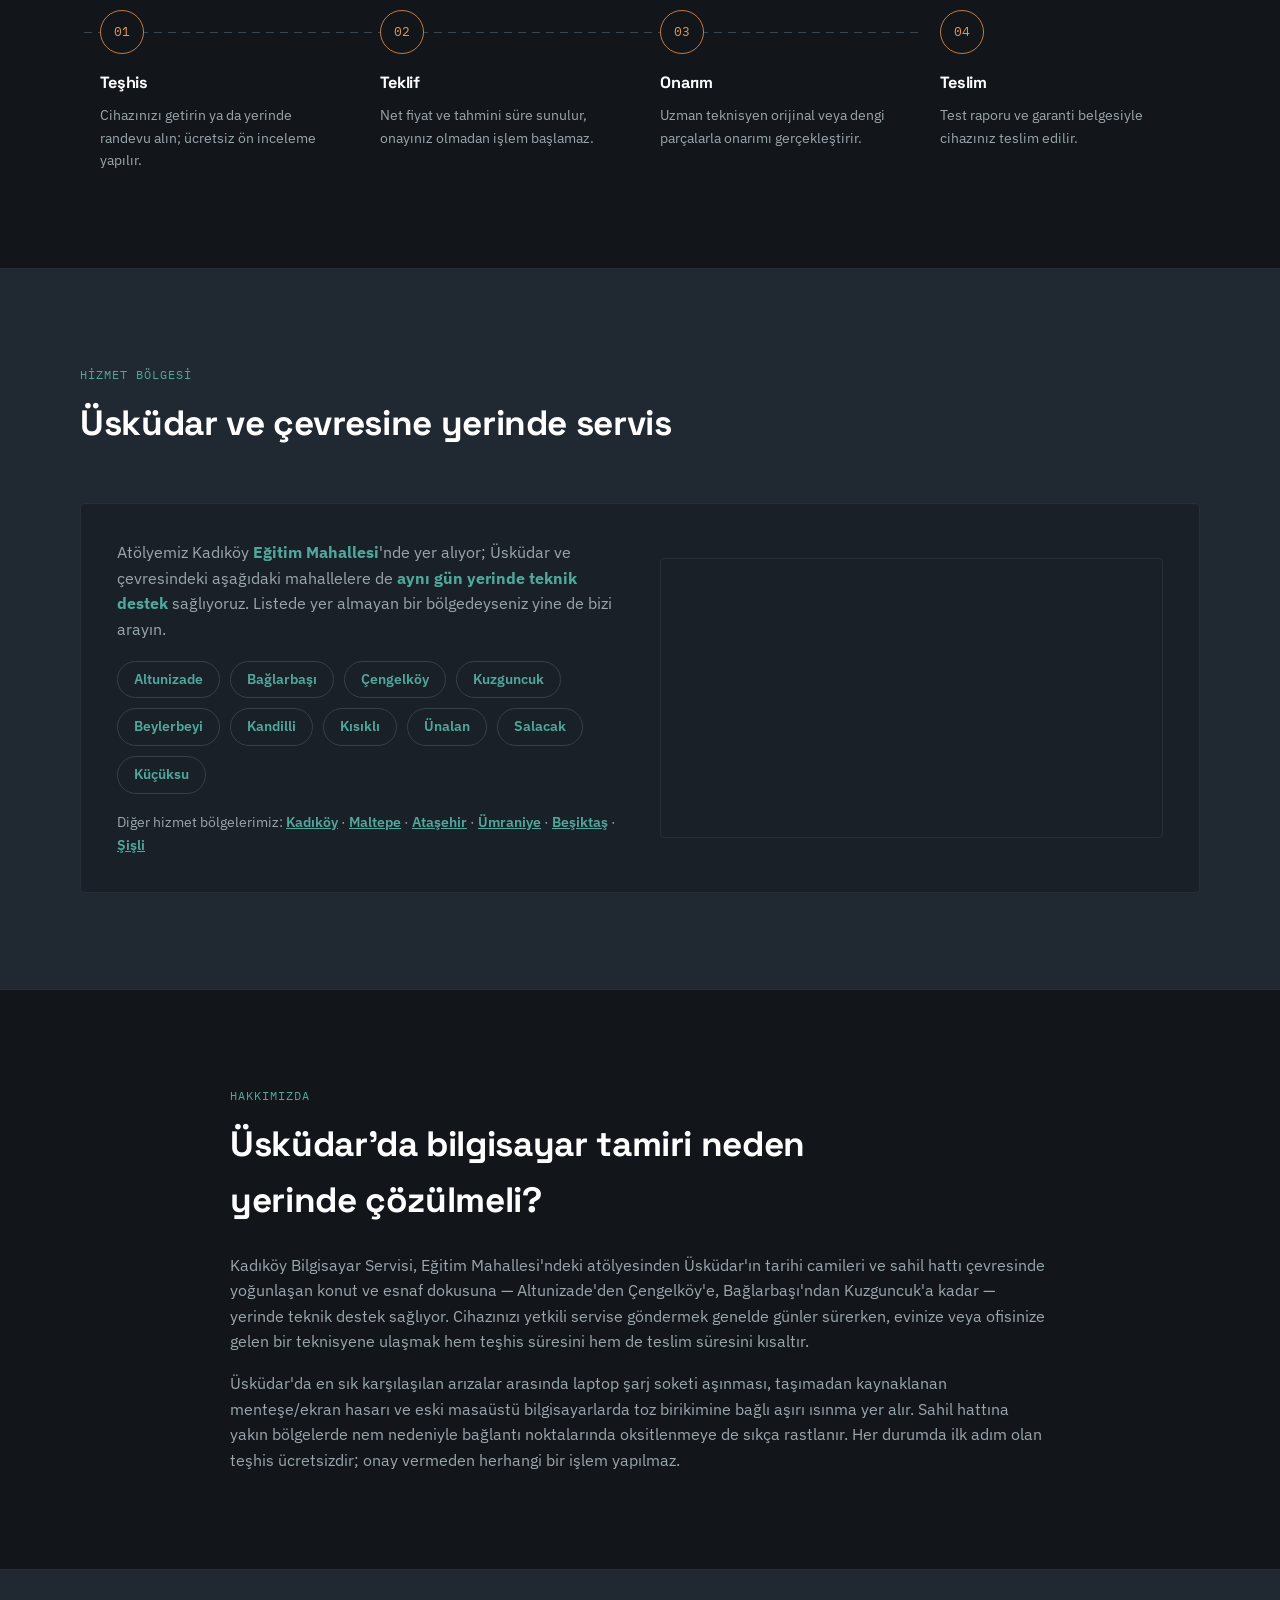
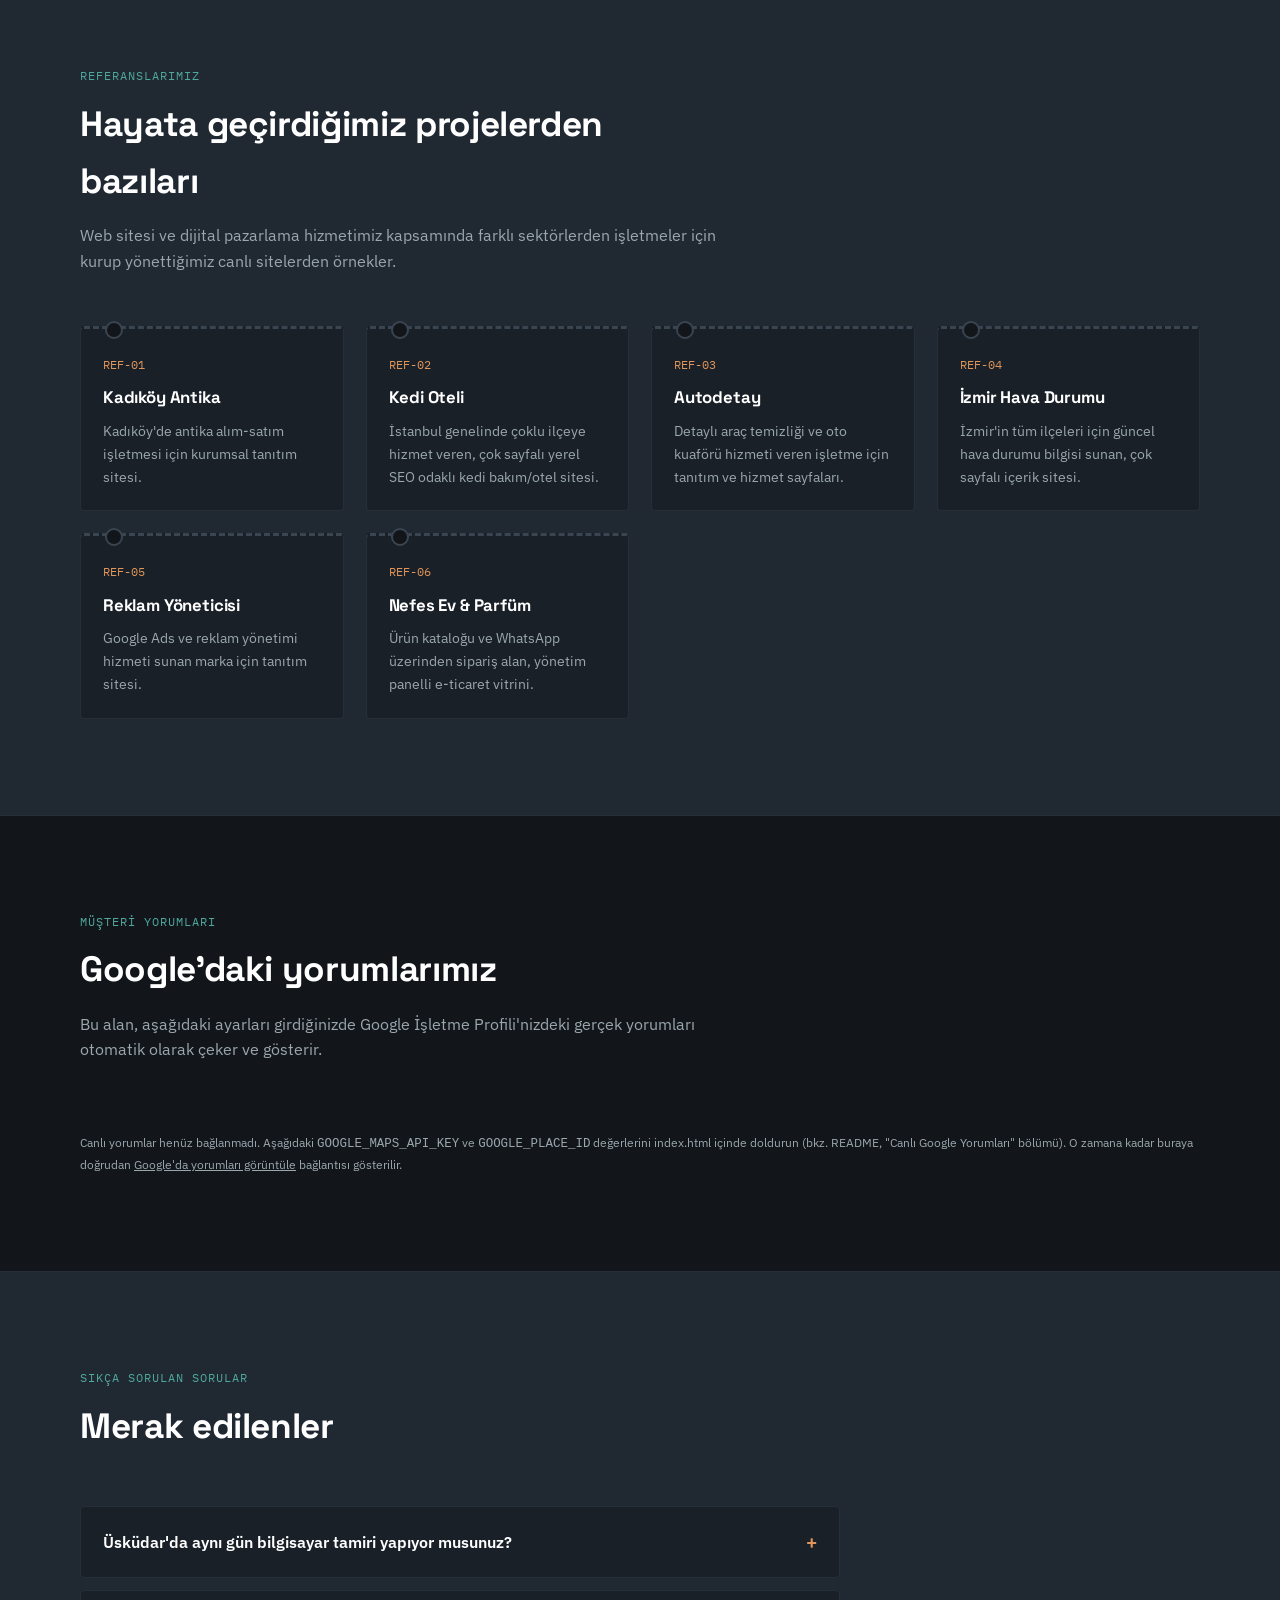
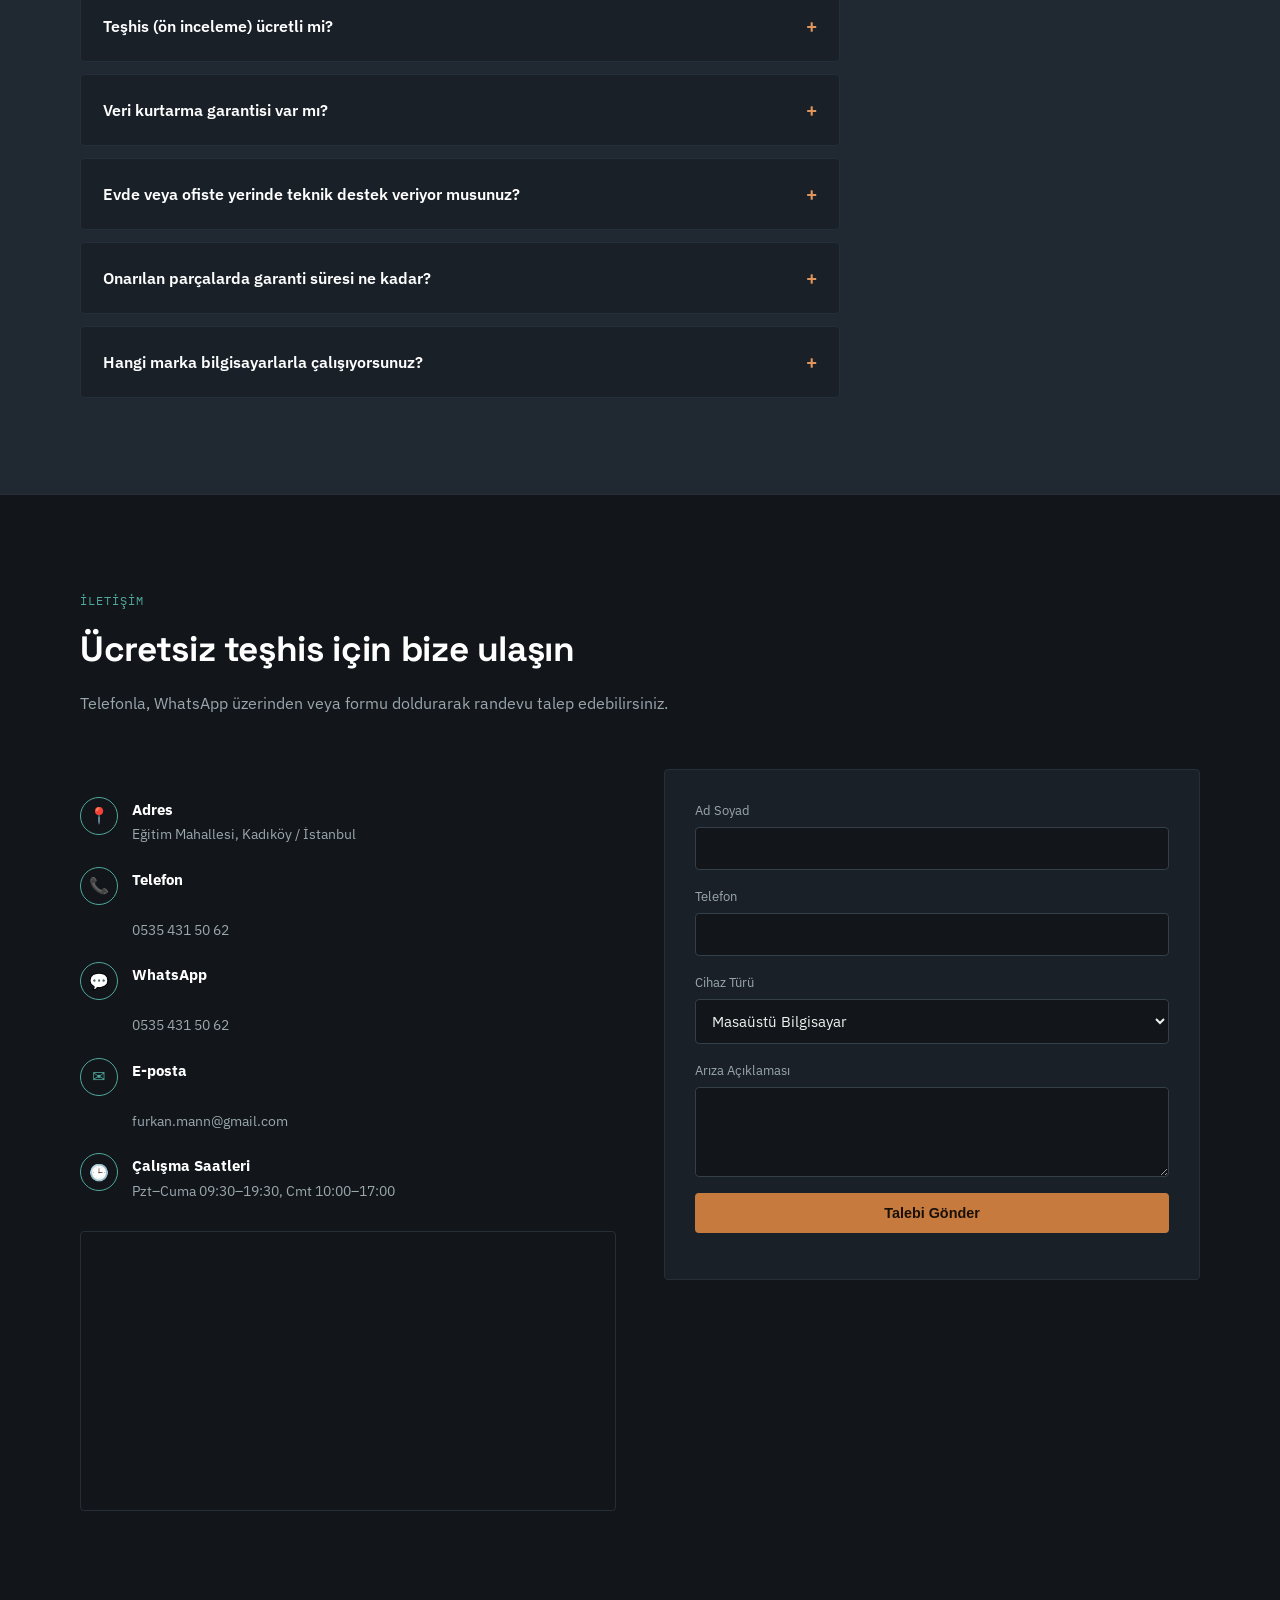
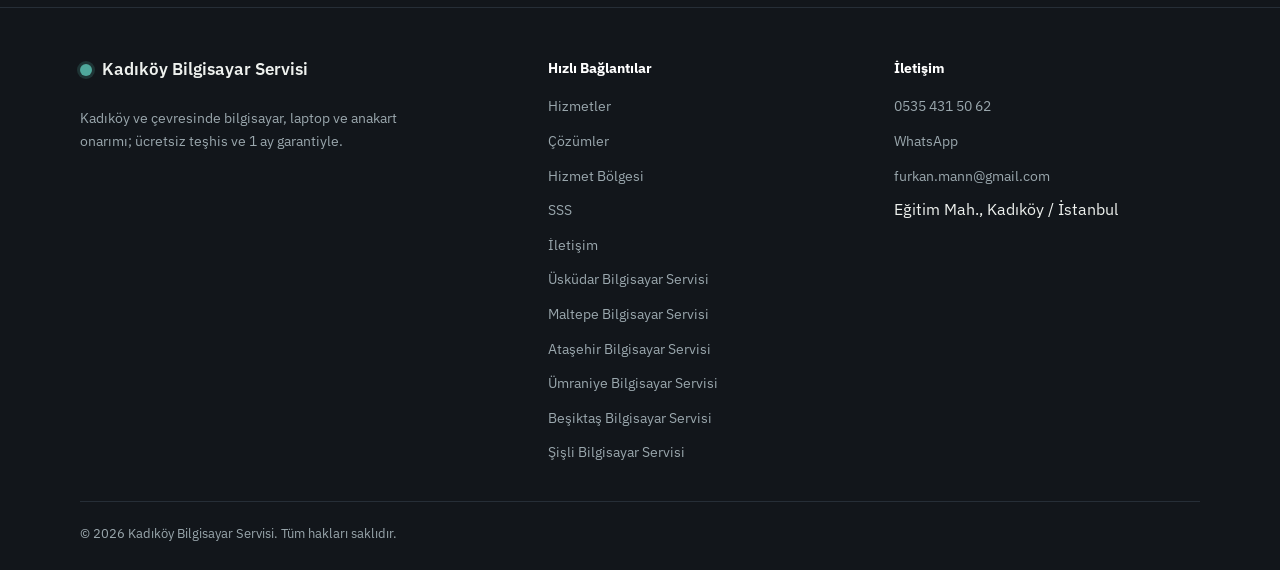
<file: uskudar-bilgisayar-servisi.html>
<!DOCTYPE html>
<html lang="tr">
<head>
<meta charset="UTF-8">
<meta name="viewport" content="width=device-width, initial-scale=1.0">

<!-- ============ TEMEL SEO ============ -->
<title>Üsküdar Bilgisayar Servisi | Aynı Gün Bilgisayar ve Laptop Tamiri</title>
<meta name="description" content="Üsküdar'da bilgisayar, laptop ve anakart tamiri. Ücretsiz teşhis, aynı gün teslim, 1 ay garanti. Üsküdar ve çevresine yerinde servis. Hemen arayın.">
<meta name="keywords" content="üsküdar bilgisayar servisi, üsküdar bilgisayar tamiri, üsküdar laptop tamiri, üsküdar notebook tamiri, üsküdar veri kurtarma, kadıköy bilgisayar servisi, google ads yönetimi, harita seo">
<meta name="author" content="Kadıköy Bilgisayar Servisi">
<meta name="robots" content="index, follow, max-image-preview:large">
<link rel="canonical" href="https://bilgisayarservisi.site/uskudar-bilgisayar-servisi.html">

<!-- Coğrafi / yerel SEO etiketleri -->
<meta name="geo.region" content="TR-34">
<meta name="geo.placename" content="Kadıköy, İstanbul">
<meta name="geo.position" content="40.9827;29.0270">
<meta name="ICBM" content="40.9827, 29.0270">

<!-- ============ SOSYAL PAYLAŞIM (Open Graph / Twitter) ============ -->
<meta property="og:type" content="website">
<meta property="og:title" content="Üsküdar Bilgisayar Servisi | Aynı Gün Bilgisayar ve Laptop Tamiri">
<meta property="og:description" content="Üsküdar'da bilgisayar, laptop ve anakart tamiri. Ücretsiz teşhis, aynı gün teslim, 1 ay garanti.">
<meta property="og:url" content="https://bilgisayarservisi.site/uskudar-bilgisayar-servisi.html">
<meta property="og:locale" content="tr_TR">
<meta property="og:image" content="https://bilgisayarservisi.site/assets/og-image.png">
<meta property="og:image:width" content="1200">
<meta property="og:image:height" content="630">
<meta property="og:image:alt" content="Kadıköy Bilgisayar Servisi — Aynı gün bilgisayar ve laptop tamiri">
<meta name="twitter:image" content="https://bilgisayarservisi.site/assets/og-image.png">
<meta property="og:site_name" content="Kadıköy Bilgisayar Servisi">
<meta name="twitter:card" content="summary_large_image">
<meta name="twitter:title" content="Üsküdar Bilgisayar Servisi | Aynı Gün Bilgisayar ve Laptop Tamiri">
<meta name="twitter:description" content="Ücretsiz teşhis, aynı gün teslim, 1 ay garanti. Üsküdar ve çevresine yerinde servis.">

<!-- ============ FAVICON (basit, harici dosya gerektirmeyen inline SVG) ============ -->
<link rel="icon" href="data:image/svg+xml,%3Csvg xmlns='http://www.w3.org/2000/svg' viewBox='0 0 100 100'%3E%3Crect width='100' height='100' rx='20' fill='%2312161b'/%3E%3Ccircle cx='50' cy='42' r='20' fill='none' stroke='%23c67a3d' stroke-width='6'/%3E%3Cline x1='50' y1='62' x2='50' y2='80' stroke='%234fa89c' stroke-width='6'/%3E%3C/svg%3E">

<!-- ============ FONTLAR ============ -->
<link rel="preconnect" href="https://fonts.googleapis.com">
<link rel="preconnect" href="https://fonts.gstatic.com" crossorigin>
<link href="https://fonts.googleapis.com/css2?family=Space+Grotesk:wght@500;600;700&family=IBM+Plex+Sans:wght@400;500;600&family=IBM+Plex+Mono:wght@500;600&display=swap" rel="stylesheet">

<!-- ============ YAPILANDIRILMIŞ VERİ (Schema.org) — SEO + GEO (AI arama motorları) ============ -->
<script type="application/ld+json">
{
  "@context": "https://schema.org",
  "@type": "ElectronicsStore",
  "name": "Kadıköy Bilgisayar Servisi",
  "alternateName": "Kadıköy Bilgisayar Tamiri",
  "url": "https://bilgisayarservisi.site/uskudar-bilgisayar-servisi.html",
  "telephone": "+905354315062",
  "email": "furkan.mann@gmail.com",
  "priceRange": "₺₺",
  "image": "https://bilgisayarservisi.site/assets/og-image.png",
  "address": {
    "@type": "PostalAddress",
    "addressLocality": "Kadıköy",
    "addressRegion": "İstanbul",
    "postalCode": "34722",
    "addressCountry": "TR"
  },
  "geo": {
    "@type": "GeoCoordinates",
    "latitude": 40.9827,
    "longitude": 29.0270
  },
  "openingHoursSpecification": [
    {
      "@type": "OpeningHoursSpecification",
      "dayOfWeek": ["Monday","Tuesday","Wednesday","Thursday","Friday"],
      "opens": "09:30",
      "closes": "19:30"
    },
    {
      "@type": "OpeningHoursSpecification",
      "dayOfWeek": ["Saturday"],
      "opens": "10:00",
      "closes": "17:00"
    }
  ],
  "areaServed": [
    {"@type": "Place", "name": "Eğitim"},
    {"@type": "Place", "name": "Üsküdar"},
    {"@type": "Place", "name": "Maltepe"},
    {"@type": "Place", "name": "Ataşehir"},
    {"@type": "Place", "name": "Ümraniye"},
    {"@type": "Place", "name": "Beşiktaş"},
    {"@type": "Place", "name": "Şişli"},
    {"@type": "Place", "name": "Moda"},
    {"@type": "Place", "name": "Caferağa"},
    {"@type": "Place", "name": "Osmanağa"},
    {"@type": "Place", "name": "Rasimpaşa"},
    {"@type": "Place", "name": "Göztepe"},
    {"@type": "Place", "name": "Erenköy"},
    {"@type": "Place", "name": "Suadiye"},
    {"@type": "Place", "name": "Fenerbahçe"},
    {"@type": "Place", "name": "Kozyatağı"},
    {"@type": "Place", "name": "Bostancı"}
  ],
  "sameAs": [
    "https://www.instagram.com/KULLANICI_ADI",
    "https://wa.me/905354315062"
  ]
}
</script>

<script type="application/ld+json">
{
  "@context": "https://schema.org",
  "@type": "FAQPage",
  "mainEntity": [
    {
      "@type": "Question",
      "name": "Üsküdar'da aynı gün bilgisayar tamiri yapıyor musunuz?",
      "acceptedAnswer": {
        "@type": "Answer",
        "text": "Evet. Üsküdar'da arıza teşhisi genellikle 30 dakika içinde tamamlanır; parça stoktaysa çoğu laptop ve masaüstü onarımı aynı gün içinde teslim edilir. Anakart seviyesi tamir ve parça temini gereken durumlarda süre değişebilir."
      }
    },
    {
      "@type": "Question",
      "name": "Teşhis (ön inceleme) ücretli mi?",
      "acceptedAnswer": {
        "@type": "Answer",
        "text": "İlk teşhis ücretsizdir. Arızayı tespit ettikten sonra net fiyat teklifi sunulur, onay vermeden herhangi bir işlem yapılmaz."
      }
    },
    {
      "@type": "Question",
      "name": "Veri kurtarma garantisi var mı?",
      "acceptedAnswer": {
        "@type": "Answer",
        "text": "Bozuk disk veya SSD üzerinden veri kurtarma başarı oranı arızanın türüne göre değişir. Ön inceleme sonrası kurtarılabilecek veri hakkında net bilgi verilir; veri kurtarılamazsa kurtarma ücreti alınmaz."
      }
    },
    {
      "@type": "Question",
      "name": "Evde veya ofiste yerinde teknik destek veriyor musunuz?",
      "acceptedAnswer": {
        "@type": "Answer",
        "text": "Evet, Kadıköy, Üsküdar, Maltepe, Ataşehir, Ümraniye, Beşiktaş ve Şişli'nin çeşitli mahallelerine yerinde teknik destek sağlanmaktadır; İstanbul'un iki yakasında da hizmet veriyoruz."
      }
    },
    {
      "@type": "Question",
      "name": "Onarılan parçalarda garanti süresi ne kadar?",
      "acceptedAnswer": {
        "@type": "Answer",
        "text": "Değişen parçalar ve yapılan işçilik 1 ay garanti kapsamındadır. Garanti belgesi teslimat sırasında verilir."
      }
    },
    {
      "@type": "Question",
      "name": "Hangi marka bilgisayarlarla çalışıyorsunuz?",
      "acceptedAnswer": {
        "@type": "Answer",
        "text": "Apple (MacBook), Asus, Lenovo, HP, Dell, Casper, Monster, MSI ve Acer dahil olmak üzere hemen hemen tüm marka masaüstü ve laptop modellerine servis verilmektedir."
      }
    }
  ]
}
</script>

<style>
  :root{
    --graphite: #12161b;
    --panel: #1a2028;
    --panel-2: #202832;
    --paper: #e9e2d0;
    --paper-line: #cfc6ab;
    --copper: #c67a3d;
    --copper-bright: #e0965a;
    --teal: #4fa89c;
    --text: #eef1ee;
    --text-muted: #9aa7ad;
    --ink: #1b1710;
    --danger: #c65a4a;
    --radius: 4px;
    --max: 1120px;
  }

  *{box-sizing:border-box; margin:0; padding:0;}
  html{scroll-behavior:smooth;}

  body{
    background:var(--graphite);
    color:var(--text);
    font-family:'IBM Plex Sans', system-ui, sans-serif;
    line-height:1.6;
    -webkit-font-smoothing:antialiased;
  }

  @media (prefers-reduced-motion: reduce){
    html{scroll-behavior:auto;}
    *{animation-duration:0.001ms !important; transition-duration:0.001ms !important;}
  }

  h1,h2,h3,.mono{font-family:'Space Grotesk', sans-serif; letter-spacing:-0.01em;}
  .label, .tag-serial, .stamp, .price{font-family:'IBM Plex Mono', monospace;}

  a{color:inherit;}
  img{max-width:100%; display:block;}
  section{padding:96px 24px;}
  .wrap{max-width:var(--max); margin:0 auto;}

  :focus-visible{outline:3px solid var(--teal); outline-offset:3px;}

  /* ============ NAV ============ */
  header.site-header{
    position:sticky; top:0; z-index:50;
    background:rgba(18,22,27,0.92);
    backdrop-filter:blur(8px);
    border-bottom:1px solid #262e37;
  }
  .nav{
    max-width:var(--max); margin:0 auto;
    display:flex; align-items:center; justify-content:space-between;
    padding:14px 24px;
  }
  .logo{
    display:flex; align-items:center; gap:10px;
    font-size:1.05rem; font-weight:600; color:var(--text);
    text-decoration:none;
  }
  .logo .dot{
    width:12px; height:12px; border-radius:50%;
    background:var(--teal);
    box-shadow:0 0 0 3px rgba(79,168,156,0.2);
    flex-shrink:0;
  }
  .nav-links{display:flex; gap:28px; list-style:none;}
  .nav-links li{list-style:none;}
  .nav-links a{
    font-size:0.92rem; color:var(--text-muted); text-decoration:none;
    transition:color .15s ease;
  }
  .nav-links a:hover{color:var(--copper-bright);}
  .mobile-cta-item{display:none;}
  .nav-cta{
    display:flex; gap:10px; align-items:center;
  }
  .btn{
    display:inline-flex; align-items:center; gap:8px;
    padding:11px 18px; border-radius:var(--radius);
    font-size:0.9rem; font-weight:600; text-decoration:none;
    border:1px solid transparent; cursor:pointer;
    transition:transform .15s ease, box-shadow .15s ease, background .15s ease;
    white-space:nowrap;
  }
  .btn:hover{transform:translateY(-1px);}
  .btn-primary{background:var(--copper); color:#181008;}
  .btn-primary:hover{background:var(--copper-bright); box-shadow:0 6px 18px rgba(198,122,61,0.35);}
  .btn-ghost{border-color:#33404a; color:var(--text);}
  .btn-ghost:hover{border-color:var(--teal); color:var(--teal);}
  .btn-block{width:100%; justify-content:center;}

  .nav-toggle{display:none; background:none; border:1px solid #33404a; border-radius:var(--radius); color:var(--text); width:40px; height:40px; font-size:1.2rem;}

  /* ============ HERO ============ */
  .hero{
    padding:88px 24px 64px;
    position:relative;
    overflow:hidden;
    background:
      radial-gradient(circle at 15% 20%, rgba(79,168,156,0.08), transparent 45%),
      radial-gradient(circle at 85% 75%, rgba(198,122,61,0.10), transparent 45%);
  }
  .hero-grid{
    max-width:var(--max); margin:0 auto;
    display:grid; grid-template-columns:1.1fr 0.9fr; gap:56px; align-items:center;
  }
  .eyebrow{
    display:inline-flex; align-items:center; gap:8px;
    color:var(--teal); font-size:0.8rem; letter-spacing:0.08em; text-transform:uppercase;
    margin-bottom:18px; font-weight:600;
  }
  .eyebrow::before{content:"●"; font-size:0.6rem;}
  h1{font-size:clamp(2.1rem, 4.2vw, 3.3rem); line-height:1.12; font-weight:700; color:#fff; margin-bottom:20px;}
  h1 .accent{color:var(--copper-bright);}
  .hero p.lead{color:var(--text-muted); font-size:1.08rem; max-width:520px; margin-bottom:32px;}
  .hero-actions{display:flex; gap:14px; flex-wrap:wrap; margin-bottom:40px;}
  .trust-row{display:flex; gap:28px; flex-wrap:wrap;}
  .trust-item{display:flex; flex-direction:column;}
  .trust-item strong{font-family:'Space Grotesk'; font-size:1.5rem; color:#fff;}
  .trust-item span{font-size:0.78rem; color:var(--text-muted);}

  /* Signature element: hanging repair ticket */
  .ticket-stub{
    position:relative;
    justify-self:center;
    background:var(--paper);
    color:var(--ink);
    width:min(340px, 100%);
    padding:30px 26px 34px;
    border-radius:2px;
    transform:rotate(3deg);
    box-shadow:0 30px 60px rgba(0,0,0,0.45), 0 4px 10px rgba(0,0,0,0.3);
  }
  .ticket-stub::before{
    content:"";
    position:absolute; left:50%; top:-42px; transform:translateX(-50%);
    width:2px; height:44px;
    background:repeating-linear-gradient(180deg, #6b7680 0 6px, transparent 6px 11px);
  }
  .ticket-hole{
    position:absolute; left:50%; top:-8px; transform:translateX(-50%);
    width:16px; height:16px; border-radius:50%;
    background:var(--graphite);
    box-shadow:inset 0 0 0 3px var(--paper-line);
  }
  .ticket-stub .tag-serial{font-size:0.72rem; letter-spacing:0.05em; color:#6b6250; margin-bottom:14px;}
  .ticket-stub h3{font-size:1.15rem; margin-bottom:6px; color:var(--ink);}
  .ticket-stub .ticket-row{
    display:flex; justify-content:space-between; padding:9px 0; border-bottom:1px dashed var(--paper-line);
    font-size:0.88rem;
  }
  .ticket-stub .ticket-row:last-of-type{border-bottom:none;}
  .ticket-stub .ticket-row span:last-child{font-weight:600;}
  .stamp{
    position:absolute; right:18px; bottom:20px;
    border:2px solid var(--danger); color:var(--danger);
    padding:4px 10px; border-radius:3px;
    font-size:0.7rem; font-weight:700; letter-spacing:0.06em;
    transform:rotate(-8deg);
    opacity:0.85;
  }

  /* ============ SECTION HEADERS ============ */
  .section-head{max-width:640px; margin-bottom:52px;}
  .section-head .label{color:var(--teal); font-size:0.78rem; letter-spacing:0.08em; text-transform:uppercase; display:block; margin-bottom:10px;}
  .section-head h2{font-size:clamp(1.6rem, 3vw, 2.2rem); color:#fff; margin-bottom:14px;}
  .section-head p{color:var(--text-muted);}

  /* ============ SERVICES — repair tag cards ============ */
  .services-grid{
    display:grid; grid-template-columns:repeat(auto-fit, minmax(250px, 1fr)); gap:22px;
  }
  .service-tag{
    position:relative;
    background:var(--panel);
    border:1px solid #262e37;
    border-top:3px dashed #3a4552;
    border-radius:var(--radius);
    padding:26px 22px 22px;
    transition:transform .18s ease, border-color .18s ease;
  }
  .service-tag:hover{transform:translateY(-4px) rotate(-0.4deg); border-top-color:var(--copper);}
  .service-tag::before{
    content:"";
    position:absolute; top:-8px; left:24px;
    width:14px; height:14px; border-radius:50%;
    background:var(--graphite); border:2px solid #3a4552;
  }
  .service-tag .tag-serial{color:var(--copper-bright); font-size:0.75rem; margin-bottom:10px; display:block;}
  .service-tag h3{font-size:1.05rem; color:#fff; margin-bottom:8px;}
  .service-tag p{color:var(--text-muted); font-size:0.9rem;}

  /* ============ WHY US / STATS ============ */
  .why-grid{display:grid; grid-template-columns:repeat(4, 1fr); gap:24px;}
  .why-card{
    background:var(--panel); border:1px solid #262e37; border-radius:var(--radius);
    padding:26px 22px; text-align:left;
  }
  .why-card strong{font-family:'Space Grotesk'; font-size:2rem; color:var(--teal); display:block; margin-bottom:6px;}
  .why-card span{color:var(--text-muted); font-size:0.88rem;}

  /* ============ PROCESS ============ */
  .process-row{
    display:grid; grid-template-columns:repeat(4, 1fr); gap:0;
    position:relative;
  }
  .process-step{
    padding:0 20px; position:relative;
  }
  .process-step:not(:last-child)::after{
    content:"";
    position:absolute; top:22px; right:-4px; width:100%; height:1px;
    background:repeating-linear-gradient(90deg, #3a4552 0 8px, transparent 8px 14px);
  }
  .process-num{
    font-family:'IBM Plex Mono'; font-size:0.8rem; color:var(--copper-bright);
    width:44px; height:44px; border:1px solid var(--copper); border-radius:50%;
    display:flex; align-items:center; justify-content:center; margin-bottom:16px;
    background:var(--graphite); position:relative; z-index:1;
  }
  .process-step h3{font-size:1.02rem; color:#fff; margin-bottom:8px;}
  .process-step p{color:var(--text-muted); font-size:0.88rem;}

  /* ============ AREAS SERVED ============ */
  .areas-panel{
    background:var(--panel); border:1px solid #262e37; border-radius:var(--radius);
    padding:36px; display:grid; grid-template-columns:1fr 1fr; gap:40px; align-items:center;
  }
  .area-chip-list{display:flex; flex-wrap:wrap; gap:10px;}
  .area-chip{
    border:1px solid #33404a; border-radius:99px; padding:7px 16px;
    font-size:0.85rem; color:var(--text-muted);
  }
  .area-chip strong{color:var(--teal); font-weight:600;}

  /* ============ TESTIMONIALS ============ */
  .testi-grid{display:grid; grid-template-columns:repeat(3, 1fr); gap:22px;}
  .testi-card{
    background:var(--panel); border:1px solid #262e37; border-radius:var(--radius);
    padding:26px; display:flex; flex-direction:column; gap:14px;
  }
  .stars{color:var(--copper-bright); letter-spacing:2px; font-size:0.95rem;}
  .testi-card p.quote{color:var(--text); font-size:0.94rem;}
  .testi-who{display:flex; justify-content:space-between; font-size:0.82rem; color:var(--text-muted); border-top:1px solid #262e37; padding-top:12px;}

  /* ============ FAQ ============ */
  .faq-list{display:flex; flex-direction:column; gap:12px; max-width:760px;}
  .faq-item{background:var(--panel); border:1px solid #262e37; border-radius:var(--radius); overflow:hidden;}
  .faq-q{
    width:100%; text-align:left; background:none; border:none; color:#fff;
    padding:20px 22px; font-size:1rem; font-weight:600; cursor:pointer;
    display:flex; justify-content:space-between; align-items:center; gap:16px;
    font-family:'IBM Plex Sans';
  }
  .faq-q .plus{font-family:'IBM Plex Mono'; color:var(--copper-bright); font-size:1.2rem; transition:transform .2s ease; flex-shrink:0;}
  .faq-item[data-open="true"] .faq-q .plus{transform:rotate(45deg);}
  .faq-a{max-height:0; overflow:hidden; transition:max-height .25s ease;}
  .faq-a p{padding:0 22px 20px; color:var(--text-muted); font-size:0.92rem;}

  /* ============ CONTACT ============ */
  .contact-grid{display:grid; grid-template-columns:1fr 1fr; gap:48px; align-items:start;}
  .contact-info-list{display:flex; flex-direction:column; gap:20px; margin:28px 0;}
  .contact-info-item{display:flex; gap:14px;}
  .contact-icon{
    width:38px; height:38px; border-radius:50%; border:1px solid var(--teal); color:var(--teal);
    display:flex; align-items:center; justify-content:center; flex-shrink:0; font-size:1rem;
  }
  .contact-info-item strong{display:block; color:#fff; font-size:0.95rem;}
  .contact-info-item span, .contact-info-item a{color:var(--text-muted); font-size:0.9rem; text-decoration:none;}
  .map-frame{
    border:1px solid #262e37; border-radius:var(--radius); overflow:hidden; height:280px;
  }
  .map-frame iframe{width:100%; height:100%; border:0; filter:grayscale(0.3) invert(0.92) contrast(0.9);}

  form.contact-form{
    background:var(--panel); border:1px solid #262e37; border-radius:var(--radius); padding:30px;
    display:flex; flex-direction:column; gap:16px;
  }
  .form-row{display:flex; flex-direction:column; gap:6px;}
  .form-row label{font-size:0.82rem; color:var(--text-muted);}
  .form-row input, .form-row select, .form-row textarea{
    background:var(--graphite); border:1px solid #33404a; border-radius:var(--radius);
    padding:11px 12px; color:var(--text); font-family:inherit; font-size:0.92rem;
  }
  .form-row textarea{resize:vertical; min-height:90px;}
  .form-note{font-size:0.78rem; color:var(--text-muted);}

  /* ============ FOOTER ============ */
  footer{border-top:1px solid #262e37; padding:48px 24px 28px;}
  .footer-grid{display:grid; grid-template-columns:1.4fr 1fr 1fr; gap:40px; margin-bottom:36px;}
  .footer-grid h4{color:#fff; font-size:0.9rem; margin-bottom:14px;}
  .footer-grid ul{list-style:none; display:flex; flex-direction:column; gap:9px;}
  .footer-grid ul a{color:var(--text-muted); text-decoration:none; font-size:0.88rem;}
  .footer-grid ul a:hover{color:var(--teal);}
  .footer-bottom{
    display:flex; justify-content:space-between; align-items:center; flex-wrap:wrap; gap:12px;
    border-top:1px solid #262e37; padding-top:22px; font-size:0.8rem; color:var(--text-muted);
  }

  /* ============ FLOATING WHATSAPP ============ */
  .float-wa{
    position:fixed; bottom:22px; right:22px; z-index:60;
    width:56px; height:56px; border-radius:50%;
    background:#25D366; color:#0b1a10;
    display:flex; align-items:center; justify-content:center;
    box-shadow:0 10px 24px rgba(0,0,0,0.4);
    text-decoration:none; font-size:1.5rem;
  }

  /* ============ RESPONSIVE ============ */
  @media (max-width: 900px){
    .hero-grid{grid-template-columns:1fr;}
    .ticket-stub{margin-top:24px;}
    .why-grid{grid-template-columns:repeat(2,1fr);}
    .process-row{grid-template-columns:1fr; gap:32px;}
    .process-step::after{display:none;}
    .areas-panel{grid-template-columns:1fr;}
    .testi-grid{grid-template-columns:1fr;}
    .contact-grid{grid-template-columns:1fr;}
    .footer-grid{grid-template-columns:1fr; gap:26px;}
  }
  @media (max-width: 700px){
    .nav-links{display:none;}
    .nav-toggle{display:block;}
    .nav-cta{display:none;}
    .mobile-cta-item{display:block; margin-top:6px;}
    section{padding:64px 20px;}
  }
</style>
</head>
<body>

<!-- ============ HEADER ============ -->
<header class="site-header">
  <nav class="nav">
    <a href="#anasayfa" class="logo"><span class="dot"></span> Kadıköy Bilgisayar Servisi</a>
    <ul class="nav-links">
      <li><a href="#hizmetler">Hizmetler</a></li>
      <li><a href="#cozumler">Çözümler</a></li>
      <li><a href="#neden-biz">Neden Biz</a></li>
      <li><a href="#referanslar">Referanslar</a></li>
      <li><a href="#bolgeler">Bölgeler</a></li>
      <li><a href="#sss">SSS</a></li>
      <li><a href="#iletisim">İletişim</a></li>
      <li class="mobile-cta-item"><a href="tel:+905354315062" class="btn btn-ghost btn-block">📞 0535 431 50 62</a></li>
      <li class="mobile-cta-item"><a href="https://wa.me/905354315062" class="btn btn-primary btn-block">WhatsApp</a></li>
    </ul>
    <div class="nav-cta">
      <a href="tel:+905354315062" class="btn btn-ghost">📞 0535 431 50 62</a>
      <a href="https://wa.me/905354315062" class="btn btn-primary">WhatsApp</a>
    </div>
    <button class="nav-toggle" id="navToggle" aria-label="Menüyü aç">☰</button>
  </nav>
</header>

<!-- ============ HERO ============ -->
<section class="hero" id="anasayfa">
  <div class="hero-grid">
    <div>
      <span class="eyebrow">Üsküdar · Aynı Gün Servis</span>
      <h1>Bilgisayarınız bozuldu mu? <span class="accent">Üsküdar'da</span> aynı gün elinizde olsun.</h1>
      <p class="lead">Masaüstü, laptop ve anakart onarımından veri kurtarmaya kadar tüm teknik servis ihtiyaçlarınız; ücretsiz teşhis, net fiyat ve 1 ay garantiyle. Altunizade'den Çengelköy'e yerinde destek.</p>
      <div class="hero-actions">
        <a href="tel:+905354315062" class="btn btn-primary">📞 Hemen Ara</a>
        <a href="#iletisim" class="btn btn-ghost">Ücretsiz Teşhis Talep Et</a>
      </div>
      <div class="trust-row">
        <div class="trust-item"><strong>12+</strong><span>yıl tecrübe</span></div>
        <div class="trust-item"><strong>30 dk</strong><span>ortalama teşhis</span></div>
        <div class="trust-item"><strong>1 ay</strong><span>işçilik garantisi</span></div>
        <div class="trust-item"><strong>10+</strong><span>mahalleye yerinde servis</span></div>
      </div>
    </div>

    <div class="ticket-stub">
      <div class="ticket-hole"></div>
      <span class="tag-serial">SERVİS FİŞİ NO: KDK-0142</span>
      <h3>Teşhis Raporu</h3>
      <div class="ticket-row"><span>Arıza</span><span>Açılmıyor</span></div>
      <div class="ticket-row"><span>Teşhis</span><span>Ücretsiz</span></div>
      <div class="ticket-row"><span>Tahmini Süre</span><span>Aynı Gün</span></div>
      <div class="ticket-row"><span>Garanti</span><span>1 Ay</span></div>
      <span class="stamp">ONAYLI</span>
    </div>
  </div>
</section>

<!-- ============ SERVICES ============ -->
<section id="hizmetler">
  <div class="wrap">
    <div class="section-head">
      <span class="label">Hizmetlerimiz</span>
      <h2>Her arıza için doğru teknisyen</h2>
      <p>Donanımdan yazılıma, tek bir bilgisayardan kurumsal filoya kadar Üsküdar içinde tüm teknik servis hizmetleri tek çatı altında.</p>
    </div>
    <div class="services-grid">
      <article class="service-tag">
        <span class="tag-serial">KDK-01</span>
        <h3>Kurumsal IT Destek</h3>
        <p>Ofisler için periyodik bakım anlaşmaları ve öncelikli müdahale hattı.</p>
      </article>
      <article class="service-tag">
        <span class="tag-serial">KDK-02</span>
        <h3>Web Sitesi ve Sosyal Medya Yönetimi</h3>
        <p>İşletmeniz için web sitesi kurulumu/güncellemesi ve sosyal medya hesaplarının düzenli yönetimi.</p>
      </article>
      <article class="service-tag">
        <span class="tag-serial">KDK-03</span>
        <h3>Google Ads ve Harita SEO Yönetimi</h3>
        <p>Google Ads reklam kampanyaları, Google Haritalar/İşletme Profili optimizasyonu ile yerel aramalarda görünürlük artırma.</p>
      </article>
      <article class="service-tag">
        <span class="tag-serial">KDK-04</span>
        <h3>Laptop / Notebook Tamiri</h3>
        <p>Ekran, klavye, menteşe, şarj soketi değişimi ve tüm marka laptop bakım-onarım işlemleri.</p>
      </article>
      <article class="service-tag">
        <span class="tag-serial">KDK-05</span>
        <h3>Anakart & Kart Seviyesi Onarım</h3>
        <p>Yonga (chip) ve kondansatör seviyesinde mikro lehim onarımı, gerçek arıza tespiti.</p>
      </article>
      <article class="service-tag">
        <span class="tag-serial">KDK-06</span>
        <h3>Veri Kurtarma</h3>
        <p>Arızalı HDD ve SSD'lerden veri kurtarma; sonuç alınamazsa ücret talep edilmez.</p>
      </article>
      <article class="service-tag">
        <span class="tag-serial">KDK-07</span>
        <h3>Format & Yazılım Kurulumu</h3>
        <p>İşletim sistemi kurulumu, sürücü güncellemeleri ve performans optimizasyonu.</p>
      </article>
      <article class="service-tag">
        <span class="tag-serial">KDK-08</span>
        <h3>Virüs & Zararlı Yazılım Temizliği</h3>
        <p>Kapsamlı tarama, zararlı yazılım temizliği ve güvenlik yapılandırması.</p>
      </article>
      <article class="service-tag">
        <span class="tag-serial">KDK-09</span>
        <h3>Oyuncu Bilgisayarı Bakımı</h3>
        <p>Termal macun yenileme, fan/soğutucu bakımı ve FPS performans ayarları.</p>
      </article>
      <article class="service-tag">
        <span class="tag-serial">KDK-10</span>
        <h3>Masaüstü Bilgisayar Tamiri</h3>
        <p>Açılmama, mavi ekran, aşırı ısınma ve güç kaynağı arızalarında hızlı teşhis ve onarım.</p>
      </article>
    </div>
  </div>
</section>

<!-- ============ ÇÖZÜMLER ============ -->
<section id="cozumler">
  <div class="wrap">
    <div class="section-head">
      <span class="label">Çözümler</span>
      <h2>İhtiyacınıza göre çözüm seçin</h2>
      <p>Yukarıdaki hizmetlerimizi, karşılaştığınız duruma göre 4 ana çözüm başlığında topladık.</p>
    </div>
    <div class="services-grid">
      <article class="service-tag">
        <span class="tag-serial">COZ-01</span>
        <h3>Acil Arıza Çözümü</h3>
        <p>Bilgisayar veya laptopunuz aniden bozulduğunda ücretsiz teşhis ve çoğu durumda aynı gün onarım.</p>
        <p style="margin-top:10px; font-size:0.82rem; color:var(--copper-bright);">İçerir: Masaüstü/Laptop Tamiri, Anakart Onarımı, Format &amp; Yazılım, Virüs Temizliği, Oyuncu PC Bakımı</p>
      </article>
      <article class="service-tag">
        <span class="tag-serial">COZ-02</span>
        <h3>Veri Kaybı Çözümü</h3>
        <p>Silinen dosyalar veya bozulan disk/SSD nedeniyle veri kaybı yaşadığınızda, sonuç alınamazsa ücret ödemediğiniz kurtarma hizmeti.</p>
        <p style="margin-top:10px; font-size:0.82rem; color:var(--copper-bright);">İçerir: Veri Kurtarma (HDD/SSD)</p>
      </article>
      <article class="service-tag">
        <span class="tag-serial">COZ-03</span>
        <h3>Kurumsal Bakım Çözümü</h3>
        <p>Ofisinizin bilgisayarları arıza çıkmadan önce düzenli kontrolden geçsin, sorun çıktığında öncelikli müdahale alın.</p>
        <p style="margin-top:10px; font-size:0.82rem; color:var(--copper-bright);">İçerir: Kurumsal IT Destek</p>
      </article>
      <article class="service-tag">
        <span class="tag-serial">COZ-04</span>
        <h3>Dijital Görünürlük Çözümü</h3>
        <p>İşletmenizin internette bulunabilir olması için web sitesi, sosyal medya ve Google Ads/Harita SEO'yu tek elden yönetiyoruz.</p>
        <p style="margin-top:10px; font-size:0.82rem; color:var(--copper-bright);">İçerir: Web Sitesi &amp; Sosyal Medya Yönetimi, Google Ads ve Harita SEO Yönetimi</p>
      </article>
    </div>
  </div>
</section>

<!-- ============ WHY US ============ -->
<section id="neden-biz" style="background:var(--panel-2); border-top:1px solid #262e37; border-bottom:1px solid #262e37;">
  <div class="wrap">
    <div class="section-head">
      <span class="label">Neden Biz</span>
      <h2>Üsküdar'ın güvendiği teknik servis</h2>
    </div>
    <div class="why-grid">
      <div class="why-card"><strong>12+</strong><span>yıllık sektör tecrübesi</span></div>
      <div class="why-card"><strong>%98</strong><span>onarım başarı oranı</span></div>
      <div class="why-card"><strong>1 Ay</strong><span>parça ve işçilik garantisi</span></div>
      <div class="why-card"><strong>7</strong><span>ilçede yerinde servis (İstanbul'un iki yakası)</span></div>
    </div>
  </div>
</section>

<!-- ============ PROCESS ============ -->
<section>
  <div class="wrap">
    <div class="section-head">
      <span class="label">Süreç</span>
      <h2>4 adımda arızadan teslimata</h2>
    </div>
    <div class="process-row">
      <div class="process-step">
        <div class="process-num">01</div>
        <h3>Teşhis</h3>
        <p>Cihazınızı getirin ya da yerinde randevu alın; ücretsiz ön inceleme yapılır.</p>
      </div>
      <div class="process-step">
        <div class="process-num">02</div>
        <h3>Teklif</h3>
        <p>Net fiyat ve tahmini süre sunulur, onayınız olmadan işlem başlamaz.</p>
      </div>
      <div class="process-step">
        <div class="process-num">03</div>
        <h3>Onarım</h3>
        <p>Uzman teknisyen orijinal veya dengi parçalarla onarımı gerçekleştirir.</p>
      </div>
      <div class="process-step">
        <div class="process-num">04</div>
        <h3>Teslim</h3>
        <p>Test raporu ve garanti belgesiyle cihazınız teslim edilir.</p>
      </div>
    </div>
  </div>
</section>

<!-- ============ AREAS SERVED ============ -->
<section id="bolgeler" style="background:var(--panel-2); border-top:1px solid #262e37; border-bottom:1px solid #262e37;">
  <div class="wrap">
    <div class="section-head">
      <span class="label">Hizmet Bölgesi</span>
      <h2>Üsküdar ve çevresine yerinde servis</h2>
    </div>
    <div class="areas-panel">
      <div>
        <p style="color:var(--text-muted); margin-bottom:18px;">Atölyemiz Kadıköy <strong style="color:var(--teal);">Eğitim Mahallesi</strong>'nde yer alıyor; Üsküdar ve çevresindeki aşağıdaki mahallelere de <strong style="color:var(--teal);">aynı gün yerinde teknik destek</strong> sağlıyoruz. Listede yer almayan bir bölgedeyseniz yine de bizi arayın.</p>
        <div class="area-chip-list">
          <span class="area-chip"><strong>Altunizade</strong></span>
          <span class="area-chip"><strong>Bağlarbaşı</strong></span>
          <span class="area-chip"><strong>Çengelköy</strong></span>
          <span class="area-chip"><strong>Kuzguncuk</strong></span>
          <span class="area-chip"><strong>Beylerbeyi</strong></span>
          <span class="area-chip"><strong>Kandilli</strong></span>
          <span class="area-chip"><strong>Kısıklı</strong></span>
          <span class="area-chip"><strong>Ünalan</strong></span>
          <span class="area-chip"><strong>Salacak</strong></span>
          <span class="area-chip"><strong>Küçüksu</strong></span>
        </div>
        <p style="color:var(--text-muted); margin-top:16px; font-size:0.9rem;">Diğer hizmet bölgelerimiz: <a href="index.html" style="color:var(--teal); font-weight:600;">Kadıköy</a> · <a href="maltepe-bilgisayar-servisi.html" style="color:var(--teal); font-weight:600;">Maltepe</a> · <a href="atasehir-bilgisayar-servisi.html" style="color:var(--teal); font-weight:600;">Ataşehir</a> · <a href="umraniye-bilgisayar-servisi.html" style="color:var(--teal); font-weight:600;">Ümraniye</a> · <a href="besiktas-bilgisayar-servisi.html" style="color:var(--teal); font-weight:600;">Beşiktaş</a> · <a href="sisli-bilgisayar-servisi.html" style="color:var(--teal); font-weight:600;">Şişli</a></p>
      </div>
      <div class="map-frame">
        <iframe title="Üsküdar hizmet bölgesi haritası" loading="lazy" src="https://www.google.com/maps?q=E%C4%9Fitim%20Mahallesi%2C%20Kad%C4%B1k%C3%B6y%2C%20%C4%B0stanbul&output=embed"></iframe>
      </div>
    </div>
  </div>
</section>

<!-- ============ HAKKIMIZDA / TOPICAL İÇERİK ============ -->
<section aria-labelledby="hakkimizda-baslik">
  <div class="wrap" style="max-width:820px;">
    <div class="section-head" style="margin-bottom:24px;">
      <span class="label">Hakkımızda</span>
      <h2 id="hakkimizda-baslik">Üsküdar'da bilgisayar tamiri neden yerinde çözülmeli?</h2>
    </div>
    <p style="color:var(--text-muted); margin-bottom:16px;">Kadıköy Bilgisayar Servisi, Eğitim Mahallesi'ndeki atölyesinden Üsküdar'ın tarihi camileri ve sahil hattı çevresinde yoğunlaşan konut ve esnaf dokusuna — Altunizade'den Çengelköy'e, Bağlarbaşı'ndan Kuzguncuk'a kadar — yerinde teknik destek sağlıyor. Cihazınızı yetkili servise göndermek genelde günler sürerken, evinize veya ofisinize gelen bir teknisyene ulaşmak hem teşhis süresini hem de teslim süresini kısaltır.</p>
    <p style="color:var(--text-muted);">Üsküdar'da en sık karşılaşılan arızalar arasında laptop şarj soketi aşınması, taşımadan kaynaklanan menteşe/ekran hasarı ve eski masaüstü bilgisayarlarda toz birikimine bağlı aşırı ısınma yer alır. Sahil hattına yakın bölgelerde nem nedeniyle bağlantı noktalarında oksitlenmeye de sıkça rastlanır. Her durumda ilk adım olan teşhis ücretsizdir; onay vermeden herhangi bir işlem yapılmaz.</p>
  </div>
</section>

<!-- ============ REFERANSLAR / PORTFÖY ============ -->
<section id="referanslar" style="background:var(--panel-2); border-top:1px solid #262e37; border-bottom:1px solid #262e37;">
  <div class="wrap">
    <div class="section-head">
      <span class="label">Referanslarımız</span>
      <h2>Hayata geçirdiğimiz projelerden bazıları</h2>
      <p>Web sitesi ve dijital pazarlama hizmetimiz kapsamında farklı sektörlerden işletmeler için kurup yönettiğimiz canlı sitelerden örnekler.</p>
    </div>
    <div class="services-grid">
      <a class="service-tag" href="https://www.kadikoyantika.com.tr/" target="_blank" rel="noopener" style="text-decoration:none; display:block;">
        <span class="tag-serial">REF-01</span>
        <h3>Kadıköy Antika</h3>
        <p>Kadıköy'de antika alım-satım işletmesi için kurumsal tanıtım sitesi.</p>
      </a>
      <a class="service-tag" href="https://www.kedioteli.net/" target="_blank" rel="noopener" style="text-decoration:none; display:block;">
        <span class="tag-serial">REF-02</span>
        <h3>Kedi Oteli</h3>
        <p>İstanbul genelinde çoklu ilçeye hizmet veren, çok sayfalı yerel SEO odaklı kedi bakım/otel sitesi.</p>
      </a>
      <a class="service-tag" href="https://autodetay.com.tr/" target="_blank" rel="noopener" style="text-decoration:none; display:block;">
        <span class="tag-serial">REF-03</span>
        <h3>Autodetay</h3>
        <p>Detaylı araç temizliği ve oto kuaförü hizmeti veren işletme için tanıtım ve hizmet sayfaları.</p>
      </a>
      <a class="service-tag" href="https://www.izmirhavadurumu.com/" target="_blank" rel="noopener" style="text-decoration:none; display:block;">
        <span class="tag-serial">REF-04</span>
        <h3>İzmir Hava Durumu</h3>
        <p>İzmir'in tüm ilçeleri için güncel hava durumu bilgisi sunan, çok sayfalı içerik sitesi.</p>
      </a>
      <a class="service-tag" href="https://reklamyoneticisi.com/" target="_blank" rel="noopener" style="text-decoration:none; display:block;">
        <span class="tag-serial">REF-05</span>
        <h3>Reklam Yöneticisi</h3>
        <p>Google Ads ve reklam yönetimi hizmeti sunan marka için tanıtım sitesi.</p>
      </a>
      <a class="service-tag" href="https://www.gunespariltisi.com.tr/" target="_blank" rel="noopener" style="text-decoration:none; display:block;">
        <span class="tag-serial">REF-06</span>
        <h3>Nefes Ev & Parfüm</h3>
        <p>Ürün kataloğu ve WhatsApp üzerinden sipariş alan, yönetim panelli e-ticaret vitrini.</p>
      </a>
    </div>
  </div>
</section>

<!-- ============ GOOGLE REVIEWS (canlı / otomatik) ============ -->
<section id="yorumlar">
  <div class="wrap">
    <div class="section-head">
      <span class="label">Müşteri Yorumları</span>
      <h2 id="reviewsHeading">Google'daki yorumlarımız</h2>
      <p>Bu alan, aşağıdaki ayarları girdiğinizde Google İşletme Profili'nizdeki gerçek yorumları otomatik olarak çeker ve gösterir.</p>
    </div>

    <div id="googleReviews" class="testi-grid">
      <!-- JS ile doldurulur -->
    </div>

    <p id="reviewsFallback" class="form-note" style="margin-top:18px; display:none;">
      Canlı yorumlar henüz bağlanmadı. Aşağıdaki <code>GOOGLE_MAPS_API_KEY</code> ve <code>GOOGLE_PLACE_ID</code> değerlerini index.html içinde doldurun (bkz. README, "Canlı Google Yorumları" bölümü).
      O zamana kadar buraya doğrudan
      <a href="https://search.google.com/local/writereview?placeid=GOOGLE_PLACE_ID" target="_blank" rel="noopener">Google'da yorumları görüntüle</a> bağlantısı gösterilir.
    </p>
  </div>
</section>

<script>
  // ============ CANLI GOOGLE YORUMLARI ============
  // 1) Google Cloud Console'dan bir API anahtarı oluşturun (Places API'yi etkinleştirin).
  // 2) API anahtarını GitHub Pages alan adınıza (HTTP referrer) kısıtlayın.
  // 3) İşletmenizin Place ID'sini şuradan bulun: https://developers.google.com/maps/documentation/places/web-service/place-id
  // Detaylı adımlar README.md içinde "Canlı Google Yorumları" bölümündedir.
  const GOOGLE_MAPS_API_KEY = "BURAYA_API_ANAHTARINIZI_YAZIN";
  const GOOGLE_PLACE_ID = "BURAYA_PLACE_ID_YAZIN";

  function renderReviews(reviews, rating, total, url){
    const grid = document.getElementById('googleReviews');
    const heading = document.getElementById('reviewsHeading');
    if(rating && total){
      heading.textContent = `Google'da ${rating}/5 (${total} yorum)`;
    }
    grid.innerHTML = reviews.slice(0,6).map(r => `
      <div class="testi-card">
        <span class="stars">${'★'.repeat(Math.round(r.rating))}${'☆'.repeat(5-Math.round(r.rating))}</span>
        <p class="quote">"${(r.text || '').slice(0,220)}${(r.text||'').length>220 ? '…' : ''}"</p>
        <div class="testi-who"><span>${r.author_name || 'Google Kullanıcısı'}</span><span>${r.relative_time_description || ''}</span></div>
      </div>
    `).join('') + `
      <div class="testi-card" style="align-items:center; justify-content:center; text-align:center;">
        <span style="color:var(--text-muted); font-size:0.9rem;">Tüm yorumları görmek için</span>
        <a href="${url}" target="_blank" rel="noopener" class="btn btn-ghost" style="align-self:center;">Google'da Görüntüle</a>
      </div>`;
  }

  function loadGoogleReviews(){
    const fallback = document.getElementById('reviewsFallback');
    if(!GOOGLE_MAPS_API_KEY || GOOGLE_MAPS_API_KEY.includes('BURAYA') || !GOOGLE_PLACE_ID || GOOGLE_PLACE_ID.includes('BURAYA')){
      fallback.style.display = 'block';
      return;
    }
    const script = document.createElement('script');
    script.src = `https://maps.googleapis.com/maps/api/js?key=${GOOGLE_MAPS_API_KEY}&libraries=places&callback=initGooglePlaces`;
    script.async = true;
    window.initGooglePlaces = function(){
      const service = new google.maps.places.PlacesService(document.createElement('div'));
      service.getDetails({ placeId: GOOGLE_PLACE_ID, fields: ['reviews','rating','user_ratings_total','url'] }, (place, status) => {
        if(status === google.maps.places.PlacesServiceStatus.OK && place && place.reviews && place.reviews.length){
          renderReviews(place.reviews, place.rating, place.user_ratings_total, place.url);
        } else {
          fallback.style.display = 'block';
        }
      });
    };
    script.onerror = () => { fallback.style.display = 'block'; };
    document.head.appendChild(script);
  }

  loadGoogleReviews();
</script>

<!-- ============ FAQ ============ -->
<section id="sss" style="background:var(--panel-2); border-top:1px solid #262e37; border-bottom:1px solid #262e37;">
  <div class="wrap">
    <div class="section-head">
      <span class="label">Sıkça Sorulan Sorular</span>
      <h2>Merak edilenler</h2>
    </div>
    <div class="faq-list" id="faqList">
      <div class="faq-item" data-open="false">
        <button class="faq-q">Üsküdar'da aynı gün bilgisayar tamiri yapıyor musunuz? <span class="plus">+</span></button>
        <div class="faq-a"><p>Evet. Arıza teşhisi genellikle 30 dakika içinde tamamlanır; parça stoktaysa çoğu laptop ve masaüstü onarımı aynı gün içinde teslim edilir. Anakart seviyesi tamir ve parça temini gereken durumlarda süre değişebilir.</p></div>
      </div>
      <div class="faq-item" data-open="false">
        <button class="faq-q">Teşhis (ön inceleme) ücretli mi? <span class="plus">+</span></button>
        <div class="faq-a"><p>İlk teşhis ücretsizdir. Arızayı tespit ettikten sonra net fiyat teklifi sunulur, onay vermeden herhangi bir işlem yapılmaz.</p></div>
      </div>
      <div class="faq-item" data-open="false">
        <button class="faq-q">Veri kurtarma garantisi var mı? <span class="plus">+</span></button>
        <div class="faq-a"><p>Bozuk disk veya SSD üzerinden veri kurtarma başarı oranı arızanın türüne göre değişir. Ön inceleme sonrası kurtarılabilecek veri hakkında net bilgi verilir; veri kurtarılamazsa kurtarma ücreti alınmaz.</p></div>
      </div>
      <div class="faq-item" data-open="false">
        <button class="faq-q">Evde veya ofiste yerinde teknik destek veriyor musunuz? <span class="plus">+</span></button>
        <div class="faq-a"><p>Evet, Kadıköy, Üsküdar, Maltepe, Ataşehir, Ümraniye, Beşiktaş ve Şişli'nin çeşitli mahallelerine yerinde teknik destek sağlanmaktadır; İstanbul'un iki yakasında da hizmet veriyoruz.</p></div>
      </div>
      <div class="faq-item" data-open="false">
        <button class="faq-q">Onarılan parçalarda garanti süresi ne kadar? <span class="plus">+</span></button>
        <div class="faq-a"><p>Değişen parçalar ve yapılan işçilik 1 ay garanti kapsamındadır. Garanti belgesi teslimat sırasında verilir.</p></div>
      </div>
      <div class="faq-item" data-open="false">
        <button class="faq-q">Hangi marka bilgisayarlarla çalışıyorsunuz? <span class="plus">+</span></button>
        <div class="faq-a"><p>Apple (MacBook), Asus, Lenovo, HP, Dell, Casper, Monster, MSI ve Acer dahil olmak üzere hemen hemen tüm marka masaüstü ve laptop modellerine servis verilmektedir.</p></div>
      </div>
    </div>
  </div>
</section>

<!-- ============ CONTACT ============ -->
<section id="iletisim">
  <div class="wrap">
    <div class="section-head">
      <span class="label">İletişim</span>
      <h2>Ücretsiz teşhis için bize ulaşın</h2>
      <p>Telefonla, WhatsApp üzerinden veya formu doldurarak randevu talep edebilirsiniz.</p>
    </div>
    <div class="contact-grid">
      <div>
        <div class="contact-info-list">
          <div class="contact-info-item">
            <div class="contact-icon">📍</div>
            <div>
              <strong>Adres</strong>
              <span>Eğitim Mahallesi, Kadıköy / İstanbul</span>
            </div>
          </div>
          <div class="contact-info-item">
            <div class="contact-icon">📞</div>
            <div><strong>Telefon</strong><br><a href="tel:+905354315062">0535 431 50 62</a></div>
          </div>
          <div class="contact-info-item">
            <div class="contact-icon">💬</div>
            <div><strong>WhatsApp</strong><br><a href="https://wa.me/905354315062">0535 431 50 62</a></div>
          </div>
          <div class="contact-info-item">
            <div class="contact-icon">✉️</div>
            <div><strong>E-posta</strong><br><a href="mailto:furkan.mann@gmail.com">furkan.mann@gmail.com</a></div>
          </div>
          <div class="contact-info-item">
            <div class="contact-icon">🕒</div>
            <div><strong>Çalışma Saatleri</strong><span>Pzt–Cuma 09:30–19:30, Cmt 10:00–17:00</span></div>
          </div>
        </div>
        <div class="map-frame">
          <iframe title="Kadıköy Bilgisayar Servisi konumu" loading="lazy" src="https://www.google.com/maps?q=E%C4%9Fitim%20Mahallesi%2C%20Kad%C4%B1k%C3%B6y%2C%20%C4%B0stanbul&output=embed"></iframe>
        </div>
      </div>

      <form class="contact-form" id="contactForm">
        <div class="form-row">
          <label for="ad">Ad Soyad</label>
          <input type="text" id="ad" name="Ad Soyad" required>
        </div>
        <div class="form-row">
          <label for="tel">Telefon</label>
          <input type="tel" id="tel" name="Telefon" required>
        </div>
        <div class="form-row">
          <label for="cihaz">Cihaz Türü</label>
          <select id="cihaz" name="Cihaz Türü">
            <option>Masaüstü Bilgisayar</option>
            <option>Laptop / Notebook</option>
            <option>Diğer</option>
          </select>
        </div>
        <div class="form-row">
          <label for="mesaj">Arıza Açıklaması</label>
          <textarea id="mesaj" name="Arıza Açıklaması" required></textarea>
        </div>
        <input type="hidden" name="_subject" value="Yeni Servis Talebi - Kadıköy Bilgisayar Servisi">
        <input type="hidden" name="_captcha" value="false">
        <input type="hidden" name="_template" value="table">
        <button type="submit" class="btn btn-primary btn-block" id="contactSubmitBtn">Talebi Gönder</button>
        <p id="contactFormStatus" class="form-note" role="status" aria-live="polite"></p>
      </form>
    </div>
  </div>
</section>

<!-- ============ FOOTER ============ -->
<footer>
  <div class="wrap">
    <div class="footer-grid">
      <div>
        <a href="#anasayfa" class="logo" style="margin-bottom:14px; display:inline-flex;"><span class="dot"></span> Kadıköy Bilgisayar Servisi</a>
        <p style="color:var(--text-muted); font-size:0.88rem; max-width:320px; margin-top:10px;">Kadıköy ve çevresinde bilgisayar, laptop ve anakart onarımı; ücretsiz teşhis ve 1 ay garantiyle.</p>
      </div>
      <div>
        <h4>Hızlı Bağlantılar</h4>
        <ul>
          <li><a href="#hizmetler">Hizmetler</a></li>
          <li><a href="#cozumler">Çözümler</a></li>
          <li><a href="#bolgeler">Hizmet Bölgesi</a></li>
          <li><a href="#sss">SSS</a></li>
          <li><a href="#iletisim">İletişim</a></li>
          <li><a href="uskudar-bilgisayar-servisi.html">Üsküdar Bilgisayar Servisi</a></li>
          <li><a href="maltepe-bilgisayar-servisi.html">Maltepe Bilgisayar Servisi</a></li>
          <li><a href="atasehir-bilgisayar-servisi.html">Ataşehir Bilgisayar Servisi</a></li>
          <li><a href="umraniye-bilgisayar-servisi.html">Ümraniye Bilgisayar Servisi</a></li>
          <li><a href="besiktas-bilgisayar-servisi.html">Beşiktaş Bilgisayar Servisi</a></li>
          <li><a href="sisli-bilgisayar-servisi.html">Şişli Bilgisayar Servisi</a></li>
        </ul>
      </div>
      <div>
        <h4>İletişim</h4>
        <ul>
          <li><a href="tel:+905354315062">0535 431 50 62</a></li>
          <li><a href="https://wa.me/905354315062">WhatsApp</a></li>
          <li><a href="mailto:furkan.mann@gmail.com">furkan.mann@gmail.com</a></li>
          <li><span>Eğitim Mah., Kadıköy / İstanbul</span></li>
        </ul>
      </div>
    </div>
    <div class="footer-bottom">
      <span>© <span id="year"></span> Kadıköy Bilgisayar Servisi. Tüm hakları saklıdır.</span>
    </div>
  </div>
</footer>

<a href="https://wa.me/905354315062" class="float-wa" aria-label="WhatsApp ile yaz">💬</a>

<script>
  document.getElementById('year').textContent = new Date().getFullYear();

  // Mobile nav toggle
  const navToggle = document.getElementById('navToggle');
  const navLinks = document.querySelector('.nav-links');
  navToggle.addEventListener('click', () => {
    const open = navLinks.style.display === 'flex';
    navLinks.style.display = open ? 'none' : 'flex';
    navLinks.style.cssText += 'flex-direction:column; position:absolute; top:64px; left:0; right:0; background:#12161b; padding:20px 24px; border-bottom:1px solid #262e37;';
  });

  // FAQ accordion
  document.querySelectorAll('.faq-item').forEach(item => {
    const btn = item.querySelector('.faq-q');
    const answer = item.querySelector('.faq-a');
    btn.addEventListener('click', () => {
      const isOpen = item.getAttribute('data-open') === 'true';
      document.querySelectorAll('.faq-item').forEach(i => {
        i.setAttribute('data-open', 'false');
        i.querySelector('.faq-a').style.maxHeight = null;
      });
      if(!isOpen){
        item.setAttribute('data-open', 'true');
        answer.style.maxHeight = answer.scrollHeight + 'px';
      }
    });
  });

  // Servis formu — AJAX ile gönderim (sayfa yenilenmeden, anlık geri bildirimle)
  const CONTACT_EMAIL = "furkan.mann@gmail.com";
  const contactForm = document.getElementById('contactForm');
  const contactStatus = document.getElementById('contactFormStatus');
  const contactBtn = document.getElementById('contactSubmitBtn');

  contactForm.addEventListener('submit', async (e) => {
    e.preventDefault();
    contactBtn.disabled = true;
    contactBtn.textContent = 'Gönderiliyor…';
    contactStatus.textContent = '';
    contactStatus.style.color = '';

    const formData = new FormData(contactForm);
    const payload = Object.fromEntries(formData.entries());

    try {
      const response = await fetch(`https://formsubmit.co/ajax/${CONTACT_EMAIL}`, {
        method: 'POST',
        headers: { 'Content-Type': 'application/json', 'Accept': 'application/json' },
        body: JSON.stringify(payload)
      });

      if(response.ok){
        contactStatus.style.color = 'var(--teal)';
        contactStatus.textContent = 'Talebiniz alındı, en kısa sürede size dönüş yapacağız.';
        contactForm.reset();
      } else {
        throw new Error('FormSubmit hata kodu döndürdü: ' + response.status);
      }
    } catch (err) {
      contactStatus.style.color = 'var(--danger)';
      contactStatus.innerHTML = 'Talep gönderilemedi. Lütfen doğrudan <a href="tel:+905354315062" style="color:var(--danger); text-decoration:underline;">0535 431 50 62</a> numaralı telefondan ya da <a href="https://wa.me/905354315062" style="color:var(--danger); text-decoration:underline;">WhatsApp</a>\'tan ulaşın.';
    } finally {
      contactBtn.disabled = false;
      contactBtn.textContent = 'Talebi Gönder';
    }
  });
</script>

</body>
</html>
</file>
<file: assets/style.css>
:root{
    --graphite: #12161b;
    --panel: #1a2028;
    --panel-2: #202832;
    --paper: #e9e2d0;
    --paper-line: #cfc6ab;
    --copper: #c67a3d;
    --copper-bright: #e0965a;
    --teal: #4fa89c;
    --text: #eef1ee;
    --text-muted: #9aa7ad;
    --ink: #1b1710;
    --danger: #c65a4a;
    --radius: 4px;
    --max: 1120px;
  }

  *{box-sizing:border-box; margin:0; padding:0;}
  html{scroll-behavior:smooth;}

  body{
    background:var(--graphite);
    color:var(--text);
    font-family:'IBM Plex Sans', system-ui, sans-serif;
    line-height:1.6;
    -webkit-font-smoothing:antialiased;
  }

  @media (prefers-reduced-motion: reduce){
    html{scroll-behavior:auto;}
    *{animation-duration:0.001ms !important; transition-duration:0.001ms !important;}
  }

  h1,h2,h3,.mono{font-family:'Space Grotesk', sans-serif; letter-spacing:-0.01em;}
  .label, .tag-serial, .stamp, .price{font-family:'IBM Plex Mono', monospace;}

  a{color:inherit;}
  img{max-width:100%; display:block;}
  section{padding:96px 24px;}
  .wrap{max-width:var(--max); margin:0 auto;}

  :focus-visible{outline:3px solid var(--teal); outline-offset:3px;}

  /* ============ NAV ============ */
  header.site-header{
    position:sticky; top:0; z-index:50;
    background:rgba(18,22,27,0.92);
    backdrop-filter:blur(8px);
    border-bottom:1px solid #262e37;
  }
  .nav{
    max-width:var(--max); margin:0 auto;
    display:flex; align-items:center; justify-content:space-between;
    padding:14px 24px;
  }
  .logo{
    display:flex; align-items:center; gap:10px;
    font-size:1.05rem; font-weight:600; color:var(--text);
    text-decoration:none;
  }
  .logo .dot{
    width:12px; height:12px; border-radius:50%;
    background:var(--teal);
    box-shadow:0 0 0 3px rgba(79,168,156,0.2);
    flex-shrink:0;
  }
  .nav-links{display:flex; gap:28px; list-style:none;}
  .nav-links li{list-style:none;}
  .nav-links a{
    font-size:0.92rem; color:var(--text-muted); text-decoration:none;
    transition:color .15s ease;
  }
  .nav-links a:hover{color:var(--copper-bright);}
  .mobile-cta-item{display:none;}
  .nav-cta{
    display:flex; gap:10px; align-items:center;
  }
  .btn{
    display:inline-flex; align-items:center; gap:8px;
    padding:11px 18px; border-radius:var(--radius);
    font-size:0.9rem; font-weight:600; text-decoration:none;
    border:1px solid transparent; cursor:pointer;
    transition:transform .15s ease, box-shadow .15s ease, background .15s ease;
    white-space:nowrap;
  }
  .btn:hover{transform:translateY(-1px);}
  .btn-primary{background:var(--copper); color:#181008;}
  .btn-primary:hover{background:var(--copper-bright); box-shadow:0 6px 18px rgba(198,122,61,0.35);}
  .btn-ghost{border-color:#33404a; color:var(--text);}
  .btn-ghost:hover{border-color:var(--teal); color:var(--teal);}
  .btn-block{width:100%; justify-content:center;}

  .nav-toggle{display:none; background:none; border:1px solid #33404a; border-radius:var(--radius); color:var(--text); width:40px; height:40px; font-size:1.2rem;}

  /* ============ HERO ============ */
  .hero{
    padding:88px 24px 64px;
    position:relative;
    overflow:hidden;
    background:
      radial-gradient(circle at 15% 20%, rgba(79,168,156,0.08), transparent 45%),
      radial-gradient(circle at 85% 75%, rgba(198,122,61,0.10), transparent 45%);
  }
  .hero-grid{
    max-width:var(--max); margin:0 auto;
    display:grid; grid-template-columns:1.1fr 0.9fr; gap:56px; align-items:center;
  }
  .eyebrow{
    display:inline-flex; align-items:center; gap:8px;
    color:var(--teal); font-size:0.8rem; letter-spacing:0.08em; text-transform:uppercase;
    margin-bottom:18px; font-weight:600;
  }
  .eyebrow::before{content:"●"; font-size:0.6rem;}
  h1{font-size:clamp(2.1rem, 4.2vw, 3.3rem); line-height:1.12; font-weight:700; color:#fff; margin-bottom:20px;}
  h1 .accent{color:var(--copper-bright);}
  .hero p.lead{color:var(--text-muted); font-size:1.08rem; max-width:520px; margin-bottom:32px;}
  .hero-actions{display:flex; gap:14px; flex-wrap:wrap; margin-bottom:40px;}
  .trust-row{display:flex; gap:28px; flex-wrap:wrap;}
  .trust-item{display:flex; flex-direction:column;}
  .trust-item strong{font-family:'Space Grotesk'; font-size:1.5rem; color:#fff;}
  .trust-item span{font-size:0.78rem; color:var(--text-muted);}

  /* Signature element: hanging repair ticket */
  .ticket-stub{
    position:relative;
    justify-self:center;
    background:var(--paper);
    color:var(--ink);
    width:min(340px, 100%);
    padding:30px 26px 34px;
    border-radius:2px;
    transform:rotate(3deg);
    box-shadow:0 30px 60px rgba(0,0,0,0.45), 0 4px 10px rgba(0,0,0,0.3);
  }
  .ticket-stub::before{
    content:"";
    position:absolute; left:50%; top:-42px; transform:translateX(-50%);
    width:2px; height:44px;
    background:repeating-linear-gradient(180deg, #6b7680 0 6px, transparent 6px 11px);
  }
  .ticket-hole{
    position:absolute; left:50%; top:-8px; transform:translateX(-50%);
    width:16px; height:16px; border-radius:50%;
    background:var(--graphite);
    box-shadow:inset 0 0 0 3px var(--paper-line);
  }
  .ticket-stub .tag-serial{font-size:0.72rem; letter-spacing:0.05em; color:#6b6250; margin-bottom:14px;}
  .ticket-stub h3{font-size:1.15rem; margin-bottom:6px; color:var(--ink);}
  .ticket-stub .ticket-row{
    display:flex; justify-content:space-between; padding:9px 0; border-bottom:1px dashed var(--paper-line);
    font-size:0.88rem;
  }
  .ticket-stub .ticket-row:last-of-type{border-bottom:none;}
  .ticket-stub .ticket-row span:last-child{font-weight:600;}
  .stamp{
    position:absolute; right:18px; bottom:20px;
    border:2px solid var(--danger); color:var(--danger);
    padding:4px 10px; border-radius:3px;
    font-size:0.7rem; font-weight:700; letter-spacing:0.06em;
    transform:rotate(-8deg);
    opacity:0.85;
  }

  /* ============ SECTION HEADERS ============ */
  .section-head{max-width:640px; margin-bottom:52px;}
  .section-head .label{color:var(--teal); font-size:0.78rem; letter-spacing:0.08em; text-transform:uppercase; display:block; margin-bottom:10px;}
  .section-head h2{font-size:clamp(1.6rem, 3vw, 2.2rem); color:#fff; margin-bottom:14px;}
  .section-head p{color:var(--text-muted);}

  /* ============ SERVICES — repair tag cards ============ */
  .services-grid{
    display:grid; grid-template-columns:repeat(auto-fit, minmax(250px, 1fr)); gap:22px;
  }
  .service-tag{
    position:relative;
    background:var(--panel);
    border:1px solid #262e37;
    border-top:3px dashed #3a4552;
    border-radius:var(--radius);
    padding:26px 22px 22px;
    transition:transform .18s ease, border-color .18s ease;
  }
  .service-tag:hover{transform:translateY(-4px) rotate(-0.4deg); border-top-color:var(--copper);}
  .service-tag::before{
    content:"";
    position:absolute; top:-8px; left:24px;
    width:14px; height:14px; border-radius:50%;
    background:var(--graphite); border:2px solid #3a4552;
  }
  .service-tag .tag-serial{color:var(--copper-bright); font-size:0.75rem; margin-bottom:10px; display:block;}
  .service-tag h3{font-size:1.05rem; color:#fff; margin-bottom:8px;}
  .service-tag p{color:var(--text-muted); font-size:0.9rem;}

  /* ============ WHY US / STATS ============ */
  .why-grid{display:grid; grid-template-columns:repeat(4, 1fr); gap:24px;}
  .why-card{
    background:var(--panel); border:1px solid #262e37; border-radius:var(--radius);
    padding:26px 22px; text-align:left;
  }
  .why-card strong{font-family:'Space Grotesk'; font-size:2rem; color:var(--teal); display:block; margin-bottom:6px;}
  .why-card span{color:var(--text-muted); font-size:0.88rem;}

  /* ============ PROCESS ============ */
  .process-row{
    display:grid; grid-template-columns:repeat(4, 1fr); gap:0;
    position:relative;
  }
  .process-step{
    padding:0 20px; position:relative;
  }
  .process-step:not(:last-child)::after{
    content:"";
    position:absolute; top:22px; right:-4px; width:100%; height:1px;
    background:repeating-linear-gradient(90deg, #3a4552 0 8px, transparent 8px 14px);
  }
  .process-num{
    font-family:'IBM Plex Mono'; font-size:0.8rem; color:var(--copper-bright);
    width:44px; height:44px; border:1px solid var(--copper); border-radius:50%;
    display:flex; align-items:center; justify-content:center; margin-bottom:16px;
    background:var(--graphite); position:relative; z-index:1;
  }
  .process-step h3{font-size:1.02rem; color:#fff; margin-bottom:8px;}
  .process-step p{color:var(--text-muted); font-size:0.88rem;}

  /* ============ AREAS SERVED ============ */
  .areas-panel{
    background:var(--panel); border:1px solid #262e37; border-radius:var(--radius);
    padding:36px; display:grid; grid-template-columns:1fr 1fr; gap:40px; align-items:center;
  }
  .area-chip-list{display:flex; flex-wrap:wrap; gap:10px;}
  .area-chip{
    border:1px solid #33404a; border-radius:99px; padding:7px 16px;
    font-size:0.85rem; color:var(--text-muted);
  }
  .area-chip strong{color:var(--teal); font-weight:600;}

  /* ============ TESTIMONIALS ============ */
  .testi-grid{display:grid; grid-template-columns:repeat(3, 1fr); gap:22px;}
  .testi-card{
    background:var(--panel); border:1px solid #262e37; border-radius:var(--radius);
    padding:26px; display:flex; flex-direction:column; gap:14px;
  }
  .stars{color:var(--copper-bright); letter-spacing:2px; font-size:0.95rem;}
  .testi-card p.quote{color:var(--text); font-size:0.94rem;}
  .testi-who{display:flex; justify-content:space-between; font-size:0.82rem; color:var(--text-muted); border-top:1px solid #262e37; padding-top:12px;}

  /* ============ FAQ ============ */
  .faq-list{display:flex; flex-direction:column; gap:12px; max-width:760px;}
  .faq-item{background:var(--panel); border:1px solid #262e37; border-radius:var(--radius); overflow:hidden;}
  .faq-q{
    width:100%; text-align:left; background:none; border:none; color:#fff;
    padding:20px 22px; font-size:1rem; font-weight:600; cursor:pointer;
    display:flex; justify-content:space-between; align-items:center; gap:16px;
    font-family:'IBM Plex Sans';
  }
  .faq-q .plus{font-family:'IBM Plex Mono'; color:var(--copper-bright); font-size:1.2rem; transition:transform .2s ease; flex-shrink:0;}
  .faq-item[data-open="true"] .faq-q .plus{transform:rotate(45deg);}
  .faq-a{max-height:0; overflow:hidden; transition:max-height .25s ease;}
  .faq-a p{padding:0 22px 20px; color:var(--text-muted); font-size:0.92rem;}

  /* ============ CONTACT ============ */
  .contact-grid{display:grid; grid-template-columns:1fr 1fr; gap:48px; align-items:start;}
  .contact-info-list{display:flex; flex-direction:column; gap:20px; margin:28px 0;}
  .contact-info-item{display:flex; gap:14px;}
  .contact-icon{
    width:38px; height:38px; border-radius:50%; border:1px solid var(--teal); color:var(--teal);
    display:flex; align-items:center; justify-content:center; flex-shrink:0; font-size:1rem;
  }
  .contact-info-item strong{display:block; color:#fff; font-size:0.95rem;}
  .contact-info-item span, .contact-info-item a{color:var(--text-muted); font-size:0.9rem; text-decoration:none;}
  .map-frame{
    border:1px solid #262e37; border-radius:var(--radius); overflow:hidden; height:280px;
  }
  .map-frame iframe{width:100%; height:100%; border:0; filter:grayscale(0.3) invert(0.92) contrast(0.9);}

  form.contact-form{
    background:var(--panel); border:1px solid #262e37; border-radius:var(--radius); padding:30px;
    display:flex; flex-direction:column; gap:16px;
  }
  .form-row{display:flex; flex-direction:column; gap:6px;}
  .form-row label{font-size:0.82rem; color:var(--text-muted);}
  .form-row input, .form-row select, .form-row textarea{
    background:var(--graphite); border:1px solid #33404a; border-radius:var(--radius);
    padding:11px 12px; color:var(--text); font-family:inherit; font-size:0.92rem;
  }
  .form-row textarea{resize:vertical; min-height:90px;}
  .form-note{font-size:0.78rem; color:var(--text-muted);}

  /* ============ FOOTER ============ */
  footer{border-top:1px solid #262e37; padding:48px 24px 28px;}
  .footer-grid{display:grid; grid-template-columns:1.3fr 1fr 1fr 1fr; gap:32px; margin-bottom:36px;}

  /* ============ DISTRICT CARDS ============ */
  .district-grid{
    display:grid; grid-template-columns:repeat(auto-fit, minmax(230px, 1fr)); gap:18px;
    margin-top:36px;
  }
  .district-card{
    background:var(--panel); border:1px solid #262e37; border-radius:var(--radius);
    padding:22px 20px;
  }
  .district-card h3{font-size:1.02rem; color:#fff; margin-bottom:8px;}
  .district-card p{color:var(--text-muted); font-size:0.87rem; margin-bottom:14px;}
  .district-link{color:var(--teal); font-size:0.85rem; font-weight:600; text-decoration:none;}
  .district-link:hover{color:var(--copper-bright);}
  .footer-grid h4{color:#fff; font-size:0.9rem; margin-bottom:14px;}
  .footer-grid ul{list-style:none; display:flex; flex-direction:column; gap:9px;}
  .footer-grid ul a{color:var(--text-muted); text-decoration:none; font-size:0.88rem;}
  .footer-grid ul a:hover{color:var(--teal);}
  .footer-bottom{
    display:flex; justify-content:space-between; align-items:center; flex-wrap:wrap; gap:12px;
    border-top:1px solid #262e37; padding-top:22px; font-size:0.8rem; color:var(--text-muted);
  }

  /* ============ FLOATING WHATSAPP ============ */
  .float-wa{
    position:fixed; bottom:22px; right:22px; z-index:60;
    width:56px; height:56px; border-radius:50%;
    background:#25D366; color:#0b1a10;
    display:flex; align-items:center; justify-content:center;
    box-shadow:0 10px 24px rgba(0,0,0,0.4);
    text-decoration:none; font-size:1.5rem;
  }

  /* ============ RESPONSIVE ============ */
  @media (max-width: 900px){
    .hero-grid{grid-template-columns:1fr;}
    .ticket-stub{margin-top:24px;}
    .why-grid{grid-template-columns:repeat(2,1fr);}
    .process-row{grid-template-columns:1fr; gap:32px;}
    .process-step::after{display:none;}
    .areas-panel{grid-template-columns:1fr;}
    .testi-grid{grid-template-columns:1fr;}
    .contact-grid{grid-template-columns:1fr;}
    .footer-grid{grid-template-columns:1fr; gap:26px;}
  }
  @media (max-width: 700px){
    .nav-links{display:none;}
    .nav-toggle{display:block;}
    .nav-cta{display:none;}
    .mobile-cta-item{display:block; margin-top:6px;}
    section{padding:64px 20px;}
  }
</file>
